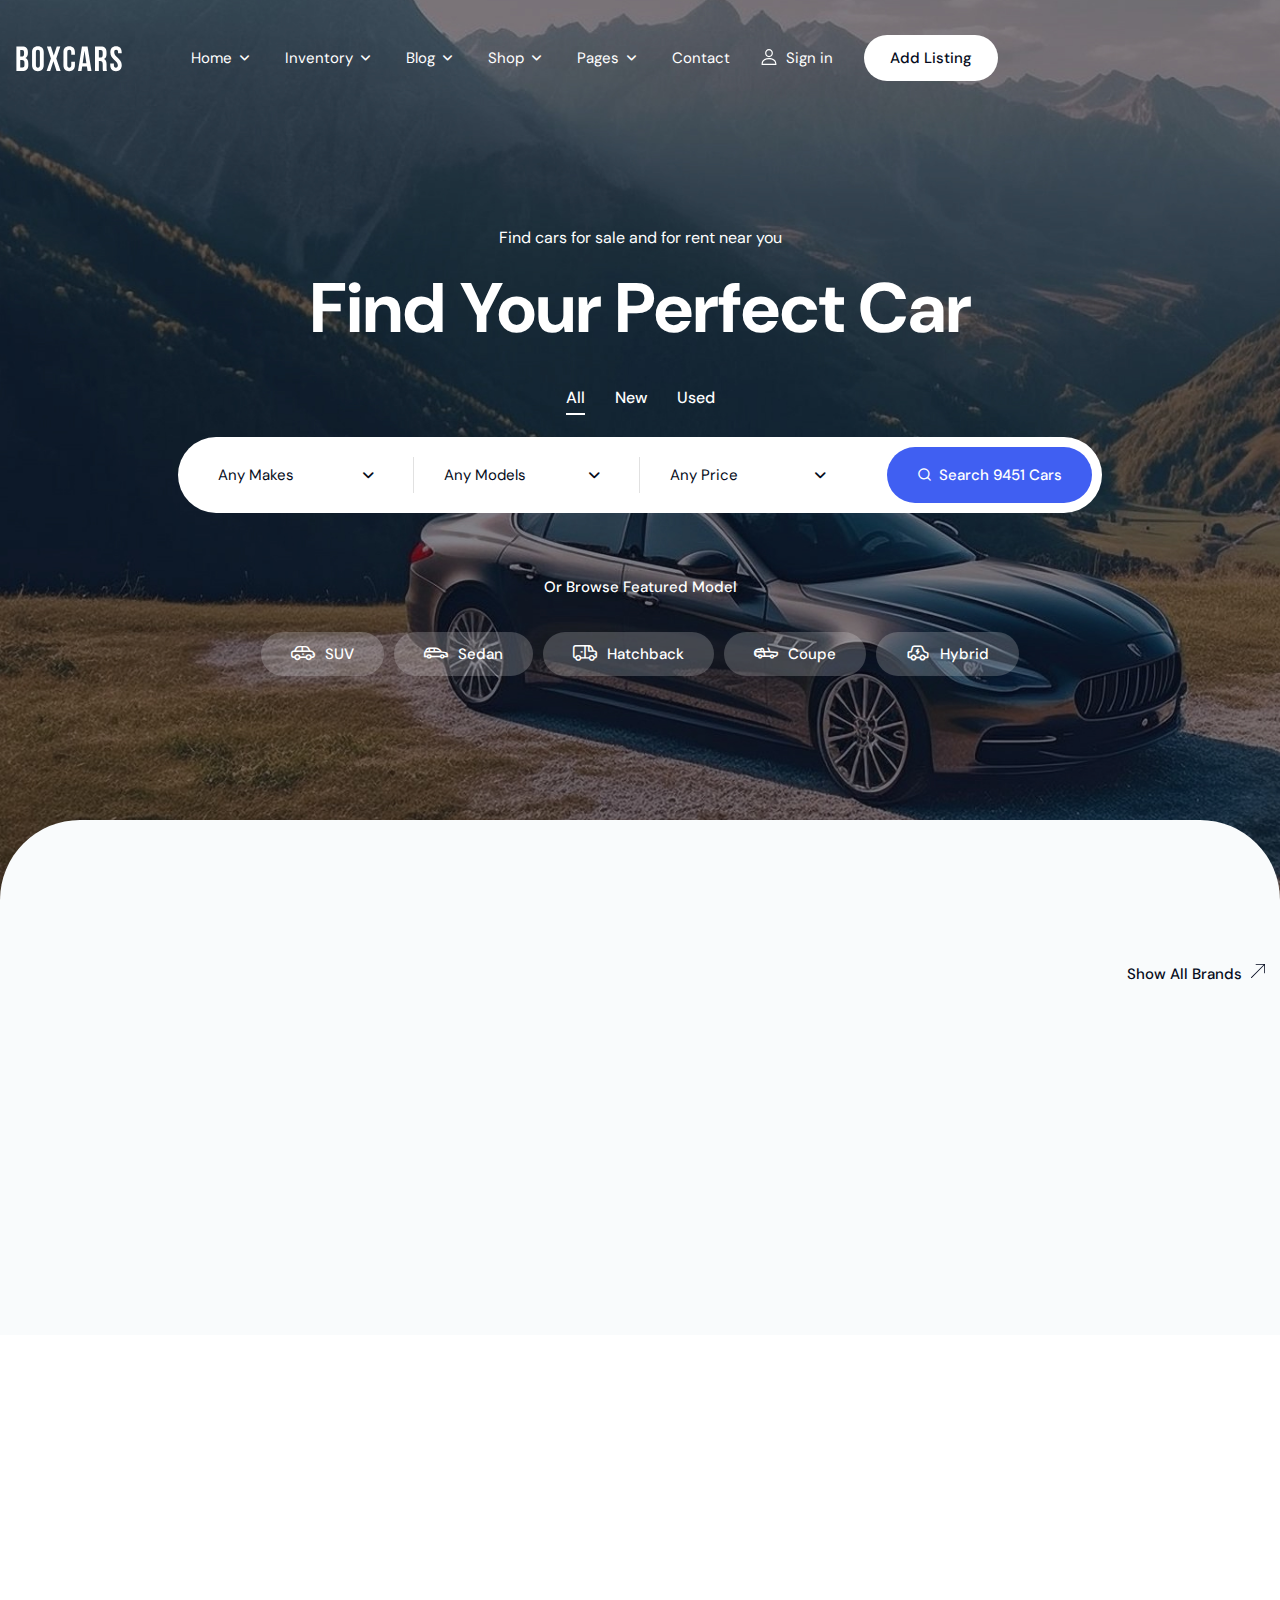
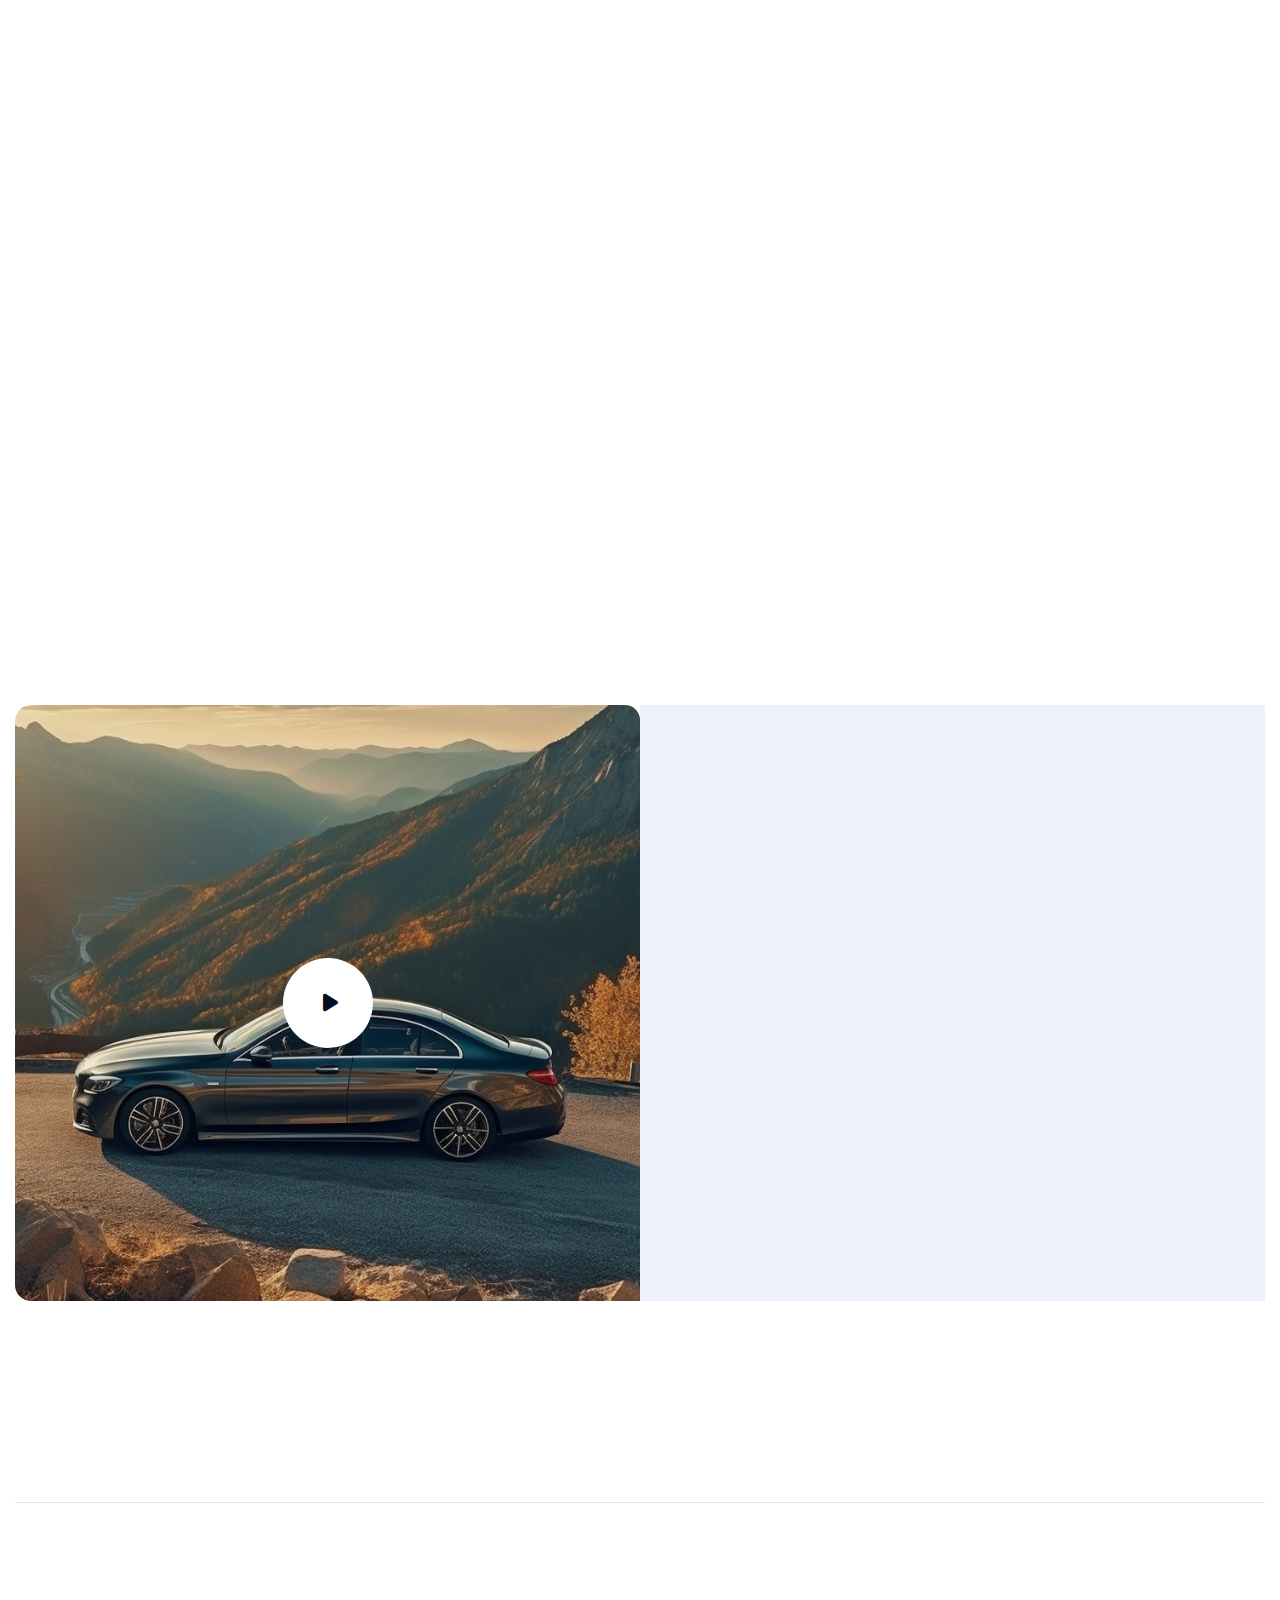
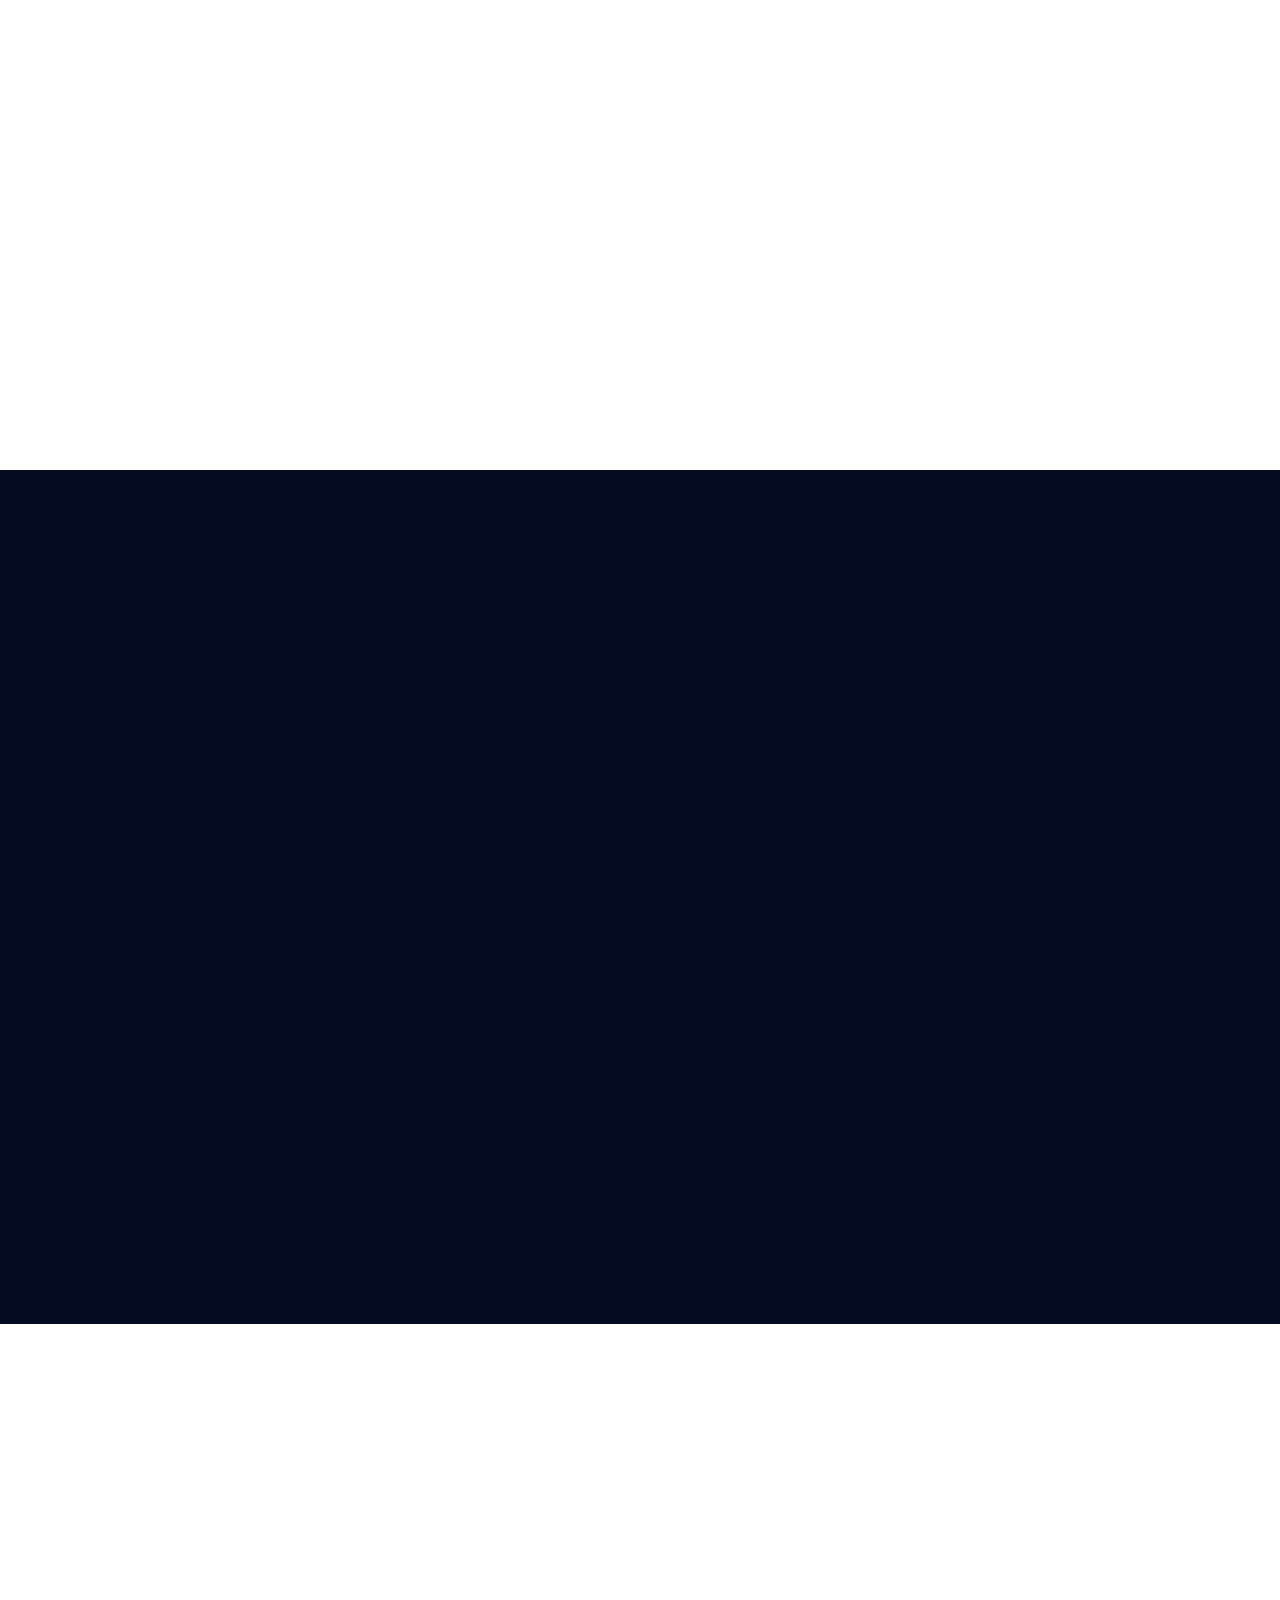
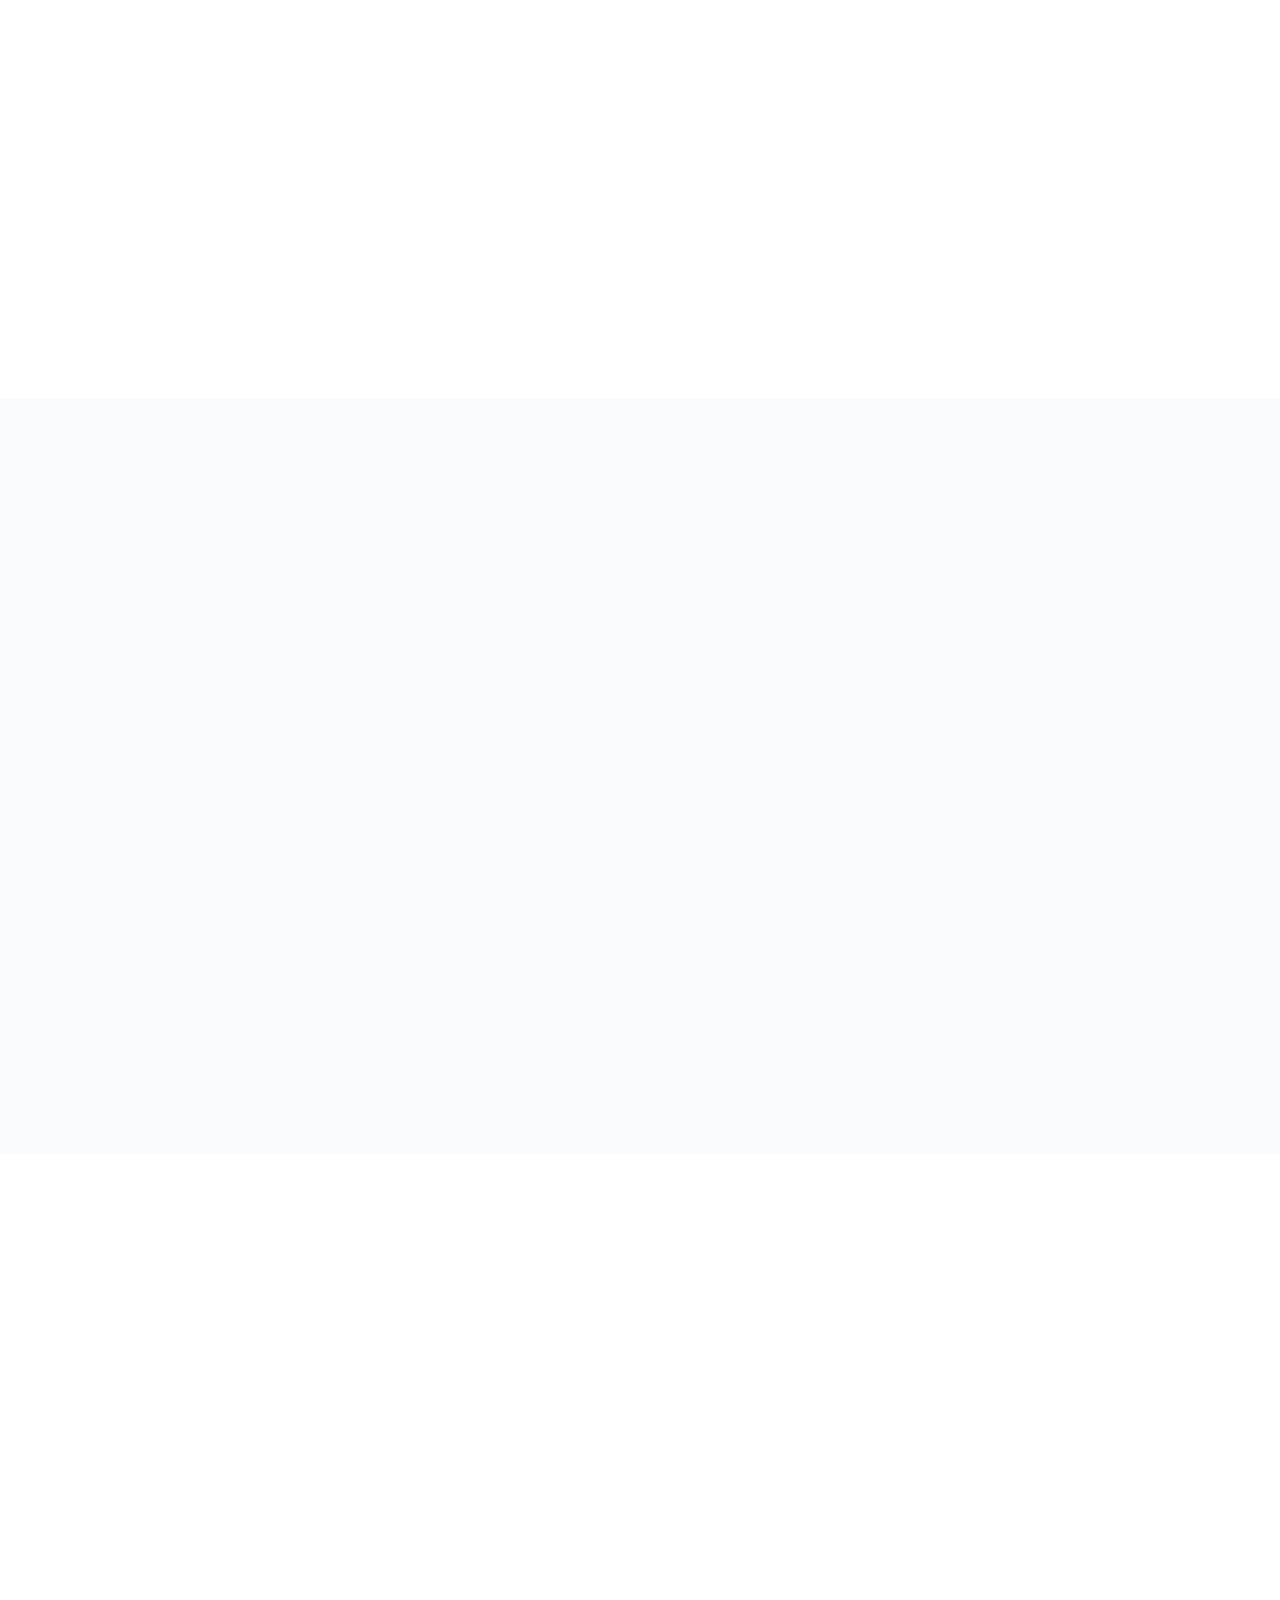
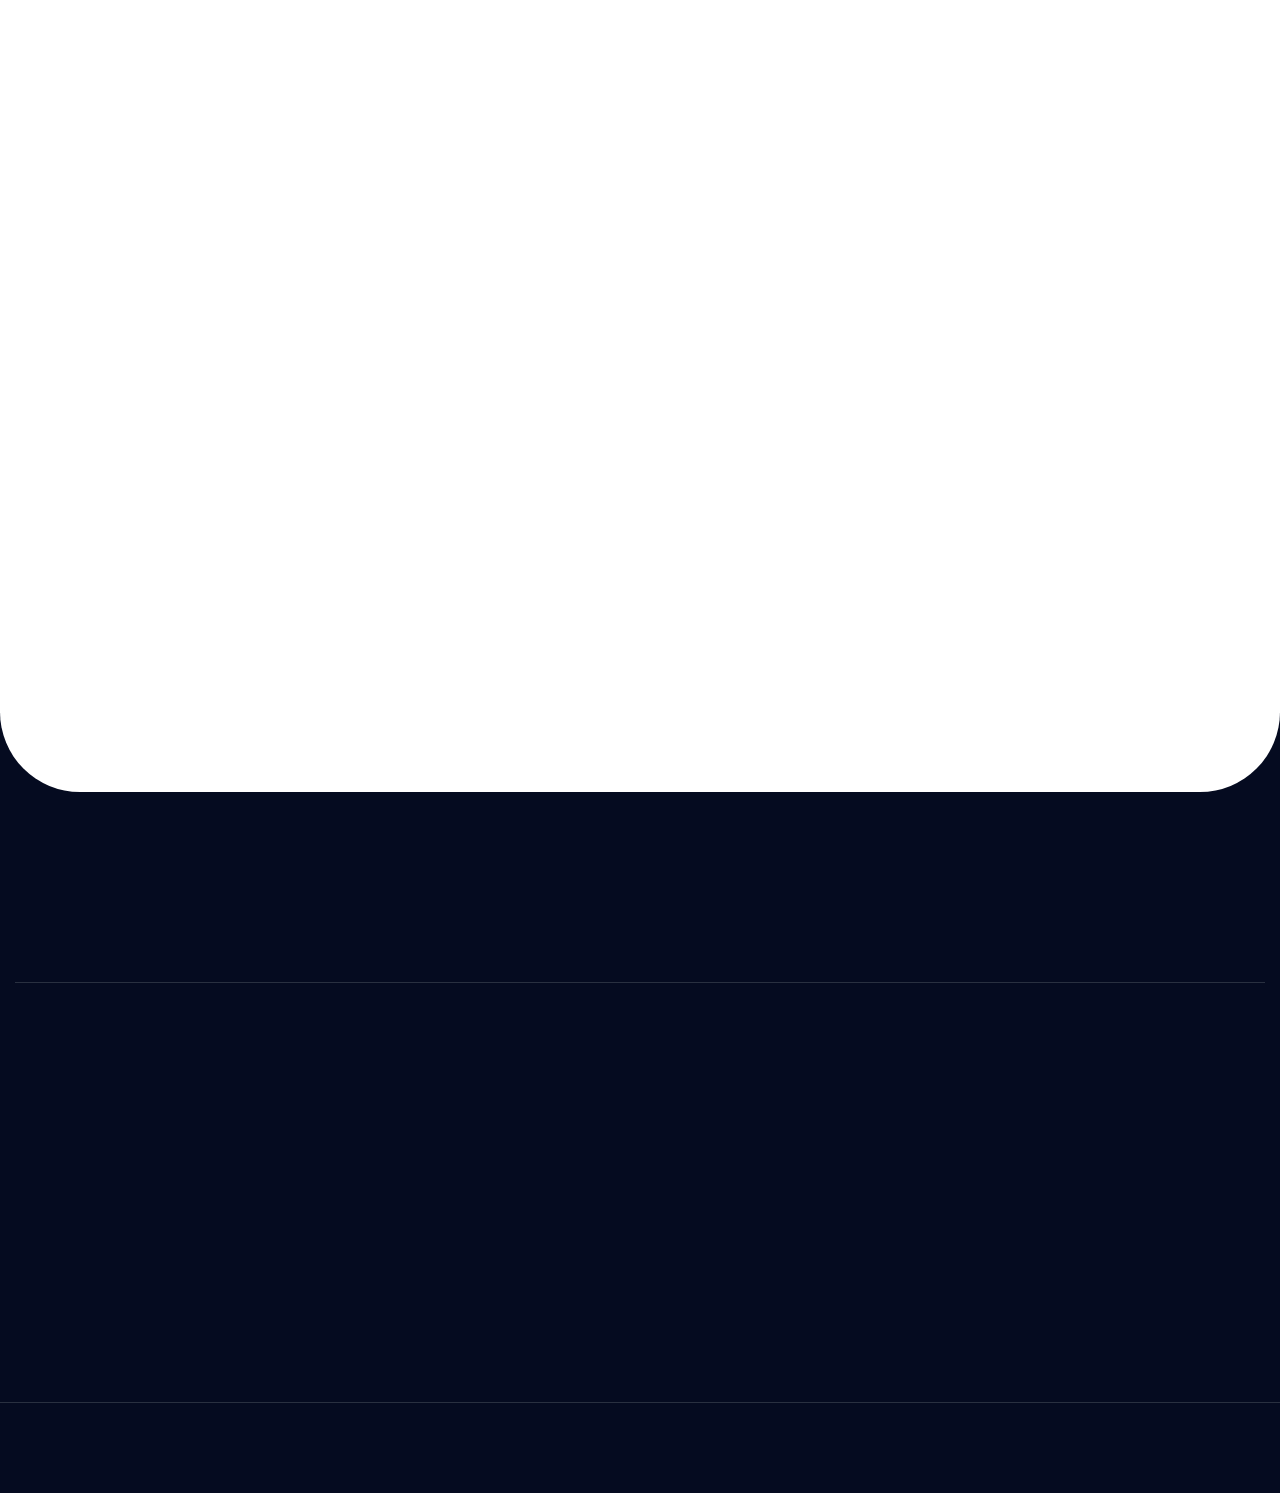
<file: themes/boxcar-html/index.html>
﻿<!DOCTYPE html>
<html lang="en">
<head>
<meta charset="utf-8">
<title>BOXCARS | HTML Template | Home Page 01</title>
<!-- Stylesheets -->
<link href="css/bootstrap.min.css" rel="stylesheet">
<link rel="stylesheet" type="text/css" href="css/slick-theme.css">
<link rel="stylesheet" type="text/css" href="css/slick.css">
<link href="css/mmenu.css" rel="stylesheet">
<link href="css/style.css" rel="stylesheet">

<link rel="shortcut icon" href="images/favicon.png" type="image/x-icon">
<link rel="icon" href="images/favicon.png" type="image/x-icon">
<!-- Responsive -->
<meta http-equiv="X-UA-Compatible" content="IE=edge">
<meta name="viewport" content="width=device-width, initial-scale=1.0, maximum-scale=1.0, user-scalable=0">
<!--[if lt IE 9]><script src="https://cdnjs.cloudflare.com/ajax/libs/html5shiv/3.7.3/html5shiv.js"></script><![endif]-->
<!--[if lt IE 9]><script src="js/respond.js"></script><![endif]-->
</head>

<body>

<div class="boxcar-wrapper">

    <!-- Main Header-->
	<header class="boxcar-header header-style-v1 header-default">
        <div class="header-inner">
            <div class="inner-container">
                <!-- Main box -->
                <div class="c-box">
                    <div class="logo-inner">
                        <div class="logo"><a href="index.html"><img src="images/logo.svg" alt="" title="Boxcar"></a></div>
                        <!-- <div class="search-btn">
                            <a href="#" class="search">
                                <span class="icon">
                                    <svg width="16" height="16" viewBox="0 0 16 16" fill="none" xmlns="http://www.w3.org/2000/svg">
                                        <path d="M7.29301 1.2876C3.9872 1.2876 1.29431 3.98048 1.29431 7.28631C1.29431 10.5921 3.9872 13.2902 7.29301 13.2902C8.70502 13.2902 10.0036 12.7954 11.03 11.9738L13.5287 14.4712C13.6548 14.5921 13.8232 14.6588 13.9979 14.657C14.1725 14.6552 14.3395 14.5851 14.4631 14.4617C14.5867 14.3382 14.6571 14.1713 14.6591 13.9967C14.6611 13.822 14.5947 13.6535 14.474 13.5272L11.9753 11.0285C12.7976 10.0006 13.293 8.69995 13.293 7.28631C13.293 3.98048 10.5988 1.2876 7.29301 1.2876ZM7.29301 2.62095C9.87824 2.62095 11.9584 4.70108 11.9584 7.28631C11.9584 9.87153 9.87824 11.9569 7.29301 11.9569C4.70778 11.9569 2.62764 9.87153 2.62764 7.28631C2.62764 4.70108 4.70778 2.62095 7.29301 2.62095Z" fill="white"/>
                                    </svg>   
                                </span>
                                 Search Cars eg. Audi Q7</a>
                        </div> -->
                        <div class="layout-search">
                            <div class="search-box">
                                <svg class="icon"  width="16" height="16" viewBox="0 0 16 16" fill="none" xmlns="http://www.w3.org/2000/svg">
                                    <path d="M7.29301 1.2876C3.9872 1.2876 1.29431 3.98048 1.29431 7.28631C1.29431 10.5921 3.9872 13.2902 7.29301 13.2902C8.70502 13.2902 10.0036 12.7954 11.03 11.9738L13.5287 14.4712C13.6548 14.5921 13.8232 14.6588 13.9979 14.657C14.1725 14.6552 14.3395 14.5851 14.4631 14.4617C14.5867 14.3382 14.6571 14.1713 14.6591 13.9967C14.6611 13.822 14.5947 13.6535 14.474 13.5272L11.9753 11.0285C12.7976 10.0006 13.293 8.69995 13.293 7.28631C13.293 3.98048 10.5988 1.2876 7.29301 1.2876ZM7.29301 2.62095C9.87824 2.62095 11.9584 4.70108 11.9584 7.28631C11.9584 9.87153 9.87824 11.9569 7.29301 11.9569C4.70778 11.9569 2.62764 9.87153 2.62764 7.28631C2.62764 4.70108 4.70778 2.62095 7.29301 2.62095Z" fill="white"/>
                                </svg>  
                                <input type="search" placeholder="Search Cars eg. Audi Q7" class="show-search" name="name" tabindex="2" value="" aria-required="true" required="">

                            </div>
                            <div class="box-content-search" id="box-content-search">
                                <ul class="box-car-search">
                                    <li><a href="inventory-page-single.html" class="car-search-item">
                                        <div class="box-img">
                                            <img src="images/resource/car-search.jpg" alt="img">
                                        </div>
                                        <div class="info">
                                            <p class="name">Audi, Q5 - 2023 C300e AMG Line Night Ed Premium Plus 5dr 9G-Tronic</p>
                                            <span class="price">$399</span>
                                        </div>
                                    </a></li>
                                    <li><a href="inventory-page-single.html" class="car-search-item">
                                        <div class="box-img">
                                            <img src="images/resource/car-search.jpg" alt="img">
                                        </div>
                                        <div class="info">
                                            <p class="name">Audi, Q5 - 2023 C300e AMG Line Night Ed Premium Plus 5dr 9G-Tronic</p>
                                            <span class="price">$399</span>
                                        </div>
                                    </a></li>
                                    <li><a href="inventory-page-single.html" class="car-search-item">
                                        <div class="box-img">
                                            <img src="images/resource/car-search.jpg" alt="img">
                                        </div>
                                        <div class="info">
                                            <p class="name">Audi, Q5 - 2023 C300e AMG Line Night Ed Premium Plus 5dr 9G-Tronic</p>
                                            <span class="price">$399</span>
                                        </div>
                                    </a></li>
                                    <li><a href="inventory-page-single.html" class="car-search-item">
                                        <div class="box-img">
                                            <img src="images/resource/car-search.jpg" alt="img">
                                        </div>
                                        <div class="info">
                                            <p class="name">Audi, Q5 - 2023 C300e AMG Line Night Ed Premium Plus 5dr 9G-Tronic</p>
                                            <span class="price">$399</span>
                                        </div>
                                    </a></li>
                                </ul>
                                <a href="inventory-page-single.html" class="btn-view-search">
                                    View Details  
                                    <svg width="14" height="14" viewBox="0 0 14 14" fill="none" xmlns="http://www.w3.org/2000/svg">
                                        <g clip-path="url(#clip0_3114_6864)">
                                        <path d="M13.6109 0H5.05533C4.84037 0 4.66643 0.173943 4.66643 0.388901C4.66643 0.603859 4.84037 0.777802 5.05533 0.777802H12.6721L0.113697 13.3362C-0.0382246 13.4881 -0.0382246 13.7342 0.113697 13.8861C0.18964 13.962 0.289171 14 0.388666 14C0.488161 14 0.587656 13.962 0.663635 13.8861L13.222 1.3277V8.94447C13.222 9.15943 13.3959 9.33337 13.6109 9.33337C13.8259 9.33337 13.9998 9.15943 13.9998 8.94447V0.388901C13.9998 0.173943 13.8258 0 13.6109 0Z" fill="#405FF2"/>
                                        </g>
                                        <defs>
                                        <clipPath id="clip0_3114_6864">
                                        <rect width="14" height="14" fill="white"/>
                                        </clipPath>
                                        </defs>
                                    </svg>
                                </a>
                            </div>
                        </div>
                    </div>

                    <!--Nav Box-->
                    <div class="nav-out-bar">    
                        <nav class="nav main-menu">
                            <ul class="navigation" id="navbar">
                                <li class="current-dropdown current"><span>Home <i class="fa-solid fa-angle-down"></i></span>
                                    <ul class="dropdown">
                                        <li><a href="index.html">Home 01</a></li>
                                        <li><a href="index-2.html">Home 02</a></li>
                                        <li><a href="index-3.html">Home 03</a></li>
                                        <li><a href="index-4.html">Home 04</a></li>
                                        <li><a href="index-5.html">Home 05</a></li>
                                        <li><a href="index-6.html">Home 06</a></li>
                                        <li><a href="index-7.html">Home 07</a></li>
                                        <li><a href="index-8.html">Home 08</a></li>
                                        <li><a href="index-9.html">Home 09</a></li>
                                        <li><a href="index-10.html">Home 10</a></li>
                                    </ul>
                                </li>
                                <li class="current-dropdown"><span>Inventory <i class="fa-solid fa-angle-down"></i></span>
                                    <div class="mega-menu">
                                        <div class="mega-column">
                                            <h3>Inventory List</h3>
                                            <ul>
                                                <li><a href="inventory-list-01.html" title="">Inventory List v1</a></li>
                                                <li><a href="inventory-list-02.html" title="">Inventory List v2</a></li>
                                                <li><a href="inventory-map-cards.html" title="">Map - Cards</a></li>
                                                <li><a href="inventory-map-rows.html" title="">Map - Rows</a></li>
                                                <li><a href="inventory-sidebar-rows.html" title="">Sidebar - Rows</a></li>
                                                <li><a href="inventory-sidebar-cards.html" title="">Sidebar - Cards</a></li>
                                                
                                            </ul>
                                        </div>
                                        <div class="mega-column">
                                            <h3>Inventory Single</h3>
                                            <ul>
                                                <li><a href="inventory-page-single.html" title="">Inventory Single v1</a></li>
                                                <li><a href="inventory-page-single-v2.html" title="">Inventory Single v2</a></li>
                                                <li><a href="inventory-page-single-v3.html" title="">Inventory Single v3</a></li>
                                                <li><a href="inventory-page-single-v4.html" title="">Inventory Single v4</a></li>
                                                <li><a href="inventory-page-single-v5.html" title="">Inventory Single v5</a></li>
                                            </ul>
                                        </div>
                                        <div class="mega-column">
                                            <h3>Popular Makes</h3>
                                            <ul>
                                                <li><a href="inventory-page-single.html" title="">Audi</a></li>
                                                <li><a href="inventory-page-single.html" title="">BMW</a></li>
                                                <li><a href="inventory-page-single.html" title="">Ford</a></li>
                                                <li><a href="inventory-page-single.html" title="">Honda</a></li>
                                                <li><a href="inventory-page-single.html" title="">Land Rover</a></li>
                                                <li><a href="inventory-page-single.html" title="">Mercedes-Benz</a></li>
                                            </ul>
                                        </div>
                                        <div class="mega-column">
                                            <h3>Type</h3>
                                            <ul>
                                                <li><a href="inventory-page-single.html" title="">Sedan</a></li>
                                                <li><a href="inventory-page-single.html" title="">SUVs</a></li>
                                                <li><a href="inventory-page-single.html" title="">Sport Coupe</a></li>
                                                <li><a href="inventory-page-single.html" title="">Convertible</a></li>
                                                <li><a href="inventory-page-single.html" title="">Wagon</a></li>
                                            </ul>
                                        </div>
                                    </div>
                                </li>
                                <li class="current-dropdown"><span>Blog <i class="fa-solid fa-angle-down"></i></span>
                                    <ul class="dropdown">
                                        <li><a href="blog-list-01.html">Blog List 01</a></li>
                                        <li><a href="blog-list-02.html">Blog List 02</a></li>
                                        <li><a href="blog-list-03.html">Blog List 03</a></li>
                                        <li><a href="blog-single.html">Blog Single</a></li>
                                    </ul>
                                </li>
                                <li class="current-dropdown"><span>Shop <i class="fa-solid fa-angle-down"></i></span>
                                    <ul class="dropdown">
                                        <li><a href="shop-list.html">Shop List</a></li>
                                        <li><a href="shop-single.html">Shop Single</a></li>
                                        <li><a href="cart.html">Cart</a></li>
                                        <li><a href="checkout.html">Checkout</a></li>
                                    </ul>
                                </li>
                                <li class="current-dropdown right-one"><span>Pages <i class="fa-solid fa-angle-down"></i></span>
                                    <ul class="dropdown">
                                        <li class="nav-sub"><a href="index.html#">Dashboard <i class="fa fa-angle-right"></i></a>
                                            <ul class="dropdown deep subnav-menu">
                                                <li><a href="dashboard.html" title="">Dashboard</a></li>
                                                <li><a href="my-listings.html" title="">My Listings</a></li>
                                                <li><a href="add-listings.html" title="">Add Listings</a></li>
                                                <li><a href="favorite.html" title="">Favorites</a></li>
                                                <li><a href="saved.html" title="">Saved Search</a></li>
                                                <li><a href="messages.html" title="">Messages</a></li>
                                                <li><a href="profile.html" title="">Profile</a></li>
                                            </ul>
                                        </li>
                                        <li><a href="about.html">About</a></li>
                                        <li><a href="contact.html">Services</a></li>
                                        <li><a href="login.html">Login</a></li>
                                        <li><a href="faq.html">FAQs</a></li>
                                        <li><a href="pricing.html">Pricing</a></li>
                                        <li><a href="terms.html">Terms</a></li>
                                        <li><a href="team-list.html">Team List</a></li>
                                        <li><a href="team-single.html">Team Single</a></li>
                                        <li><a href="dealer.html">Dealer List</a></li>
                                        <li><a href="dealer-single.html">Dealer Single</a></li>
                                        <li><a href="loan-calculator.html">Loan Calculator</a></li>
                                        <li><a href="compare.html">Compare</a></li>
                                        <li><a href="404.html">404</a></li>
                                        <li><a href="invoice.html">Invoice</a></li>
                                        <li><a href="ui-elements.html">UI Elements</a></li>

                                    </ul>
                                </li>
                                <li><a href="contact.html">Contact</a>
                                </li>
                            </ul>
                        </nav>
                        <!-- Main Menu End-->
                    </div>

                    <div class="right-box">
                        <a href="login.html" title="" class="box-account"> 
                            <span class="icon">
                                <svg width="16" height="16" viewBox="0 0 16 16" fill="none" xmlns="http://www.w3.org/2000/svg">
                                    <g clip-path="url(#clip0_147_6490)">
                                    <path d="M7.99998 9.01221C3.19258 9.01221 0.544983 11.2865 0.544983 15.4161C0.544983 15.7386 0.806389 16.0001 1.12892 16.0001H14.871C15.1935 16.0001 15.455 15.7386 15.455 15.4161C15.455 11.2867 12.8074 9.01221 7.99998 9.01221ZM1.73411 14.8322C1.9638 11.7445 4.06889 10.1801 7.99998 10.1801C11.9311 10.1801 14.0362 11.7445 14.2661 14.8322H1.73411Z" fill="white"/>
                                    <path d="M7.99999 0C5.79171 0 4.12653 1.69869 4.12653 3.95116C4.12653 6.26959 5.86415 8.15553 7.99999 8.15553C10.1358 8.15553 11.8735 6.26959 11.8735 3.95134C11.8735 1.69869 10.2083 0 7.99999 0ZM7.99999 6.98784C6.50803 6.98784 5.2944 5.62569 5.2944 3.95134C5.2944 2.3385 6.43231 1.16788 7.99999 1.16788C9.54259 1.16788 10.7056 2.36438 10.7056 3.95134C10.7056 5.62569 9.49196 6.98784 7.99999 6.98784Z" fill="white"/>
                                    </g>
                                    <defs>
                                    <clipPath id="clip0_147_6490">
                                    <rect width="16" height="16" fill="white"/>
                                    </clipPath>
                                    </defs>
                                </svg>
                            </span>
                              Sign in</a>
                        <div class="btn">
                            <a href="add-listings.html" class="header-btn-two">Add Listing</a>
                        </div>
                        <div class="mobile-navigation">
                            <a href="index.html#nav-mobile" title="">
                               <!-- <i class="fa fa-bars"></i> -->
                               <svg width="22" height="11" viewBox="0 0 22 11" fill="none" xmlns="http://www.w3.org/2000/svg">
                                <rect width="22" height="2" fill="white"/>
                                <rect y="9" width="22" height="2" fill="white"/>
                                </svg>
                                
                            </a>
                        </div>
                    </div>
                </div>
                <!-- Mobile Menu  -->
            </div>
        </div>

        <!-- Header Search -->
        <div class="search-popup">
            <span class="search-back-drop"></span>
            <button class="close-search"><span class="fa fa-times"></span></button>
        
            <div class="search-inner">
                <form method="post" action="index.html">
                    <div class="form-group">
                        <input type="search" name="search-field" value="" placeholder="Search..." required="">
                        <button type="submit"><i class="fa fa-search"></i></button>
                    </div>
                </form>
            </div>
        </div>
        <!-- End Header Search -->

        <div id="nav-mobile"></div>
	</header>
    <!-- End header-section -->

    <!-- BANNER SECTION -->
    <section class="boxcar-banner-section-v1">
        <div class="container">
            <div class="banner-content">
                <span class="wow fadeInUp">Find cars for sale and for rent near you</span>
                <h2 class="wow fadeInUp" data-wow-delay="100ms">Find Your Perfect Car</h2>
                <div class="form-tabs">
                    <ul class="form-tabs-list wow fadeInUp" data-wow-delay="200ms">
                        <li class="current" data-tab="tab-1">All</li>
                        <li data-tab="tab-2">New</li>
                        <li data-tab="tab-3">Used</li>
                    </ul>
                    <div class="form-tab-content">
                        <div class="form-tab-content wow fadeInUp" data-wow-delay="300ms">
                            <div class="form-tab-pane current" id="tab-1">
                                <form>
                                    <div class="form_boxes line-r">
                                        <div class="drop-menu">
                                            <div class="select">
                                                <span>Any Makes</span>
                                                <i class="fa fa-angle-down"></i>
                                            </div>
                                            <input type="hidden" name="gender">
                                            <ul class="dropdown" style="display: none;">
                                                <li>Audi</li>
                                                <li>Honda</li>
                                            </ul>
                                        </div>
                                    </div>
                                    <div class="form_boxes line-r">
                                        <div class="drop-menu">
                                            <div class="select">
                                                <span>Any Models</span>
                                                <i class="fa fa-angle-down"></i>
                                            </div>
                                            <input type="hidden" name="gender">
                                            <ul class="dropdown" style="display: none;">
                                                <li>A3</li>
                                                <li>Accord</li>
                                            </ul>
                                        </div>
                                    </div>
                                    <div class="form_boxes">
                                        <div class="drop-menu">
                                            <div class="select">
                                                <span>Any Price</span>
                                                <i class="fa fa-angle-down"></i>
                                            </div>
                                            <input type="hidden" name="gender">
                                            <ul class="dropdown" style="display: none;">
                                                <li>200$</li>
                                                <li>300$</li>
                                            </ul>
                                        </div>
                                    </div>
                                    <div class="form-submit">
                                        <button type="submit" formaction="https://creativelayers.net/themes/boxcar-html/inventory-list-01.html" class="theme-btn"><i class="flaticon-search"></i>Search 9451 Cars</button>
                                    </div>
                                </form>
                            </div>
                            <div class="form-tab-pane" id="tab-2">
                                <form>
                                    <div class="form_boxes line-r">
                                        <div class="drop-menu">
                                            <div class="select">
                                                <span>Any Makes</span>
                                                <i class="fa fa-angle-down"></i>
                                            </div>
                                            <input type="hidden" name="gender">
                                            <ul class="dropdown" style="display: none;">
                                                <li>Audi</li>
                                                <li>Honda</li>
                                            </ul>
                                        </div>
                                    </div>
                                    <div class="form_boxes line-r">
                                        <div class="drop-menu">
                                            <div class="select">
                                                <span>Any Models</span>
                                                <i class="fa fa-angle-down"></i>
                                            </div>
                                            <input type="hidden" name="gender">
                                            <ul class="dropdown" style="display: none;">
                                                <li>A3</li>
                                                <li>Accord</li>
                                            </ul>
                                        </div>
                                    </div>
                                    <div class="form_boxes">
                                        <div class="drop-menu">
                                            <div class="select">
                                                <span>Any Price</span>
                                                <i class="fa fa-angle-down"></i>
                                            </div>
                                            <input type="hidden" name="gender">
                                            <ul class="dropdown" style="display: none;">
                                                <li>200$</li>
                                                <li>300$</li>
                                            </ul>
                                        </div>
                                    </div>
                                    <div class="form-submit">
                                        <button type="submit" class="theme-btn">Search 9451 Cars</button>
                                    </div>
                                </form>
                            </div>
                            <div class="form-tab-pane" id="tab-3">
                                <form>
                                    <div class="form_boxes line-r">
                                        <div class="drop-menu">
                                            <div class="select">
                                                <span>Any Makes</span>
                                                <i class="fa fa-angle-down"></i>
                                            </div>
                                            <input type="hidden" name="gender">
                                            <ul class="dropdown" style="display: none;">
                                                <li>Audi</li>
                                                <li>Honda</li>
                                            </ul>
                                        </div>
                                    </div>
                                    <div class="form_boxes line-r">
                                        <div class="drop-menu">
                                            <div class="select">
                                                <span>Any Models</span>
                                                <i class="fa fa-angle-down"></i>
                                            </div>
                                            <input type="hidden" name="gender">
                                            <ul class="dropdown" style="display: none;">
                                                <li>A3</li>
                                                <li>Accord</li>
                                            </ul>
                                        </div>
                                    </div>
                                    <div class="form_boxes">
                                        <div class="drop-menu">
                                            <div class="select">
                                                <span>Any Price</span>
                                                <i class="fa fa-angle-down"></i>
                                            </div>
                                            <input type="hidden" name="gender">
                                            <ul class="dropdown" style="display: none;">
                                                <li>200$</li>
                                                <li>300$</li>
                                            </ul>
                                        </div>
                                    </div>
                                    <div class="form-submit">
                                        <button type="submit" class="theme-btn">Search 9451 Cars</button>
                                    </div>
                                </form>
                            </div>
                        </div>
                        <span class="wow fadeInUp" data-wow-delay="400ms">Or Browse Featured Model</span>
                        <ul class="model-links">
                            <li>
                                <a href="index.html#" title="">
                                    <i class="flaticon-car"></i>
                                    SUV
                                </a>
                            </li>
                            <li>
                                <a href="index.html#" title="">
                                    <i class="flaticon-car-1"></i>
                                    Sedan
                                </a>
                            </li>
                            <li>
                                <a href="index.html#" title="">
                                    <i class="flaticon-van"></i>
                                    Hatchback
                                </a>
                            </li>
                            <li>
                                <a href="index.html#" title="">
                                    <i class="flaticon-convertible-car"></i>
                                    Coupe
                                </a>
                            </li>
                            <li>
                                <a href="index.html#" title="">
                                    <i class="flaticon-electric-car-1"></i>
                                    Hybrid
                                </a>
                            </li>
                        </ul>
                    </div>
                </div>
            </div>
        </div>
    </section>
    <!-- BANNER SECTION END -->

    <!-- brand section -->
    <section class="boxcar-brand-section section-radius-top bg-1">
        <div class="boxcar-container">
            <div class="boxcar-title">
                <h2 class="wow fadeInUp">Explore Our Premium Brands</h2>
                <a href="inventory-list-01.html" class="btn-title">Show All Brands<svg xmlns="http://www.w3.org/2000/svg" width="14" height="14" viewbox="0 0 14 14" fill="none"><g clip-path="url(#clip0_601_3199)"><path d="M13.6109 0H5.05533C4.84037 0 4.66643 0.173943 4.66643 0.388901C4.66643 0.603859 4.84037 0.777802 5.05533 0.777802H12.6721L0.113697 13.3362C-0.0382246 13.4881 -0.0382246 13.7342 0.113697 13.8861C0.18964 13.962 0.289171 14 0.388666 14C0.488161 14 0.587656 13.962 0.663635 13.8861L13.222 1.3277V8.94447C13.222 9.15943 13.3959 9.33337 13.6109 9.33337C13.8259 9.33337 13.9998 9.15943 13.9998 8.94447V0.388901C13.9998 0.173943 13.8258 0 13.6109 0Z" fill="#050B20"></path></g><defs><clippath id="clip0_601_3199"><rect width="14" height="14" fill="white"></rect></clippath></defs></svg></a>
            </div>
            <div class="row">
                <!-- cars-block -->
                <div class="cars-block style-1 col-lg-2 col-md-6 col-sm-6">
                    <div class="inner-box wow fadeInUp">
                        <div class="image-box">
                            <figure class="image"><a href="inventory-list-01.html"><img src="images/resource/brand-1.png" alt=""></a></figure>
                        </div>
                        <div class="content-box">
                            <h6 class="title"><a href="inventory-list-01.html">Audi</a></h6>
                        </div>
                    </div>
                </div>
                <!-- cars-block -->
                <div class="cars-block style-1 col-lg-2 col-md-6 col-sm-6">
                    <div class="inner-box wow fadeInUp" data-wow-delay="100ms">
                        <div class="image-box">
                            <figure class="image"><a href="inventory-list-01.html"><img src="images/resource/brand-2.png" alt=""></a></figure>
                        </div>
                        <div class="content-box">
                            <h6 class="title"><a href="inventory-list-01.html">BMW</a></h6>
                        </div>
                    </div>
                </div>
                <!-- cars-block -->
                <div class="cars-block style-1 col-lg-2 col-md-6 col-sm-6">
                    <div class="inner-box wow fadeInUp" data-wow-delay="200ms">
                        <div class="image-box">
                            <figure class="image"><a href="inventory-list-01.html"><img src="images/resource/brand-3.png" alt=""></a></figure>
                        </div>
                        <div class="content-box">
                            <h6 class="title"><a href="inventory-list-01.html">ford</a></h6>
                        </div>
                    </div>
                </div>
                <!-- cars-block -->
                <div class="cars-block style-1 col-lg-2 col-md-6 col-sm-6">
                    <div class="inner-box wow fadeInUp" data-wow-delay="300ms">
                        <div class="image-box">
                            <figure class="image"><a href="inventory-list-01.html"><img src="images/resource/brand-4.png" alt=""></a></figure>
                        </div>
                        <div class="content-box">
                            <h6 class="title"><a href="inventory-list-01.html">Mercedes Benz</a></h6>
                        </div>
                    </div>
                </div>
                <!-- cars-block -->
                <div class="cars-block style-1 col-lg-2 col-md-6 col-sm-6">
                    <div class="inner-box wow fadeInUp" data-wow-delay="400ms">
                        <div class="image-box">
                            <figure class="image"><a href="inventory-list-01.html"><img src="images/resource/brand-5.png" alt=""></a></figure>
                        </div>
                        <div class="content-box">
                            <h6 class="title"><a href="inventory-list-01.html">Peugeot</a></h6>
                        </div>
                    </div>
                </div>
                <!-- cars-block -->
                <div class="cars-block style-1 col-lg-2 col-md-6 col-sm-6">
                    <div class="inner-box wow fadeInUp" data-wow-delay="500ms">
                        <div class="image-box">
                            <figure class="image"><a href="inventory-list-01.html"><img src="images/resource/brand-6.png" alt=""></a></figure>
                        </div>
                        <div class="content-box">
                            <h6 class="title"><a href="inventory-list-01.html">Volkswagen</a></h6>
                        </div>
                    </div>
                </div>
            </div>
        </div>
    </section>
    <!-- End brand section -->

    <!-- cars-section-three -->
    <section class="cars-section-three">
        <div class="boxcar-container">
            <div class="boxcar-title wow fadeInUp">
                <h2>Explore All Vehicles</h2>
                <a href="inventory-list-01.html" class="btn-title">View All<svg xmlns="http://www.w3.org/2000/svg" width="14" height="14" viewbox="0 0 14 14" fill="none">
                    <g clip-path="url(#clip0_601_243)">
                    <path d="M13.6109 0H5.05533C4.84037 0 4.66643 0.173943 4.66643 0.388901C4.66643 0.603859 4.84037 0.777802 5.05533 0.777802H12.6721L0.113697 13.3362C-0.0382246 13.4881 -0.0382246 13.7342 0.113697 13.8861C0.18964 13.962 0.289171 14 0.388666 14C0.488161 14 0.587656 13.962 0.663635 13.8861L13.222 1.3277V8.94447C13.222 9.15943 13.3959 9.33337 13.6109 9.33337C13.8259 9.33337 13.9998 9.15943 13.9998 8.94447V0.388901C13.9998 0.173943 13.8258 0 13.6109 0Z" fill="#050B20"></path>
                    </g>
                    <defs>
                    <clippath id="clip0_601_243">
                    <rect width="14" height="14" fill="white"></rect>
                    </clippath>
                    </defs>
                    </svg>
                </a>
            </div>
            <nav class="wow fadeInUp" data-wow-delay="100ms">
                <div class="nav nav-tabs" id="nav-tab" role="tablist">
                    <button class="nav-link active" id="nav-home-tab" data-bs-toggle="tab" data-bs-target="#nav-home" type="button" role="tab" aria-controls="nav-home" aria-selected="true">New cars</button>
                    <button class="nav-link" id="nav-profile-tab" data-bs-toggle="tab" data-bs-target="#nav-profile" type="button" role="tab" aria-controls="nav-profile" aria-selected="false">Used Cars</button>
                    <button class="nav-link" id="nav-contact-tab" data-bs-toggle="tab" data-bs-target="#nav-contact" type="button" role="tab" aria-controls="nav-contact" aria-selected="false">In Stock</button>
                </div>
            </nav>
        </div>
        
        <div class="tab-content wow fadeInUp" data-wow-delay="200ms" id="nav-tabContent">
            <div class="tab-pane fade show active" id="nav-home" role="tabpanel" aria-labelledby="nav-home-tab">
                <div class="row car-slider-three slider-layout-1" data-preview="4.8">
                    <!-- car-block-three -->
                    <div class="box-car car-block-three col-lg-3 col-md-6 col-sm-12">
                        <div class="inner-box">
                            <div class="image-box">
                                <div class="slider-thumb">
                                    <div class="image"><a href="index.html#"><img src="images/resource/shop3-1.jpg" alt=""></a></div>
                                    <div class="image"><a href="index.html#"><img src="images/resource/shop3-2.jpg" alt=""></a></div>
                                    <div class="image"><a href="index.html#"><img src="images/resource/shop3-3.jpg" alt=""></a></div>
                                </div>
                                <span>Low Mileage</span>
                                <a href="index.html#" title="" class="icon-box">
                                    <svg xmlns="http://www.w3.org/2000/svg" width="12" height="12" viewbox="0 0 12 12" fill="none">
                                        <g clip-path="url(#clip0_601_1274)">
                                        <path d="M9.39062 12C9.15156 12 8.91671 11.9312 8.71128 11.8009L6.11794 10.1543C6.04701 10.1091 5.95296 10.1096 5.88256 10.1543L3.28869 11.8009C2.8048 12.1082 2.13755 12.0368 1.72722 11.6454C1.47556 11.4047 1.33685 11.079 1.33685 10.728V1.2704C1.33738 0.570053 1.90743 0 2.60778 0H9.39272C10.0931 0 10.6631 0.570053 10.6631 1.2704V10.728C10.6631 11.4294 10.0925 12 9.39062 12ZM6.00025 9.06935C6.24193 9.06935 6.47783 9.13765 6.68169 9.26743L9.27503 10.9135C9.31233 10.9371 9.35069 10.9487 9.39114 10.9487C9.48046 10.9487 9.61286 10.8788 9.61286 10.728V1.2704C9.61233 1.14956 9.51356 1.05079 9.39272 1.05079H2.60778C2.48642 1.05079 2.38817 1.14956 2.38817 1.2704V10.728C2.38817 10.7911 2.41023 10.8436 2.45384 10.8851C2.52582 10.9539 2.63563 10.9708 2.72599 10.9135L5.31934 9.2669C5.52267 9.13765 5.75857 9.06935 6.00025 9.06935Z" fill="black"></path>
                                        </g>
                                        <defs>
                                        <clippath id="clip0_601_1274">
                                        <rect width="12" height="12" fill="white"></rect>
                                        </clippath>
                                        </defs>
                                    </svg>
                                </a>
                            </div>
                            <div class="content-box">
                                <h6 class="title"><a href="inventory-page-single-v2.html">Mercedes-Benz, C Class</a></h6>
                                <div class="text">2023 C300e AMG Line Night Ed Premiu...</div>
                                <ul>
                                    <li><i class="flaticon-gasoline-pump"></i>72,925 miles</li>
                                    <li><i class="flaticon-speedometer"></i>Petrol</li>
                                    <li><i class="flaticon-gearbox"></i>Automatic</li>
                                </ul>
                                <div class="btn-box">
                                    <span>$789</span>
                                    <small>$399</small>
                                    <a href="index.html#" class="details">View Details<svg xmlns="http://www.w3.org/2000/svg" width="14" height="14" viewbox="0 0 14 14" fill="none">
                                        <g clip-path="url(#clip0_601_4346)">
                                        <path d="M13.6109 0H5.05533C4.84037 0 4.66643 0.173943 4.66643 0.388901C4.66643 0.603859 4.84037 0.777802 5.05533 0.777802H12.6721L0.113697 13.3362C-0.0382246 13.4881 -0.0382246 13.7342 0.113697 13.8861C0.18964 13.962 0.289171 14 0.388666 14C0.488161 14 0.587656 13.962 0.663635 13.8861L13.222 1.3277V8.94447C13.222 9.15943 13.3959 9.33337 13.6109 9.33337C13.8259 9.33337 13.9998 9.15943 13.9998 8.94447V0.388901C13.9998 0.173943 13.8258 0 13.6109 0Z" fill="#405FF2"></path>
                                        </g>
                                        <defs>
                                        <clippath id="clip0_601_4346">
                                        <rect width="14" height="14" fill="white"></rect>
                                        </clippath>
                                        </defs>
                                        </svg>
                                    </a>
                                </div>
                            </div>
                        </div>
                    </div>
                    <!-- car-block-three -->
                    <div class="box-car car-block-three col-lg-3 col-md-6 col-sm-12">
                        <div class="inner-box">
                            <div class="image-box">
                                <div class="slider-thumb">
                                    <figure class="image"><a href="index.html#"><img src="images/resource/shop3-2.jpg" alt=""></a></figure>
                                    <figure class="image"><a href="index.html#"><img src="images/resource/shop3-3.jpg" alt=""></a></figure>
                                    <figure class="image"><a href="index.html#"><img src="images/resource/shop3-1.jpg" alt=""></a></figure>

                                </div>
                                <a href="index.html#" title="" class="icon-box">
                                    <svg xmlns="http://www.w3.org/2000/svg" width="12" height="12" viewbox="0 0 12 12" fill="none">
                                        <g clip-path="url(#clip0_601_1274)">
                                        <path d="M9.39062 12C9.15156 12 8.91671 11.9312 8.71128 11.8009L6.11794 10.1543C6.04701 10.1091 5.95296 10.1096 5.88256 10.1543L3.28869 11.8009C2.8048 12.1082 2.13755 12.0368 1.72722 11.6454C1.47556 11.4047 1.33685 11.079 1.33685 10.728V1.2704C1.33738 0.570053 1.90743 0 2.60778 0H9.39272C10.0931 0 10.6631 0.570053 10.6631 1.2704V10.728C10.6631 11.4294 10.0925 12 9.39062 12ZM6.00025 9.06935C6.24193 9.06935 6.47783 9.13765 6.68169 9.26743L9.27503 10.9135C9.31233 10.9371 9.35069 10.9487 9.39114 10.9487C9.48046 10.9487 9.61286 10.8788 9.61286 10.728V1.2704C9.61233 1.14956 9.51356 1.05079 9.39272 1.05079H2.60778C2.48642 1.05079 2.38817 1.14956 2.38817 1.2704V10.728C2.38817 10.7911 2.41023 10.8436 2.45384 10.8851C2.52582 10.9539 2.63563 10.9708 2.72599 10.9135L5.31934 9.2669C5.52267 9.13765 5.75857 9.06935 6.00025 9.06935Z" fill="black"></path>
                                        </g>
                                        <defs>
                                        <clippath id="clip0_601_1274">
                                        <rect width="12" height="12" fill="white"></rect>
                                        </clippath>
                                        </defs>
                                    </svg>
                                </a>
                            </div>
                            <div class="content-box">
                                <h6 class="title"><a href="inventory-page-single-v3.html">Mercedes-Benz, C Class</a></h6>
                                <div class="text">2023 C300e AMG Line Night Ed Premiu...</div>
                                <ul>
                                    <li><i class="flaticon-gasoline-pump"></i>72,925 miles</li>
                                    <li><i class="flaticon-speedometer"></i>Petrol</li>
                                    <li><i class="flaticon-gearbox"></i>Automatic</li>
                                </ul>
                                <div class="btn-box">
                                    <span>$789</span>
                                    <small>$399</small>
                                    <a href="index.html#" class="details">View Details<svg xmlns="http://www.w3.org/2000/svg" width="14" height="14" viewbox="0 0 14 14" fill="none">
                                        <g clip-path="url(#clip0_601_4346)">
                                        <path d="M13.6109 0H5.05533C4.84037 0 4.66643 0.173943 4.66643 0.388901C4.66643 0.603859 4.84037 0.777802 5.05533 0.777802H12.6721L0.113697 13.3362C-0.0382246 13.4881 -0.0382246 13.7342 0.113697 13.8861C0.18964 13.962 0.289171 14 0.388666 14C0.488161 14 0.587656 13.962 0.663635 13.8861L13.222 1.3277V8.94447C13.222 9.15943 13.3959 9.33337 13.6109 9.33337C13.8259 9.33337 13.9998 9.15943 13.9998 8.94447V0.388901C13.9998 0.173943 13.8258 0 13.6109 0Z" fill="#405FF2"></path>
                                        </g>
                                        <defs>
                                        <clippath id="clip0_601_4346">
                                        <rect width="14" height="14" fill="white"></rect>
                                        </clippath>
                                        </defs>
                                        </svg>
                                    </a>
                                </div>
                            </div>
                        </div>
                    </div>
                    <!-- car-block-three -->
                    <div class="box-car car-block-three col-lg-3 col-md-6 col-sm-12">
                        <div class="inner-box">
                            <div class="image-box two">
                                <div class="slider-thumb">
                                    <div class="image"><a href="index.html#"><img src="images/resource/shop3-3.jpg" alt=""></a></div>
                                    <div class="image"><a href="index.html#"><img src="images/resource/shop3-2.jpg" alt=""></a></div>
                                    <div class="image"><a href="index.html#"><img src="images/resource/shop3-1.jpg" alt=""></a></div>
                                </div>
                                <span>Great Price</span>
                                <a href="index.html#" title="" class="icon-box">
                                    <svg xmlns="http://www.w3.org/2000/svg" width="12" height="12" viewbox="0 0 12 12" fill="none">
                                        <g clip-path="url(#clip0_601_1274)">
                                        <path d="M9.39062 12C9.15156 12 8.91671 11.9312 8.71128 11.8009L6.11794 10.1543C6.04701 10.1091 5.95296 10.1096 5.88256 10.1543L3.28869 11.8009C2.8048 12.1082 2.13755 12.0368 1.72722 11.6454C1.47556 11.4047 1.33685 11.079 1.33685 10.728V1.2704C1.33738 0.570053 1.90743 0 2.60778 0H9.39272C10.0931 0 10.6631 0.570053 10.6631 1.2704V10.728C10.6631 11.4294 10.0925 12 9.39062 12ZM6.00025 9.06935C6.24193 9.06935 6.47783 9.13765 6.68169 9.26743L9.27503 10.9135C9.31233 10.9371 9.35069 10.9487 9.39114 10.9487C9.48046 10.9487 9.61286 10.8788 9.61286 10.728V1.2704C9.61233 1.14956 9.51356 1.05079 9.39272 1.05079H2.60778C2.48642 1.05079 2.38817 1.14956 2.38817 1.2704V10.728C2.38817 10.7911 2.41023 10.8436 2.45384 10.8851C2.52582 10.9539 2.63563 10.9708 2.72599 10.9135L5.31934 9.2669C5.52267 9.13765 5.75857 9.06935 6.00025 9.06935Z" fill="black"></path>
                                        </g>
                                        <defs>
                                        <clippath id="clip0_601_1274">
                                        <rect width="12" height="12" fill="white"></rect>
                                        </clippath>
                                        </defs>
                                    </svg>
                                </a>
                            </div>
                            <div class="content-box">
                                <h6 class="title"><a href="inventory-page-single-v4.html">Mercedes-Benz, C Class</a></h6>
                                <div class="text">2023 C300e AMG Line Night Ed Premiu...</div>
                                <ul>
                                    <li><i class="flaticon-gasoline-pump"></i>72,925 miles</li>
                                    <li><i class="flaticon-speedometer"></i>Petrol</li>
                                    <li><i class="flaticon-gearbox"></i>Automatic</li>
                                </ul>
                                <div class="btn-box">
                                    <span>$789</span>
                                    <small>$399</small>
                                    <a href="index.html#" class="details">View Details<svg xmlns="http://www.w3.org/2000/svg" width="14" height="14" viewbox="0 0 14 14" fill="none">
                                        <g clip-path="url(#clip0_601_4346)">
                                        <path d="M13.6109 0H5.05533C4.84037 0 4.66643 0.173943 4.66643 0.388901C4.66643 0.603859 4.84037 0.777802 5.05533 0.777802H12.6721L0.113697 13.3362C-0.0382246 13.4881 -0.0382246 13.7342 0.113697 13.8861C0.18964 13.962 0.289171 14 0.388666 14C0.488161 14 0.587656 13.962 0.663635 13.8861L13.222 1.3277V8.94447C13.222 9.15943 13.3959 9.33337 13.6109 9.33337C13.8259 9.33337 13.9998 9.15943 13.9998 8.94447V0.388901C13.9998 0.173943 13.8258 0 13.6109 0Z" fill="#405FF2"></path>
                                        </g>
                                        <defs>
                                        <clippath id="clip0_601_4346">
                                        <rect width="14" height="14" fill="white"></rect>
                                        </clippath>
                                        </defs>
                                        </svg>
                                    </a>
                                </div>
                            </div>
                        </div>
                    </div>
                    <!-- car-block-three -->
                    <div class="box-car car-block-three col-lg-3 col-md-6 col-sm-12">
                        <div class="inner-box">
                            <div class="image-box">
                                <div class="slider-thumb">
                                    <div class="image"><a href="index.html#"><img src="images/resource/shop3-4.jpg" alt=""></a></div>
                                    <div class="image"><a href="index.html#"><img src="images/resource/shop3-5.jpg" alt=""></a></div>
                                    <div class="image"><a href="index.html#"><img src="images/resource/shop3-2.jpg" alt=""></a></div>
                                </div>
                                <a href="index.html#" title="" class="icon-box">
                                    <svg xmlns="http://www.w3.org/2000/svg" width="12" height="12" viewbox="0 0 12 12" fill="none">
                                        <g clip-path="url(#clip0_601_1274)">
                                        <path d="M9.39062 12C9.15156 12 8.91671 11.9312 8.71128 11.8009L6.11794 10.1543C6.04701 10.1091 5.95296 10.1096 5.88256 10.1543L3.28869 11.8009C2.8048 12.1082 2.13755 12.0368 1.72722 11.6454C1.47556 11.4047 1.33685 11.079 1.33685 10.728V1.2704C1.33738 0.570053 1.90743 0 2.60778 0H9.39272C10.0931 0 10.6631 0.570053 10.6631 1.2704V10.728C10.6631 11.4294 10.0925 12 9.39062 12ZM6.00025 9.06935C6.24193 9.06935 6.47783 9.13765 6.68169 9.26743L9.27503 10.9135C9.31233 10.9371 9.35069 10.9487 9.39114 10.9487C9.48046 10.9487 9.61286 10.8788 9.61286 10.728V1.2704C9.61233 1.14956 9.51356 1.05079 9.39272 1.05079H2.60778C2.48642 1.05079 2.38817 1.14956 2.38817 1.2704V10.728C2.38817 10.7911 2.41023 10.8436 2.45384 10.8851C2.52582 10.9539 2.63563 10.9708 2.72599 10.9135L5.31934 9.2669C5.52267 9.13765 5.75857 9.06935 6.00025 9.06935Z" fill="black"></path>
                                        </g>
                                        <defs>
                                        <clippath id="clip0_601_1274">
                                        <rect width="12" height="12" fill="white"></rect>
                                        </clippath>
                                        </defs>
                                    </svg>
                                </a>
                            </div>
                            <div class="content-box">
                                <h6 class="title"><a href="inventory-page-single-v5.html">Mercedes-Benz, C Class</a></h6>
                                <div class="text">2023 C300e AMG Line Night Ed Premiu...</div>
                                <ul>
                                    <li><i class="flaticon-gasoline-pump"></i>72,925 miles</li>
                                    <li><i class="flaticon-speedometer"></i>Petrol</li>
                                    <li><i class="flaticon-gearbox"></i>Automatic</li>
                                </ul>
                                <div class="btn-box">
                                    <span>$789</span>
                                    <small>$399</small>
                                    <a href="index.html#" class="details">View Details<svg xmlns="http://www.w3.org/2000/svg" width="14" height="14" viewbox="0 0 14 14" fill="none">
                                        <g clip-path="url(#clip0_601_4346)">
                                        <path d="M13.6109 0H5.05533C4.84037 0 4.66643 0.173943 4.66643 0.388901C4.66643 0.603859 4.84037 0.777802 5.05533 0.777802H12.6721L0.113697 13.3362C-0.0382246 13.4881 -0.0382246 13.7342 0.113697 13.8861C0.18964 13.962 0.289171 14 0.388666 14C0.488161 14 0.587656 13.962 0.663635 13.8861L13.222 1.3277V8.94447C13.222 9.15943 13.3959 9.33337 13.6109 9.33337C13.8259 9.33337 13.9998 9.15943 13.9998 8.94447V0.388901C13.9998 0.173943 13.8258 0 13.6109 0Z" fill="#405FF2"></path>
                                        </g>
                                        <defs>
                                        <clippath id="clip0_601_4346">
                                        <rect width="14" height="14" fill="white"></rect>
                                        </clippath>
                                        </defs>
                                        </svg>
                                    </a>
                                </div>
                            </div>
                        </div>
                    </div>
                    <!-- car-block-three -->
                    <div class="box-car car-block-three col-lg-3 col-md-6 col-sm-12">
                        <div class="inner-box">
                            <div class="image-box">
                                <div class="slider-thumb">
                                    <div class="image"><a href="index.html#"><img src="images/resource/shop3-1.jpg" alt=""></a></div>
                                    <div class="image"><a href="index.html#"><img src="images/resource/shop3-5.jpg" alt=""></a></div>
                                    <div class="image"><a href="index.html#"><img src="images/resource/shop3-2.jpg" alt=""></a></div>
                                </div>
                             
                                <span>Low Mileage</span>
                                <a href="index.html#" title="" class="icon-box">
                                    <svg xmlns="http://www.w3.org/2000/svg" width="12" height="12" viewbox="0 0 12 12" fill="none">
                                        <g clip-path="url(#clip0_601_1274)">
                                        <path d="M9.39062 12C9.15156 12 8.91671 11.9312 8.71128 11.8009L6.11794 10.1543C6.04701 10.1091 5.95296 10.1096 5.88256 10.1543L3.28869 11.8009C2.8048 12.1082 2.13755 12.0368 1.72722 11.6454C1.47556 11.4047 1.33685 11.079 1.33685 10.728V1.2704C1.33738 0.570053 1.90743 0 2.60778 0H9.39272C10.0931 0 10.6631 0.570053 10.6631 1.2704V10.728C10.6631 11.4294 10.0925 12 9.39062 12ZM6.00025 9.06935C6.24193 9.06935 6.47783 9.13765 6.68169 9.26743L9.27503 10.9135C9.31233 10.9371 9.35069 10.9487 9.39114 10.9487C9.48046 10.9487 9.61286 10.8788 9.61286 10.728V1.2704C9.61233 1.14956 9.51356 1.05079 9.39272 1.05079H2.60778C2.48642 1.05079 2.38817 1.14956 2.38817 1.2704V10.728C2.38817 10.7911 2.41023 10.8436 2.45384 10.8851C2.52582 10.9539 2.63563 10.9708 2.72599 10.9135L5.31934 9.2669C5.52267 9.13765 5.75857 9.06935 6.00025 9.06935Z" fill="black"></path>
                                        </g>
                                        <defs>
                                        <clippath id="clip0_601_1274">
                                        <rect width="12" height="12" fill="white"></rect>
                                        </clippath>
                                        </defs>
                                    </svg>
                                </a>
                            </div>
                            <div class="content-box">
                                <h6 class="title"><a href="inventory-page-single-v5.html">Mercedes-Benz, C Class</a></h6>
                                <div class="text">2023 C300e AMG Line Night Ed Premiu...</div>
                                <ul>
                                    <li><i class="flaticon-gasoline-pump"></i>72,925 miles</li>
                                    <li><i class="flaticon-speedometer"></i>Petrol</li>
                                    <li><i class="flaticon-gearbox"></i>Automatic</li>
                                </ul>
                                <div class="btn-box">
                                    <span>$789</span>
                                    <small>$399</small>
                                    <a href="index.html#" class="details">View Details<svg xmlns="http://www.w3.org/2000/svg" width="14" height="14" viewbox="0 0 14 14" fill="none">
                                        <g clip-path="url(#clip0_601_4346)">
                                        <path d="M13.6109 0H5.05533C4.84037 0 4.66643 0.173943 4.66643 0.388901C4.66643 0.603859 4.84037 0.777802 5.05533 0.777802H12.6721L0.113697 13.3362C-0.0382246 13.4881 -0.0382246 13.7342 0.113697 13.8861C0.18964 13.962 0.289171 14 0.388666 14C0.488161 14 0.587656 13.962 0.663635 13.8861L13.222 1.3277V8.94447C13.222 9.15943 13.3959 9.33337 13.6109 9.33337C13.8259 9.33337 13.9998 9.15943 13.9998 8.94447V0.388901C13.9998 0.173943 13.8258 0 13.6109 0Z" fill="#405FF2"></path>
                                        </g>
                                        <defs>
                                        <clippath id="clip0_601_4346">
                                        <rect width="14" height="14" fill="white"></rect>
                                        </clippath>
                                        </defs>
                                        </svg>
                                    </a>
                                </div>
                            </div>
                        </div>
                    </div>
                    <!-- car-block-three -->
                    <div class="box-car car-block-three col-lg-3 col-md-6 col-sm-12">
                        <div class="inner-box">
                            <div class="image-box">
                                <div class="slider-thumb">
                                    <div class="image"><a href="index.html#"><img src="images/resource/shop3-2.jpg" alt=""></a></div>
                                    <div class="image"><a href="index.html#"><img src="images/resource/shop3-5.jpg" alt=""></a></div>
                                    <div class="image"><a href="index.html#"><img src="images/resource/shop3-2.jpg" alt=""></a></div>
                                </div>
                                <a href="index.html#" title="" class="icon-box">
                                    <svg xmlns="http://www.w3.org/2000/svg" width="12" height="12" viewbox="0 0 12 12" fill="none">
                                        <g clip-path="url(#clip0_601_1274)">
                                        <path d="M9.39062 12C9.15156 12 8.91671 11.9312 8.71128 11.8009L6.11794 10.1543C6.04701 10.1091 5.95296 10.1096 5.88256 10.1543L3.28869 11.8009C2.8048 12.1082 2.13755 12.0368 1.72722 11.6454C1.47556 11.4047 1.33685 11.079 1.33685 10.728V1.2704C1.33738 0.570053 1.90743 0 2.60778 0H9.39272C10.0931 0 10.6631 0.570053 10.6631 1.2704V10.728C10.6631 11.4294 10.0925 12 9.39062 12ZM6.00025 9.06935C6.24193 9.06935 6.47783 9.13765 6.68169 9.26743L9.27503 10.9135C9.31233 10.9371 9.35069 10.9487 9.39114 10.9487C9.48046 10.9487 9.61286 10.8788 9.61286 10.728V1.2704C9.61233 1.14956 9.51356 1.05079 9.39272 1.05079H2.60778C2.48642 1.05079 2.38817 1.14956 2.38817 1.2704V10.728C2.38817 10.7911 2.41023 10.8436 2.45384 10.8851C2.52582 10.9539 2.63563 10.9708 2.72599 10.9135L5.31934 9.2669C5.52267 9.13765 5.75857 9.06935 6.00025 9.06935Z" fill="black"></path>
                                        </g>
                                        <defs>
                                        <clippath id="clip0_601_1274">
                                        <rect width="12" height="12" fill="white"></rect>
                                        </clippath>
                                        </defs>
                                    </svg>
                                </a>
                            </div>
                            <div class="content-box">
                                <h6 class="title"><a href="inventory-page-single-v4.html">Mercedes-Benz, C Class</a></h6>
                                <div class="text">2023 C300e AMG Line Night Ed Premiu...</div>
                                <ul>
                                    <li><i class="flaticon-gasoline-pump"></i>72,925 miles</li>
                                    <li><i class="flaticon-speedometer"></i>Petrol</li>
                                    <li><i class="flaticon-gearbox"></i>Automatic</li>
                                </ul>
                                <div class="btn-box">
                                    <span>$789</span>
                                    <small>$399</small>
                                    <a href="index.html#" class="details">View Details<svg xmlns="http://www.w3.org/2000/svg" width="14" height="14" viewbox="0 0 14 14" fill="none">
                                        <g clip-path="url(#clip0_601_4346)">
                                        <path d="M13.6109 0H5.05533C4.84037 0 4.66643 0.173943 4.66643 0.388901C4.66643 0.603859 4.84037 0.777802 5.05533 0.777802H12.6721L0.113697 13.3362C-0.0382246 13.4881 -0.0382246 13.7342 0.113697 13.8861C0.18964 13.962 0.289171 14 0.388666 14C0.488161 14 0.587656 13.962 0.663635 13.8861L13.222 1.3277V8.94447C13.222 9.15943 13.3959 9.33337 13.6109 9.33337C13.8259 9.33337 13.9998 9.15943 13.9998 8.94447V0.388901C13.9998 0.173943 13.8258 0 13.6109 0Z" fill="#405FF2"></path>
                                        </g>
                                        <defs>
                                        <clippath id="clip0_601_4346">
                                        <rect width="14" height="14" fill="white"></rect>
                                        </clippath>
                                        </defs>
                                        </svg>
                                    </a>
                                </div>
                            </div>
                        </div>
                    </div>
                    <!-- car-block-three -->
                    <div class="box-car car-block-three col-lg-3 col-md-6 col-sm-12">
                        <div class="inner-box">
                            <div class="image-box two">
                                <div class="slider-thumb">
                                    <div class="image"><a href="index.html#"><img src="images/resource/shop3-3.jpg" alt=""></a></div>
                                    <div class="image"><a href="index.html#"><img src="images/resource/shop3-5.jpg" alt=""></a></div>
                                    <div class="image"><a href="index.html#"><img src="images/resource/shop3-2.jpg" alt=""></a></div>
                                </div>
                                <span>Great Price</span>
                                <a href="index.html#" title="" class="icon-box">
                                    <svg xmlns="http://www.w3.org/2000/svg" width="12" height="12" viewbox="0 0 12 12" fill="none">
                                        <g clip-path="url(#clip0_601_1274)">
                                        <path d="M9.39062 12C9.15156 12 8.91671 11.9312 8.71128 11.8009L6.11794 10.1543C6.04701 10.1091 5.95296 10.1096 5.88256 10.1543L3.28869 11.8009C2.8048 12.1082 2.13755 12.0368 1.72722 11.6454C1.47556 11.4047 1.33685 11.079 1.33685 10.728V1.2704C1.33738 0.570053 1.90743 0 2.60778 0H9.39272C10.0931 0 10.6631 0.570053 10.6631 1.2704V10.728C10.6631 11.4294 10.0925 12 9.39062 12ZM6.00025 9.06935C6.24193 9.06935 6.47783 9.13765 6.68169 9.26743L9.27503 10.9135C9.31233 10.9371 9.35069 10.9487 9.39114 10.9487C9.48046 10.9487 9.61286 10.8788 9.61286 10.728V1.2704C9.61233 1.14956 9.51356 1.05079 9.39272 1.05079H2.60778C2.48642 1.05079 2.38817 1.14956 2.38817 1.2704V10.728C2.38817 10.7911 2.41023 10.8436 2.45384 10.8851C2.52582 10.9539 2.63563 10.9708 2.72599 10.9135L5.31934 9.2669C5.52267 9.13765 5.75857 9.06935 6.00025 9.06935Z" fill="black"></path>
                                        </g>
                                        <defs>
                                        <clippath id="clip0_601_1274">
                                        <rect width="12" height="12" fill="white"></rect>
                                        </clippath>
                                        </defs>
                                    </svg>
                                </a>
                            </div>
                            <div class="content-box">
                                <h6 class="title"><a href="inventory-page-single-v5.html">Mercedes-Benz, C Class</a></h6>
                                <div class="text">2023 C300e AMG Line Night Ed Premiu...</div>
                                <ul>
                                    <li><i class="flaticon-gasoline-pump"></i>72,925 miles</li>
                                    <li><i class="flaticon-speedometer"></i>Petrol</li>
                                    <li><i class="flaticon-gearbox"></i>Automatic</li>
                                </ul>
                                <div class="btn-box">
                                    <span>$789</span>
                                    <small>$399</small>
                                    <a href="index.html#" class="details">View Details<svg xmlns="http://www.w3.org/2000/svg" width="14" height="14" viewbox="0 0 14 14" fill="none">
                                        <g clip-path="url(#clip0_601_4346)">
                                        <path d="M13.6109 0H5.05533C4.84037 0 4.66643 0.173943 4.66643 0.388901C4.66643 0.603859 4.84037 0.777802 5.05533 0.777802H12.6721L0.113697 13.3362C-0.0382246 13.4881 -0.0382246 13.7342 0.113697 13.8861C0.18964 13.962 0.289171 14 0.388666 14C0.488161 14 0.587656 13.962 0.663635 13.8861L13.222 1.3277V8.94447C13.222 9.15943 13.3959 9.33337 13.6109 9.33337C13.8259 9.33337 13.9998 9.15943 13.9998 8.94447V0.388901C13.9998 0.173943 13.8258 0 13.6109 0Z" fill="#405FF2"></path>
                                        </g>
                                        <defs>
                                        <clippath id="clip0_601_4346">
                                        <rect width="14" height="14" fill="white"></rect>
                                        </clippath>
                                        </defs>
                                        </svg>
                                    </a>
                                </div>
                            </div>
                        </div>
                    </div>
                    <!-- car-block-three -->
                    <div class="box-car car-block-three col-lg-3 col-md-6 col-sm-12">
                        <div class="inner-box">
                            <div class="image-box">
                                <div class="slider-thumb">
                                    <div class="image"><a href="index.html#"><img src="images/resource/shop3-4.jpg" alt=""></a></div>
                                    <div class="image"><a href="index.html#"><img src="images/resource/shop3-5.jpg" alt=""></a></div>
                                    <div class="image"><a href="index.html#"><img src="images/resource/shop3-2.jpg" alt=""></a></div>
                                </div>
                                <a href="index.html#" title="" class="icon-box">
                                    <svg xmlns="http://www.w3.org/2000/svg" width="12" height="12" viewbox="0 0 12 12" fill="none">
                                        <g clip-path="url(#clip0_601_1274)">
                                        <path d="M9.39062 12C9.15156 12 8.91671 11.9312 8.71128 11.8009L6.11794 10.1543C6.04701 10.1091 5.95296 10.1096 5.88256 10.1543L3.28869 11.8009C2.8048 12.1082 2.13755 12.0368 1.72722 11.6454C1.47556 11.4047 1.33685 11.079 1.33685 10.728V1.2704C1.33738 0.570053 1.90743 0 2.60778 0H9.39272C10.0931 0 10.6631 0.570053 10.6631 1.2704V10.728C10.6631 11.4294 10.0925 12 9.39062 12ZM6.00025 9.06935C6.24193 9.06935 6.47783 9.13765 6.68169 9.26743L9.27503 10.9135C9.31233 10.9371 9.35069 10.9487 9.39114 10.9487C9.48046 10.9487 9.61286 10.8788 9.61286 10.728V1.2704C9.61233 1.14956 9.51356 1.05079 9.39272 1.05079H2.60778C2.48642 1.05079 2.38817 1.14956 2.38817 1.2704V10.728C2.38817 10.7911 2.41023 10.8436 2.45384 10.8851C2.52582 10.9539 2.63563 10.9708 2.72599 10.9135L5.31934 9.2669C5.52267 9.13765 5.75857 9.06935 6.00025 9.06935Z" fill="black"></path>
                                        </g>
                                        <defs>
                                        <clippath id="clip0_601_1274">
                                        <rect width="12" height="12" fill="white"></rect>
                                        </clippath>
                                        </defs>
                                    </svg>
                                </a>
                            </div>
                            <div class="content-box">
                                <h6 class="title"><a href="inventory-page-single.html">Mercedes-Benz, C Class</a></h6>
                                <div class="text">2023 C300e AMG Line Night Ed Premiu...</div>
                                <ul>
                                    <li><i class="flaticon-gasoline-pump"></i>72,925 miles</li>
                                    <li><i class="flaticon-speedometer"></i>Petrol</li>
                                    <li><i class="flaticon-gearbox"></i>Automatic</li>
                                </ul>
                                <div class="btn-box">
                                    <span>$789</span>
                                    <small>$399</small>
                                    <a href="index.html#" class="details">View Details<svg xmlns="http://www.w3.org/2000/svg" width="14" height="14" viewbox="0 0 14 14" fill="none">
                                        <g clip-path="url(#clip0_601_4346)">
                                        <path d="M13.6109 0H5.05533C4.84037 0 4.66643 0.173943 4.66643 0.388901C4.66643 0.603859 4.84037 0.777802 5.05533 0.777802H12.6721L0.113697 13.3362C-0.0382246 13.4881 -0.0382246 13.7342 0.113697 13.8861C0.18964 13.962 0.289171 14 0.388666 14C0.488161 14 0.587656 13.962 0.663635 13.8861L13.222 1.3277V8.94447C13.222 9.15943 13.3959 9.33337 13.6109 9.33337C13.8259 9.33337 13.9998 9.15943 13.9998 8.94447V0.388901C13.9998 0.173943 13.8258 0 13.6109 0Z" fill="#405FF2"></path>
                                        </g>
                                        <defs>
                                        <clippath id="clip0_601_4346">
                                        <rect width="14" height="14" fill="white"></rect>
                                        </clippath>
                                        </defs>
                                        </svg>
                                    </a>
                                </div>
                            </div>
                        </div>
                    </div>
                </div>
            </div>
            <div class="tab-pane fade" id="nav-profile" role="tabpanel" aria-labelledby="nav-profile-tab">
                <div class="row car-slider-three slider-layout-1" data-preview="4.8">
                    <!-- car-block-three -->
                    <div class="box-car car-block-three col-lg-3 col-md-6 col-sm-12">
                        <div class="inner-box">
                            <div class="image-box">
                                <div class="slider-thumb">
                                    <div class="image"><a href="index.html#"><img src="images/resource/shop3-1.jpg" alt=""></a></div>
                                    <div class="image"><a href="index.html#"><img src="images/resource/shop3-2.jpg" alt=""></a></div>
                                    <div class="image"><a href="index.html#"><img src="images/resource/shop3-3.jpg" alt=""></a></div>
                                </div>
                                <span>Low Mileage</span>
                                <a href="index.html#" title="" class="icon-box">
                                    <svg xmlns="http://www.w3.org/2000/svg" width="12" height="12" viewbox="0 0 12 12" fill="none">
                                        <g clip-path="url(#clip0_601_1274)">
                                        <path d="M9.39062 12C9.15156 12 8.91671 11.9312 8.71128 11.8009L6.11794 10.1543C6.04701 10.1091 5.95296 10.1096 5.88256 10.1543L3.28869 11.8009C2.8048 12.1082 2.13755 12.0368 1.72722 11.6454C1.47556 11.4047 1.33685 11.079 1.33685 10.728V1.2704C1.33738 0.570053 1.90743 0 2.60778 0H9.39272C10.0931 0 10.6631 0.570053 10.6631 1.2704V10.728C10.6631 11.4294 10.0925 12 9.39062 12ZM6.00025 9.06935C6.24193 9.06935 6.47783 9.13765 6.68169 9.26743L9.27503 10.9135C9.31233 10.9371 9.35069 10.9487 9.39114 10.9487C9.48046 10.9487 9.61286 10.8788 9.61286 10.728V1.2704C9.61233 1.14956 9.51356 1.05079 9.39272 1.05079H2.60778C2.48642 1.05079 2.38817 1.14956 2.38817 1.2704V10.728C2.38817 10.7911 2.41023 10.8436 2.45384 10.8851C2.52582 10.9539 2.63563 10.9708 2.72599 10.9135L5.31934 9.2669C5.52267 9.13765 5.75857 9.06935 6.00025 9.06935Z" fill="black"></path>
                                        </g>
                                        <defs>
                                        <clippath id="clip0_601_1274">
                                        <rect width="12" height="12" fill="white"></rect>
                                        </clippath>
                                        </defs>
                                    </svg>
                                </a>
                            </div>
                            <div class="content-box">
                                <h6 class="title"><a href="inventory-page-single-v2.html">Mercedes-Benz, C Class</a></h6>
                                <div class="text">2023 C300e AMG Line Night Ed Premiu...</div>
                                <ul>
                                    <li><i class="flaticon-gasoline-pump"></i>72,925 miles</li>
                                    <li><i class="flaticon-speedometer"></i>Petrol</li>
                                    <li><i class="flaticon-gearbox"></i>Automatic</li>
                                </ul>
                                <div class="btn-box">
                                    <span>$789</span>
                                    <small>$399</small>
                                    <a href="index.html#" class="details">View Details<svg xmlns="http://www.w3.org/2000/svg" width="14" height="14" viewbox="0 0 14 14" fill="none">
                                        <g clip-path="url(#clip0_601_4346)">
                                        <path d="M13.6109 0H5.05533C4.84037 0 4.66643 0.173943 4.66643 0.388901C4.66643 0.603859 4.84037 0.777802 5.05533 0.777802H12.6721L0.113697 13.3362C-0.0382246 13.4881 -0.0382246 13.7342 0.113697 13.8861C0.18964 13.962 0.289171 14 0.388666 14C0.488161 14 0.587656 13.962 0.663635 13.8861L13.222 1.3277V8.94447C13.222 9.15943 13.3959 9.33337 13.6109 9.33337C13.8259 9.33337 13.9998 9.15943 13.9998 8.94447V0.388901C13.9998 0.173943 13.8258 0 13.6109 0Z" fill="#405FF2"></path>
                                        </g>
                                        <defs>
                                        <clippath id="clip0_601_4346">
                                        <rect width="14" height="14" fill="white"></rect>
                                        </clippath>
                                        </defs>
                                        </svg>
                                    </a>
                                </div>
                            </div>
                        </div>
                    </div>
                    <!-- car-block-three -->
                    <div class="box-car car-block-three col-lg-3 col-md-6 col-sm-12">
                        <div class="inner-box">
                            <div class="image-box">
                                <div class="slider-thumb">
                                    <figure class="image"><a href="index.html#"><img src="images/resource/shop3-2.jpg" alt=""></a></figure>
                                    <figure class="image"><a href="index.html#"><img src="images/resource/shop3-3.jpg" alt=""></a></figure>
                                    <figure class="image"><a href="index.html#"><img src="images/resource/shop3-1.jpg" alt=""></a></figure>

                                </div>
                                <a href="index.html#" title="" class="icon-box">
                                    <svg xmlns="http://www.w3.org/2000/svg" width="12" height="12" viewbox="0 0 12 12" fill="none">
                                        <g clip-path="url(#clip0_601_1274)">
                                        <path d="M9.39062 12C9.15156 12 8.91671 11.9312 8.71128 11.8009L6.11794 10.1543C6.04701 10.1091 5.95296 10.1096 5.88256 10.1543L3.28869 11.8009C2.8048 12.1082 2.13755 12.0368 1.72722 11.6454C1.47556 11.4047 1.33685 11.079 1.33685 10.728V1.2704C1.33738 0.570053 1.90743 0 2.60778 0H9.39272C10.0931 0 10.6631 0.570053 10.6631 1.2704V10.728C10.6631 11.4294 10.0925 12 9.39062 12ZM6.00025 9.06935C6.24193 9.06935 6.47783 9.13765 6.68169 9.26743L9.27503 10.9135C9.31233 10.9371 9.35069 10.9487 9.39114 10.9487C9.48046 10.9487 9.61286 10.8788 9.61286 10.728V1.2704C9.61233 1.14956 9.51356 1.05079 9.39272 1.05079H2.60778C2.48642 1.05079 2.38817 1.14956 2.38817 1.2704V10.728C2.38817 10.7911 2.41023 10.8436 2.45384 10.8851C2.52582 10.9539 2.63563 10.9708 2.72599 10.9135L5.31934 9.2669C5.52267 9.13765 5.75857 9.06935 6.00025 9.06935Z" fill="black"></path>
                                        </g>
                                        <defs>
                                        <clippath id="clip0_601_1274">
                                        <rect width="12" height="12" fill="white"></rect>
                                        </clippath>
                                        </defs>
                                    </svg>
                                </a>
                            </div>
                            <div class="content-box">
                                <h6 class="title"><a href="inventory-page-single-v3.html">Mercedes-Benz, C Class</a></h6>
                                <div class="text">2023 C300e AMG Line Night Ed Premiu...</div>
                                <ul>
                                    <li><i class="flaticon-gasoline-pump"></i>72,925 miles</li>
                                    <li><i class="flaticon-speedometer"></i>Petrol</li>
                                    <li><i class="flaticon-gearbox"></i>Automatic</li>
                                </ul>
                                <div class="btn-box">
                                    <span>$789</span>
                                    <small>$399</small>
                                    <a href="index.html#" class="details">View Details<svg xmlns="http://www.w3.org/2000/svg" width="14" height="14" viewbox="0 0 14 14" fill="none">
                                        <g clip-path="url(#clip0_601_4346)">
                                        <path d="M13.6109 0H5.05533C4.84037 0 4.66643 0.173943 4.66643 0.388901C4.66643 0.603859 4.84037 0.777802 5.05533 0.777802H12.6721L0.113697 13.3362C-0.0382246 13.4881 -0.0382246 13.7342 0.113697 13.8861C0.18964 13.962 0.289171 14 0.388666 14C0.488161 14 0.587656 13.962 0.663635 13.8861L13.222 1.3277V8.94447C13.222 9.15943 13.3959 9.33337 13.6109 9.33337C13.8259 9.33337 13.9998 9.15943 13.9998 8.94447V0.388901C13.9998 0.173943 13.8258 0 13.6109 0Z" fill="#405FF2"></path>
                                        </g>
                                        <defs>
                                        <clippath id="clip0_601_4346">
                                        <rect width="14" height="14" fill="white"></rect>
                                        </clippath>
                                        </defs>
                                        </svg>
                                    </a>
                                </div>
                            </div>
                        </div>
                    </div>
                    <!-- car-block-three -->
                    <div class="box-car car-block-three col-lg-3 col-md-6 col-sm-12">
                        <div class="inner-box">
                            <div class="image-box two">
                                <div class="slider-thumb">
                                    <div class="image"><a href="index.html#"><img src="images/resource/shop3-3.jpg" alt=""></a></div>
                                    <div class="image"><a href="index.html#"><img src="images/resource/shop3-2.jpg" alt=""></a></div>
                                    <div class="image"><a href="index.html#"><img src="images/resource/shop3-1.jpg" alt=""></a></div>
                                </div>
                                <span>Great Price</span>
                                <a href="index.html#" title="" class="icon-box">
                                    <svg xmlns="http://www.w3.org/2000/svg" width="12" height="12" viewbox="0 0 12 12" fill="none">
                                        <g clip-path="url(#clip0_601_1274)">
                                        <path d="M9.39062 12C9.15156 12 8.91671 11.9312 8.71128 11.8009L6.11794 10.1543C6.04701 10.1091 5.95296 10.1096 5.88256 10.1543L3.28869 11.8009C2.8048 12.1082 2.13755 12.0368 1.72722 11.6454C1.47556 11.4047 1.33685 11.079 1.33685 10.728V1.2704C1.33738 0.570053 1.90743 0 2.60778 0H9.39272C10.0931 0 10.6631 0.570053 10.6631 1.2704V10.728C10.6631 11.4294 10.0925 12 9.39062 12ZM6.00025 9.06935C6.24193 9.06935 6.47783 9.13765 6.68169 9.26743L9.27503 10.9135C9.31233 10.9371 9.35069 10.9487 9.39114 10.9487C9.48046 10.9487 9.61286 10.8788 9.61286 10.728V1.2704C9.61233 1.14956 9.51356 1.05079 9.39272 1.05079H2.60778C2.48642 1.05079 2.38817 1.14956 2.38817 1.2704V10.728C2.38817 10.7911 2.41023 10.8436 2.45384 10.8851C2.52582 10.9539 2.63563 10.9708 2.72599 10.9135L5.31934 9.2669C5.52267 9.13765 5.75857 9.06935 6.00025 9.06935Z" fill="black"></path>
                                        </g>
                                        <defs>
                                        <clippath id="clip0_601_1274">
                                        <rect width="12" height="12" fill="white"></rect>
                                        </clippath>
                                        </defs>
                                    </svg>
                                </a>
                            </div>
                            <div class="content-box">
                                <h6 class="title"><a href="inventory-page-single-v4.html">Mercedes-Benz, C Class</a></h6>
                                <div class="text">2023 C300e AMG Line Night Ed Premiu...</div>
                                <ul>
                                    <li><i class="flaticon-gasoline-pump"></i>72,925 miles</li>
                                    <li><i class="flaticon-speedometer"></i>Petrol</li>
                                    <li><i class="flaticon-gearbox"></i>Automatic</li>
                                </ul>
                                <div class="btn-box">
                                    <span>$789</span>
                                    <small>$399</small>
                                    <a href="index.html#" class="details">View Details<svg xmlns="http://www.w3.org/2000/svg" width="14" height="14" viewbox="0 0 14 14" fill="none">
                                        <g clip-path="url(#clip0_601_4346)">
                                        <path d="M13.6109 0H5.05533C4.84037 0 4.66643 0.173943 4.66643 0.388901C4.66643 0.603859 4.84037 0.777802 5.05533 0.777802H12.6721L0.113697 13.3362C-0.0382246 13.4881 -0.0382246 13.7342 0.113697 13.8861C0.18964 13.962 0.289171 14 0.388666 14C0.488161 14 0.587656 13.962 0.663635 13.8861L13.222 1.3277V8.94447C13.222 9.15943 13.3959 9.33337 13.6109 9.33337C13.8259 9.33337 13.9998 9.15943 13.9998 8.94447V0.388901C13.9998 0.173943 13.8258 0 13.6109 0Z" fill="#405FF2"></path>
                                        </g>
                                        <defs>
                                        <clippath id="clip0_601_4346">
                                        <rect width="14" height="14" fill="white"></rect>
                                        </clippath>
                                        </defs>
                                        </svg>
                                    </a>
                                </div>
                            </div>
                        </div>
                    </div>
                    <!-- car-block-three -->
                    <div class="box-car car-block-three col-lg-3 col-md-6 col-sm-12">
                        <div class="inner-box">
                            <div class="image-box">
                                <div class="slider-thumb">
                                    <div class="image"><a href="index.html#"><img src="images/resource/shop3-4.jpg" alt=""></a></div>
                                    <div class="image"><a href="index.html#"><img src="images/resource/shop3-5.jpg" alt=""></a></div>
                                    <div class="image"><a href="index.html#"><img src="images/resource/shop3-2.jpg" alt=""></a></div>
                                </div>
                                <a href="index.html#" title="" class="icon-box">
                                    <svg xmlns="http://www.w3.org/2000/svg" width="12" height="12" viewbox="0 0 12 12" fill="none">
                                        <g clip-path="url(#clip0_601_1274)">
                                        <path d="M9.39062 12C9.15156 12 8.91671 11.9312 8.71128 11.8009L6.11794 10.1543C6.04701 10.1091 5.95296 10.1096 5.88256 10.1543L3.28869 11.8009C2.8048 12.1082 2.13755 12.0368 1.72722 11.6454C1.47556 11.4047 1.33685 11.079 1.33685 10.728V1.2704C1.33738 0.570053 1.90743 0 2.60778 0H9.39272C10.0931 0 10.6631 0.570053 10.6631 1.2704V10.728C10.6631 11.4294 10.0925 12 9.39062 12ZM6.00025 9.06935C6.24193 9.06935 6.47783 9.13765 6.68169 9.26743L9.27503 10.9135C9.31233 10.9371 9.35069 10.9487 9.39114 10.9487C9.48046 10.9487 9.61286 10.8788 9.61286 10.728V1.2704C9.61233 1.14956 9.51356 1.05079 9.39272 1.05079H2.60778C2.48642 1.05079 2.38817 1.14956 2.38817 1.2704V10.728C2.38817 10.7911 2.41023 10.8436 2.45384 10.8851C2.52582 10.9539 2.63563 10.9708 2.72599 10.9135L5.31934 9.2669C5.52267 9.13765 5.75857 9.06935 6.00025 9.06935Z" fill="black"></path>
                                        </g>
                                        <defs>
                                        <clippath id="clip0_601_1274">
                                        <rect width="12" height="12" fill="white"></rect>
                                        </clippath>
                                        </defs>
                                    </svg>
                                </a>
                            </div>
                            <div class="content-box">
                                <h6 class="title"><a href="inventory-page-single-v5.html">Mercedes-Benz, C Class</a></h6>
                                <div class="text">2023 C300e AMG Line Night Ed Premiu...</div>
                                <ul>
                                    <li><i class="flaticon-gasoline-pump"></i>72,925 miles</li>
                                    <li><i class="flaticon-speedometer"></i>Petrol</li>
                                    <li><i class="flaticon-gearbox"></i>Automatic</li>
                                </ul>
                                <div class="btn-box">
                                    <span>$789</span>
                                    <small>$399</small>
                                    <a href="index.html#" class="details">View Details<svg xmlns="http://www.w3.org/2000/svg" width="14" height="14" viewbox="0 0 14 14" fill="none">
                                        <g clip-path="url(#clip0_601_4346)">
                                        <path d="M13.6109 0H5.05533C4.84037 0 4.66643 0.173943 4.66643 0.388901C4.66643 0.603859 4.84037 0.777802 5.05533 0.777802H12.6721L0.113697 13.3362C-0.0382246 13.4881 -0.0382246 13.7342 0.113697 13.8861C0.18964 13.962 0.289171 14 0.388666 14C0.488161 14 0.587656 13.962 0.663635 13.8861L13.222 1.3277V8.94447C13.222 9.15943 13.3959 9.33337 13.6109 9.33337C13.8259 9.33337 13.9998 9.15943 13.9998 8.94447V0.388901C13.9998 0.173943 13.8258 0 13.6109 0Z" fill="#405FF2"></path>
                                        </g>
                                        <defs>
                                        <clippath id="clip0_601_4346">
                                        <rect width="14" height="14" fill="white"></rect>
                                        </clippath>
                                        </defs>
                                        </svg>
                                    </a>
                                </div>
                            </div>
                        </div>
                    </div>
                    <!-- car-block-three -->
                    <div class="box-car car-block-three col-lg-3 col-md-6 col-sm-12">
                        <div class="inner-box">
                            <div class="image-box">
                                <div class="slider-thumb">
                                    <div class="image"><a href="index.html#"><img src="images/resource/shop3-1.jpg" alt=""></a></div>
                                    <div class="image"><a href="index.html#"><img src="images/resource/shop3-5.jpg" alt=""></a></div>
                                    <div class="image"><a href="index.html#"><img src="images/resource/shop3-2.jpg" alt=""></a></div>
                                </div>
                             
                                <span>Low Mileage</span>
                                <a href="index.html#" title="" class="icon-box">
                                    <svg xmlns="http://www.w3.org/2000/svg" width="12" height="12" viewbox="0 0 12 12" fill="none">
                                        <g clip-path="url(#clip0_601_1274)">
                                        <path d="M9.39062 12C9.15156 12 8.91671 11.9312 8.71128 11.8009L6.11794 10.1543C6.04701 10.1091 5.95296 10.1096 5.88256 10.1543L3.28869 11.8009C2.8048 12.1082 2.13755 12.0368 1.72722 11.6454C1.47556 11.4047 1.33685 11.079 1.33685 10.728V1.2704C1.33738 0.570053 1.90743 0 2.60778 0H9.39272C10.0931 0 10.6631 0.570053 10.6631 1.2704V10.728C10.6631 11.4294 10.0925 12 9.39062 12ZM6.00025 9.06935C6.24193 9.06935 6.47783 9.13765 6.68169 9.26743L9.27503 10.9135C9.31233 10.9371 9.35069 10.9487 9.39114 10.9487C9.48046 10.9487 9.61286 10.8788 9.61286 10.728V1.2704C9.61233 1.14956 9.51356 1.05079 9.39272 1.05079H2.60778C2.48642 1.05079 2.38817 1.14956 2.38817 1.2704V10.728C2.38817 10.7911 2.41023 10.8436 2.45384 10.8851C2.52582 10.9539 2.63563 10.9708 2.72599 10.9135L5.31934 9.2669C5.52267 9.13765 5.75857 9.06935 6.00025 9.06935Z" fill="black"></path>
                                        </g>
                                        <defs>
                                        <clippath id="clip0_601_1274">
                                        <rect width="12" height="12" fill="white"></rect>
                                        </clippath>
                                        </defs>
                                    </svg>
                                </a>
                            </div>
                            <div class="content-box">
                                <h6 class="title"><a href="inventory-page-single-v5.html">Mercedes-Benz, C Class</a></h6>
                                <div class="text">2023 C300e AMG Line Night Ed Premiu...</div>
                                <ul>
                                    <li><i class="flaticon-gasoline-pump"></i>72,925 miles</li>
                                    <li><i class="flaticon-speedometer"></i>Petrol</li>
                                    <li><i class="flaticon-gearbox"></i>Automatic</li>
                                </ul>
                                <div class="btn-box">
                                    <span>$789</span>
                                    <small>$399</small>
                                    <a href="index.html#" class="details">View Details<svg xmlns="http://www.w3.org/2000/svg" width="14" height="14" viewbox="0 0 14 14" fill="none">
                                        <g clip-path="url(#clip0_601_4346)">
                                        <path d="M13.6109 0H5.05533C4.84037 0 4.66643 0.173943 4.66643 0.388901C4.66643 0.603859 4.84037 0.777802 5.05533 0.777802H12.6721L0.113697 13.3362C-0.0382246 13.4881 -0.0382246 13.7342 0.113697 13.8861C0.18964 13.962 0.289171 14 0.388666 14C0.488161 14 0.587656 13.962 0.663635 13.8861L13.222 1.3277V8.94447C13.222 9.15943 13.3959 9.33337 13.6109 9.33337C13.8259 9.33337 13.9998 9.15943 13.9998 8.94447V0.388901C13.9998 0.173943 13.8258 0 13.6109 0Z" fill="#405FF2"></path>
                                        </g>
                                        <defs>
                                        <clippath id="clip0_601_4346">
                                        <rect width="14" height="14" fill="white"></rect>
                                        </clippath>
                                        </defs>
                                        </svg>
                                    </a>
                                </div>
                            </div>
                        </div>
                    </div>
                    <!-- car-block-three -->
                    <div class="box-car car-block-three col-lg-3 col-md-6 col-sm-12">
                        <div class="inner-box">
                            <div class="image-box">
                                <div class="slider-thumb">
                                    <div class="image"><a href="index.html#"><img src="images/resource/shop3-2.jpg" alt=""></a></div>
                                    <div class="image"><a href="index.html#"><img src="images/resource/shop3-5.jpg" alt=""></a></div>
                                    <div class="image"><a href="index.html#"><img src="images/resource/shop3-2.jpg" alt=""></a></div>
                                </div>
                                <a href="index.html#" title="" class="icon-box">
                                    <svg xmlns="http://www.w3.org/2000/svg" width="12" height="12" viewbox="0 0 12 12" fill="none">
                                        <g clip-path="url(#clip0_601_1274)">
                                        <path d="M9.39062 12C9.15156 12 8.91671 11.9312 8.71128 11.8009L6.11794 10.1543C6.04701 10.1091 5.95296 10.1096 5.88256 10.1543L3.28869 11.8009C2.8048 12.1082 2.13755 12.0368 1.72722 11.6454C1.47556 11.4047 1.33685 11.079 1.33685 10.728V1.2704C1.33738 0.570053 1.90743 0 2.60778 0H9.39272C10.0931 0 10.6631 0.570053 10.6631 1.2704V10.728C10.6631 11.4294 10.0925 12 9.39062 12ZM6.00025 9.06935C6.24193 9.06935 6.47783 9.13765 6.68169 9.26743L9.27503 10.9135C9.31233 10.9371 9.35069 10.9487 9.39114 10.9487C9.48046 10.9487 9.61286 10.8788 9.61286 10.728V1.2704C9.61233 1.14956 9.51356 1.05079 9.39272 1.05079H2.60778C2.48642 1.05079 2.38817 1.14956 2.38817 1.2704V10.728C2.38817 10.7911 2.41023 10.8436 2.45384 10.8851C2.52582 10.9539 2.63563 10.9708 2.72599 10.9135L5.31934 9.2669C5.52267 9.13765 5.75857 9.06935 6.00025 9.06935Z" fill="black"></path>
                                        </g>
                                        <defs>
                                        <clippath id="clip0_601_1274">
                                        <rect width="12" height="12" fill="white"></rect>
                                        </clippath>
                                        </defs>
                                    </svg>
                                </a>
                            </div>
                            <div class="content-box">
                                <h6 class="title"><a href="inventory-page-single-v4.html">Mercedes-Benz, C Class</a></h6>
                                <div class="text">2023 C300e AMG Line Night Ed Premiu...</div>
                                <ul>
                                    <li><i class="flaticon-gasoline-pump"></i>72,925 miles</li>
                                    <li><i class="flaticon-speedometer"></i>Petrol</li>
                                    <li><i class="flaticon-gearbox"></i>Automatic</li>
                                </ul>
                                <div class="btn-box">
                                    <span>$789</span>
                                    <small>$399</small>
                                    <a href="index.html#" class="details">View Details<svg xmlns="http://www.w3.org/2000/svg" width="14" height="14" viewbox="0 0 14 14" fill="none">
                                        <g clip-path="url(#clip0_601_4346)">
                                        <path d="M13.6109 0H5.05533C4.84037 0 4.66643 0.173943 4.66643 0.388901C4.66643 0.603859 4.84037 0.777802 5.05533 0.777802H12.6721L0.113697 13.3362C-0.0382246 13.4881 -0.0382246 13.7342 0.113697 13.8861C0.18964 13.962 0.289171 14 0.388666 14C0.488161 14 0.587656 13.962 0.663635 13.8861L13.222 1.3277V8.94447C13.222 9.15943 13.3959 9.33337 13.6109 9.33337C13.8259 9.33337 13.9998 9.15943 13.9998 8.94447V0.388901C13.9998 0.173943 13.8258 0 13.6109 0Z" fill="#405FF2"></path>
                                        </g>
                                        <defs>
                                        <clippath id="clip0_601_4346">
                                        <rect width="14" height="14" fill="white"></rect>
                                        </clippath>
                                        </defs>
                                        </svg>
                                    </a>
                                </div>
                            </div>
                        </div>
                    </div>
                    <!-- car-block-three -->
                    <div class="box-car car-block-three col-lg-3 col-md-6 col-sm-12">
                        <div class="inner-box">
                            <div class="image-box two">
                                <div class="slider-thumb">
                                    <div class="image"><a href="index.html#"><img src="images/resource/shop3-3.jpg" alt=""></a></div>
                                    <div class="image"><a href="index.html#"><img src="images/resource/shop3-5.jpg" alt=""></a></div>
                                    <div class="image"><a href="index.html#"><img src="images/resource/shop3-2.jpg" alt=""></a></div>
                                </div>
                                <span>Great Price</span>
                                <a href="index.html#" title="" class="icon-box">
                                    <svg xmlns="http://www.w3.org/2000/svg" width="12" height="12" viewbox="0 0 12 12" fill="none">
                                        <g clip-path="url(#clip0_601_1274)">
                                        <path d="M9.39062 12C9.15156 12 8.91671 11.9312 8.71128 11.8009L6.11794 10.1543C6.04701 10.1091 5.95296 10.1096 5.88256 10.1543L3.28869 11.8009C2.8048 12.1082 2.13755 12.0368 1.72722 11.6454C1.47556 11.4047 1.33685 11.079 1.33685 10.728V1.2704C1.33738 0.570053 1.90743 0 2.60778 0H9.39272C10.0931 0 10.6631 0.570053 10.6631 1.2704V10.728C10.6631 11.4294 10.0925 12 9.39062 12ZM6.00025 9.06935C6.24193 9.06935 6.47783 9.13765 6.68169 9.26743L9.27503 10.9135C9.31233 10.9371 9.35069 10.9487 9.39114 10.9487C9.48046 10.9487 9.61286 10.8788 9.61286 10.728V1.2704C9.61233 1.14956 9.51356 1.05079 9.39272 1.05079H2.60778C2.48642 1.05079 2.38817 1.14956 2.38817 1.2704V10.728C2.38817 10.7911 2.41023 10.8436 2.45384 10.8851C2.52582 10.9539 2.63563 10.9708 2.72599 10.9135L5.31934 9.2669C5.52267 9.13765 5.75857 9.06935 6.00025 9.06935Z" fill="black"></path>
                                        </g>
                                        <defs>
                                        <clippath id="clip0_601_1274">
                                        <rect width="12" height="12" fill="white"></rect>
                                        </clippath>
                                        </defs>
                                    </svg>
                                </a>
                            </div>
                            <div class="content-box">
                                <h6 class="title"><a href="inventory-page-single-v5.html">Mercedes-Benz, C Class</a></h6>
                                <div class="text">2023 C300e AMG Line Night Ed Premiu...</div>
                                <ul>
                                    <li><i class="flaticon-gasoline-pump"></i>72,925 miles</li>
                                    <li><i class="flaticon-speedometer"></i>Petrol</li>
                                    <li><i class="flaticon-gearbox"></i>Automatic</li>
                                </ul>
                                <div class="btn-box">
                                    <span>$789</span>
                                    <small>$399</small>
                                    <a href="index.html#" class="details">View Details<svg xmlns="http://www.w3.org/2000/svg" width="14" height="14" viewbox="0 0 14 14" fill="none">
                                        <g clip-path="url(#clip0_601_4346)">
                                        <path d="M13.6109 0H5.05533C4.84037 0 4.66643 0.173943 4.66643 0.388901C4.66643 0.603859 4.84037 0.777802 5.05533 0.777802H12.6721L0.113697 13.3362C-0.0382246 13.4881 -0.0382246 13.7342 0.113697 13.8861C0.18964 13.962 0.289171 14 0.388666 14C0.488161 14 0.587656 13.962 0.663635 13.8861L13.222 1.3277V8.94447C13.222 9.15943 13.3959 9.33337 13.6109 9.33337C13.8259 9.33337 13.9998 9.15943 13.9998 8.94447V0.388901C13.9998 0.173943 13.8258 0 13.6109 0Z" fill="#405FF2"></path>
                                        </g>
                                        <defs>
                                        <clippath id="clip0_601_4346">
                                        <rect width="14" height="14" fill="white"></rect>
                                        </clippath>
                                        </defs>
                                        </svg>
                                    </a>
                                </div>
                            </div>
                        </div>
                    </div>
                    <!-- car-block-three -->
                    <div class="box-car car-block-three col-lg-3 col-md-6 col-sm-12">
                        <div class="inner-box">
                            <div class="image-box">
                                <div class="slider-thumb">
                                    <div class="image"><a href="index.html#"><img src="images/resource/shop3-4.jpg" alt=""></a></div>
                                    <div class="image"><a href="index.html#"><img src="images/resource/shop3-5.jpg" alt=""></a></div>
                                    <div class="image"><a href="index.html#"><img src="images/resource/shop3-2.jpg" alt=""></a></div>
                                </div>
                                <a href="index.html#" title="" class="icon-box">
                                    <svg xmlns="http://www.w3.org/2000/svg" width="12" height="12" viewbox="0 0 12 12" fill="none">
                                        <g clip-path="url(#clip0_601_1274)">
                                        <path d="M9.39062 12C9.15156 12 8.91671 11.9312 8.71128 11.8009L6.11794 10.1543C6.04701 10.1091 5.95296 10.1096 5.88256 10.1543L3.28869 11.8009C2.8048 12.1082 2.13755 12.0368 1.72722 11.6454C1.47556 11.4047 1.33685 11.079 1.33685 10.728V1.2704C1.33738 0.570053 1.90743 0 2.60778 0H9.39272C10.0931 0 10.6631 0.570053 10.6631 1.2704V10.728C10.6631 11.4294 10.0925 12 9.39062 12ZM6.00025 9.06935C6.24193 9.06935 6.47783 9.13765 6.68169 9.26743L9.27503 10.9135C9.31233 10.9371 9.35069 10.9487 9.39114 10.9487C9.48046 10.9487 9.61286 10.8788 9.61286 10.728V1.2704C9.61233 1.14956 9.51356 1.05079 9.39272 1.05079H2.60778C2.48642 1.05079 2.38817 1.14956 2.38817 1.2704V10.728C2.38817 10.7911 2.41023 10.8436 2.45384 10.8851C2.52582 10.9539 2.63563 10.9708 2.72599 10.9135L5.31934 9.2669C5.52267 9.13765 5.75857 9.06935 6.00025 9.06935Z" fill="black"></path>
                                        </g>
                                        <defs>
                                        <clippath id="clip0_601_1274">
                                        <rect width="12" height="12" fill="white"></rect>
                                        </clippath>
                                        </defs>
                                    </svg>
                                </a>
                            </div>
                            <div class="content-box">
                                <h6 class="title"><a href="inventory-page-single.html">Mercedes-Benz, C Class</a></h6>
                                <div class="text">2023 C300e AMG Line Night Ed Premiu...</div>
                                <ul>
                                    <li><i class="flaticon-gasoline-pump"></i>72,925 miles</li>
                                    <li><i class="flaticon-speedometer"></i>Petrol</li>
                                    <li><i class="flaticon-gearbox"></i>Automatic</li>
                                </ul>
                                <div class="btn-box">
                                    <span>$789</span>
                                    <small>$399</small>
                                    <a href="index.html#" class="details">View Details<svg xmlns="http://www.w3.org/2000/svg" width="14" height="14" viewbox="0 0 14 14" fill="none">
                                        <g clip-path="url(#clip0_601_4346)">
                                        <path d="M13.6109 0H5.05533C4.84037 0 4.66643 0.173943 4.66643 0.388901C4.66643 0.603859 4.84037 0.777802 5.05533 0.777802H12.6721L0.113697 13.3362C-0.0382246 13.4881 -0.0382246 13.7342 0.113697 13.8861C0.18964 13.962 0.289171 14 0.388666 14C0.488161 14 0.587656 13.962 0.663635 13.8861L13.222 1.3277V8.94447C13.222 9.15943 13.3959 9.33337 13.6109 9.33337C13.8259 9.33337 13.9998 9.15943 13.9998 8.94447V0.388901C13.9998 0.173943 13.8258 0 13.6109 0Z" fill="#405FF2"></path>
                                        </g>
                                        <defs>
                                        <clippath id="clip0_601_4346">
                                        <rect width="14" height="14" fill="white"></rect>
                                        </clippath>
                                        </defs>
                                        </svg>
                                    </a>
                                </div>
                            </div>
                        </div>
                    </div>
                </div>
            </div>
            <div class="tab-pane fade" id="nav-contact" role="tabpanel" aria-labelledby="nav-contact-tab">
                <div class="row car-slider-three slider-layout-1" data-preview="4.8">
                    <!-- car-block-three -->
                    <div class="box-car car-block-three col-lg-3 col-md-6 col-sm-12">
                        <div class="inner-box">
                            <div class="image-box">
                                <div class="slider-thumb">
                                    <div class="image"><a href="index.html#"><img src="images/resource/shop3-1.jpg" alt=""></a></div>
                                    <div class="image"><a href="index.html#"><img src="images/resource/shop3-2.jpg" alt=""></a></div>
                                    <div class="image"><a href="index.html#"><img src="images/resource/shop3-3.jpg" alt=""></a></div>
                                </div>
                                <span>Low Mileage</span>
                                <a href="index.html#" title="" class="icon-box">
                                    <svg xmlns="http://www.w3.org/2000/svg" width="12" height="12" viewbox="0 0 12 12" fill="none">
                                        <g clip-path="url(#clip0_601_1274)">
                                        <path d="M9.39062 12C9.15156 12 8.91671 11.9312 8.71128 11.8009L6.11794 10.1543C6.04701 10.1091 5.95296 10.1096 5.88256 10.1543L3.28869 11.8009C2.8048 12.1082 2.13755 12.0368 1.72722 11.6454C1.47556 11.4047 1.33685 11.079 1.33685 10.728V1.2704C1.33738 0.570053 1.90743 0 2.60778 0H9.39272C10.0931 0 10.6631 0.570053 10.6631 1.2704V10.728C10.6631 11.4294 10.0925 12 9.39062 12ZM6.00025 9.06935C6.24193 9.06935 6.47783 9.13765 6.68169 9.26743L9.27503 10.9135C9.31233 10.9371 9.35069 10.9487 9.39114 10.9487C9.48046 10.9487 9.61286 10.8788 9.61286 10.728V1.2704C9.61233 1.14956 9.51356 1.05079 9.39272 1.05079H2.60778C2.48642 1.05079 2.38817 1.14956 2.38817 1.2704V10.728C2.38817 10.7911 2.41023 10.8436 2.45384 10.8851C2.52582 10.9539 2.63563 10.9708 2.72599 10.9135L5.31934 9.2669C5.52267 9.13765 5.75857 9.06935 6.00025 9.06935Z" fill="black"></path>
                                        </g>
                                        <defs>
                                        <clippath id="clip0_601_1274">
                                        <rect width="12" height="12" fill="white"></rect>
                                        </clippath>
                                        </defs>
                                    </svg>
                                </a>
                            </div>
                            <div class="content-box">
                                <h6 class="title"><a href="inventory-page-single-v2.html">Mercedes-Benz, C Class</a></h6>
                                <div class="text">2023 C300e AMG Line Night Ed Premiu...</div>
                                <ul>
                                    <li><i class="flaticon-gasoline-pump"></i>72,925 miles</li>
                                    <li><i class="flaticon-speedometer"></i>Petrol</li>
                                    <li><i class="flaticon-gearbox"></i>Automatic</li>
                                </ul>
                                <div class="btn-box">
                                    <span>$789</span>
                                    <small>$399</small>
                                    <a href="index.html#" class="details">View Details<svg xmlns="http://www.w3.org/2000/svg" width="14" height="14" viewbox="0 0 14 14" fill="none">
                                        <g clip-path="url(#clip0_601_4346)">
                                        <path d="M13.6109 0H5.05533C4.84037 0 4.66643 0.173943 4.66643 0.388901C4.66643 0.603859 4.84037 0.777802 5.05533 0.777802H12.6721L0.113697 13.3362C-0.0382246 13.4881 -0.0382246 13.7342 0.113697 13.8861C0.18964 13.962 0.289171 14 0.388666 14C0.488161 14 0.587656 13.962 0.663635 13.8861L13.222 1.3277V8.94447C13.222 9.15943 13.3959 9.33337 13.6109 9.33337C13.8259 9.33337 13.9998 9.15943 13.9998 8.94447V0.388901C13.9998 0.173943 13.8258 0 13.6109 0Z" fill="#405FF2"></path>
                                        </g>
                                        <defs>
                                        <clippath id="clip0_601_4346">
                                        <rect width="14" height="14" fill="white"></rect>
                                        </clippath>
                                        </defs>
                                        </svg>
                                    </a>
                                </div>
                            </div>
                        </div>
                    </div>
                    <!-- car-block-three -->
                    <div class="box-car car-block-three col-lg-3 col-md-6 col-sm-12">
                        <div class="inner-box">
                            <div class="image-box">
                                <div class="slider-thumb">
                                    <figure class="image"><a href="index.html#"><img src="images/resource/shop3-2.jpg" alt=""></a></figure>
                                    <figure class="image"><a href="index.html#"><img src="images/resource/shop3-3.jpg" alt=""></a></figure>
                                    <figure class="image"><a href="index.html#"><img src="images/resource/shop3-1.jpg" alt=""></a></figure>

                                </div>
                                <a href="index.html#" title="" class="icon-box">
                                    <svg xmlns="http://www.w3.org/2000/svg" width="12" height="12" viewbox="0 0 12 12" fill="none">
                                        <g clip-path="url(#clip0_601_1274)">
                                        <path d="M9.39062 12C9.15156 12 8.91671 11.9312 8.71128 11.8009L6.11794 10.1543C6.04701 10.1091 5.95296 10.1096 5.88256 10.1543L3.28869 11.8009C2.8048 12.1082 2.13755 12.0368 1.72722 11.6454C1.47556 11.4047 1.33685 11.079 1.33685 10.728V1.2704C1.33738 0.570053 1.90743 0 2.60778 0H9.39272C10.0931 0 10.6631 0.570053 10.6631 1.2704V10.728C10.6631 11.4294 10.0925 12 9.39062 12ZM6.00025 9.06935C6.24193 9.06935 6.47783 9.13765 6.68169 9.26743L9.27503 10.9135C9.31233 10.9371 9.35069 10.9487 9.39114 10.9487C9.48046 10.9487 9.61286 10.8788 9.61286 10.728V1.2704C9.61233 1.14956 9.51356 1.05079 9.39272 1.05079H2.60778C2.48642 1.05079 2.38817 1.14956 2.38817 1.2704V10.728C2.38817 10.7911 2.41023 10.8436 2.45384 10.8851C2.52582 10.9539 2.63563 10.9708 2.72599 10.9135L5.31934 9.2669C5.52267 9.13765 5.75857 9.06935 6.00025 9.06935Z" fill="black"></path>
                                        </g>
                                        <defs>
                                        <clippath id="clip0_601_1274">
                                        <rect width="12" height="12" fill="white"></rect>
                                        </clippath>
                                        </defs>
                                    </svg>
                                </a>
                            </div>
                            <div class="content-box">
                                <h6 class="title"><a href="inventory-page-single-v3.html">Mercedes-Benz, C Class</a></h6>
                                <div class="text">2023 C300e AMG Line Night Ed Premiu...</div>
                                <ul>
                                    <li><i class="flaticon-gasoline-pump"></i>72,925 miles</li>
                                    <li><i class="flaticon-speedometer"></i>Petrol</li>
                                    <li><i class="flaticon-gearbox"></i>Automatic</li>
                                </ul>
                                <div class="btn-box">
                                    <span>$789</span>
                                    <small>$399</small>
                                    <a href="index.html#" class="details">View Details<svg xmlns="http://www.w3.org/2000/svg" width="14" height="14" viewbox="0 0 14 14" fill="none">
                                        <g clip-path="url(#clip0_601_4346)">
                                        <path d="M13.6109 0H5.05533C4.84037 0 4.66643 0.173943 4.66643 0.388901C4.66643 0.603859 4.84037 0.777802 5.05533 0.777802H12.6721L0.113697 13.3362C-0.0382246 13.4881 -0.0382246 13.7342 0.113697 13.8861C0.18964 13.962 0.289171 14 0.388666 14C0.488161 14 0.587656 13.962 0.663635 13.8861L13.222 1.3277V8.94447C13.222 9.15943 13.3959 9.33337 13.6109 9.33337C13.8259 9.33337 13.9998 9.15943 13.9998 8.94447V0.388901C13.9998 0.173943 13.8258 0 13.6109 0Z" fill="#405FF2"></path>
                                        </g>
                                        <defs>
                                        <clippath id="clip0_601_4346">
                                        <rect width="14" height="14" fill="white"></rect>
                                        </clippath>
                                        </defs>
                                        </svg>
                                    </a>
                                </div>
                            </div>
                        </div>
                    </div>
                    <!-- car-block-three -->
                    <div class="box-car car-block-three col-lg-3 col-md-6 col-sm-12">
                        <div class="inner-box">
                            <div class="image-box two">
                                <div class="slider-thumb">
                                    <div class="image"><a href="index.html#"><img src="images/resource/shop3-3.jpg" alt=""></a></div>
                                    <div class="image"><a href="index.html#"><img src="images/resource/shop3-2.jpg" alt=""></a></div>
                                    <div class="image"><a href="index.html#"><img src="images/resource/shop3-1.jpg" alt=""></a></div>
                                </div>
                                <span>Great Price</span>
                                <a href="index.html#" title="" class="icon-box">
                                    <svg xmlns="http://www.w3.org/2000/svg" width="12" height="12" viewbox="0 0 12 12" fill="none">
                                        <g clip-path="url(#clip0_601_1274)">
                                        <path d="M9.39062 12C9.15156 12 8.91671 11.9312 8.71128 11.8009L6.11794 10.1543C6.04701 10.1091 5.95296 10.1096 5.88256 10.1543L3.28869 11.8009C2.8048 12.1082 2.13755 12.0368 1.72722 11.6454C1.47556 11.4047 1.33685 11.079 1.33685 10.728V1.2704C1.33738 0.570053 1.90743 0 2.60778 0H9.39272C10.0931 0 10.6631 0.570053 10.6631 1.2704V10.728C10.6631 11.4294 10.0925 12 9.39062 12ZM6.00025 9.06935C6.24193 9.06935 6.47783 9.13765 6.68169 9.26743L9.27503 10.9135C9.31233 10.9371 9.35069 10.9487 9.39114 10.9487C9.48046 10.9487 9.61286 10.8788 9.61286 10.728V1.2704C9.61233 1.14956 9.51356 1.05079 9.39272 1.05079H2.60778C2.48642 1.05079 2.38817 1.14956 2.38817 1.2704V10.728C2.38817 10.7911 2.41023 10.8436 2.45384 10.8851C2.52582 10.9539 2.63563 10.9708 2.72599 10.9135L5.31934 9.2669C5.52267 9.13765 5.75857 9.06935 6.00025 9.06935Z" fill="black"></path>
                                        </g>
                                        <defs>
                                        <clippath id="clip0_601_1274">
                                        <rect width="12" height="12" fill="white"></rect>
                                        </clippath>
                                        </defs>
                                    </svg>
                                </a>
                            </div>
                            <div class="content-box">
                                <h6 class="title"><a href="inventory-page-single-v4.html">Mercedes-Benz, C Class</a></h6>
                                <div class="text">2023 C300e AMG Line Night Ed Premiu...</div>
                                <ul>
                                    <li><i class="flaticon-gasoline-pump"></i>72,925 miles</li>
                                    <li><i class="flaticon-speedometer"></i>Petrol</li>
                                    <li><i class="flaticon-gearbox"></i>Automatic</li>
                                </ul>
                                <div class="btn-box">
                                    <span>$789</span>
                                    <small>$399</small>
                                    <a href="index.html#" class="details">View Details<svg xmlns="http://www.w3.org/2000/svg" width="14" height="14" viewbox="0 0 14 14" fill="none">
                                        <g clip-path="url(#clip0_601_4346)">
                                        <path d="M13.6109 0H5.05533C4.84037 0 4.66643 0.173943 4.66643 0.388901C4.66643 0.603859 4.84037 0.777802 5.05533 0.777802H12.6721L0.113697 13.3362C-0.0382246 13.4881 -0.0382246 13.7342 0.113697 13.8861C0.18964 13.962 0.289171 14 0.388666 14C0.488161 14 0.587656 13.962 0.663635 13.8861L13.222 1.3277V8.94447C13.222 9.15943 13.3959 9.33337 13.6109 9.33337C13.8259 9.33337 13.9998 9.15943 13.9998 8.94447V0.388901C13.9998 0.173943 13.8258 0 13.6109 0Z" fill="#405FF2"></path>
                                        </g>
                                        <defs>
                                        <clippath id="clip0_601_4346">
                                        <rect width="14" height="14" fill="white"></rect>
                                        </clippath>
                                        </defs>
                                        </svg>
                                    </a>
                                </div>
                            </div>
                        </div>
                    </div>
                    <!-- car-block-three -->
                    <div class="box-car car-block-three col-lg-3 col-md-6 col-sm-12">
                        <div class="inner-box">
                            <div class="image-box">
                                <div class="slider-thumb">
                                    <div class="image"><a href="index.html#"><img src="images/resource/shop3-4.jpg" alt=""></a></div>
                                    <div class="image"><a href="index.html#"><img src="images/resource/shop3-5.jpg" alt=""></a></div>
                                    <div class="image"><a href="index.html#"><img src="images/resource/shop3-2.jpg" alt=""></a></div>
                                </div>
                                <a href="index.html#" title="" class="icon-box">
                                    <svg xmlns="http://www.w3.org/2000/svg" width="12" height="12" viewbox="0 0 12 12" fill="none">
                                        <g clip-path="url(#clip0_601_1274)">
                                        <path d="M9.39062 12C9.15156 12 8.91671 11.9312 8.71128 11.8009L6.11794 10.1543C6.04701 10.1091 5.95296 10.1096 5.88256 10.1543L3.28869 11.8009C2.8048 12.1082 2.13755 12.0368 1.72722 11.6454C1.47556 11.4047 1.33685 11.079 1.33685 10.728V1.2704C1.33738 0.570053 1.90743 0 2.60778 0H9.39272C10.0931 0 10.6631 0.570053 10.6631 1.2704V10.728C10.6631 11.4294 10.0925 12 9.39062 12ZM6.00025 9.06935C6.24193 9.06935 6.47783 9.13765 6.68169 9.26743L9.27503 10.9135C9.31233 10.9371 9.35069 10.9487 9.39114 10.9487C9.48046 10.9487 9.61286 10.8788 9.61286 10.728V1.2704C9.61233 1.14956 9.51356 1.05079 9.39272 1.05079H2.60778C2.48642 1.05079 2.38817 1.14956 2.38817 1.2704V10.728C2.38817 10.7911 2.41023 10.8436 2.45384 10.8851C2.52582 10.9539 2.63563 10.9708 2.72599 10.9135L5.31934 9.2669C5.52267 9.13765 5.75857 9.06935 6.00025 9.06935Z" fill="black"></path>
                                        </g>
                                        <defs>
                                        <clippath id="clip0_601_1274">
                                        <rect width="12" height="12" fill="white"></rect>
                                        </clippath>
                                        </defs>
                                    </svg>
                                </a>
                            </div>
                            <div class="content-box">
                                <h6 class="title"><a href="inventory-page-single-v5.html">Mercedes-Benz, C Class</a></h6>
                                <div class="text">2023 C300e AMG Line Night Ed Premiu...</div>
                                <ul>
                                    <li><i class="flaticon-gasoline-pump"></i>72,925 miles</li>
                                    <li><i class="flaticon-speedometer"></i>Petrol</li>
                                    <li><i class="flaticon-gearbox"></i>Automatic</li>
                                </ul>
                                <div class="btn-box">
                                    <span>$789</span>
                                    <small>$399</small>
                                    <a href="index.html#" class="details">View Details<svg xmlns="http://www.w3.org/2000/svg" width="14" height="14" viewbox="0 0 14 14" fill="none">
                                        <g clip-path="url(#clip0_601_4346)">
                                        <path d="M13.6109 0H5.05533C4.84037 0 4.66643 0.173943 4.66643 0.388901C4.66643 0.603859 4.84037 0.777802 5.05533 0.777802H12.6721L0.113697 13.3362C-0.0382246 13.4881 -0.0382246 13.7342 0.113697 13.8861C0.18964 13.962 0.289171 14 0.388666 14C0.488161 14 0.587656 13.962 0.663635 13.8861L13.222 1.3277V8.94447C13.222 9.15943 13.3959 9.33337 13.6109 9.33337C13.8259 9.33337 13.9998 9.15943 13.9998 8.94447V0.388901C13.9998 0.173943 13.8258 0 13.6109 0Z" fill="#405FF2"></path>
                                        </g>
                                        <defs>
                                        <clippath id="clip0_601_4346">
                                        <rect width="14" height="14" fill="white"></rect>
                                        </clippath>
                                        </defs>
                                        </svg>
                                    </a>
                                </div>
                            </div>
                        </div>
                    </div>
                    <!-- car-block-three -->
                    <div class="box-car car-block-three col-lg-3 col-md-6 col-sm-12">
                        <div class="inner-box">
                            <div class="image-box">
                                <div class="slider-thumb">
                                    <div class="image"><a href="index.html#"><img src="images/resource/shop3-1.jpg" alt=""></a></div>
                                    <div class="image"><a href="index.html#"><img src="images/resource/shop3-5.jpg" alt=""></a></div>
                                    <div class="image"><a href="index.html#"><img src="images/resource/shop3-2.jpg" alt=""></a></div>
                                </div>
                             
                                <span>Low Mileage</span>
                                <a href="index.html#" title="" class="icon-box">
                                    <svg xmlns="http://www.w3.org/2000/svg" width="12" height="12" viewbox="0 0 12 12" fill="none">
                                        <g clip-path="url(#clip0_601_1274)">
                                        <path d="M9.39062 12C9.15156 12 8.91671 11.9312 8.71128 11.8009L6.11794 10.1543C6.04701 10.1091 5.95296 10.1096 5.88256 10.1543L3.28869 11.8009C2.8048 12.1082 2.13755 12.0368 1.72722 11.6454C1.47556 11.4047 1.33685 11.079 1.33685 10.728V1.2704C1.33738 0.570053 1.90743 0 2.60778 0H9.39272C10.0931 0 10.6631 0.570053 10.6631 1.2704V10.728C10.6631 11.4294 10.0925 12 9.39062 12ZM6.00025 9.06935C6.24193 9.06935 6.47783 9.13765 6.68169 9.26743L9.27503 10.9135C9.31233 10.9371 9.35069 10.9487 9.39114 10.9487C9.48046 10.9487 9.61286 10.8788 9.61286 10.728V1.2704C9.61233 1.14956 9.51356 1.05079 9.39272 1.05079H2.60778C2.48642 1.05079 2.38817 1.14956 2.38817 1.2704V10.728C2.38817 10.7911 2.41023 10.8436 2.45384 10.8851C2.52582 10.9539 2.63563 10.9708 2.72599 10.9135L5.31934 9.2669C5.52267 9.13765 5.75857 9.06935 6.00025 9.06935Z" fill="black"></path>
                                        </g>
                                        <defs>
                                        <clippath id="clip0_601_1274">
                                        <rect width="12" height="12" fill="white"></rect>
                                        </clippath>
                                        </defs>
                                    </svg>
                                </a>
                            </div>
                            <div class="content-box">
                                <h6 class="title"><a href="inventory-page-single-v5.html">Mercedes-Benz, C Class</a></h6>
                                <div class="text">2023 C300e AMG Line Night Ed Premiu...</div>
                                <ul>
                                    <li><i class="flaticon-gasoline-pump"></i>72,925 miles</li>
                                    <li><i class="flaticon-speedometer"></i>Petrol</li>
                                    <li><i class="flaticon-gearbox"></i>Automatic</li>
                                </ul>
                                <div class="btn-box">
                                    <span>$789</span>
                                    <small>$399</small>
                                    <a href="index.html#" class="details">View Details<svg xmlns="http://www.w3.org/2000/svg" width="14" height="14" viewbox="0 0 14 14" fill="none">
                                        <g clip-path="url(#clip0_601_4346)">
                                        <path d="M13.6109 0H5.05533C4.84037 0 4.66643 0.173943 4.66643 0.388901C4.66643 0.603859 4.84037 0.777802 5.05533 0.777802H12.6721L0.113697 13.3362C-0.0382246 13.4881 -0.0382246 13.7342 0.113697 13.8861C0.18964 13.962 0.289171 14 0.388666 14C0.488161 14 0.587656 13.962 0.663635 13.8861L13.222 1.3277V8.94447C13.222 9.15943 13.3959 9.33337 13.6109 9.33337C13.8259 9.33337 13.9998 9.15943 13.9998 8.94447V0.388901C13.9998 0.173943 13.8258 0 13.6109 0Z" fill="#405FF2"></path>
                                        </g>
                                        <defs>
                                        <clippath id="clip0_601_4346">
                                        <rect width="14" height="14" fill="white"></rect>
                                        </clippath>
                                        </defs>
                                        </svg>
                                    </a>
                                </div>
                            </div>
                        </div>
                    </div>
                    <!-- car-block-three -->
                    <div class="box-car car-block-three col-lg-3 col-md-6 col-sm-12">
                        <div class="inner-box">
                            <div class="image-box">
                                <div class="slider-thumb">
                                    <div class="image"><a href="index.html#"><img src="images/resource/shop3-2.jpg" alt=""></a></div>
                                    <div class="image"><a href="index.html#"><img src="images/resource/shop3-5.jpg" alt=""></a></div>
                                    <div class="image"><a href="index.html#"><img src="images/resource/shop3-2.jpg" alt=""></a></div>
                                </div>
                                <a href="index.html#" title="" class="icon-box">
                                    <svg xmlns="http://www.w3.org/2000/svg" width="12" height="12" viewbox="0 0 12 12" fill="none">
                                        <g clip-path="url(#clip0_601_1274)">
                                        <path d="M9.39062 12C9.15156 12 8.91671 11.9312 8.71128 11.8009L6.11794 10.1543C6.04701 10.1091 5.95296 10.1096 5.88256 10.1543L3.28869 11.8009C2.8048 12.1082 2.13755 12.0368 1.72722 11.6454C1.47556 11.4047 1.33685 11.079 1.33685 10.728V1.2704C1.33738 0.570053 1.90743 0 2.60778 0H9.39272C10.0931 0 10.6631 0.570053 10.6631 1.2704V10.728C10.6631 11.4294 10.0925 12 9.39062 12ZM6.00025 9.06935C6.24193 9.06935 6.47783 9.13765 6.68169 9.26743L9.27503 10.9135C9.31233 10.9371 9.35069 10.9487 9.39114 10.9487C9.48046 10.9487 9.61286 10.8788 9.61286 10.728V1.2704C9.61233 1.14956 9.51356 1.05079 9.39272 1.05079H2.60778C2.48642 1.05079 2.38817 1.14956 2.38817 1.2704V10.728C2.38817 10.7911 2.41023 10.8436 2.45384 10.8851C2.52582 10.9539 2.63563 10.9708 2.72599 10.9135L5.31934 9.2669C5.52267 9.13765 5.75857 9.06935 6.00025 9.06935Z" fill="black"></path>
                                        </g>
                                        <defs>
                                        <clippath id="clip0_601_1274">
                                        <rect width="12" height="12" fill="white"></rect>
                                        </clippath>
                                        </defs>
                                    </svg>
                                </a>
                            </div>
                            <div class="content-box">
                                <h6 class="title"><a href="inventory-page-single-v4.html">Mercedes-Benz, C Class</a></h6>
                                <div class="text">2023 C300e AMG Line Night Ed Premiu...</div>
                                <ul>
                                    <li><i class="flaticon-gasoline-pump"></i>72,925 miles</li>
                                    <li><i class="flaticon-speedometer"></i>Petrol</li>
                                    <li><i class="flaticon-gearbox"></i>Automatic</li>
                                </ul>
                                <div class="btn-box">
                                    <span>$789</span>
                                    <small>$399</small>
                                    <a href="index.html#" class="details">View Details<svg xmlns="http://www.w3.org/2000/svg" width="14" height="14" viewbox="0 0 14 14" fill="none">
                                        <g clip-path="url(#clip0_601_4346)">
                                        <path d="M13.6109 0H5.05533C4.84037 0 4.66643 0.173943 4.66643 0.388901C4.66643 0.603859 4.84037 0.777802 5.05533 0.777802H12.6721L0.113697 13.3362C-0.0382246 13.4881 -0.0382246 13.7342 0.113697 13.8861C0.18964 13.962 0.289171 14 0.388666 14C0.488161 14 0.587656 13.962 0.663635 13.8861L13.222 1.3277V8.94447C13.222 9.15943 13.3959 9.33337 13.6109 9.33337C13.8259 9.33337 13.9998 9.15943 13.9998 8.94447V0.388901C13.9998 0.173943 13.8258 0 13.6109 0Z" fill="#405FF2"></path>
                                        </g>
                                        <defs>
                                        <clippath id="clip0_601_4346">
                                        <rect width="14" height="14" fill="white"></rect>
                                        </clippath>
                                        </defs>
                                        </svg>
                                    </a>
                                </div>
                            </div>
                        </div>
                    </div>
                    <!-- car-block-three -->
                    <div class="box-car car-block-three col-lg-3 col-md-6 col-sm-12">
                        <div class="inner-box">
                            <div class="image-box two">
                                <div class="slider-thumb">
                                    <div class="image"><a href="index.html#"><img src="images/resource/shop3-3.jpg" alt=""></a></div>
                                    <div class="image"><a href="index.html#"><img src="images/resource/shop3-5.jpg" alt=""></a></div>
                                    <div class="image"><a href="index.html#"><img src="images/resource/shop3-2.jpg" alt=""></a></div>
                                </div>
                                <span>Great Price</span>
                                <a href="index.html#" title="" class="icon-box">
                                    <svg xmlns="http://www.w3.org/2000/svg" width="12" height="12" viewbox="0 0 12 12" fill="none">
                                        <g clip-path="url(#clip0_601_1274)">
                                        <path d="M9.39062 12C9.15156 12 8.91671 11.9312 8.71128 11.8009L6.11794 10.1543C6.04701 10.1091 5.95296 10.1096 5.88256 10.1543L3.28869 11.8009C2.8048 12.1082 2.13755 12.0368 1.72722 11.6454C1.47556 11.4047 1.33685 11.079 1.33685 10.728V1.2704C1.33738 0.570053 1.90743 0 2.60778 0H9.39272C10.0931 0 10.6631 0.570053 10.6631 1.2704V10.728C10.6631 11.4294 10.0925 12 9.39062 12ZM6.00025 9.06935C6.24193 9.06935 6.47783 9.13765 6.68169 9.26743L9.27503 10.9135C9.31233 10.9371 9.35069 10.9487 9.39114 10.9487C9.48046 10.9487 9.61286 10.8788 9.61286 10.728V1.2704C9.61233 1.14956 9.51356 1.05079 9.39272 1.05079H2.60778C2.48642 1.05079 2.38817 1.14956 2.38817 1.2704V10.728C2.38817 10.7911 2.41023 10.8436 2.45384 10.8851C2.52582 10.9539 2.63563 10.9708 2.72599 10.9135L5.31934 9.2669C5.52267 9.13765 5.75857 9.06935 6.00025 9.06935Z" fill="black"></path>
                                        </g>
                                        <defs>
                                        <clippath id="clip0_601_1274">
                                        <rect width="12" height="12" fill="white"></rect>
                                        </clippath>
                                        </defs>
                                    </svg>
                                </a>
                            </div>
                            <div class="content-box">
                                <h6 class="title"><a href="inventory-page-single-v5.html">Mercedes-Benz, C Class</a></h6>
                                <div class="text">2023 C300e AMG Line Night Ed Premiu...</div>
                                <ul>
                                    <li><i class="flaticon-gasoline-pump"></i>72,925 miles</li>
                                    <li><i class="flaticon-speedometer"></i>Petrol</li>
                                    <li><i class="flaticon-gearbox"></i>Automatic</li>
                                </ul>
                                <div class="btn-box">
                                    <span>$789</span>
                                    <small>$399</small>
                                    <a href="index.html#" class="details">View Details<svg xmlns="http://www.w3.org/2000/svg" width="14" height="14" viewbox="0 0 14 14" fill="none">
                                        <g clip-path="url(#clip0_601_4346)">
                                        <path d="M13.6109 0H5.05533C4.84037 0 4.66643 0.173943 4.66643 0.388901C4.66643 0.603859 4.84037 0.777802 5.05533 0.777802H12.6721L0.113697 13.3362C-0.0382246 13.4881 -0.0382246 13.7342 0.113697 13.8861C0.18964 13.962 0.289171 14 0.388666 14C0.488161 14 0.587656 13.962 0.663635 13.8861L13.222 1.3277V8.94447C13.222 9.15943 13.3959 9.33337 13.6109 9.33337C13.8259 9.33337 13.9998 9.15943 13.9998 8.94447V0.388901C13.9998 0.173943 13.8258 0 13.6109 0Z" fill="#405FF2"></path>
                                        </g>
                                        <defs>
                                        <clippath id="clip0_601_4346">
                                        <rect width="14" height="14" fill="white"></rect>
                                        </clippath>
                                        </defs>
                                        </svg>
                                    </a>
                                </div>
                            </div>
                        </div>
                    </div>
                    <!-- car-block-three -->
                    <div class="box-car car-block-three col-lg-3 col-md-6 col-sm-12">
                        <div class="inner-box">
                            <div class="image-box">
                                <div class="slider-thumb">
                                    <div class="image"><a href="index.html#"><img src="images/resource/shop3-4.jpg" alt=""></a></div>
                                    <div class="image"><a href="index.html#"><img src="images/resource/shop3-5.jpg" alt=""></a></div>
                                    <div class="image"><a href="index.html#"><img src="images/resource/shop3-2.jpg" alt=""></a></div>
                                </div>
                                <a href="index.html#" title="" class="icon-box">
                                    <svg xmlns="http://www.w3.org/2000/svg" width="12" height="12" viewbox="0 0 12 12" fill="none">
                                        <g clip-path="url(#clip0_601_1274)">
                                        <path d="M9.39062 12C9.15156 12 8.91671 11.9312 8.71128 11.8009L6.11794 10.1543C6.04701 10.1091 5.95296 10.1096 5.88256 10.1543L3.28869 11.8009C2.8048 12.1082 2.13755 12.0368 1.72722 11.6454C1.47556 11.4047 1.33685 11.079 1.33685 10.728V1.2704C1.33738 0.570053 1.90743 0 2.60778 0H9.39272C10.0931 0 10.6631 0.570053 10.6631 1.2704V10.728C10.6631 11.4294 10.0925 12 9.39062 12ZM6.00025 9.06935C6.24193 9.06935 6.47783 9.13765 6.68169 9.26743L9.27503 10.9135C9.31233 10.9371 9.35069 10.9487 9.39114 10.9487C9.48046 10.9487 9.61286 10.8788 9.61286 10.728V1.2704C9.61233 1.14956 9.51356 1.05079 9.39272 1.05079H2.60778C2.48642 1.05079 2.38817 1.14956 2.38817 1.2704V10.728C2.38817 10.7911 2.41023 10.8436 2.45384 10.8851C2.52582 10.9539 2.63563 10.9708 2.72599 10.9135L5.31934 9.2669C5.52267 9.13765 5.75857 9.06935 6.00025 9.06935Z" fill="black"></path>
                                        </g>
                                        <defs>
                                        <clippath id="clip0_601_1274">
                                        <rect width="12" height="12" fill="white"></rect>
                                        </clippath>
                                        </defs>
                                    </svg>
                                </a>
                            </div>
                            <div class="content-box">
                                <h6 class="title"><a href="inventory-page-single.html">Mercedes-Benz, C Class</a></h6>
                                <div class="text">2023 C300e AMG Line Night Ed Premiu...</div>
                                <ul>
                                    <li><i class="flaticon-gasoline-pump"></i>72,925 miles</li>
                                    <li><i class="flaticon-speedometer"></i>Petrol</li>
                                    <li><i class="flaticon-gearbox"></i>Automatic</li>
                                </ul>
                                <div class="btn-box">
                                    <span>$789</span>
                                    <small>$399</small>
                                    <a href="index.html#" class="details">View Details<svg xmlns="http://www.w3.org/2000/svg" width="14" height="14" viewbox="0 0 14 14" fill="none">
                                        <g clip-path="url(#clip0_601_4346)">
                                        <path d="M13.6109 0H5.05533C4.84037 0 4.66643 0.173943 4.66643 0.388901C4.66643 0.603859 4.84037 0.777802 5.05533 0.777802H12.6721L0.113697 13.3362C-0.0382246 13.4881 -0.0382246 13.7342 0.113697 13.8861C0.18964 13.962 0.289171 14 0.388666 14C0.488161 14 0.587656 13.962 0.663635 13.8861L13.222 1.3277V8.94447C13.222 9.15943 13.3959 9.33337 13.6109 9.33337C13.8259 9.33337 13.9998 9.15943 13.9998 8.94447V0.388901C13.9998 0.173943 13.8258 0 13.6109 0Z" fill="#405FF2"></path>
                                        </g>
                                        <defs>
                                        <clippath id="clip0_601_4346">
                                        <rect width="14" height="14" fill="white"></rect>
                                        </clippath>
                                        </defs>
                                        </svg>
                                    </a>
                                </div>
                            </div>
                        </div>
                    </div>
                </div>
            </div>
        </div>
    </section>
    <!-- End shop section two -->

    <!-- pricing section -->
    <section class="boxcar-pricing-section pb-0 pt-0">
        <div class="large-container">
            <div class="row g-0">
                <!-- image-column -->
                <div class="image-column col-lg-6 col-md-12 col-sm-12">
                    <div class="inner-column">
                        <div class="image-box">
                            <figure class="image"><a href="index.html#"><img src="images/resource/pricing1-1.jpg" alt=""></a></figure>
                            <a href="https://www.youtube.com/watch?v=AC1cREPIw_o&amp;autoplay=1&amp;rel=0&amp;controls=0&amp;showinfo=0" class="play-now" data-fancybox="gallery" data-caption=""><i class="fa fa-play" aria-hidden="true"></i><span class="ripple"></span></a>
                        </div>
                    </div>
                </div>
                <div class="content-column col-lg-6 col-md-12 col-sm-12">
                    <div class="inner-column">
                       <div class="boxcar-title wow fadeInUp">
                            <h2>Get A Fair Price For Your Car Sell To Us Today</h2>
                            <div class="text">We are committed to providing our customers with exceptional service, 
                            competitive pricing, and a wide range of.</div>
                       </div>
                       <ul class="list-style-one wow fadeInUp" data-wow-delay="100ms">
                            <li><i class="fa-solid fa-check"></i>We are the UK’s largest provider, with more patrols in more places</li>
                            <li><i class="fa-solid fa-check"></i>You get 24/7 roadside assistance</li>
                            <li><i class="fa-solid fa-check"></i>We fix 4 out of 5 cars at the roadside</li>
                       </ul>
                       <a href="about.html" class="read-more wow fadeInUp" data-wow-delay="200ms">get started<svg xmlns="http://www.w3.org/2000/svg" width="14" height="14" viewbox="0 0 14 14" fill="none">
                            <g clip-path="url(#clip0_634_2156)">
                            <path d="M13.6106 0H5.05509C4.84013 0 4.66619 0.173943 4.66619 0.388901C4.66619 0.603859 4.84013 0.777802 5.05509 0.777802H12.6719L0.113453 13.3362C-0.0384687 13.4881 -0.0384687 13.7342 0.113453 13.8861C0.189396 13.962 0.288927 14 0.388422 14C0.487917 14 0.587411 13.962 0.663391 13.8861L13.2218 1.3277V8.94447C13.2218 9.15943 13.3957 9.33337 13.6107 9.33337C13.8256 9.33337 13.9996 9.15943 13.9996 8.94447V0.388901C13.9995 0.173943 13.8256 0 13.6106 0Z" fill="white"></path>
                            </g>
                            <defs>
                            <clippath id="clip0_634_2156">
                                <rect width="14" height="14" fill="white"></rect>
                            </clippath>
                            </defs>
                            </svg>
                        </a>
                    </div>
                </div>
            </div>
        </div>
    </section>
    <!-- End pricing section -->

    <!-- Fun Fact Section -->
    <section class="boxcar-fun-fact-section">
        <div class="large-container">
            <div class="fact-counter">
                <div class="row">
                    <!-- Counter block Two-->
                    <div class="counter-block col-lg-3 col-md-3 col-sm-4 wow fadeInUp">
                        <div class="inner wow fadeInUp">
                            <div class="content">
                                <div class="widget-counter"><span class="count-text" data-speed="3000" data-stop="834">0</span>M</div>
                                <h6 class="counter-title">CARS FOR SALE</h6>
                            </div>
                        </div>
                    </div>

                    <!-- Counter block Two-->
                    <div class="counter-block col-lg-3 col-md-3 col-sm-4 wow fadeInUp" data-wow-delay="300ms">
                        <div class="inner wow fadeInUp" data-wow-delay="100ms">
                            <div class="content">
                                <div class="widget-counter"><span class="count-text" data-speed="3000" data-stop="732">0</span>M</div>
                                <h6 class="counter-title">DEALER REVIEWS</h6>
                            </div>
                        </div>
                    </div>

                    <!-- Counter block Two-->
                    <div class="counter-block col-lg-3 col-md-3 col-sm-4 wow fadeInUp" data-wow-delay="600ms">
                        <div class="inner wow fadeInUp" data-wow-delay="200ms">
                            <div class="content">
                                <div class="widget-counter"><span class="count-text" data-speed="3000" data-stop="90">0</span>M</div>
                                <h6 class="counter-title">VISITORS PER DAY</h6>
                            </div>
                        </div>
                    </div>

                    <!-- Counter block Two-->
                    <div class="counter-block col-lg-3 col-md-3 col-sm-4 wow fadeInUp" data-wow-delay="900ms">
                        <div class="inner wow fadeInUp" data-wow-delay="300ms">
                            <div class="content">
                                <div class="widget-counter"><span class="count-text" data-speed="3000" data-stop="236">0</span>M</div>
                                <h6 class="counter-title">VERIFIED DEALERS</h6>
                            </div>
                        </div>
                    </div>
                </div>
            </div>
        </div>
    </section>
    <!-- End Fun Fact Section-->
    <!-- why choose us section -->
    <section class="why-choose-us-section">
        <div class="boxcar-container">
            <div class="boxcar-title wow fadeInUp">
                <h2 class="title">Why Choose Us?</h2>
            </div>
            <div class="row">
                <!-- choose-us-block -->
                <div class="choose-us-block col-lg-3 col-md-6 col-sm-12">
                    <div class="inner-box wow fadeInUp">
                        <div class="icon-box"><svg xmlns="http://www.w3.org/2000/svg" width="51" height="60" viewbox="0 0 51 60" fill="none">
                            <g clip-path="url(#clip0_24_628)">
                                <path d="M22.9688 52.9676C22.9688 52.732 22.827 52.5195 22.6096 52.4289C20.0682 51.3695 18.2812 48.8627 18.2812 45.9375V23.4375C18.2812 20.5123 20.0682 18.0054 22.6096 16.9461C22.827 16.8555 22.9688 16.6429 22.9688 16.4074V16.4062H18.2812C14.398 16.4062 11.25 19.5543 11.25 23.4375V45.9375C11.25 49.8207 14.398 52.9688 18.2812 52.9688H22.9688V52.9676Z" fill="#EEF1FB"></path>
                                <path d="M23.3708 41.3167L36.6292 28.0583" stroke="#FF5CF4" stroke-width="3" stroke-miterlimit="10" stroke-linecap="round" stroke-linejoin="round"></path>
                                <path d="M30 21.0938L44.0625 2.34375" stroke="#405FF2" stroke-width="3" stroke-miterlimit="10" stroke-linecap="round" stroke-linejoin="round"></path>
                                <path d="M15.9375 2.34375L25.3895 12.9483" stroke="#405FF2" stroke-width="3" stroke-miterlimit="10" stroke-linecap="round" stroke-linejoin="round"></path>
                                <path d="M48.75 30V23.4375C48.75 19.5543 45.602 16.4062 41.7188 16.4062H38.0747C36.4508 13.6159 33.4612 11.7188 30 11.7188C26.5388 11.7188 23.5493 13.6159 21.9253 16.4062H18.2812C14.398 16.4062 11.25 19.5543 11.25 23.4375V45.9375C11.25 49.8207 14.398 52.9688 18.2812 52.9688H21.9253C23.5492 55.7591 26.5388 57.6562 30 57.6562C33.4612 57.6562 36.4507 55.7591 38.0747 52.9688H41.7188C45.602 52.9688 48.75 49.8207 48.75 45.9375V39.375" stroke="#405FF2" stroke-width="3" stroke-miterlimit="10" stroke-linecap="round" stroke-linejoin="round"></path>
                            </g>
                            <defs>
                                <clippath id="clip0_24_628">
                                <rect width="51" height="60" fill="white"></rect>
                                </clippath>
                            </defs>
                            </svg>
                        </div>
                        <div class="content-box">
                            <h6 class="title">Special Financing Offers</h6>
                            <div class="text">Our stress-free finance department that can find financial solutions to save you money.</div>
                        </div>
                    </div>
                </div>
                <!-- choose-us-block -->
                <div class="choose-us-block col-lg-3 col-md-6 col-sm-12">
                    <div class="inner-box wow fadeInUp" data-wow-delay="100ms">
                        <div class="icon-box"><svg xmlns="http://www.w3.org/2000/svg" width="60" height="60" viewbox="0 0 60 60" fill="none">
                            <path d="M30 2.34375V7.03125" stroke="#FF5CF4" stroke-width="3" stroke-miterlimit="10" stroke-linecap="round" stroke-linejoin="round"></path>
                            <path d="M48.75 2.34375L44.0625 7.03125" stroke="#FF5CF4" stroke-width="3" stroke-miterlimit="10" stroke-linecap="round" stroke-linejoin="round"></path>
                            <path d="M15.4738 36.6607C14.3072 35.4056 13.5938 33.7236 13.5938 31.875C13.5938 30.7464 13.8596 29.68 14.3323 28.7347L19.0198 19.3597C20.1732 17.0529 22.5579 15.4688 25.3125 15.4688H18.2812C15.5266 15.4688 13.142 17.0529 11.9885 19.3597L7.30102 28.7347C6.8284 29.68 6.5625 30.7464 6.5625 31.875C6.5625 33.7236 7.27594 35.4056 8.44254 36.6607L26.5658 56.1592C27.4218 57.0802 28.6436 57.6562 30 57.6562C31.3564 57.6562 32.5782 57.0802 33.4342 56.1593L33.5156 56.0716L15.4738 36.6607Z" fill="#EEF1FB"></path>
                            <path d="M48.0115 19.3597L52.699 28.7347C53.1716 29.6798 53.4375 30.7464 53.4375 31.875C53.4375 33.7236 52.7241 35.4057 51.5575 36.6608L33.4342 56.1593C32.5782 57.0802 31.3564 57.6562 30 57.6562C28.6436 57.6562 27.4218 57.0802 26.5658 56.1593L8.44254 36.6608C7.27594 35.4057 6.5625 33.7236 6.5625 31.875C6.5625 30.7464 6.8284 29.6798 7.30102 28.7347L11.9885 19.3597C13.142 17.0528 15.5266 15.4688 18.2812 15.4688H41.7188C44.4734 15.4688 46.858 17.0528 48.0115 19.3597Z" stroke="#405FF2" stroke-width="3" stroke-miterlimit="10" stroke-linecap="round" stroke-linejoin="round"></path>
                            <path d="M11.25 2.34375L15.9375 7.03125" stroke="#FF5CF4" stroke-width="3" stroke-miterlimit="10" stroke-linecap="round" stroke-linejoin="round"></path>
                            <path d="M17.3849 29.5312H42.6151" stroke="#405FF2" stroke-width="3" stroke-miterlimit="10" stroke-linecap="round" stroke-linejoin="round"></path>
                            <path d="M25.3125 24.8438L30 29.5312L34.6875 24.8438" stroke="#405FF2" stroke-width="3" stroke-miterlimit="10" stroke-linecap="round" stroke-linejoin="round"></path>
                            <path d="M30 43.5938V29.7306" stroke="#405FF2" stroke-width="3" stroke-miterlimit="10" stroke-linecap="round" stroke-linejoin="round"></path>
                            </svg>
                        </div>
                        <div class="content-box">
                            <h6 class="title">Trusted Car Dealership</h6>
                            <div class="text">Our stress-free finance department that can find financial solutions to save you money.</div>
                        </div>
                    </div>
                </div>
                <!-- choose-us-block -->
                <div class="choose-us-block col-lg-3 col-md-6 col-sm-12">
                    <div class="inner-box wow fadeInUp" data-wow-delay="200ms">
                        <div class="icon-box"><svg xmlns="http://www.w3.org/2000/svg" width="60" height="60" viewbox="0 0 60 60" fill="none">
                            <g clip-path="url(#clip0_24_681)">
                            <path d="M8.75576 36.7478L35.3054 10.198C37.136 8.36741 40.104 8.36741 41.9346 10.198L36.8955 5.15894C35.0649 3.32837 32.097 3.32837 30.2664 5.15894L3.71671 31.7087C1.88613 33.5393 1.88613 36.5073 3.71671 38.3378L8.75576 43.3768C6.92518 41.5462 6.92518 38.5783 8.75576 36.7478Z" fill="#EEF1FB"></path>
                            <path d="M50.1537 18.4171C51.9843 20.2477 51.9843 23.2157 50.1537 25.0463L23.6039 51.5959C21.7734 53.4265 18.8054 53.4265 16.9748 51.5959L3.71671 38.3378C1.88613 36.5072 1.88613 33.5392 3.71671 31.7086L30.2664 5.15894C32.097 3.32836 35.0649 3.32836 36.8955 5.15894L43.5247 11.7881L52.9689 2.34387" stroke="#405FF2" stroke-width="3" stroke-miterlimit="10" stroke-linecap="round" stroke-linejoin="round"></path>
                            <path d="M18.9633 31.0458C18.7631 32.4554 19.2051 33.9388 20.2894 35.0231C22.12 36.8537 25.088 36.8537 26.9186 35.0231C28.7492 33.1926 28.7492 30.2246 26.9186 28.394C25.088 26.5634 25.088 23.5954 26.9186 21.7648C28.7492 19.9342 31.7172 19.9342 33.5478 21.7648C34.6321 22.8491 35.0741 24.3325 34.8739 25.7421" stroke="#405FF2" stroke-width="3" stroke-miterlimit="10" stroke-linecap="round" stroke-linejoin="round"></path>
                            <path d="M16.9749 38.3378L20.2894 35.0232" stroke="#405FF2" stroke-width="3" stroke-miterlimit="10" stroke-linecap="round" stroke-linejoin="round"></path>
                            <path d="M33.5476 21.765L36.8621 18.4504" stroke="#405FF2" stroke-width="3" stroke-miterlimit="10" stroke-linecap="round" stroke-linejoin="round"></path>
                            <path d="M43.5938 57.6562L57.6563 43.5937" stroke="#FF5CF4" stroke-width="3" stroke-miterlimit="10" stroke-linecap="round" stroke-linejoin="round"></path>
                            </g>
                            <defs>
                            <clippath id="clip0_24_681">
                            <rect width="60" height="60" fill="white"></rect>
                            </clippath>
                            </defs>
                            </svg>
                        </div>
                        <div class="content-box">
                            <h6 class="title">Transparent Pricing</h6>
                            <div class="text">Our stress-free finance department that can find financial solutions to save you money.</div>
                        </div>
                    </div>
                </div>
                <!-- choose-us-block -->
                <div class="choose-us-block col-lg-3 col-md-6 col-sm-12">
                    <div class="inner-box wow fadeInUp" data-wow-delay="300ms">
                        <div class="icon-box"><svg xmlns="http://www.w3.org/2000/svg" width="60" height="60" viewbox="0 0 60 60" fill="none">
                            <path d="M23.5465 4.45312C19.8452 4.45312 16.4904 6.63082 14.9836 10.0114L8.88656 23.6906C5.23148 23.9418 2.34375 26.9843 2.34375 30.7031V36.0938C2.34375 39.3298 4.96711 41.9531 8.20312 41.9531H9.80918C9.81785 41.5022 9.82934 41.0514 9.84375 40.6005C9.4623 39.823 9.24727 38.949 9.24727 38.0245L9.14062 33.8672C9.14062 30.7927 9.76617 29.6094 12.0483 29.1497C13.1331 28.9311 14.0413 28.192 14.4858 27.1786L22.0148 10.0114C23.5215 6.63082 26.8764 4.45312 30.5777 4.45312H23.5465Z" fill="#EEF1FB"></path>
                            <path d="M8.20312 41.9531C4.96711 41.9531 2.34375 39.3298 2.34375 36.0938V30.7031C2.34375 26.9843 5.23148 23.9418 8.88656 23.6906L14.9836 10.0114C16.4903 6.63082 19.8451 4.45312 23.5465 4.45312H34.2217C37.7441 4.45312 40.9692 6.4275 42.5711 9.56461L45.5859 15.4688M57.6562 30.7031C57.6562 26.8199 54.5082 23.6719 50.625 23.6719H18.6328M28.2422 15.4688V4.57031M32.4609 41.9531H27.1873M20.742 37.2656C18.1532 37.2656 16.0545 39.3643 16.0545 41.9531C16.0545 44.5419 18.1532 46.6406 20.742 46.6406C23.3307 46.6406 25.4295 44.5419 25.4295 41.9531C25.4295 39.3643 23.3309 37.2656 20.742 37.2656Z" stroke="#405FF2" stroke-width="3" stroke-miterlimit="10" stroke-linecap="round" stroke-linejoin="round"></path>
                            <path d="M57.6562 41.6016C57.6562 46.0997 54.0098 49.8047 49.5117 49.8047C45.0136 49.8047 41.3672 46.1583 41.3672 41.6602C41.3672 37.162 45.0722 33.5156 49.5703 33.5156M43.5352 48.1055L36.0938 55.5469" stroke="#FF5CF3" stroke-width="3" stroke-miterlimit="10" stroke-linecap="round" stroke-linejoin="round"></path>
                            </svg>
                        </div>
                        <div class="content-box">
                            <h6 class="title">Expert Car Service</h6>
                            <div class="text">Our stress-free finance department that can find financial solutions to save you money.</div>
                        </div>
                    </div>
                </div>
            </div>
        </div>
    </section>
    <!-- End why choose us section -->

    <!-- cars-section-two -->
    <section class="cars-section-two">
        <div class="boxcar-container">
            <div class="boxcar-title light wow fadeInUp">
                <h2>Popular Makes</h2>
                <a href="index.html#" class="btn-title">View All<svg xmlns="http://www.w3.org/2000/svg" width="14" height="14" viewbox="0 0 14 14" fill="none">
                    <g clip-path="url(#clip0_601_675)">
                    <path d="M13.6109 0H5.05533C4.84037 0 4.66643 0.173943 4.66643 0.388901C4.66643 0.603859 4.84037 0.777802 5.05533 0.777802H12.6721L0.113697 13.3362C-0.0382246 13.4881 -0.0382246 13.7342 0.113697 13.8861C0.18964 13.962 0.289171 14 0.388666 14C0.488161 14 0.587656 13.962 0.663635 13.8861L13.222 1.3277V8.94447C13.222 9.15943 13.3959 9.33337 13.6109 9.33337C13.8259 9.33337 13.9998 9.15943 13.9998 8.94447V0.388901C13.9998 0.173943 13.8258 0 13.6109 0Z" fill="white"></path>
                    </g>
                    <defs>
                    <clippath id="clip0_601_675">
                    <rect width="14" height="14" fill="white"></rect>
                    </clippath>
                    </defs>
                    </svg>
                </a>
            </div>
            <nav class="wow fadeInUp" data-wow-delay="100ms">
                <div class="nav nav-tabs" id="nav-tab" role="tablist">
                    <button class="nav-link active" id="nav-home-tab2" data-bs-toggle="tab" data-bs-target="#nav-home2" type="button" role="tab" aria-controls="nav-home2" aria-selected="true">Audi</button>
                    <button class="nav-link" id="nav-profile-tab2" data-bs-toggle="tab" data-bs-target="#nav-profile2" type="button" role="tab" aria-controls="nav-profile2" aria-selected="false">BMW</button>
                    <button class="nav-link" id="nav-contact-tab2" data-bs-toggle="tab" data-bs-target="#nav-contact2" type="button" role="tab" aria-controls="nav-contact2" aria-selected="false">Mercedes</button>
                </div>
            </nav>
           
        </div>
        <div class="tab-content wow fadeInUp" data-wow-delay="200ms" id="nav-tabContent">
            <div class="tab-pane fade show active" id="nav-home2" role="tabpanel" aria-labelledby="nav-home-tab2">
                <div class="row car-slider slider-layout-1" data-preview="2.3">
                    <div class="car-block-two col-lg-4 col-md-6 col-sm-12">
                        <div class="inner-box">
                            <div class="image-box">
                                <figure class="image"><a href="index.html#"><img src="images/resource/shop1-1.jpg" alt=""></a></figure>
                                <span>Low Mileage</span>
                                <a href="index.html#" class="icon-box">
                                    <svg width="12" height="12" viewBox="0 0 12 12" fill="none" xmlns="http://www.w3.org/2000/svg">
                                        <g clip-path="url(#clip0_2806_1274)">
                                        <path d="M9.39062 12C9.15156 12 8.91671 11.9312 8.71128 11.8009L6.11794 10.1543C6.04701 10.1091 5.95296 10.1096 5.88256 10.1543L3.28869 11.8009C2.8048 12.1082 2.13755 12.0368 1.72722 11.6454C1.47556 11.4047 1.33685 11.079 1.33685 10.728V1.2704C1.33738 0.570053 1.90743 0 2.60778 0H9.39272C10.0931 0 10.6631 0.570053 10.6631 1.2704V10.728C10.6631 11.4294 10.0925 12 9.39062 12ZM6.00025 9.06935C6.24193 9.06935 6.47783 9.13765 6.68169 9.26743L9.27503 10.9135C9.31233 10.9371 9.35069 10.9487 9.39114 10.9487C9.48046 10.9487 9.61286 10.8788 9.61286 10.728V1.2704C9.61233 1.14956 9.51356 1.05079 9.39272 1.05079H2.60778C2.48642 1.05079 2.38817 1.14956 2.38817 1.2704V10.728C2.38817 10.7911 2.41023 10.8436 2.45384 10.8851C2.52582 10.9539 2.63563 10.9708 2.72599 10.9135L5.31934 9.2669C5.52267 9.13765 5.75857 9.06935 6.00025 9.06935Z" fill="black"/>
                                        </g>
                                        <defs>
                                        <clipPath id="clip0_2806_1274">
                                        <rect width="12" height="12" fill="white"/>
                                        </clipPath>
                                        </defs>
                                    </svg>
                                        
                                </a>
                            </div>
                            <div class="content-box">
                                <h6 class="title"><a href="inventory-page-single.html">Mercedes-Benz, C Class</a></h6>
                                <div class="text">2023 C300e AMG Line Night Ed Premium Plus</div>
                                <ul>
                                    <li><i class="flaticon-speedometer"></i>72,925 miles</li>
                                    <li><i class="flaticon-gasoline-pump"></i>Petrol</li>
                                    <li><i class="flaticon-gearbox"></i>Automatic</li>
                                </ul>
                                <div class="btn-box">
                                    <span>$789</span>
                                    <small>$399</small>
                                    <a href="index.html#" class="details">View Details
                                        <svg xmlns="http://www.w3.org/2000/svg" width="14" height="14" viewbox="0 0 14 14" fill="none">
                                            <g clip-path="url(#clip0_601_1238)">
                                            <path d="M13.6109 0H5.05533C4.84037 0 4.66642 0.173943 4.66642 0.388901C4.66642 0.603859 4.84037 0.777802 5.05533 0.777802H12.6721L0.11369 13.3362C-0.0382322 13.4881 -0.0382322 13.7342 0.11369 13.8861C0.189632 13.962 0.289164 14 0.388658 14C0.488153 14 0.587648 13.962 0.663627 13.8861L13.222 1.3277V8.94447C13.222 9.15943 13.3959 9.33337 13.6109 9.33337C13.8259 9.33337 13.9998 9.15943 13.9998 8.94447V0.388901C13.9998 0.173943 13.8258 0 13.6109 0Z" fill="white"></path>
                                            </g>
                                            <defs>
                                            <clippath id="clip0_601_1238">
                                            <rect width="14" height="14" fill="white"></rect>
                                            </clippath>
                                            </defs>
                                        </svg>
                                    </a>
                                </div>
                            </div>
                        </div>
                    </div>
                    <div class="car-block-two col-lg-4 col-md-6 col-sm-12">
                        <div class="inner-box">
                            <div class="image-box">
                                <figure class="image"><a href="index.html#"><img src="images/resource/shop1-2.jpg" alt=""></a></figure>
                                <a href="index.html#" class="icon-box">
                                    <svg width="12" height="12" viewBox="0 0 12 12" fill="none" xmlns="http://www.w3.org/2000/svg">
                                        <g clip-path="url(#clip0_2806_1274)">
                                        <path d="M9.39062 12C9.15156 12 8.91671 11.9312 8.71128 11.8009L6.11794 10.1543C6.04701 10.1091 5.95296 10.1096 5.88256 10.1543L3.28869 11.8009C2.8048 12.1082 2.13755 12.0368 1.72722 11.6454C1.47556 11.4047 1.33685 11.079 1.33685 10.728V1.2704C1.33738 0.570053 1.90743 0 2.60778 0H9.39272C10.0931 0 10.6631 0.570053 10.6631 1.2704V10.728C10.6631 11.4294 10.0925 12 9.39062 12ZM6.00025 9.06935C6.24193 9.06935 6.47783 9.13765 6.68169 9.26743L9.27503 10.9135C9.31233 10.9371 9.35069 10.9487 9.39114 10.9487C9.48046 10.9487 9.61286 10.8788 9.61286 10.728V1.2704C9.61233 1.14956 9.51356 1.05079 9.39272 1.05079H2.60778C2.48642 1.05079 2.38817 1.14956 2.38817 1.2704V10.728C2.38817 10.7911 2.41023 10.8436 2.45384 10.8851C2.52582 10.9539 2.63563 10.9708 2.72599 10.9135L5.31934 9.2669C5.52267 9.13765 5.75857 9.06935 6.00025 9.06935Z" fill="black"/>
                                        </g>
                                        <defs>
                                        <clipPath id="clip0_2806_1274">
                                        <rect width="12" height="12" fill="white"/>
                                        </clipPath>
                                        </defs>
                                    </svg>
                                        
                                </a>
                            </div>
                            <div class="content-box">
                                <h6 class="title"><a href="inventory-page-single-v2.html">Mercedes-Benz, C Class</a></h6>
                                <div class="text">2023 C300e AMG Line Night Ed Premium Plus</div>
                                <ul>
                                    <li><i class="flaticon-speedometer"></i>72,925 miles</li>
                                    <li><i class="flaticon-gasoline-pump"></i>Petrol</li>
                                    <li><i class="flaticon-gearbox"></i>Automatic</li>
                                </ul>
                                <div class="btn-box">
                                    <span>$789</span>
                                    <small>$399</small>
                                    <a href="index.html#" class="details">View Details
                                        <svg xmlns="http://www.w3.org/2000/svg" width="14" height="14" viewbox="0 0 14 14" fill="none">
                                            <g clip-path="url(#clip0_601_1238)">
                                            <path d="M13.6109 0H5.05533C4.84037 0 4.66642 0.173943 4.66642 0.388901C4.66642 0.603859 4.84037 0.777802 5.05533 0.777802H12.6721L0.11369 13.3362C-0.0382322 13.4881 -0.0382322 13.7342 0.11369 13.8861C0.189632 13.962 0.289164 14 0.388658 14C0.488153 14 0.587648 13.962 0.663627 13.8861L13.222 1.3277V8.94447C13.222 9.15943 13.3959 9.33337 13.6109 9.33337C13.8259 9.33337 13.9998 9.15943 13.9998 8.94447V0.388901C13.9998 0.173943 13.8258 0 13.6109 0Z" fill="white"></path>
                                            </g>
                                            <defs>
                                            <clippath id="clip0_601_1238">
                                            <rect width="14" height="14" fill="white"></rect>
                                            </clippath>
                                            </defs>
                                        </svg>
                                            
                                    </a>
                                </div>
                            </div>
                        </div>
                    </div>
                    <div class="car-block-two col-lg-4 col-md-6 col-sm-12">
                        <div class="inner-box">
                            <div class="image-box">
                                <figure class="image"><a href="index.html#"><img src="images/resource/shop1-1.jpg" alt=""></a></figure>
                                <span>Low Mileage</span>
                                <a href="index.html#" class="icon-box">
                                    <svg width="12" height="12" viewBox="0 0 12 12" fill="none" xmlns="http://www.w3.org/2000/svg">
                                        <g clip-path="url(#clip0_2806_1274)">
                                        <path d="M9.39062 12C9.15156 12 8.91671 11.9312 8.71128 11.8009L6.11794 10.1543C6.04701 10.1091 5.95296 10.1096 5.88256 10.1543L3.28869 11.8009C2.8048 12.1082 2.13755 12.0368 1.72722 11.6454C1.47556 11.4047 1.33685 11.079 1.33685 10.728V1.2704C1.33738 0.570053 1.90743 0 2.60778 0H9.39272C10.0931 0 10.6631 0.570053 10.6631 1.2704V10.728C10.6631 11.4294 10.0925 12 9.39062 12ZM6.00025 9.06935C6.24193 9.06935 6.47783 9.13765 6.68169 9.26743L9.27503 10.9135C9.31233 10.9371 9.35069 10.9487 9.39114 10.9487C9.48046 10.9487 9.61286 10.8788 9.61286 10.728V1.2704C9.61233 1.14956 9.51356 1.05079 9.39272 1.05079H2.60778C2.48642 1.05079 2.38817 1.14956 2.38817 1.2704V10.728C2.38817 10.7911 2.41023 10.8436 2.45384 10.8851C2.52582 10.9539 2.63563 10.9708 2.72599 10.9135L5.31934 9.2669C5.52267 9.13765 5.75857 9.06935 6.00025 9.06935Z" fill="black"/>
                                        </g>
                                        <defs>
                                        <clipPath id="clip0_2806_1274">
                                        <rect width="12" height="12" fill="white"/>
                                        </clipPath>
                                        </defs>
                                    </svg>                                        
                                </a>
                            </div>
                            <div class="content-box">
                                <h6 class="title"><a href="inventory-page-single-v3.html">Mercedes-Benz, C Class</a></h6>
                                <div class="text">2023 C300e AMG Line Night Ed Premium Plus</div>
                                <ul>
                                    <li><i class="flaticon-speedometer"></i>72,925 miles</li>
                                    <li><i class="flaticon-gasoline-pump"></i>Petrol</li>
                                    <li><i class="flaticon-gearbox"></i>Automatic</li>
                                </ul>
                                <div class="btn-box">
                                    <span>$789</span>
                                    <small>$399</small>
                                    <a href="index.html#" class="details">View Details
                                        <svg xmlns="http://www.w3.org/2000/svg" width="14" height="14" viewbox="0 0 14 14" fill="none">
                                            <g clip-path="url(#clip0_601_1238)">
                                            <path d="M13.6109 0H5.05533C4.84037 0 4.66642 0.173943 4.66642 0.388901C4.66642 0.603859 4.84037 0.777802 5.05533 0.777802H12.6721L0.11369 13.3362C-0.0382322 13.4881 -0.0382322 13.7342 0.11369 13.8861C0.189632 13.962 0.289164 14 0.388658 14C0.488153 14 0.587648 13.962 0.663627 13.8861L13.222 1.3277V8.94447C13.222 9.15943 13.3959 9.33337 13.6109 9.33337C13.8259 9.33337 13.9998 9.15943 13.9998 8.94447V0.388901C13.9998 0.173943 13.8258 0 13.6109 0Z" fill="white"></path>
                                            </g>
                                            <defs>
                                            <clippath id="clip0_601_1238">
                                            <rect width="14" height="14" fill="white"></rect>
                                            </clippath>
                                            </defs>
                                        </svg>                                           
                                    </a>
                                </div>
                            </div>
                        </div>
                    </div>
                    <div class="car-block-two col-lg-4 col-md-6 col-sm-12">
                        <div class="inner-box">
                            <div class="image-box">
                                <figure class="image"><a href="index.html#"><img src="images/resource/shop1-1.jpg" alt=""></a></figure>
                                <span>Low Mileage</span>
                                <a href="index.html#" class="icon-box">
                                    <svg width="12" height="12" viewBox="0 0 12 12" fill="none" xmlns="http://www.w3.org/2000/svg">
                                        <g clip-path="url(#clip0_2806_1274)">
                                        <path d="M9.39062 12C9.15156 12 8.91671 11.9312 8.71128 11.8009L6.11794 10.1543C6.04701 10.1091 5.95296 10.1096 5.88256 10.1543L3.28869 11.8009C2.8048 12.1082 2.13755 12.0368 1.72722 11.6454C1.47556 11.4047 1.33685 11.079 1.33685 10.728V1.2704C1.33738 0.570053 1.90743 0 2.60778 0H9.39272C10.0931 0 10.6631 0.570053 10.6631 1.2704V10.728C10.6631 11.4294 10.0925 12 9.39062 12ZM6.00025 9.06935C6.24193 9.06935 6.47783 9.13765 6.68169 9.26743L9.27503 10.9135C9.31233 10.9371 9.35069 10.9487 9.39114 10.9487C9.48046 10.9487 9.61286 10.8788 9.61286 10.728V1.2704C9.61233 1.14956 9.51356 1.05079 9.39272 1.05079H2.60778C2.48642 1.05079 2.38817 1.14956 2.38817 1.2704V10.728C2.38817 10.7911 2.41023 10.8436 2.45384 10.8851C2.52582 10.9539 2.63563 10.9708 2.72599 10.9135L5.31934 9.2669C5.52267 9.13765 5.75857 9.06935 6.00025 9.06935Z" fill="black"/>
                                        </g>
                                        <defs>
                                        <clipPath id="clip0_2806_1274">
                                        <rect width="12" height="12" fill="white"/>
                                        </clipPath>
                                        </defs>
                                    </svg>     
                                </a>
                            </div>
                            <div class="content-box">
                                <h6 class="title"><a href="inventory-page-single-v4.html">Mercedes-Benz, C Class</a></h6>
                                <div class="text">2023 C300e AMG Line Night Ed Premium Plus</div>
                                <ul>
                                    <li><i class="flaticon-speedometer"></i>72,925 miles</li>
                                    <li><i class="flaticon-gasoline-pump"></i>Petrol</li>
                                    <li><i class="flaticon-gearbox"></i>Automatic</li>
                                </ul>
                                <div class="btn-box">
                                    <span>$789</span>
                                    <small>$399</small>
                                    <a href="index.html#" class="details">View Details
                                        <svg xmlns="http://www.w3.org/2000/svg" width="14" height="14" viewbox="0 0 14 14" fill="none">
                                            <g clip-path="url(#clip0_601_1238)">
                                            <path d="M13.6109 0H5.05533C4.84037 0 4.66642 0.173943 4.66642 0.388901C4.66642 0.603859 4.84037 0.777802 5.05533 0.777802H12.6721L0.11369 13.3362C-0.0382322 13.4881 -0.0382322 13.7342 0.11369 13.8861C0.189632 13.962 0.289164 14 0.388658 14C0.488153 14 0.587648 13.962 0.663627 13.8861L13.222 1.3277V8.94447C13.222 9.15943 13.3959 9.33337 13.6109 9.33337C13.8259 9.33337 13.9998 9.15943 13.9998 8.94447V0.388901C13.9998 0.173943 13.8258 0 13.6109 0Z" fill="white"></path>
                                            </g>
                                            <defs>
                                            <clippath id="clip0_601_1238">
                                            <rect width="14" height="14" fill="white"></rect>
                                            </clippath>
                                            </defs>
                                        </svg> 
                                    </a>
                                </div>
                            </div>
                        </div>
                    </div>
                    <div class="car-block-two col-lg-4 col-md-6 col-sm-12">
                        <div class="inner-box">
                            <div class="image-box">
                                <figure class="image"><a href="index.html#"><img src="images/resource/shop1-1.jpg" alt=""></a></figure>
                                <span>Low Mileage</span>
                                <a href="index.html#" class="icon-box">
                                    <svg width="12" height="12" viewBox="0 0 12 12" fill="none" xmlns="http://www.w3.org/2000/svg">
                                        <g clip-path="url(#clip0_2806_1274)">
                                        <path d="M9.39062 12C9.15156 12 8.91671 11.9312 8.71128 11.8009L6.11794 10.1543C6.04701 10.1091 5.95296 10.1096 5.88256 10.1543L3.28869 11.8009C2.8048 12.1082 2.13755 12.0368 1.72722 11.6454C1.47556 11.4047 1.33685 11.079 1.33685 10.728V1.2704C1.33738 0.570053 1.90743 0 2.60778 0H9.39272C10.0931 0 10.6631 0.570053 10.6631 1.2704V10.728C10.6631 11.4294 10.0925 12 9.39062 12ZM6.00025 9.06935C6.24193 9.06935 6.47783 9.13765 6.68169 9.26743L9.27503 10.9135C9.31233 10.9371 9.35069 10.9487 9.39114 10.9487C9.48046 10.9487 9.61286 10.8788 9.61286 10.728V1.2704C9.61233 1.14956 9.51356 1.05079 9.39272 1.05079H2.60778C2.48642 1.05079 2.38817 1.14956 2.38817 1.2704V10.728C2.38817 10.7911 2.41023 10.8436 2.45384 10.8851C2.52582 10.9539 2.63563 10.9708 2.72599 10.9135L5.31934 9.2669C5.52267 9.13765 5.75857 9.06935 6.00025 9.06935Z" fill="black"/>
                                        </g>
                                        <defs>
                                        <clipPath id="clip0_2806_1274">
                                        <rect width="12" height="12" fill="white"/>
                                        </clipPath>
                                        </defs>
                                    </svg>     
                                </a>
                            </div>
                            <div class="content-box">
                                <h6 class="title"><a href="inventory-page-single-v2.html">Mercedes-Benz, C Class</a></h6>
                                <div class="text">2023 C300e AMG Line Night Ed Premium Plus</div>
                                <ul>
                                    <li><i class="flaticon-speedometer"></i>72,925 miles</li>
                                    <li><i class="flaticon-gasoline-pump"></i>Petrol</li>
                                    <li><i class="flaticon-gearbox"></i>Automatic</li>
                                </ul>
                                <div class="btn-box">
                                    <span>$789</span>
                                    <small>$399</small>
                                    <a href="index.html#" class="details">View Details<svg xmlns="http://www.w3.org/2000/svg" width="14" height="14" viewbox="0 0 14 14" fill="none">
                                        <g clip-path="url(#clip0_601_1238)">
                                        <path d="M13.6109 0H5.05533C4.84037 0 4.66642 0.173943 4.66642 0.388901C4.66642 0.603859 4.84037 0.777802 5.05533 0.777802H12.6721L0.11369 13.3362C-0.0382322 13.4881 -0.0382322 13.7342 0.11369 13.8861C0.189632 13.962 0.289164 14 0.388658 14C0.488153 14 0.587648 13.962 0.663627 13.8861L13.222 1.3277V8.94447C13.222 9.15943 13.3959 9.33337 13.6109 9.33337C13.8259 9.33337 13.9998 9.15943 13.9998 8.94447V0.388901C13.9998 0.173943 13.8258 0 13.6109 0Z" fill="white"></path>
                                        </g>
                                        <defs>
                                        <clippath id="clip0_601_1238">
                                        <rect width="14" height="14" fill="white"></rect>
                                        </clippath>
                                        </defs>
                                        </svg>
                                    </a>
                                </div>
                            </div>
                        </div>
                    </div>
                </div>
            </div>
            <div class="tab-pane fade" id="nav-profile2" role="tabpanel" aria-labelledby="nav-profile-tab2">
                <div class="row car-slider slider-layout-1" data-preview="2.3">
                    <div class="car-block-two col-lg-4 col-md-6 col-sm-12">
                        <div class="inner-box">
                            <div class="image-box">
                                <figure class="image"><a href="index.html#"><img src="images/resource/shop1-1.jpg" alt=""></a></figure>
                                <span>Low Mileage</span>
                                <a href="index.html#" class="icon-box">
                                    <svg width="12" height="12" viewBox="0 0 12 12" fill="none" xmlns="http://www.w3.org/2000/svg">
                                        <g clip-path="url(#clip0_2806_1274)">
                                        <path d="M9.39062 12C9.15156 12 8.91671 11.9312 8.71128 11.8009L6.11794 10.1543C6.04701 10.1091 5.95296 10.1096 5.88256 10.1543L3.28869 11.8009C2.8048 12.1082 2.13755 12.0368 1.72722 11.6454C1.47556 11.4047 1.33685 11.079 1.33685 10.728V1.2704C1.33738 0.570053 1.90743 0 2.60778 0H9.39272C10.0931 0 10.6631 0.570053 10.6631 1.2704V10.728C10.6631 11.4294 10.0925 12 9.39062 12ZM6.00025 9.06935C6.24193 9.06935 6.47783 9.13765 6.68169 9.26743L9.27503 10.9135C9.31233 10.9371 9.35069 10.9487 9.39114 10.9487C9.48046 10.9487 9.61286 10.8788 9.61286 10.728V1.2704C9.61233 1.14956 9.51356 1.05079 9.39272 1.05079H2.60778C2.48642 1.05079 2.38817 1.14956 2.38817 1.2704V10.728C2.38817 10.7911 2.41023 10.8436 2.45384 10.8851C2.52582 10.9539 2.63563 10.9708 2.72599 10.9135L5.31934 9.2669C5.52267 9.13765 5.75857 9.06935 6.00025 9.06935Z" fill="black"/>
                                        </g>
                                        <defs>
                                        <clipPath id="clip0_2806_1274">
                                        <rect width="12" height="12" fill="white"/>
                                        </clipPath>
                                        </defs>
                                        </svg>
                                        
                                </a>
                            </div>
                            <div class="content-box">
                                <h6 class="title"><a href="inventory-page-single-v5.html">Mercedes-Benz, C Class</a></h6>
                                <div class="text">2023 C300e AMG Line Night Ed Premium Plus </div>
                                <ul>
                                    <li><i class="flaticon-speedometer"></i>72,925 miles</li>
                                    <li><i class="flaticon-gasoline-pump"></i>Petrol</li>
                                    <li><i class="flaticon-gearbox"></i>Automatic</li>
                                </ul>
                                <div class="btn-box">
                                    <span>$789</span>
                                    <small>$399</small>
                                    <a href="index.html#" class="details">View Details
                                        <svg xmlns="http://www.w3.org/2000/svg" width="14" height="14" viewbox="0 0 14 14" fill="none">
                                        <g clip-path="url(#clip0_601_1238)">
                                        <path d="M13.6109 0H5.05533C4.84037 0 4.66642 0.173943 4.66642 0.388901C4.66642 0.603859 4.84037 0.777802 5.05533 0.777802H12.6721L0.11369 13.3362C-0.0382322 13.4881 -0.0382322 13.7342 0.11369 13.8861C0.189632 13.962 0.289164 14 0.388658 14C0.488153 14 0.587648 13.962 0.663627 13.8861L13.222 1.3277V8.94447C13.222 9.15943 13.3959 9.33337 13.6109 9.33337C13.8259 9.33337 13.9998 9.15943 13.9998 8.94447V0.388901C13.9998 0.173943 13.8258 0 13.6109 0Z" fill="white"></path>
                                        </g>
                                        <defs>
                                        <clippath id="clip0_601_1238">
                                        <rect width="14" height="14" fill="white"></rect>
                                        </clippath>
                                        </defs>
                                        </svg>
                                    </a>
                                </div>
                            </div>
                        </div>
                    </div>
                    <div class="car-block-two col-lg-4 col-md-6 col-sm-12">
                        <div class="inner-box">
                            <div class="image-box">
                                <figure class="image"><a href="index.html#"><img src="images/resource/shop1-2.jpg" alt=""></a></figure>
                                <a href="index.html#" class="icon-box">
                                    <svg width="12" height="12" viewBox="0 0 12 12" fill="none" xmlns="http://www.w3.org/2000/svg">
                                        <g clip-path="url(#clip0_2806_1274)">
                                        <path d="M9.39062 12C9.15156 12 8.91671 11.9312 8.71128 11.8009L6.11794 10.1543C6.04701 10.1091 5.95296 10.1096 5.88256 10.1543L3.28869 11.8009C2.8048 12.1082 2.13755 12.0368 1.72722 11.6454C1.47556 11.4047 1.33685 11.079 1.33685 10.728V1.2704C1.33738 0.570053 1.90743 0 2.60778 0H9.39272C10.0931 0 10.6631 0.570053 10.6631 1.2704V10.728C10.6631 11.4294 10.0925 12 9.39062 12ZM6.00025 9.06935C6.24193 9.06935 6.47783 9.13765 6.68169 9.26743L9.27503 10.9135C9.31233 10.9371 9.35069 10.9487 9.39114 10.9487C9.48046 10.9487 9.61286 10.8788 9.61286 10.728V1.2704C9.61233 1.14956 9.51356 1.05079 9.39272 1.05079H2.60778C2.48642 1.05079 2.38817 1.14956 2.38817 1.2704V10.728C2.38817 10.7911 2.41023 10.8436 2.45384 10.8851C2.52582 10.9539 2.63563 10.9708 2.72599 10.9135L5.31934 9.2669C5.52267 9.13765 5.75857 9.06935 6.00025 9.06935Z" fill="black"/>
                                        </g>
                                        <defs>
                                        <clipPath id="clip0_2806_1274">
                                        <rect width="12" height="12" fill="white"/>
                                        </clipPath>
                                        </defs>
                                        </svg>
                                        
                                </a>
                            </div>
                            <div class="content-box">
                                <h6 class="title"><a href="inventory-page-single.html">Mercedes-Benz, C Class</a></h6>
                                <div class="text">2023 C300e AMG Line Night Ed Premium Plus </div>
                                <ul>
                                    <li><i class="flaticon-speedometer"></i>72,925 miles</li>
                                    <li><i class="flaticon-gasoline-pump"></i>Petrol</li>
                                    <li><i class="flaticon-gearbox"></i>Automatic</li>
                                </ul>
                                <div class="btn-box">
                                    <span>$789</span>
                                    <small>$399</small>
                                    <a href="index.html#" class="details">View Details<svg xmlns="http://www.w3.org/2000/svg" width="14" height="14" viewbox="0 0 14 14" fill="none">
                                        <g clip-path="url(#clip0_601_1238)">
                                        <path d="M13.6109 0H5.05533C4.84037 0 4.66642 0.173943 4.66642 0.388901C4.66642 0.603859 4.84037 0.777802 5.05533 0.777802H12.6721L0.11369 13.3362C-0.0382322 13.4881 -0.0382322 13.7342 0.11369 13.8861C0.189632 13.962 0.289164 14 0.388658 14C0.488153 14 0.587648 13.962 0.663627 13.8861L13.222 1.3277V8.94447C13.222 9.15943 13.3959 9.33337 13.6109 9.33337C13.8259 9.33337 13.9998 9.15943 13.9998 8.94447V0.388901C13.9998 0.173943 13.8258 0 13.6109 0Z" fill="white"></path>
                                        </g>
                                        <defs>
                                        <clippath id="clip0_601_1238">
                                        <rect width="14" height="14" fill="white"></rect>
                                        </clippath>
                                        </defs>
                                        </svg>
                                    </a>
                                </div>
                            </div>
                        </div>
                    </div>
                    <div class="car-block-two col-lg-4 col-md-6 col-sm-12">
                        <div class="inner-box">
                            <div class="image-box">
                                <figure class="image"><a href="index.html#"><img src="images/resource/shop1-1.jpg" alt=""></a></figure>
                                <span>Low Mileage</span>
                                <a href="index.html#" class="icon-box">
                                    <svg width="12" height="12" viewBox="0 0 12 12" fill="none" xmlns="http://www.w3.org/2000/svg">
                                        <g clip-path="url(#clip0_2806_1274)">
                                        <path d="M9.39062 12C9.15156 12 8.91671 11.9312 8.71128 11.8009L6.11794 10.1543C6.04701 10.1091 5.95296 10.1096 5.88256 10.1543L3.28869 11.8009C2.8048 12.1082 2.13755 12.0368 1.72722 11.6454C1.47556 11.4047 1.33685 11.079 1.33685 10.728V1.2704C1.33738 0.570053 1.90743 0 2.60778 0H9.39272C10.0931 0 10.6631 0.570053 10.6631 1.2704V10.728C10.6631 11.4294 10.0925 12 9.39062 12ZM6.00025 9.06935C6.24193 9.06935 6.47783 9.13765 6.68169 9.26743L9.27503 10.9135C9.31233 10.9371 9.35069 10.9487 9.39114 10.9487C9.48046 10.9487 9.61286 10.8788 9.61286 10.728V1.2704C9.61233 1.14956 9.51356 1.05079 9.39272 1.05079H2.60778C2.48642 1.05079 2.38817 1.14956 2.38817 1.2704V10.728C2.38817 10.7911 2.41023 10.8436 2.45384 10.8851C2.52582 10.9539 2.63563 10.9708 2.72599 10.9135L5.31934 9.2669C5.52267 9.13765 5.75857 9.06935 6.00025 9.06935Z" fill="black"/>
                                        </g>
                                        <defs>
                                        <clipPath id="clip0_2806_1274">
                                        <rect width="12" height="12" fill="white"/>
                                        </clipPath>
                                        </defs>
                                        </svg>
                                        
                                </a>
                            </div>
                            <div class="content-box">
                                <h6 class="title"><a href="inventory-page-single-v2.html">Mercedes-Benz, C Class</a></h6>
                                <div class="text">2023 C300e AMG Line Night Ed Premium Plus </div>
                                <ul>
                                    <li><i class="flaticon-speedometer"></i>72,925 miles</li>
                                    <li><i class="flaticon-gasoline-pump"></i>Petrol</li>
                                    <li><i class="flaticon-gearbox"></i>Automatic</li>
                                </ul>
                                <div class="btn-box">
                                    <span>$789</span>
                                    <small>$399</small>
                                    <a href="index.html#" class="details">View Details<svg xmlns="http://www.w3.org/2000/svg" width="14" height="14" viewbox="0 0 14 14" fill="none">
                                        <g clip-path="url(#clip0_601_1238)">
                                        <path d="M13.6109 0H5.05533C4.84037 0 4.66642 0.173943 4.66642 0.388901C4.66642 0.603859 4.84037 0.777802 5.05533 0.777802H12.6721L0.11369 13.3362C-0.0382322 13.4881 -0.0382322 13.7342 0.11369 13.8861C0.189632 13.962 0.289164 14 0.388658 14C0.488153 14 0.587648 13.962 0.663627 13.8861L13.222 1.3277V8.94447C13.222 9.15943 13.3959 9.33337 13.6109 9.33337C13.8259 9.33337 13.9998 9.15943 13.9998 8.94447V0.388901C13.9998 0.173943 13.8258 0 13.6109 0Z" fill="white"></path>
                                        </g>
                                        <defs>
                                        <clippath id="clip0_601_1238">
                                        <rect width="14" height="14" fill="white"></rect>
                                        </clippath>
                                        </defs>
                                        </svg>
                                    </a>
                                </div>
                            </div>
                        </div>
                    </div>
                    <div class="car-block-two col-lg-4 col-md-6 col-sm-12">
                        <div class="inner-box">
                            <div class="image-box">
                                <figure class="image"><a href="index.html#"><img src="images/resource/shop1-1.jpg" alt=""></a></figure>
                                <span>Low Mileage</span>
                                <a href="index.html#" class="icon-box">
                                    <svg width="12" height="12" viewBox="0 0 12 12" fill="none" xmlns="http://www.w3.org/2000/svg">
                                        <g clip-path="url(#clip0_2806_1274)">
                                        <path d="M9.39062 12C9.15156 12 8.91671 11.9312 8.71128 11.8009L6.11794 10.1543C6.04701 10.1091 5.95296 10.1096 5.88256 10.1543L3.28869 11.8009C2.8048 12.1082 2.13755 12.0368 1.72722 11.6454C1.47556 11.4047 1.33685 11.079 1.33685 10.728V1.2704C1.33738 0.570053 1.90743 0 2.60778 0H9.39272C10.0931 0 10.6631 0.570053 10.6631 1.2704V10.728C10.6631 11.4294 10.0925 12 9.39062 12ZM6.00025 9.06935C6.24193 9.06935 6.47783 9.13765 6.68169 9.26743L9.27503 10.9135C9.31233 10.9371 9.35069 10.9487 9.39114 10.9487C9.48046 10.9487 9.61286 10.8788 9.61286 10.728V1.2704C9.61233 1.14956 9.51356 1.05079 9.39272 1.05079H2.60778C2.48642 1.05079 2.38817 1.14956 2.38817 1.2704V10.728C2.38817 10.7911 2.41023 10.8436 2.45384 10.8851C2.52582 10.9539 2.63563 10.9708 2.72599 10.9135L5.31934 9.2669C5.52267 9.13765 5.75857 9.06935 6.00025 9.06935Z" fill="black"/>
                                        </g>
                                        <defs>
                                        <clipPath id="clip0_2806_1274">
                                        <rect width="12" height="12" fill="white"/>
                                        </clipPath>
                                        </defs>
                                        </svg>
                                        
                                </a>
                            </div>
                            <div class="content-box">
                                <h6 class="title"><a href="inventory-page-single-v3.html">Mercedes-Benz, C Class</a></h6>
                                <div class="text">2023 C300e AMG Line Night Ed Premium Plus</div>
                                <ul>
                                    <li><i class="flaticon-speedometer"></i>72,925 miles</li>
                                    <li><i class="flaticon-gasoline-pump"></i>Petrol</li>
                                    <li><i class="flaticon-gearbox"></i>Automatic</li>
                                </ul>
                                <div class="btn-box">
                                    <span>$789</span>
                                    <small>$399</small>
                                    <a href="index.html#" class="details">View Details<svg xmlns="http://www.w3.org/2000/svg" width="14" height="14" viewbox="0 0 14 14" fill="none">
                                        <g clip-path="url(#clip0_601_1238)">
                                        <path d="M13.6109 0H5.05533C4.84037 0 4.66642 0.173943 4.66642 0.388901C4.66642 0.603859 4.84037 0.777802 5.05533 0.777802H12.6721L0.11369 13.3362C-0.0382322 13.4881 -0.0382322 13.7342 0.11369 13.8861C0.189632 13.962 0.289164 14 0.388658 14C0.488153 14 0.587648 13.962 0.663627 13.8861L13.222 1.3277V8.94447C13.222 9.15943 13.3959 9.33337 13.6109 9.33337C13.8259 9.33337 13.9998 9.15943 13.9998 8.94447V0.388901C13.9998 0.173943 13.8258 0 13.6109 0Z" fill="white"></path>
                                        </g>
                                        <defs>
                                        <clippath id="clip0_601_1238">
                                        <rect width="14" height="14" fill="white"></rect>
                                        </clippath>
                                        </defs>
                                        </svg>
                                    </a>
                                </div>
                            </div>
                        </div>
                    </div>
                    <div class="car-block-two col-lg-4 col-md-6 col-sm-12">
                        <div class="inner-box">
                            <div class="image-box">
                                <figure class="image"><a href="index.html#"><img src="images/resource/shop1-1.jpg" alt=""></a></figure>
                                <span>Low Mileage</span>
                                <a href="index.html#" class="icon-box">
                                    <svg width="12" height="12" viewBox="0 0 12 12" fill="none" xmlns="http://www.w3.org/2000/svg">
                                        <g clip-path="url(#clip0_2806_1274)">
                                        <path d="M9.39062 12C9.15156 12 8.91671 11.9312 8.71128 11.8009L6.11794 10.1543C6.04701 10.1091 5.95296 10.1096 5.88256 10.1543L3.28869 11.8009C2.8048 12.1082 2.13755 12.0368 1.72722 11.6454C1.47556 11.4047 1.33685 11.079 1.33685 10.728V1.2704C1.33738 0.570053 1.90743 0 2.60778 0H9.39272C10.0931 0 10.6631 0.570053 10.6631 1.2704V10.728C10.6631 11.4294 10.0925 12 9.39062 12ZM6.00025 9.06935C6.24193 9.06935 6.47783 9.13765 6.68169 9.26743L9.27503 10.9135C9.31233 10.9371 9.35069 10.9487 9.39114 10.9487C9.48046 10.9487 9.61286 10.8788 9.61286 10.728V1.2704C9.61233 1.14956 9.51356 1.05079 9.39272 1.05079H2.60778C2.48642 1.05079 2.38817 1.14956 2.38817 1.2704V10.728C2.38817 10.7911 2.41023 10.8436 2.45384 10.8851C2.52582 10.9539 2.63563 10.9708 2.72599 10.9135L5.31934 9.2669C5.52267 9.13765 5.75857 9.06935 6.00025 9.06935Z" fill="black"/>
                                        </g>
                                        <defs>
                                        <clipPath id="clip0_2806_1274">
                                        <rect width="12" height="12" fill="white"/>
                                        </clipPath>
                                        </defs>
                                        </svg>
                                        
                                </a>
                            </div>
                            <div class="content-box">
                                <h6 class="title"><a href="inventory-page-single-v2.html">Mercedes-Benz, C Class</a></h6>
                                <div class="text">2023 C300e AMG Line Night Ed Premium Plus</div>
                                <ul>
                                    <li><i class="flaticon-speedometer"></i>72,925 miles</li>
                                    <li><i class="flaticon-gasoline-pump"></i>Petrol</li>
                                    <li><i class="flaticon-gearbox"></i>Automatic</li>
                                </ul>
                                <div class="btn-box">
                                    <span>$789</span>
                                    <small>$399</small>
                                    <a href="index.html#" class="details">View Details<svg xmlns="http://www.w3.org/2000/svg" width="14" height="14" viewbox="0 0 14 14" fill="none">
                                        <g clip-path="url(#clip0_601_1238)">
                                        <path d="M13.6109 0H5.05533C4.84037 0 4.66642 0.173943 4.66642 0.388901C4.66642 0.603859 4.84037 0.777802 5.05533 0.777802H12.6721L0.11369 13.3362C-0.0382322 13.4881 -0.0382322 13.7342 0.11369 13.8861C0.189632 13.962 0.289164 14 0.388658 14C0.488153 14 0.587648 13.962 0.663627 13.8861L13.222 1.3277V8.94447C13.222 9.15943 13.3959 9.33337 13.6109 9.33337C13.8259 9.33337 13.9998 9.15943 13.9998 8.94447V0.388901C13.9998 0.173943 13.8258 0 13.6109 0Z" fill="white"></path>
                                        </g>
                                        <defs>
                                        <clippath id="clip0_601_1238">
                                        <rect width="14" height="14" fill="white"></rect>
                                        </clippath>
                                        </defs>
                                        </svg>
                                    </a>
                                </div>
                            </div>
                        </div>
                    </div>
                </div>
            </div>
            <div class="tab-pane fade" id="nav-contact2" role="tabpanel" aria-labelledby="nav-contact-tab2">
                <div class="row car-slider slider-layout-1" data-preview="2.3">
                    <div class="car-block-two col-lg-4 col-md-6 col-sm-12">
                        <div class="inner-box">
                            <div class="image-box">
                                <figure class="image"><a href="index.html#"><img src="images/resource/shop1-1.jpg" alt=""></a></figure>
                                <span>Low Mileage</span>
                                <a href="index.html#" class="icon-box">
                                    <svg width="12" height="12" viewBox="0 0 12 12" fill="none" xmlns="http://www.w3.org/2000/svg">
                                        <g clip-path="url(#clip0_2806_1274)">
                                        <path d="M9.39062 12C9.15156 12 8.91671 11.9312 8.71128 11.8009L6.11794 10.1543C6.04701 10.1091 5.95296 10.1096 5.88256 10.1543L3.28869 11.8009C2.8048 12.1082 2.13755 12.0368 1.72722 11.6454C1.47556 11.4047 1.33685 11.079 1.33685 10.728V1.2704C1.33738 0.570053 1.90743 0 2.60778 0H9.39272C10.0931 0 10.6631 0.570053 10.6631 1.2704V10.728C10.6631 11.4294 10.0925 12 9.39062 12ZM6.00025 9.06935C6.24193 9.06935 6.47783 9.13765 6.68169 9.26743L9.27503 10.9135C9.31233 10.9371 9.35069 10.9487 9.39114 10.9487C9.48046 10.9487 9.61286 10.8788 9.61286 10.728V1.2704C9.61233 1.14956 9.51356 1.05079 9.39272 1.05079H2.60778C2.48642 1.05079 2.38817 1.14956 2.38817 1.2704V10.728C2.38817 10.7911 2.41023 10.8436 2.45384 10.8851C2.52582 10.9539 2.63563 10.9708 2.72599 10.9135L5.31934 9.2669C5.52267 9.13765 5.75857 9.06935 6.00025 9.06935Z" fill="black"/>
                                        </g>
                                        <defs>
                                        <clipPath id="clip0_2806_1274">
                                        <rect width="12" height="12" fill="white"/>
                                        </clipPath>
                                        </defs>
                                    </svg>    
                                </a>
                            </div>
                            <div class="content-box">
                                <h6 class="title"><a href="inventory-page-single-v4.html">Mercedes-Benz, C Class</a></h6>
                                <div class="text">2023 C300e AMG Line Night Ed Premium Plus </div>
                                <ul>
                                    <li><i class="flaticon-speedometer"></i>72,925 miles</li>
                                    <li><i class="flaticon-gasoline-pump"></i>Petrol</li>
                                    <li><i class="flaticon-gearbox"></i>Automatic</li>
                                </ul>
                                <div class="btn-box">
                                    <span>$789</span>
                                    <small>$399</small>
                                    <a href="index.html#" class="details">View Details<svg xmlns="http://www.w3.org/2000/svg" width="14" height="14" viewbox="0 0 14 14" fill="none">
                                        <g clip-path="url(#clip0_601_1238)">
                                        <path d="M13.6109 0H5.05533C4.84037 0 4.66642 0.173943 4.66642 0.388901C4.66642 0.603859 4.84037 0.777802 5.05533 0.777802H12.6721L0.11369 13.3362C-0.0382322 13.4881 -0.0382322 13.7342 0.11369 13.8861C0.189632 13.962 0.289164 14 0.388658 14C0.488153 14 0.587648 13.962 0.663627 13.8861L13.222 1.3277V8.94447C13.222 9.15943 13.3959 9.33337 13.6109 9.33337C13.8259 9.33337 13.9998 9.15943 13.9998 8.94447V0.388901C13.9998 0.173943 13.8258 0 13.6109 0Z" fill="white"></path>
                                        </g>
                                        <defs>
                                        <clippath id="clip0_601_1238">
                                        <rect width="14" height="14" fill="white"></rect>
                                        </clippath>
                                        </defs>
                                        </svg>
                                    </a>
                                </div>
                            </div>
                        </div>
                    </div>
                    <div class="car-block-two col-lg-4 col-md-6 col-sm-12">
                        <div class="inner-box">
                            <div class="image-box">
                                <figure class="image"><a href="index.html#"><img src="images/resource/shop1-2.jpg" alt=""></a></figure>
                                <a href="index.html#" class="icon-box">
                                    <svg width="12" height="12" viewBox="0 0 12 12" fill="none" xmlns="http://www.w3.org/2000/svg">
                                        <g clip-path="url(#clip0_2806_1274)">
                                        <path d="M9.39062 12C9.15156 12 8.91671 11.9312 8.71128 11.8009L6.11794 10.1543C6.04701 10.1091 5.95296 10.1096 5.88256 10.1543L3.28869 11.8009C2.8048 12.1082 2.13755 12.0368 1.72722 11.6454C1.47556 11.4047 1.33685 11.079 1.33685 10.728V1.2704C1.33738 0.570053 1.90743 0 2.60778 0H9.39272C10.0931 0 10.6631 0.570053 10.6631 1.2704V10.728C10.6631 11.4294 10.0925 12 9.39062 12ZM6.00025 9.06935C6.24193 9.06935 6.47783 9.13765 6.68169 9.26743L9.27503 10.9135C9.31233 10.9371 9.35069 10.9487 9.39114 10.9487C9.48046 10.9487 9.61286 10.8788 9.61286 10.728V1.2704C9.61233 1.14956 9.51356 1.05079 9.39272 1.05079H2.60778C2.48642 1.05079 2.38817 1.14956 2.38817 1.2704V10.728C2.38817 10.7911 2.41023 10.8436 2.45384 10.8851C2.52582 10.9539 2.63563 10.9708 2.72599 10.9135L5.31934 9.2669C5.52267 9.13765 5.75857 9.06935 6.00025 9.06935Z" fill="black"/>
                                        </g>
                                        <defs>
                                        <clipPath id="clip0_2806_1274">
                                        <rect width="12" height="12" fill="white"/>
                                        </clipPath>
                                        </defs>
                                        </svg>
                                        
                                </a>
                            </div>
                            <div class="content-box">
                                <h6 class="title"><a href="inventory-page-single-v5.html">Mercedes-Benz, C Class</a></h6>
                                <div class="text">2023 C300e AMG Line Night Ed Premium Plus </div>
                                <ul>
                                    <li><i class="flaticon-speedometer"></i>72,925 miles</li>
                                    <li><i class="flaticon-gasoline-pump"></i>Petrol</li>
                                    <li><i class="flaticon-gearbox"></i>Automatic</li>
                                </ul>
                                <div class="btn-box">
                                    <span>$789</span>
                                    <small>$399</small>
                                    <a href="index.html#" class="details">View Details<svg xmlns="http://www.w3.org/2000/svg" width="14" height="14" viewbox="0 0 14 14" fill="none">
                                        <g clip-path="url(#clip0_601_1238)">
                                        <path d="M13.6109 0H5.05533C4.84037 0 4.66642 0.173943 4.66642 0.388901C4.66642 0.603859 4.84037 0.777802 5.05533 0.777802H12.6721L0.11369 13.3362C-0.0382322 13.4881 -0.0382322 13.7342 0.11369 13.8861C0.189632 13.962 0.289164 14 0.388658 14C0.488153 14 0.587648 13.962 0.663627 13.8861L13.222 1.3277V8.94447C13.222 9.15943 13.3959 9.33337 13.6109 9.33337C13.8259 9.33337 13.9998 9.15943 13.9998 8.94447V0.388901C13.9998 0.173943 13.8258 0 13.6109 0Z" fill="white"></path>
                                        </g>
                                        <defs>
                                        <clippath id="clip0_601_1238">
                                        <rect width="14" height="14" fill="white"></rect>
                                        </clippath>
                                        </defs>
                                        </svg>
                                    </a>
                                </div>
                            </div>
                        </div>
                    </div>
                    <div class="car-block-two col-lg-4 col-md-6 col-sm-12">
                        <div class="inner-box">
                            <div class="image-box">
                                <figure class="image"><a href="index.html#"><img src="images/resource/shop1-1.jpg" alt=""></a></figure>
                                <span>Low Mileage</span>
                                <a href="index.html#" class="icon-box">
                                    <svg width="12" height="12" viewBox="0 0 12 12" fill="none" xmlns="http://www.w3.org/2000/svg">
                                        <g clip-path="url(#clip0_2806_1274)">
                                        <path d="M9.39062 12C9.15156 12 8.91671 11.9312 8.71128 11.8009L6.11794 10.1543C6.04701 10.1091 5.95296 10.1096 5.88256 10.1543L3.28869 11.8009C2.8048 12.1082 2.13755 12.0368 1.72722 11.6454C1.47556 11.4047 1.33685 11.079 1.33685 10.728V1.2704C1.33738 0.570053 1.90743 0 2.60778 0H9.39272C10.0931 0 10.6631 0.570053 10.6631 1.2704V10.728C10.6631 11.4294 10.0925 12 9.39062 12ZM6.00025 9.06935C6.24193 9.06935 6.47783 9.13765 6.68169 9.26743L9.27503 10.9135C9.31233 10.9371 9.35069 10.9487 9.39114 10.9487C9.48046 10.9487 9.61286 10.8788 9.61286 10.728V1.2704C9.61233 1.14956 9.51356 1.05079 9.39272 1.05079H2.60778C2.48642 1.05079 2.38817 1.14956 2.38817 1.2704V10.728C2.38817 10.7911 2.41023 10.8436 2.45384 10.8851C2.52582 10.9539 2.63563 10.9708 2.72599 10.9135L5.31934 9.2669C5.52267 9.13765 5.75857 9.06935 6.00025 9.06935Z" fill="black"/>
                                        </g>
                                        <defs>
                                        <clipPath id="clip0_2806_1274">
                                        <rect width="12" height="12" fill="white"/>
                                        </clipPath>
                                        </defs>
                                        </svg>
                                        
                                </a>
                            </div>
                            <div class="content-box">
                                <h6 class="title"><a href="inventory-page-single.html">Mercedes-Benz, C Class</a></h6>
                                <div class="text">2023 C300e AMG Line Night Ed Premium Plus </div>
                                <ul>
                                    <li><i class="flaticon-speedometer"></i>72,925 miles</li>
                                    <li><i class="flaticon-gasoline-pump"></i>Petrol</li>
                                    <li><i class="flaticon-gearbox"></i>Automatic</li>
                                </ul>
                                <div class="btn-box">
                                    <span>$789</span>
                                    <small>$399</small>
                                    <a href="index.html#" class="details">View Details<svg xmlns="http://www.w3.org/2000/svg" width="14" height="14" viewbox="0 0 14 14" fill="none">
                                        <g clip-path="url(#clip0_601_1238)">
                                        <path d="M13.6109 0H5.05533C4.84037 0 4.66642 0.173943 4.66642 0.388901C4.66642 0.603859 4.84037 0.777802 5.05533 0.777802H12.6721L0.11369 13.3362C-0.0382322 13.4881 -0.0382322 13.7342 0.11369 13.8861C0.189632 13.962 0.289164 14 0.388658 14C0.488153 14 0.587648 13.962 0.663627 13.8861L13.222 1.3277V8.94447C13.222 9.15943 13.3959 9.33337 13.6109 9.33337C13.8259 9.33337 13.9998 9.15943 13.9998 8.94447V0.388901C13.9998 0.173943 13.8258 0 13.6109 0Z" fill="white"></path>
                                        </g>
                                        <defs>
                                        <clippath id="clip0_601_1238">
                                        <rect width="14" height="14" fill="white"></rect>
                                        </clippath>
                                        </defs>
                                        </svg>
                                    </a>
                                </div>
                            </div>
                        </div>
                    </div>
                    <div class="car-block-two col-lg-4 col-md-6 col-sm-12">
                        <div class="inner-box">
                            <div class="image-box">
                                <figure class="image"><a href="index.html#"><img src="images/resource/shop1-1.jpg" alt=""></a></figure>
                                <span>Low Mileage</span>
                                <a href="index.html#" class="icon-box">
                                    <svg width="12" height="12" viewBox="0 0 12 12" fill="none" xmlns="http://www.w3.org/2000/svg">
                                        <g clip-path="url(#clip0_2806_1274)">
                                        <path d="M9.39062 12C9.15156 12 8.91671 11.9312 8.71128 11.8009L6.11794 10.1543C6.04701 10.1091 5.95296 10.1096 5.88256 10.1543L3.28869 11.8009C2.8048 12.1082 2.13755 12.0368 1.72722 11.6454C1.47556 11.4047 1.33685 11.079 1.33685 10.728V1.2704C1.33738 0.570053 1.90743 0 2.60778 0H9.39272C10.0931 0 10.6631 0.570053 10.6631 1.2704V10.728C10.6631 11.4294 10.0925 12 9.39062 12ZM6.00025 9.06935C6.24193 9.06935 6.47783 9.13765 6.68169 9.26743L9.27503 10.9135C9.31233 10.9371 9.35069 10.9487 9.39114 10.9487C9.48046 10.9487 9.61286 10.8788 9.61286 10.728V1.2704C9.61233 1.14956 9.51356 1.05079 9.39272 1.05079H2.60778C2.48642 1.05079 2.38817 1.14956 2.38817 1.2704V10.728C2.38817 10.7911 2.41023 10.8436 2.45384 10.8851C2.52582 10.9539 2.63563 10.9708 2.72599 10.9135L5.31934 9.2669C5.52267 9.13765 5.75857 9.06935 6.00025 9.06935Z" fill="black"/>
                                        </g>
                                        <defs>
                                        <clipPath id="clip0_2806_1274">
                                        <rect width="12" height="12" fill="white"/>
                                        </clipPath>
                                        </defs>
                                        </svg>
                                        
                                </a>
                            </div>
                            <div class="content-box">
                                <h6 class="title"><a href="inventory-page-single-v2.html">Mercedes-Benz, C Class</a></h6>
                                <div class="text">2023 C300e AMG Line Night Ed Premium Plus</div>
                                <ul>
                                    <li><i class="flaticon-speedometer"></i>72,925 miles</li>
                                    <li><i class="flaticon-gasoline-pump"></i>Petrol</li>
                                    <li><i class="flaticon-gearbox"></i>Automatic</li>
                                </ul>
                                <div class="btn-box">
                                    <span>$789</span>
                                    <small>$399</small>
                                    <a href="index.html#" class="details">View Details<svg xmlns="http://www.w3.org/2000/svg" width="14" height="14" viewbox="0 0 14 14" fill="none">
                                        <g clip-path="url(#clip0_601_1238)">
                                        <path d="M13.6109 0H5.05533C4.84037 0 4.66642 0.173943 4.66642 0.388901C4.66642 0.603859 4.84037 0.777802 5.05533 0.777802H12.6721L0.11369 13.3362C-0.0382322 13.4881 -0.0382322 13.7342 0.11369 13.8861C0.189632 13.962 0.289164 14 0.388658 14C0.488153 14 0.587648 13.962 0.663627 13.8861L13.222 1.3277V8.94447C13.222 9.15943 13.3959 9.33337 13.6109 9.33337C13.8259 9.33337 13.9998 9.15943 13.9998 8.94447V0.388901C13.9998 0.173943 13.8258 0 13.6109 0Z" fill="white"></path>
                                        </g>
                                        <defs>
                                        <clippath id="clip0_601_1238">
                                        <rect width="14" height="14" fill="white"></rect>
                                        </clippath>
                                        </defs>
                                        </svg>
                                    </a>
                                </div>
                            </div>
                        </div>
                    </div>
                    <div class="car-block-two col-lg-4 col-md-6 col-sm-12">
                        <div class="inner-box">
                            <div class="image-box">
                                <figure class="image"><a href="index.html#"><img src="images/resource/shop1-1.jpg" alt=""></a></figure>
                                <span>Low Mileage</span>
                                <a href="index.html#" class="icon-box">
                                    <svg width="12" height="12" viewBox="0 0 12 12" fill="none" xmlns="http://www.w3.org/2000/svg">
                                        <g clip-path="url(#clip0_2806_1274)">
                                        <path d="M9.39062 12C9.15156 12 8.91671 11.9312 8.71128 11.8009L6.11794 10.1543C6.04701 10.1091 5.95296 10.1096 5.88256 10.1543L3.28869 11.8009C2.8048 12.1082 2.13755 12.0368 1.72722 11.6454C1.47556 11.4047 1.33685 11.079 1.33685 10.728V1.2704C1.33738 0.570053 1.90743 0 2.60778 0H9.39272C10.0931 0 10.6631 0.570053 10.6631 1.2704V10.728C10.6631 11.4294 10.0925 12 9.39062 12ZM6.00025 9.06935C6.24193 9.06935 6.47783 9.13765 6.68169 9.26743L9.27503 10.9135C9.31233 10.9371 9.35069 10.9487 9.39114 10.9487C9.48046 10.9487 9.61286 10.8788 9.61286 10.728V1.2704C9.61233 1.14956 9.51356 1.05079 9.39272 1.05079H2.60778C2.48642 1.05079 2.38817 1.14956 2.38817 1.2704V10.728C2.38817 10.7911 2.41023 10.8436 2.45384 10.8851C2.52582 10.9539 2.63563 10.9708 2.72599 10.9135L5.31934 9.2669C5.52267 9.13765 5.75857 9.06935 6.00025 9.06935Z" fill="black"/>
                                        </g>
                                        <defs>
                                        <clipPath id="clip0_2806_1274">
                                        <rect width="12" height="12" fill="white"/>
                                        </clipPath>
                                        </defs>
                                        </svg>
                                        
                                </a>
                            </div>
                            <div class="content-box">
                                <h6 class="title"><a href="inventory-page-single-v2.html">Mercedes-Benz, C Class</a></h6>
                                <div class="text">2023 C300e AMG Line Night Ed Premium Plus</div>
                                <ul>
                                    <li><i class="flaticon-speedometer"></i>72,925 miles</li>
                                    <li><i class="flaticon-gasoline-pump"></i>Petrol</li>
                                    <li><i class="flaticon-gearbox"></i>Automatic</li>
                                </ul>
                                <div class="btn-box">
                                    <span>$789</span>
                                    <small>$399</small>
                                    <a href="index.html#" class="details">View Details<svg xmlns="http://www.w3.org/2000/svg" width="14" height="14" viewbox="0 0 14 14" fill="none">
                                        <g clip-path="url(#clip0_601_1238)">
                                        <path d="M13.6109 0H5.05533C4.84037 0 4.66642 0.173943 4.66642 0.388901C4.66642 0.603859 4.84037 0.777802 5.05533 0.777802H12.6721L0.11369 13.3362C-0.0382322 13.4881 -0.0382322 13.7342 0.11369 13.8861C0.189632 13.962 0.289164 14 0.388658 14C0.488153 14 0.587648 13.962 0.663627 13.8861L13.222 1.3277V8.94447C13.222 9.15943 13.3959 9.33337 13.6109 9.33337C13.8259 9.33337 13.9998 9.15943 13.9998 8.94447V0.388901C13.9998 0.173943 13.8258 0 13.6109 0Z" fill="white"></path>
                                        </g>
                                        <defs>
                                        <clippath id="clip0_601_1238">
                                        <rect width="14" height="14" fill="white"></rect>
                                        </clippath>
                                        </defs>
                                        </svg>
                                    </a>
                                </div>
                            </div>
                        </div>
                    </div>
                </div>
            </div>
        </div>
    </section>
    <!-- End shop section two -->

    <!-- cars-section -->
    <section class="cars-section">
        <div class="boxcar-container">
            <div class="boxcar-title wow fadeInUp">
                <h2>Shop BoxCar Your Way</h2>
                <a href="index.html#" class="btn-title">View More<svg xmlns="http://www.w3.org/2000/svg" width="14" height="14" viewbox="0 0 14 14" fill="none"><g clip-path="url(#clip0_601_3199)"><path d="M13.6109 0H5.05533C4.84037 0 4.66643 0.173943 4.66643 0.388901C4.66643 0.603859 4.84037 0.777802 5.05533 0.777802H12.6721L0.113697 13.3362C-0.0382246 13.4881 -0.0382246 13.7342 0.113697 13.8861C0.18964 13.962 0.289171 14 0.388666 14C0.488161 14 0.587656 13.962 0.663635 13.8861L13.222 1.3277V8.94447C13.222 9.15943 13.3959 9.33337 13.6109 9.33337C13.8259 9.33337 13.9998 9.15943 13.9998 8.94447V0.388901C13.9998 0.173943 13.8258 0 13.6109 0Z" fill="#050B20"></path></g><defs><clippath id="clip0_601_3199"><rect width="14" height="14" fill="white"></rect></clippath></defs></svg></a>
            </div>
            <ul class="nav nav-tabs wow fadeInUp" data-wow-delay="100ms" id="myTab" role="tablist">
                <li class="nav-item" role="presentation">
                  <button class="nav-link active" id="home-tab" data-bs-toggle="tab" data-bs-target="#home" type="button" role="tab" aria-controls="home" aria-selected="true">New Cars For Sale</button>
                </li>
                <li class="nav-item" role="presentation">
                  <button class="nav-link" id="profile-tab" data-bs-toggle="tab" data-bs-target="#profile" type="button" role="tab" aria-controls="profile" aria-selected="false">Used Cars For Sale</button>
                </li>
                <li class="nav-item" role="presentation">
                  <button class="nav-link" id="contact-tab" data-bs-toggle="tab" data-bs-target="#contact" type="button" role="tab" aria-controls="contact" aria-selected="false">Browse By Type</button>
                </li>
                <li class="nav-item" role="presentation">
                    <button class="nav-link" id="contact-tab" data-bs-toggle="tab" data-bs-target="#contact" type="button" role="tab" aria-controls="contact" aria-selected="false">Browse By Brand</button>
                  </li>
            </ul>
            <div class="tab-content wow fadeInUp" data-wow-delay="200ms" id="myTabContent">
                <div class="tab-pane fade show active" id="home" role="tabpanel" aria-labelledby="home-tab">
                    <div class="shop-cars">
                        <ul class="cars-list">
                            <li><a href="index.html#">Used Abarth Cars</a></li>
                            <li><a href="index.html#">Used Alfa Romeo Cars</a></li>
                            <li><a href="index.html#">Used Audi Cars</a></li>
                            <li><a href="index.html#">Used Bentley Cars</a></li>
                            <li><a href="index.html#">Used BMW Cars</a></li>
                            <li><a href="index.html#">Used Chevrolet Cars</a></li>
                        </ul>
                        <ul class="cars-list">
                            <li><a href="index.html#">Used Chrysler Cars</a></li>
                            <li><a href="index.html#">Used Citroen Cars</a></li>
                            <li><a href="index.html#">Used Cupra Cars</a></li>
                            <li><a href="index.html#">Used Dacia Cars</a></li>
                            <li><a href="index.html#">Used DS Cars</a></li>
                            <li><a href="index.html#">Used Fiat Cars</a></li>
                        </ul>
                        <ul class="cars-list">
                            <li><a href="index.html#">Used Ford Cars</a></li>
                            <li><a href="index.html#">Used Honda Cars</a></li>
                            <li><a href="index.html#">Used Hyundai Cars</a></li>
                            <li><a href="index.html#">Used Infiniti Cars</a></li>
                            <li><a href="index.html#">Used Jaguar Cars</a></li>
                            <li><a href="index.html#">Used Jeep Cars</a></li>
                        </ul>
                        <ul class="cars-list">
                            <li><a href="index.html#">Used Kia Cars</a></li>
                            <li><a href="index.html#">Used Land Rover Cars</a></li>
                            <li><a href="index.html#">Used Lexus Cars</a></li>
                            <li><a href="index.html#">Used Mazda Cars</a></li>
                            <li><a href="index.html#">Used Mercedes-Benz Cars</a></li>
                            <li><a href="index.html#">Used MG Cars</a></li>
                        </ul>
                        <ul class="cars-list">
                            <li><a href="index.html#">Used Mini Cars</a></li>
                            <li><a href="index.html#">Used Mitsubishi Cars</a></li>
                            <li><a href="index.html#">Used Nissan Cars</a></li>
                            <li><a href="index.html#">Used Peugeot Cars</a></li>
                            <li><a href="index.html#">Used Porsche Cars</a></li>
                            <li><a href="index.html#">Used Renault Cars</a></li>
                        </ul>
                    </div>
                </div>
                <div class="tab-pane fade" id="profile" role="tabpanel" aria-labelledby="profile-tab">
                    <div class="shop-cars">
                        <ul class="cars-list">
                            <li><a href="index.html#">Used Abarth Cars</a></li>
                            <li><a href="index.html#">Used Alfa Romeo Cars</a></li>
                            <li><a href="index.html#">Used Audi Cars</a></li>
                            <li><a href="index.html#">Used Bentley Cars</a></li>
                            <li><a href="index.html#">Used BMW Cars</a></li>
                            <li><a href="index.html#">Used Chevrolet Cars</a></li>
                        </ul>
                        <ul class="cars-list">
                            <li><a href="index.html#">Used Chrysler Cars</a></li>
                            <li><a href="index.html#">Used Citroen Cars</a></li>
                            <li><a href="index.html#">Used Cupra Cars</a></li>
                            <li><a href="index.html#">Used Dacia Cars</a></li>
                            <li><a href="index.html#">Used DS Cars</a></li>
                            <li><a href="index.html#">Used Fiat Cars</a></li>
                        </ul>
                        <ul class="cars-list">
                            <li><a href="index.html#">Used Ford Cars</a></li>
                            <li><a href="index.html#">Used Honda Cars</a></li>
                            <li><a href="index.html#">Used Hyundai Cars</a></li>
                            <li><a href="index.html#">Used Infiniti Cars</a></li>
                            <li><a href="index.html#">Used Jaguar Cars</a></li>
                            <li><a href="index.html#">Used Jeep Cars</a></li>
                        </ul>
                        <ul class="cars-list">
                            <li><a href="index.html#">Used Kia Cars</a></li>
                            <li><a href="index.html#">Used Land Rover Cars</a></li>
                            <li><a href="index.html#">Used Lexus Cars</a></li>
                            <li><a href="index.html#">Used Mazda Cars</a></li>
                            <li><a href="index.html#">Used Mercedes-Benz Cars</a></li>
                            <li><a href="index.html#">Used MG Cars</a></li>
                        </ul>
                        <ul class="cars-list">
                            <li><a href="index.html#">Used Mini Cars</a></li>
                            <li><a href="index.html#">Used Mitsubishi Cars</a></li>
                            <li><a href="index.html#">Used Nissan Cars</a></li>
                            <li><a href="index.html#">Used Peugeot Cars</a></li>
                            <li><a href="index.html#">Used Porsche Cars</a></li>
                            <li><a href="index.html#">Used Renault Cars</a></li>
                        </ul>
                    </div>
                </div>
                <div class="tab-pane fade" id="contact" role="tabpanel" aria-labelledby="contact-tab">
                    <div class="shop-cars">
                        <ul class="cars-list">
                            <li><a href="index.html#">Used Abarth Cars</a></li>
                            <li><a href="index.html#">Used Alfa Romeo Cars</a></li>
                            <li><a href="index.html#">Used Audi Cars</a></li>
                            <li><a href="index.html#">Used Bentley Cars</a></li>
                            <li><a href="index.html#">Used BMW Cars</a></li>
                            <li><a href="index.html#">Used Chevrolet Cars</a></li>
                        </ul>
                        <ul class="cars-list">
                            <li><a href="index.html#">Used Chrysler Cars</a></li>
                            <li><a href="index.html#">Used Citroen Cars</a></li>
                            <li><a href="index.html#">Used Cupra Cars</a></li>
                            <li><a href="index.html#">Used Dacia Cars</a></li>
                            <li><a href="index.html#">Used DS Cars</a></li>
                            <li><a href="index.html#">Used Fiat Cars</a></li>
                        </ul>
                        <ul class="cars-list">
                            <li><a href="index.html#">Used Ford Cars</a></li>
                            <li><a href="index.html#">Used Honda Cars</a></li>
                            <li><a href="index.html#">Used Hyundai Cars</a></li>
                            <li><a href="index.html#">Used Infiniti Cars</a></li>
                            <li><a href="index.html#">Used Jaguar Cars</a></li>
                            <li><a href="index.html#">Used Jeep Cars</a></li>
                        </ul>
                        <ul class="cars-list">
                            <li><a href="index.html#">Used Kia Cars</a></li>
                            <li><a href="index.html#">Used Land Rover Cars</a></li>
                            <li><a href="index.html#">Used Lexus Cars</a></li>
                            <li><a href="index.html#">Used Mazda Cars</a></li>
                            <li><a href="index.html#">Used Mercedes-Benz Cars</a></li>
                            <li><a href="index.html#">Used MG Cars</a></li>
                        </ul>
                        <ul class="cars-list">
                            <li><a href="index.html#">Used Mini Cars</a></li>
                            <li><a href="index.html#">Used Mitsubishi Cars</a></li>
                            <li><a href="index.html#">Used Nissan Cars</a></li>
                            <li><a href="index.html#">Used Peugeot Cars</a></li>
                            <li><a href="index.html#">Used Porsche Cars</a></li>
                            <li><a href="index.html#">Used Renault Cars</a></li>
                        </ul>
                    </div>
                </div>
                <div class="tab-pane fade" id="contact" role="tabpanel" aria-labelledby="contact-tab">
                    <div class="shop-cars">
                        <ul class="cars-list">
                            <li><a href="index.html#">Used Abarth Cars</a></li>
                            <li><a href="index.html#">Used Alfa Romeo Cars</a></li>
                            <li><a href="index.html#">Used Audi Cars</a></li>
                            <li><a href="index.html#">Used Bentley Cars</a></li>
                            <li><a href="index.html#">Used BMW Cars</a></li>
                            <li><a href="index.html#">Used Chevrolet Cars</a></li>
                        </ul>
                        <ul class="cars-list">
                            <li><a href="index.html#">Used Chrysler Cars</a></li>
                            <li><a href="index.html#">Used Citroen Cars</a></li>
                            <li><a href="index.html#">Used Cupra Cars</a></li>
                            <li><a href="index.html#">Used Dacia Cars</a></li>
                            <li><a href="index.html#">Used DS Cars</a></li>
                            <li><a href="index.html#">Used Fiat Cars</a></li>
                        </ul>
                        <ul class="cars-list">
                            <li><a href="index.html#">Used Ford Cars</a></li>
                            <li><a href="index.html#">Used Honda Cars</a></li>
                            <li><a href="index.html#">Used Hyundai Cars</a></li>
                            <li><a href="index.html#">Used Infiniti Cars</a></li>
                            <li><a href="index.html#">Used Jaguar Cars</a></li>
                            <li><a href="index.html#">Used Jeep Cars</a></li>
                        </ul>
                        <ul class="cars-list">
                            <li><a href="index.html#">Used Kia Cars</a></li>
                            <li><a href="index.html#">Used Land Rover Cars</a></li>
                            <li><a href="index.html#">Used Lexus Cars</a></li>
                            <li><a href="index.html#">Used Mazda Cars</a></li>
                            <li><a href="index.html#">Used Mercedes-Benz Cars</a></li>
                            <li><a href="index.html#">Used MG Cars</a></li>
                        </ul>
                        <ul class="cars-list">
                            <li><a href="index.html#">Used Mini Cars</a></li>
                            <li><a href="index.html#">Used Mitsubishi Cars</a></li>
                            <li><a href="index.html#">Used Nissan Cars</a></li>
                            <li><a href="index.html#">Used Peugeot Cars</a></li>
                            <li><a href="index.html#">Used Porsche Cars</a></li>
                            <li><a href="index.html#">Used Renault Cars</a></li>
                        </ul>
                    </div>
                </div>
            </div>
        </div>
    </section>
    <!-- End shop section -->

    <!-- boxcar-testimonial-section -->
    <section class="boxcar-testimonial-section home1">
        <div class="boxcar-container">
            <div class="boxcar-title wow fadeInUp">
                <h2>What our customers say</h2>
                <div class="text">Rated 4.7  / 5 based on 28,370 reviews Showing our 4 & 5 star reviews</div>
            </div>
            <div class="testimonial-slider-two">
                <div class="testimonial-slide-two">
                    <div class="row">
                        <div class="image-column col-lg-4 col-md-12 col-sm-12">
                            <div class="inner-column wow fadeInUp">
                                <div class="image-box">
                                    <figure class="image"><img src="images/resource/test-1.jpg" alt=""></figure>
                                </div>
                            </div>
                        </div>
                        <div class="content-column col-lg-8 col-md-12 col-sm-12">
                            <div class="inner-column wow fadeInUp" data-wow-delay="100ms">
                                <ul class="rating">
                                    <li><i class="fa fa-star"></i></li>
                                    <li><i class="fa fa-star"></i></li>
                                    <li><i class="fa fa-star"></i></li>
                                    <li><i class="fa fa-star"></i></li>
                                    <li><i class="fa fa-star"></i></li>
                                    <span>4.8</span>
                                </ul>
                                <h6 class="title">Ali TUFAN</h6>
                                <span>Designer</span>
                                <div class="text">I'd suggest Macklin Motors Nissan Glasgow South to 
                                a friend because I had great service from my salesman Patrick 
                                and all of the team.</div>
                            </div>
                        </div>
                    </div>
                </div>
                <div class="testimonial-slide-two">
                    <div class="row">
                        <div class="image-column col-lg-4 col-md-12 col-sm-12">
                            <div class="inner-column wow fadeInUp">
                                <div class="image-box">
                                    <figure class="image"><img src="images/resource/test-1.jpg" alt=""></figure>
                                </div>
                            </div>
                        </div>
                        <div class="content-column col-lg-8 col-md-12 col-sm-12">
                            <div class="inner-column wow fadeInUp" data-wow-delay="100ms">
                                <ul class="rating">
                                    <li><i class="fa fa-star"></i></li>
                                    <li><i class="fa fa-star"></i></li>
                                    <li><i class="fa fa-star"></i></li>
                                    <li><i class="fa fa-star"></i></li>
                                    <li><i class="fa fa-star"></i></li>
                                    <span>4.8</span>
                                </ul>
                                <h6 class="title">Ali TUFAN</h6>
                                <span>Designer</span>
                                <div class="text">I'd suggest Macklin Motors Nissan Glasgow South to 
                                a friend because I had great service from my salesman Patrick 
                                and all of the team.</div>
                            </div>
                        </div>
                    </div>
                </div>
            </div>
        </div>
    </section>
    <!-- End boxcar-testimonial-section -->

    <!-- blog section -->
    <section class="blog-section">
        <div class="boxcar-container">
            <div class="boxcar-title wow fadeInUp">
                <h2>Latest Blog Posts</h2>
            </div>
            <div class="row">
                <!-- blog-block -->
                <div class="blog-block col-lg-4 col-md-6 col-sm-12">
                    <div class="inner-box wow fadeInUp">
                        <div class="image-box">
                            <figure class="image"><a href="blog-single.html"><img src="images/resource/blog-1.jpg" alt=""></a></figure>
                            <span class="date">news</span>
                        </div>
                        <div class="content-box">
                            <ul class="post-info">
                                <li>Ali Tufan</li>
                                <li>April 20, 2023</li>
                            </ul>
                            <h6 class="title"><a href="blog-single.html" title="">This Long-Awaited Technology May Finally Change the World</a></h6>
                        </div>
                    </div>
                </div>
                <!-- blog-block -->
                <div class="blog-block col-lg-4 col-md-6 col-sm-12">
                    <div class="inner-box wow fadeInUp" data-wow-delay="100ms">
                        <div class="image-box">
                            <figure class="image"><a href="blog-single.html"><img src="images/resource/blog-2.jpg" alt=""></a></figure>
                            <span class="date">news</span>
                        </div>
                        <div class="content-box">
                            <ul class="post-info">
                                <li>Ali Tufan</li>
                                <li>April 20, 2023</li>
                            </ul>
                            <h6 class="title"><a href="blog-single.html" title="">This Long-Awaited Technology May Finally Change the World</a></h6>
                        </div>
                    </div>
                </div>
                <!-- blog-block -->
                <div class="blog-block col-lg-4 col-md-6 col-sm-12">
                    <div class="inner-box wow fadeInUp" data-wow-delay="200ms">
                        <div class="image-box">
                            <figure class="image"><a href="blog-single.html"><img src="images/resource/blog-3.jpg" alt=""></a></figure>
                            <span class="date">news</span>
                        </div>
                        <div class="content-box">
                            <ul class="post-info">
                                <li>Ali Tufan</li>
                                <li>April 20, 2023</li>
                            </ul>
                            <h6 class="title"><a href="blog-single.html" title="">This Long-Awaited Technology May Finally Change the World</a></h6>
                        </div>
                    </div>
                </div>
            </div>
        </div>
    </section>
    <!-- End blog-section -->

    <!-- blog-section-two -->
    <section class="blog-section-two pt-0 section-radius-bottom bg-white">
        <div class="boxcar-container">
            <div class="row">
                <!-- blog-blockt-two -->
                <div class="blog-blockt-two col-lg-6 col-md-6 col-sm-12">
                    <div class="inner-box wow fadeInUp">
                        <h3 class="title">Are You Looking <br>For a Car ?</h3>
                        <div class="text">We are committed to providing our customers with exceptional service.</div>
                        <a href="index.html#" class="read-more">Get Started
                            <svg xmlns="http://www.w3.org/2000/svg" width="14" height="14" viewbox="0 0 14 14" fill="none">
                            <g clip-path="url(#clip0_601_692)">
                            <path d="M13.6109 0H5.05533C4.84037 0 4.66643 0.173943 4.66643 0.388901C4.66643 0.603859 4.84037 0.777802 5.05533 0.777802H12.6721L0.113697 13.3362C-0.0382246 13.4881 -0.0382246 13.7342 0.113697 13.8861C0.18964 13.962 0.289171 14 0.388666 14C0.488161 14 0.587656 13.962 0.663635 13.8861L13.222 1.3277V8.94447C13.222 9.15943 13.3959 9.33337 13.6109 9.33337C13.8259 9.33337 13.9998 9.15943 13.9998 8.94447V0.388901C13.9998 0.173943 13.8258 0 13.6109 0Z" fill="white"></path>
                            </g>
                            <defs>
                            <clippath id="clip0_601_692">
                            <rect width="14" height="14" fill="white"></rect>
                            </clippath>
                            </defs>
                            </svg>
                        </a>
                        <div class="hover-img">
                            <svg xmlns="http://www.w3.org/2000/svg" width="110" height="110" viewbox="0 0 110 110" fill="none">
                                <path d="M43.1686 14.8242C36.3829 14.8242 30.2324 18.8167 27.4699 25.0145L16.292 50.093C9.59105 50.5534 4.29688 56.1314 4.29688 62.9492V75.8398C4.29688 81.7725 9.10637 86.582 15.0391 86.582H17.9835C17.9994 85.7553 18.0204 84.9288 18.0469 84.1023C17.3476 82.6768 16.9533 81.0745 16.9533 79.3796L16.7578 71.7578C16.7578 66.1212 17.9046 60.9441 22.0885 60.1012C24.0773 59.7006 25.7424 58.3456 26.5573 56.4876L40.3605 25.0145C43.1228 18.8167 49.2733 14.8242 56.0592 14.8242H43.1686Z" fill="#CEE1F2"></path>
                                <path d="M94.9609 86.582C100.894 86.582 105.703 81.7725 105.703 75.8398V62.9492C105.703 55.8299 99.9318 50.0586 92.8125 50.0586L79.5736 24.2505C76.6474 18.4688 70.7184 14.8242 64.2383 14.8242H43.1686C36.3829 14.8242 30.2324 18.8167 27.4699 25.0145L16.292 50.093C9.59105 50.5534 4.29688 56.1314 4.29688 62.9492V75.8398C4.29688 81.7725 9.10637 86.582 15.0391 86.582" stroke="#405FF2" stroke-width="5" stroke-miterlimit="10" stroke-linecap="round" stroke-linejoin="round"></path>
                                <path d="M38.0269 95.1758C42.7731 95.1758 46.6207 91.3282 46.6207 86.582C46.6207 81.8358 42.7731 77.9883 38.0269 77.9883C33.2807 77.9883 29.4332 81.8358 29.4332 86.582C29.4332 91.3282 33.2807 95.1758 38.0269 95.1758Z" stroke="#405FF2" stroke-width="5" stroke-miterlimit="10" stroke-linecap="round" stroke-linejoin="round"></path>
                                <path d="M63.1641 86.582H49.8433" stroke="#405FF2" stroke-width="5" stroke-miterlimit="10" stroke-linecap="round" stroke-linejoin="round"></path>
                                <path d="M71.9727 95.1758C76.7189 95.1758 80.5664 91.3282 80.5664 86.582C80.5664 81.8358 76.7189 77.9883 71.9727 77.9883C67.2265 77.9883 63.3789 81.8358 63.3789 86.582C63.3789 91.3282 67.2265 95.1758 71.9727 95.1758Z" stroke="#405FF2" stroke-width="5" stroke-miterlimit="10" stroke-linecap="round" stroke-linejoin="round"></path>
                                <path d="M51.5608 66.8164L63.5304 55.2099C65.9362 52.8587 64.2729 48.7712 60.9101 48.7712H49.9475C46.5786 48.7712 44.9182 44.6705 47.3367 42.3234L59.7328 30.293" stroke="#FF5CF3" stroke-width="5" stroke-miterlimit="10" stroke-linecap="round" stroke-linejoin="round"></path>
                            </svg>
                        </div>
                    </div>
                </div>
                <!-- blog-blockt-two -->
                <div class="blog-blockt-two col-lg-6 col-md-6 col-sm-12">
                    <div class="inner-box two wow fadeInUp" data-wow-delay="100ms">
                        <h3 class="title">Do You Want to <br>Sell a Car ?</h3>
                        <div class="text">We are committed to providing our customers with exceptional service.</div>
                        <a href="index.html#" class="read-more">Get Started
                            <svg xmlns="http://www.w3.org/2000/svg" width="14" height="14" viewbox="0 0 14 14" fill="none">
                            <g clip-path="url(#clip0_601_692)">
                            <path d="M13.6109 0H5.05533C4.84037 0 4.66643 0.173943 4.66643 0.388901C4.66643 0.603859 4.84037 0.777802 5.05533 0.777802H12.6721L0.113697 13.3362C-0.0382246 13.4881 -0.0382246 13.7342 0.113697 13.8861C0.18964 13.962 0.289171 14 0.388666 14C0.488161 14 0.587656 13.962 0.663635 13.8861L13.222 1.3277V8.94447C13.222 9.15943 13.3959 9.33337 13.6109 9.33337C13.8259 9.33337 13.9998 9.15943 13.9998 8.94447V0.388901C13.9998 0.173943 13.8258 0 13.6109 0Z" fill="white"></path>
                            </g>
                            <defs>
                            <clippath id="clip0_601_692">
                            <rect width="14" height="14" fill="white"></rect>
                            </clippath>
                            </defs>
                            </svg>
                        </a>
                        <div class="hover-img">
                            <svg xmlns="http://www.w3.org/2000/svg" width="110" height="110" viewbox="0 0 110 110" fill="none">
                                <path d="M17.1875 84.2276V25.7724C17.1875 13.9118 26.779 4.29688 38.6109 4.29688H25.5664C13.7008 4.29688 4.08203 13.9156 4.08203 25.7812V84.2188C4.08203 96.0841 13.7008 105.703 25.5664 105.703H38.6109C26.779 105.703 17.1875 96.0882 17.1875 84.2276Z" fill="#CEE1F2"></path>
                                <path d="M72.4023 104.506C70.1826 105.281 67.7967 105.703 65.3125 105.703H25.7812C13.9156 105.703 4.29688 96.0841 4.29688 84.2188V25.7812C4.29688 13.9156 13.9156 4.29688 25.7812 4.29688H65.3125C77.1779 4.29688 86.7969 13.9156 86.7969 25.7812V48.3398M54.7852 82.2852H71.1133M21.4844 82.0703L25.4341 86.1614C27.1343 87.8681 29.8912 87.8681 31.5915 86.1614L39.7461 77.7734" stroke="#405FF2" stroke-width="5" stroke-miterlimit="10" stroke-linecap="round" stroke-linejoin="round"></path>
                                <path d="M105.047 70.0629C100.32 68.2247 97.1951 67.9622 94.8535 67.9622C90.5029 67.9622 87.0117 71.489 87.0117 75.8398C87.0117 80.1906 90.9148 83.7175 96.6917 83.7175C101.681 83.7175 105.703 87.2444 105.703 91.5952C105.703 95.9458 101.961 99.4729 97.6106 99.4729C95.5763 99.4729 91.0458 98.8124 86.582 97.038M96.6797 67.9622V61.0156M96.6797 99.4727V105.703M57.793 57.793V59.5117M34.1602 57.793V59.5117" stroke="#FF5CF4" stroke-width="5" stroke-miterlimit="10" stroke-linecap="round" stroke-linejoin="round"></path>
                                <path d="M68.5352 36.7383H68.1835C68.1734 36.7146 68.1661 36.6902 68.1557 36.6667L64.3038 28.1203C64.3002 28.1123 64.2967 28.1046 64.2931 28.0966C62.5023 24.1867 58.9291 21.3217 54.734 20.4329C52.2427 19.9053 49.1996 19.5508 45.8829 19.5508C42.6308 19.5508 39.6816 19.8928 37.2649 20.402C33.0507 21.2902 29.4639 24.1577 27.6706 28.0728C27.6669 28.0807 27.6635 28.0887 27.6598 28.0966L23.7974 36.6665C23.7869 36.6899 23.7798 36.7144 23.7697 36.7381H23.418C21.0448 36.7381 19.1211 38.6618 19.1211 41.0349C19.1211 43.4081 21.0448 45.3318 23.418 45.3318V49.303C23.418 54.8137 27.8339 59.2969 33.2617 59.2969H58.6912C64.1193 59.2969 68.5352 54.8137 68.5352 49.3032V45.332C70.9083 45.332 72.832 43.4083 72.832 41.0352C72.832 38.662 70.9083 36.7383 68.5352 36.7383ZM35.4885 31.6415C36.1541 30.1969 37.4799 29.1393 39.0369 28.8112C40.6093 28.4799 42.9015 28.1445 45.8831 28.1445C48.9326 28.1445 51.3212 28.4945 52.953 28.8402C54.4951 29.167 55.811 30.2227 56.4755 31.6654L58.7617 36.7383H33.1914L35.4885 31.6415ZM35.0195 53.0664C32.1718 53.0664 29.8633 50.7579 29.8633 47.9102C29.8633 45.0624 32.1718 42.7539 35.0195 42.7539C37.8673 42.7539 40.1758 45.0624 40.1758 47.9102C40.1758 50.7579 37.8673 53.0664 35.0195 53.0664ZM56.9336 53.0664C54.0858 53.0664 51.7773 50.7579 51.7773 47.9102C51.7773 45.0624 54.0858 42.7539 56.9336 42.7539C59.7813 42.7539 62.0898 45.0624 62.0898 47.9102C62.0898 50.7579 59.7813 53.0664 56.9336 53.0664Z" fill="#FF5CF4"></path>
                            </svg>
                        </div>
                    </div>
                </div>
            </div>
        </div>
    </section>
    <!-- blog-section-two -->

    <!-- main footer -->
    <footer class="boxcar-footer footer-style-one cus-st-1">
        <div class="footer-top">
            <div class="boxcar-container">
                <div class="right-box">
                    <div class="top-left wow fadeInUp">
                        <h6 class="title">Join BoxCar</h6>
                        <div class="text">Receive pricing updates, shopping tips & more!</div>
                    </div>
                    <div class="subscribe-form wow fadeInUp" data-wow-delay="100ms">
                        <form method="post" action="index.html#">
                            <div class="form-group">
                                <input type="email" name="email" class="email" value="" placeholder="Your e-mail address" required="">
                                <button type="button" class="theme-btn btn-style-one hover-light"><span class="btn-title">Sign Up</span></button>
                            </div>
                        </form>
                    </div>
                </div>
            </div>
        </div>
        <div class="widgets-section">
            <div class="boxcar-container">
                <div class="row">
                    <!-- Footer COlumn -->
                    <div class="footer-column-two col-lg-9 col-md-12 col-sm-12">
                        <div class="row">
                            <div class="col-lg-3 col-md-6 col-sm-12">
                                <div class="footer-widget links-widget wow fadeInUp">
                                    <h4 class="widget-title">Useful Links</h4>
                                    <div class="widget-content">
                                        <ul class="user-links style-two">
                                            <li><a href="index.html#">About Us</a></li>
                                            <li><a href="index.html#">Careers</a></li>
                                            <li><a href="index.html#">Blog</a></li>
                                            <li><a href="index.html#">FAQs</a></li>
                                            <li><a href="index.html#">Finance</a></li>
                                            <li><a href="index.html#">Contact Us</a></li>
                                        </ul>                                
                                    </div>
                                </div>
                            </div>
                            <div class="col-lg-3 col-md-6 col-sm-12">
                                <div class="footer-widget links-widget wow fadeInUp" data-wow-delay="100ms">
                                    <h4 class="widget-title">Quick Links</h4>
                                    <div class="widget-content">
                                        <ul class="user-links style-two">
                                            <li><a href="index.html#">Get in Touch</a></li>
                                            <li><a href="index.html#">Help center</a></li>
                                            <li><a href="index.html#">Live chat</a></li>
                                            <li><a href="index.html#">How it works</a></li>
                                        </ul>                                
                                    </div>
                                </div>
                            </div>
                            <div class="col-lg-3 col-md-6 col-sm-12">
                                <div class="footer-widget links-widget wow fadeInUp" data-wow-delay="200ms">
                                    <h4 class="widget-title">Our Brands</h4>
                                    <div class="widget-content">
                                        <ul class="user-links style-two">
                                            <li><a href="index.html#">Aston Martin</a></li>
                                            <li><a href="index.html#">Audi</a></li>
                                            <li><a href="index.html#">Bentley</a></li>
                                            <li><a href="index.html#">BMW</a></li>
                                            <li><a href="index.html#">Bugatti</a></li>
                                            <li><a href="index.html#">Ferrari</a></li>
                                            <li><a href="index.html#">Jaguar</a></li>
                                            <li><a href="index.html#">Lamborghini</a></li>
                                        </ul>                                
                                    </div>
                                </div>
                            </div>
                            <div class="col-lg-3 col-md-6 col-sm-12">
                                <div class="footer-widget links-widget wow fadeInUp" data-wow-delay="300ms">
                                    <h4 class="widget-title">Vehicles Type</h4>
                                    <div class="widget-content">
                                        <ul class="user-links style-two">
                                            <li><a href="index.html#">Pickup</a></li>
                                            <li><a href="index.html#">Coup</a></li>
                                            <li><a href="index.html#">Family MPV</a></li>
                                            <li><a href="index.html#">Sedan</a></li>
                                            <li><a href="index.html#">SUVs</a></li>
                                            <li><a href="index.html#">Sport Coupe</a></li>
                                            <li><a href="index.html#">Convertible</a></li>
                                            <li><a href="index.html#">Wagon</a></li>
                                        </ul>
                                    </div>
                                </div>
                            </div>
                        </div>
                    </div>
                    <!-- footer column -->
                    <div class="footer-column col-lg-3 col-md-12 col-sm-12">
                        <div class="footer-widget social-widget wow fadeInUp" data-wow-delay="400ms">
                         <h4 class="widget-title">Vehicles Type</h4>
                            <div class="widget-content">
                                <a href="index.html#" class="store">
                                    <img src="images/resource/apple.png">
                                    <span>Download on the</span>
                                    <h6 class="title">Apple Store</h6>
                                </a>
                                <a href="index.html#" class="store two">
                                    <img src="images/resource/play-2.png">
                                    <span>Get in on</span>
                                    <h6 class="title">Google Play</h6>
                                </a>
                                <div class="social-icons">
                                    <h6 class="title">Connect With Us</h6>
                                    <ul>
                                        <li><a href="index.html#"><i class="fab fa-facebook-f"></i></a></li>
                                        <li><a href="index.html#"><i class="fab fa-twitter"></i></a></li>
                                        <li><a href="index.html#"><i class="fab fa-instagram"></i></a></li>
                                        <li><a href="index.html#"><i class="fab fa-linkedin-in"></i></a></li>
                                    </ul>
                                </div>
                            </div>
                        </div>
                    </div>
                </div>
            </div>
        </div>
        <!--  Footer Bottom -->
        <div class="footer-bottom">
            <div class="boxcar-container">
                <div class="inner-container">
                    <div class="copyright-text wow fadeInUp">© <a href="index.html#">2024 Boxcars.com. All rights reserved.</a></div>

                    <ul class="footer-nav wow fadeInUp" data-wow-delay="200ms">
                        <li><a href="index.html#">Terms & Conditions</a></li>
                        <li><a href="index.html#">Privacy Notice</a></li>
                    </ul>
                </div>
            </div>
        </div>
    </footer>
    <!-- End boxcar-footer -->
    

</div><!-- End Page Wrapper -->

<!-- Scroll To Top -->
<div class="scroll-to-top scroll-to-target" data-target="html"><span class="fa fa-angle-up"></span></div>

<script src="js/jquery.js"></script> 
<script src="js/popper.min.js"></script>
<script src="js/bootstrap.min.js"></script>
<script src="js/slick.min.js"></script>
<script src="js/slick-animation.min.js"></script>
<script src="js/jquery.fancybox.js"></script>
<script src="js/wow.js"></script>
<script src="js/appear.js"></script>
<script src="js/mixitup.js"></script>
<script src="js/knob.js"></script>
<script src="js/mmenu.js"></script>
<script src="js/main.js"></script>
</body>
</html>
</file>
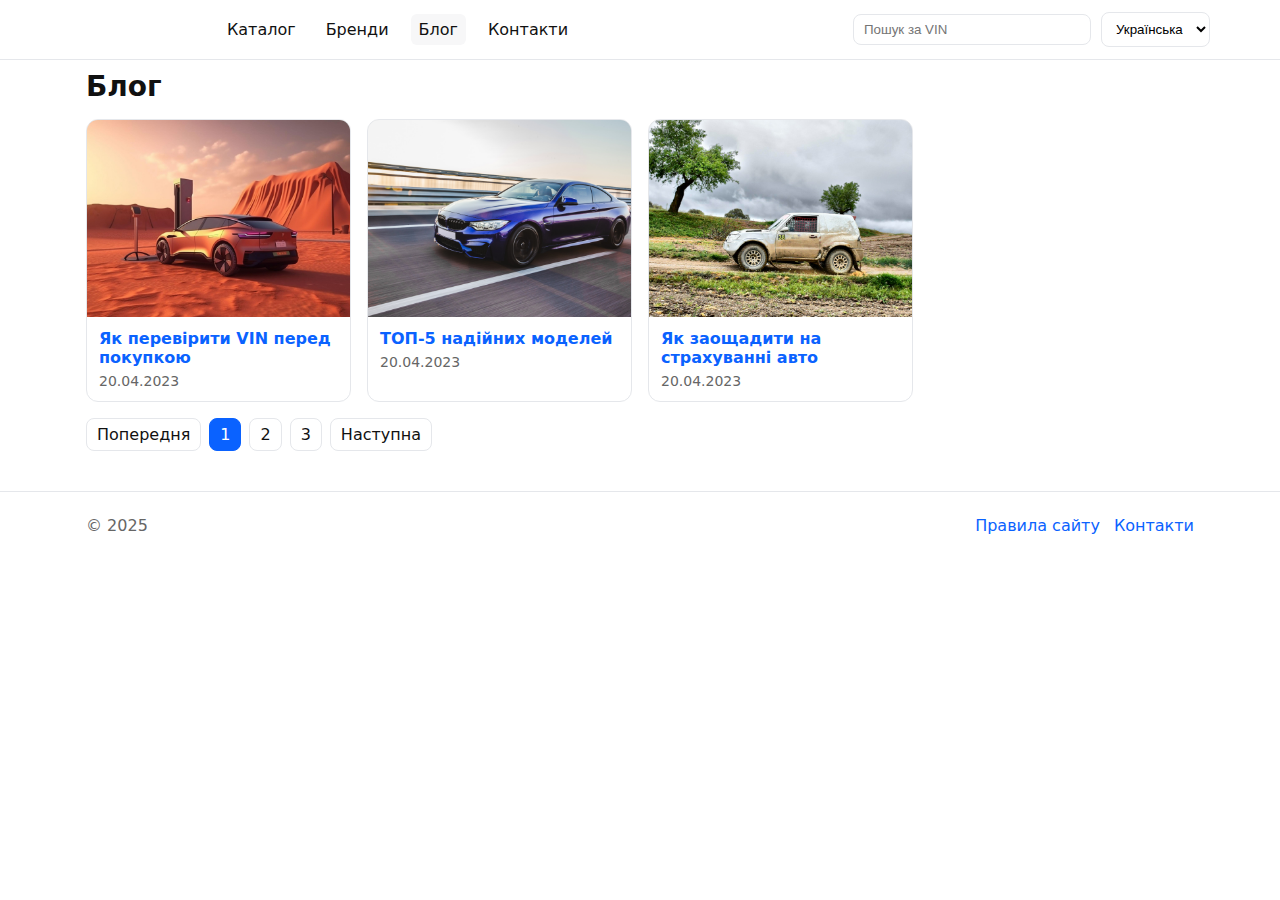
<file: themes/boxcar-html/blog/index.html>
<!DOCTYPE html>
<html lang="uk">
<head>
  <meta charset="utf-8">
  <meta name="viewport" content="width=device-width, initial-scale=1">
  <title>Блог</title>
  <link rel="icon" href="../images/favicon.png">
  <link rel="stylesheet" href="../css/site.css">
</head>
<body>
  <header class="site-header">
    <div class="container bar">
      <a class="logo" href="../index.html" aria-label="Головна">
        <img src="../images/logo.svg" alt="Logo">
      </a>
      <nav class="nav" aria-label="Головне меню">
        <a href="../catalog/index.html">Каталог</a>
        <a href="../brands/index.html">Бренди</a>
        <a class="active" href="index.html">Блог</a>
        <a href="../contact.html">Контакти</a>
      </nav>
      <div class="search-lang">
        <form class="search" action="../catalog/index.html" method="get" role="search">
          <input name="vin" type="search" placeholder="Пошук за VIN" aria-label="Пошук за VIN">
        </form>
        <select class="select" aria-label="Вибір мови">
          <option value="uk" selected>Українська</option>
          <option value="en">English</option>
        </select>
      </div>
    </div>
  </header>

  <main class="container">
    <h1 class="page-title">Блог</h1>
    <section aria-label="Список статей">
      <div class="grid">
        <a class="card" href="sample-article.html">
          <img class="thumb" src="../images/resource/blog-1.jpg" alt="Як перевірити VIN перед покупкою">
          <div class="content">
            <div class="title">Як перевірити VIN перед покупкою</div>
            <div class="meta">20.04.2023</div>
          </div>
        </a>
        <a class="card" href="sample-article.html">
          <img class="thumb" src="../images/resource/blog-2.jpg" alt="ТОП‑5 надійних моделей">
          <div class="content">
            <div class="title">ТОП‑5 надійних моделей</div>
            <div class="meta">20.04.2023</div>
          </div>
        </a>
        <a class="card" href="sample-article.html">
          <img class="thumb" src="../images/resource/blog-3.jpg" alt="Як заощадити на страхуванні авто">
          <div class="content">
            <div class="title">Як заощадити на страхуванні авто</div>
            <div class="meta">20.04.2023</div>
          </div>
        </a>
      </div>

      <nav class="pagination" aria-label="Пагінація">
        <a href="#">Попередня</a>
        <span class="current">1</span>
        <a href="#">2</a>
        <a href="#">3</a>
        <a href="#">Наступна</a>
      </nav>
    </section>
  </main>

  <footer class="site-footer">
    <div class="container row">
      <div class="muted">© 2025</div>
      <nav class="links" aria-label="Футер меню">
        <a href="../terms.html">Правила сайту</a>
        <a href="../contact.html">Контакти</a>
      </nav>
    </div>
  </footer>
</body>
</html>
</file>
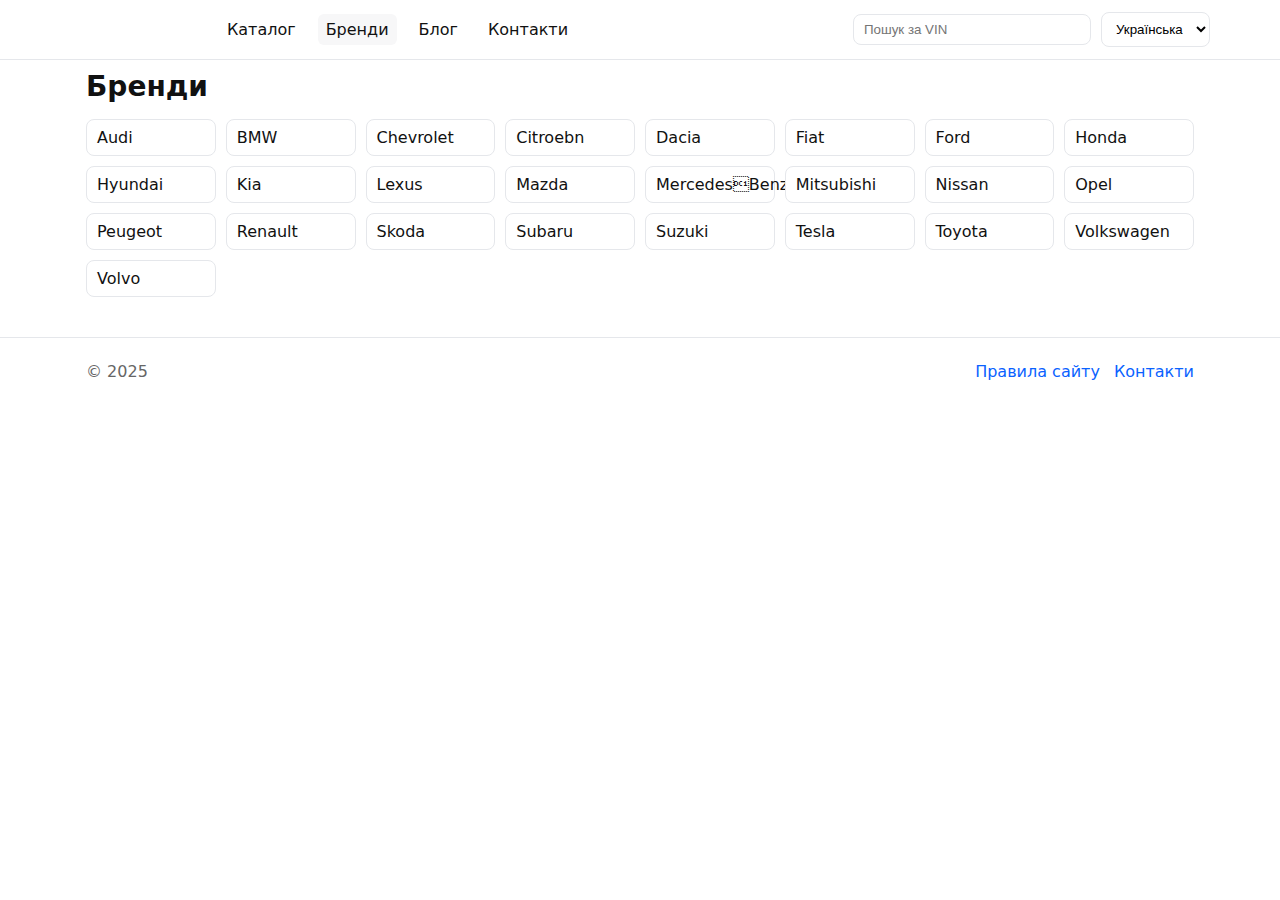
<file: themes/boxcar-html/brands/index.html>
<!DOCTYPE html>
<html lang="uk">
<head>
  <meta charset="utf-8">
  <meta name="viewport" content="width=device-width, initial-scale=1">
  <title>Бренди</title>
  <link rel="icon" href="../images/favicon.png">
  <link rel="stylesheet" href="../css/site.css">
</head>
<body>
  <header class="site-header">
    <div class="container bar">
      <a class="logo" href="../index.html" aria-label="Головна">
        <img src="../images/logo.svg" alt="Logo">
      </a>
      <nav class="nav" aria-label="Головне меню">
        <a href="../catalog/index.html">Каталог</a>
        <a class="active" href="index.html">Бренди</a>
        <a href="../blog/index.html">Блог</a>
        <a href="../contact.html">Контакти</a>
      </nav>
      <div class="search-lang">
        <form class="search" action="../catalog/index.html" method="get" role="search">
          <input name="vin" type="search" placeholder="Пошук за VIN" aria-label="Пошук за VIN">
        </form>
        <select class="select" aria-label="Вибір мови">
          <option value="uk" selected>Українська</option>
          <option value="en">English</option>
        </select>
      </div>
    </div>
  </header>

  <main class="container">
    <h1 class="page-title">Бренди</h1>
    <div class="brands" aria-label="Список брендів">
      <a href="../catalog/index.html?brand=Audi">Audi</a>
      <a href="../catalog/index.html?brand=BMW">BMW</a>
      <a href="../catalog/index.html?brand=Chevrolet">Chevrolet</a>
      <a href="../catalog/index.html?brand=Citro ebn">Citro ebn</a>
      <a href="../catalog/index.html?brand=Dacia">Dacia</a>
      <a href="../catalog/index.html?brand=Fiat">Fiat</a>
      <a href="../catalog/index.html?brand=Ford">Ford</a>
      <a href="../catalog/index.html?brand=Honda">Honda</a>
      <a href="../catalog/index.html?brand=Hyundai">Hyundai</a>
      <a href="../catalog/index.html?brand=Kia">Kia</a>
      <a href="../catalog/index.html?brand=Lexus">Lexus</a>
      <a href="../catalog/index.html?brand=Mazda">Mazda</a>
      <a href="../catalog/index.html?brand=Mercedes-Benz">MercedesBenz</a>
      <a href="../catalog/index.html?brand=Mitsubishi">Mitsubishi</a>
      <a href="../catalog/index.html?brand=Nissan">Nissan</a>
      <a href="../catalog/index.html?brand=Opel">Opel</a>
      <a href="../catalog/index.html?brand=Peugeot">Peugeot</a>
      <a href="../catalog/index.html?brand=Renault">Renault</a>
      <a href="../catalog/index.html?brand=Skoda">Skoda</a>
      <a href="../catalog/index.html?brand=Subaru">Subaru</a>
      <a href="../catalog/index.html?brand=Suzuki">Suzuki</a>
      <a href="../catalog/index.html?brand=Tesla">Tesla</a>
      <a href="../catalog/index.html?brand=Toyota">Toyota</a>
      <a href="../catalog/index.html?brand=Volkswagen">Volkswagen</a>
      <a href="../catalog/index.html?brand=Volvo">Volvo</a>
    </div>
  </main>

  <footer class="site-footer">
    <div class="container row">
      <div class="muted">© 2025</div>
      <nav class="links" aria-label="Футер меню">
        <a href="../terms.html">Правила сайту</a>
        <a href="../contact.html">Контакти</a>
      </nav>
    </div>
  </footer>
</body>
</html>
</file>
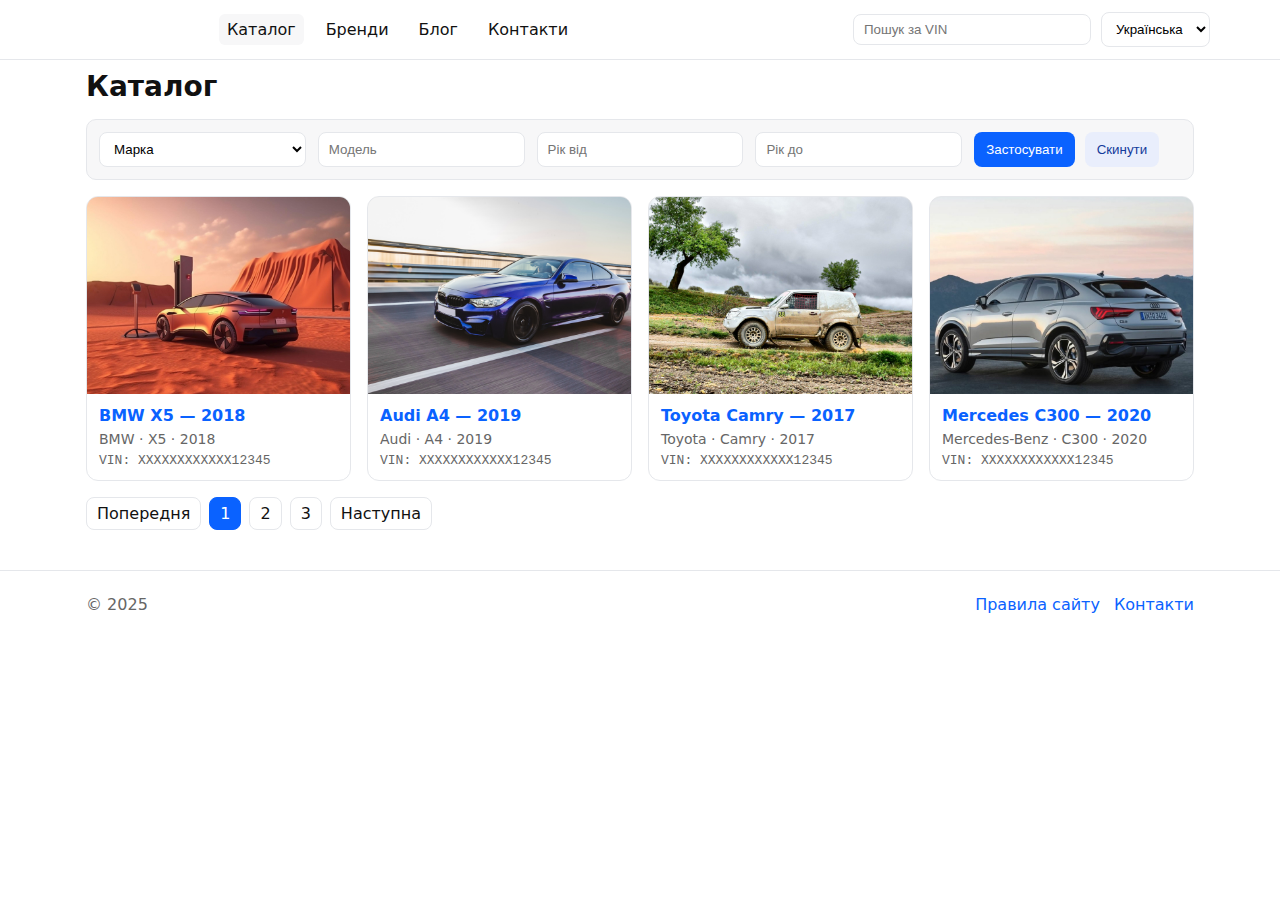
<file: themes/boxcar-html/catalog/index.html>
<!DOCTYPE html>
<html lang="uk">
<head>
  <meta charset="utf-8">
  <meta name="viewport" content="width=device-width, initial-scale=1">
  <title>Каталог</title>
  <link rel="icon" href="../images/favicon.png">
  <link rel="stylesheet" href="../css/site.css">
</head>
<body>
  <header class="site-header">
    <div class="container bar">
      <a class="logo" href="../index.html" aria-label="Головна">
        <img src="../images/logo.svg" alt="Logo">
      </a>
      <nav class="nav" aria-label="Головне меню">
        <a class="active" href="index.html">Каталог</a>
        <a href="../brands/index.html">Бренди</a>
        <a href="../blog/index.html">Блог</a>
        <a href="../contact.html">Контакти</a>
      </nav>
      <div class="search-lang">
        <form class="search" action="index.html" method="get" role="search">
          <input name="vin" type="search" placeholder="Пошук за VIN" aria-label="Пошук за VIN">
        </form>
        <select class="select" aria-label="Вибір мови">
          <option value="uk" selected>Українська</option>
          <option value="en">English</option>
        </select>
      </div>
    </div>
  </header>

  <main class="container">
    <h1 class="page-title">Каталог</h1>

    <section class="filters" aria-label="Фільтри">
      <form>
        <select class="select" name="brand" aria-label="Марка">
          <option value="">Марка</option>
          <option>Audi</option>
          <option>BMW</option>
          <option>Ford</option>
          <option>Honda</option>
          <option>Mercedes-Benz</option>
          <option>Toyota</option>
        </select>
        <input class="input" name="model" placeholder="Модель" aria-label="Модель">
        <input class="input" name="year_min" type="number" placeholder="Рік від" aria-label="Рік від">
        <input class="input" name="year_max" type="number" placeholder="Рік до" aria-label="Рік до">
        <div class="actions">
          <button class="button" type="submit">Застосувати</button>
          <button class="button secondary" type="reset">Скинути</button>
        </div>
      </form>
    </section>

    <section aria-label="Оголошення">
      <div class="grid">
        <a class="card" href="../vehicle/sample.html">
          <img class="thumb" src="../images/resource/blog-1.jpg" alt="BMW X5 2018">
          <div class="content">
            <div class="title">BMW X5 — 2018</div>
            <div class="meta">BMW · X5 · 2018</div>
            <div class="vin" title="Повний VIN: WBAKS0C55J0A12345">VIN: XXXXXXXXXXXX12345</div>
          </div>
        </a>
        <a class="card" href="../vehicle/sample.html">
          <img class="thumb" src="../images/resource/blog-2.jpg" alt="Audi A4 2019">
          <div class="content">
            <div class="title">Audi A4 — 2019</div>
            <div class="meta">Audi · A4 · 2019</div>
            <div class="vin" title="Повний VIN: WAUZZZ8K9KA012345">VIN: XXXXXXXXXXXX12345</div>
          </div>
        </a>
        <a class="card" href="../vehicle/sample.html">
          <img class="thumb" src="../images/resource/blog-3.jpg" alt="Toyota Camry 2017">
          <div class="content">
            <div class="title">Toyota Camry — 2017</div>
            <div class="meta">Toyota · Camry · 2017</div>
            <div class="vin" title="Повний VIN: 4T1BF1FK7HU012345">VIN: XXXXXXXXXXXX12345</div>
          </div>
        </a>
        <a class="card" href="../vehicle/sample.html">
          <img class="thumb" src="../images/resource/blog4-1.jpg" alt="Mercedes C300 2020">
          <div class="content">
            <div class="title">Mercedes C300 — 2020</div>
            <div class="meta">Mercedes-Benz · C300 · 2020</div>
            <div class="vin" title="Повний VIN: WDDWJ8DB0LF012345">VIN: XXXXXXXXXXXX12345</div>
          </div>
        </a>
      </div>

      <nav class="pagination" aria-label="Пагінація">
        <a href="#">Попередня</a>
        <span class="current">1</span>
        <a href="#">2</a>
        <a href="#">3</a>
        <a href="#">Наступна</a>
      </nav>
    </section>
  </main>

  <footer class="site-footer">
    <div class="container row">
      <div class="muted">© 2025</div>
      <nav class="links" aria-label="Футер меню">
        <a href="../terms.html">Правила сайту</a>
        <a href="../contact.html">Контакти</a>
      </nav>
    </div>
  </footer>
</body>
</html>
</file>
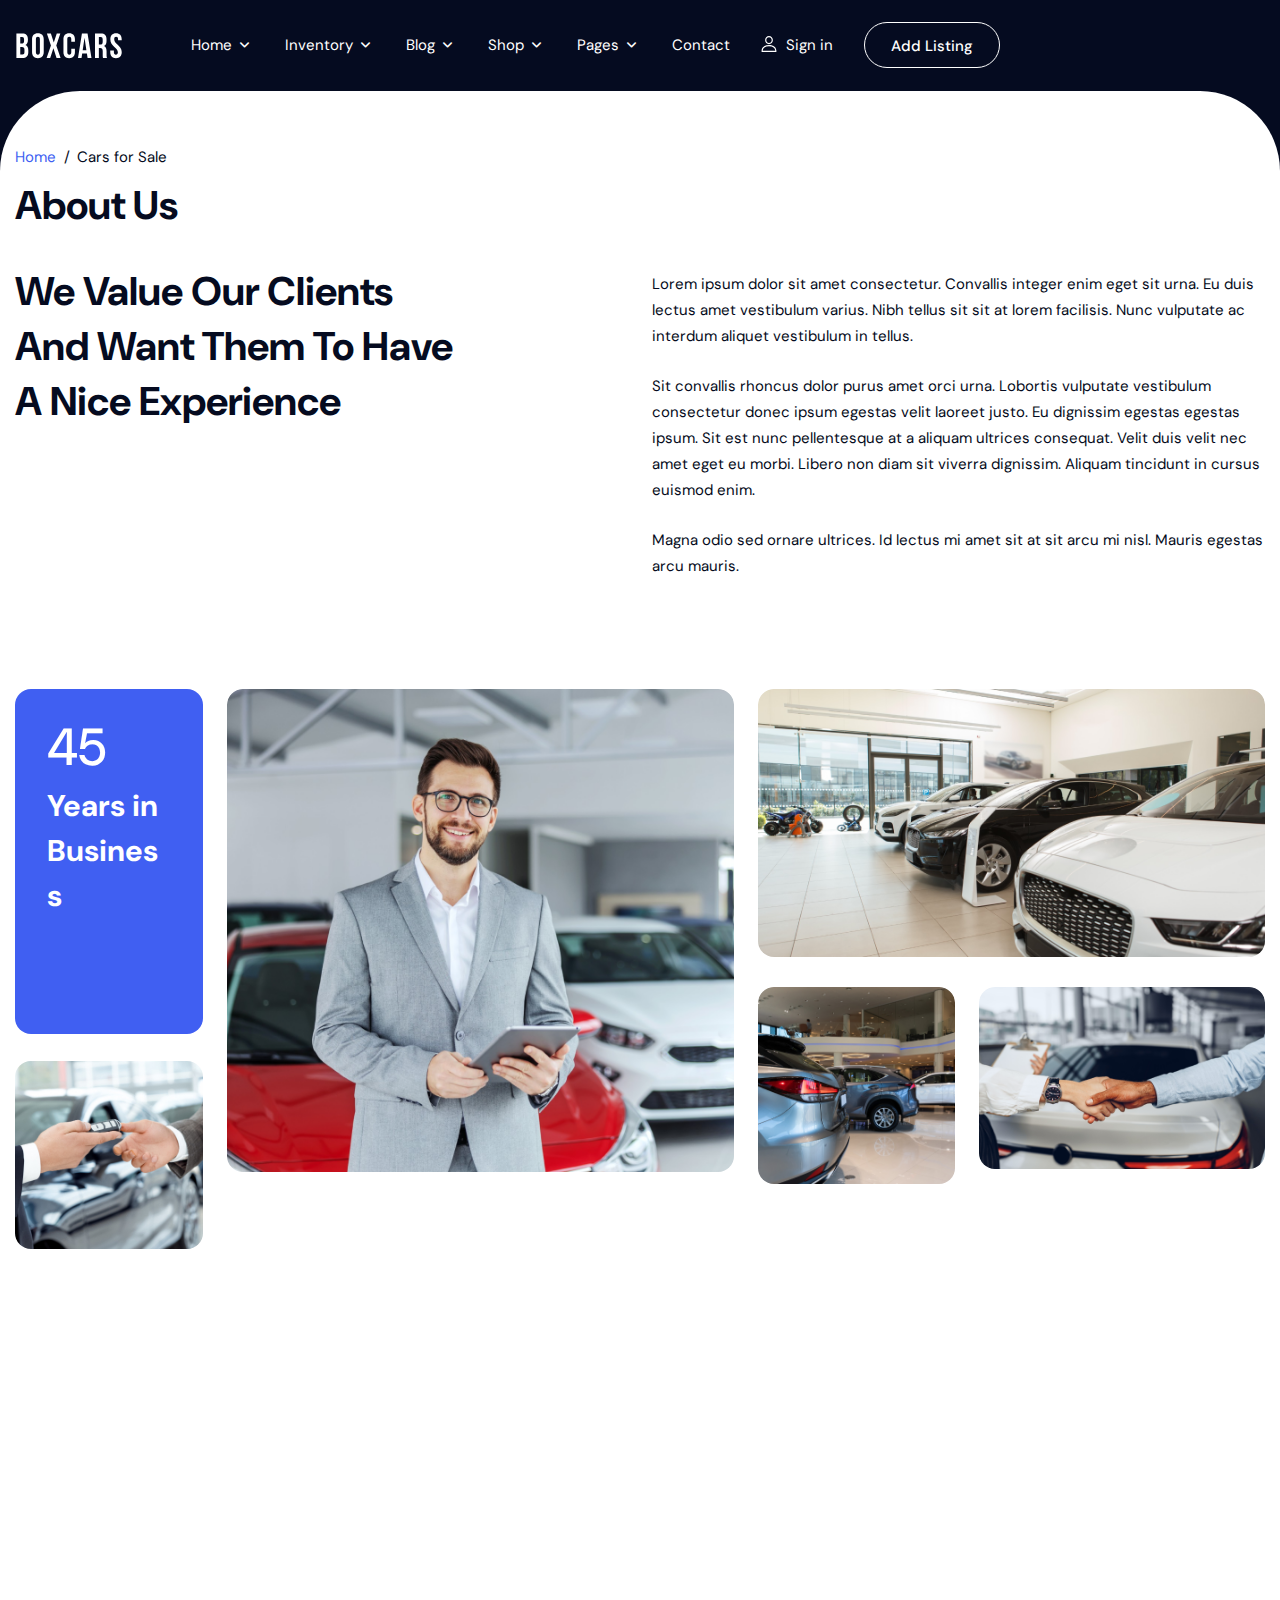
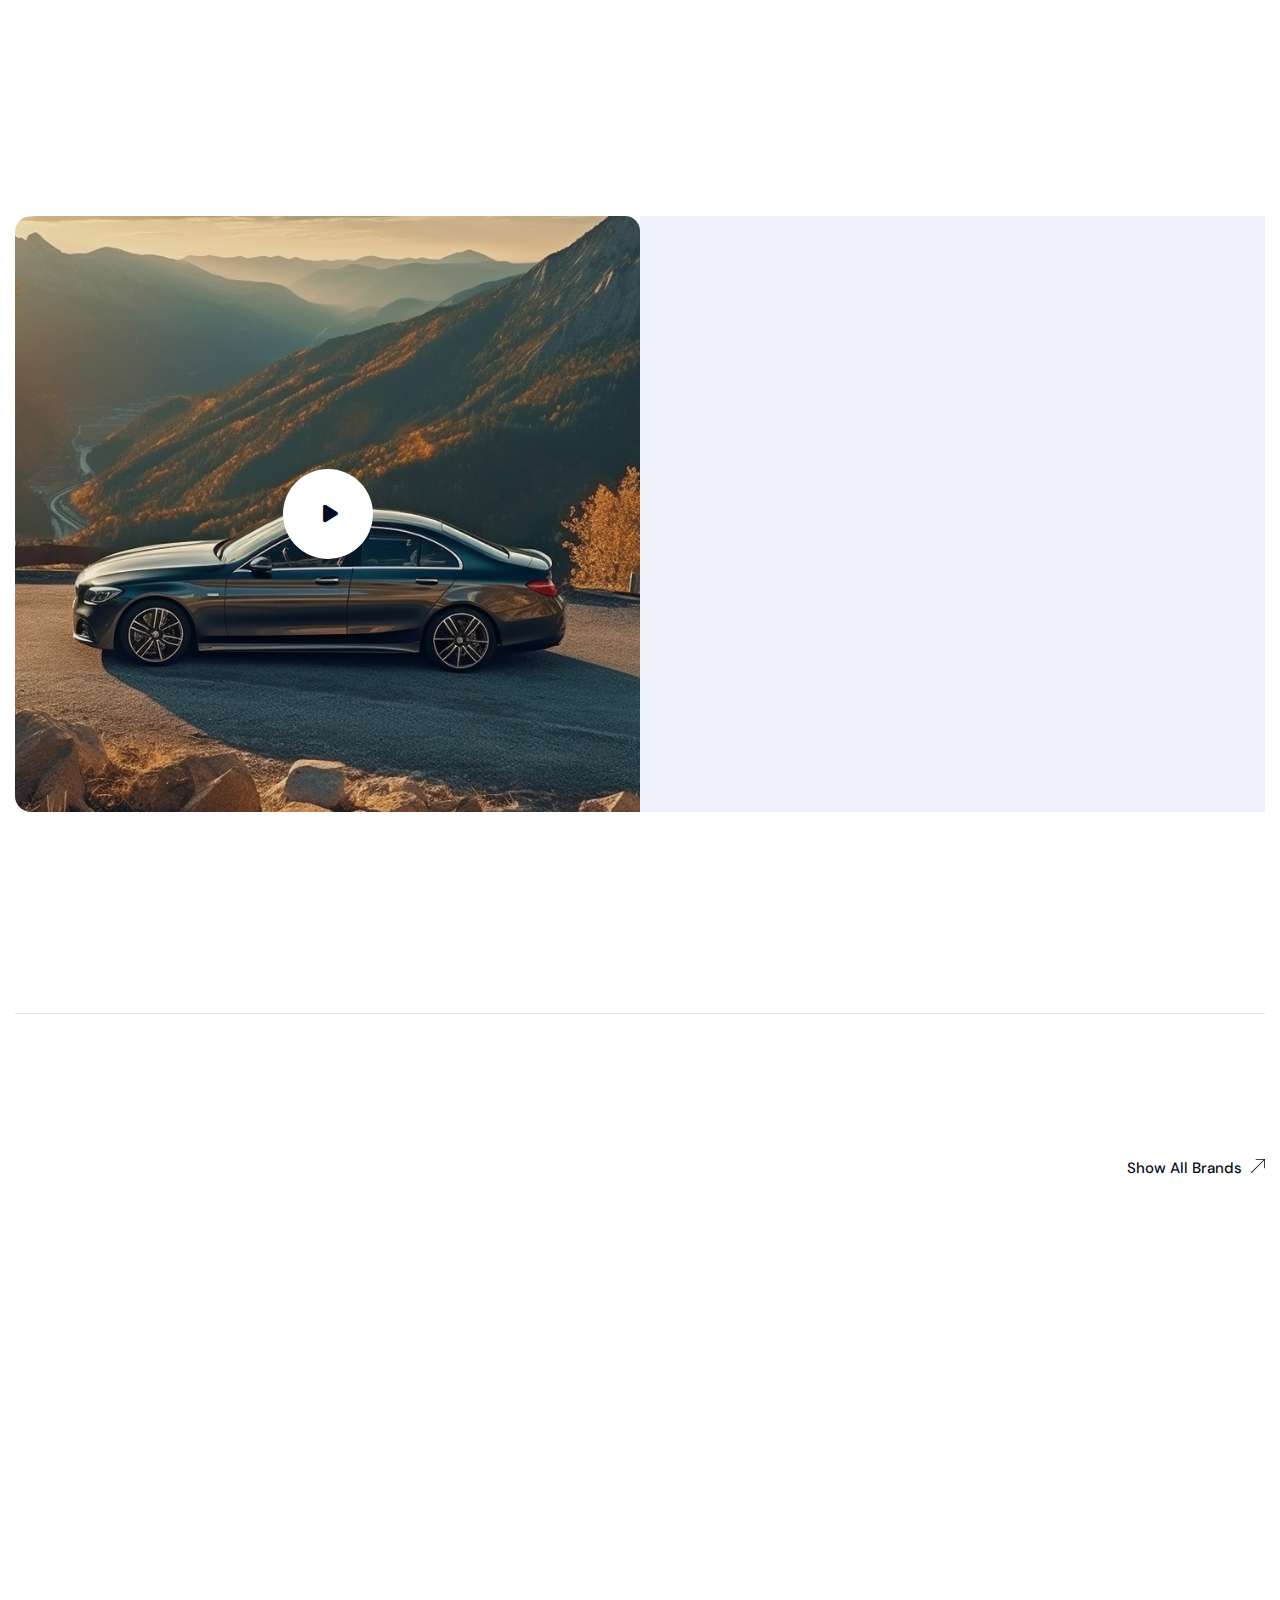
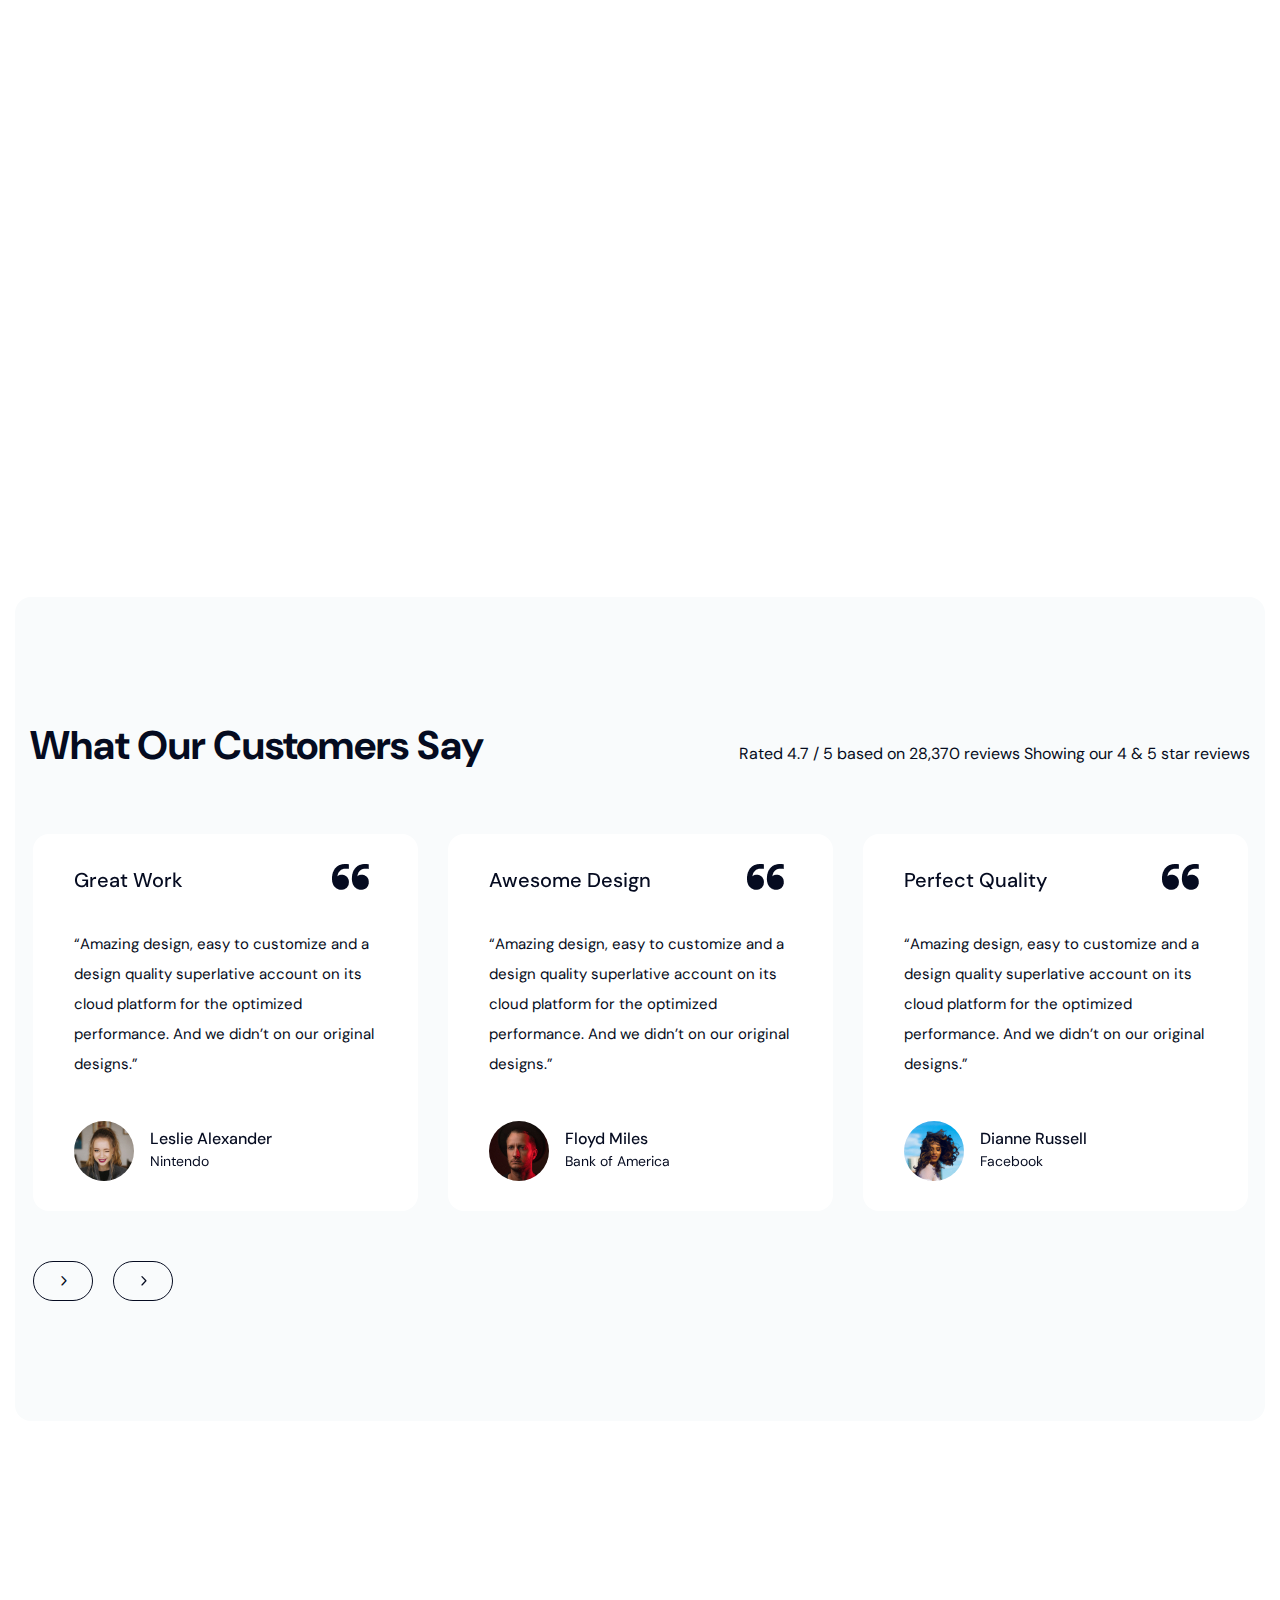
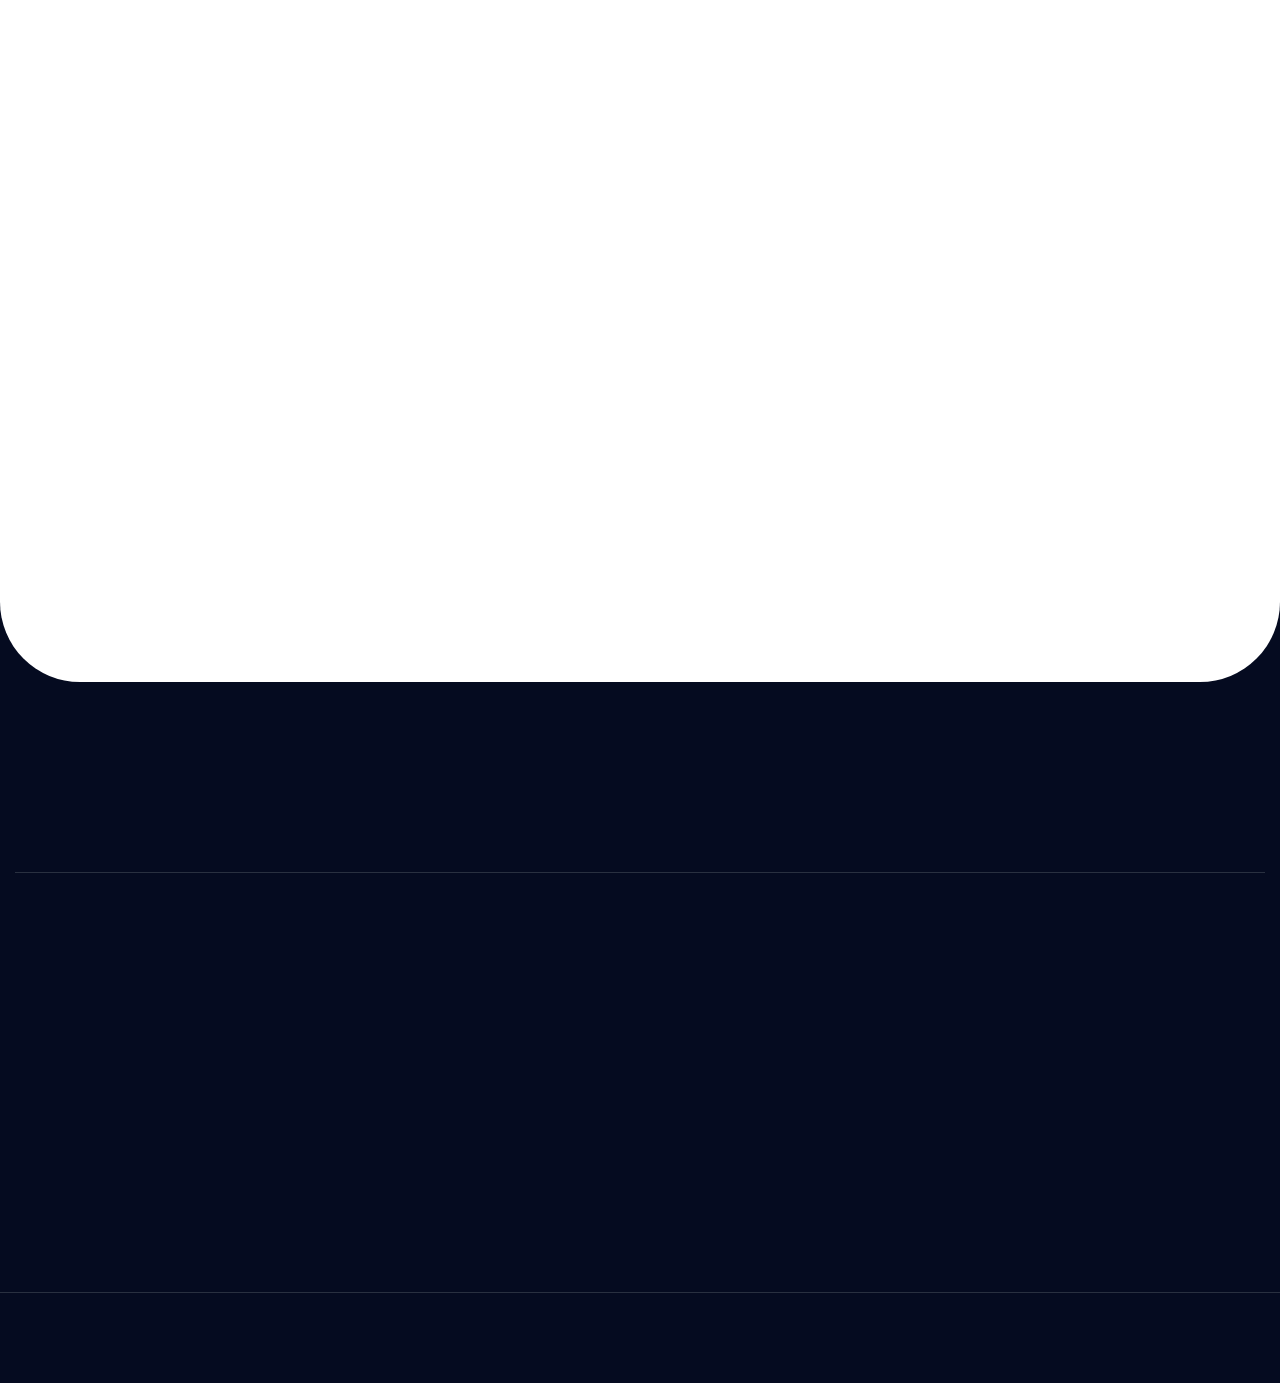
<file: themes/boxcar-html/about.html>
﻿<!DOCTYPE html>
<html lang="en">
<head>
<meta charset="utf-8">
<title>BOXCAR | HTML Template</title>
<!-- Stylesheets -->
<link href="css/bootstrap.min.css" rel="stylesheet">
<link rel="stylesheet" type="text/css" href="css/slick-theme.css">
<link rel="stylesheet" type="text/css" href="css/slick.css">
<link href="css/mmenu.css" rel="stylesheet">
<link href="css/style.css" rel="stylesheet">

<link rel="shortcut icon" href="images/favicon.png" type="image/x-icon">
<link rel="icon" href="images/favicon.png" type="image/x-icon">
<!-- Responsive -->
<meta http-equiv="X-UA-Compatible" content="IE=edge">
<meta name="viewport" content="width=device-width, initial-scale=1.0, maximum-scale=1.0, user-scalable=0">
<!--[if lt IE 9]><script src="https://cdnjs.cloudflare.com/ajax/libs/html5shiv/3.7.3/html5shiv.js"></script><![endif]-->
<!--[if lt IE 9]><script src="js/respond.js"></script><![endif]-->
</head>

<body>

<div class="boxcar-wrapper">
    <!-- Main Header-->
	<header class="boxcar-header header-style-v1 style-two inner-header cus-style-1">
        <div class="header-inner">
            <div class="inner-container">
                <!-- Main box -->
                <div class="c-box">
                    <div class="logo-inner">
                        <div class="logo"><a href="index.html"><img src="images/logo.svg" alt="" title="Boxcar"></a></div>
                        <div class="layout-search style1">
                            <div class="search-box">
                                <svg class="icon"  width="16" height="16" viewBox="0 0 16 16" fill="none" xmlns="http://www.w3.org/2000/svg">
                                    <path d="M7.29301 1.2876C3.9872 1.2876 1.29431 3.98048 1.29431 7.28631C1.29431 10.5921 3.9872 13.2902 7.29301 13.2902C8.70502 13.2902 10.0036 12.7954 11.03 11.9738L13.5287 14.4712C13.6548 14.5921 13.8232 14.6588 13.9979 14.657C14.1725 14.6552 14.3395 14.5851 14.4631 14.4617C14.5867 14.3382 14.6571 14.1713 14.6591 13.9967C14.6611 13.822 14.5947 13.6535 14.474 13.5272L11.9753 11.0285C12.7976 10.0006 13.293 8.69995 13.293 7.28631C13.293 3.98048 10.5988 1.2876 7.29301 1.2876ZM7.29301 2.62095C9.87824 2.62095 11.9584 4.70108 11.9584 7.28631C11.9584 9.87153 9.87824 11.9569 7.29301 11.9569C4.70778 11.9569 2.62764 9.87153 2.62764 7.28631C2.62764 4.70108 4.70778 2.62095 7.29301 2.62095Z" fill="white"/>
                                </svg>  
                                <input type="search" placeholder="Search Cars eg. Audi Q7" class="show-search" name="name" tabindex="2" value="" aria-required="true" required="">

                            </div>
                            <div class="box-content-search" id="box-content-search">
                                <ul class="box-car-search">
                                    <li><a href="inventory-page-single.html" class="car-search-item">
                                        <div class="box-img">
                                            <img src="images/resource/car-search.jpg" alt="img">
                                        </div>
                                        <div class="info">
                                            <p class="name">Audi, Q5 - 2023 C300e AMG Line Night Ed Premium Plus 5dr 9G-Tronic</p>
                                            <span class="price">$399</span>
                                        </div>
                                    </a></li>
                                    <li><a href="inventory-page-single.html" class="car-search-item">
                                        <div class="box-img">
                                            <img src="images/resource/car-search.jpg" alt="img">
                                        </div>
                                        <div class="info">
                                            <p class="name">Audi, Q5 - 2023 C300e AMG Line Night Ed Premium Plus 5dr 9G-Tronic</p>
                                            <span class="price">$399</span>
                                        </div>
                                    </a></li>
                                    <li><a href="inventory-page-single.html" class="car-search-item">
                                        <div class="box-img">
                                            <img src="images/resource/car-search.jpg" alt="img">
                                        </div>
                                        <div class="info">
                                            <p class="name">Audi, Q5 - 2023 C300e AMG Line Night Ed Premium Plus 5dr 9G-Tronic</p>
                                            <span class="price">$399</span>
                                        </div>
                                    </a></li>
                                    <li><a href="inventory-page-single.html" class="car-search-item">
                                        <div class="box-img">
                                            <img src="images/resource/car-search.jpg" alt="img">
                                        </div>
                                        <div class="info">
                                            <p class="name">Audi, Q5 - 2023 C300e AMG Line Night Ed Premium Plus 5dr 9G-Tronic</p>
                                            <span class="price">$399</span>
                                        </div>
                                    </a></li>
                                </ul>
                                <a href="inventory-page-single.html" class="btn-view-search">
                                    View Details  
                                    <svg width="14" height="14" viewBox="0 0 14 14" fill="none" xmlns="http://www.w3.org/2000/svg">
                                        <g clip-path="url(#clip0_3114_6864)">
                                        <path d="M13.6109 0H5.05533C4.84037 0 4.66643 0.173943 4.66643 0.388901C4.66643 0.603859 4.84037 0.777802 5.05533 0.777802H12.6721L0.113697 13.3362C-0.0382246 13.4881 -0.0382246 13.7342 0.113697 13.8861C0.18964 13.962 0.289171 14 0.388666 14C0.488161 14 0.587656 13.962 0.663635 13.8861L13.222 1.3277V8.94447C13.222 9.15943 13.3959 9.33337 13.6109 9.33337C13.8259 9.33337 13.9998 9.15943 13.9998 8.94447V0.388901C13.9998 0.173943 13.8258 0 13.6109 0Z" fill="#405FF2"/>
                                        </g>
                                        <defs>
                                        <clipPath id="clip0_3114_6864">
                                        <rect width="14" height="14" fill="white"/>
                                        </clipPath>
                                        </defs>
                                    </svg>
                                </a>
                            </div>
                        </div>
                    </div>

                    <!--Nav Box-->
                    <div class="nav-out-bar">    
                        <nav class="nav main-menu">
                            <ul class="navigation" id="navbar">
                                <li class="current-dropdown current"><span>Home <i class="fa-solid fa-angle-down"></i></span>
                                    <ul class="dropdown">
                                        <li><a href="index.html">Home 01</a></li>
                                        <li><a href="index-2.html">Home 02</a></li>
                                        <li><a href="index-3.html">Home 03</a></li>
                                        <li><a href="index-4.html">Home 04</a></li>
                                        <li><a href="index-5.html">Home 05</a></li>
                                        <li><a href="index-6.html">Home 06</a></li>
                                        <li><a href="index-7.html">Home 07</a></li>
                                        <li><a href="index-8.html">Home 08</a></li>
                                        <li><a href="index-9.html">Home 09</a></li>
                                        <li><a href="index-10.html">Home 10</a></li>
                                    </ul>
                                </li>
                                <li class="current-dropdown"><span>Inventory <i class="fa-solid fa-angle-down"></i></span>
                                    <div class="mega-menu">
                                        <div class="mega-column">
                                            <h3>Inventory List</h3>
                                            <ul>
                                                <li><a href="inventory-list-01.html" title="">Inventory List v1</a></li>
                                                <li><a href="inventory-list-02.html" title="">Inventory List v2</a></li>
                                                <li><a href="inventory-map-cards.html" title="">Map - Cards</a></li>
                                                <li><a href="inventory-map-rows.html" title="">Map - Rows</a></li>
                                                <li><a href="inventory-sidebar-rows.html" title="">Sidebar - Rows</a></li>
                                                <li><a href="inventory-sidebar-cards.html" title="">Sidebar - Cards</a></li>
                                                
                                            </ul>
                                        </div>
                                        <div class="mega-column">
                                            <h3>Inventory Single</h3>
                                            <ul>
                                                <li><a href="inventory-page-single.html" title="">Inventory Single v1</a></li>
                                                <li><a href="inventory-page-single-v2.html" title="">Inventory Single v2</a></li>
                                                <li><a href="inventory-page-single-v3.html" title="">Inventory Single v3</a></li>
                                                <li><a href="inventory-page-single-v4.html" title="">Inventory Single v4</a></li>
                                                <li><a href="inventory-page-single-v5.html" title="">Inventory Single v5</a></li>
                                            </ul>
                                        </div>
                                        <div class="mega-column">
                                            <h3>Popular Makes</h3>
                                            <ul>
                                                <li><a href="inventory-page-single.html" title="">Audi</a></li>
                                                <li><a href="inventory-page-single.html" title="">BMW</a></li>
                                                <li><a href="inventory-page-single.html" title="">Ford</a></li>
                                                <li><a href="inventory-page-single.html" title="">Honda</a></li>
                                                <li><a href="inventory-page-single.html" title="">Land Rover</a></li>
                                                <li><a href="inventory-page-single.html" title="">Mercedes-Benz</a></li>
                                            </ul>
                                        </div>
                                        <div class="mega-column">
                                            <h3>Type</h3>
                                            <ul>
                                                <li><a href="inventory-page-single.html" title="">Sedan</a></li>
                                                <li><a href="inventory-page-single.html" title="">SUVs</a></li>
                                                <li><a href="inventory-page-single.html" title="">Sport Coupe</a></li>
                                                <li><a href="inventory-page-single.html" title="">Convertible</a></li>
                                                <li><a href="inventory-page-single.html" title="">Wagon</a></li>
                                            </ul>
                                        </div>
                                    </div>
                                </li>
                                <li class="current-dropdown"><span>Blog <i class="fa-solid fa-angle-down"></i></span>
                                    <ul class="dropdown">
                                        <li><a href="blog-list-01.html">Blog List 01</a></li>
                                        <li><a href="blog-list-02.html">Blog List 02</a></li>
                                        <li><a href="blog-list-03.html">Blog List 03</a></li>
                                        <li><a href="blog-single.html">Blog Single</a></li>
                                    </ul>
                                </li>
                                <li class="current-dropdown"><span>Shop <i class="fa-solid fa-angle-down"></i></span>
                                    <ul class="dropdown">
                                        <li><a href="shop-list.html">Shop List</a></li>
                                        <li><a href="shop-single.html">Shop Single</a></li>
                                        <li><a href="cart.html">Cart</a></li>
                                        <li><a href="checkout.html">Checkout</a></li>
                                    </ul>
                                </li>
                                <li class="current-dropdown right-one"><span>Pages <i class="fa-solid fa-angle-down"></i></span>
                                    <ul class="dropdown">
                                        <li class="nav-sub"><a>Dashboard <i class="fa fa-angle-right"></i></a>
                                            <ul class="dropdown deep subnav-menu">
                                                <li><a href="dashboard.html" title="">Dashboard</a></li>
                                                <li><a href="my-listings.html" title="">My Listings</a></li>
                                                <li><a href="add-listings.html" title="">Add Listings</a></li>
                                                <li><a href="favorite.html" title="">Favorites</a></li>
                                                <li><a href="saved.html" title="">Saved Search</a></li>
                                                <li><a href="messages.html" title="">Messages</a></li>
                                                <li><a href="profile.html" title="">Profile</a></li>
                                            </ul>
                                        </li>
                                        <li><a href="about.html">About</a></li>
                                        <li><a href="contact.html">Services</a></li>
                                        <li><a href="login.html">Login</a></li>
                                        <li><a href="faq.html">FAQs</a></li>
                                        <li><a href="pricing.html">Pricing</a></li>
                                        <li><a href="terms.html">Terms</a></li>
                                        <li><a href="team-list.html">Team List</a></li>
                                        <li><a href="team-single.html">Team Single</a></li>
                                        <li><a href="dealer.html">Dealer List</a></li>
                                        <li><a href="dealer-single.html">Dealer Single</a></li>
                                        <li><a href="loan-calculator.html">Loan Calculator</a></li>
                                        <li><a href="compare.html">Compare</a></li>
                                        <li><a href="404.html">404</a></li>
                                        <li><a href="invoice.html">Invoice</a></li>
                                        <li><a href="ui-elements.html">UI Elements</a></li>
                                    </ul>
                                </li>
                                <li><a href="contact.html">Contact</a>
                                </li>
                            </ul>
                        </nav>
                        <!-- Main Menu End-->
                    </div>

                    <div class="right-box">
                        <a href="login.html" title="" class="box-account"> 
                            <div class="icon">
                                <svg width="16" height="16" viewBox="0 0 16 16" fill="none" xmlns="http://www.w3.org/2000/svg">
                                    <g clip-path="url(#clip0_147_6490)">
                                    <path d="M7.99998 9.01221C3.19258 9.01221 0.544983 11.2865 0.544983 15.4161C0.544983 15.7386 0.806389 16.0001 1.12892 16.0001H14.871C15.1935 16.0001 15.455 15.7386 15.455 15.4161C15.455 11.2867 12.8074 9.01221 7.99998 9.01221ZM1.73411 14.8322C1.9638 11.7445 4.06889 10.1801 7.99998 10.1801C11.9311 10.1801 14.0362 11.7445 14.2661 14.8322H1.73411Z" fill="white"/>
                                    <path d="M7.99999 0C5.79171 0 4.12653 1.69869 4.12653 3.95116C4.12653 6.26959 5.86415 8.15553 7.99999 8.15553C10.1358 8.15553 11.8735 6.26959 11.8735 3.95134C11.8735 1.69869 10.2083 0 7.99999 0ZM7.99999 6.98784C6.50803 6.98784 5.2944 5.62569 5.2944 3.95134C5.2944 2.3385 6.43231 1.16788 7.99999 1.16788C9.54259 1.16788 10.7056 2.36438 10.7056 3.95134C10.7056 5.62569 9.49196 6.98784 7.99999 6.98784Z" fill="white"/>
                                    </g>
                                    <defs>
                                    <clipPath id="clip0_147_6490">
                                    <rect width="16" height="16" fill="white"/>
                                    </clipPath>
                                    </defs>
                                </svg>
                            </div>
                              Sign in</a>
                        <div class="btn">
                            <a href="https://creativelayers.net/themes/boxcar-html/add-listing-page.html" class="header-btn-two btn-anim">Add Listing</a>
                        </div>
                        <div class="mobile-navigation">
                            <a href="about.html#nav-mobile" title="">
                               <svg width="22" height="11" viewBox="0 0 22 11" fill="none" xmlns="http://www.w3.org/2000/svg">
                                    <rect width="22" height="2" fill="white"/>
                                    <rect y="9" width="22" height="2" fill="white"/>
                                </svg>
                            </a>
                        </div>
                    </div>
                </div>
                <!-- Mobile Menu  -->
            </div>
        </div>
        <!-- Header Search -->
        <div class="search-popup">
            <span class="search-back-drop"></span>
            <button class="close-search"><span class="fa fa-times"></span></button>
        
            <div class="search-inner">
                <form method="post" action="index.html">
                    <div class="form-group">
                        <input type="search" name="search-field" value="" placeholder="Search..." required="">
                        <button type="submit"><i class="fa fa-search"></i></button>
                    </div>
                </form>
            </div>
        </div>
        <!-- End Header Search -->

        <div id="nav-mobile"></div>
	</header>
    <!-- End header-section -->

    <!-- about-inner-one -->
    <section class="about-inner-one layout-radius">
        <div class="upper-box">
            <div class="boxcar-container">
                <div class="row wow fadeInUp">
                    <div class="col-lg-6 col-md-6 col-sm-12">
                        <div class="boxcar-title">
                            <ul class="breadcrumb">
                                <li><a href="about.html#">Home</a></li>
                                <li><span>Cars for Sale</span></li>
                            </ul>
                            <h2>About Us</h2>
                            <div class="text">We Value Our Clients 
                            And Want Them To Have 
                            A Nice Experience</div>
                        </div>
                    </div>
                    <div class="col-lg-6 col-md-6 col-sm-12">
                        <div class="content-box">
                            <div class="text">Lorem ipsum dolor sit amet consectetur. Convallis integer enim eget sit urna. Eu duis lectus amet vestibulum varius. Nibh tellus sit sit at lorem facilisis. Nunc vulputate ac interdum aliquet 
                                vestibulum in tellus. 
                            </div>
                            <div class="text">Sit convallis rhoncus dolor purus amet orci urna. Lobortis vulputate 
                                vestibulum consectetur donec ipsum egestas velit laoreet justo. Eu dignissim egestas egestas 
                                ipsum. Sit est nunc pellentesque at a aliquam ultrices consequat. Velit duis velit nec amet eget 
                                eu morbi. Libero non diam sit viverra dignissim. Aliquam tincidunt in cursus euismod enim.
                            </div>
                            <div class="text">Magna odio sed ornare ultrices. Id lectus mi amet sit at sit arcu mi nisl. Mauris 
                                egestas arcu mauris.
                            </div>
                        </div>
                    </div>
                </div>
            </div>
        </div>
        <!-- gallery-sec -->
        <div class="galler-section">
            <div class="boxcar-container">
                <div class="row">
                    <div class="exp-block col-md-2 col-sm-12">
                        <div class="inner-box">
                            <div class="exp-box">
                                <h2 class="title">45</h2>
                                <div class="text">Years in
                                Business</div>
                            </div>
                            <div class="image-box">
                                <figure class="image"><img src="images/resource/about-inner1-1.jpg" alt=""></figure>
                            </div>
                        </div>
                    </div>
                    <div class="image-block style-center col-md-5 col-sm-12">
                        <div class="image-box">
                            <figure class="image"><img src="images/resource/about-inner1-2.jpg" alt=""></figure>
                        </div>
                    </div>
                    <div class="image-block col-md-5 col-sm-12">
                        <div class="image-box two">
                            <figure class="image"><img src="images/resource/about-inner1-3.jpg" alt=""></figure>
                        </div>
                        <div class="row box-double-img">
                            <div class="image-block col-lg-5 col-5">
                                <div class="image-box">
                                    <figure class="image"><img src="images/resource/about-inner1-4.jpg" alt=""></figure>
                                </div>
                            </div>
                            <div class="image-block col-lg-7 col-7">
                                <div class="image-box">
                                    <figure class="image"><img src="images/resource/about-inner1-5.jpg" alt=""></figure>
                                </div>
                            </div>
                        </div>
                    </div>
                </div>
            </div>
        </div>
        <!-- End gallery sec -->

        <!-- why choose us section -->
        <div class="why-choose-us-section">
            <div class="boxcar-container">
                <div class="boxcar-title wow fadeInUp">
                    <h2 class="title">Why Choose Us?</h2>
                </div>
                <div class="row">
                    <!-- choose-us-block -->
                    <div class="choose-us-block col-lg-3 col-md-6 col-sm-12">
                        <div class="inner-box wow fadeInUp">
                            <div class="icon-box"><svg xmlns="http://www.w3.org/2000/svg" width="51" height="60" viewbox="0 0 51 60" fill="none">
                                <g clip-path="url(#clip0_24_628)">
                                    <path d="M22.9688 52.9676C22.9688 52.732 22.827 52.5195 22.6096 52.4289C20.0682 51.3695 18.2812 48.8627 18.2812 45.9375V23.4375C18.2812 20.5123 20.0682 18.0054 22.6096 16.9461C22.827 16.8555 22.9688 16.6429 22.9688 16.4074V16.4062H18.2812C14.398 16.4062 11.25 19.5543 11.25 23.4375V45.9375C11.25 49.8207 14.398 52.9688 18.2812 52.9688H22.9688V52.9676Z" fill="#EEF1FB"></path>
                                    <path d="M23.3708 41.3167L36.6292 28.0583" stroke="#FF5CF4" stroke-width="3" stroke-miterlimit="10" stroke-linecap="round" stroke-linejoin="round"></path>
                                    <path d="M30 21.0938L44.0625 2.34375" stroke="#405FF2" stroke-width="3" stroke-miterlimit="10" stroke-linecap="round" stroke-linejoin="round"></path>
                                    <path d="M15.9375 2.34375L25.3895 12.9483" stroke="#405FF2" stroke-width="3" stroke-miterlimit="10" stroke-linecap="round" stroke-linejoin="round"></path>
                                    <path d="M48.75 30V23.4375C48.75 19.5543 45.602 16.4062 41.7188 16.4062H38.0747C36.4508 13.6159 33.4612 11.7188 30 11.7188C26.5388 11.7188 23.5493 13.6159 21.9253 16.4062H18.2812C14.398 16.4062 11.25 19.5543 11.25 23.4375V45.9375C11.25 49.8207 14.398 52.9688 18.2812 52.9688H21.9253C23.5492 55.7591 26.5388 57.6562 30 57.6562C33.4612 57.6562 36.4507 55.7591 38.0747 52.9688H41.7188C45.602 52.9688 48.75 49.8207 48.75 45.9375V39.375" stroke="#405FF2" stroke-width="3" stroke-miterlimit="10" stroke-linecap="round" stroke-linejoin="round"></path>
                                </g>
                                <defs>
                                    <clippath id="clip0_24_628">
                                    <rect width="51" height="60" fill="white"></rect>
                                    </clippath>
                                </defs>
                                </svg>
                            </div>
                            <div class="content-box">
                                <h6 class="title">Special Financing Offers</h6>
                                <div class="text">Our stress-free finance department that can find financial solutions to save you money.</div>
                            </div>
                        </div>
                    </div>
                    <!-- choose-us-block -->
                    <div class="choose-us-block col-lg-3 col-md-6 col-sm-12">
                        <div class="inner-box wow fadeInUp" data-wow-delay="100ms">
                            <div class="icon-box"><svg xmlns="http://www.w3.org/2000/svg" width="60" height="60" viewbox="0 0 60 60" fill="none">
                                <path d="M30 2.34375V7.03125" stroke="#FF5CF4" stroke-width="3" stroke-miterlimit="10" stroke-linecap="round" stroke-linejoin="round"></path>
                                <path d="M48.75 2.34375L44.0625 7.03125" stroke="#FF5CF4" stroke-width="3" stroke-miterlimit="10" stroke-linecap="round" stroke-linejoin="round"></path>
                                <path d="M15.4738 36.6607C14.3072 35.4056 13.5938 33.7236 13.5938 31.875C13.5938 30.7464 13.8596 29.68 14.3323 28.7347L19.0198 19.3597C20.1732 17.0529 22.5579 15.4688 25.3125 15.4688H18.2812C15.5266 15.4688 13.142 17.0529 11.9885 19.3597L7.30102 28.7347C6.8284 29.68 6.5625 30.7464 6.5625 31.875C6.5625 33.7236 7.27594 35.4056 8.44254 36.6607L26.5658 56.1592C27.4218 57.0802 28.6436 57.6562 30 57.6562C31.3564 57.6562 32.5782 57.0802 33.4342 56.1593L33.5156 56.0716L15.4738 36.6607Z" fill="#EEF1FB"></path>
                                <path d="M48.0115 19.3597L52.699 28.7347C53.1716 29.6798 53.4375 30.7464 53.4375 31.875C53.4375 33.7236 52.7241 35.4057 51.5575 36.6608L33.4342 56.1593C32.5782 57.0802 31.3564 57.6562 30 57.6562C28.6436 57.6562 27.4218 57.0802 26.5658 56.1593L8.44254 36.6608C7.27594 35.4057 6.5625 33.7236 6.5625 31.875C6.5625 30.7464 6.8284 29.6798 7.30102 28.7347L11.9885 19.3597C13.142 17.0528 15.5266 15.4688 18.2812 15.4688H41.7188C44.4734 15.4688 46.858 17.0528 48.0115 19.3597Z" stroke="#405FF2" stroke-width="3" stroke-miterlimit="10" stroke-linecap="round" stroke-linejoin="round"></path>
                                <path d="M11.25 2.34375L15.9375 7.03125" stroke="#FF5CF4" stroke-width="3" stroke-miterlimit="10" stroke-linecap="round" stroke-linejoin="round"></path>
                                <path d="M17.3849 29.5312H42.6151" stroke="#405FF2" stroke-width="3" stroke-miterlimit="10" stroke-linecap="round" stroke-linejoin="round"></path>
                                <path d="M25.3125 24.8438L30 29.5312L34.6875 24.8438" stroke="#405FF2" stroke-width="3" stroke-miterlimit="10" stroke-linecap="round" stroke-linejoin="round"></path>
                                <path d="M30 43.5938V29.7306" stroke="#405FF2" stroke-width="3" stroke-miterlimit="10" stroke-linecap="round" stroke-linejoin="round"></path>
                                </svg>
                            </div>
                            <div class="content-box">
                                <h6 class="title">Trusted Car Dealership</h6>
                                <div class="text">Our stress-free finance department that can find financial solutions to save you money.</div>
                            </div>
                        </div>
                    </div>
                    <!-- choose-us-block -->
                    <div class="choose-us-block col-lg-3 col-md-6 col-sm-12">
                        <div class="inner-box wow fadeInUp" data-wow-delay="200ms">
                            <div class="icon-box"><svg xmlns="http://www.w3.org/2000/svg" width="60" height="60" viewbox="0 0 60 60" fill="none">
                                <g clip-path="url(#clip0_24_681)">
                                <path d="M8.75576 36.7478L35.3054 10.198C37.136 8.36741 40.104 8.36741 41.9346 10.198L36.8955 5.15894C35.0649 3.32837 32.097 3.32837 30.2664 5.15894L3.71671 31.7087C1.88613 33.5393 1.88613 36.5073 3.71671 38.3378L8.75576 43.3768C6.92518 41.5462 6.92518 38.5783 8.75576 36.7478Z" fill="#EEF1FB"></path>
                                <path d="M50.1537 18.4171C51.9843 20.2477 51.9843 23.2157 50.1537 25.0463L23.6039 51.5959C21.7734 53.4265 18.8054 53.4265 16.9748 51.5959L3.71671 38.3378C1.88613 36.5072 1.88613 33.5392 3.71671 31.7086L30.2664 5.15894C32.097 3.32836 35.0649 3.32836 36.8955 5.15894L43.5247 11.7881L52.9689 2.34387" stroke="#405FF2" stroke-width="3" stroke-miterlimit="10" stroke-linecap="round" stroke-linejoin="round"></path>
                                <path d="M18.9633 31.0458C18.7631 32.4554 19.2051 33.9388 20.2894 35.0231C22.12 36.8537 25.088 36.8537 26.9186 35.0231C28.7492 33.1926 28.7492 30.2246 26.9186 28.394C25.088 26.5634 25.088 23.5954 26.9186 21.7648C28.7492 19.9342 31.7172 19.9342 33.5478 21.7648C34.6321 22.8491 35.0741 24.3325 34.8739 25.7421" stroke="#405FF2" stroke-width="3" stroke-miterlimit="10" stroke-linecap="round" stroke-linejoin="round"></path>
                                <path d="M16.9749 38.3378L20.2894 35.0232" stroke="#405FF2" stroke-width="3" stroke-miterlimit="10" stroke-linecap="round" stroke-linejoin="round"></path>
                                <path d="M33.5476 21.765L36.8621 18.4504" stroke="#405FF2" stroke-width="3" stroke-miterlimit="10" stroke-linecap="round" stroke-linejoin="round"></path>
                                <path d="M43.5938 57.6562L57.6563 43.5937" stroke="#FF5CF4" stroke-width="3" stroke-miterlimit="10" stroke-linecap="round" stroke-linejoin="round"></path>
                                </g>
                                <defs>
                                <clippath id="clip0_24_681">
                                <rect width="60" height="60" fill="white"></rect>
                                </clippath>
                                </defs>
                                </svg>
                            </div>
                            <div class="content-box">
                                <h6 class="title">Transparent Pricing</h6>
                                <div class="text">Our stress-free finance department that can find financial solutions to save you money.</div>
                            </div>
                        </div>
                    </div>
                    <!-- choose-us-block -->
                    <div class="choose-us-block col-lg-3 col-md-6 col-sm-12">
                        <div class="inner-box wow fadeInUp" data-wow-delay="300ms">
                            <div class="icon-box"><svg xmlns="http://www.w3.org/2000/svg" width="60" height="60" viewbox="0 0 60 60" fill="none">
                                <path d="M23.5465 4.45312C19.8452 4.45312 16.4904 6.63082 14.9836 10.0114L8.88656 23.6906C5.23148 23.9418 2.34375 26.9843 2.34375 30.7031V36.0938C2.34375 39.3298 4.96711 41.9531 8.20312 41.9531H9.80918C9.81785 41.5022 9.82934 41.0514 9.84375 40.6005C9.4623 39.823 9.24727 38.949 9.24727 38.0245L9.14062 33.8672C9.14062 30.7927 9.76617 29.6094 12.0483 29.1497C13.1331 28.9311 14.0413 28.192 14.4858 27.1786L22.0148 10.0114C23.5215 6.63082 26.8764 4.45312 30.5777 4.45312H23.5465Z" fill="#EEF1FB"></path>
                                <path d="M8.20312 41.9531C4.96711 41.9531 2.34375 39.3298 2.34375 36.0938V30.7031C2.34375 26.9843 5.23148 23.9418 8.88656 23.6906L14.9836 10.0114C16.4903 6.63082 19.8451 4.45312 23.5465 4.45312H34.2217C37.7441 4.45312 40.9692 6.4275 42.5711 9.56461L45.5859 15.4688M57.6562 30.7031C57.6562 26.8199 54.5082 23.6719 50.625 23.6719H18.6328M28.2422 15.4688V4.57031M32.4609 41.9531H27.1873M20.742 37.2656C18.1532 37.2656 16.0545 39.3643 16.0545 41.9531C16.0545 44.5419 18.1532 46.6406 20.742 46.6406C23.3307 46.6406 25.4295 44.5419 25.4295 41.9531C25.4295 39.3643 23.3309 37.2656 20.742 37.2656Z" stroke="#405FF2" stroke-width="3" stroke-miterlimit="10" stroke-linecap="round" stroke-linejoin="round"></path>
                                <path d="M57.6562 41.6016C57.6562 46.0997 54.0098 49.8047 49.5117 49.8047C45.0136 49.8047 41.3672 46.1583 41.3672 41.6602C41.3672 37.162 45.0722 33.5156 49.5703 33.5156M43.5352 48.1055L36.0938 55.5469" stroke="#FF5CF3" stroke-width="3" stroke-miterlimit="10" stroke-linecap="round" stroke-linejoin="round"></path>
                                </svg>
                            </div>
                            <div class="content-box">
                                <h6 class="title">Expert Car Service</h6>
                                <div class="text">Our stress-free finance department that can find financial solutions to save you money.</div>
                            </div>
                        </div>
                    </div>
                </div>
            </div>
        </div>
        <!-- End why choose us section -->
        <!-- pricing section -->
        <div class="boxcar-pricing-section pb-0 pt-0">
            <div class="large-container">
                <div class="row g-0">
                    <!-- image-column -->
                    <div class="image-column col-lg-6 col-md-6 col-sm-12">
                        <div class="inner-column">
                            <div class="image-box">
                                <figure class="image"><a href="about.html#"><img src="images/resource/pricing1-1.jpg" alt=""></a></figure>
                                <a href="https://creativelayers.net/watch.html?v=Fvae8nxzVz4" class="play-now" data-fancybox="gallery" data-caption=""><i class="fa fa-play" aria-hidden="true"></i><span class="ripple"></span></a>
                            </div>
                        </div>
                    </div>
                    <div class="content-column col-lg-6 col-md-6 col-sm-12">
                        <div class="inner-column">
                        <div class="boxcar-title wow fadeInUp">
                                <h2>Get A Fair Price For Your Car Sell To Us Today</h2>
                                <div class="text">We are committed to providing our customers with exceptional service, 
                                competitive pricing, and a wide range of.</div>
                        </div>
                        <ul class="list-style-one wow fadeInUp" data-wow-delay="100ms">
                                <li><i class="fa-solid fa-check"></i>We are the UK’s largest provider, with more patrols in more places</li>
                                <li><i class="fa-solid fa-check"></i>You get 24/7 roadside assistance</li>
                                <li><i class="fa-solid fa-check"></i>We fix 4 out of 5 cars at the roadside</li>
                        </ul>
                        <a href="about.html#" class="read-more wow fadeInUp" data-wow-delay="200ms">get started<svg xmlns="http://www.w3.org/2000/svg" width="14" height="14" viewbox="0 0 14 14" fill="none">
                                <g clip-path="url(#clip0_634_2156)">
                                <path d="M13.6106 0H5.05509C4.84013 0 4.66619 0.173943 4.66619 0.388901C4.66619 0.603859 4.84013 0.777802 5.05509 0.777802H12.6719L0.113453 13.3362C-0.0384687 13.4881 -0.0384687 13.7342 0.113453 13.8861C0.189396 13.962 0.288927 14 0.388422 14C0.487917 14 0.587411 13.962 0.663391 13.8861L13.2218 1.3277V8.94447C13.2218 9.15943 13.3957 9.33337 13.6107 9.33337C13.8256 9.33337 13.9996 9.15943 13.9996 8.94447V0.388901C13.9995 0.173943 13.8256 0 13.6106 0Z" fill="white"></path>
                                </g>
                                <defs>
                                <clippath id="clip0_634_2156">
                                    <rect width="14" height="14" fill="white"></rect>
                                </clippath>
                                </defs>
                                </svg>
                            </a>
                        </div>
                    </div>
                </div>
            </div>
        </div>
        <!-- End pricing section -->

        <!-- Fun Fact Section -->
        <section class="boxcar-fun-fact-section">
            <div class="large-container">
                <div class="fact-counter">
                    <div class="row">
                        <!-- Counter block Two-->
                        <div class="counter-block col-lg-3 col-md-3 col-sm-4 wow fadeInUp">
                            <div class="inner wow fadeInUp">
                                <div class="content">
                                    <div class="widget-counter"><span class="count-text" data-speed="3000" data-stop="834">0</span>M</div>
                                    <h6 class="counter-title">CARS FOR SALE</h6>
                                </div>
                            </div>
                        </div>

                        <!-- Counter block Two-->
                        <div class="counter-block col-lg-3 col-md-3 col-sm-4 wow fadeInUp" data-wow-delay="300ms">
                            <div class="inner wow fadeInUp" data-wow-delay="100ms">
                                <div class="content">
                                    <div class="widget-counter"><span class="count-text" data-speed="3000" data-stop="732">0</span>M</div>
                                    <h6 class="counter-title">DEALER REVIEWS</h6>
                                </div>
                            </div>
                        </div>

                        <!-- Counter block Two-->
                        <div class="counter-block col-lg-3 col-md-3 col-sm-4 wow fadeInUp" data-wow-delay="600ms">
                            <div class="inner wow fadeInUp" data-wow-delay="200ms">
                                <div class="content">
                                    <div class="widget-counter"><span class="count-text" data-speed="3000" data-stop="90">0</span>M</div>
                                    <h6 class="counter-title">VISITORS PER DAY</h6>
                                </div>
                            </div>
                        </div>

                        <!-- Counter block Two-->
                        <div class="counter-block col-lg-3 col-md-3 col-sm-4 wow fadeInUp" data-wow-delay="900ms">
                            <div class="inner wow fadeInUp" data-wow-delay="300ms">
                                <div class="content">
                                    <div class="widget-counter"><span class="count-text" data-speed="3000" data-stop="236">0</span>M</div>
                                    <h6 class="counter-title">VERIFIED DEALERS</h6>
                                </div>
                            </div>
                        </div>
                    </div>
                </div>
            </div>
        </section>
        <!-- End Fun Fact Section-->

        <!-- brand section -->
        <div class="boxcar-brand-section">
            <div class="boxcar-container">
                <div class="boxcar-title">
                    <h2 class="wow fadeInUp">Explore Our Premium Brands</h2>
                    <a href="about.html#" class="btn-title">Show All Brands<svg xmlns="http://www.w3.org/2000/svg" width="14" height="14" viewbox="0 0 14 14" fill="none"><g clip-path="url(#clip0_601_3199)"><path d="M13.6109 0H5.05533C4.84037 0 4.66643 0.173943 4.66643 0.388901C4.66643 0.603859 4.84037 0.777802 5.05533 0.777802H12.6721L0.113697 13.3362C-0.0382246 13.4881 -0.0382246 13.7342 0.113697 13.8861C0.18964 13.962 0.289171 14 0.388666 14C0.488161 14 0.587656 13.962 0.663635 13.8861L13.222 1.3277V8.94447C13.222 9.15943 13.3959 9.33337 13.6109 9.33337C13.8259 9.33337 13.9998 9.15943 13.9998 8.94447V0.388901C13.9998 0.173943 13.8258 0 13.6109 0Z" fill="#050B20"></path></g><defs><clippath id="clip0_601_3199"><rect width="14" height="14" fill="white"></rect></clippath></defs></svg></a>
                </div>
                <div class="row">
                    <!-- cars-block -->
                    <div class="cars-block col-lg-2 col-md-6 col-sm-6">
                        <div class="inner-box wow fadeInUp">
                            <div class="image-box">
                                <figure class="image"><a href="about.html#"><img src="images/resource/brand-1.png" alt=""></a></figure>
                            </div>
                            <div class="content-box">
                                <h6 class="title"><a href="about.html#">Audi</a></h6>
                            </div>
                        </div>
                    </div>
                    <!-- cars-block -->
                    <div class="cars-block col-lg-2 col-md-6 col-sm-6">
                        <div class="inner-box wow fadeInUp" data-wow-delay="100ms">
                            <div class="image-box">
                                <figure class="image"><a href="about.html#"><img src="images/resource/brand-2.png" alt=""></a></figure>
                            </div>
                            <div class="content-box">
                                <h6 class="title"><a href="about.html#">BMW</a></h6>
                            </div>
                        </div>
                    </div>
                    <!-- cars-block -->
                    <div class="cars-block col-lg-2 col-md-6 col-sm-6">
                        <div class="inner-box wow fadeInUp" data-wow-delay="200ms">
                            <div class="image-box">
                                <figure class="image"><a href="about.html#"><img src="images/resource/brand-3.png" alt=""></a></figure>
                            </div>
                            <div class="content-box">
                                <h6 class="title"><a href="about.html#">ford</a></h6>
                            </div>
                        </div>
                    </div>
                    <!-- cars-block -->
                    <div class="cars-block col-lg-2 col-md-6 col-sm-6">
                        <div class="inner-box wow fadeInUp" data-wow-delay="300ms">
                            <div class="image-box">
                                <figure class="image"><a href="about.html#"><img src="images/resource/brand-4.png" alt=""></a></figure>
                            </div>
                            <div class="content-box">
                                <h6 class="title"><a href="about.html#">Mercedes Benz</a></h6>
                            </div>
                        </div>
                    </div>
                    <!-- cars-block -->
                    <div class="cars-block col-lg-2 col-md-6 col-sm-6">
                        <div class="inner-box wow fadeInUp" data-wow-delay="400ms">
                            <div class="image-box">
                                <figure class="image"><a href="about.html#"><img src="images/resource/brand-5.png" alt=""></a></figure>
                            </div>
                            <div class="content-box">
                                <h6 class="title"><a href="about.html#">Peugeot</a></h6>
                            </div>
                        </div>
                    </div>
                    <!-- cars-block -->
                    <div class="cars-block col-lg-2 col-md-6 col-sm-6">
                        <div class="inner-box wow fadeInUp" data-wow-delay="500ms">
                            <div class="image-box">
                                <figure class="image"><a href="about.html#"><img src="images/resource/brand-6.png" alt=""></a></figure>
                            </div>
                            <div class="content-box">
                                <h6 class="title"><a href="about.html#">Volkswagen</a></h6>
                            </div>
                        </div>
                    </div>
                </div>
            </div>
        </div>
        <!-- End brand section -->

        <!-- boxcar-team-section -->
        <div class="boxcar-team-section-two pt-0">
            <div class="boxcar-container">
                <div class="boxcar-title wow fadeInUp">
                    <h2>Our Team</h2>
                </div>
                <div class="row">
                    <!-- team-block -->
                    <div class="team-block-two col-lg-3 col-md-6 col-sm-6">
                        <div class="inner-box wow fadeInUp">
                            <div class="image-box">
                                <figure class="image"><a href="about.html#"><img src="images/resource/team2-1.jpg" alt=""></a></figure>
                                <div class="contact-info">
                                    <span><a href="about.html#">henry@boxcars.com</a></span>
                                    <small><a href="about.html#">+30 595 59 291 2</a></small>
                                </div>
                            </div>
                            <div class="content-box">
                                <h4 class="title"><a href="team-single.html">Courtney Henry</a></h4>
                                <span>Software Development Manager</span>
                            </div>
                        </div>
                    </div>
                    <!-- team-block -->
                    <div class="team-block-two col-lg-3 col-md-6 col-sm-6">
                        <div class="inner-box wow fadeInUp" data-wow-delay="100ms">
                            <div class="image-box">
                                <figure class="image"><a href="about.html#"><img src="images/resource/team2-2.jpg" alt=""></a></figure>
                                <div class="contact-info">
                                    <span><a href="about.html#">henry@boxcars.com</a></span>
                                    <small><a href="about.html#">+30 595 59 291 2</a></small>
                                </div>
                            </div>
                            <div class="content-box">
                                <h4 class="title"><a href="team-single.html">Jerome Bell</a></h4>
                                <span>Software Tester</span>
                            </div>
                        </div>
                    </div>
                    <!-- team-block -->
                    <div class="team-block-two col-lg-3 col-md-6 col-sm-6">
                        <div class="inner-box wow fadeInUp" data-wow-delay="200ms">
                            <div class="image-box">
                                <figure class="image"><a href="about.html#"><img src="images/resource/team2-3.jpg" alt=""></a></figure>
                                <div class="contact-info">
                                    <span><a href="about.html#">henry@boxcars.com</a></span>
                                    <small><a href="about.html#">+30 595 59 291 2</a></small>
                                </div>
                            </div>
                            <div class="content-box">
                                <h4 class="title"><a href="team-single.html">Arlene McCoy</a></h4>
                                <span>Software Developer</span>
                            </div>
                        </div>
                    </div>
                    <!-- team-block -->
                    <div class="team-block-two col-lg-3 col-md-6 col-sm-6">
                        <div class="inner-box wow fadeInUp" data-wow-delay="300ms">
                            <div class="image-box">
                                <figure class="image"><a href="about.html#"><img src="images/resource/team2-4.jpg" alt=""></a></figure>
                                <div class="contact-info">
                                    <span><a href="about.html#">henry@boxcars.com</a></span>
                                    <small><a href="about.html#">+30 595 59 291 2</a></small>
                                </div>
                            </div>
                            <div class="content-box">
                                <h4 class="title"><a href="team-single.html">Jenny Wilson</a></h4>
                                <span>UI/UX Designer</span>
                            </div>
                        </div>
                    </div>
                </div>
            </div>
        </div>
        <!-- End boxcar-team-section -->

        <!-- boxcar-testimonial-section-four -->
        <div class="boxcar-testimonial-section-four v1 pt-0">
            <div class="large-container">
                <div class="right-box">
                    <div class="boxcar-title">
                        <h2>What our customers say</h2>
                        <div class="text">Rated 4.7  / 5 based on 28,370 reviews Showing our 4 & 5 star reviews</div>
                    </div>
                    <div class="row stories-slider">
                        <!-- testimonial-block-four -->
                        <div class="testimonial-block-four col-lg-4 col-md-6 col-sm-12">
                            <div class="inner-box">
                                <figure class="icon"><a href="about.html#"><img src="images/resource/comas.png" alt=""></a></figure>
                                <h6 class="title">Great Work</h6>
                                <div class="text"> “Amazing design, easy to customize and a design quality 
                                superlative account on its cloud platform for 
                                the optimized performance. And we didn’t on our original designs.”</div>
                                <div class="auther-info">
                                    <figure class="image"><a href="about.html#"><img src="images/resource/test-auther-1.jpg" alt=""></a></figure>
                                    <h6 class="name">Leslie Alexander</h6>
                                    <span>Nintendo</span>
                                </div>
                            </div>
                        </div>
                        <!-- testimonial-block-four -->
                        <div class="testimonial-block-four col-lg-4 col-md-6 col-sm-12">
                            <div class="inner-box">
                                <figure class="icon"><a href="about.html#"><img src="images/resource/comas.png" alt=""></a></figure>
                                <h6 class="title">Awesome Design</h6>
                                <div class="text"> “Amazing design, easy to customize and a design quality 
                                superlative account on its cloud platform for 
                                the optimized performance. And we didn’t on our original designs.”</div>
                                <div class="auther-info">
                                    <figure class="image"><a href="about.html#"><img src="images/resource/test-auther-2.jpg" alt=""></a></figure>
                                    <h6 class="name">Floyd Miles</h6>
                                    <span>Bank of America</span>
                                </div>
                            </div>
                        </div>
                        <!-- testimonial-block-four -->
                        <div class="testimonial-block-four col-lg-4 col-md-6 col-sm-12">
                            <div class="inner-box">
                                <figure class="icon"><a href="about.html#"><img src="images/resource/comas.png" alt=""></a></figure>
                                <h6 class="title">Perfect Quality</h6>
                                <div class="text"> “Amazing design, easy to customize and a design quality 
                                superlative account on its cloud platform for 
                                the optimized performance. And we didn’t on our original designs.”</div>
                                <div class="auther-info">
                                    <figure class="image"><a href="about.html#"><img src="images/resource/test-auther-3.jpg" alt=""></a></figure>
                                    <h6 class="name">Dianne Russell</h6>
                                    <span>Facebook</span>
                                </div>
                            </div>
                        </div>
                        <!-- testimonial-block-four -->
                        <div class="testimonial-block-four col-lg-4 col-md-6 col-sm-12">
                            <div class="inner-box">
                                <figure class="icon"><a href="about.html#"><img src="images/resource/comas.png" alt=""></a></figure>
                                <h6 class="title">Great Work</h6>
                                <div class="text"> “Amazing design, easy to customize and a design quality 
                                superlative account on its cloud platform for 
                                the optimized performance. And we didn’t on our original designs.”</div>
                                <div class="auther-info">
                                    <figure class="image"><a href="about.html#"><img src="images/resource/test-auther-1.jpg" alt=""></a></figure>
                                    <h6 class="name">Leslie Alexander</h6>
                                    <span>Nintendo</span>
                                </div>
                            </div>
                        </div>
                        <!-- testimonial-block-four -->
                        <div class="testimonial-block-four col-lg-4 col-md-6 col-sm-12">
                            <div class="inner-box">
                                <figure class="icon"><a href="about.html#"><img src="images/resource/comas.png" alt=""></a></figure>
                                <h6 class="title">Awesome Design</h6>
                                <div class="text"> “Amazing design, easy to customize and a design quality 
                                superlative account on its cloud platform for 
                                the optimized performance. And we didn’t on our original designs.”</div>
                                <div class="auther-info">
                                    <figure class="image"><a href="about.html#"><img src="images/resource/test-auther-2.jpg" alt=""></a></figure>
                                    <h6 class="name">Floyd Miles</h6>
                                    <span>Bank of America</span>
                                </div>
                            </div>
                        </div>
                        <!-- testimonial-block-four -->
                        <div class="testimonial-block-four col-lg-4 col-md-6 col-sm-12">
                            <div class="inner-box">
                                <figure class="icon"><a href="about.html#"><img src="images/resource/comas.png" alt=""></a></figure>
                                <h6 class="title">Perfect Quality</h6>
                                <div class="text"> “Amazing design, easy to customize and a design quality 
                                superlative account on its cloud platform for 
                                the optimized performance. And we didn’t on our original designs.”</div>
                                <div class="auther-info">
                                    <figure class="image"><a href="about.html#"><img src="images/resource/test-auther-3.jpg" alt=""></a></figure>
                                    <h6 class="name">Dianne Russell</h6>
                                    <span>Facebook</span>
                                </div>
                            </div>
                        </div>
                    </div>
                </div>
            </div>
        </div>
        <!-- End boxcar-testimonial-section-four -->

        <!-- faq-section -->
        <div class="faqs-section pt-0">
            <div class="inner-container">
                <!-- FAQ Column -->
                <div class="faq-column wow fadeInUp" data-wow-delay="400ms">
                    <div class="inner-column">
                        <div class="boxcar-title text-center">
                            <h2 class="title">See Frequently Asked Questions</h2>
                        </div>
                        <ul class="widget-accordion wow fadeInUp">
                            <!--Block-->
                            <li class="accordion block active-block">
                                <div class="acc-btn active">Does BoxCar own the cars I see online or are they owned by other.<div class="icon fa fa-plus"></div></div>
                                <div class="acc-content current">
                                    <div class="content">
                                        <div class="text">Cras vitae ac nunc orci. Purus amet tortor non at phasellus ultricies hendrerit. 
                                            Eget a, sit morbi nunc sit id massa. Metus, scelerisque volutpat nec sit vel donec. Sagittis, 
                                            id volutpat erat vel. 
                                        </div>
                                    </div>
                                </div>
                            </li>

                            <!--Block-->
                            <li class="accordion block">
                                <div class="acc-btn">How do you choose the cars that you sell?<div class="icon fa fa-plus"></div></div>
                                <div class="acc-content">
                                    <div class="content">
                                        <div class="text">Cras vitae ac nunc orci. Purus amet tortor non at phasellus ultricies hendrerit. 
                                            Eget a, sit morbi nunc sit id massa. Metus, scelerisque volutpat nec sit vel donec. Sagittis, 
                                            id volutpat erat vel. 
                                        </div>
                                    </div>
                                </div>
                            </li>

                            <!--Block-->
                            <li class="accordion block">
                                <div class="acc-btn">Can I save my favorite cars to a list I can view later?<div class="icon fa fa-plus"></div></div>
                                <div class="acc-content">
                                    <div class="content">
                                        <div class="text">Cras vitae ac nunc orci. Purus amet tortor non at phasellus ultricies hendrerit. 
                                            Eget a, sit morbi nunc sit id massa. Metus, scelerisque volutpat nec sit vel donec. Sagittis, 
                                            id volutpat erat vel. 
                                        </div>
                                    </div>
                                </div>
                            </li>
                            <!--Block-->
                            <li class="accordion block">
                                <div class="acc-btn">Can I be notified when cars I like are added to your inventory?<div class="icon fa fa-plus"></div></div>
                                <div class="acc-content">
                                    <div class="content">
                                        <div class="text">Cras vitae ac nunc orci. Purus amet tortor non at phasellus ultricies hendrerit. 
                                            Eget a, sit morbi nunc sit id massa. Metus, scelerisque volutpat nec sit vel donec. Sagittis, 
                                            id volutpat erat vel. 
                                        </div>
                                    </div>
                                </div>
                            </li>

                            
                            <!--Block-->
                            <li class="accordion block">
                                <div class="acc-btn">What tools do you have to help me find the right car for me and my budget?<div class="icon fa fa-plus"></div></div>
                                <div class="acc-content">
                                    <div class="content">
                                        <div class="text">Cras vitae ac nunc orci. Purus amet tortor non at phasellus ultricies hendrerit. 
                                            Eget a, sit morbi nunc sit id massa. Metus, scelerisque volutpat nec sit vel donec. Sagittis, 
                                            id volutpat erat vel. 
                                        </div>
                                    </div>
                                </div>
                            </li>
                        </ul>
                    </div>
                </div>
            </div>
        </div>
        <!-- End faqs-section -->
    </section>
    <!-- End about-inner-one -->

    <!-- main footer -->
    <footer class="boxcar-footer footer-style-one v1 cus-st-1">
        <div class="footer-top">
            <div class="boxcar-container">
                <div class="right-box">
                    <div class="top-left wow fadeInUp">
                        <h6 class="title">Join BoxCar</h6>
                        <div class="text">Receive pricing updates, shopping tips & more!</div>
                    </div>
                    <div class="subscribe-form wow fadeInUp" data-wow-delay="100ms">
                        <form method="post" action="about.html#">
                            <div class="form-group">
                                <input type="email" name="email" class="email" value="" placeholder="Your e-mail address" required="">
                                <button type="button" class="theme-btn btn-style-one hover-light"><span class="btn-title">Sign Up</span></button>
                            </div>
                        </form>
                    </div>
                </div>
            </div>
        </div>
        <div class="widgets-section">
            <div class="boxcar-container">
                <div class="row">
                    <!-- Footer COlumn -->
                    <div class="footer-column-two col-lg-9 col-md-6 col-sm-12">
                        <div class="row">
                            <div class="col-lg-3 col-md-6 col-sm-12">
                                <div class="footer-widget links-widget wow fadeInUp">
                                    <h4 class="widget-title">Useful Links</h4>
                                    <div class="widget-content">
                                        <ul class="user-links style-two">
                                            <li><a href="about.html#">About Us</a></li>
                                            <li><a href="about.html#">Careers</a></li>
                                            <li><a href="about.html#">Blog</a></li>
                                            <li><a href="about.html#">FAQs</a></li>
                                            <li><a href="about.html#">Finance</a></li>
                                            <li><a href="about.html#">Contact Us</a></li>
                                        </ul>                                
                                    </div>
                                </div>
                            </div>
                            <div class="col-lg-3 col-md-6 col-sm-12">
                                <div class="footer-widget links-widget wow fadeInUp" data-wow-delay="100ms">
                                    <h4 class="widget-title">Quick Links</h4>
                                    <div class="widget-content">
                                        <ul class="user-links style-two">
                                            <li><a href="about.html#">Get in Touch</a></li>
                                            <li><a href="about.html#">Help center</a></li>
                                            <li><a href="about.html#">Live chat</a></li>
                                            <li><a href="about.html#">How it works</a></li>
                                        </ul>                                
                                    </div>
                                </div>
                            </div>
                            <div class="col-lg-3 col-md-6 col-sm-12">
                                <div class="footer-widget links-widget wow fadeInUp" data-wow-delay="200ms">
                                    <h4 class="widget-title">Our Brands</h4>
                                    <div class="widget-content">
                                        <ul class="user-links style-two">
                                            <li><a href="about.html#">Aston Martin</a></li>
                                            <li><a href="about.html#">Audi</a></li>
                                            <li><a href="about.html#">Bentley</a></li>
                                            <li><a href="about.html#">BMW</a></li>
                                            <li><a href="about.html#">Bugatti</a></li>
                                            <li><a href="about.html#">Ferrari</a></li>
                                            <li><a href="about.html#">Jaguar</a></li>
                                            <li><a href="about.html#">Lamborghini</a></li>
                                        </ul>                                
                                    </div>
                                </div>
                            </div>
                            <div class="col-lg-3 col-md-6 col-sm-12">
                                <div class="footer-widget links-widget wow fadeInUp" data-wow-delay="300ms">
                                    <h4 class="widget-title">Vehicles Type</h4>
                                    <div class="widget-content">
                                        <ul class="user-links style-two">
                                            <li><a href="about.html#">Pickup</a></li>
                                            <li><a href="about.html#">Coup</a></li>
                                            <li><a href="about.html#">Family MPV</a></li>
                                            <li><a href="about.html#">Sedan</a></li>
                                            <li><a href="about.html#">SUVs</a></li>
                                            <li><a href="about.html#">Sport Coupe</a></li>
                                            <li><a href="about.html#">Convertible</a></li>
                                            <li><a href="about.html#">Wagon</a></li>
                                        </ul>
                                    </div>
                                </div>
                            </div>
                        </div>
                    </div>
                    <!-- footer column -->
                    <div class="footer-column col-lg-3 col-md-6 col-sm-12">
                        <div class="footer-widget social-widget wow fadeInUp" data-wow-delay="400ms">
                         <h4 class="widget-title">Vehicles Type</h4>
                            <div class="widget-content">
                                <a href="about.html#" class="store">
                                    <img src="images/resource/apple.png">
                                    <span>Download on the</span>
                                    <h6 class="title">Apple Store</h6>
                                </a>
                                <a href="about.html#" class="store two">
                                    <img src="images/resource/play-2.png">
                                    <span>Get in on</span>
                                    <h6 class="title">Google Play</h6>
                                </a>
                                <div class="social-icons">
                                    <h6 class="title">Connect With Us</h6>
                                    <ul>
                                        <li><a href="about.html#"><i class="fab fa-facebook-f"></i></a></li>
                                        <li><a href="about.html#"><i class="fab fa-twitter"></i></a></li>
                                        <li><a href="about.html#"><i class="fab fa-instagram"></i></a></li>
                                        <li><a href="about.html#"><i class="fab fa-linkedin-in"></i></a></li>
                                    </ul>
                                </div>
                            </div>
                        </div>
                    </div>
                </div>
            </div>
        </div>
        <!--  Footer Bottom -->
        <div class="footer-bottom">
            <div class="boxcar-container">
                <div class="inner-container">
                    <div class="copyright-text wow fadeInUp">© <a href="about.html#">2024 Boxcars.com. All rights reserved.</a></div>

                    <ul class="footer-nav wow fadeInUp" data-wow-delay="200ms">
                        <li><a href="about.html#">Terms & Conditions</a></li>
                        <li><a href="about.html#">Privacy Notice</a></li>
                    </ul>
                </div>
            </div>
        </div>
    </footer>
    <!-- End boxcar-footer -->

    
</div><!-- End Page Wrapper -->

<!-- Scroll To Top -->
<div class="scroll-to-top scroll-to-target" data-target="html"><span class="fa fa-angle-up"></span></div>

<script src="js/jquery.js"></script> 
<script src="js/popper.min.js"></script>
<script src="js/bootstrap.min.js"></script>
<script src="js/slick.min.js"></script>
<script src="js/slick-animation.min.js"></script>
<script src="js/jquery.fancybox.js"></script>
<script src="js/wow.js"></script>
<script src="js/appear.js"></script>
<script src="js/mixitup.js"></script>
<script src="js/knob.js"></script>
<script src="js/mmenu.js"></script>
<script src="js/main.js"></script>
</body>
</html>
</file>
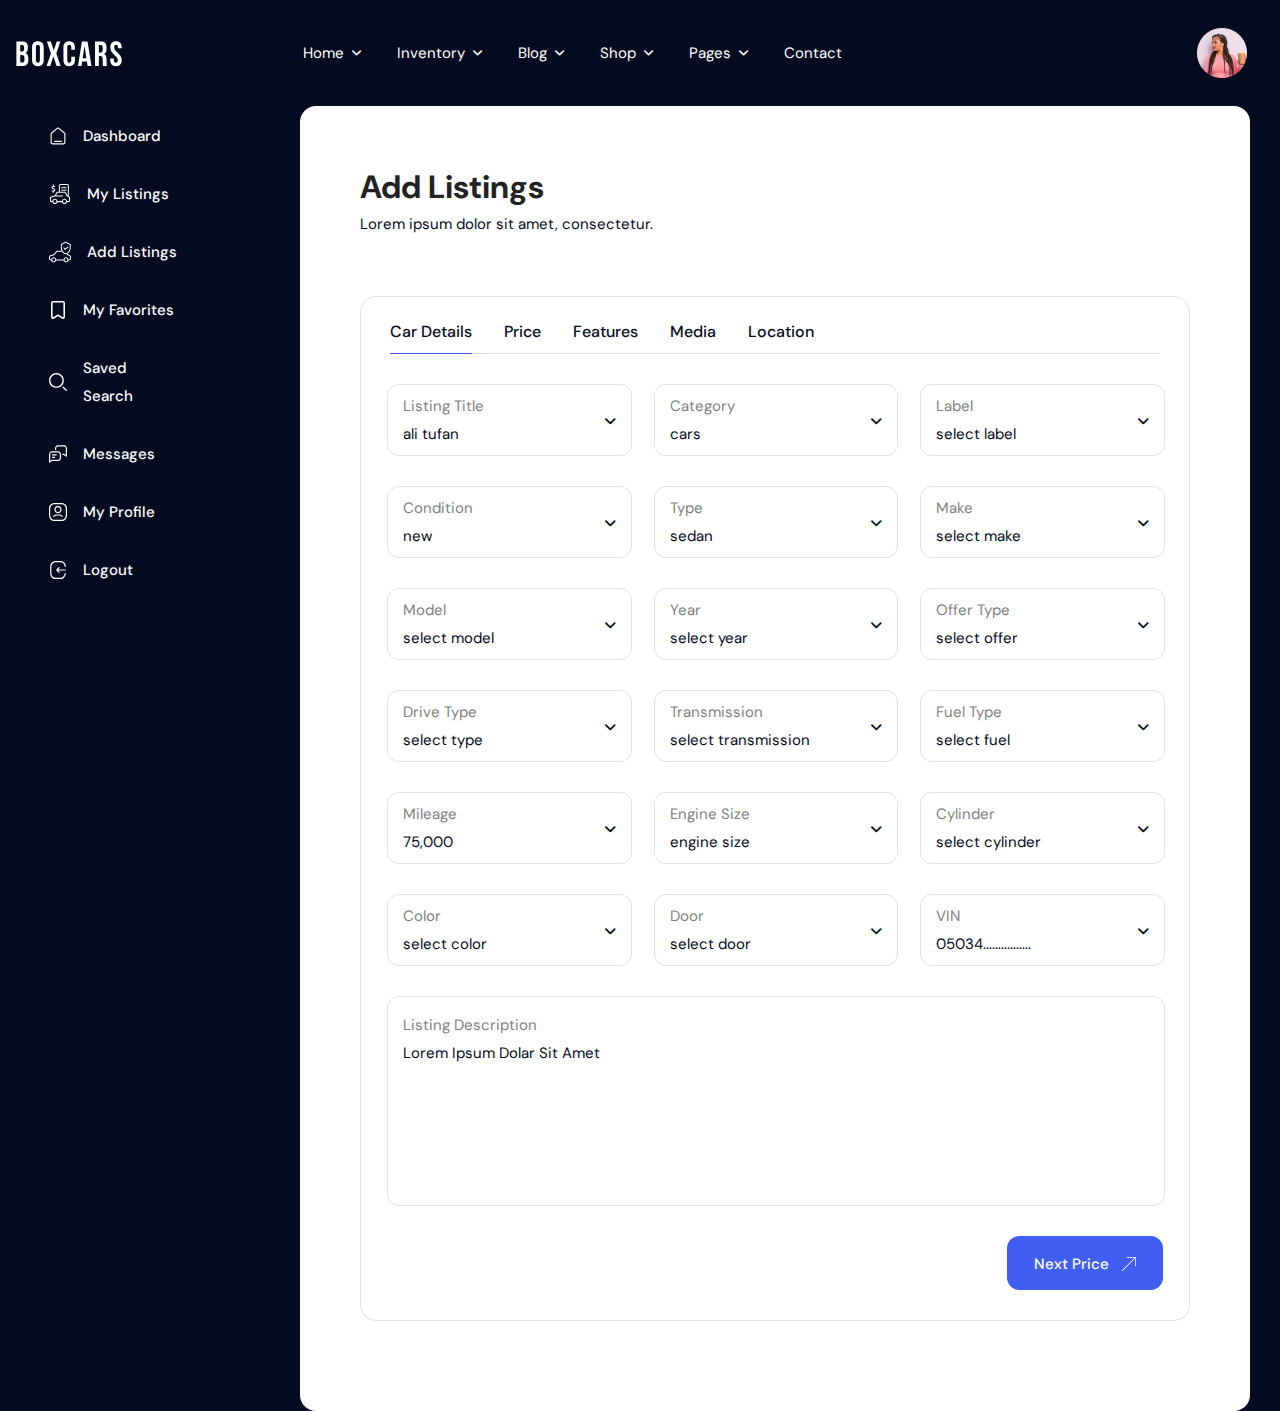
<file: themes/boxcar-html/add-listings.html>
﻿<!DOCTYPE html>
<html lang="en">
<head>
<meta charset="utf-8">
<title>BOXCAR | HTML Template</title>
<!-- Stylesheets -->
<link href="css/bootstrap.min.css" rel="stylesheet">
<link rel="stylesheet" type="text/css" href="css/slick-theme.css">
<link rel="stylesheet" type="text/css" href="css/slick.css">
<link href="css/mmenu.css" rel="stylesheet">
<link href="css/style.css" rel="stylesheet">

<link rel="shortcut icon" href="images/favicon.png" type="image/x-icon">
<link rel="icon" href="images/favicon.png" type="image/x-icon">
<!-- Responsive -->
<meta http-equiv="X-UA-Compatible" content="IE=edge">
<meta name="viewport" content="width=device-width, initial-scale=1.0, maximum-scale=1.0, user-scalable=0">
<!--[if lt IE 9]><script src="https://cdnjs.cloudflare.com/ajax/libs/html5shiv/3.7.3/html5shiv.js"></script><![endif]-->
<!--[if lt IE 9]><script src="js/respond.js"></script><![endif]-->
</head>

<body class="body">

<div class="boxcar-wrapper v2">

    <!-- Main Header-->
	<header class="boxcar-header header-style-ten">
        <div class="header-inner">
            <div class="inner-container">
                <!-- Main box -->
                <div class="c-box">
                    <div class="logo-inner">
                        <div class="logo"><a href="index.html"><img src="images/logo.svg" alt="" title="Boxcar"></a></div>
                        <div class="btn-box">
                            
                            <div class="layout-search style1">
                                <div class="search-box">
                                    <svg class="icon"  width="16" height="16" viewBox="0 0 16 16" fill="none" xmlns="http://www.w3.org/2000/svg">
                                        <path d="M7.29301 1.2876C3.9872 1.2876 1.29431 3.98048 1.29431 7.28631C1.29431 10.5921 3.9872 13.2902 7.29301 13.2902C8.70502 13.2902 10.0036 12.7954 11.03 11.9738L13.5287 14.4712C13.6548 14.5921 13.8232 14.6588 13.9979 14.657C14.1725 14.6552 14.3395 14.5851 14.4631 14.4617C14.5867 14.3382 14.6571 14.1713 14.6591 13.9967C14.6611 13.822 14.5947 13.6535 14.474 13.5272L11.9753 11.0285C12.7976 10.0006 13.293 8.69995 13.293 7.28631C13.293 3.98048 10.5988 1.2876 7.29301 1.2876ZM7.29301 2.62095C9.87824 2.62095 11.9584 4.70108 11.9584 7.28631C11.9584 9.87153 9.87824 11.9569 7.29301 11.9569C4.70778 11.9569 2.62764 9.87153 2.62764 7.28631C2.62764 4.70108 4.70778 2.62095 7.29301 2.62095Z" fill="white"/>
                                    </svg>  
                                    <input type="search" placeholder="Search Cars eg. Audi Q7" class="show-search" name="name" tabindex="2" value="" aria-required="true" required="">
    
                                </div>
                                <div class="box-content-search" id="box-content-search">
                                    <ul class="box-car-search">
                                        <li><a href="inventory-page-single.html" class="car-search-item">
                                            <div class="box-img">
                                                <img src="images/resource/car-search.jpg" alt="img">
                                            </div>
                                            <div class="info">
                                                <p class="name">Audi, Q5 - 2023 C300e AMG Line Night Ed Premium Plus 5dr 9G-Tronic</p>
                                                <span class="price">$399</span>
                                            </div>
                                        </a></li>
                                        <li><a href="inventory-page-single.html" class="car-search-item">
                                            <div class="box-img">
                                                <img src="images/resource/car-search.jpg" alt="img">
                                            </div>
                                            <div class="info">
                                                <p class="name">Audi, Q5 - 2023 C300e AMG Line Night Ed Premium Plus 5dr 9G-Tronic</p>
                                                <span class="price">$399</span>
                                            </div>
                                        </a></li>
                                        <li><a href="inventory-page-single.html" class="car-search-item">
                                            <div class="box-img">
                                                <img src="images/resource/car-search.jpg" alt="img">
                                            </div>
                                            <div class="info">
                                                <p class="name">Audi, Q5 - 2023 C300e AMG Line Night Ed Premium Plus 5dr 9G-Tronic</p>
                                                <span class="price">$399</span>
                                            </div>
                                        </a></li>
                                        <li><a href="inventory-page-single.html" class="car-search-item">
                                            <div class="box-img">
                                                <img src="images/resource/car-search.jpg" alt="img">
                                            </div>
                                            <div class="info">
                                                <p class="name">Audi, Q5 - 2023 C300e AMG Line Night Ed Premium Plus 5dr 9G-Tronic</p>
                                                <span class="price">$399</span>
                                            </div>
                                        </a></li>
                                    </ul>
                                    <a href="inventory-page-single.html" class="btn-view-search">
                                        View Details  
                                        <svg width="14" height="14" viewBox="0 0 14 14" fill="none" xmlns="http://www.w3.org/2000/svg">
                                            <g clip-path="url(#clip0_3114_6864)">
                                            <path d="M13.6109 0H5.05533C4.84037 0 4.66643 0.173943 4.66643 0.388901C4.66643 0.603859 4.84037 0.777802 5.05533 0.777802H12.6721L0.113697 13.3362C-0.0382246 13.4881 -0.0382246 13.7342 0.113697 13.8861C0.18964 13.962 0.289171 14 0.388666 14C0.488161 14 0.587656 13.962 0.663635 13.8861L13.222 1.3277V8.94447C13.222 9.15943 13.3959 9.33337 13.6109 9.33337C13.8259 9.33337 13.9998 9.15943 13.9998 8.94447V0.388901C13.9998 0.173943 13.8258 0 13.6109 0Z" fill="#405FF2"/>
                                            </g>
                                            <defs>
                                            <clipPath id="clip0_3114_6864">
                                            <rect width="14" height="14" fill="white"/>
                                            </clipPath>
                                            </defs>
                                        </svg>
                                    </a>
                                </div>
                            </div>
                        </div>
                    </div>

                    <!--Nav Box-->
                    <div class="nav-out-bar">    
                        <nav class="nav main-menu">
                            <ul class="navigation" id="navbar">
                                <li class="current-dropdown current"><span>Home <i class="fa-solid fa-angle-down"></i></span>
                                    <ul class="dropdown">
                                        <li><a href="index.html">Home 01</a></li>
                                        <li><a href="index-2.html">Home 02</a></li>
                                        <li><a href="index-3.html">Home 03</a></li>
                                        <li><a href="index-4.html">Home 04</a></li>
                                        <li><a href="index-5.html">Home 05</a></li>
                                        <li><a href="index-6.html">Home 06</a></li>
                                        <li><a href="index-7.html">Home 07</a></li>
                                        <li><a href="index-8.html">Home 08</a></li>
                                        <li><a href="index-9.html">Home 09</a></li>
                                        <li><a href="index-10.html">Home 10</a></li>
                                    </ul>
                                </li>
                                <li class="current-dropdown"><span>Inventory <i class="fa-solid fa-angle-down"></i></span>
                                    <div class="mega-menu">
                                        <div class="mega-column">
                                            <h3>Inventory List</h3>
                                            <ul>
                                                <li><a href="inventory-list-01.html" title="">Inventory List v1</a></li>
                                                <li><a href="inventory-list-02.html" title="">Inventory List v2</a></li>
                                                <li><a href="inventory-map-cards.html" title="">Map - Cards</a></li>
                                                <li><a href="inventory-map-rows.html" title="">Map - Rows</a></li>
                                                <li><a href="inventory-sidebar-rows.html" title="">Sidebar - Rows</a></li>
                                                <li><a href="inventory-sidebar-cards.html" title="">Sidebar - Cards</a></li>
                                                
                                            </ul>
                                        </div>
                                        <div class="mega-column">
                                            <h3>Inventory Single</h3>
                                            <ul>
                                                <li><a href="inventory-page-single.html" title="">Inventory Single v1</a></li>
                                                <li><a href="inventory-page-single-v2.html" title="">Inventory Single v2</a></li>
                                                <li><a href="inventory-page-single-v3.html" title="">Inventory Single v3</a></li>
                                                <li><a href="inventory-page-single-v4.html" title="">Inventory Single v4</a></li>
                                                <li><a href="inventory-page-single-v5.html" title="">Inventory Single v5</a></li>
                                            </ul>
                                        </div>
                                        <div class="mega-column">
                                            <h3>Popular Makes</h3>
                                            <ul>
                                                <li><a href="inventory-page-single.html" title="">Audi</a></li>
                                                <li><a href="inventory-page-single.html" title="">BMW</a></li>
                                                <li><a href="inventory-page-single.html" title="">Ford</a></li>
                                                <li><a href="inventory-page-single.html" title="">Honda</a></li>
                                                <li><a href="inventory-page-single.html" title="">Land Rover</a></li>
                                                <li><a href="inventory-page-single.html" title="">Mercedes-Benz</a></li>
                                            </ul>
                                        </div>
                                        <div class="mega-column">
                                            <h3>Type</h3>
                                            <ul>
                                                <li><a href="inventory-page-single.html" title="">Sedan</a></li>
                                                <li><a href="inventory-page-single.html" title="">SUVs</a></li>
                                                <li><a href="inventory-page-single.html" title="">Sport Coupe</a></li>
                                                <li><a href="inventory-page-single.html" title="">Convertible</a></li>
                                                <li><a href="inventory-page-single.html" title="">Wagon</a></li>
                                            </ul>
                                        </div>
                                    </div>
                                </li>
                                <li class="current-dropdown"><span>Blog <i class="fa-solid fa-angle-down"></i></span>
                                    <ul class="dropdown">
                                        <li><a href="blog-list-01.html">Blog List 01</a></li>
                                        <li><a href="blog-list-02.html">Blog List 02</a></li>
                                        <li><a href="blog-list-03.html">Blog List 03</a></li>
                                        <li><a href="blog-single.html">Blog Single</a></li>
                                    </ul>
                                </li>
                                <li class="current-dropdown"><span>Shop <i class="fa-solid fa-angle-down"></i></span>
                                    <ul class="dropdown">
                                        <li><a href="shop-list.html">Shop List</a></li>
                                        <li><a href="shop-single.html">Shop Single</a></li>
                                        <li><a href="cart.html">Cart</a></li>
                                        <li><a href="checkout.html">Checkout</a></li>
                                    </ul>
                                </li>
                                <li class="current-dropdown right-one"><span>Pages <i class="fa-solid fa-angle-down"></i></span>
                                    <ul class="dropdown">
                                        <li class="nav-sub"><a>Dashboard <i class="fa fa-angle-right"></i></a>
                                            <ul class="dropdown deep subnav-menu">
                                                <li><a href="dashboard.html" title="">Dashboard</a></li>
                                                <li><a href="my-listings.html" title="">My Listings</a></li>
                                                <li><a href="add-listings.html" title="">Add Listings</a></li>
                                                <li><a href="favorite.html" title="">Favorites</a></li>
                                                <li><a href="saved.html" title="">Saved Search</a></li>
                                                <li><a href="messages.html" title="">Messages</a></li>
                                                <li><a href="profile.html" title="">Profile</a></li>
                                            </ul>
                                        </li>
                                        <li><a href="about.html">About</a></li>
                                        <li><a href="contact.html">Services</a></li>
                                        <li><a href="login.html">Login</a></li>
                                        <li><a href="faq.html">FAQs</a></li>
                                        <li><a href="pricing.html">Pricing</a></li>
                                        <li><a href="terms.html">Terms</a></li>
                                        <li><a href="team-list.html">Team List</a></li>
                                        <li><a href="team-single.html">Team Single</a></li>
                                        <li><a href="dealer.html">Dealer List</a></li>
                                        <li><a href="dealer-single.html">Dealer Single</a></li>
                                        <li><a href="loan-calculator.html">Loan Calculator</a></li>
                                        <li><a href="compare.html">Compare</a></li>
                                        <li><a href="404.html">404</a></li>
                                        <li><a href="invoice.html">Invoice</a></li>
                                        <li><a href="ui-elements.html">UI Elements</a></li>
                                    </ul>
                                </li>
                                <li><a href="contact.html">Contact</a>
                                </li>
                            </ul>
                        </nav>
                        <!-- Main Menu End-->
                    </div>

                    <div class="right-box">
                        <a href="add-listings.html#" class="haeder-img"><img src="images/resource/header-img.png"></a>
                        <div class="mobile-navigation">
                            <a href="add-listings.html#nav-mobile" title="">
                               <svg width="22" height="11" viewBox="0 0 22 11" fill="none" xmlns="http://www.w3.org/2000/svg">
                                    <rect width="22" height="2" fill="white"/>
                                    <rect y="9" width="22" height="2" fill="white"/>
                                </svg>
                            </a>
                        </div>
                    </div>
                </div>
                <!-- Mobile Menu  -->
            </div>
        </div>

        <!-- Header Search -->
        <div class="search-popup">
            <span class="search-back-drop"></span>
            <button class="close-search"><span class="fa fa-times"></span></button>
        
            <div class="search-inner">
                <form method="post" action="index.html">
                    <div class="form-group">
                        <input type="search" name="search-field" value="" placeholder="Search..." required="">
                        <button type="submit"><i class="fa fa-search"></i></button>
                    </div>
                </form>
            </div>
        </div>
        <!-- End Header Search -->

        <div id="nav-mobile"></div>
	</header>
    <!-- End header-section -->

    <!-- dashboard-widget -->
    <section class="dashboard-widget">
        <div class="right-box">
            <div class="side-bar">
                <ul class="nav-list">
                    <li><a href="dashboard.html"><img src="images/icons/dash1.svg" alt="">Dashboard</a></li>
                    <li><a href="my-listings.html"><img src="images/icons/dash2.svg" alt="">My Listings</a></li>
                    <li><a href="add-listings.html"><img src="images/icons/dash3.svg" alt="">Add Listings</a></li>
                    <li><a href="favorite.html"><img src="images/icons/dash4.svg" alt="">My Favorites</a></li>
                    <li><a href="saved.html"><img src="images/icons/dash5.svg" alt="">Saved Search</a></li>
                    <li><a href="messages.html"><img src="images/icons/dash6.svg" alt="">Messages</a></li>
                    <li><a href="profile.html"><img src="images/icons/dash7.svg" alt="">My Profile</a></li>
                    <li><a href="add-listings.html#"><img src="images/icons/dash8.svg" alt="">Logout</a></li>
                </ul>
            </div>
            <div class="content-column">
                <div class="inner-column">
                    <div class="list-title">
                        <h3 class="title">Add Listings</h3>
                        <div class="text">Lorem ipsum dolor sit amet, consectetur.</div>
                    </div>
                    <div class="form-box">
                        <ul class="nav nav-tabs" id="myTab" role="tablist">
                            <li class="nav-item" role="presentation">
                                <button class="nav-link active" id="home-tab" data-bs-toggle="tab" data-bs-target="#home" type="button" role="tab" aria-controls="home" aria-selected="true">Car Details</button>
                            </li>
                            <li class="nav-item" role="presentation">
                                <button class="nav-link" id="profile-tab" data-bs-toggle="tab" data-bs-target="#profile" type="button" role="tab" aria-controls="profile" aria-selected="false">Price</button>
                            </li>
                            <li class="nav-item" role="presentation">
                                <button class="nav-link" id="contact-tab" data-bs-toggle="tab" data-bs-target="#contact" type="button" role="tab" aria-controls="contact" aria-selected="false">Features</button>
                            </li>

                            <li class="nav-item" role="presentation">
                                <button class="nav-link" id="media-tab" data-bs-toggle="tab" data-bs-target="#media" type="button" role="tab" aria-controls="media" aria-selected="false">Media</button>
                            </li>
                            <li class="nav-item" role="presentation">
                                <button class="nav-link" id="location-tab" data-bs-toggle="tab" data-bs-target="#location" type="button" role="tab" aria-controls="location" aria-selected="false">Location</button>
                            </li>
                        </ul>
                        <div class="tab-content" id="myTabContent">
                            <div class="tab-pane fade show active" id="home" role="tabpanel" aria-labelledby="home-tab">
                                <form class="row">  
                                    <div class="form-column col-lg-4">
                                        <div class="form_boxes">
                                            <label>Listing Title</label>
                                            <div class="drop-menu">
                                                <div class="select">
                                                    <span>Ali Tufan</span>
                                                    <i class="fa fa-angle-down"></i>
                                                </div>
                                                <input type="hidden" name="gender">
                                                <ul class="dropdown" style="display: none;">
                                                    <li>Ali Tufan</li>
                                                    <li>Ali Tufan</li>
                                                </ul>
                                            </div>
                                        </div>
                                    </div>
                                    <div class="form-column col-lg-4">
                                        <div class="form_boxes">
                                            <label>Category</label>
                                            <div class="drop-menu">
                                                <div class="select">
                                                    <span>Cars</span>
                                                    <i class="fa fa-angle-down"></i>
                                                </div>
                                                <input type="hidden" name="gender">
                                                <ul class="dropdown" style="display: none;">
                                                    <li>Cars</li>
                                                    <li>Cars</li>
                                                </ul>
                                            </div>
                                        </div>
                                    </div>
                                    <div class="form-column col-lg-4">
                                        <div class="form_boxes">
                                            <label>Label</label>
                                            <div class="drop-menu">
                                                <div class="select">
                                                    <span>Select Label</span>
                                                    <i class="fa fa-angle-down"></i>
                                                </div>
                                                <input type="hidden" name="gender">
                                                <ul class="dropdown" style="display: none;">
                                                    <li>Select Label</li>
                                                    <li>Select Label</li>
                                                </ul>
                                            </div>
                                        </div>
                                    </div>
                                    <div class="form-column col-lg-4">
                                        <div class="form_boxes">
                                            <label>Condition</label>
                                            <div class="drop-menu">
                                                <div class="select">
                                                    <span>New</span>
                                                    <i class="fa fa-angle-down"></i>
                                                </div>
                                                <input type="hidden" name="gender">
                                                <ul class="dropdown" style="display: none;">
                                                    <li>Select Label</li>
                                                    <li>Select Label</li>
                                                </ul>
                                            </div>
                                        </div>
                                    </div>
                                    <div class="form-column col-lg-4">
                                        <div class="form_boxes">
                                            <label>Type</label>
                                            <div class="drop-menu">
                                                <div class="select">
                                                    <span>Sedan</span>
                                                    <i class="fa fa-angle-down"></i>
                                                </div>
                                                <input type="hidden" name="gender">
                                                <ul class="dropdown" style="display: none;">
                                                    <li>Select Label</li>
                                                    <li>Select Label</li>
                                                </ul>
                                            </div>
                                        </div>
                                    </div>
                                    <div class="form-column col-lg-4">
                                        <div class="form_boxes">
                                            <label>Make</label>
                                            <div class="drop-menu">
                                                <div class="select">
                                                    <span>Select Make</span>
                                                    <i class="fa fa-angle-down"></i>
                                                </div>
                                                <input type="hidden" name="gender">
                                                <ul class="dropdown" style="display: none;">
                                                    <li>Select Label</li>
                                                    <li>Select Label</li>
                                                </ul>
                                            </div>
                                        </div>
                                    </div>
                                    <div class="form-column col-lg-4">
                                        <div class="form_boxes">
                                            <label>Model</label>
                                            <div class="drop-menu">
                                                <div class="select">
                                                    <span>Select Model</span>
                                                    <i class="fa fa-angle-down"></i>
                                                </div>
                                                <input type="hidden" name="gender">
                                                <ul class="dropdown" style="display: none;">
                                                    <li>Select Label</li>
                                                    <li>Select Label</li>
                                                </ul>
                                            </div>
                                        </div>
                                    </div>
                                    <div class="form-column col-lg-4">
                                        <div class="form_boxes">
                                            <label>Year</label>
                                            <div class="drop-menu">
                                                <div class="select">
                                                    <span>Select Year</span>
                                                    <i class="fa fa-angle-down"></i>
                                                </div>
                                                <input type="hidden" name="gender">
                                                <ul class="dropdown" style="display: none;">
                                                    <li>Select Label</li>
                                                    <li>Select Label</li>
                                                </ul>
                                            </div>
                                        </div>
                                    </div>
                                    <div class="form-column col-lg-4">
                                        <div class="form_boxes">
                                            <label>Offer Type</label>
                                            <div class="drop-menu">
                                                <div class="select">
                                                    <span>Select Offer</span>
                                                    <i class="fa fa-angle-down"></i>
                                                </div>
                                                <input type="hidden" name="gender">
                                                <ul class="dropdown" style="display: none;">
                                                    <li>Select Label</li>
                                                    <li>Select Label</li>
                                                </ul>
                                            </div>
                                        </div>
                                    </div>
                                    <div class="form-column col-lg-4">
                                        <div class="form_boxes">
                                            <label>Drive Type</label>
                                            <div class="drop-menu">
                                                <div class="select">
                                                    <span>Select Type</span>
                                                    <i class="fa fa-angle-down"></i>
                                                </div>
                                                <input type="hidden" name="gender">
                                                <ul class="dropdown" style="display: none;">
                                                    <li>Select Label</li>
                                                    <li>Select Label</li>
                                                </ul>
                                            </div>
                                        </div>
                                    </div>
                                    <div class="form-column col-lg-4">
                                        <div class="form_boxes">
                                            <label>Transmission</label>
                                            <div class="drop-menu">
                                                <div class="select">
                                                    <span>Select Transmission</span>
                                                    <i class="fa fa-angle-down"></i>
                                                </div>
                                                <input type="hidden" name="gender">
                                                <ul class="dropdown" style="display: none;">
                                                    <li>Select Label</li>
                                                    <li>Select Label</li>
                                                </ul>
                                            </div>
                                        </div>
                                    </div>
                                    <div class="form-column col-lg-4">
                                        <div class="form_boxes">
                                            <label>Fuel Type</label>
                                            <div class="drop-menu">
                                                <div class="select">
                                                    <span>Select Fuel</span>
                                                    <i class="fa fa-angle-down"></i>
                                                </div>
                                                <input type="hidden" name="gender">
                                                <ul class="dropdown" style="display: none;">
                                                    <li>Select Label</li>
                                                    <li>Select Label</li>
                                                </ul>
                                            </div>
                                        </div>
                                    </div>
                                    <div class="form-column col-lg-4">
                                        <div class="form_boxes">
                                            <label>Mileage</label>
                                            <div class="drop-menu">
                                                <div class="select">
                                                    <span>75,000</span>
                                                    <i class="fa fa-angle-down"></i>
                                                </div>
                                                <input type="hidden" name="gender">
                                                <ul class="dropdown" style="display: none;">
                                                    <li>Select Label</li>
                                                    <li>Select Label</li>
                                                </ul>
                                            </div>
                                        </div>
                                    </div>
                                    <div class="form-column col-lg-4">
                                        <div class="form_boxes">
                                            <label>Engine Size</label>
                                            <div class="drop-menu">
                                                <div class="select">
                                                    <span>Engine Size</span>
                                                    <i class="fa fa-angle-down"></i>
                                                </div>
                                                <input type="hidden" name="gender">
                                                <ul class="dropdown" style="display: none;">
                                                    <li>Select Label</li>
                                                    <li>Select Label</li>
                                                </ul>
                                            </div>
                                        </div>
                                    </div>
                                    <div class="form-column col-lg-4">
                                        <div class="form_boxes">
                                            <label>Cylinder</label>
                                            <div class="drop-menu">
                                                <div class="select">
                                                    <span>Select Cylinder</span>
                                                    <i class="fa fa-angle-down"></i>
                                                </div>
                                                <input type="hidden" name="gender">
                                                <ul class="dropdown" style="display: none;">
                                                    <li>Select Label</li>
                                                    <li>Select Label</li>
                                                </ul>
                                            </div>
                                        </div>
                                    </div>
                                    <div class="form-column col-lg-4">
                                        <div class="form_boxes">
                                            <label>Color</label>
                                            <div class="drop-menu">
                                                <div class="select">
                                                    <span>Select Color</span>
                                                    <i class="fa fa-angle-down"></i>
                                                </div>
                                                <input type="hidden" name="gender">
                                                <ul class="dropdown" style="display: none;">
                                                    <li>Select Label</li>
                                                    <li>Select Label</li>
                                                </ul>
                                            </div>
                                        </div>
                                    </div>
                                    <div class="form-column col-lg-4">
                                        <div class="form_boxes">
                                            <label>Door</label>
                                            <div class="drop-menu">
                                                <div class="select">
                                                    <span>Select Door</span>
                                                    <i class="fa fa-angle-down"></i>
                                                </div>
                                                <input type="hidden" name="gender">
                                                <ul class="dropdown" style="display: none;">
                                                    <li>Select Label</li>
                                                    <li>Select Label</li>
                                                </ul>
                                            </div>
                                        </div>
                                    </div>
                                    <div class="form-column col-lg-4">
                                        <div class="form_boxes">
                                            <label>VIN</label>
                                            <div class="drop-menu">
                                                <div class="select">
                                                    <span>05034................</span>
                                                    <i class="fa fa-angle-down"></i>
                                                </div>
                                                <input type="hidden" name="gender">
                                                <ul class="dropdown" style="display: none;">
                                                    <li>Select Label</li>
                                                    <li>Select Label</li>
                                                </ul>
                                            </div>
                                        </div>
                                    </div>
                                    <div class="form-column col-lg-12">
                                        <div class="form_boxes v2">
                                            <label>Listing Description</label>
                                            <div class="drop-menu">
                                                <textarea name="message" placeholder="Lorem Ipsum Dolar Sit Amet"></textarea>
                                            </div>
                                        </div>
                                    </div>
                                    <div class="col-lg-12">
                                        <div class="form-submit">
                                            <button type="submit" class="theme-btn">Next Price <svg xmlns="http://www.w3.org/2000/svg" width="14" height="14" viewbox="0 0 14 14" fill="none">
                                                <g clip-path="url(#clip0_711_3214)">
                                                <path d="M13.6106 0H5.05509C4.84013 0 4.66619 0.173943 4.66619 0.388901C4.66619 0.603859 4.84013 0.777802 5.05509 0.777802H12.6719L0.113453 13.3362C-0.0384687 13.4881 -0.0384687 13.7342 0.113453 13.8861C0.189396 13.962 0.288927 14 0.388422 14C0.487917 14 0.587411 13.962 0.663391 13.8861L13.2218 1.3277V8.94447C13.2218 9.15943 13.3957 9.33337 13.6107 9.33337C13.8256 9.33337 13.9996 9.15943 13.9996 8.94447V0.388901C13.9995 0.173943 13.8256 0 13.6106 0Z" fill="white"></path>
                                                </g>
                                                <defs>
                                                <clippath id="clip0_711_3214">
                                                <rect width="14" height="14" fill="white"></rect>
                                                </clippath>
                                                </defs>
                                                </svg>
                                            </button>
                                        </div>
                                    </div>
                                </form>
                            </div>
                            <div class="tab-pane fade" id="profile" role="tabpanel" aria-labelledby="profile-tab">
                                <form class="row">  
                                    <div class="col-lg-12">
                                        <div class="form_boxes v2">
                                            <label>Price ($)</label>
                                            <div class="drop-menu">
                                                <div class="select">
                                                    <span>e.g. 1000</span>
                                                </div>
                                                <input type="hidden" name="gender">
                                                <ul class="dropdown" style="display: none;">
                                                    <li>e.g. 1000</li>
                                                    <li>e.g. 1000</li>
                                                </ul>
                                            </div>
                                        </div>
                                    </div>
                                    <div class="col-lg-12">
                                        <div class="inner-box">
                                            <div class="form_boxes">
                                                <label>Price Prefix</label>
                                                <div class="drop-menu">
                                                    <div class="select">
                                                        <span>e.g. 1000</span>
                                                    </div>
                                                    <input type="hidden" name="gender">
                                                    <ul class="dropdown" style="display: none;">
                                                        <li>e.g. 1000</li>
                                                        <li>e.g. 1000</li>
                                                    </ul>
                                                </div>
                                            </div>
                                            <div class="text">Any text shown before price (for example: from).</div>
                                        </div>
                                    </div>
                                    <div class="col-lg-12">
                                        <div class="inner-box">
                                            <div class="form_boxes">
                                                <label>Price Suffix</label>
                                                <div class="drop-menu">
                                                    <div class="select">
                                                        <span>e.g. 1000</span>
                                                    </div>
                                                    <input type="hidden" name="gender">
                                                    <ul class="dropdown" style="display: none;">
                                                        <li>e.g. 1000</li>
                                                        <li>e.g. 1000</li>
                                                    </ul>
                                                </div>
                                            </div>
                                            <div class="text">Any text shown after price (for example: per night).</div>
                                        </div>
                                    </div>
                                    <div class="col-lg-12">
                                        <div class="inner-box">
                                            <div class="form_boxes">
                                                <label>Price Custom</label>
                                                <div class="drop-menu">
                                                    <div class="select">
                                                        <span>e.g. 1000</span>
                                                    </div>
                                                    <input type="hidden" name="gender">
                                                    <ul class="dropdown" style="display: none;">
                                                        <li>e.g. 1000</li>
                                                        <li>e.g. 1000</li>
                                                    </ul>
                                                </div>
                                            </div>
                                            <div class="text">Any text instead of price (for example: by agreement). Prefix and Suffix will be ignored.</div>
                                        </div>
                                    </div>
                                    <div class="col-lg-12">
                                        <div class="form-submit">
                                            <button type="submit" class="theme-btn">Next Features<svg xmlns="http://www.w3.org/2000/svg" width="14" height="14" viewbox="0 0 14 14" fill="none">
                                                <g clip-path="url(#clip0_711_3214)">
                                                <path d="M13.6106 0H5.05509C4.84013 0 4.66619 0.173943 4.66619 0.388901C4.66619 0.603859 4.84013 0.777802 5.05509 0.777802H12.6719L0.113453 13.3362C-0.0384687 13.4881 -0.0384687 13.7342 0.113453 13.8861C0.189396 13.962 0.288927 14 0.388422 14C0.487917 14 0.587411 13.962 0.663391 13.8861L13.2218 1.3277V8.94447C13.2218 9.15943 13.3957 9.33337 13.6107 9.33337C13.8256 9.33337 13.9996 9.15943 13.9996 8.94447V0.388901C13.9995 0.173943 13.8256 0 13.6106 0Z" fill="white"></path>
                                                </g>
                                                <defs>
                                                <clippath id="clip0_711_3214">
                                                <rect width="14" height="14" fill="white"></rect>
                                                </clippath>
                                                </defs>
                                                </svg>
                                            </button>
                                        </div>
                                    </div>
                                </form>
                            </div>
                            <div class="tab-pane fade cheak-box-sec style1" id="contact" role="tabpanel" aria-labelledby="contact-tab">
                                <div class="right-box-two">
                                    <div class="cheak-box">
                                        <label class="contain">Heated Seats
                                            <input type="checkbox" checked="checked">
                                            <span class="checkmark"></span>
                                        </label>
                                        <label class="contain">Heated Steering Wheel
                                            <input type="checkbox">
                                            <span class="checkmark"></span>
                                        </label>
                                        <label class="contain">Navigation System
                                            <input type="checkbox">
                                            <span class="checkmark"></span>
                                        </label>
                                        <label class="contain">Tyre Pressure Monitoring System
                                            <input type="checkbox">
                                            <span class="checkmark"></span>
                                        </label>
                                    </div>
                                    <div class="cheak-box">
                                        <label class="contain">Apple CarPlay/Android Auto
                                            <input type="checkbox" checked="checked">
                                            <span class="checkmark"></span>
                                        </label>
                                        <label class="contain">Bluetooth
                                            <input type="checkbox">
                                            <span class="checkmark"></span>
                                        </label>
                                        <label class="contain">HomeLink
                                            <input type="checkbox">
                                            <span class="checkmark"></span>
                                        </label>
                                    </div>
                                    <div class="cheak-box">
                                        <label class="contain">Airbag - Driver
                                            <input type="checkbox" checked="checked">
                                            <span class="checkmark"></span>
                                        </label>
                                        <label class="contain">Airbag - Passenger
                                            <input type="checkbox">
                                            <span class="checkmark"></span>
                                        </label>
                                        <label class="contain">Anti-lock Braking System
                                            <input type="checkbox">
                                            <span class="checkmark"></span>
                                        </label>
                                        <label class="contain">Backup Camera
                                            <input type="checkbox">
                                            <span class="checkmark"></span>
                                        </label>
                                        <label class="contain">Blind Spot Monitor
                                            <input type="checkbox">
                                            <span class="checkmark"></span>
                                        </label>
                                    </div>
                                    <div class="cheak-box">
                                        <label class="contain">Center Console
                                            <input type="checkbox" checked="checked">
                                            <span class="checkmark"></span>
                                        </label>
                                        <label class="contain">Heated and Ventilated Front Seats
                                            <input type="checkbox">
                                            <span class="checkmark"></span>
                                        </label>
                                        <label class="contain">Panoramic Moonroof
                                            <input type="checkbox">
                                            <span class="checkmark"></span>
                                        </label>
                                        <label class="contain">Qi Wireless Charging
                                            <input type="checkbox">
                                            <span class="checkmark"></span>
                                        </label>
                                        <label class="contain">Touchscreen Display
                                            <input type="checkbox">
                                            <span class="checkmark"></span>
                                        </label>
                                    </div>
                                    <div class="cheak-box">
                                        <label class="contain">Alloy Wheels
                                            <input type="checkbox" checked="checked">
                                            <span class="checkmark"></span>
                                        </label>
                                        <label class="contain">Brake Calipers - Silver Painted
                                            <input type="checkbox">
                                            <span class="checkmark"></span>
                                        </label>
                                        <label class="contain">Rear Bumper High Gloss
                                            <input type="checkbox">
                                            <span class="checkmark"></span>
                                        </label>
                                        <label class="contain">Rear Diffuser Body Colour
                                            <input type="checkbox">
                                            <span class="checkmark"></span>
                                        </label>
                                        <label class="contain">Windows - Electric Front
                                            <input type="checkbox">
                                            <span class="checkmark"></span>
                                        </label>
                                    </div>
                                </div>
                                <div class="btn-box">
                                    <a href="add-listings.html#" class="form-btn">Next Media<svg xmlns="http://www.w3.org/2000/svg" width="14" height="14" viewbox="0 0 14 14" fill="none">
                                        <g clip-path="url(#clip0_881_11471)">
                                          <path d="M13.6106 0H5.05509C4.84013 0 4.66619 0.173943 4.66619 0.388901C4.66619 0.603859 4.84013 0.777802 5.05509 0.777802H12.6719L0.113453 13.3362C-0.0384687 13.4881 -0.0384687 13.7342 0.113453 13.8861C0.189396 13.962 0.288927 14 0.388422 14C0.487917 14 0.587411 13.962 0.663391 13.8861L13.2218 1.3277V8.94447C13.2218 9.15943 13.3957 9.33337 13.6107 9.33337C13.8256 9.33337 13.9996 9.15943 13.9996 8.94447V0.388901C13.9995 0.173943 13.8256 0 13.6106 0Z" fill="white"></path>
                                        </g>
                                        <defs>
                                          <clippath id="clip0_881_11471">
                                            <rect width="14" height="14" fill="white"></rect>
                                          </clippath>
                                        </defs>
                                      </svg>
                                    </a>
                                </div>
                            </div>
                            <div class="tab-pane fade gallery-sec style1" id="media" role="tabpanel" aria-labelledby="media-tab">
                                <div class="right-box-three">
                                    <h6 class="title">Gallery</h6>
                                    <div class="gallery-box">
                                        <div class="inner-box">
                                            <div class="image-box">
                                                <img src="images/resource/list2-1.png">
                                                <div class="content-box">
                                                    <ul class="social-icon">
                                                        <li><a href="add-listings.html#"><img src="images/resource/delet.svg"></a></li>
                                                        <li><a href="add-listings.html#"><img src="images/resource/delet1-1.svg"></a></li>
                                                    </ul>
                                                </div>
                                            </div>
                                            <div class="image-box">
                                                <img src="images/resource/list2-2.png">
                                                <div class="content-box">
                                                    <ul class="social-icon">
                                                        <li><a href="add-listings.html#"><img src="images/resource/delet.svg"></a></li>
                                                        <li><a href="add-listings.html#"><img src="images/resource/delet1-1.svg"></a></li>
                                                    </ul>
                                                </div>
                                            </div>
                                            <div class="image-box">
                                                <img src="images/resource/list2-3.png">
                                                <div class="content-box">
                                                    <ul class="social-icon">
                                                        <li><a href="add-listings.html#"><img src="images/resource/delet.svg"></a></li>
                                                        <li><a href="add-listings.html#"><img src="images/resource/delet1-1.svg"></a></li>
                                                    </ul>
                                                </div>
                                            </div>
                                            <div class="uplode-box">
                                                <div class="content-box">
                                                    <a href="add-listings.html#">
                                                        <img src="images/resource/uplode.svg">
                                                        <span>Upload</span>
                                                    </a>
                                                </div>
                                            </div>
                                        </div>
                                        <div class="text">Max file size is 1MB, Minimum dimension: 330x300 And Suitable files are .jpg & .png</div>
                                    </div>
                                </div>
                                <div class="attachment-sec">
                                    <h6 class="title">Attachments</h6>
                                    <div class="right-box-four">
                                        <div class="report-box">
                                            <span>View Vin Report</span>
                                            <ul class="social-icon">
                                                <li><a href="add-listings.html#"><img src="images/resource/delet.svg"></a></li>
                                                <li><a href="add-listings.html#"><img src="images/resource/delet1-1.svg"></a></li>
                                            </ul>
                                        </div>
                                        <div class="report-box">
                                            <span>View Vin Report</span>
                                            <ul class="social-icon">
                                                <li><a href="add-listings.html#"><img src="images/resource/delet.svg"></a></li>
                                                <li><a href="add-listings.html#"><img src="images/resource/delet1-1.svg"></a></li>
                                            </ul>
                                        </div>
                                        <div class="report-box">
                                            <span>View Vin Report</span>
                                            <ul class="social-icon">
                                                <li><a href="add-listings.html#"><img src="images/resource/delet.svg"></a></li>
                                                <li><a href="add-listings.html#"><img src="images/resource/delet1-1.svg"></a></li>
                                            </ul>
                                        </div>
                                        <div class="uplode-box">
                                            <div class="content-box">
                                                <a href="add-listings.html#">
                                                    <img src="images/resource/uplode.svg">
                                                    <span>Upload</span>
                                                </a>
                                            </div>
                                        </div>
                                    </div>
                                    <div class="text">Max file size is 1MB, Minimum dimension: 330x300 And Suitable files are .jpg & .png</div>
                                </div>
                                <div class="form-sec">
                                    <h6 class="title">Video link</h6>
                                    <form class="row">  
                                        <div class=" form-column col-lg-12">
                                            <div class="inner-box">
                                                <div class="form_boxes">
                                                    <label>Video Link</label>
                                                    <div class="drop-menu">
                                                        <div class="select">
                                                            <span>#</span>
                                                        </div>
                                                        <input type="hidden" name="gender">
                                                        <ul class="dropdown" style="display: none;">
                                                            <li>#</li>
                                                            <li>#</li>
                                                        </ul>
                                                    </div>
                                                </div>
                                                <div class="text">Enter Youtube or Vimeo url.</div>
                                            </div>
                                        </div>
                                        <div class="form-submit">
                                            <button type="submit" class="theme-btn">Next Location<svg xmlns="http://www.w3.org/2000/svg" width="14" height="14" viewbox="0 0 14 14" fill="none">
                                                <g clip-path="url(#clip0_711_3214)">
                                                <path d="M13.6106 0H5.05509C4.84013 0 4.66619 0.173943 4.66619 0.388901C4.66619 0.603859 4.84013 0.777802 5.05509 0.777802H12.6719L0.113453 13.3362C-0.0384687 13.4881 -0.0384687 13.7342 0.113453 13.8861C0.189396 13.962 0.288927 14 0.388422 14C0.487917 14 0.587411 13.962 0.663391 13.8861L13.2218 1.3277V8.94447C13.2218 9.15943 13.3957 9.33337 13.6107 9.33337C13.8256 9.33337 13.9996 9.15943 13.9996 8.94447V0.388901C13.9995 0.173943 13.8256 0 13.6106 0Z" fill="white"></path>
                                                </g>
                                                <defs>
                                                <clippath id="clip0_711_3214">
                                                <rect width="14" height="14" fill="white"></rect>
                                                </clippath>
                                                </defs>
                                                </svg>
                                            </button>
                                        </div>
                                    </form>
                                </div>
                            </div>
                            <div class="tab-pane fade map-sec style1" id="location" role="tabpanel" aria-labelledby="location-tab">
                                <form class="row">  
                                    <div class="col-lg-6">
                                        <div class="form_boxes">
                                            <label>Friendly Address</label>
                                            <div class="drop-menu">
                                                <div class="select">
                                                    <span>Ali Tufan</span>
                                                </div>
                                                <input type="hidden" name="gender">
                                                <ul class="dropdown" style="display: none;">
                                                    <li>Ali Tufan</li>
                                                    <li>Ali Tufan</li>
                                                </ul>
                                            </div>
                                        </div>
                                    </div>
                                    <div class="col-lg-6">
                                        <div class="form_boxes">
                                            <label>Map Location</label>
                                            <div class="drop-menu">
                                                <div class="select">
                                                    <span>e.g. lincoln park</span>
                                                </div>
                                                <input type="hidden" name="gender">
                                                <ul class="dropdown" style="display: none;">
                                                    <li>e.g. lincoln park</li>
                                                    <li>e.g. lincoln park</li>
                                                </ul>
                                            </div>
                                        </div>
                                    </div>
                                    <div class="map-box">
                                        <div class="goole-iframe">
                                            <iframe src="https://maps.google.com/maps?width=100%25&height=600&hl=en&q=1%20Grafton%20Street,%20Dublin,%20Ireland+(My%20Business%20Name)&t=&z=14&ie=UTF8&iwloc=B&output=embed">
                                            </iframe>
                                        </div>
                                    </div>
                                    <div class="col-lg-6">
                                        <div class="form_boxes">
                                            <label>Longitude</label>
                                            <div class="drop-menu">
                                                <div class="select">
                                                    <span>33</span>
                                                </div>
                                                <input type="hidden" name="gender">
                                                <ul class="dropdown" style="display: none;">
                                                    <li>33</li>
                                                    <li>33</li>
                                                </ul>
                                            </div>
                                        </div>
                                    </div>
                                    <div class="col-lg-6">
                                        <div class="form_boxes">
                                            <label>Video Link</label>
                                            <div class="drop-menu">
                                                <div class="select">
                                                    <span>#</span>
                                                </div>
                                                <input type="hidden" name="gender">
                                                <ul class="dropdown" style="display: none;">
                                                    <li>#</li>
                                                    <li>#</li>
                                                </ul>
                                            </div>
                                        </div>
                                    </div>
                                    <div class="col-lg-12">
                                        <div class="form-submit">
                                            <button type="submit" class="theme-btn">Next Location<svg xmlns="http://www.w3.org/2000/svg" width="14" height="14" viewbox="0 0 14 14" fill="none">
                                                <g clip-path="url(#clip0_711_3214)">
                                                <path d="M13.6106 0H5.05509C4.84013 0 4.66619 0.173943 4.66619 0.388901C4.66619 0.603859 4.84013 0.777802 5.05509 0.777802H12.6719L0.113453 13.3362C-0.0384687 13.4881 -0.0384687 13.7342 0.113453 13.8861C0.189396 13.962 0.288927 14 0.388422 14C0.487917 14 0.587411 13.962 0.663391 13.8861L13.2218 1.3277V8.94447C13.2218 9.15943 13.3957 9.33337 13.6107 9.33337C13.8256 9.33337 13.9996 9.15943 13.9996 8.94447V0.388901C13.9995 0.173943 13.8256 0 13.6106 0Z" fill="white"></path>
                                                </g>
                                                <defs>
                                                <clippath id="clip0_711_3214">
                                                <rect width="14" height="14" fill="white"></rect>
                                                </clippath>
                                                </defs>
                                                </svg>
                                            </button>
                                        </div>
                                    </div>
                                </form>
                            </div>
                        </div>
                    </div>
                    <!-- <div class="form-box">
                        <ul class="nav nav-tabs" id="myTab" role="tablist">
                            <li class="nav-item" role="presentation">
                                <button class="nav-link active" id="home-v2-tab" data-bs-toggle="tab" data-bs-target="#home-v2" type="button" role="tab" aria-controls="home-v2" aria-selected="true">Car Details</button>
                            </li>
                            <li class="nav-item" role="presentation">
                                <button class="nav-link" id="profile-v2-tab" data-bs-toggle="tab" data-bs-target="#profile-v2" type="button" role="tab" aria-controls="profile-v2" aria-selected="false">Price</button>
                            </li>
                            <li class="nav-item" role="presentation">
                                <button class="nav-link" id="contact-v2-tab" data-bs-toggle="tab" data-bs-target="#contact-v2" type="button" role="tab" aria-controls="contact-v2" aria-selected="false">Features</button>
                            </li>
                            <li class="nav-item" role="presentation">
                                <button class="nav-link" id="media-v2-tab" data-bs-toggle="tab" data-bs-target="#media-v2" type="button" role="tab" aria-controls="media-v2" aria-selected="false">Media</button>
                            </li>
                            <li class="nav-item" role="presentation">
                                <button class="nav-link" id="location-v2-tab" data-bs-toggle="tab" data-bs-target="#location-v2" type="button" role="tab" aria-controls="location-v2" aria-selected="false">Location</button>
                            </li>
                        </ul>
                        <div class="tab-content" id="myTabContent">
                            <div class="tab-pane fade show active" id="home-v2" role="tabpanel" aria-labelledby="home-v2-tab">
                                <form class="row">  
                                    <div class="col-lg-12">
                                        <div class="form_boxes v2">
                                            <label>Price ($)</label>
                                            <div class="drop-menu">
                                                <div class="select">
                                                    <span>e.g. 1000</span>
                                                </div>
                                                <input type="hidden" name="gender">
                                                <ul class="dropdown" style="display: none;">
                                                    <li>e.g. 1000</li>
                                                    <li>e.g. 1000</li>
                                                </ul>
                                            </div>
                                        </div>
                                    </div>
                                    <div class="col-lg-12">
                                        <div class="inner-box">
                                            <div class="form_boxes">
                                                <label>Price Prefix</label>
                                                <div class="drop-menu">
                                                    <div class="select">
                                                        <span>e.g. 1000</span>
                                                    </div>
                                                    <input type="hidden" name="gender">
                                                    <ul class="dropdown" style="display: none;">
                                                        <li>e.g. 1000</li>
                                                        <li>e.g. 1000</li>
                                                    </ul>
                                                </div>
                                            </div>
                                            <div class="text">Any text shown before price (for example: from).</div>
                                        </div>
                                    </div>
                                    <div class="col-lg-12">
                                        <div class="inner-box">
                                            <div class="form_boxes">
                                                <label>Price Suffix</label>
                                                <div class="drop-menu">
                                                    <div class="select">
                                                        <span>e.g. 1000</span>
                                                    </div>
                                                    <input type="hidden" name="gender">
                                                    <ul class="dropdown" style="display: none;">
                                                        <li>e.g. 1000</li>
                                                        <li>e.g. 1000</li>
                                                    </ul>
                                                </div>
                                            </div>
                                            <div class="text">Any text shown after price (for example: per night).</div>
                                        </div>
                                    </div>
                                    <div class="col-lg-12">
                                        <div class="inner-box">
                                            <div class="form_boxes">
                                                <label>Price Custom</label>
                                                <div class="drop-menu">
                                                    <div class="select">
                                                        <span>e.g. 1000</span>
                                                    </div>
                                                    <input type="hidden" name="gender">
                                                    <ul class="dropdown" style="display: none;">
                                                        <li>e.g. 1000</li>
                                                        <li>e.g. 1000</li>
                                                    </ul>
                                                </div>
                                            </div>
                                            <div class="text">Any text instead of price (for example: by agreement). Prefix and Suffix will be ignored.</div>
                                        </div>
                                    </div>
                                    <div class="col-lg-12">
                                        <div class="form-submit">
                                            <button type="submit" class="theme-btn">Next Features<svg xmlns="http://www.w3.org/2000/svg" width="14" height="14" viewbox="0 0 14 14" fill="none">
                                                <g clip-path="url(#clip0_711_3214)">
                                                <path d="M13.6106 0H5.05509C4.84013 0 4.66619 0.173943 4.66619 0.388901C4.66619 0.603859 4.84013 0.777802 5.05509 0.777802H12.6719L0.113453 13.3362C-0.0384687 13.4881 -0.0384687 13.7342 0.113453 13.8861C0.189396 13.962 0.288927 14 0.388422 14C0.487917 14 0.587411 13.962 0.663391 13.8861L13.2218 1.3277V8.94447C13.2218 9.15943 13.3957 9.33337 13.6107 9.33337C13.8256 9.33337 13.9996 9.15943 13.9996 8.94447V0.388901C13.9995 0.173943 13.8256 0 13.6106 0Z" fill="white"></path>
                                                </g>
                                                <defs>
                                                <clippath id="clip0_711_3214">
                                                <rect width="14" height="14" fill="white"></rect>
                                                </clippath>
                                                </defs>
                                                </svg>
                                            </button>
                                        </div>
                                    </div>`
                                </form>
                            </div>
                            <div class="tab-pane fade" id="profile-v2" role="tabpanel" aria-labelledby="profile-v2-tab">
                                <form class="row">  
                                    <div class="col-lg-12">
                                        <div class="form_boxes v2">
                                            <label>Price ($)</label>
                                            <div class="drop-menu">
                                                <div class="select">
                                                    <span>e.g. 1000</span>
                                                </div>
                                                <input type="hidden" name="gender">
                                                <ul class="dropdown" style="display: none;">
                                                    <li>e.g. 1000</li>
                                                    <li>e.g. 1000</li>
                                                </ul>
                                            </div>
                                        </div>
                                    </div>
                                    <div class="col-lg-12">
                                        <div class="inner-box">
                                            <div class="form_boxes">
                                                <label>Price Prefix</label>
                                                <div class="drop-menu">
                                                    <div class="select">
                                                        <span>e.g. 1000</span>
                                                    </div>
                                                    <input type="hidden" name="gender">
                                                    <ul class="dropdown" style="display: none;">
                                                        <li>e.g. 1000</li>
                                                        <li>e.g. 1000</li>
                                                    </ul>
                                                </div>
                                            </div>
                                            <div class="text">Any text shown before price (for example: from).</div>
                                        </div>
                                    </div>
                                    <div class="col-lg-12">
                                        <div class="inner-box">
                                            <div class="form_boxes">
                                                <label>Price Suffix</label>
                                                <div class="drop-menu">
                                                    <div class="select">
                                                        <span>e.g. 1000</span>
                                                    </div>
                                                    <input type="hidden" name="gender">
                                                    <ul class="dropdown" style="display: none;">
                                                        <li>e.g. 1000</li>
                                                        <li>e.g. 1000</li>
                                                    </ul>
                                                </div>
                                            </div>
                                            <div class="text">Any text shown after price (for example: per night).</div>
                                        </div>
                                    </div>
                                    <div class="col-lg-12">
                                        <div class="inner-box">
                                            <div class="form_boxes">
                                                <label>Price Custom</label>
                                                <div class="drop-menu">
                                                    <div class="select">
                                                        <span>e.g. 1000</span>
                                                    </div>
                                                    <input type="hidden" name="gender">
                                                    <ul class="dropdown" style="display: none;">
                                                        <li>e.g. 1000</li>
                                                        <li>e.g. 1000</li>
                                                    </ul>
                                                </div>
                                            </div>
                                            <div class="text">Any text instead of price (for example: by agreement). Prefix and Suffix will be ignored.</div>
                                        </div>
                                    </div>
                                    <div class="col-lg-12">
                                        <div class="form-submit">
                                            <button type="submit" class="theme-btn">Next Features<svg xmlns="http://www.w3.org/2000/svg" width="14" height="14" viewbox="0 0 14 14" fill="none">
                                                <g clip-path="url(#clip0_711_3214)">
                                                <path d="M13.6106 0H5.05509C4.84013 0 4.66619 0.173943 4.66619 0.388901C4.66619 0.603859 4.84013 0.777802 5.05509 0.777802H12.6719L0.113453 13.3362C-0.0384687 13.4881 -0.0384687 13.7342 0.113453 13.8861C0.189396 13.962 0.288927 14 0.388422 14C0.487917 14 0.587411 13.962 0.663391 13.8861L13.2218 1.3277V8.94447C13.2218 9.15943 13.3957 9.33337 13.6107 9.33337C13.8256 9.33337 13.9996 9.15943 13.9996 8.94447V0.388901C13.9995 0.173943 13.8256 0 13.6106 0Z" fill="white"></path>
                                                </g>
                                                <defs>
                                                <clippath id="clip0_711_3214">
                                                <rect width="14" height="14" fill="white"></rect>
                                                </clippath>
                                                </defs>
                                                </svg>
                                            </button>
                                        </div>
                                    </div>`
                                </form>
                            </div>
                            <div class="tab-pane fade" id="contact-v2" role="tabpanel" aria-labelledby="contact-v2-tab">
                                <form class="row">  
                                    <div class="col-lg-12">
                                        <div class="form_boxes v2">
                                            <label>Price ($)</label>
                                            <div class="drop-menu">
                                                <div class="select">
                                                    <span>e.g. 1000</span>
                                                </div>
                                                <input type="hidden" name="gender">
                                                <ul class="dropdown" style="display: none;">
                                                    <li>e.g. 1000</li>
                                                    <li>e.g. 1000</li>
                                                </ul>
                                            </div>
                                        </div>
                                    </div>
                                    <div class="col-lg-12">
                                        <div class="inner-box">
                                            <div class="form_boxes">
                                                <label>Price Prefix</label>
                                                <div class="drop-menu">
                                                    <div class="select">
                                                        <span>e.g. 1000</span>
                                                    </div>
                                                    <input type="hidden" name="gender">
                                                    <ul class="dropdown" style="display: none;">
                                                        <li>e.g. 1000</li>
                                                        <li>e.g. 1000</li>
                                                    </ul>
                                                </div>
                                            </div>
                                            <div class="text">Any text shown before price (for example: from).</div>
                                        </div>
                                    </div>
                                    <div class="col-lg-12">
                                        <div class="inner-box">
                                            <div class="form_boxes">
                                                <label>Price Suffix</label>
                                                <div class="drop-menu">
                                                    <div class="select">
                                                        <span>e.g. 1000</span>
                                                    </div>
                                                    <input type="hidden" name="gender">
                                                    <ul class="dropdown" style="display: none;">
                                                        <li>e.g. 1000</li>
                                                        <li>e.g. 1000</li>
                                                    </ul>
                                                </div>
                                            </div>
                                            <div class="text">Any text shown after price (for example: per night).</div>
                                        </div>
                                    </div>
                                    <div class="col-lg-12">
                                        <div class="inner-box">
                                            <div class="form_boxes">
                                                <label>Price Custom</label>
                                                <div class="drop-menu">
                                                    <div class="select">
                                                        <span>e.g. 1000</span>
                                                    </div>
                                                    <input type="hidden" name="gender">
                                                    <ul class="dropdown" style="display: none;">
                                                        <li>e.g. 1000</li>
                                                        <li>e.g. 1000</li>
                                                    </ul>
                                                </div>
                                            </div>
                                            <div class="text">Any text instead of price (for example: by agreement). Prefix and Suffix will be ignored.</div>
                                        </div>
                                    </div>
                                    <div class="col-lg-12">
                                        <div class="form-submit">
                                            <button type="submit" class="theme-btn">Next Features<svg xmlns="http://www.w3.org/2000/svg" width="14" height="14" viewbox="0 0 14 14" fill="none">
                                                <g clip-path="url(#clip0_711_3214)">
                                                <path d="M13.6106 0H5.05509C4.84013 0 4.66619 0.173943 4.66619 0.388901C4.66619 0.603859 4.84013 0.777802 5.05509 0.777802H12.6719L0.113453 13.3362C-0.0384687 13.4881 -0.0384687 13.7342 0.113453 13.8861C0.189396 13.962 0.288927 14 0.388422 14C0.487917 14 0.587411 13.962 0.663391 13.8861L13.2218 1.3277V8.94447C13.2218 9.15943 13.3957 9.33337 13.6107 9.33337C13.8256 9.33337 13.9996 9.15943 13.9996 8.94447V0.388901C13.9995 0.173943 13.8256 0 13.6106 0Z" fill="white"></path>
                                                </g>
                                                <defs>
                                                <clippath id="clip0_711_3214">
                                                <rect width="14" height="14" fill="white"></rect>
                                                </clippath>
                                                </defs>
                                                </svg>
                                            </button>
                                        </div>
                                    </div>`
                                </form>
                            </div>
                            <div class="tab-pane fade" id="media-v2" role="tabpanel" aria-labelledby="media-v2-tab">
                                <form class="row">  
                                    <div class="col-lg-12">
                                        <div class="form_boxes v2">
                                            <label>Price ($)</label>
                                            <div class="drop-menu">
                                                <div class="select">
                                                    <span>e.g. 1000</span>
                                                </div>
                                                <input type="hidden" name="gender">
                                                <ul class="dropdown" style="display: none;">
                                                    <li>e.g. 1000</li>
                                                    <li>e.g. 1000</li>
                                                </ul>
                                            </div>
                                        </div>
                                    </div>
                                    <div class="col-lg-12">
                                        <div class="inner-box">
                                            <div class="form_boxes">
                                                <label>Price Prefix</label>
                                                <div class="drop-menu">
                                                    <div class="select">
                                                        <span>e.g. 1000</span>
                                                    </div>
                                                    <input type="hidden" name="gender">
                                                    <ul class="dropdown" style="display: none;">
                                                        <li>e.g. 1000</li>
                                                        <li>e.g. 1000</li>
                                                    </ul>
                                                </div>
                                            </div>
                                            <div class="text">Any text shown before price (for example: from).</div>
                                        </div>
                                    </div>
                                    <div class="col-lg-12">
                                        <div class="inner-box">
                                            <div class="form_boxes">
                                                <label>Price Suffix</label>
                                                <div class="drop-menu">
                                                    <div class="select">
                                                        <span>e.g. 1000</span>
                                                    </div>
                                                    <input type="hidden" name="gender">
                                                    <ul class="dropdown" style="display: none;">
                                                        <li>e.g. 1000</li>
                                                        <li>e.g. 1000</li>
                                                    </ul>
                                                </div>
                                            </div>
                                            <div class="text">Any text shown after price (for example: per night).</div>
                                        </div>
                                    </div>
                                    <div class="col-lg-12">
                                        <div class="inner-box">
                                            <div class="form_boxes">
                                                <label>Price Custom</label>
                                                <div class="drop-menu">
                                                    <div class="select">
                                                        <span>e.g. 1000</span>
                                                    </div>
                                                    <input type="hidden" name="gender">
                                                    <ul class="dropdown" style="display: none;">
                                                        <li>e.g. 1000</li>
                                                        <li>e.g. 1000</li>
                                                    </ul>
                                                </div>
                                            </div>
                                            <div class="text">Any text instead of price (for example: by agreement). Prefix and Suffix will be ignored.</div>
                                        </div>
                                    </div>
                                    <div class="col-lg-12">
                                        <div class="form-submit">
                                            <button type="submit" class="theme-btn">Next Features<svg xmlns="http://www.w3.org/2000/svg" width="14" height="14" viewbox="0 0 14 14" fill="none">
                                                <g clip-path="url(#clip0_711_3214)">
                                                <path d="M13.6106 0H5.05509C4.84013 0 4.66619 0.173943 4.66619 0.388901C4.66619 0.603859 4.84013 0.777802 5.05509 0.777802H12.6719L0.113453 13.3362C-0.0384687 13.4881 -0.0384687 13.7342 0.113453 13.8861C0.189396 13.962 0.288927 14 0.388422 14C0.487917 14 0.587411 13.962 0.663391 13.8861L13.2218 1.3277V8.94447C13.2218 9.15943 13.3957 9.33337 13.6107 9.33337C13.8256 9.33337 13.9996 9.15943 13.9996 8.94447V0.388901C13.9995 0.173943 13.8256 0 13.6106 0Z" fill="white"></path>
                                                </g>
                                                <defs>
                                                <clippath id="clip0_711_3214">
                                                <rect width="14" height="14" fill="white"></rect>
                                                </clippath>
                                                </defs>
                                                </svg>
                                            </button>
                                        </div>
                                    </div>`
                                </form>
                            </div>
                            <div class="tab-pane fade" id="location-v2" role="tabpanel" aria-labelledby="location-v2-tab">
                                <form class="row">  
                                    <div class="col-lg-12">
                                        <div class="form_boxes v2">
                                            <label>Price ($)</label>
                                            <div class="drop-menu">
                                                <div class="select">
                                                    <span>e.g. 1000</span>
                                                </div>
                                                <input type="hidden" name="gender">
                                                <ul class="dropdown" style="display: none;">
                                                    <li>e.g. 1000</li>
                                                    <li>e.g. 1000</li>
                                                </ul>
                                            </div>
                                        </div>
                                    </div>
                                    <div class="col-lg-12">
                                        <div class="inner-box">
                                            <div class="form_boxes">
                                                <label>Price Prefix</label>
                                                <div class="drop-menu">
                                                    <div class="select">
                                                        <span>e.g. 1000</span>
                                                    </div>
                                                    <input type="hidden" name="gender">
                                                    <ul class="dropdown" style="display: none;">
                                                        <li>e.g. 1000</li>
                                                        <li>e.g. 1000</li>
                                                    </ul>
                                                </div>
                                            </div>
                                            <div class="text">Any text shown before price (for example: from).</div>
                                        </div>
                                    </div>
                                    <div class="col-lg-12">
                                        <div class="inner-box">
                                            <div class="form_boxes">
                                                <label>Price Suffix</label>
                                                <div class="drop-menu">
                                                    <div class="select">
                                                        <span>e.g. 1000</span>
                                                    </div>
                                                    <input type="hidden" name="gender">
                                                    <ul class="dropdown" style="display: none;">
                                                        <li>e.g. 1000</li>
                                                        <li>e.g. 1000</li>
                                                    </ul>
                                                </div>
                                            </div>
                                            <div class="text">Any text shown after price (for example: per night).</div>
                                        </div>
                                    </div>
                                    <div class="col-lg-12">
                                        <div class="inner-box">
                                            <div class="form_boxes">
                                                <label>Price Custom</label>
                                                <div class="drop-menu">
                                                    <div class="select">
                                                        <span>e.g. 1000</span>
                                                    </div>
                                                    <input type="hidden" name="gender">
                                                    <ul class="dropdown" style="display: none;">
                                                        <li>e.g. 1000</li>
                                                        <li>e.g. 1000</li>
                                                    </ul>
                                                </div>
                                            </div>
                                            <div class="text">Any text instead of price (for example: by agreement). Prefix and Suffix will be ignored.</div>
                                        </div>
                                    </div>
                                    <div class="col-lg-12">
                                        <div class="form-submit">
                                            <button type="submit" class="theme-btn">Next Features<svg xmlns="http://www.w3.org/2000/svg" width="14" height="14" viewbox="0 0 14 14" fill="none">
                                                <g clip-path="url(#clip0_711_3214)">
                                                <path d="M13.6106 0H5.05509C4.84013 0 4.66619 0.173943 4.66619 0.388901C4.66619 0.603859 4.84013 0.777802 5.05509 0.777802H12.6719L0.113453 13.3362C-0.0384687 13.4881 -0.0384687 13.7342 0.113453 13.8861C0.189396 13.962 0.288927 14 0.388422 14C0.487917 14 0.587411 13.962 0.663391 13.8861L13.2218 1.3277V8.94447C13.2218 9.15943 13.3957 9.33337 13.6107 9.33337C13.8256 9.33337 13.9996 9.15943 13.9996 8.94447V0.388901C13.9995 0.173943 13.8256 0 13.6106 0Z" fill="white"></path>
                                                </g>
                                                <defs>
                                                <clippath id="clip0_711_3214">
                                                <rect width="14" height="14" fill="white"></rect>
                                                </clippath>
                                                </defs>
                                                </svg>
                                            </button>
                                        </div>
                                    </div>
                                </form>
                            </div>
                        </div>
                    </div> -->
                    <!-- <div class="cheak-box-sec">
                        <ul class="nav nav-tabs v2" id="myTab" role="tablist">
                            <li class="nav-item" role="presentation">
                                <button class="nav-link active" id="home-v3-tab" data-bs-toggle="tab" data-bs-target="#home-v3" type="button" role="tab" aria-controls="home-v3" aria-selected="true">Car Details</button>
                            </li>
                            <li class="nav-item" role="presentation">
                                <button class="nav-link" id="profile-v3-tab" data-bs-toggle="tab" data-bs-target="#profile-v3" type="button" role="tab" aria-controls="profile-v3" aria-selected="false">Price</button>
                            </li>
                            <li class="nav-item" role="presentation">
                                <button class="nav-link" id="contact-v3-tab" data-bs-toggle="tab" data-bs-target="#contact-v3" type="button" role="tab" aria-controls="contact-v3" aria-selected="false">Features</button>
                            </li>
                            <li class="nav-item" role="presentation">
                                <button class="nav-link" id="media-v3-tab" data-bs-toggle="tab" data-bs-target="#media-v3" type="button" role="tab" aria-controls="media-v3" aria-selected="false">Media</button>
                            </li>
                            <li class="nav-item" role="presentation">
                                <button class="nav-link" id="location-v3-tab" data-bs-toggle="tab" data-bs-target="#location-v3" type="button" role="tab" aria-controls="location-v3" aria-selected="false">Location</button>
                            </li>
                        </ul>
                        <div class="tab-content" id="myTabContent">
                            <div class="tab-pane fade show active" id="home-v3" role="tabpanel" aria-labelledby="home-v3-tab">
                                <div class="right-box-two">
                                    <div class="cheak-box">
                                        <label class="contain">Heated Seats
                                            <input type="checkbox" checked="checked">
                                            <span class="checkmark"></span>
                                        </label>
                                        <label class="contain">Heated Steering Wheel
                                            <input type="checkbox">
                                            <span class="checkmark"></span>
                                        </label>
                                        <label class="contain">Navigation System
                                            <input type="checkbox">
                                            <span class="checkmark"></span>
                                        </label>
                                        <label class="contain">Tyre Pressure Monitoring System
                                            <input type="checkbox">
                                            <span class="checkmark"></span>
                                        </label>
                                    </div>
                                    <div class="cheak-box">
                                        <label class="contain">Apple CarPlay/Android Auto
                                            <input type="checkbox" checked="checked">
                                            <span class="checkmark"></span>
                                        </label>
                                        <label class="contain">Bluetooth
                                            <input type="checkbox">
                                            <span class="checkmark"></span>
                                        </label>
                                        <label class="contain">HomeLink
                                            <input type="checkbox">
                                            <span class="checkmark"></span>
                                        </label>
                                    </div>
                                    <div class="cheak-box">
                                        <label class="contain">Airbag - Driver
                                            <input type="checkbox" checked="checked">
                                            <span class="checkmark"></span>
                                        </label>
                                        <label class="contain">Airbag - Passenger
                                            <input type="checkbox">
                                            <span class="checkmark"></span>
                                        </label>
                                        <label class="contain">Anti-lock Braking System
                                            <input type="checkbox">
                                            <span class="checkmark"></span>
                                        </label>
                                        <label class="contain">Backup Camera
                                            <input type="checkbox">
                                            <span class="checkmark"></span>
                                        </label>
                                        <label class="contain">Blind Spot Monitor
                                            <input type="checkbox">
                                            <span class="checkmark"></span>
                                        </label>
                                    </div>
                                    <div class="cheak-box">
                                        <label class="contain">Center Console
                                            <input type="checkbox" checked="checked">
                                            <span class="checkmark"></span>
                                        </label>
                                        <label class="contain">Heated and Ventilated Front Seats
                                            <input type="checkbox">
                                            <span class="checkmark"></span>
                                        </label>
                                        <label class="contain">Panoramic Moonroof
                                            <input type="checkbox">
                                            <span class="checkmark"></span>
                                        </label>
                                        <label class="contain">Qi Wireless Charging
                                            <input type="checkbox">
                                            <span class="checkmark"></span>
                                        </label>
                                        <label class="contain">Touchscreen Display
                                            <input type="checkbox">
                                            <span class="checkmark"></span>
                                        </label>
                                    </div>
                                    <div class="cheak-box">
                                        <label class="contain">Alloy Wheels
                                            <input type="checkbox" checked="checked">
                                            <span class="checkmark"></span>
                                        </label>
                                        <label class="contain">Brake Calipers - Silver Painted
                                            <input type="checkbox">
                                            <span class="checkmark"></span>
                                        </label>
                                        <label class="contain">Rear Bumper High Gloss
                                            <input type="checkbox">
                                            <span class="checkmark"></span>
                                        </label>
                                        <label class="contain">Rear Diffuser Body Colour
                                            <input type="checkbox">
                                            <span class="checkmark"></span>
                                        </label>
                                        <label class="contain">Windows - Electric Front
                                            <input type="checkbox">
                                            <span class="checkmark"></span>
                                        </label>
                                    </div>
                                </div>
                                <div class="btn-box">
                                    <a href="#" class="form-btn">Next Media<svg xmlns="http://www.w3.org/2000/svg" width="14" height="14" viewbox="0 0 14 14" fill="none">
                                        <g clip-path="url(#clip0_881_11471)">
                                          <path d="M13.6106 0H5.05509C4.84013 0 4.66619 0.173943 4.66619 0.388901C4.66619 0.603859 4.84013 0.777802 5.05509 0.777802H12.6719L0.113453 13.3362C-0.0384687 13.4881 -0.0384687 13.7342 0.113453 13.8861C0.189396 13.962 0.288927 14 0.388422 14C0.487917 14 0.587411 13.962 0.663391 13.8861L13.2218 1.3277V8.94447C13.2218 9.15943 13.3957 9.33337 13.6107 9.33337C13.8256 9.33337 13.9996 9.15943 13.9996 8.94447V0.388901C13.9995 0.173943 13.8256 0 13.6106 0Z" fill="white"></path>
                                        </g>
                                        <defs>
                                          <clippath id="clip0_881_11471">
                                            <rect width="14" height="14" fill="white"></rect>
                                          </clippath>
                                        </defs>
                                      </svg>
                                    </a>
                                </div>
                            </div>
                            <div class="tab-pane fade" id="profile-v3" role="tabpanel" aria-labelledby="profile-v3-tab">
                                <div class="right-box-two">
                                    <div class="cheak-box">
                                        <label class="contain">Heated Seats
                                            <input type="checkbox" checked="checked">
                                            <span class="checkmark"></span>
                                        </label>
                                        <label class="contain">Heated Steering Wheel
                                            <input type="checkbox">
                                            <span class="checkmark"></span>
                                        </label>
                                        <label class="contain">Navigation System
                                            <input type="checkbox">
                                            <span class="checkmark"></span>
                                        </label>
                                        <label class="contain">Tyre Pressure Monitoring System
                                            <input type="checkbox">
                                            <span class="checkmark"></span>
                                        </label>
                                    </div>
                                    <div class="cheak-box">
                                        <label class="contain">Apple CarPlay/Android Auto
                                            <input type="checkbox" checked="checked">
                                            <span class="checkmark"></span>
                                        </label>
                                        <label class="contain">Bluetooth
                                            <input type="checkbox">
                                            <span class="checkmark"></span>
                                        </label>
                                        <label class="contain">HomeLink
                                            <input type="checkbox">
                                            <span class="checkmark"></span>
                                        </label>
                                    </div>
                                    <div class="cheak-box">
                                        <label class="contain">Airbag - Driver
                                            <input type="checkbox" checked="checked">
                                            <span class="checkmark"></span>
                                        </label>
                                        <label class="contain">Airbag - Passenger
                                            <input type="checkbox">
                                            <span class="checkmark"></span>
                                        </label>
                                        <label class="contain">Anti-lock Braking System
                                            <input type="checkbox">
                                            <span class="checkmark"></span>
                                        </label>
                                        <label class="contain">Backup Camera
                                            <input type="checkbox">
                                            <span class="checkmark"></span>
                                        </label>
                                        <label class="contain">Blind Spot Monitor
                                            <input type="checkbox">
                                            <span class="checkmark"></span>
                                        </label>
                                    </div>
                                    <div class="cheak-box">
                                        <label class="contain">Center Console
                                            <input type="checkbox" checked="checked">
                                            <span class="checkmark"></span>
                                        </label>
                                        <label class="contain">Heated and Ventilated Front Seats
                                            <input type="checkbox">
                                            <span class="checkmark"></span>
                                        </label>
                                        <label class="contain">Panoramic Moonroof
                                            <input type="checkbox">
                                            <span class="checkmark"></span>
                                        </label>
                                        <label class="contain">Qi Wireless Charging
                                            <input type="checkbox">
                                            <span class="checkmark"></span>
                                        </label>
                                        <label class="contain">Touchscreen Display
                                            <input type="checkbox">
                                            <span class="checkmark"></span>
                                        </label>
                                    </div>
                                    <div class="cheak-box">
                                        <label class="contain">Alloy Wheels
                                            <input type="checkbox" checked="checked">
                                            <span class="checkmark"></span>
                                        </label>
                                        <label class="contain">Brake Calipers - Silver Painted
                                            <input type="checkbox">
                                            <span class="checkmark"></span>
                                        </label>
                                        <label class="contain">Rear Bumper High Gloss
                                            <input type="checkbox">
                                            <span class="checkmark"></span>
                                        </label>
                                        <label class="contain">Rear Diffuser Body Colour
                                            <input type="checkbox">
                                            <span class="checkmark"></span>
                                        </label>
                                        <label class="contain">Windows - Electric Front
                                            <input type="checkbox">
                                            <span class="checkmark"></span>
                                        </label>
                                    </div>
                                </div>
                                <div class="btn-box">
                                    <a href="#" class="form-btn">Next Media<svg xmlns="http://www.w3.org/2000/svg" width="14" height="14" viewbox="0 0 14 14" fill="none">
                                        <g clip-path="url(#clip0_881_11471)">
                                          <path d="M13.6106 0H5.05509C4.84013 0 4.66619 0.173943 4.66619 0.388901C4.66619 0.603859 4.84013 0.777802 5.05509 0.777802H12.6719L0.113453 13.3362C-0.0384687 13.4881 -0.0384687 13.7342 0.113453 13.8861C0.189396 13.962 0.288927 14 0.388422 14C0.487917 14 0.587411 13.962 0.663391 13.8861L13.2218 1.3277V8.94447C13.2218 9.15943 13.3957 9.33337 13.6107 9.33337C13.8256 9.33337 13.9996 9.15943 13.9996 8.94447V0.388901C13.9995 0.173943 13.8256 0 13.6106 0Z" fill="white"></path>
                                        </g>
                                        <defs>
                                          <clippath id="clip0_881_11471">
                                            <rect width="14" height="14" fill="white"></rect>
                                          </clippath>
                                        </defs>
                                      </svg>
                                    </a>
                                </div>
                            </div>
                            <div class="tab-pane fade" id="contact-v3" role="tabpanel" aria-labelledby="contact-v3-tab">
                                <div class="right-box-two">
                                    <div class="cheak-box">
                                        <label class="contain">Heated Seats
                                            <input type="checkbox" checked="checked">
                                            <span class="checkmark"></span>
                                        </label>
                                        <label class="contain">Heated Steering Wheel
                                            <input type="checkbox">
                                            <span class="checkmark"></span>
                                        </label>
                                        <label class="contain">Navigation System
                                            <input type="checkbox">
                                            <span class="checkmark"></span>
                                        </label>
                                        <label class="contain">Tyre Pressure Monitoring System
                                            <input type="checkbox">
                                            <span class="checkmark"></span>
                                        </label>
                                    </div>
                                    <div class="cheak-box">
                                        <label class="contain">Apple CarPlay/Android Auto
                                            <input type="checkbox" checked="checked">
                                            <span class="checkmark"></span>
                                        </label>
                                        <label class="contain">Bluetooth
                                            <input type="checkbox">
                                            <span class="checkmark"></span>
                                        </label>
                                        <label class="contain">HomeLink
                                            <input type="checkbox">
                                            <span class="checkmark"></span>
                                        </label>
                                    </div>
                                    <div class="cheak-box">
                                        <label class="contain">Airbag - Driver
                                            <input type="checkbox" checked="checked">
                                            <span class="checkmark"></span>
                                        </label>
                                        <label class="contain">Airbag - Passenger
                                            <input type="checkbox">
                                            <span class="checkmark"></span>
                                        </label>
                                        <label class="contain">Anti-lock Braking System
                                            <input type="checkbox">
                                            <span class="checkmark"></span>
                                        </label>
                                        <label class="contain">Backup Camera
                                            <input type="checkbox">
                                            <span class="checkmark"></span>
                                        </label>
                                        <label class="contain">Blind Spot Monitor
                                            <input type="checkbox">
                                            <span class="checkmark"></span>
                                        </label>
                                    </div>
                                    <div class="cheak-box">
                                        <label class="contain">Center Console
                                            <input type="checkbox" checked="checked">
                                            <span class="checkmark"></span>
                                        </label>
                                        <label class="contain">Heated and Ventilated Front Seats
                                            <input type="checkbox">
                                            <span class="checkmark"></span>
                                        </label>
                                        <label class="contain">Panoramic Moonroof
                                            <input type="checkbox">
                                            <span class="checkmark"></span>
                                        </label>
                                        <label class="contain">Qi Wireless Charging
                                            <input type="checkbox">
                                            <span class="checkmark"></span>
                                        </label>
                                        <label class="contain">Touchscreen Display
                                            <input type="checkbox">
                                            <span class="checkmark"></span>
                                        </label>
                                    </div>
                                    <div class="cheak-box">
                                        <label class="contain">Alloy Wheels
                                            <input type="checkbox" checked="checked">
                                            <span class="checkmark"></span>
                                        </label>
                                        <label class="contain">Brake Calipers - Silver Painted
                                            <input type="checkbox">
                                            <span class="checkmark"></span>
                                        </label>
                                        <label class="contain">Rear Bumper High Gloss
                                            <input type="checkbox">
                                            <span class="checkmark"></span>
                                        </label>
                                        <label class="contain">Rear Diffuser Body Colour
                                            <input type="checkbox">
                                            <span class="checkmark"></span>
                                        </label>
                                        <label class="contain">Windows - Electric Front
                                            <input type="checkbox">
                                            <span class="checkmark"></span>
                                        </label>
                                    </div>
                                </div>
                                <div class="btn-box">
                                    <a href="#" class="form-btn">Next Media<svg xmlns="http://www.w3.org/2000/svg" width="14" height="14" viewbox="0 0 14 14" fill="none">
                                        <g clip-path="url(#clip0_881_11471)">
                                          <path d="M13.6106 0H5.05509C4.84013 0 4.66619 0.173943 4.66619 0.388901C4.66619 0.603859 4.84013 0.777802 5.05509 0.777802H12.6719L0.113453 13.3362C-0.0384687 13.4881 -0.0384687 13.7342 0.113453 13.8861C0.189396 13.962 0.288927 14 0.388422 14C0.487917 14 0.587411 13.962 0.663391 13.8861L13.2218 1.3277V8.94447C13.2218 9.15943 13.3957 9.33337 13.6107 9.33337C13.8256 9.33337 13.9996 9.15943 13.9996 8.94447V0.388901C13.9995 0.173943 13.8256 0 13.6106 0Z" fill="white"></path>
                                        </g>
                                        <defs>
                                          <clippath id="clip0_881_11471">
                                            <rect width="14" height="14" fill="white"></rect>
                                          </clippath>
                                        </defs>
                                      </svg>
                                    </a>
                                </div>
                            </div>
                            <div class="tab-pane fade" id="media-v3" role="tabpanel" aria-labelledby="media-v3-tab">
                                <div class="right-box-two">
                                    <div class="cheak-box">
                                        <label class="contain">Heated Seats
                                            <input type="checkbox" checked="checked">
                                            <span class="checkmark"></span>
                                        </label>
                                        <label class="contain">Heated Steering Wheel
                                            <input type="checkbox">
                                            <span class="checkmark"></span>
                                        </label>
                                        <label class="contain">Navigation System
                                            <input type="checkbox">
                                            <span class="checkmark"></span>
                                        </label>
                                        <label class="contain">Tyre Pressure Monitoring System
                                            <input type="checkbox">
                                            <span class="checkmark"></span>
                                        </label>
                                    </div>
                                    <div class="cheak-box">
                                        <label class="contain">Apple CarPlay/Android Auto
                                            <input type="checkbox" checked="checked">
                                            <span class="checkmark"></span>
                                        </label>
                                        <label class="contain">Bluetooth
                                            <input type="checkbox">
                                            <span class="checkmark"></span>
                                        </label>
                                        <label class="contain">HomeLink
                                            <input type="checkbox">
                                            <span class="checkmark"></span>
                                        </label>
                                    </div>
                                    <div class="cheak-box">
                                        <label class="contain">Airbag - Driver
                                            <input type="checkbox" checked="checked">
                                            <span class="checkmark"></span>
                                        </label>
                                        <label class="contain">Airbag - Passenger
                                            <input type="checkbox">
                                            <span class="checkmark"></span>
                                        </label>
                                        <label class="contain">Anti-lock Braking System
                                            <input type="checkbox">
                                            <span class="checkmark"></span>
                                        </label>
                                        <label class="contain">Backup Camera
                                            <input type="checkbox">
                                            <span class="checkmark"></span>
                                        </label>
                                        <label class="contain">Blind Spot Monitor
                                            <input type="checkbox">
                                            <span class="checkmark"></span>
                                        </label>
                                    </div>
                                    <div class="cheak-box">
                                        <label class="contain">Center Console
                                            <input type="checkbox" checked="checked">
                                            <span class="checkmark"></span>
                                        </label>
                                        <label class="contain">Heated and Ventilated Front Seats
                                            <input type="checkbox">
                                            <span class="checkmark"></span>
                                        </label>
                                        <label class="contain">Panoramic Moonroof
                                            <input type="checkbox">
                                            <span class="checkmark"></span>
                                        </label>
                                        <label class="contain">Qi Wireless Charging
                                            <input type="checkbox">
                                            <span class="checkmark"></span>
                                        </label>
                                        <label class="contain">Touchscreen Display
                                            <input type="checkbox">
                                            <span class="checkmark"></span>
                                        </label>
                                    </div>
                                    <div class="cheak-box">
                                        <label class="contain">Alloy Wheels
                                            <input type="checkbox" checked="checked">
                                            <span class="checkmark"></span>
                                        </label>
                                        <label class="contain">Brake Calipers - Silver Painted
                                            <input type="checkbox">
                                            <span class="checkmark"></span>
                                        </label>
                                        <label class="contain">Rear Bumper High Gloss
                                            <input type="checkbox">
                                            <span class="checkmark"></span>
                                        </label>
                                        <label class="contain">Rear Diffuser Body Colour
                                            <input type="checkbox">
                                            <span class="checkmark"></span>
                                        </label>
                                        <label class="contain">Windows - Electric Front
                                            <input type="checkbox">
                                            <span class="checkmark"></span>
                                        </label>
                                    </div>
                                </div>
                                <div class="btn-box">
                                    <a href="#" class="form-btn">Next Media<svg xmlns="http://www.w3.org/2000/svg" width="14" height="14" viewbox="0 0 14 14" fill="none">
                                        <g clip-path="url(#clip0_881_11471)">
                                          <path d="M13.6106 0H5.05509C4.84013 0 4.66619 0.173943 4.66619 0.388901C4.66619 0.603859 4.84013 0.777802 5.05509 0.777802H12.6719L0.113453 13.3362C-0.0384687 13.4881 -0.0384687 13.7342 0.113453 13.8861C0.189396 13.962 0.288927 14 0.388422 14C0.487917 14 0.587411 13.962 0.663391 13.8861L13.2218 1.3277V8.94447C13.2218 9.15943 13.3957 9.33337 13.6107 9.33337C13.8256 9.33337 13.9996 9.15943 13.9996 8.94447V0.388901C13.9995 0.173943 13.8256 0 13.6106 0Z" fill="white"></path>
                                        </g>
                                        <defs>
                                          <clippath id="clip0_881_11471">
                                            <rect width="14" height="14" fill="white"></rect>
                                          </clippath>
                                        </defs>
                                      </svg>
                                    </a>
                                </div>
                            </div>
                            <div class="tab-pane fade" id="location-v3" role="tabpanel" aria-labelledby="location-v3-tab">
                                <div class="right-box-two">
                                    <div class="cheak-box">
                                        <label class="contain">Heated Seats
                                            <input type="checkbox" checked="checked">
                                            <span class="checkmark"></span>
                                        </label>
                                        <label class="contain">Heated Steering Wheel
                                            <input type="checkbox">
                                            <span class="checkmark"></span>
                                        </label>
                                        <label class="contain">Navigation System
                                            <input type="checkbox">
                                            <span class="checkmark"></span>
                                        </label>
                                        <label class="contain">Tyre Pressure Monitoring System
                                            <input type="checkbox">
                                            <span class="checkmark"></span>
                                        </label>
                                    </div>
                                    <div class="cheak-box">
                                        <label class="contain">Apple CarPlay/Android Auto
                                            <input type="checkbox" checked="checked">
                                            <span class="checkmark"></span>
                                        </label>
                                        <label class="contain">Bluetooth
                                            <input type="checkbox">
                                            <span class="checkmark"></span>
                                        </label>
                                        <label class="contain">HomeLink
                                            <input type="checkbox">
                                            <span class="checkmark"></span>
                                        </label>
                                    </div>
                                    <div class="cheak-box">
                                        <label class="contain">Airbag - Driver
                                            <input type="checkbox" checked="checked">
                                            <span class="checkmark"></span>
                                        </label>
                                        <label class="contain">Airbag - Passenger
                                            <input type="checkbox">
                                            <span class="checkmark"></span>
                                        </label>
                                        <label class="contain">Anti-lock Braking System
                                            <input type="checkbox">
                                            <span class="checkmark"></span>
                                        </label>
                                        <label class="contain">Backup Camera
                                            <input type="checkbox">
                                            <span class="checkmark"></span>
                                        </label>
                                        <label class="contain">Blind Spot Monitor
                                            <input type="checkbox">
                                            <span class="checkmark"></span>
                                        </label>
                                    </div>
                                    <div class="cheak-box">
                                        <label class="contain">Center Console
                                            <input type="checkbox" checked="checked">
                                            <span class="checkmark"></span>
                                        </label>
                                        <label class="contain">Heated and Ventilated Front Seats
                                            <input type="checkbox">
                                            <span class="checkmark"></span>
                                        </label>
                                        <label class="contain">Panoramic Moonroof
                                            <input type="checkbox">
                                            <span class="checkmark"></span>
                                        </label>
                                        <label class="contain">Qi Wireless Charging
                                            <input type="checkbox">
                                            <span class="checkmark"></span>
                                        </label>
                                        <label class="contain">Touchscreen Display
                                            <input type="checkbox">
                                            <span class="checkmark"></span>
                                        </label>
                                    </div>
                                    <div class="cheak-box">
                                        <label class="contain">Alloy Wheels
                                            <input type="checkbox" checked="checked">
                                            <span class="checkmark"></span>
                                        </label>
                                        <label class="contain">Brake Calipers - Silver Painted
                                            <input type="checkbox">
                                            <span class="checkmark"></span>
                                        </label>
                                        <label class="contain">Rear Bumper High Gloss
                                            <input type="checkbox">
                                            <span class="checkmark"></span>
                                        </label>
                                        <label class="contain">Rear Diffuser Body Colour
                                            <input type="checkbox">
                                            <span class="checkmark"></span>
                                        </label>
                                        <label class="contain">Windows - Electric Front
                                            <input type="checkbox">
                                            <span class="checkmark"></span>
                                        </label>
                                    </div>
                                </div>
                                <div class="btn-box">
                                    <a href="#" class="form-btn">Next Media<svg xmlns="http://www.w3.org/2000/svg" width="14" height="14" viewbox="0 0 14 14" fill="none">
                                        <g clip-path="url(#clip0_881_11471)">
                                          <path d="M13.6106 0H5.05509C4.84013 0 4.66619 0.173943 4.66619 0.388901C4.66619 0.603859 4.84013 0.777802 5.05509 0.777802H12.6719L0.113453 13.3362C-0.0384687 13.4881 -0.0384687 13.7342 0.113453 13.8861C0.189396 13.962 0.288927 14 0.388422 14C0.487917 14 0.587411 13.962 0.663391 13.8861L13.2218 1.3277V8.94447C13.2218 9.15943 13.3957 9.33337 13.6107 9.33337C13.8256 9.33337 13.9996 9.15943 13.9996 8.94447V0.388901C13.9995 0.173943 13.8256 0 13.6106 0Z" fill="white"></path>
                                        </g>
                                        <defs>
                                          <clippath id="clip0_881_11471">
                                            <rect width="14" height="14" fill="white"></rect>
                                          </clippath>
                                        </defs>
                                      </svg>
                                    </a>
                                </div>
                            </div>
                        </div>
                    </div> -->
                    <!-- <div class="gallery-sec">
                        <ul class="nav nav-tabs v2" id="myTab" role="tablist">
                            <li class="nav-item" role="presentation">
                                <button class="nav-link active" id="home-v4-tab" data-bs-toggle="tab" data-bs-target="#home-v4" type="button" role="tab" aria-controls="home-v4" aria-selected="true">Car Details</button>
                            </li>
                            <li class="nav-item" role="presentation">
                                <button class="nav-link" id="profile-v4-tab" data-bs-toggle="tab" data-bs-target="#profile-v4" type="button" role="tab" aria-controls="profile-v4" aria-selected="false">Price</button>
                            </li>
                            <li class="nav-item" role="presentation">
                                <button class="nav-link" id="contact-v4-tab" data-bs-toggle="tab" data-bs-target="#contact-v4" type="button" role="tab" aria-controls="contact-v4" aria-selected="false">Features</button>
                            </li>

                            <li class="nav-item" role="presentation">
                                <button class="nav-link" id="media-v4-tab" data-bs-toggle="tab" data-bs-target="#media-v4" type="button" role="tab" aria-controls="media-v4" aria-selected="false">Media</button>
                            </li>
                            <li class="nav-item" role="presentation">
                                <button class="nav-link" id="location-v4-tab" data-bs-toggle="tab" data-bs-target="#location-v4" type="button" role="tab" aria-controls="location-v4" aria-selected="false">Location</button>
                            </li>
                        </ul>
                        <div class="tab-content" id="myTabContent">
                            <div class="tab-pane fade show active" id="home-v4" role="tabpanel" aria-labelledby="home-v4-tab">
                                <div class="right-box-three">
                                    <h6 class="title">Gallery</h6>
                                    <div class="gallery-box">
                                        <div class="inner-box">
                                            <div class="image-box">
                                                <img src="images/resource/list2-1.png">
                                                <div class="content-box">
                                                    <ul class="social-icon">
                                                        <li><a href="#"><img src="images/resource/delet.svg"></a></li>
                                                        <li><a href="#"><img src="images/resource/delet1-1.svg"></a></li>
                                                    </ul>
                                                </div>
                                            </div>
                                            <div class="image-box">
                                                <img src="images/resource/list2-2.png">
                                                <div class="content-box">
                                                    <ul class="social-icon">
                                                        <li><a href="#"><img src="images/resource/delet.svg"></a></li>
                                                        <li><a href="#"><img src="images/resource/delet1-1.svg"></a></li>
                                                    </ul>
                                                </div>
                                            </div>
                                            <div class="image-box">
                                                <img src="images/resource/list2-3.png">
                                                <div class="content-box">
                                                    <ul class="social-icon">
                                                        <li><a href="#"><img src="images/resource/delet.svg"></a></li>
                                                        <li><a href="#"><img src="images/resource/delet1-1.svg"></a></li>
                                                    </ul>
                                                </div>
                                            </div>
                                            <div class="uplode-box">
                                                <div class="content-box">
                                                    <a href="#">
                                                        <img src="images/resource/uplode.svg">
                                                        <span>Upload</span>
                                                    </a>
                                                </div>
                                            </div>
                                        </div>
                                        <div class="text">Max file size is 1MB, Minimum dimension: 330x300 And Suitable files are .jpg & .png</div>
                                    </div>
                                </div>
                                <div class="attachment-sec">
                                    <h6 class="title">Attachments</h6>
                                    <div class="right-box-four">
                                        <div class="report-box">
                                            <span>View Vin Report</span>
                                            <ul class="social-icon">
                                                <li><a href="#"><img src="images/resource/delet.svg"></a></li>
                                                <li><a href="#"><img src="images/resource/delet1-1.svg"></a></li>
                                            </ul>
                                        </div>
                                        <div class="report-box">
                                            <span>View Vin Report</span>
                                            <ul class="social-icon">
                                                <li><a href="#"><img src="images/resource/delet.svg"></a></li>
                                                <li><a href="#"><img src="images/resource/delet1-1.svg"></a></li>
                                            </ul>
                                        </div>
                                        <div class="report-box">
                                            <span>View Vin Report</span>
                                            <ul class="social-icon">
                                                <li><a href="#"><img src="images/resource/delet.svg"></a></li>
                                                <li><a href="#"><img src="images/resource/delet1-1.svg"></a></li>
                                            </ul>
                                        </div>
                                        <div class="uplode-box">
                                            <div class="content-box">
                                                <a href="#">
                                                    <img src="images/resource/uplode.svg">
                                                    <span>Upload</span>
                                                </a>
                                            </div>
                                        </div>
                                    </div>
                                    <div class="text">Max file size is 1MB, Minimum dimension: 330x300 And Suitable files are .jpg & .png</div>
                                </div>
                                <div class="form-sec">
                                    <h6 class="title">Video link</h6>
                                    <form class="row">  
                                        <div class=" form-column col-lg-12">
                                            <div class="inner-box">
                                                <div class="form_boxes">
                                                    <label>Video Link</label>
                                                    <div class="drop-menu">
                                                        <div class="select">
                                                            <span>#</span>
                                                        </div>
                                                        <input type="hidden" name="gender">
                                                        <ul class="dropdown" style="display: none;">
                                                            <li>#</li>
                                                            <li>#</li>
                                                        </ul>
                                                    </div>
                                                </div>
                                                <div class="text">Enter Youtube or Vimeo url.</div>
                                            </div>
                                        </div>
                                        <div class="form-submit">
                                            <button type="submit" class="theme-btn">Next Location<svg xmlns="http://www.w3.org/2000/svg" width="14" height="14" viewbox="0 0 14 14" fill="none">
                                                <g clip-path="url(#clip0_711_3214)">
                                                <path d="M13.6106 0H5.05509C4.84013 0 4.66619 0.173943 4.66619 0.388901C4.66619 0.603859 4.84013 0.777802 5.05509 0.777802H12.6719L0.113453 13.3362C-0.0384687 13.4881 -0.0384687 13.7342 0.113453 13.8861C0.189396 13.962 0.288927 14 0.388422 14C0.487917 14 0.587411 13.962 0.663391 13.8861L13.2218 1.3277V8.94447C13.2218 9.15943 13.3957 9.33337 13.6107 9.33337C13.8256 9.33337 13.9996 9.15943 13.9996 8.94447V0.388901C13.9995 0.173943 13.8256 0 13.6106 0Z" fill="white"></path>
                                                </g>
                                                <defs>
                                                <clippath id="clip0_711_3214">
                                                <rect width="14" height="14" fill="white"></rect>
                                                </clippath>
                                                </defs>
                                                </svg>
                                            </button>
                                        </div>
                                    </form>
                                </div>
                            </div>
                            <div class="tab-pane fade" id="profile-v4" role="tabpanel" aria-labelledby="profile-v4-tab">
                                <div class="right-box-three">
                                    <h6 class="title">Gallery</h6>
                                    <div class="gallery-box">
                                        <div class="inner-box">
                                            <div class="image-box">
                                                <img src="images/resource/list2-1.png">
                                                <div class="content-box">
                                                    <ul class="social-icon">
                                                        <li><a href="#"><img src="images/resource/delet.svg"></a></li>
                                                        <li><a href="#"><img src="images/resource/delet1-1.svg"></a></li>
                                                    </ul>
                                                </div>
                                            </div>
                                            <div class="image-box">
                                                <img src="images/resource/list2-2.png">
                                                <div class="content-box">
                                                    <ul class="social-icon">
                                                        <li><a href="#"><img src="images/resource/delet.svg"></a></li>
                                                        <li><a href="#"><img src="images/resource/delet1-1.svg"></a></li>
                                                    </ul>
                                                </div>
                                            </div>
                                            <div class="image-box">
                                                <img src="images/resource/list2-3.png">
                                                <div class="content-box">
                                                    <ul class="social-icon">
                                                        <li><a href="#"><img src="images/resource/delet.svg"></a></li>
                                                        <li><a href="#"><img src="images/resource/delet1-1.svg"></a></li>
                                                    </ul>
                                                </div>
                                            </div>
                                            <div class="uplode-box">
                                                <div class="content-box">
                                                    <a href="#">
                                                        <img src="images/resource/uplode.svg">
                                                        <span>Upload</span>
                                                    </a>
                                                </div>
                                            </div>
                                        </div>
                                        <div class="text">Max file size is 1MB, Minimum dimension: 330x300 And Suitable files are .jpg & .png</div>
                                    </div>
                                </div>
                                <div class="attachment-sec">
                                    <h6 class="title">Attachments</h6>
                                    <div class="right-box-four">
                                        <div class="report-box">
                                            <span>View Vin Report</span>
                                            <ul class="social-icon">
                                                <li><a href="#"><img src="images/resource/delet.svg"></a></li>
                                                <li><a href="#"><img src="images/resource/delet1-1.svg"></a></li>
                                            </ul>
                                        </div>
                                        <div class="report-box">
                                            <span>View Vin Report</span>
                                            <ul class="social-icon">
                                                <li><a href="#"><img src="images/resource/delet.svg"></a></li>
                                                <li><a href="#"><img src="images/resource/delet1-1.svg"></a></li>
                                            </ul>
                                        </div>
                                        <div class="report-box">
                                            <span>View Vin Report</span>
                                            <ul class="social-icon">
                                                <li><a href="#"><img src="images/resource/delet.svg"></a></li>
                                                <li><a href="#"><img src="images/resource/delet1-1.svg"></a></li>
                                            </ul>
                                        </div>
                                        <div class="uplode-box">
                                            <div class="content-box">
                                                <a href="#">
                                                    <img src="images/resource/uplode.svg">
                                                    <span>Upload</span>
                                                </a>
                                            </div>
                                        </div>
                                    </div>
                                    <div class="text">Max file size is 1MB, Minimum dimension: 330x300 And Suitable files are .jpg & .png</div>
                                </div>
                                <div class="form-sec">
                                    <h6 class="title">Video link</h6>
                                    <form class="row">  
                                        <div class=" form-column col-lg-12">
                                            <div class="inner-box">
                                                <div class="form_boxes">
                                                    <label>Video Link</label>
                                                    <div class="drop-menu">
                                                        <div class="select">
                                                            <span>#</span>
                                                        </div>
                                                        <input type="hidden" name="gender">
                                                        <ul class="dropdown" style="display: none;">
                                                            <li>#</li>
                                                            <li>#</li>
                                                        </ul>
                                                    </div>
                                                </div>
                                                <div class="text">Enter Youtube or Vimeo url.</div>
                                            </div>
                                        </div>
                                        <div class="form-submit">
                                            <button type="submit" class="theme-btn">Next Location<svg xmlns="http://www.w3.org/2000/svg" width="14" height="14" viewbox="0 0 14 14" fill="none">
                                                <g clip-path="url(#clip0_711_3214)">
                                                <path d="M13.6106 0H5.05509C4.84013 0 4.66619 0.173943 4.66619 0.388901C4.66619 0.603859 4.84013 0.777802 5.05509 0.777802H12.6719L0.113453 13.3362C-0.0384687 13.4881 -0.0384687 13.7342 0.113453 13.8861C0.189396 13.962 0.288927 14 0.388422 14C0.487917 14 0.587411 13.962 0.663391 13.8861L13.2218 1.3277V8.94447C13.2218 9.15943 13.3957 9.33337 13.6107 9.33337C13.8256 9.33337 13.9996 9.15943 13.9996 8.94447V0.388901C13.9995 0.173943 13.8256 0 13.6106 0Z" fill="white"></path>
                                                </g>
                                                <defs>
                                                <clippath id="clip0_711_3214">
                                                <rect width="14" height="14" fill="white"></rect>
                                                </clippath>
                                                </defs>
                                                </svg>
                                            </button>
                                        </div>
                                    </form>
                                </div>
                            </div>
                            <div class="tab-pane fade" id="contact-v4" role="tabpanel" aria-labelledby="contact-v4-tab">
                                <div class="right-box-three">
                                    <h6 class="title">Gallery</h6>
                                    <div class="gallery-box">
                                        <div class="inner-box">
                                            <div class="image-box">
                                                <img src="images/resource/list2-1.png">
                                                <div class="content-box">
                                                    <ul class="social-icon">
                                                        <li><a href="#"><img src="images/resource/delet.svg"></a></li>
                                                        <li><a href="#"><img src="images/resource/delet1-1.svg"></a></li>
                                                    </ul>
                                                </div>
                                            </div>
                                            <div class="image-box">
                                                <img src="images/resource/list2-2.png">
                                                <div class="content-box">
                                                    <ul class="social-icon">
                                                        <li><a href="#"><img src="images/resource/delet.svg"></a></li>
                                                        <li><a href="#"><img src="images/resource/delet1-1.svg"></a></li>
                                                    </ul>
                                                </div>
                                            </div>
                                            <div class="image-box">
                                                <img src="images/resource/list2-3.png">
                                                <div class="content-box">
                                                    <ul class="social-icon">
                                                        <li><a href="#"><img src="images/resource/delet.svg"></a></li>
                                                        <li><a href="#"><img src="images/resource/delet1-1.svg"></a></li>
                                                    </ul>
                                                </div>
                                            </div>
                                            <div class="uplode-box">
                                                <div class="content-box">
                                                    <a href="#">
                                                        <img src="images/resource/uplode.svg">
                                                        <span>Upload</span>
                                                    </a>
                                                </div>
                                            </div>
                                        </div>
                                        <div class="text">Max file size is 1MB, Minimum dimension: 330x300 And Suitable files are .jpg & .png</div>
                                    </div>
                                </div>
                                <div class="attachment-sec">
                                    <h6 class="title">Attachments</h6>
                                    <div class="right-box-four">
                                        <div class="report-box">
                                            <span>View Vin Report</span>
                                            <ul class="social-icon">
                                                <li><a href="#"><img src="images/resource/delet.svg"></a></li>
                                                <li><a href="#"><img src="images/resource/delet1-1.svg"></a></li>
                                            </ul>
                                        </div>
                                        <div class="report-box">
                                            <span>View Vin Report</span>
                                            <ul class="social-icon">
                                                <li><a href="#"><img src="images/resource/delet.svg"></a></li>
                                                <li><a href="#"><img src="images/resource/delet1-1.svg"></a></li>
                                            </ul>
                                        </div>
                                        <div class="report-box">
                                            <span>View Vin Report</span>
                                            <ul class="social-icon">
                                                <li><a href="#"><img src="images/resource/delet.svg"></a></li>
                                                <li><a href="#"><img src="images/resource/delet1-1.svg"></a></li>
                                            </ul>
                                        </div>
                                        <div class="uplode-box">
                                            <div class="content-box">
                                                <a href="#">
                                                    <img src="images/resource/uplode.svg">
                                                    <span>Upload</span>
                                                </a>
                                            </div>
                                        </div>
                                    </div>
                                    <div class="text">Max file size is 1MB, Minimum dimension: 330x300 And Suitable files are .jpg & .png</div>
                                </div>
                                <div class="form-sec">
                                    <h6 class="title">Video link</h6>
                                    <form class="row">  
                                        <div class=" form-column col-lg-12">
                                            <div class="inner-box">
                                                <div class="form_boxes">
                                                    <label>Video Link</label>
                                                    <div class="drop-menu">
                                                        <div class="select">
                                                            <span>#</span>
                                                        </div>
                                                        <input type="hidden" name="gender">
                                                        <ul class="dropdown" style="display: none;">
                                                            <li>#</li>
                                                            <li>#</li>
                                                        </ul>
                                                    </div>
                                                </div>
                                                <div class="text">Enter Youtube or Vimeo url.</div>
                                            </div>
                                        </div>
                                        <div class="form-submit">
                                            <button type="submit" class="theme-btn">Next Location<svg xmlns="http://www.w3.org/2000/svg" width="14" height="14" viewbox="0 0 14 14" fill="none">
                                                <g clip-path="url(#clip0_711_3214)">
                                                <path d="M13.6106 0H5.05509C4.84013 0 4.66619 0.173943 4.66619 0.388901C4.66619 0.603859 4.84013 0.777802 5.05509 0.777802H12.6719L0.113453 13.3362C-0.0384687 13.4881 -0.0384687 13.7342 0.113453 13.8861C0.189396 13.962 0.288927 14 0.388422 14C0.487917 14 0.587411 13.962 0.663391 13.8861L13.2218 1.3277V8.94447C13.2218 9.15943 13.3957 9.33337 13.6107 9.33337C13.8256 9.33337 13.9996 9.15943 13.9996 8.94447V0.388901C13.9995 0.173943 13.8256 0 13.6106 0Z" fill="white"></path>
                                                </g>
                                                <defs>
                                                <clippath id="clip0_711_3214">
                                                <rect width="14" height="14" fill="white"></rect>
                                                </clippath>
                                                </defs>
                                                </svg>
                                            </button>
                                        </div>
                                    </form>
                                </div>
                            </div>
                            <div class="tab-pane fade" id="media-v4" role="tabpanel" aria-labelledby="media-v4-tab">
                                <div class="right-box-three">
                                    <h6 class="title">Gallery</h6>
                                    <div class="gallery-box">
                                        <div class="inner-box">
                                            <div class="image-box">
                                                <img src="images/resource/list2-1.png">
                                                <div class="content-box">
                                                    <ul class="social-icon">
                                                        <li><a href="#"><img src="images/resource/delet.svg"></a></li>
                                                        <li><a href="#"><img src="images/resource/delet1-1.svg"></a></li>
                                                    </ul>
                                                </div>
                                            </div>
                                            <div class="image-box">
                                                <img src="images/resource/list2-2.png">
                                                <div class="content-box">
                                                    <ul class="social-icon">
                                                        <li><a href="#"><img src="images/resource/delet.svg"></a></li>
                                                        <li><a href="#"><img src="images/resource/delet1-1.svg"></a></li>
                                                    </ul>
                                                </div>
                                            </div>
                                            <div class="image-box">
                                                <img src="images/resource/list2-3.png">
                                                <div class="content-box">
                                                    <ul class="social-icon">
                                                        <li><a href="#"><img src="images/resource/delet.svg"></a></li>
                                                        <li><a href="#"><img src="images/resource/delet1-1.svg"></a></li>
                                                    </ul>
                                                </div>
                                            </div>
                                            <div class="uplode-box">
                                                <div class="content-box">
                                                    <a href="#">
                                                        <img src="images/resource/uplode.svg">
                                                        <span>Upload</span>
                                                    </a>
                                                </div>
                                            </div>
                                        </div>
                                        <div class="text">Max file size is 1MB, Minimum dimension: 330x300 And Suitable files are .jpg & .png</div>
                                    </div>
                                </div>
                                <div class="attachment-sec">
                                    <h6 class="title">Attachments</h6>
                                    <div class="right-box-four">
                                        <div class="report-box">
                                            <span>View Vin Report</span>
                                            <ul class="social-icon">
                                                <li><a href="#"><img src="images/resource/delet.svg"></a></li>
                                                <li><a href="#"><img src="images/resource/delet1-1.svg"></a></li>
                                            </ul>
                                        </div>
                                        <div class="report-box">
                                            <span>View Vin Report</span>
                                            <ul class="social-icon">
                                                <li><a href="#"><img src="images/resource/delet.svg"></a></li>
                                                <li><a href="#"><img src="images/resource/delet1-1.svg"></a></li>
                                            </ul>
                                        </div>
                                        <div class="report-box">
                                            <span>View Vin Report</span>
                                            <ul class="social-icon">
                                                <li><a href="#"><img src="images/resource/delet.svg"></a></li>
                                                <li><a href="#"><img src="images/resource/delet1-1.svg"></a></li>
                                            </ul>
                                        </div>
                                        <div class="uplode-box">
                                            <div class="content-box">
                                                <a href="#">
                                                    <img src="images/resource/uplode.svg">
                                                    <span>Upload</span>
                                                </a>
                                            </div>
                                        </div>
                                    </div>
                                    <div class="text">Max file size is 1MB, Minimum dimension: 330x300 And Suitable files are .jpg & .png</div>
                                </div>
                                <div class="form-sec">
                                    <h6 class="title">Video link</h6>
                                    <form class="row">  
                                        <div class=" form-column col-lg-12">
                                            <div class="inner-box">
                                                <div class="form_boxes">
                                                    <label>Video Link</label>
                                                    <div class="drop-menu">
                                                        <div class="select">
                                                            <span>#</span>
                                                        </div>
                                                        <input type="hidden" name="gender">
                                                        <ul class="dropdown" style="display: none;">
                                                            <li>#</li>
                                                            <li>#</li>
                                                        </ul>
                                                    </div>
                                                </div>
                                                <div class="text">Enter Youtube or Vimeo url.</div>
                                            </div>
                                        </div>
                                        <div class="form-submit">
                                            <button type="submit" class="theme-btn">Next Location<svg xmlns="http://www.w3.org/2000/svg" width="14" height="14" viewbox="0 0 14 14" fill="none">
                                                <g clip-path="url(#clip0_711_3214)">
                                                <path d="M13.6106 0H5.05509C4.84013 0 4.66619 0.173943 4.66619 0.388901C4.66619 0.603859 4.84013 0.777802 5.05509 0.777802H12.6719L0.113453 13.3362C-0.0384687 13.4881 -0.0384687 13.7342 0.113453 13.8861C0.189396 13.962 0.288927 14 0.388422 14C0.487917 14 0.587411 13.962 0.663391 13.8861L13.2218 1.3277V8.94447C13.2218 9.15943 13.3957 9.33337 13.6107 9.33337C13.8256 9.33337 13.9996 9.15943 13.9996 8.94447V0.388901C13.9995 0.173943 13.8256 0 13.6106 0Z" fill="white"></path>
                                                </g>
                                                <defs>
                                                <clippath id="clip0_711_3214">
                                                <rect width="14" height="14" fill="white"></rect>
                                                </clippath>
                                                </defs>
                                                </svg>
                                            </button>
                                        </div>
                                    </form>
                                </div>
                            </div>
                            <div class="tab-pane fade" id="location-v4" role="tabpanel" aria-labelledby="location-v4-tab">
                                <div class="right-box-three">
                                    <h6 class="title">Gallery</h6>
                                    <div class="gallery-box">
                                        <div class="inner-box">
                                            <div class="image-box">
                                                <img src="images/resource/list2-1.png">
                                                <div class="content-box">
                                                    <ul class="social-icon">
                                                        <li><a href="#"><img src="images/resource/delet.svg"></a></li>
                                                        <li><a href="#"><img src="images/resource/delet1-1.svg"></a></li>
                                                    </ul>
                                                </div>
                                            </div>
                                            <div class="image-box">
                                                <img src="images/resource/list2-2.png">
                                                <div class="content-box">
                                                    <ul class="social-icon">
                                                        <li><a href="#"><img src="images/resource/delet.svg"></a></li>
                                                        <li><a href="#"><img src="images/resource/delet1-1.svg"></a></li>
                                                    </ul>
                                                </div>
                                            </div>
                                            <div class="image-box">
                                                <img src="images/resource/list2-3.png">
                                                <div class="content-box">
                                                    <ul class="social-icon">
                                                        <li><a href="#"><img src="images/resource/delet.svg"></a></li>
                                                        <li><a href="#"><img src="images/resource/delet1-1.svg"></a></li>
                                                    </ul>
                                                </div>
                                            </div>
                                            <div class="uplode-box">
                                                <div class="content-box">
                                                    <a href="#">
                                                        <img src="images/resource/uplode.svg">
                                                        <span>Upload</span>
                                                    </a>
                                                </div>
                                            </div>
                                        </div>
                                        <div class="text">Max file size is 1MB, Minimum dimension: 330x300 And Suitable files are .jpg & .png</div>
                                    </div>
                                </div>
                                <div class="attachment-sec">
                                    <h6 class="title">Attachments</h6>
                                    <div class="right-box-four">
                                        <div class="report-box">
                                            <span>View Vin Report</span>
                                            <ul class="social-icon">
                                                <li><a href="#"><img src="images/resource/delet.svg"></a></li>
                                                <li><a href="#"><img src="images/resource/delet1-1.svg"></a></li>
                                            </ul>
                                        </div>
                                        <div class="report-box">
                                            <span>View Vin Report</span>
                                            <ul class="social-icon">
                                                <li><a href="#"><img src="images/resource/delet.svg"></a></li>
                                                <li><a href="#"><img src="images/resource/delet1-1.svg"></a></li>
                                            </ul>
                                        </div>
                                        <div class="report-box">
                                            <span>View Vin Report</span>
                                            <ul class="social-icon">
                                                <li><a href="#"><img src="images/resource/delet.svg"></a></li>
                                                <li><a href="#"><img src="images/resource/delet1-1.svg"></a></li>
                                            </ul>
                                        </div>
                                        <div class="uplode-box">
                                            <div class="content-box">
                                                <a href="#">
                                                    <img src="images/resource/uplode.svg">
                                                    <span>Upload</span>
                                                </a>
                                            </div>
                                        </div>
                                    </div>
                                    <div class="text">Max file size is 1MB, Minimum dimension: 330x300 And Suitable files are .jpg & .png</div>
                                </div>
                                <div class="form-sec">
                                    <h6 class="title">Video link</h6>
                                    <form class="row">  
                                        <div class=" form-column col-lg-12">
                                            <div class="inner-box">
                                                <div class="form_boxes">
                                                    <label>Video Link</label>
                                                    <div class="drop-menu">
                                                        <div class="select">
                                                            <span>#</span>
                                                        </div>
                                                        <input type="hidden" name="gender">
                                                        <ul class="dropdown" style="display: none;">
                                                            <li>#</li>
                                                            <li>#</li>
                                                        </ul>
                                                    </div>
                                                </div>
                                                <div class="text">Enter Youtube or Vimeo url.</div>
                                            </div>
                                        </div>
                                        <div class="form-submit">
                                            <button type="submit" class="theme-btn">Next Location<svg xmlns="http://www.w3.org/2000/svg" width="14" height="14" viewbox="0 0 14 14" fill="none">
                                                <g clip-path="url(#clip0_711_3214)">
                                                <path d="M13.6106 0H5.05509C4.84013 0 4.66619 0.173943 4.66619 0.388901C4.66619 0.603859 4.84013 0.777802 5.05509 0.777802H12.6719L0.113453 13.3362C-0.0384687 13.4881 -0.0384687 13.7342 0.113453 13.8861C0.189396 13.962 0.288927 14 0.388422 14C0.487917 14 0.587411 13.962 0.663391 13.8861L13.2218 1.3277V8.94447C13.2218 9.15943 13.3957 9.33337 13.6107 9.33337C13.8256 9.33337 13.9996 9.15943 13.9996 8.94447V0.388901C13.9995 0.173943 13.8256 0 13.6106 0Z" fill="white"></path>
                                                </g>
                                                <defs>
                                                <clippath id="clip0_711_3214">
                                                <rect width="14" height="14" fill="white"></rect>
                                                </clippath>
                                                </defs>
                                                </svg>
                                            </button>
                                        </div>
                                    </form>
                                </div>
                            </div>
                        </div>
                    </div> -->
                    <!-- <div class="map-sec">
                        <div class="form-sec-two">
                            <ul class="nav nav-tabs v2" id="myTab" role="tablist">
                                <li class="nav-item" role="presentation">
                                    <button class="nav-link active" id="home-v4-tab" data-bs-toggle="tab" data-bs-target="#home-v4" type="button" role="tab" aria-controls="home-v4" aria-selected="true">Car Details</button>
                                </li>
                                <li class="nav-item" role="presentation">
                                    <button class="nav-link" id="profile-v4-tab" data-bs-toggle="tab" data-bs-target="#profile-v4" type="button" role="tab" aria-controls="profile-v4" aria-selected="false">Price</button>
                                </li>
                                <li class="nav-item" role="presentation">
                                    <button class="nav-link" id="contact-v4-tab" data-bs-toggle="tab" data-bs-target="#contact-v4" type="button" role="tab" aria-controls="contact-v4" aria-selected="false">Features</button>
                                </li>
    
                                <li class="nav-item" role="presentation">
                                    <button class="nav-link" id="media-v4-tab" data-bs-toggle="tab" data-bs-target="#media-v4" type="button" role="tab" aria-controls="media-v4" aria-selected="false">Media</button>
                                </li>
                                <li class="nav-item" role="presentation">
                                    <button class="nav-link" id="location-v4-tab" data-bs-toggle="tab" data-bs-target="#location-v4" type="button" role="tab" aria-controls="location-v4" aria-selected="false">Location</button>
                                </li>
                            </ul>
                            <div class="tab-content" id="myTabContent">
                                <div class="tab-pane fade show active" id="home-v4" role="tabpanel" aria-labelledby="home-v4-tab">
                                    
                                </div>
                                <div class="tab-pane fade" id="profile-v4" role="tabpanel" aria-labelledby="profile-v4-tab">
                                    
                                </div>
                                <div class="tab-pane fade" id="contact-v4" role="tabpanel" aria-labelledby="contact-v4-tab">
                                    
                                </div>
                                <div class="tab-pane fade" id="media-v4" role="tabpanel" aria-labelledby="media-v4-tab">
                                    
                                </div>
                                <div class="tab-pane fade" id="location-v4" role="tabpanel" aria-labelledby="location-v4-tab">
                                    
                                </div>
                            </div>
                            <form class="row">  
                                <div class="col-lg-6">
                                    <div class="form_boxes">
                                        <label>Friendly Address</label>
                                        <div class="drop-menu">
                                            <div class="select">
                                                <span>Ali Tufan</span>
                                            </div>
                                            <input type="hidden" name="gender">
                                            <ul class="dropdown" style="display: none;">
                                                <li>Ali Tufan</li>
                                                <li>Ali Tufan</li>
                                            </ul>
                                        </div>
                                    </div>
                                </div>
                                <div class="col-lg-6">
                                    <div class="form_boxes">
                                        <label>Map Location</label>
                                        <div class="drop-menu">
                                            <div class="select">
                                                <span>e.g. lincoln park</span>
                                            </div>
                                            <input type="hidden" name="gender">
                                            <ul class="dropdown" style="display: none;">
                                                <li>e.g. lincoln park</li>
                                                <li>e.g. lincoln park</li>
                                            </ul>
                                        </div>
                                    </div>
                                </div>
                                <div class="map-box">
                                    <div class="goole-iframe">
                                        <iframe src="https://maps.google.com/maps?width=100%25&height=600&hl=en&q=1%20Grafton%20Street,%20Dublin,%20Ireland+(My%20Business%20Name)&t=&z=14&ie=UTF8&iwloc=B&output=embed">
                                        </iframe>
                                    </div>
                                </div>
                                <div class="col-lg-6">
                                    <div class="form_boxes">
                                        <label>Longitude</label>
                                        <div class="drop-menu">
                                            <div class="select">
                                                <span>33</span>
                                            </div>
                                            <input type="hidden" name="gender">
                                            <ul class="dropdown" style="display: none;">
                                                <li>33</li>
                                                <li>33</li>
                                            </ul>
                                        </div>
                                    </div>
                                </div>
                                <div class="col-lg-6">
                                    <div class="form_boxes">
                                        <label>Video Link</label>
                                        <div class="drop-menu">
                                            <div class="select">
                                                <span>#</span>
                                            </div>
                                            <input type="hidden" name="gender">
                                            <ul class="dropdown" style="display: none;">
                                                <li>#</li>
                                                <li>#</li>
                                            </ul>
                                        </div>
                                    </div>
                                </div>
                                <div class="col-lg-12">
                                    <div class="form-submit">
                                        <button type="submit" class="theme-btn">Next Location<svg xmlns="http://www.w3.org/2000/svg" width="14" height="14" viewbox="0 0 14 14" fill="none">
                                            <g clip-path="url(#clip0_711_3214)">
                                            <path d="M13.6106 0H5.05509C4.84013 0 4.66619 0.173943 4.66619 0.388901C4.66619 0.603859 4.84013 0.777802 5.05509 0.777802H12.6719L0.113453 13.3362C-0.0384687 13.4881 -0.0384687 13.7342 0.113453 13.8861C0.189396 13.962 0.288927 14 0.388422 14C0.487917 14 0.587411 13.962 0.663391 13.8861L13.2218 1.3277V8.94447C13.2218 9.15943 13.3957 9.33337 13.6107 9.33337C13.8256 9.33337 13.9996 9.15943 13.9996 8.94447V0.388901C13.9995 0.173943 13.8256 0 13.6106 0Z" fill="white"></path>
                                            </g>
                                            <defs>
                                            <clippath id="clip0_711_3214">
                                            <rect width="14" height="14" fill="white"></rect>
                                            </clippath>
                                            </defs>
                                            </svg>
                                        </button>
                                    </div>
                                </div>
                            </form>
                        </div>
                    </div> -->
                </div>
            </div>
        </div>
    </section>
    <!-- End dashboard-widget -->


</div><!-- End Page Wrapper -->

<!-- Scroll To Top -->
<div class="scroll-to-top scroll-to-target" data-target="html"><span class="fa fa-angle-up"></span></div>

<script src="js/jquery.js"></script> 
<script src="js/popper.min.js"></script>
<script src="js/bootstrap.min.js"></script>
<script src="js/slick.min.js"></script>
<script src="js/slick-animation.min.js"></script>
<script src="js/jquery.fancybox.js"></script>
<script src="js/wow.js"></script>
<script src="js/appear.js"></script>
<script src="js/mixitup.js"></script>
<script src="js/knob.js"></script>
<script src="js/mmenu.js"></script>
<script src="js/main.js"></script>
</body>
</html>
</file>
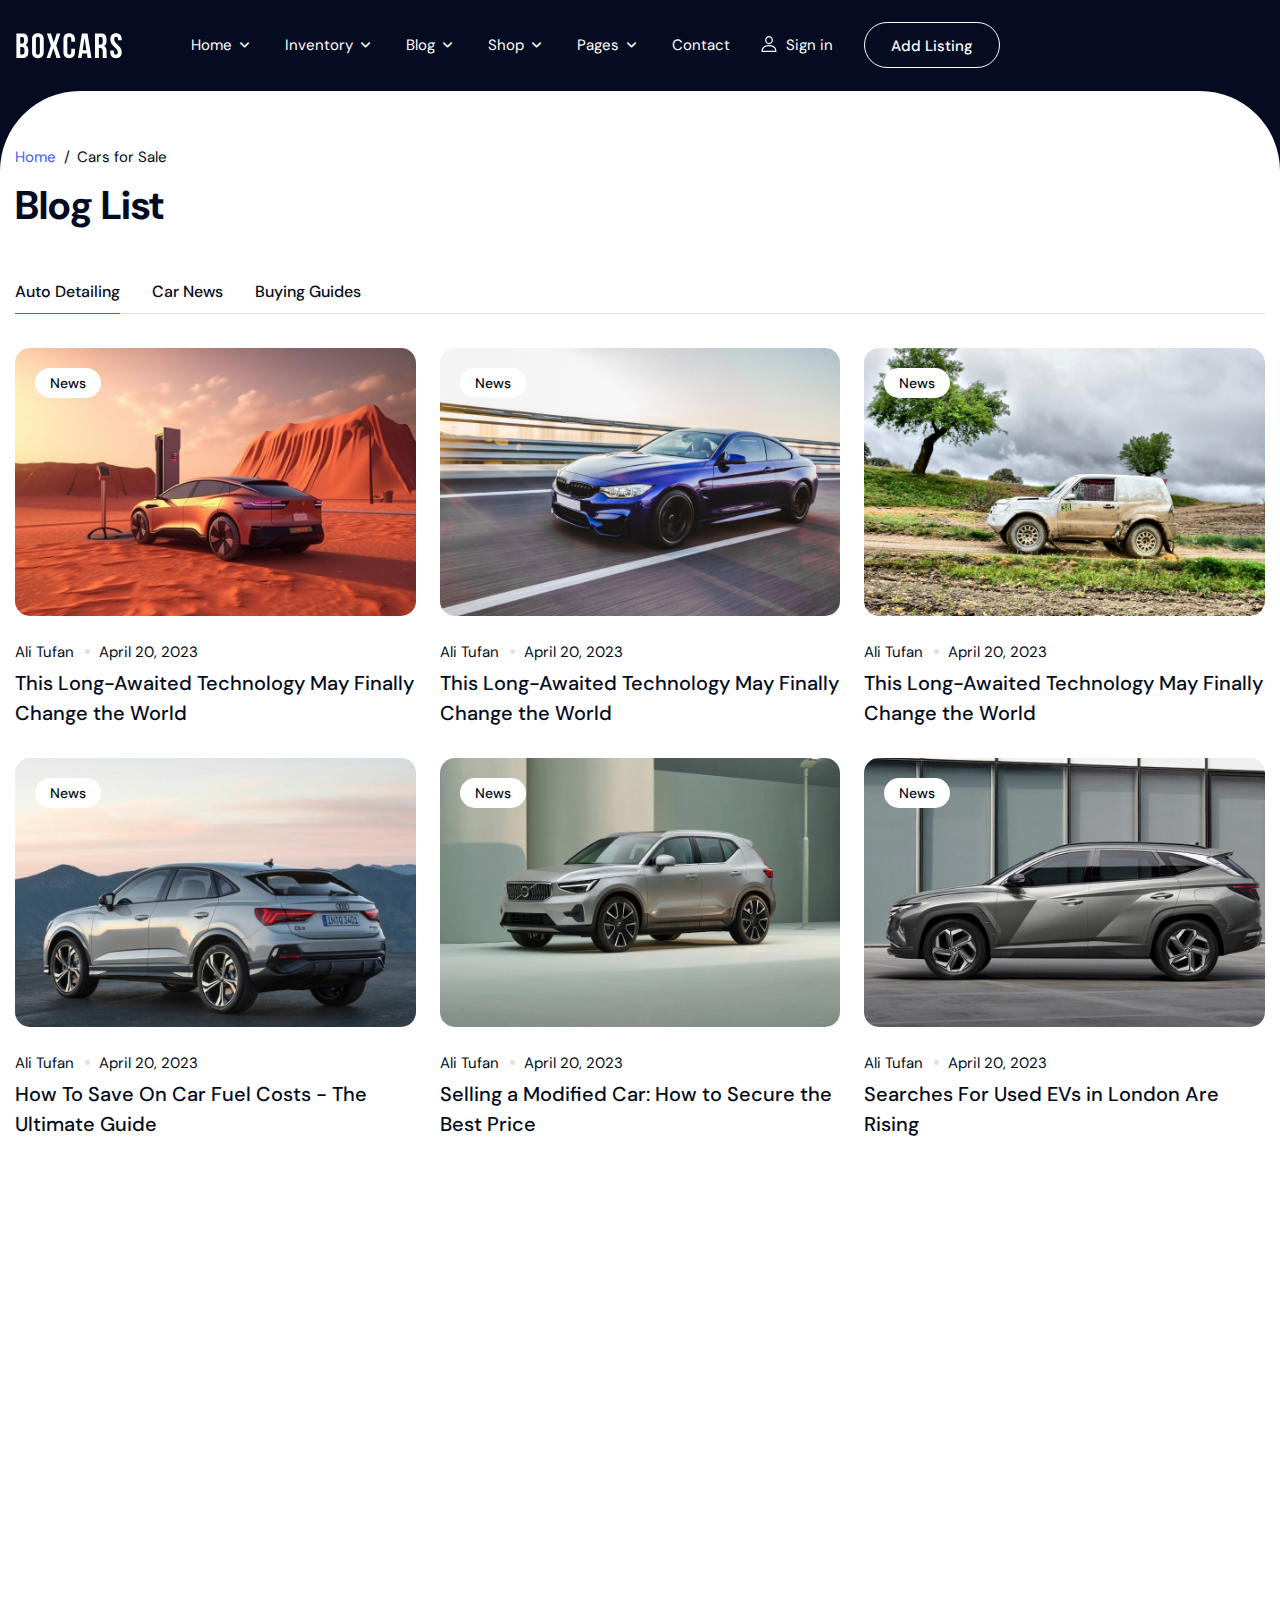
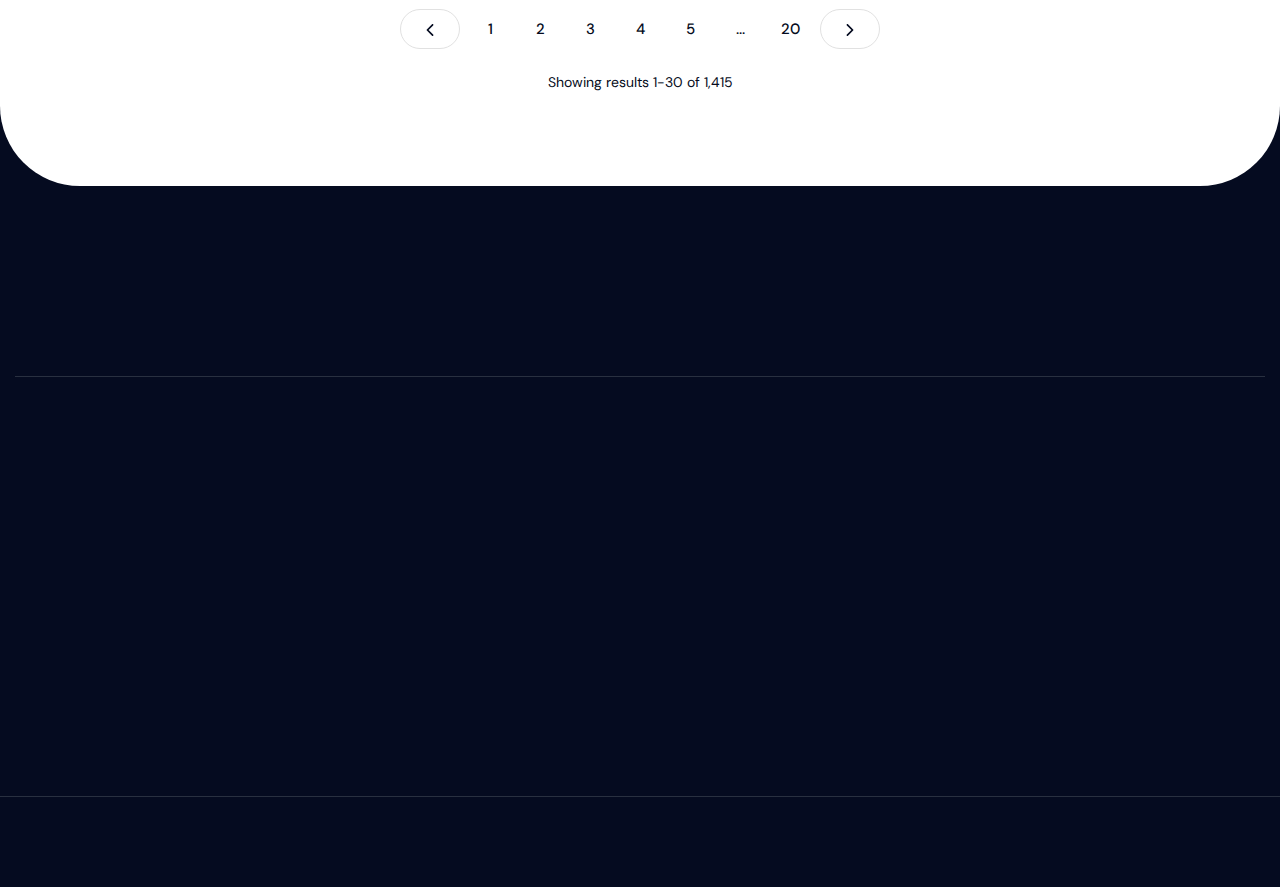
<file: themes/boxcar-html/blog-list-01.html>
<!DOCTYPE html>
<html lang="en">
<head>
<meta charset="utf-8">
<title>BOXCAR | HTML Template</title>
<!-- Stylesheets -->
<link href="css/bootstrap.min.css" rel="stylesheet">
<link rel="stylesheet" type="text/css" href="css/slick-theme.css">
<link rel="stylesheet" type="text/css" href="css/slick.css">
<link href="css/mmenu.css" rel="stylesheet">
<link href="css/style.css" rel="stylesheet">

<link rel="shortcut icon" href="images/favicon.png" type="image/x-icon">
<link rel="icon" href="images/favicon.png" type="image/x-icon">
<!-- Responsive -->
<meta http-equiv="X-UA-Compatible" content="IE=edge">
<meta name="viewport" content="width=device-width, initial-scale=1.0, maximum-scale=1.0, user-scalable=0">
<!--[if lt IE 9]><script src="https://cdnjs.cloudflare.com/ajax/libs/html5shiv/3.7.3/html5shiv.js"></script><![endif]-->
<!--[if lt IE 9]><script src="js/respond.js"></script><![endif]-->
</head>

<body>

<div class="boxcar-wrapper">

    <!-- Main Header-->
	<header class="boxcar-header header-style-v1 style-two inner-header cus-style-1">
        <div class="header-inner">
            <div class="inner-container">
                <!-- Main box -->
                <div class="c-box">
                    <div class="logo-inner">
                        <div class="logo"><a href="index.html"><img src="images/logo.svg" alt="" title="Boxcar"></a></div>
                        <div class="layout-search style1">
                            <div class="search-box">
                                <svg class="icon"  width="16" height="16" viewBox="0 0 16 16" fill="none" xmlns="http://www.w3.org/2000/svg">
                                    <path d="M7.29301 1.2876C3.9872 1.2876 1.29431 3.98048 1.29431 7.28631C1.29431 10.5921 3.9872 13.2902 7.29301 13.2902C8.70502 13.2902 10.0036 12.7954 11.03 11.9738L13.5287 14.4712C13.6548 14.5921 13.8232 14.6588 13.9979 14.657C14.1725 14.6552 14.3395 14.5851 14.4631 14.4617C14.5867 14.3382 14.6571 14.1713 14.6591 13.9967C14.6611 13.822 14.5947 13.6535 14.474 13.5272L11.9753 11.0285C12.7976 10.0006 13.293 8.69995 13.293 7.28631C13.293 3.98048 10.5988 1.2876 7.29301 1.2876ZM7.29301 2.62095C9.87824 2.62095 11.9584 4.70108 11.9584 7.28631C11.9584 9.87153 9.87824 11.9569 7.29301 11.9569C4.70778 11.9569 2.62764 9.87153 2.62764 7.28631C2.62764 4.70108 4.70778 2.62095 7.29301 2.62095Z" fill="white"/>
                                </svg>  
                                <input type="search" placeholder="Search Cars eg. Audi Q7" class="show-search" name="name" tabindex="2" value="" aria-required="true" required="">

                            </div>
                            <div class="box-content-search" id="box-content-search">
                                <ul class="box-car-search">
                                    <li><a href="inventory-page-single.html" class="car-search-item">
                                        <div class="box-img">
                                            <img src="images/resource/car-search.jpg" alt="img">
                                        </div>
                                        <div class="info">
                                            <p class="name">Audi, Q5 - 2023 C300e AMG Line Night Ed Premium Plus 5dr 9G-Tronic</p>
                                            <span class="price">$399</span>
                                        </div>
                                    </a></li>
                                    <li><a href="inventory-page-single.html" class="car-search-item">
                                        <div class="box-img">
                                            <img src="images/resource/car-search.jpg" alt="img">
                                        </div>
                                        <div class="info">
                                            <p class="name">Audi, Q5 - 2023 C300e AMG Line Night Ed Premium Plus 5dr 9G-Tronic</p>
                                            <span class="price">$399</span>
                                        </div>
                                    </a></li>
                                    <li><a href="inventory-page-single.html" class="car-search-item">
                                        <div class="box-img">
                                            <img src="images/resource/car-search.jpg" alt="img">
                                        </div>
                                        <div class="info">
                                            <p class="name">Audi, Q5 - 2023 C300e AMG Line Night Ed Premium Plus 5dr 9G-Tronic</p>
                                            <span class="price">$399</span>
                                        </div>
                                    </a></li>
                                    <li><a href="inventory-page-single.html" class="car-search-item">
                                        <div class="box-img">
                                            <img src="images/resource/car-search.jpg" alt="img">
                                        </div>
                                        <div class="info">
                                            <p class="name">Audi, Q5 - 2023 C300e AMG Line Night Ed Premium Plus 5dr 9G-Tronic</p>
                                            <span class="price">$399</span>
                                        </div>
                                    </a></li>
                                </ul>
                                <a href="inventory-page-single.html" class="btn-view-search">
                                    View Details  
                                    <svg width="14" height="14" viewBox="0 0 14 14" fill="none" xmlns="http://www.w3.org/2000/svg">
                                        <g clip-path="url(#clip0_3114_6864)">
                                        <path d="M13.6109 0H5.05533C4.84037 0 4.66643 0.173943 4.66643 0.388901C4.66643 0.603859 4.84037 0.777802 5.05533 0.777802H12.6721L0.113697 13.3362C-0.0382246 13.4881 -0.0382246 13.7342 0.113697 13.8861C0.18964 13.962 0.289171 14 0.388666 14C0.488161 14 0.587656 13.962 0.663635 13.8861L13.222 1.3277V8.94447C13.222 9.15943 13.3959 9.33337 13.6109 9.33337C13.8259 9.33337 13.9998 9.15943 13.9998 8.94447V0.388901C13.9998 0.173943 13.8258 0 13.6109 0Z" fill="#405FF2"/>
                                        </g>
                                        <defs>
                                        <clipPath id="clip0_3114_6864">
                                        <rect width="14" height="14" fill="white"/>
                                        </clipPath>
                                        </defs>
                                    </svg>
                                </a>
                            </div>
                        </div>
                    </div>

                    <!--Nav Box-->
                    <div class="nav-out-bar">    
                        <nav class="nav main-menu">
                            <ul class="navigation" id="navbar">
                                <li class="current-dropdown current"><span>Home <i class="fa-solid fa-angle-down"></i></span>
                                    <ul class="dropdown">
                                        <li><a href="index.html">Home 01</a></li>
                                        <li><a href="index-2.html">Home 02</a></li>
                                        <li><a href="index-3.html">Home 03</a></li>
                                        <li><a href="index-4.html">Home 04</a></li>
                                        <li><a href="index-5.html">Home 05</a></li>
                                        <li><a href="index-6.html">Home 06</a></li>
                                        <li><a href="index-7.html">Home 07</a></li>
                                        <li><a href="index-8.html">Home 08</a></li>
                                        <li><a href="index-9.html">Home 09</a></li>
                                        <li><a href="index-10.html">Home 10</a></li>
                                    </ul>
                                </li>
                                <li class="current-dropdown"><span>Inventory <i class="fa-solid fa-angle-down"></i></span>
                                    <div class="mega-menu">
                                        <div class="mega-column">
                                            <h3>Inventory List</h3>
                                            <ul>
                                                <li><a href="inventory-list-01.html" title="">Inventory List v1</a></li>
                                                <li><a href="inventory-list-02.html" title="">Inventory List v2</a></li>
                                                <li><a href="inventory-map-cards.html" title="">Map - Cards</a></li>
                                                <li><a href="inventory-map-rows.html" title="">Map - Rows</a></li>
                                                <li><a href="inventory-sidebar-rows.html" title="">Sidebar - Rows</a></li>
                                                <li><a href="inventory-sidebar-cards.html" title="">Sidebar - Cards</a></li>
                                                
                                            </ul>
                                        </div>
                                        <div class="mega-column">
                                            <h3>Inventory Single</h3>
                                            <ul>
                                                <li><a href="inventory-page-single.html" title="">Inventory Single v1</a></li>
                                                <li><a href="inventory-page-single-v2.html" title="">Inventory Single v2</a></li>
                                                <li><a href="inventory-page-single-v3.html" title="">Inventory Single v3</a></li>
                                                <li><a href="inventory-page-single-v4.html" title="">Inventory Single v4</a></li>
                                                <li><a href="inventory-page-single-v5.html" title="">Inventory Single v5</a></li>
                                            </ul>
                                        </div>
                                        <div class="mega-column">
                                            <h3>Popular Makes</h3>
                                            <ul>
                                                <li><a href="inventory-page-single.html" title="">Audi</a></li>
                                                <li><a href="inventory-page-single.html" title="">BMW</a></li>
                                                <li><a href="inventory-page-single.html" title="">Ford</a></li>
                                                <li><a href="inventory-page-single.html" title="">Honda</a></li>
                                                <li><a href="inventory-page-single.html" title="">Land Rover</a></li>
                                                <li><a href="inventory-page-single.html" title="">Mercedes-Benz</a></li>
                                            </ul>
                                        </div>
                                        <div class="mega-column">
                                            <h3>Type</h3>
                                            <ul>
                                                <li><a href="inventory-page-single.html" title="">Sedan</a></li>
                                                <li><a href="inventory-page-single.html" title="">SUVs</a></li>
                                                <li><a href="inventory-page-single.html" title="">Sport Coupe</a></li>
                                                <li><a href="inventory-page-single.html" title="">Convertible</a></li>
                                                <li><a href="inventory-page-single.html" title="">Wagon</a></li>
                                            </ul>
                                        </div>
                                    </div>
                                </li>
                                <li class="current-dropdown"><span>Blog <i class="fa-solid fa-angle-down"></i></span>
                                    <ul class="dropdown">
                                        <li><a href="blog-list-01.html">Blog List 01</a></li>
                                        <li><a href="blog-list-02.html">Blog List 02</a></li>
                                        <li><a href="blog-list-03.html">Blog List 03</a></li>
                                        <li><a href="blog-single.html">Blog Single</a></li>
                                    </ul>
                                </li>
                                <li class="current-dropdown"><span>Shop <i class="fa-solid fa-angle-down"></i></span>
                                    <ul class="dropdown">
                                        <li><a href="shop-list.html">Shop List</a></li>
                                        <li><a href="shop-single.html">Shop Single</a></li>
                                        <li><a href="cart.html">Cart</a></li>
                                        <li><a href="checkout.html">Checkout</a></li>
                                    </ul>
                                </li>
                                <li class="current-dropdown right-one"><span>Pages <i class="fa-solid fa-angle-down"></i></span>
                                    <ul class="dropdown">
                                        <li class="nav-sub"><a>Dashboard <i class="fa fa-angle-right"></i></a>
                                            <ul class="dropdown deep subnav-menu">
                                                <li><a href="dashboard.html" title="">Dashboard</a></li>
                                                <li><a href="my-listings.html" title="">My Listings</a></li>
                                                <li><a href="add-listings.html" title="">Add Listings</a></li>
                                                <li><a href="favorite.html" title="">Favorites</a></li>
                                                <li><a href="saved.html" title="">Saved Search</a></li>
                                                <li><a href="messages.html" title="">Messages</a></li>
                                                <li><a href="profile.html" title="">Profile</a></li>
                                            </ul>
                                        </li>
                                        <li><a href="about.html">About</a></li>
                                        <li><a href="contact.html">Services</a></li>
                                        <li><a href="login.html">Login</a></li>
                                        <li><a href="faq.html">FAQs</a></li>
                                        <li><a href="pricing.html">Pricing</a></li>
                                        <li><a href="terms.html">Terms</a></li>
                                        <li><a href="team-list.html">Team List</a></li>
                                        <li><a href="team-single.html">Team Single</a></li>
                                        <li><a href="dealer.html">Dealer List</a></li>
                                        <li><a href="dealer-single.html">Dealer Single</a></li>
                                        <li><a href="loan-calculator.html">Loan Calculator</a></li>
                                        <li><a href="compare.html">Compare</a></li>
                                        <li><a href="404.html">404</a></li>
                                        <li><a href="invoice.html">Invoice</a></li>
                                        <li><a href="ui-elements.html">UI Elements</a></li>
                                    </ul>
                                </li>
                                <li><a href="contact.html">Contact</a>
                                </li>
                            </ul>
                        </nav>
                        <!-- Main Menu End-->
                    </div>

                    <div class="right-box">
                        <a href="login.html" title="" class="box-account"> 
                            <div class="icon">
                                <svg width="16" height="16" viewBox="0 0 16 16" fill="none" xmlns="http://www.w3.org/2000/svg">
                                    <g clip-path="url(#clip0_147_6490)">
                                    <path d="M7.99998 9.01221C3.19258 9.01221 0.544983 11.2865 0.544983 15.4161C0.544983 15.7386 0.806389 16.0001 1.12892 16.0001H14.871C15.1935 16.0001 15.455 15.7386 15.455 15.4161C15.455 11.2867 12.8074 9.01221 7.99998 9.01221ZM1.73411 14.8322C1.9638 11.7445 4.06889 10.1801 7.99998 10.1801C11.9311 10.1801 14.0362 11.7445 14.2661 14.8322H1.73411Z" fill="white"/>
                                    <path d="M7.99999 0C5.79171 0 4.12653 1.69869 4.12653 3.95116C4.12653 6.26959 5.86415 8.15553 7.99999 8.15553C10.1358 8.15553 11.8735 6.26959 11.8735 3.95134C11.8735 1.69869 10.2083 0 7.99999 0ZM7.99999 6.98784C6.50803 6.98784 5.2944 5.62569 5.2944 3.95134C5.2944 2.3385 6.43231 1.16788 7.99999 1.16788C9.54259 1.16788 10.7056 2.36438 10.7056 3.95134C10.7056 5.62569 9.49196 6.98784 7.99999 6.98784Z" fill="white"/>
                                    </g>
                                    <defs>
                                    <clipPath id="clip0_147_6490">
                                    <rect width="16" height="16" fill="white"/>
                                    </clipPath>
                                    </defs>
                                </svg>
                            </div>
                              Sign in</a>
                        <div class="btn">
                            <a href="https://creativelayers.net/themes/boxcar-html/add-listing-page.html" class="header-btn-two btn-anim">Add Listing</a>
                        </div>
                        <div class="mobile-navigation">
                            <a href="blog-list-01.html#nav-mobile" title="">
                               <svg width="22" height="11" viewBox="0 0 22 11" fill="none" xmlns="http://www.w3.org/2000/svg">
                                    <rect width="22" height="2" fill="white"/>
                                    <rect y="9" width="22" height="2" fill="white"/>
                                </svg>
                            </a>
                        </div>
                    </div>
                </div>
                <!-- Mobile Menu  -->
            </div>
        </div>
        <!-- Header Search -->
        <div class="search-popup">
            <span class="search-back-drop"></span>
            <button class="close-search"><span class="fa fa-times"></span></button>
        
            <div class="search-inner">
                <form method="post" action="index.html">
                    <div class="form-group">
                        <input type="search" name="search-field" value="" placeholder="Search..." required="">
                        <button type="submit"><i class="fa fa-search"></i></button>
                    </div>
                </form>
            </div>
        </div>
        <!-- End Header Search -->

        <div id="nav-mobile"></div>
	</header>
    <!-- End header-section -->

    <!-- blog section -->
    <section class="blog-section v1 layout-radius">
        <div class="boxcar-container">
            <div class="boxcar-title wow fadeInUp">
                <ul class="breadcrumb">
                    <li><a href="blog-list-01.html#">Home</a></li>
                    <li><span>Cars for Sale</span></li>
                </ul>
                <h2>Blog List</h2>
            </div>
            <nav class="wow fadeInUp" data-wow-delay="100ms">
                <div class="nav nav-tabs" id="nav-tab" role="tablist">
                    <button class="nav-link active" id="nav-home-tab" data-bs-toggle="tab" data-bs-target="#nav-home" type="button" role="tab" aria-controls="nav-home" aria-selected="true">Auto Detailing</button>
                    <button class="nav-link" id="nav-profile-tab" data-bs-toggle="tab" data-bs-target="#nav-profile" type="button" role="tab" aria-controls="nav-profile" aria-selected="false">Car News</button>
                    <button class="nav-link" id="nav-contact-tab" data-bs-toggle="tab" data-bs-target="#nav-contact" type="button" role="tab" aria-controls="nav-contact" aria-selected="false">Buying Guides</button>
                </div>
            </nav>
            <div class="tab-content wow fadeInUp" data-wow-delay="200ms" id="nav-tabContent">
                <div class="tab-pane fade show active" id="nav-home" role="tabpanel" aria-labelledby="nav-home-tab">
                    <div class="row">
                        <!-- blog-block -->
                        <div class="blog-block col-lg-4 col-md-6 col-sm-12">
                            <div class="inner-box wow fadeInUp">
                                <div class="image-box">
                                    <figure class="image"><a href="blog-list-01.html#"><img src="images/resource/blog-1.jpg" alt=""></a></figure>
                                    <span class="date">news</span>
                                </div>
                                <div class="content-box">
                                    <ul class="post-info">
                                        <li>Ali Tufan</li>
                                        <li>April 20, 2023</li>
                                    </ul>
                                    <h6 class="title"><a href="blog-single.html" title="">This Long-Awaited Technology May Finally Change the World</a></h6>
                                </div>
                            </div>
                        </div>
                        <!-- blog-block -->
                        <div class="blog-block col-lg-4 col-md-6 col-sm-12">
                            <div class="inner-box wow fadeInUp" data-wow-delay="100ms">
                                <div class="image-box">
                                    <figure class="image"><a href="blog-list-01.html#"><img src="images/resource/blog-2.jpg" alt=""></a></figure>
                                    <span class="date">news</span>
                                </div>
                                <div class="content-box">
                                    <ul class="post-info">
                                        <li>Ali Tufan</li>
                                        <li>April 20, 2023</li>
                                    </ul>
                                    <h6 class="title"><a href="blog-single.html" title="">This Long-Awaited Technology May Finally Change the World</a></h6>
                                </div>
                            </div>
                        </div>
                        <!-- blog-block -->
                        <div class="blog-block col-lg-4 col-md-6 col-sm-12">
                            <div class="inner-box wow fadeInUp" data-wow-delay="200ms">
                                <div class="image-box">
                                    <figure class="image"><a href="blog-list-01.html#"><img src="images/resource/blog-3.jpg" alt=""></a></figure>
                                    <span class="date">news</span>
                                </div>
                                <div class="content-box">
                                    <ul class="post-info">
                                        <li>Ali Tufan</li>
                                        <li>April 20, 2023</li>
                                    </ul>
                                    <h6 class="title"><a href="blog-single.html" title="">This Long-Awaited Technology May Finally Change the World</a></h6>
                                </div>
                            </div>
                        </div>
                        <!-- blog-block -->
                        <div class="blog-block col-lg-4 col-md-6 col-sm-12">
                            <div class="inner-box wow fadeInUp" data-wow-delay="200ms">
                                <div class="image-box">
                                    <figure class="image"><a href="blog-list-01.html#"><img src="images/resource/blog4-1.jpg" alt=""></a></figure>
                                    <span class="date">news</span>
                                </div>
                                <div class="content-box">
                                    <ul class="post-info">
                                        <li>Ali Tufan</li>
                                        <li>April 20, 2023</li>
                                    </ul>
                                    <h6 class="title"><a href="blog-list-01.html#">How To Save On Car Fuel Costs - The Ultimate Guide</a></h6>
                                </div>
                            </div>
                        </div>
                         <!-- blog-block -->
                         <div class="blog-block col-lg-4 col-md-6 col-sm-12">
                            <div class="inner-box wow fadeInUp" data-wow-delay="200ms">
                                <div class="image-box">
                                    <figure class="image"><a href="blog-list-01.html#"><img src="images/resource/blog4-2.jpg" alt=""></a></figure>
                                    <span class="date">news</span>
                                </div>
                                <div class="content-box">
                                    <ul class="post-info">
                                        <li>Ali Tufan</li>
                                        <li>April 20, 2023</li>
                                    </ul>
                                    <h6 class="title"><a href="blog-list-01.html#">Selling a Modified Car: How to Secure the Best Price</a></h6>
                                </div>
                            </div>
                        </div>
                         <!-- blog-block -->
                         <div class="blog-block col-lg-4 col-md-6 col-sm-12">
                            <div class="inner-box wow fadeInUp" data-wow-delay="200ms">
                                <div class="image-box">
                                    <figure class="image"><a href="blog-list-01.html#"><img src="images/resource/blog4-3.jpg" alt=""></a></figure>
                                    <span class="date">news</span>
                                </div>
                                <div class="content-box">
                                    <ul class="post-info">
                                        <li>Ali Tufan</li>
                                        <li>April 20, 2023</li>
                                    </ul>
                                    <h6 class="title"><a href="blog-list-01.html#">Searches For Used EVs in London Are Rising</a></h6>
                                </div>
                            </div>
                        </div>
                         <!-- blog-block -->
                         <div class="blog-block col-lg-4 col-md-6 col-sm-12">
                            <div class="inner-box wow fadeInUp" data-wow-delay="200ms">
                                <div class="image-box">
                                    <figure class="image"><a href="blog-list-01.html#"><img src="images/resource/blog4-4.jpg" alt=""></a></figure>
                                    <span class="date">news</span>
                                </div>
                                <div class="content-box">
                                    <ul class="post-info">
                                        <li>Ali Tufan</li>
                                        <li>April 20, 2023</li>
                                    </ul>
                                    <h6 class="title"><a href="blog-list-01.html#">Best Used Electric Cars for Under £30K</a></h6>
                                </div>
                            </div>
                        </div>
                         <!-- blog-block -->
                         <div class="blog-block col-lg-4 col-md-6 col-sm-12">
                            <div class="inner-box wow fadeInUp" data-wow-delay="200ms">
                                <div class="image-box">
                                    <figure class="image"><a href="blog-list-01.html#"><img src="images/resource/blog4-5.jpg" alt=""></a></figure>
                                    <span class="date">news</span>
                                </div>
                                <div class="content-box">
                                    <ul class="post-info">
                                        <li>Ali Tufan</li>
                                        <li>April 20, 2023</li>
                                    </ul>
                                    <h6 class="title"><a href="blog-list-01.html#">Top 10 Car Shows and Events in & around London</a></h6>
                                </div>
                            </div>
                        </div>
                         <!-- blog-block -->
                         <div class="blog-block col-lg-4 col-md-6 col-sm-12">
                            <div class="inner-box wow fadeInUp" data-wow-delay="200ms">
                                <div class="image-box">
                                    <figure class="image"><a href="blog-list-01.html#"><img src="images/resource/blog4-6.jpg" alt=""></a></figure>
                                    <span class="date">news</span>
                                </div>
                                <div class="content-box">
                                    <ul class="post-info">
                                        <li>Ali Tufan</li>
                                        <li>April 20, 2023</li>
                                    </ul>
                                    <h6 class="title"><a href="blog-list-01.html#">Golf vs Polo: A Comparison of Two Volkswagen Classics</a></h6>
                                </div>
                            </div>
                        </div>
                    </div>
                </div>
                <div class="tab-pane fade" id="nav-profile" role="tabpanel" aria-labelledby="nav-profile-tab">
                    <div class="row">
                        <!-- blog-block -->
                        <div class="blog-block col-lg-4 col-md-6 col-sm-12">
                            <div class="inner-box wow fadeInUp">
                                <div class="image-box">
                                    <figure class="image"><a href="blog-list-01.html#"><img src="images/resource/blog-1.jpg" alt=""></a></figure>
                                    <span class="date">news</span>
                                </div>
                                <div class="content-box">
                                    <ul class="post-info">
                                        <li>Ali Tufan</li>
                                        <li>April 20, 2023</li>
                                    </ul>
                                    <h6 class="title"><a href="blog-single.html" title="">This Long-Awaited Technology May Finally Change the World</a></h6>
                                </div>
                            </div>
                        </div>
                        <!-- blog-block -->
                        <div class="blog-block col-lg-4 col-md-6 col-sm-12">
                            <div class="inner-box wow fadeInUp" data-wow-delay="100ms">
                                <div class="image-box">
                                    <figure class="image"><a href="blog-list-01.html#"><img src="images/resource/blog-2.jpg" alt=""></a></figure>
                                    <span class="date">news</span>
                                </div>
                                <div class="content-box">
                                    <ul class="post-info">
                                        <li>Ali Tufan</li>
                                        <li>April 20, 2023</li>
                                    </ul>
                                    <h6 class="title"><a href="blog-single.html" title="">This Long-Awaited Technology May Finally Change the World</a></h6>
                                </div>
                            </div>
                        </div>
                        <!-- blog-block -->
                        <div class="blog-block col-lg-4 col-md-6 col-sm-12">
                            <div class="inner-box wow fadeInUp" data-wow-delay="200ms">
                                <div class="image-box">
                                    <figure class="image"><a href="blog-list-01.html#"><img src="images/resource/blog-3.jpg" alt=""></a></figure>
                                    <span class="date">news</span>
                                </div>
                                <div class="content-box">
                                    <ul class="post-info">
                                        <li>Ali Tufan</li>
                                        <li>April 20, 2023</li>
                                    </ul>
                                    <h6 class="title"><a href="blog-single.html" title="">This Long-Awaited Technology May Finally Change the World</a></h6>
                                </div>
                            </div>
                        </div>
                        <!-- blog-block -->
                        <div class="blog-block col-lg-4 col-md-6 col-sm-12">
                            <div class="inner-box wow fadeInUp" data-wow-delay="200ms">
                                <div class="image-box">
                                    <figure class="image"><a href="blog-list-01.html#"><img src="images/resource/blog4-1.jpg" alt=""></a></figure>
                                    <span class="date">news</span>
                                </div>
                                <div class="content-box">
                                    <ul class="post-info">
                                        <li>Ali Tufan</li>
                                        <li>April 20, 2023</li>
                                    </ul>
                                    <h6 class="title"><a href="blog-list-01.html#">How To Save On Car Fuel Costs - The Ultimate Guide</a></h6>
                                </div>
                            </div>
                        </div>
                         <!-- blog-block -->
                         <div class="blog-block col-lg-4 col-md-6 col-sm-12">
                            <div class="inner-box wow fadeInUp" data-wow-delay="200ms">
                                <div class="image-box">
                                    <figure class="image"><a href="blog-list-01.html#"><img src="images/resource/blog4-2.jpg" alt=""></a></figure>
                                    <span class="date">news</span>
                                </div>
                                <div class="content-box">
                                    <ul class="post-info">
                                        <li>Ali Tufan</li>
                                        <li>April 20, 2023</li>
                                    </ul>
                                    <h6 class="title"><a href="blog-list-01.html#">Selling a Modified Car: How to Secure the Best Price</a></h6>
                                </div>
                            </div>
                        </div>
                         <!-- blog-block -->
                         <div class="blog-block col-lg-4 col-md-6 col-sm-12">
                            <div class="inner-box wow fadeInUp" data-wow-delay="200ms">
                                <div class="image-box">
                                    <figure class="image"><a href="blog-list-01.html#"><img src="images/resource/blog4-3.jpg" alt=""></a></figure>
                                    <span class="date">news</span>
                                </div>
                                <div class="content-box">
                                    <ul class="post-info">
                                        <li>Ali Tufan</li>
                                        <li>April 20, 2023</li>
                                    </ul>
                                    <h6 class="title"><a href="blog-list-01.html#">Searches For Used EVs in London Are Rising</a></h6>
                                </div>
                            </div>
                        </div>
                         <!-- blog-block -->
                         <div class="blog-block col-lg-4 col-md-6 col-sm-12">
                            <div class="inner-box wow fadeInUp" data-wow-delay="200ms">
                                <div class="image-box">
                                    <figure class="image"><a href="blog-list-01.html#"><img src="images/resource/blog4-4.jpg" alt=""></a></figure>
                                    <span class="date">news</span>
                                </div>
                                <div class="content-box">
                                    <ul class="post-info">
                                        <li>Ali Tufan</li>
                                        <li>April 20, 2023</li>
                                    </ul>
                                    <h6 class="title"><a href="blog-list-01.html#">Best Used Electric Cars for Under £30K</a></h6>
                                </div>
                            </div>
                        </div>
                         <!-- blog-block -->
                         <div class="blog-block col-lg-4 col-md-6 col-sm-12">
                            <div class="inner-box wow fadeInUp" data-wow-delay="200ms">
                                <div class="image-box">
                                    <figure class="image"><a href="blog-list-01.html#"><img src="images/resource/blog4-5.jpg" alt=""></a></figure>
                                    <span class="date">news</span>
                                </div>
                                <div class="content-box">
                                    <ul class="post-info">
                                        <li>Ali Tufan</li>
                                        <li>April 20, 2023</li>
                                    </ul>
                                    <h6 class="title"><a href="blog-list-01.html#">Top 10 Car Shows and Events in & around London</a></h6>
                                </div>
                            </div>
                        </div>
                         <!-- blog-block -->
                         <div class="blog-block col-lg-4 col-md-6 col-sm-12">
                            <div class="inner-box wow fadeInUp" data-wow-delay="200ms">
                                <div class="image-box">
                                    <figure class="image"><a href="blog-list-01.html#"><img src="images/resource/blog4-6.jpg" alt=""></a></figure>
                                    <span class="date">news</span>
                                </div>
                                <div class="content-box">
                                    <ul class="post-info">
                                        <li>Ali Tufan</li>
                                        <li>April 20, 2023</li>
                                    </ul>
                                    <h6 class="title"><a href="blog-list-01.html#">Golf vs Polo: A Comparison of Two Volkswagen Classics</a></h6>
                                </div>
                            </div>
                        </div>
                    </div>
                </div>
                <div class="tab-pane fade" id="nav-contact" role="tabpanel" aria-labelledby="nav-contact-tab">
                    <div class="row">
                        <!-- blog-block -->
                        <div class="blog-block col-lg-4 col-md-6 col-sm-12">
                            <div class="inner-box wow fadeInUp">
                                <div class="image-box">
                                    <figure class="image"><a href="blog-list-01.html#"><img src="images/resource/blog-1.jpg" alt=""></a></figure>
                                    <span class="date">news</span>
                                </div>
                                <div class="content-box">
                                    <ul class="post-info">
                                        <li>Ali Tufan</li>
                                        <li>April 20, 2023</li>
                                    </ul>
                                    <h6 class="title"><a href="blog-single.html" title="">This Long-Awaited Technology May Finally Change the World</a></h6>
                                </div>
                            </div>
                        </div>
                        <!-- blog-block -->
                        <div class="blog-block col-lg-4 col-md-6 col-sm-12">
                            <div class="inner-box wow fadeInUp" data-wow-delay="100ms">
                                <div class="image-box">
                                    <figure class="image"><a href="blog-list-01.html#"><img src="images/resource/blog-2.jpg" alt=""></a></figure>
                                    <span class="date">news</span>
                                </div>
                                <div class="content-box">
                                    <ul class="post-info">
                                        <li>Ali Tufan</li>
                                        <li>April 20, 2023</li>
                                    </ul>
                                    <h6 class="title"><a href="blog-single.html" title="">This Long-Awaited Technology May Finally Change the World</a></h6>
                                </div>
                            </div>
                        </div>
                        <!-- blog-block -->
                        <div class="blog-block col-lg-4 col-md-6 col-sm-12">
                            <div class="inner-box wow fadeInUp" data-wow-delay="200ms">
                                <div class="image-box">
                                    <figure class="image"><a href="blog-list-01.html#"><img src="images/resource/blog-3.jpg" alt=""></a></figure>
                                    <span class="date">news</span>
                                </div>
                                <div class="content-box">
                                    <ul class="post-info">
                                        <li>Ali Tufan</li>
                                        <li>April 20, 2023</li>
                                    </ul>
                                    <h6 class="title"><a href="blog-single.html" title="">This Long-Awaited Technology May Finally Change the World</a></h6>
                                </div>
                            </div>
                        </div>
                        <!-- blog-block -->
                        <div class="blog-block col-lg-4 col-md-6 col-sm-12">
                            <div class="inner-box wow fadeInUp" data-wow-delay="200ms">
                                <div class="image-box">
                                    <figure class="image"><a href="blog-list-01.html#"><img src="images/resource/blog4-1.jpg" alt=""></a></figure>
                                    <span class="date">news</span>
                                </div>
                                <div class="content-box">
                                    <ul class="post-info">
                                        <li>Ali Tufan</li>
                                        <li>April 20, 2023</li>
                                    </ul>
                                    <h6 class="title"><a href="blog-list-01.html#">How To Save On Car Fuel Costs - The Ultimate Guide</a></h6>
                                </div>
                            </div>
                        </div>
                         <!-- blog-block -->
                         <div class="blog-block col-lg-4 col-md-6 col-sm-12">
                            <div class="inner-box wow fadeInUp" data-wow-delay="200ms">
                                <div class="image-box">
                                    <figure class="image"><a href="blog-list-01.html#"><img src="images/resource/blog4-2.jpg" alt=""></a></figure>
                                    <span class="date">news</span>
                                </div>
                                <div class="content-box">
                                    <ul class="post-info">
                                        <li>Ali Tufan</li>
                                        <li>April 20, 2023</li>
                                    </ul>
                                    <h6 class="title"><a href="blog-list-01.html#">Selling a Modified Car: How to Secure the Best Price</a></h6>
                                </div>
                            </div>
                        </div>
                         <!-- blog-block -->
                         <div class="blog-block col-lg-4 col-md-6 col-sm-12">
                            <div class="inner-box wow fadeInUp" data-wow-delay="200ms">
                                <div class="image-box">
                                    <figure class="image"><a href="blog-list-01.html#"><img src="images/resource/blog4-3.jpg" alt=""></a></figure>
                                    <span class="date">news</span>
                                </div>
                                <div class="content-box">
                                    <ul class="post-info">
                                        <li>Ali Tufan</li>
                                        <li>April 20, 2023</li>
                                    </ul>
                                    <h6 class="title"><a href="blog-list-01.html#">Searches For Used EVs in London Are Rising</a></h6>
                                </div>
                            </div>
                        </div>
                         <!-- blog-block -->
                         <div class="blog-block col-lg-4 col-md-6 col-sm-12">
                            <div class="inner-box wow fadeInUp" data-wow-delay="200ms">
                                <div class="image-box">
                                    <figure class="image"><a href="blog-list-01.html#"><img src="images/resource/blog4-4.jpg" alt=""></a></figure>
                                    <span class="date">news</span>
                                </div>
                                <div class="content-box">
                                    <ul class="post-info">
                                        <li>Ali Tufan</li>
                                        <li>April 20, 2023</li>
                                    </ul>
                                    <h6 class="title"><a href="blog-list-01.html#">Best Used Electric Cars for Under £30K</a></h6>
                                </div>
                            </div>
                        </div>
                         <!-- blog-block -->
                         <div class="blog-block col-lg-4 col-md-6 col-sm-12">
                            <div class="inner-box wow fadeInUp" data-wow-delay="200ms">
                                <div class="image-box">
                                    <figure class="image"><a href="blog-list-01.html#"><img src="images/resource/blog4-5.jpg" alt=""></a></figure>
                                    <span class="date">news</span>
                                </div>
                                <div class="content-box">
                                    <ul class="post-info">
                                        <li>Ali Tufan</li>
                                        <li>April 20, 2023</li>
                                    </ul>
                                    <h6 class="title"><a href="blog-list-01.html#">Top 10 Car Shows and Events in & around London</a></h6>
                                </div>
                            </div>
                        </div>
                         <!-- blog-block -->
                         <div class="blog-block col-lg-4 col-md-6 col-sm-12">
                            <div class="inner-box wow fadeInUp" data-wow-delay="200ms">
                                <div class="image-box">
                                    <figure class="image"><a href="blog-list-01.html#"><img src="images/resource/blog4-6.jpg" alt=""></a></figure>
                                    <span class="date">news</span>
                                </div>
                                <div class="content-box">
                                    <ul class="post-info">
                                        <li>Ali Tufan</li>
                                        <li>April 20, 2023</li>
                                    </ul>
                                    <h6 class="title"><a href="blog-list-01.html#">Golf vs Polo: A Comparison of Two Volkswagen Classics</a></h6>
                                </div>
                            </div>
                        </div>
                    </div>
                </div>
            </div>
            <div class="pagination-sec">
                <nav aria-label="Page navigation example">
                    <ul class="pagination">
                      <li class="page-item">
                        <a class="page-link" href="blog-list-01.html#" aria-label="Previous">
                          <span aria-hidden="true"><svg width="12" height="12" viewBox="0 0 12 12" fill="none" xmlns="http://www.w3.org/2000/svg">
                                    <path d="M2.57983 5.99989C2.57983 5.7849 2.66192 5.56987 2.82573 5.4059L7.98559 0.24617C8.31382 -0.0820565 8.84598 -0.0820565 9.17408 0.24617C9.50217 0.574263 9.50217 1.10632 9.17408 1.43457L4.60841 5.99989L9.17376 10.5654C9.50185 10.8935 9.50185 11.4256 9.17376 11.7537C8.84566 12.0821 8.31366 12.0821 7.98544 11.7537L2.82555 6.59404C2.66176 6.42999 2.57983 6.21495 2.57983 5.99989Z" fill="#050B20"/>
                                </svg> </span>
                          <span class="sr-only">Previous</span>
                        </a>
                      </li>
                      <li class="page-item"><a class="page-link" href="blog-list-01.html#">1</a></li>
                      <li class="page-item"><a class="page-link" href="blog-list-01.html#">2</a></li>
                      <li class="page-item"><a class="page-link" href="blog-list-01.html#">3</a></li>
                      <li class="page-item"><a class="page-link" href="blog-list-01.html#">4</a></li>
                      <li class="page-item"><a class="page-link" href="blog-list-01.html#">5</a></li>
                      <li class="page-item"><a class="page-link" href="blog-list-01.html#">...</a></li>
                      <li class="page-item"><a class="page-link" href="blog-list-01.html#">20</a></li>
                      <li class="page-item">
                        <a class="page-link" href="blog-list-01.html#" aria-label="Next">
                          <span aria-hidden="true"><svg width="12" height="12" viewBox="0 0 12 12" fill="none" xmlns="http://www.w3.org/2000/svg">
                                    <g clip-path="url(#clip0_2880_6407)">
                                    <path d="M9.42017 6.00011C9.42017 6.2151 9.33808 6.43013 9.17427 6.5941L4.01441 11.7538C3.68618 12.0821 3.15402 12.0821 2.82592 11.7538C2.49783 11.4257 2.49783 10.8937 2.82592 10.5654L7.39159 6.00011L2.82624 1.43461C2.49815 1.10652 2.49815 0.574382 2.82624 0.246315C3.15434 -0.0820709 3.68634 -0.0820709 4.01457 0.246315L9.17446 5.40596C9.33824 5.57001 9.42017 5.78505 9.42017 6.00011Z" fill="#050B20"/>
                                    </g>
                                    <defs>
                                    <clipPath id="clip0_2880_6407">
                                    <rect width="12" height="12" fill="white" transform="translate(12 12) rotate(-180)"/>
                                    </clipPath>
                                    </defs>
                                </svg> </span>
                          <span class="sr-only">Next</span>
                        </a>
                      </li>
                    </ul>
                    <div class="text">Showing results 1-30 of 1,415</div>
                  </nav>
            </div>
        </div>
    </section>
    <!-- End blog-section -->

    <!-- main footer -->   
    <footer class="boxcar-footer footer-style-one v1 cus-st-1">
        <div class="footer-top">
            <div class="boxcar-container">
                <div class="right-box">
                    <div class="top-left wow fadeInUp">
                        <h6 class="title">Join BoxCar</h6>
                        <div class="text">Receive pricing updates, shopping tips & more!</div>
                    </div>
                    <div class="subscribe-form wow fadeInUp" data-wow-delay="100ms">
                        <form method="post" action="blog-list-01.html#">
                            <div class="form-group">
                                <input type="email" name="email" class="email" value="" placeholder="Your e-mail address" required="">
                                <button type="button" class="theme-btn btn-style-one hover-light"><span class="btn-title">Sign Up</span></button>
                            </div>
                        </form>
                    </div>
                </div>
            </div>
        </div>
        <div class="widgets-section">
            <div class="boxcar-container">
                <div class="row">
                    <!-- Footer COlumn -->
                    <div class="footer-column-two col-lg-9 col-md-6 col-sm-12">
                        <div class="row">
                            <div class="col-lg-3 col-md-6 col-sm-12">
                                <div class="footer-widget links-widget wow fadeInUp">
                                    <h4 class="widget-title">Useful Links</h4>
                                    <div class="widget-content">
                                        <ul class="user-links style-two">
                                            <li><a href="blog-list-01.html#">About Us</a></li>
                                            <li><a href="blog-list-01.html#">Careers</a></li>
                                            <li><a href="blog-list-01.html#">Blog</a></li>
                                            <li><a href="blog-list-01.html#">FAQs</a></li>
                                            <li><a href="blog-list-01.html#">Finance</a></li>
                                            <li><a href="blog-list-01.html#">Contact Us</a></li>
                                        </ul>                                
                                    </div>
                                </div>
                            </div>
                            <div class="col-lg-3 col-md-6 col-sm-12">
                                <div class="footer-widget links-widget wow fadeInUp" data-wow-delay="100ms">
                                    <h4 class="widget-title">Quick Links</h4>
                                    <div class="widget-content">
                                        <ul class="user-links style-two">
                                            <li><a href="blog-list-01.html#">Get in Touch</a></li>
                                            <li><a href="blog-list-01.html#">Help center</a></li>
                                            <li><a href="blog-list-01.html#">Live chat</a></li>
                                            <li><a href="blog-list-01.html#">How it works</a></li>
                                        </ul>                                
                                    </div>
                                </div>
                            </div>
                            <div class="col-lg-3 col-md-6 col-sm-12">
                                <div class="footer-widget links-widget wow fadeInUp" data-wow-delay="200ms">
                                    <h4 class="widget-title">Our Brands</h4>
                                    <div class="widget-content">
                                        <ul class="user-links style-two">
                                            <li><a href="blog-list-01.html#">Aston Martin</a></li>
                                            <li><a href="blog-list-01.html#">Audi</a></li>
                                            <li><a href="blog-list-01.html#">Bentley</a></li>
                                            <li><a href="blog-list-01.html#">BMW</a></li>
                                            <li><a href="blog-list-01.html#">Bugatti</a></li>
                                            <li><a href="blog-list-01.html#">Ferrari</a></li>
                                            <li><a href="blog-list-01.html#">Jaguar</a></li>
                                            <li><a href="blog-list-01.html#">Lamborghini</a></li>
                                        </ul>                                
                                    </div>
                                </div>
                            </div>
                            <div class="col-lg-3 col-md-6 col-sm-12">
                                <div class="footer-widget links-widget wow fadeInUp" data-wow-delay="300ms">
                                    <h4 class="widget-title">Vehicles Type</h4>
                                    <div class="widget-content">
                                        <ul class="user-links style-two">
                                            <li><a href="blog-list-01.html#">Pickup</a></li>
                                            <li><a href="blog-list-01.html#">Coup</a></li>
                                            <li><a href="blog-list-01.html#">Family MPV</a></li>
                                            <li><a href="blog-list-01.html#">Sedan</a></li>
                                            <li><a href="blog-list-01.html#">SUVs</a></li>
                                            <li><a href="blog-list-01.html#">Sport Coupe</a></li>
                                            <li><a href="blog-list-01.html#">Convertible</a></li>
                                            <li><a href="blog-list-01.html#">Wagon</a></li>
                                        </ul>
                                    </div>
                                </div>
                            </div>
                        </div>
                    </div>
                    <!-- footer column -->
                    <div class="footer-column col-lg-3 col-md-6 col-sm-12">
                        <div class="footer-widget social-widget wow fadeInUp" data-wow-delay="400ms">
                        <h4 class="widget-title">Vehicles Type</h4>
                            <div class="widget-content">
                                <a href="blog-list-01.html#" class="store">
                                    <img src="images/resource/apple.png">
                                    <span>Download on the</span>
                                    <h6 class="title">Apple Store</h6>
                                </a>
                                <a href="blog-list-01.html#" class="store two">
                                    <img src="images/resource/play.png">
                                    <span>Get in on</span>
                                    <h6 class="title">Google Play</h6>
                                </a>
                                <div class="social-icons">
                                    <h6 class="title">Connect With Us</h6>
                                    <ul>
                                        <li><a href="blog-list-01.html#"><i class="fab fa-facebook-f"></i></a></li>
                                        <li><a href="blog-list-01.html#"><i class="fab fa-twitter"></i></a></li>
                                        <li><a href="blog-list-01.html#"><i class="fab fa-instagram"></i></a></li>
                                        <li><a href="blog-list-01.html#"><i class="fab fa-linkedin-in"></i></a></li>
                                    </ul>
                                </div>
                            </div>
                        </div>
                    </div>
                </div>
            </div>
        </div>
        <!--  Footer Bottom -->
        <div class="footer-bottom">
            <div class="boxcar-container">
                <div class="inner-container">
                    <div class="copyright-text wow fadeInUp">© <a href="blog-list-01.html#">2024 Boxcars.com. All rights reserved.</div>

                    <ul class="footer-nav wow fadeInUp" data-wow-delay="100ms">
                        <li><a href="blog-list-01.html#">Terms & Conditions</a></li>
                        <li><a href="blog-list-01.html#">Privacy Notice</a></li>
                    </ul>
                </div>
            </div>
        </div>
    </footer>
    <!-- End boxcar-footer -->
    

</div><!-- End Page Wrapper -->

<!-- Scroll To Top -->
<div class="scroll-to-top scroll-to-target" data-target="html"><span class="fa fa-angle-up"></span></div>

<script src="js/jquery.js"></script> 
<script src="js/popper.min.js"></script>
<script src="js/bootstrap.min.js"></script>
<script src="js/slick.min.js"></script>
<script src="js/slick-animation.min.js"></script>
<script src="js/jquery.fancybox.js"></script>
<script src="js/wow.js"></script>
<script src="js/appear.js"></script>
<script src="js/mixitup.js"></script>
<script src="js/knob.js"></script>
<script src="js/mmenu.js"></script>
<script src="js/main.js"></script>
</body>
</html>
</file>
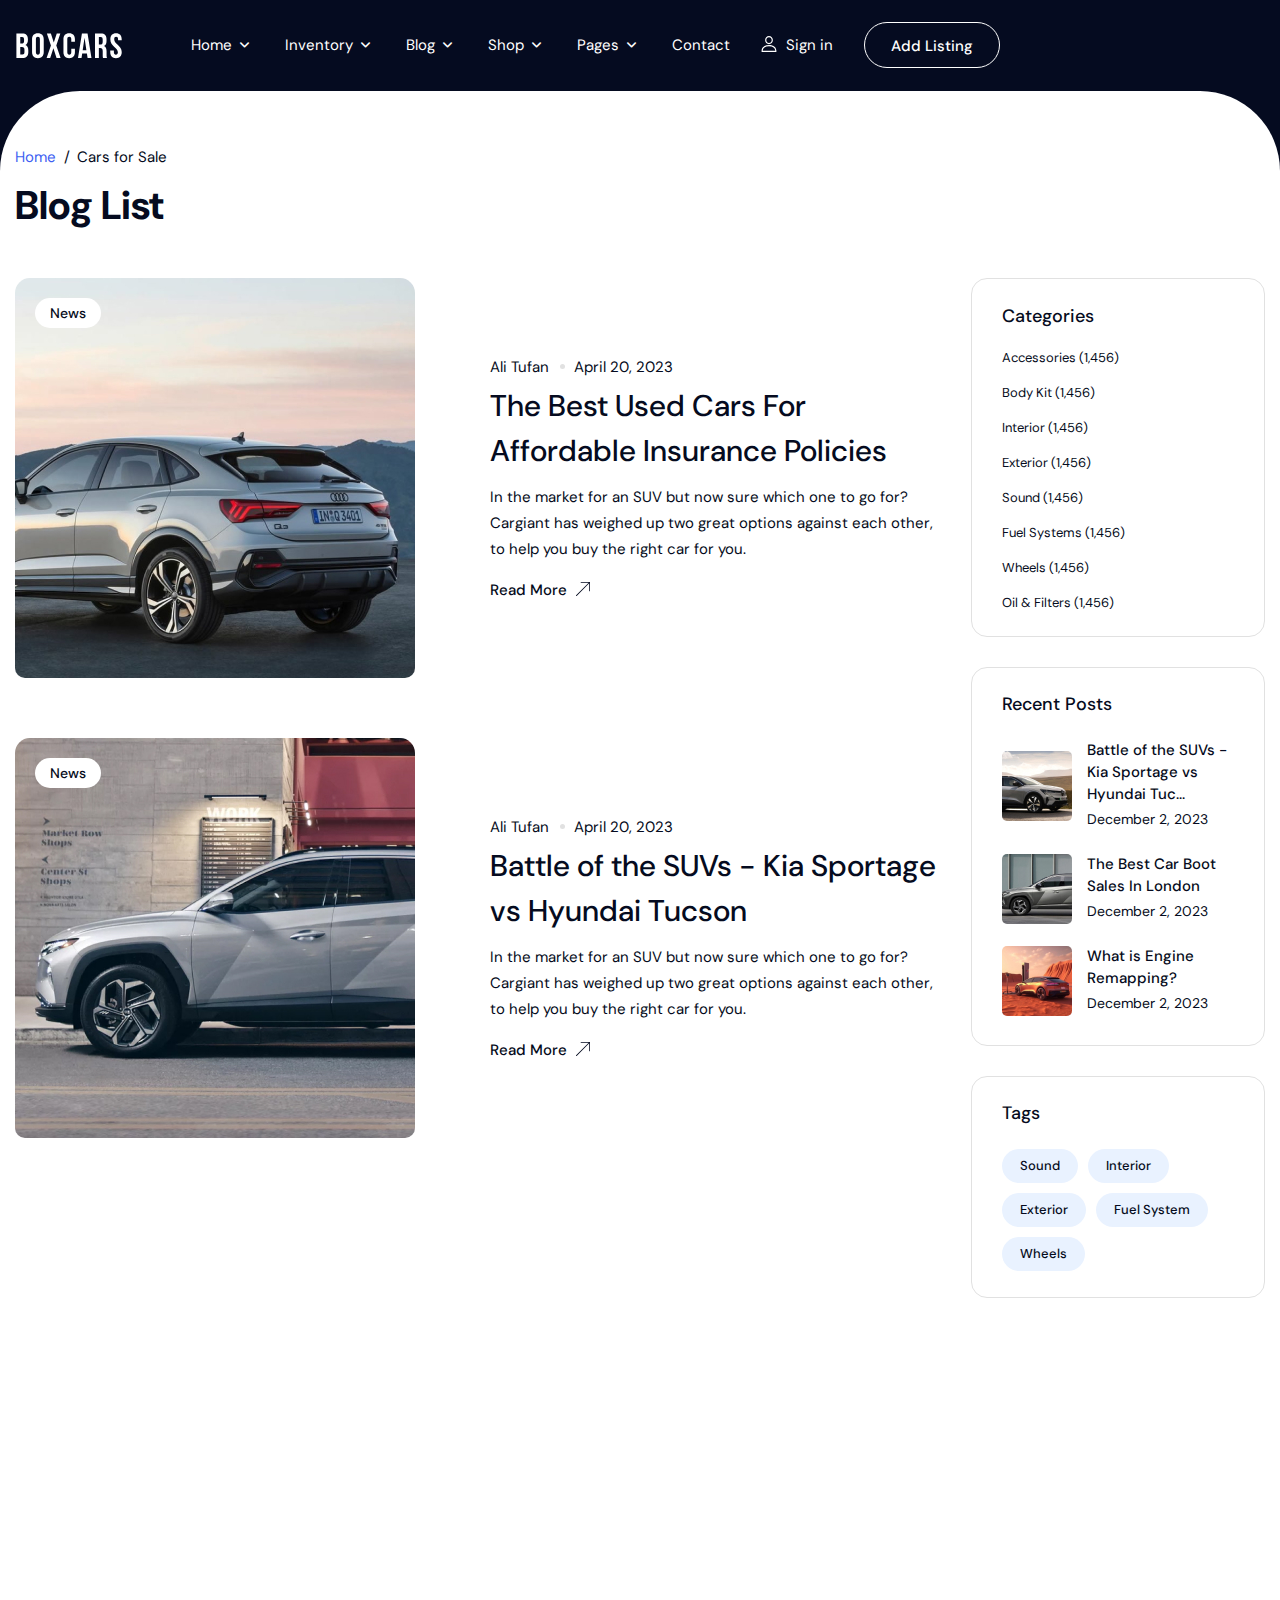
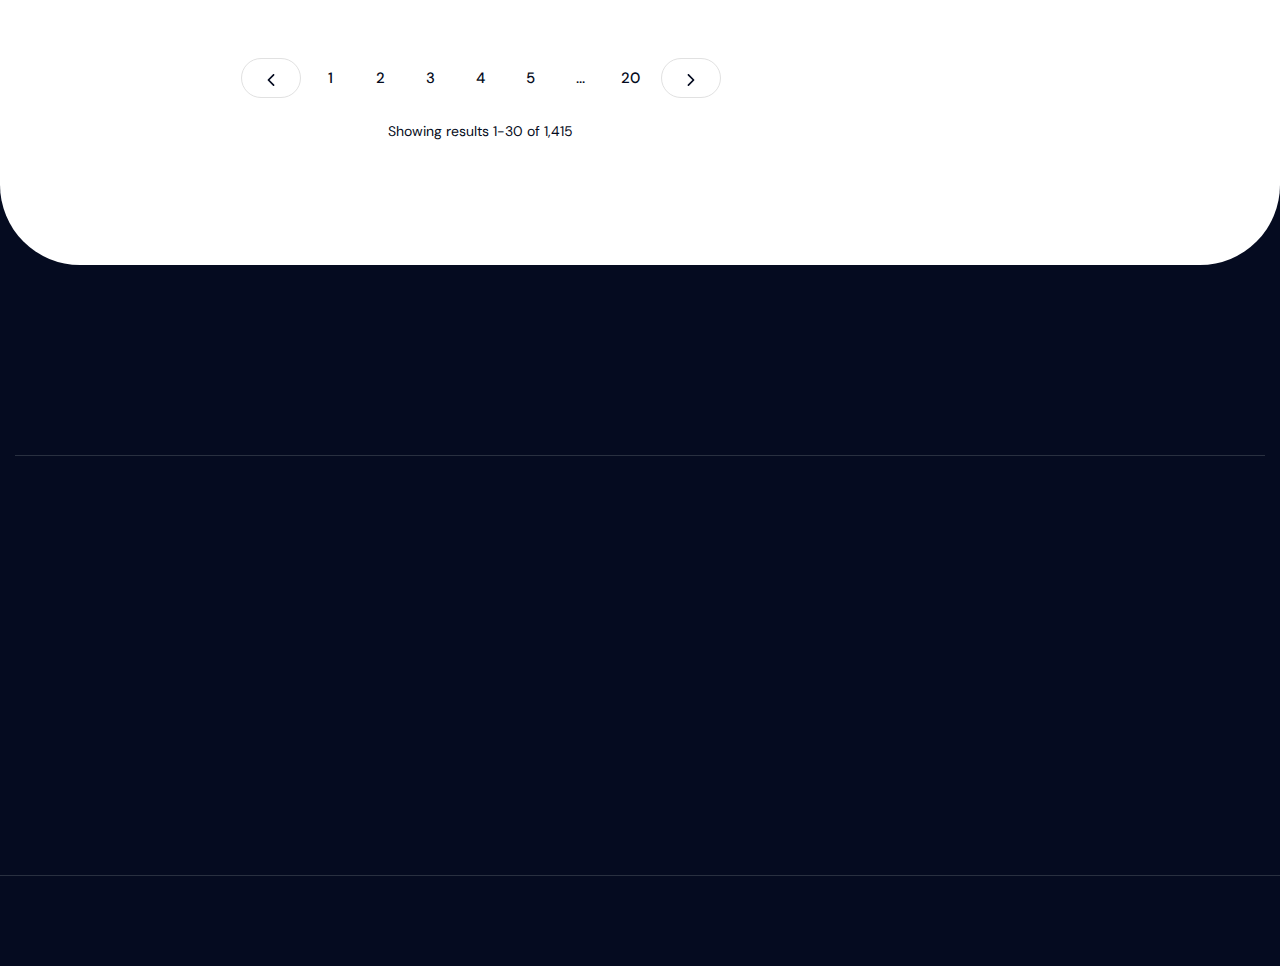
<file: themes/boxcar-html/blog-list-02.html>
<!DOCTYPE html>
<html lang="en">
<head>
<meta charset="utf-8">
<title>BOXCAR | HTML Template</title>
<!-- Stylesheets -->
<link href="css/bootstrap.min.css" rel="stylesheet">
<link rel="stylesheet" type="text/css" href="css/slick-theme.css">
<link rel="stylesheet" type="text/css" href="css/slick.css">
<link href="css/mmenu.css" rel="stylesheet">
<link href="css/style.css" rel="stylesheet">

<link rel="shortcut icon" href="images/favicon.png" type="image/x-icon">
<link rel="icon" href="images/favicon.png" type="image/x-icon">
<!-- Responsive -->
<meta http-equiv="X-UA-Compatible" content="IE=edge">
<meta name="viewport" content="width=device-width, initial-scale=1.0, maximum-scale=1.0, user-scalable=0">
<!--[if lt IE 9]><script src="https://cdnjs.cloudflare.com/ajax/libs/html5shiv/3.7.3/html5shiv.js"></script><![endif]-->
<!--[if lt IE 9]><script src="js/respond.js"></script><![endif]-->
</head>

<body>

<div class="boxcar-wrapper">

    <!-- Main Header-->
	<header class="boxcar-header header-style-v1 style-two inner-header cus-style-1">
        <div class="header-inner">
            <div class="inner-container">
                <!-- Main box -->
                <div class="c-box">
                    <div class="logo-inner">
                        <div class="logo"><a href="index.html"><img src="images/logo.svg" alt="" title="Boxcar"></a></div>
                        <div class="layout-search style1">
                            <div class="search-box">
                                <svg class="icon"  width="16" height="16" viewBox="0 0 16 16" fill="none" xmlns="http://www.w3.org/2000/svg">
                                    <path d="M7.29301 1.2876C3.9872 1.2876 1.29431 3.98048 1.29431 7.28631C1.29431 10.5921 3.9872 13.2902 7.29301 13.2902C8.70502 13.2902 10.0036 12.7954 11.03 11.9738L13.5287 14.4712C13.6548 14.5921 13.8232 14.6588 13.9979 14.657C14.1725 14.6552 14.3395 14.5851 14.4631 14.4617C14.5867 14.3382 14.6571 14.1713 14.6591 13.9967C14.6611 13.822 14.5947 13.6535 14.474 13.5272L11.9753 11.0285C12.7976 10.0006 13.293 8.69995 13.293 7.28631C13.293 3.98048 10.5988 1.2876 7.29301 1.2876ZM7.29301 2.62095C9.87824 2.62095 11.9584 4.70108 11.9584 7.28631C11.9584 9.87153 9.87824 11.9569 7.29301 11.9569C4.70778 11.9569 2.62764 9.87153 2.62764 7.28631C2.62764 4.70108 4.70778 2.62095 7.29301 2.62095Z" fill="white"/>
                                </svg>  
                                <input type="search" placeholder="Search Cars eg. Audi Q7" class="show-search" name="name" tabindex="2" value="" aria-required="true" required="">

                            </div>
                            <div class="box-content-search" id="box-content-search">
                                <ul class="box-car-search">
                                    <li><a href="inventory-page-single.html" class="car-search-item">
                                        <div class="box-img">
                                            <img src="images/resource/car-search.jpg" alt="img">
                                        </div>
                                        <div class="info">
                                            <p class="name">Audi, Q5 - 2023 C300e AMG Line Night Ed Premium Plus 5dr 9G-Tronic</p>
                                            <span class="price">$399</span>
                                        </div>
                                    </a></li>
                                    <li><a href="inventory-page-single.html" class="car-search-item">
                                        <div class="box-img">
                                            <img src="images/resource/car-search.jpg" alt="img">
                                        </div>
                                        <div class="info">
                                            <p class="name">Audi, Q5 - 2023 C300e AMG Line Night Ed Premium Plus 5dr 9G-Tronic</p>
                                            <span class="price">$399</span>
                                        </div>
                                    </a></li>
                                    <li><a href="inventory-page-single.html" class="car-search-item">
                                        <div class="box-img">
                                            <img src="images/resource/car-search.jpg" alt="img">
                                        </div>
                                        <div class="info">
                                            <p class="name">Audi, Q5 - 2023 C300e AMG Line Night Ed Premium Plus 5dr 9G-Tronic</p>
                                            <span class="price">$399</span>
                                        </div>
                                    </a></li>
                                    <li><a href="inventory-page-single.html" class="car-search-item">
                                        <div class="box-img">
                                            <img src="images/resource/car-search.jpg" alt="img">
                                        </div>
                                        <div class="info">
                                            <p class="name">Audi, Q5 - 2023 C300e AMG Line Night Ed Premium Plus 5dr 9G-Tronic</p>
                                            <span class="price">$399</span>
                                        </div>
                                    </a></li>
                                </ul>
                                <a href="inventory-page-single.html" class="btn-view-search">
                                    View Details  
                                    <svg width="14" height="14" viewBox="0 0 14 14" fill="none" xmlns="http://www.w3.org/2000/svg">
                                        <g clip-path="url(#clip0_3114_6864)">
                                        <path d="M13.6109 0H5.05533C4.84037 0 4.66643 0.173943 4.66643 0.388901C4.66643 0.603859 4.84037 0.777802 5.05533 0.777802H12.6721L0.113697 13.3362C-0.0382246 13.4881 -0.0382246 13.7342 0.113697 13.8861C0.18964 13.962 0.289171 14 0.388666 14C0.488161 14 0.587656 13.962 0.663635 13.8861L13.222 1.3277V8.94447C13.222 9.15943 13.3959 9.33337 13.6109 9.33337C13.8259 9.33337 13.9998 9.15943 13.9998 8.94447V0.388901C13.9998 0.173943 13.8258 0 13.6109 0Z" fill="#405FF2"/>
                                        </g>
                                        <defs>
                                        <clipPath id="clip0_3114_6864">
                                        <rect width="14" height="14" fill="white"/>
                                        </clipPath>
                                        </defs>
                                    </svg>
                                </a>
                            </div>
                        </div>
                    </div>

                    <!--Nav Box-->
                    <div class="nav-out-bar">    
                        <nav class="nav main-menu">
                            <ul class="navigation" id="navbar">
                                <li class="current-dropdown current"><span>Home <i class="fa-solid fa-angle-down"></i></span>
                                    <ul class="dropdown">
                                        <li><a href="index.html">Home 01</a></li>
                                        <li><a href="index-2.html">Home 02</a></li>
                                        <li><a href="index-3.html">Home 03</a></li>
                                        <li><a href="index-4.html">Home 04</a></li>
                                        <li><a href="index-5.html">Home 05</a></li>
                                        <li><a href="index-6.html">Home 06</a></li>
                                        <li><a href="index-7.html">Home 07</a></li>
                                        <li><a href="index-8.html">Home 08</a></li>
                                        <li><a href="index-9.html">Home 09</a></li>
                                        <li><a href="index-10.html">Home 10</a></li>
                                    </ul>
                                </li>
                                <li class="current-dropdown"><span>Inventory <i class="fa-solid fa-angle-down"></i></span>
                                    <div class="mega-menu">
                                        <div class="mega-column">
                                            <h3>Inventory List</h3>
                                            <ul>
                                                <li><a href="inventory-list-01.html" title="">Inventory List v1</a></li>
                                                <li><a href="inventory-list-02.html" title="">Inventory List v2</a></li>
                                                <li><a href="inventory-map-cards.html" title="">Map - Cards</a></li>
                                                <li><a href="inventory-map-rows.html" title="">Map - Rows</a></li>
                                                <li><a href="inventory-sidebar-rows.html" title="">Sidebar - Rows</a></li>
                                                <li><a href="inventory-sidebar-cards.html" title="">Sidebar - Cards</a></li>
                                                
                                            </ul>
                                        </div>
                                        <div class="mega-column">
                                            <h3>Inventory Single</h3>
                                            <ul>
                                                <li><a href="inventory-page-single.html" title="">Inventory Single v1</a></li>
                                                <li><a href="inventory-page-single-v2.html" title="">Inventory Single v2</a></li>
                                                <li><a href="inventory-page-single-v3.html" title="">Inventory Single v3</a></li>
                                                <li><a href="inventory-page-single-v4.html" title="">Inventory Single v4</a></li>
                                                <li><a href="inventory-page-single-v5.html" title="">Inventory Single v5</a></li>
                                            </ul>
                                        </div>
                                        <div class="mega-column">
                                            <h3>Popular Makes</h3>
                                            <ul>
                                                <li><a href="inventory-page-single.html" title="">Audi</a></li>
                                                <li><a href="inventory-page-single.html" title="">BMW</a></li>
                                                <li><a href="inventory-page-single.html" title="">Ford</a></li>
                                                <li><a href="inventory-page-single.html" title="">Honda</a></li>
                                                <li><a href="inventory-page-single.html" title="">Land Rover</a></li>
                                                <li><a href="inventory-page-single.html" title="">Mercedes-Benz</a></li>
                                            </ul>
                                        </div>
                                        <div class="mega-column">
                                            <h3>Type</h3>
                                            <ul>
                                                <li><a href="inventory-page-single.html" title="">Sedan</a></li>
                                                <li><a href="inventory-page-single.html" title="">SUVs</a></li>
                                                <li><a href="inventory-page-single.html" title="">Sport Coupe</a></li>
                                                <li><a href="inventory-page-single.html" title="">Convertible</a></li>
                                                <li><a href="inventory-page-single.html" title="">Wagon</a></li>
                                            </ul>
                                        </div>
                                    </div>
                                </li>
                                <li class="current-dropdown"><span>Blog <i class="fa-solid fa-angle-down"></i></span>
                                    <ul class="dropdown">
                                        <li><a href="blog-list-01.html">Blog List 01</a></li>
                                        <li><a href="blog-list-02.html">Blog List 02</a></li>
                                        <li><a href="blog-list-03.html">Blog List 03</a></li>
                                        <li><a href="blog-single.html">Blog Single</a></li>
                                    </ul>
                                </li>
                                <li class="current-dropdown"><span>Shop <i class="fa-solid fa-angle-down"></i></span>
                                    <ul class="dropdown">
                                        <li><a href="shop-list.html">Shop List</a></li>
                                        <li><a href="shop-single.html">Shop Single</a></li>
                                        <li><a href="cart.html">Cart</a></li>
                                        <li><a href="checkout.html">Checkout</a></li>
                                    </ul>
                                </li>
                                <li class="current-dropdown right-one"><span>Pages <i class="fa-solid fa-angle-down"></i></span>
                                    <ul class="dropdown">
                                        <li class="nav-sub"><a>Dashboard <i class="fa fa-angle-right"></i></a>
                                            <ul class="dropdown deep subnav-menu">
                                                <li><a href="dashboard.html" title="">Dashboard</a></li>
                                                <li><a href="my-listings.html" title="">My Listings</a></li>
                                                <li><a href="add-listings.html" title="">Add Listings</a></li>
                                                <li><a href="favorite.html" title="">Favorites</a></li>
                                                <li><a href="saved.html" title="">Saved Search</a></li>
                                                <li><a href="messages.html" title="">Messages</a></li>
                                                <li><a href="profile.html" title="">Profile</a></li>
                                            </ul>
                                        </li>
                                        <li><a href="about.html">About</a></li>
                                        <li><a href="contact.html">Services</a></li>
                                        <li><a href="login.html">Login</a></li>
                                        <li><a href="faq.html">FAQs</a></li>
                                        <li><a href="pricing.html">Pricing</a></li>
                                        <li><a href="terms.html">Terms</a></li>
                                        <li><a href="team-list.html">Team List</a></li>
                                        <li><a href="team-single.html">Team Single</a></li>
                                        <li><a href="dealer.html">Dealer List</a></li>
                                        <li><a href="dealer-single.html">Dealer Single</a></li>
                                        <li><a href="loan-calculator.html">Loan Calculator</a></li>
                                        <li><a href="compare.html">Compare</a></li>
                                        <li><a href="404.html">404</a></li>
                                        <li><a href="invoice.html">Invoice</a></li>
                                        <li><a href="ui-elements.html">UI Elements</a></li>
                                    </ul>
                                </li>
                                <li><a href="contact.html">Contact</a>
                                </li>
                            </ul>
                        </nav>
                        <!-- Main Menu End-->
                    </div>

                    <div class="right-box">
                        <a href="login.html" title="" class="box-account"> 
                            <div class="icon">
                                <svg width="16" height="16" viewBox="0 0 16 16" fill="none" xmlns="http://www.w3.org/2000/svg">
                                    <g clip-path="url(#clip0_147_6490)">
                                    <path d="M7.99998 9.01221C3.19258 9.01221 0.544983 11.2865 0.544983 15.4161C0.544983 15.7386 0.806389 16.0001 1.12892 16.0001H14.871C15.1935 16.0001 15.455 15.7386 15.455 15.4161C15.455 11.2867 12.8074 9.01221 7.99998 9.01221ZM1.73411 14.8322C1.9638 11.7445 4.06889 10.1801 7.99998 10.1801C11.9311 10.1801 14.0362 11.7445 14.2661 14.8322H1.73411Z" fill="white"/>
                                    <path d="M7.99999 0C5.79171 0 4.12653 1.69869 4.12653 3.95116C4.12653 6.26959 5.86415 8.15553 7.99999 8.15553C10.1358 8.15553 11.8735 6.26959 11.8735 3.95134C11.8735 1.69869 10.2083 0 7.99999 0ZM7.99999 6.98784C6.50803 6.98784 5.2944 5.62569 5.2944 3.95134C5.2944 2.3385 6.43231 1.16788 7.99999 1.16788C9.54259 1.16788 10.7056 2.36438 10.7056 3.95134C10.7056 5.62569 9.49196 6.98784 7.99999 6.98784Z" fill="white"/>
                                    </g>
                                    <defs>
                                    <clipPath id="clip0_147_6490">
                                    <rect width="16" height="16" fill="white"/>
                                    </clipPath>
                                    </defs>
                                </svg>
                            </div>
                              Sign in</a>
                        <div class="btn">
                            <a href="https://creativelayers.net/themes/boxcar-html/add-listing-page.html" class="header-btn-two btn-anim">Add Listing</a>
                        </div>
                        <div class="mobile-navigation">
                            <a href="blog-list-02.html#nav-mobile" title="">
                               <svg width="22" height="11" viewBox="0 0 22 11" fill="none" xmlns="http://www.w3.org/2000/svg">
                                    <rect width="22" height="2" fill="white"/>
                                    <rect y="9" width="22" height="2" fill="white"/>
                                </svg>
                            </a>
                        </div>
                    </div>
                </div>
                <!-- Mobile Menu  -->
            </div>
        </div>

        <!-- Header Search -->
        <div class="search-popup">
            <span class="search-back-drop"></span>
            <button class="close-search"><span class="fa fa-times"></span></button>
        
            <div class="search-inner">
                <form method="post" action="index.html">
                    <div class="form-group">
                        <input type="search" name="search-field" value="" placeholder="Search..." required="">
                        <button type="submit"><i class="fa fa-search"></i></button>
                    </div>
                </form>
            </div>
        </div>
        <!-- End Header Search -->

        <div id="nav-mobile"></div>
	</header>
    <!-- End header-section -->

    <!-- blog section -->
    <section class="blog-section-four layout-radius">
        <div class="boxcar-container">
            <div class="boxcar-title wow fadeInUp">
                <ul class="breadcrumb">
                    <li><a href="blog-list-02.html#">Home</a></li>
                    <li><span>Cars for Sale</span></li>
                </ul>
                <h2>Blog List</h2>
            </div>
            <div class="row">
               <div class="col-xl-9 col-lg-8 col-md-12 col-sm-12">
                    <div class="inner-column-two">
                        <!-- blog-block -->
                        <div class="blog-block-four">
                            <div class="inner-box wow fadeInUp">
                                <div class="image-box">
                                    <figure class="image"><a href="blog-list-02.html#"><img src="images/resource/blog4-7.jpg" alt=""></a></figure>
                                    <span class="date">news</span>
                                </div>
                                <div class="content-box">
                                    <ul class="post-info">
                                        <li>Ali Tufan</li>
                                        <li>April 20, 2023</li>
                                    </ul>
                                    <h6 class="title"><a href="blog-list-02.html#">The Best Used Cars For Affordable Insurance Policies</a></h6>
                                    <div class="text">In the market for an SUV but now sure which one to go for? Cargiant has weighed up two great options against each other, to help you buy the right car for you.</div>
                                    <a href="blog-list-02.html#" class="btn-two">Read More<svg xmlns="http://www.w3.org/2000/svg" width="14" height="14" viewBox="0 0 14 14" fill="none">
                                        <g clip-path="url(#clip0_659_14687)">
                                        <path d="M13.6109 0H5.05533C4.84037 0 4.66643 0.173943 4.66643 0.388901C4.66643 0.603859 4.84037 0.777802 5.05533 0.777802H12.6721L0.113697 13.3362C-0.0382246 13.4881 -0.0382246 13.7342 0.113697 13.8861C0.18964 13.962 0.289171 14 0.388666 14C0.488161 14 0.587656 13.962 0.663635 13.8861L13.222 1.3277V8.94447C13.222 9.15943 13.3959 9.33337 13.6109 9.33337C13.8259 9.33337 13.9998 9.15943 13.9998 8.94447V0.388901C13.9998 0.173943 13.8258 0 13.6109 0Z" fill="#050B20"/>
                                        </g>
                                        <defs>
                                        <clipPath id="clip0_659_14687">
                                            <rect width="14" height="14" fill="white"/>
                                        </clipPath>
                                        </defs>
                                    </svg></a>
                                </div>
                            </div>
                        </div> 
                        <!-- blog-block -->
                        <div class="blog-block-four">
                            <div class="inner-box wow fadeInUp">
                                <div class="image-box">
                                    <figure class="image"><a href="blog-list-02.html#"><img src="images/resource/blog4-8.jpg" alt=""></a></figure>
                                    <span class="date">news</span>
                                </div>
                                <div class="content-box">
                                    <ul class="post-info">
                                        <li>Ali Tufan</li>
                                        <li>April 20, 2023</li>
                                    </ul>
                                    <h6 class="title"><a href="blog-list-02.html#">Battle of the SUVs - Kia Sportage vs Hyundai Tucson</a></h6>
                                    <div class="text">In the market for an SUV but now sure which one to go for? Cargiant has weighed up two great options against each other, to help you buy the right car for you.</div>
                                    <a href="blog-list-02.html#" class="btn-two">Read More<svg xmlns="http://www.w3.org/2000/svg" width="14" height="14" viewBox="0 0 14 14" fill="none">
                                        <g clip-path="url(#clip0_659_14687)">
                                        <path d="M13.6109 0H5.05533C4.84037 0 4.66643 0.173943 4.66643 0.388901C4.66643 0.603859 4.84037 0.777802 5.05533 0.777802H12.6721L0.113697 13.3362C-0.0382246 13.4881 -0.0382246 13.7342 0.113697 13.8861C0.18964 13.962 0.289171 14 0.388666 14C0.488161 14 0.587656 13.962 0.663635 13.8861L13.222 1.3277V8.94447C13.222 9.15943 13.3959 9.33337 13.6109 9.33337C13.8259 9.33337 13.9998 9.15943 13.9998 8.94447V0.388901C13.9998 0.173943 13.8258 0 13.6109 0Z" fill="#050B20"/>
                                        </g>
                                        <defs>
                                        <clipPath id="clip0_659_14687">
                                            <rect width="14" height="14" fill="white"/>
                                        </clipPath>
                                        </defs>
                                    </svg></a>
                                </div>
                            </div>
                        </div> 
                        <!-- blog-block -->
                        <div class="blog-block-four">
                            <div class="inner-box wow fadeInUp">
                                <div class="image-box">
                                    <figure class="image"><a href="blog-list-02.html#"><img src="images/resource/blog4-9.jpg" alt=""></a></figure>
                                    <span class="date">news</span>
                                </div>
                                <div class="content-box">
                                    <ul class="post-info">
                                        <li>Ali Tufan</li>
                                        <li>April 20, 2023</li>
                                    </ul>
                                    <h6 class="title"><a href="blog-list-02.html#">Golf vs Polo: A Comparison of Two Volkswagen Classics</a></h6>
                                    <div class="text">In the market for an SUV but now sure which one to go for? Cargiant has weighed up two great options against each other, to help you buy the right car for you.</div>
                                    <a href="blog-list-02.html#" class="btn-two">Read More<svg xmlns="http://www.w3.org/2000/svg" width="14" height="14" viewBox="0 0 14 14" fill="none">
                                        <g clip-path="url(#clip0_659_14687)">
                                        <path d="M13.6109 0H5.05533C4.84037 0 4.66643 0.173943 4.66643 0.388901C4.66643 0.603859 4.84037 0.777802 5.05533 0.777802H12.6721L0.113697 13.3362C-0.0382246 13.4881 -0.0382246 13.7342 0.113697 13.8861C0.18964 13.962 0.289171 14 0.388666 14C0.488161 14 0.587656 13.962 0.663635 13.8861L13.222 1.3277V8.94447C13.222 9.15943 13.3959 9.33337 13.6109 9.33337C13.8259 9.33337 13.9998 9.15943 13.9998 8.94447V0.388901C13.9998 0.173943 13.8258 0 13.6109 0Z" fill="#050B20"/>
                                        </g>
                                        <defs>
                                        <clipPath id="clip0_659_14687">
                                            <rect width="14" height="14" fill="white"/>
                                        </clipPath>
                                        </defs>
                                    </svg></a>
                                </div>
                            </div>
                        </div> 
                        <div class="pagination-sec">
                            <nav aria-label="Page navigation example">
                                <ul class="pagination">
                                  <li class="page-item">
                                    <a class="page-link" href="blog-list-02.html#" aria-label="Previous">
                                      <span aria-hidden="true"><svg width="12" height="12" viewBox="0 0 12 12" fill="none" xmlns="http://www.w3.org/2000/svg">
                                    <path d="M2.57983 5.99989C2.57983 5.7849 2.66192 5.56987 2.82573 5.4059L7.98559 0.24617C8.31382 -0.0820565 8.84598 -0.0820565 9.17408 0.24617C9.50217 0.574263 9.50217 1.10632 9.17408 1.43457L4.60841 5.99989L9.17376 10.5654C9.50185 10.8935 9.50185 11.4256 9.17376 11.7537C8.84566 12.0821 8.31366 12.0821 7.98544 11.7537L2.82555 6.59404C2.66176 6.42999 2.57983 6.21495 2.57983 5.99989Z" fill="#050B20"/>
                                </svg> </span>
                                      <span class="sr-only">Previous</span>
                                    </a>
                                  </li>
                                  <li class="page-item"><a class="page-link" href="blog-list-02.html#">1</a></li>
                                  <li class="page-item"><a class="page-link" href="blog-list-02.html#">2</a></li>
                                  <li class="page-item"><a class="page-link" href="blog-list-02.html#">3</a></li>
                                  <li class="page-item"><a class="page-link" href="blog-list-02.html#">4</a></li>
                                  <li class="page-item"><a class="page-link" href="blog-list-02.html#">5</a></li>
                                  <li class="page-item"><a class="page-link" href="blog-list-02.html#">...</a></li>
                                  <li class="page-item"><a class="page-link" href="blog-list-02.html#">20</a></li>
                                  <li class="page-item">
                                    <a class="page-link" href="blog-list-02.html#" aria-label="Next">
                                      <span aria-hidden="true"><svg width="12" height="12" viewBox="0 0 12 12" fill="none" xmlns="http://www.w3.org/2000/svg">
                                    <g clip-path="url(#clip0_2880_6407)">
                                    <path d="M9.42017 6.00011C9.42017 6.2151 9.33808 6.43013 9.17427 6.5941L4.01441 11.7538C3.68618 12.0821 3.15402 12.0821 2.82592 11.7538C2.49783 11.4257 2.49783 10.8937 2.82592 10.5654L7.39159 6.00011L2.82624 1.43461C2.49815 1.10652 2.49815 0.574382 2.82624 0.246315C3.15434 -0.0820709 3.68634 -0.0820709 4.01457 0.246315L9.17446 5.40596C9.33824 5.57001 9.42017 5.78505 9.42017 6.00011Z" fill="#050B20"/>
                                    </g>
                                    <defs>
                                    <clipPath id="clip0_2880_6407">
                                    <rect width="12" height="12" fill="white" transform="translate(12 12) rotate(-180)"/>
                                    </clipPath>
                                    </defs>
                                </svg> </span>
                                      <span class="sr-only">Next</span>
                                    </a>
                                  </li>
                                </ul>
                                <div class="text">Showing results 1-30 of 1,415</div>
                              </nav>
                        </div>
                    </div>
               </div>
               <div class="col-xl-3 col-lg-4 col-md-12 col-sm-12">
                    <div class="sider-bar">
                        <!-- categories-sec -->
                        <div class="categories-sec">
                            <h6 class="widget-title">Categories</h6>
                            <ul class="categories-list">
                                <li><a href="blog-list-02.html#">Accessories  (1,456)</a></li>
                                <li><a href="blog-list-02.html#">Body Kit  (1,456)</a></li>
                                <li><a href="blog-list-02.html#">Interior  (1,456)</a></li>
                                <li><a href="blog-list-02.html#">Exterior  (1,456)</a></li>
                                <li><a href="blog-list-02.html#">Sound  (1,456)</a></li>
                                <li><a href="blog-list-02.html#">Fuel Systems  (1,456)</a></li>
                                <li><a href="blog-list-02.html#">Wheels  (1,456)</a></li>
                                <li><a href="blog-list-02.html#">Oil & Filters  (1,456)</a></li>
                            </ul>
                        </div>
                        <!-- recent-post-sec -->
                        <div class="recent-post-sec">
                            <h6 class="widget-title">Recent Posts</h6>
                            <!-- pos-block -->
                            <div class="pos-block">
                                <div class="inner-box">
                                    <img src="images/resource/post1-1.jpg">
                                    <div class="content-box">
                                        <h6 class="title"><a href="blog-list-02.html#">Battle of the SUVs - Kia Sportage vs Hyundai Tuc...</a></h6>
                                        <span>December 2, 2023</span>
                                    </div>
                                </div>
                            </div>
                            <!-- pos-block -->
                            <div class="pos-block">
                                <div class="inner-box">
                                    <img src="images/resource/post1-2.jpg">
                                    <div class="content-box">
                                        <h6 class="title"><a href="blog-list-02.html#">The Best Car Boot Sales In London</a></h6>
                                        <span>December 2, 2023</span>
                                    </div>
                                </div>
                            </div>
                            <!-- pos-block -->
                            <div class="pos-block">
                                <div class="inner-box">
                                    <img src="images/resource/post1-3.jpg">
                                    <div class="content-box">
                                        <h6 class="title"><a href="blog-list-02.html#">What is Engine <br>Remapping?</a></h6>
                                        <span>December 2, 2023</span>
                                    </div>
                                </div>
                            </div>
                        </div>
                        <!-- tag-section -->
                        <div class="tag-sec">
                            <h6 class="widget-title">Tags</h6>
                            <ul class="tag-list">
                                <li><a href="blog-list-02.html#">Sound</a></li>
                                <li><a href="blog-list-02.html#">Interior</a></li>
                                <li><a href="blog-list-02.html#">Exterior</a></li>
                                <li><a href="blog-list-02.html#">Fuel System</a></li>
                                <li><a href="blog-list-02.html#">Wheels</a></li>
                            </ul>
                        </div>
                    </div>
               </div>   
            </div>
        </div>
    </section>
    <!-- End blog-section -->

    <!-- main footer -->   
    <footer class="boxcar-footer footer-style-one v1 cus-st-1">
        <div class="footer-top">
            <div class="boxcar-container">
                <div class="right-box">
                    <div class="top-left wow fadeInUp">
                        <h6 class="title">Join BoxCar</h6>
                        <div class="text">Receive pricing updates, shopping tips & more!</div>
                    </div>
                    <div class="subscribe-form wow fadeInUp" data-wow-delay="100ms">
                        <form method="post" action="blog-list-02.html#">
                            <div class="form-group">
                                <input type="email" name="email" class="email" value="" placeholder="Your e-mail address" required="">
                                <button type="button" class="theme-btn btn-style-one hover-light"><span class="btn-title">Sign Up</span></button>
                            </div>
                        </form>
                    </div>
                </div>
            </div>
        </div>
        <div class="widgets-section">
            <div class="boxcar-container">
                <div class="row">
                    <!-- Footer COlumn -->
                    <div class="footer-column-two col-lg-9 col-md-6 col-sm-12">
                        <div class="row">
                            <div class="col-lg-3 col-md-6 col-sm-12">
                                <div class="footer-widget links-widget wow fadeInUp">
                                    <h4 class="widget-title">Useful Links</h4>
                                    <div class="widget-content">
                                        <ul class="user-links style-two">
                                            <li><a href="blog-list-02.html#">About Us</a></li>
                                            <li><a href="blog-list-02.html#">Careers</a></li>
                                            <li><a href="blog-list-02.html#">Blog</a></li>
                                            <li><a href="blog-list-02.html#">FAQs</a></li>
                                            <li><a href="blog-list-02.html#">Finance</a></li>
                                            <li><a href="blog-list-02.html#">Contact Us</a></li>
                                        </ul>                                
                                    </div>
                                </div>
                            </div>
                            <div class="col-lg-3 col-md-6 col-sm-12">
                                <div class="footer-widget links-widget wow fadeInUp" data-wow-delay="100ms">
                                    <h4 class="widget-title">Quick Links</h4>
                                    <div class="widget-content">
                                        <ul class="user-links style-two">
                                            <li><a href="blog-list-02.html#">Get in Touch</a></li>
                                            <li><a href="blog-list-02.html#">Help center</a></li>
                                            <li><a href="blog-list-02.html#">Live chat</a></li>
                                            <li><a href="blog-list-02.html#">How it works</a></li>
                                        </ul>                                
                                    </div>
                                </div>
                            </div>
                            <div class="col-lg-3 col-md-6 col-sm-12">
                                <div class="footer-widget links-widget wow fadeInUp" data-wow-delay="200ms">
                                    <h4 class="widget-title">Our Brands</h4>
                                    <div class="widget-content">
                                        <ul class="user-links style-two">
                                            <li><a href="blog-list-02.html#">Aston Martin</a></li>
                                            <li><a href="blog-list-02.html#">Audi</a></li>
                                            <li><a href="blog-list-02.html#">Bentley</a></li>
                                            <li><a href="blog-list-02.html#">BMW</a></li>
                                            <li><a href="blog-list-02.html#">Bugatti</a></li>
                                            <li><a href="blog-list-02.html#">Ferrari</a></li>
                                            <li><a href="blog-list-02.html#">Jaguar</a></li>
                                            <li><a href="blog-list-02.html#">Lamborghini</a></li>
                                        </ul>                                
                                    </div>
                                </div>
                            </div>
                            <div class="col-lg-3 col-md-6 col-sm-12">
                                <div class="footer-widget links-widget wow fadeInUp" data-wow-delay="300ms">
                                    <h4 class="widget-title">Vehicles Type</h4>
                                    <div class="widget-content">
                                        <ul class="user-links style-two">
                                            <li><a href="blog-list-02.html#">Pickup</a></li>
                                            <li><a href="blog-list-02.html#">Coup</a></li>
                                            <li><a href="blog-list-02.html#">Family MPV</a></li>
                                            <li><a href="blog-list-02.html#">Sedan</a></li>
                                            <li><a href="blog-list-02.html#">SUVs</a></li>
                                            <li><a href="blog-list-02.html#">Sport Coupe</a></li>
                                            <li><a href="blog-list-02.html#">Convertible</a></li>
                                            <li><a href="blog-list-02.html#">Wagon</a></li>
                                        </ul>
                                    </div>
                                </div>
                            </div>
                        </div>
                    </div>
                    <!-- footer column -->
                    <div class="footer-column col-lg-3 col-md-6 col-sm-12">
                        <div class="footer-widget social-widget wow fadeInUp" data-wow-delay="400ms">
                        <h4 class="widget-title">Vehicles Type</h4>
                            <div class="widget-content">
                                <a href="blog-list-02.html#" class="store">
                                    <img src="images/resource/apple.png">
                                    <span>Download on the</span>
                                    <h6 class="title">Apple Store</h6>
                                </a>
                                <a href="blog-list-02.html#" class="store two">
                                    <img src="images/resource/play.png">
                                    <span>Get in on</span>
                                    <h6 class="title">Google Play</h6>
                                </a>
                                <div class="social-icons">
                                    <h6 class="title">Connect With Us</h6>
                                    <ul>
                                        <li><a href="blog-list-02.html#"><i class="fab fa-facebook-f"></i></a></li>
                                        <li><a href="blog-list-02.html#"><i class="fab fa-twitter"></i></a></li>
                                        <li><a href="blog-list-02.html#"><i class="fab fa-instagram"></i></a></li>
                                        <li><a href="blog-list-02.html#"><i class="fab fa-linkedin-in"></i></a></li>
                                    </ul>
                                </div>
                            </div>
                        </div>
                    </div>
                </div>
            </div>
        </div>
        <!--  Footer Bottom -->
        <div class="footer-bottom">
            <div class="boxcar-container">
                <div class="inner-container">
                    <div class="copyright-text wow fadeInUp">© <a href="blog-list-02.html#">2024 Boxcars.com. All rights reserved.</div>

                    <ul class="footer-nav wow fadeInUp" data-wow-delay="100ms">
                        <li><a href="blog-list-02.html#">Terms & Conditions</a></li>
                        <li><a href="blog-list-02.html#">Privacy Notice</a></li>
                    </ul>
                </div>
            </div>
        </div>
    </footer>
    <!-- End boxcar-footer -->
    

</div><!-- End Page Wrapper -->

<!-- Scroll To Top -->
<div class="scroll-to-top scroll-to-target" data-target="html"><span class="fa fa-angle-up"></span></div>

<script src="js/jquery.js"></script> 
<script src="js/popper.min.js"></script>
<script src="js/bootstrap.min.js"></script>
<script src="js/slick.min.js"></script>
<script src="js/slick-animation.min.js"></script>
<script src="js/jquery.fancybox.js"></script>
<script src="js/wow.js"></script>
<script src="js/appear.js"></script>
<script src="js/mixitup.js"></script>
<script src="js/knob.js"></script>
<script src="js/mmenu.js"></script>
<script src="js/main.js"></script>
</body>
</html>
</file>
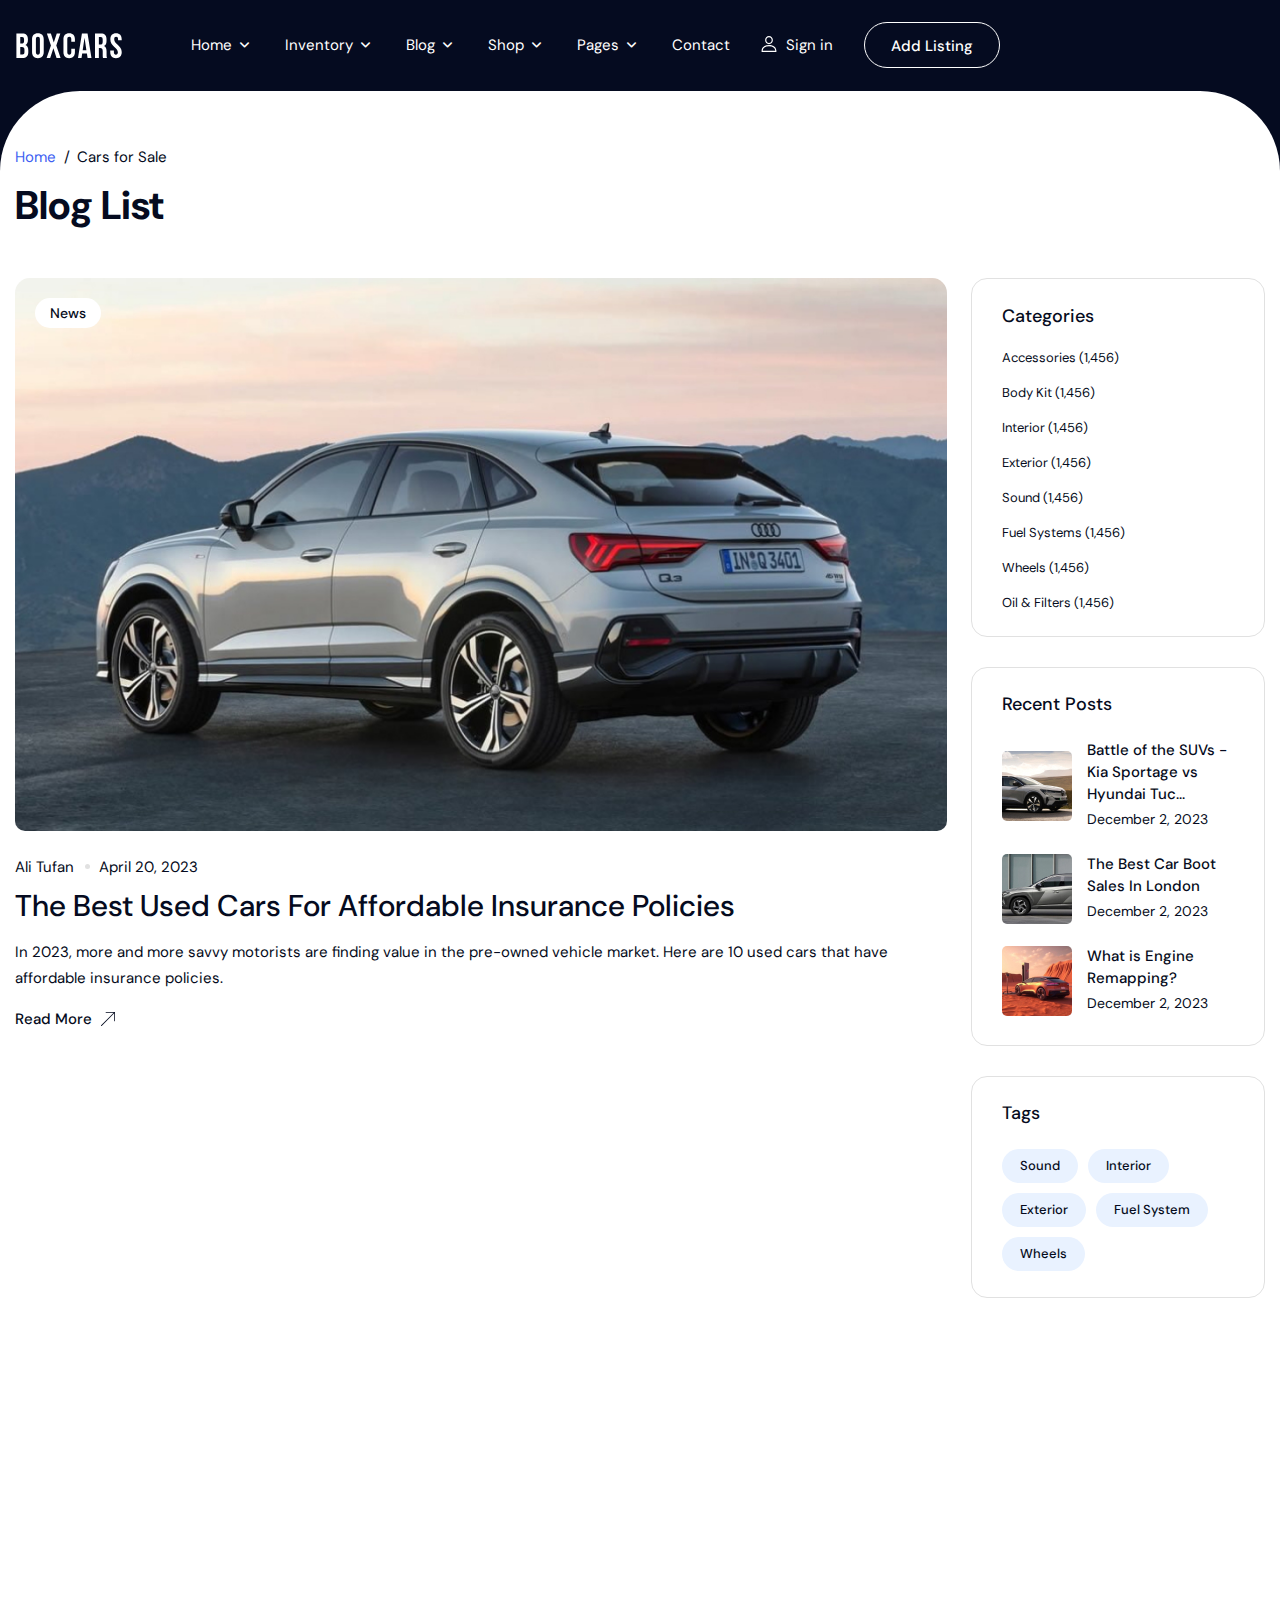
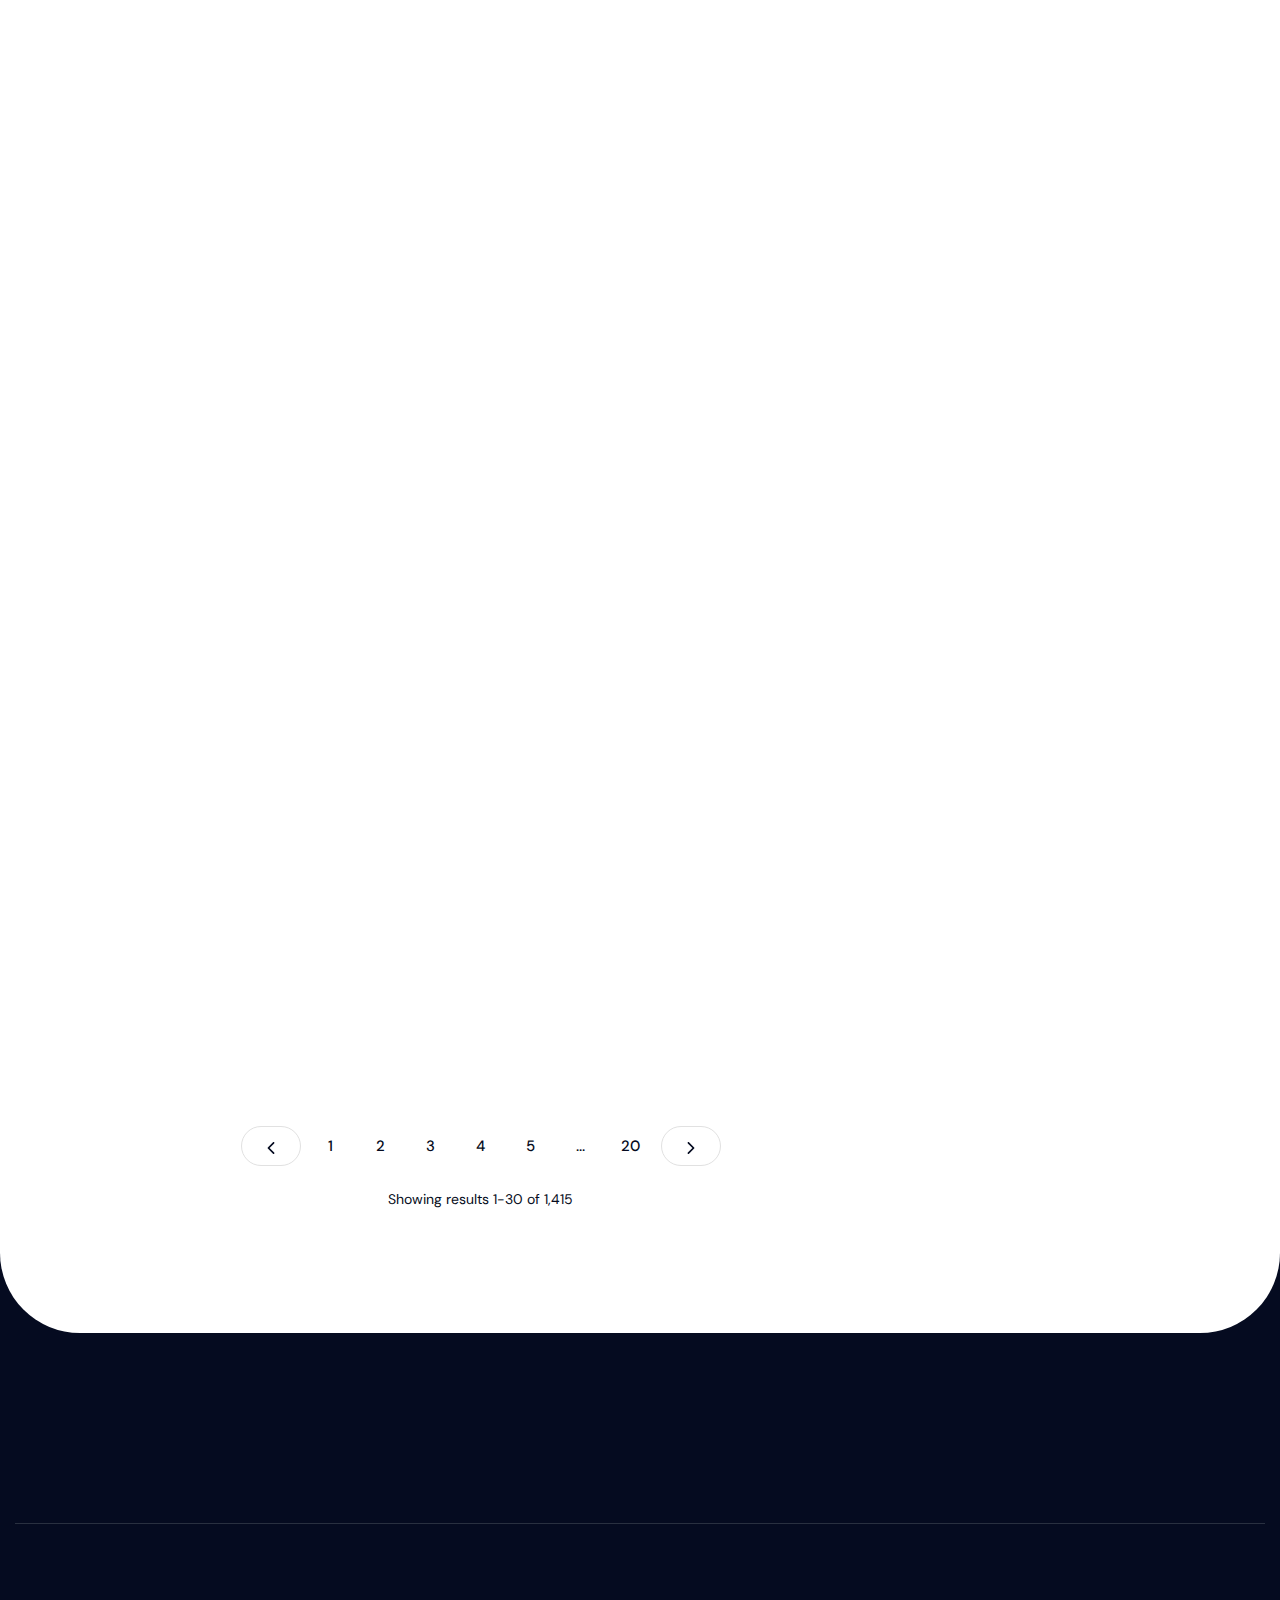
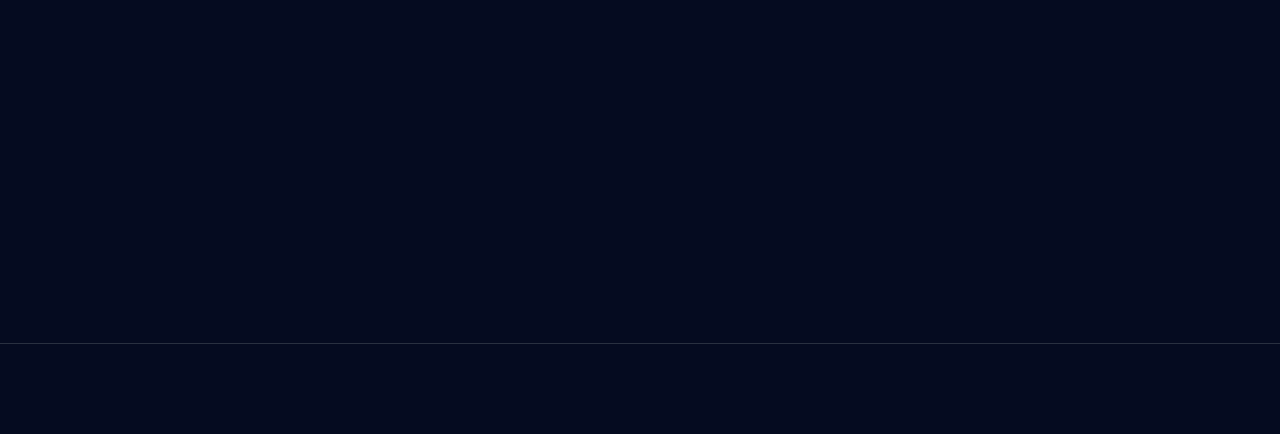
<file: themes/boxcar-html/blog-list-03.html>
<!DOCTYPE html>
<html lang="en">
<head>
<meta charset="utf-8">
<title>BOXCAR | HTML Template</title>
<!-- Stylesheets -->
<link href="css/bootstrap.min.css" rel="stylesheet">
<link rel="stylesheet" type="text/css" href="css/slick-theme.css">
<link rel="stylesheet" type="text/css" href="css/slick.css">
<link href="css/mmenu.css" rel="stylesheet">
<link href="css/style.css" rel="stylesheet">

<link rel="shortcut icon" href="images/favicon.png" type="image/x-icon">
<link rel="icon" href="images/favicon.png" type="image/x-icon">
<!-- Responsive -->
<meta http-equiv="X-UA-Compatible" content="IE=edge">
<meta name="viewport" content="width=device-width, initial-scale=1.0, maximum-scale=1.0, user-scalable=0">
<!--[if lt IE 9]><script src="https://cdnjs.cloudflare.com/ajax/libs/html5shiv/3.7.3/html5shiv.js"></script><![endif]-->
<!--[if lt IE 9]><script src="js/respond.js"></script><![endif]-->
</head>

<body>

<div class="boxcar-wrapper">

    <!-- Main Header-->
	<header class="boxcar-header header-style-v1 style-two inner-header cus-style-1">
        <div class="header-inner">
            <div class="inner-container">
                <!-- Main box -->
                <div class="c-box">
                    <div class="logo-inner">
                        <div class="logo"><a href="index.html"><img src="images/logo.svg" alt="" title="Boxcar"></a></div>
                        <div class="layout-search style1">
                            <div class="search-box">
                                <svg class="icon"  width="16" height="16" viewBox="0 0 16 16" fill="none" xmlns="http://www.w3.org/2000/svg">
                                    <path d="M7.29301 1.2876C3.9872 1.2876 1.29431 3.98048 1.29431 7.28631C1.29431 10.5921 3.9872 13.2902 7.29301 13.2902C8.70502 13.2902 10.0036 12.7954 11.03 11.9738L13.5287 14.4712C13.6548 14.5921 13.8232 14.6588 13.9979 14.657C14.1725 14.6552 14.3395 14.5851 14.4631 14.4617C14.5867 14.3382 14.6571 14.1713 14.6591 13.9967C14.6611 13.822 14.5947 13.6535 14.474 13.5272L11.9753 11.0285C12.7976 10.0006 13.293 8.69995 13.293 7.28631C13.293 3.98048 10.5988 1.2876 7.29301 1.2876ZM7.29301 2.62095C9.87824 2.62095 11.9584 4.70108 11.9584 7.28631C11.9584 9.87153 9.87824 11.9569 7.29301 11.9569C4.70778 11.9569 2.62764 9.87153 2.62764 7.28631C2.62764 4.70108 4.70778 2.62095 7.29301 2.62095Z" fill="white"/>
                                </svg>  
                                <input type="search" placeholder="Search Cars eg. Audi Q7" class="show-search" name="name" tabindex="2" value="" aria-required="true" required="">

                            </div>
                            <div class="box-content-search" id="box-content-search">
                                <ul class="box-car-search">
                                    <li><a href="inventory-page-single.html" class="car-search-item">
                                        <div class="box-img">
                                            <img src="images/resource/car-search.jpg" alt="img">
                                        </div>
                                        <div class="info">
                                            <p class="name">Audi, Q5 - 2023 C300e AMG Line Night Ed Premium Plus 5dr 9G-Tronic</p>
                                            <span class="price">$399</span>
                                        </div>
                                    </a></li>
                                    <li><a href="inventory-page-single.html" class="car-search-item">
                                        <div class="box-img">
                                            <img src="images/resource/car-search.jpg" alt="img">
                                        </div>
                                        <div class="info">
                                            <p class="name">Audi, Q5 - 2023 C300e AMG Line Night Ed Premium Plus 5dr 9G-Tronic</p>
                                            <span class="price">$399</span>
                                        </div>
                                    </a></li>
                                    <li><a href="inventory-page-single.html" class="car-search-item">
                                        <div class="box-img">
                                            <img src="images/resource/car-search.jpg" alt="img">
                                        </div>
                                        <div class="info">
                                            <p class="name">Audi, Q5 - 2023 C300e AMG Line Night Ed Premium Plus 5dr 9G-Tronic</p>
                                            <span class="price">$399</span>
                                        </div>
                                    </a></li>
                                    <li><a href="inventory-page-single.html" class="car-search-item">
                                        <div class="box-img">
                                            <img src="images/resource/car-search.jpg" alt="img">
                                        </div>
                                        <div class="info">
                                            <p class="name">Audi, Q5 - 2023 C300e AMG Line Night Ed Premium Plus 5dr 9G-Tronic</p>
                                            <span class="price">$399</span>
                                        </div>
                                    </a></li>
                                </ul>
                                <a href="inventory-page-single.html" class="btn-view-search">
                                    View Details  
                                    <svg width="14" height="14" viewBox="0 0 14 14" fill="none" xmlns="http://www.w3.org/2000/svg">
                                        <g clip-path="url(#clip0_3114_6864)">
                                        <path d="M13.6109 0H5.05533C4.84037 0 4.66643 0.173943 4.66643 0.388901C4.66643 0.603859 4.84037 0.777802 5.05533 0.777802H12.6721L0.113697 13.3362C-0.0382246 13.4881 -0.0382246 13.7342 0.113697 13.8861C0.18964 13.962 0.289171 14 0.388666 14C0.488161 14 0.587656 13.962 0.663635 13.8861L13.222 1.3277V8.94447C13.222 9.15943 13.3959 9.33337 13.6109 9.33337C13.8259 9.33337 13.9998 9.15943 13.9998 8.94447V0.388901C13.9998 0.173943 13.8258 0 13.6109 0Z" fill="#405FF2"/>
                                        </g>
                                        <defs>
                                        <clipPath id="clip0_3114_6864">
                                        <rect width="14" height="14" fill="white"/>
                                        </clipPath>
                                        </defs>
                                    </svg>
                                </a>
                            </div>
                        </div>
                    </div>

                    <!--Nav Box-->
                    <div class="nav-out-bar">    
                        <nav class="nav main-menu">
                            <ul class="navigation" id="navbar">
                                <li class="current-dropdown current"><span>Home <i class="fa-solid fa-angle-down"></i></span>
                                    <ul class="dropdown">
                                        <li><a href="index.html">Home 01</a></li>
                                        <li><a href="index-2.html">Home 02</a></li>
                                        <li><a href="index-3.html">Home 03</a></li>
                                        <li><a href="index-4.html">Home 04</a></li>
                                        <li><a href="index-5.html">Home 05</a></li>
                                        <li><a href="index-6.html">Home 06</a></li>
                                        <li><a href="index-7.html">Home 07</a></li>
                                        <li><a href="index-8.html">Home 08</a></li>
                                        <li><a href="index-9.html">Home 09</a></li>
                                        <li><a href="index-10.html">Home 10</a></li>
                                    </ul>
                                </li>
                                <li class="current-dropdown"><span>Inventory <i class="fa-solid fa-angle-down"></i></span>
                                    <div class="mega-menu">
                                        <div class="mega-column">
                                            <h3>Inventory List</h3>
                                            <ul>
                                                <li><a href="inventory-list-01.html" title="">Inventory List v1</a></li>
                                                <li><a href="inventory-list-02.html" title="">Inventory List v2</a></li>
                                                <li><a href="inventory-map-cards.html" title="">Map - Cards</a></li>
                                                <li><a href="inventory-map-rows.html" title="">Map - Rows</a></li>
                                                <li><a href="inventory-sidebar-rows.html" title="">Sidebar - Rows</a></li>
                                                <li><a href="inventory-sidebar-cards.html" title="">Sidebar - Cards</a></li>
                                                
                                            </ul>
                                        </div>
                                        <div class="mega-column">
                                            <h3>Inventory Single</h3>
                                            <ul>
                                                <li><a href="inventory-page-single.html" title="">Inventory Single v1</a></li>
                                                <li><a href="inventory-page-single-v2.html" title="">Inventory Single v2</a></li>
                                                <li><a href="inventory-page-single-v3.html" title="">Inventory Single v3</a></li>
                                                <li><a href="inventory-page-single-v4.html" title="">Inventory Single v4</a></li>
                                                <li><a href="inventory-page-single-v5.html" title="">Inventory Single v5</a></li>
                                            </ul>
                                        </div>
                                        <div class="mega-column">
                                            <h3>Popular Makes</h3>
                                            <ul>
                                                <li><a href="inventory-page-single.html" title="">Audi</a></li>
                                                <li><a href="inventory-page-single.html" title="">BMW</a></li>
                                                <li><a href="inventory-page-single.html" title="">Ford</a></li>
                                                <li><a href="inventory-page-single.html" title="">Honda</a></li>
                                                <li><a href="inventory-page-single.html" title="">Land Rover</a></li>
                                                <li><a href="inventory-page-single.html" title="">Mercedes-Benz</a></li>
                                            </ul>
                                        </div>
                                        <div class="mega-column">
                                            <h3>Type</h3>
                                            <ul>
                                                <li><a href="inventory-page-single.html" title="">Sedan</a></li>
                                                <li><a href="inventory-page-single.html" title="">SUVs</a></li>
                                                <li><a href="inventory-page-single.html" title="">Sport Coupe</a></li>
                                                <li><a href="inventory-page-single.html" title="">Convertible</a></li>
                                                <li><a href="inventory-page-single.html" title="">Wagon</a></li>
                                            </ul>
                                        </div>
                                    </div>
                                </li>
                                <li class="current-dropdown"><span>Blog <i class="fa-solid fa-angle-down"></i></span>
                                    <ul class="dropdown">
                                        <li><a href="blog-list-01.html">Blog List 01</a></li>
                                        <li><a href="blog-list-02.html">Blog List 02</a></li>
                                        <li><a href="blog-list-03.html">Blog List 03</a></li>
                                        <li><a href="blog-single.html">Blog Single</a></li>
                                    </ul>
                                </li>
                                <li class="current-dropdown"><span>Shop <i class="fa-solid fa-angle-down"></i></span>
                                    <ul class="dropdown">
                                        <li><a href="shop-list.html">Shop List</a></li>
                                        <li><a href="shop-single.html">Shop Single</a></li>
                                        <li><a href="cart.html">Cart</a></li>
                                        <li><a href="checkout.html">Checkout</a></li>
                                    </ul>
                                </li>
                                <li class="current-dropdown right-one"><span>Pages <i class="fa-solid fa-angle-down"></i></span>
                                    <ul class="dropdown">
                                        <li class="nav-sub"><a>Dashboard <i class="fa fa-angle-right"></i></a>
                                            <ul class="dropdown deep subnav-menu">
                                                <li><a href="dashboard.html" title="">Dashboard</a></li>
                                                <li><a href="my-listings.html" title="">My Listings</a></li>
                                                <li><a href="add-listings.html" title="">Add Listings</a></li>
                                                <li><a href="favorite.html" title="">Favorites</a></li>
                                                <li><a href="saved.html" title="">Saved Search</a></li>
                                                <li><a href="messages.html" title="">Messages</a></li>
                                                <li><a href="profile.html" title="">Profile</a></li>
                                            </ul>
                                        </li>
                                        <li><a href="about.html">About</a></li>
                                        <li><a href="contact.html">Services</a></li>
                                        <li><a href="login.html">Login</a></li>
                                        <li><a href="faq.html">FAQs</a></li>
                                        <li><a href="pricing.html">Pricing</a></li>
                                        <li><a href="terms.html">Terms</a></li>
                                        <li><a href="team-list.html">Team List</a></li>
                                        <li><a href="team-single.html">Team Single</a></li>
                                        <li><a href="dealer.html">Dealer List</a></li>
                                        <li><a href="dealer-single.html">Dealer Single</a></li>
                                        <li><a href="loan-calculator.html">Loan Calculator</a></li>
                                        <li><a href="compare.html">Compare</a></li>
                                        <li><a href="404.html">404</a></li>
                                        <li><a href="invoice.html">Invoice</a></li>
                                        <li><a href="ui-elements.html">UI Elements</a></li>
                                    </ul>
                                </li>
                                <li><a href="contact.html">Contact</a>
                                </li>
                            </ul>
                        </nav>
                        <!-- Main Menu End-->
                    </div>

                    <div class="right-box">
                        <a href="login.html" title="" class="box-account"> 
                            <div class="icon">
                                <svg width="16" height="16" viewBox="0 0 16 16" fill="none" xmlns="http://www.w3.org/2000/svg">
                                    <g clip-path="url(#clip0_147_6490)">
                                    <path d="M7.99998 9.01221C3.19258 9.01221 0.544983 11.2865 0.544983 15.4161C0.544983 15.7386 0.806389 16.0001 1.12892 16.0001H14.871C15.1935 16.0001 15.455 15.7386 15.455 15.4161C15.455 11.2867 12.8074 9.01221 7.99998 9.01221ZM1.73411 14.8322C1.9638 11.7445 4.06889 10.1801 7.99998 10.1801C11.9311 10.1801 14.0362 11.7445 14.2661 14.8322H1.73411Z" fill="white"/>
                                    <path d="M7.99999 0C5.79171 0 4.12653 1.69869 4.12653 3.95116C4.12653 6.26959 5.86415 8.15553 7.99999 8.15553C10.1358 8.15553 11.8735 6.26959 11.8735 3.95134C11.8735 1.69869 10.2083 0 7.99999 0ZM7.99999 6.98784C6.50803 6.98784 5.2944 5.62569 5.2944 3.95134C5.2944 2.3385 6.43231 1.16788 7.99999 1.16788C9.54259 1.16788 10.7056 2.36438 10.7056 3.95134C10.7056 5.62569 9.49196 6.98784 7.99999 6.98784Z" fill="white"/>
                                    </g>
                                    <defs>
                                    <clipPath id="clip0_147_6490">
                                    <rect width="16" height="16" fill="white"/>
                                    </clipPath>
                                    </defs>
                                </svg>
                            </div>
                              Sign in</a>
                        <div class="btn">
                            <a href="https://creativelayers.net/themes/boxcar-html/add-listing-page.html" class="header-btn-two btn-anim">Add Listing</a>
                        </div>
                        <div class="mobile-navigation">
                            <a href="blog-list-03.html#nav-mobile" title="">
                               <svg width="22" height="11" viewBox="0 0 22 11" fill="none" xmlns="http://www.w3.org/2000/svg">
                                    <rect width="22" height="2" fill="white"/>
                                    <rect y="9" width="22" height="2" fill="white"/>
                                </svg>
                            </a>
                        </div>
                    </div>
                </div>
                <!-- Mobile Menu  -->
            </div>
        </div>

        <!-- Header Search -->
        <div class="search-popup">
            <span class="search-back-drop"></span>
            <button class="close-search"><span class="fa fa-times"></span></button>
        
            <div class="search-inner">
                <form method="post" action="index.html">
                    <div class="form-group">
                        <input type="search" name="search-field" value="" placeholder="Search..." required="">
                        <button type="submit"><i class="fa fa-search"></i></button>
                    </div>
                </form>
            </div>
        </div>
        <!-- End Header Search -->

        <div id="nav-mobile"></div>
	</header>
    <!-- End header-section -->

    <!-- blog section -->
    <section class="blog-section-four v1 layout-radius">
        <div class="boxcar-container">
            <div class="boxcar-title wow fadeInUp">
                <ul class="breadcrumb">
                    <li><a href="blog-list-03.html#">Home</a></li>
                    <li><span>Cars for Sale</span></li>
                </ul>
                <h2>Blog List</h2>
            </div>
            <div class="row">
               <div class="col-lg-9 col-md-6 col-sm-12">
                    <div class="inner-column-two">
                        <!-- blog-block -->
                        <div class="blog-block-four">
                            <div class="inner-box wow fadeInUp">
                                <div class="image-box">
                                    <figure class="image"><a href="blog-list-03.html#"><img src="images/resource/blog5-1.jpg" alt=""></a></figure>
                                    <span class="date">news</span>
                                </div>
                                <div class="content-box">
                                    <ul class="post-info">
                                        <li>Ali Tufan</li>
                                        <li>April 20, 2023</li>
                                    </ul>
                                    <h6 class="title"><a href="blog-list-03.html#">The Best Used Cars For Affordable Insurance Policies</a></h6>
                                    <div class="text">In 2023, more and more savvy motorists are finding value in the pre-owned vehicle market. Here are 10 used cars that have affordable insurance policies.</div>
                                    <a href="blog-list-03.html#" class="btn-two">Read More<svg xmlns="http://www.w3.org/2000/svg" width="14" height="14" viewBox="0 0 14 14" fill="none">
                                        <g clip-path="url(#clip0_659_14687)">
                                        <path d="M13.6109 0H5.05533C4.84037 0 4.66643 0.173943 4.66643 0.388901C4.66643 0.603859 4.84037 0.777802 5.05533 0.777802H12.6721L0.113697 13.3362C-0.0382246 13.4881 -0.0382246 13.7342 0.113697 13.8861C0.18964 13.962 0.289171 14 0.388666 14C0.488161 14 0.587656 13.962 0.663635 13.8861L13.222 1.3277V8.94447C13.222 9.15943 13.3959 9.33337 13.6109 9.33337C13.8259 9.33337 13.9998 9.15943 13.9998 8.94447V0.388901C13.9998 0.173943 13.8258 0 13.6109 0Z" fill="#050B20"/>
                                        </g>
                                        <defs>
                                        <clipPath id="clip0_659_14687">
                                            <rect width="14" height="14" fill="white"/>
                                        </clipPath>
                                        </defs>
                                    </svg></a>
                                </div>
                            </div>
                        </div> 
                        <!-- blog-block -->
                        <div class="blog-block-four">
                            <div class="inner-box wow fadeInUp">
                                <div class="image-box">
                                    <figure class="image"><a href="blog-list-03.html#"><img src="images/resource/blog5-2.jpg" alt=""></a></figure>
                                    <span class="date">news</span>
                                </div>
                                <div class="content-box">
                                    <ul class="post-info">
                                        <li>Ali Tufan</li>
                                        <li>April 20, 2023</li>
                                    </ul>
                                    <h6 class="title"><a href="blog-list-03.html#">Battle of the SUVs - Kia Sportage vs Hyundai Tucson</a></h6>
                                    <div class="text">In 2023, more and more savvy motorists are finding value in the pre-owned vehicle market. Here are 10 used cars that have affordable insurance policies.</div>
                                    <a href="blog-list-03.html#" class="btn-two">Read More<svg xmlns="http://www.w3.org/2000/svg" width="14" height="14" viewBox="0 0 14 14" fill="none">
                                        <g clip-path="url(#clip0_659_14687)">
                                        <path d="M13.6109 0H5.05533C4.84037 0 4.66643 0.173943 4.66643 0.388901C4.66643 0.603859 4.84037 0.777802 5.05533 0.777802H12.6721L0.113697 13.3362C-0.0382246 13.4881 -0.0382246 13.7342 0.113697 13.8861C0.18964 13.962 0.289171 14 0.388666 14C0.488161 14 0.587656 13.962 0.663635 13.8861L13.222 1.3277V8.94447C13.222 9.15943 13.3959 9.33337 13.6109 9.33337C13.8259 9.33337 13.9998 9.15943 13.9998 8.94447V0.388901C13.9998 0.173943 13.8258 0 13.6109 0Z" fill="#050B20"/>
                                        </g>
                                        <defs>
                                        <clipPath id="clip0_659_14687">
                                            <rect width="14" height="14" fill="white"/>
                                        </clipPath>
                                        </defs>
                                    </svg></a>
                                </div>
                            </div>
                        </div> 
                        <!-- blog-block -->
                        <div class="blog-block-four">
                            <div class="inner-box wow fadeInUp">
                                <div class="image-box">
                                    <figure class="image"><a href="blog-list-03.html#"><img src="images/resource/blog5-3.jpg" alt=""></a></figure>
                                    <span class="date">news</span>
                                </div>
                                <div class="content-box">
                                    <ul class="post-info">
                                        <li>Ali Tufan</li>
                                        <li>April 20, 2023</li>
                                    </ul>
                                    <h6 class="title"><a href="blog-list-03.html#">Golf vs Polo: A Comparison of Two Volkswagen Classics</a></h6>
                                    <div class="text">In 2023, more and more savvy motorists are finding value in the pre-owned vehicle market. Here are 10 used cars that have affordable insurance policies.</div>
                                    <a href="blog-list-03.html#" class="btn-two">Read More<svg xmlns="http://www.w3.org/2000/svg" width="14" height="14" viewBox="0 0 14 14" fill="none">
                                        <g clip-path="url(#clip0_659_14687)">
                                        <path d="M13.6109 0H5.05533C4.84037 0 4.66643 0.173943 4.66643 0.388901C4.66643 0.603859 4.84037 0.777802 5.05533 0.777802H12.6721L0.113697 13.3362C-0.0382246 13.4881 -0.0382246 13.7342 0.113697 13.8861C0.18964 13.962 0.289171 14 0.388666 14C0.488161 14 0.587656 13.962 0.663635 13.8861L13.222 1.3277V8.94447C13.222 9.15943 13.3959 9.33337 13.6109 9.33337C13.8259 9.33337 13.9998 9.15943 13.9998 8.94447V0.388901C13.9998 0.173943 13.8258 0 13.6109 0Z" fill="#050B20"/>
                                        </g>
                                        <defs>
                                        <clipPath id="clip0_659_14687">
                                            <rect width="14" height="14" fill="white"/>
                                        </clipPath>
                                        </defs>
                                    </svg></a>
                                </div>
                            </div>
                        </div> 
                        <div class="pagination-sec">
                            <nav aria-label="Page navigation example">
                                <ul class="pagination">
                                  <li class="page-item">
                                    <a class="page-link" href="blog-list-03.html#" aria-label="Previous">
                                      <span aria-hidden="true"><svg width="12" height="12" viewBox="0 0 12 12" fill="none" xmlns="http://www.w3.org/2000/svg">
                                    <path d="M2.57983 5.99989C2.57983 5.7849 2.66192 5.56987 2.82573 5.4059L7.98559 0.24617C8.31382 -0.0820565 8.84598 -0.0820565 9.17408 0.24617C9.50217 0.574263 9.50217 1.10632 9.17408 1.43457L4.60841 5.99989L9.17376 10.5654C9.50185 10.8935 9.50185 11.4256 9.17376 11.7537C8.84566 12.0821 8.31366 12.0821 7.98544 11.7537L2.82555 6.59404C2.66176 6.42999 2.57983 6.21495 2.57983 5.99989Z" fill="#050B20"/>
                                </svg> </span>
                                      <span class="sr-only">Previous</span>
                                    </a>
                                  </li>
                                  <li class="page-item"><a class="page-link" href="blog-list-03.html#">1</a></li>
                                  <li class="page-item"><a class="page-link" href="blog-list-03.html#">2</a></li>
                                  <li class="page-item"><a class="page-link" href="blog-list-03.html#">3</a></li>
                                  <li class="page-item"><a class="page-link" href="blog-list-03.html#">4</a></li>
                                  <li class="page-item"><a class="page-link" href="blog-list-03.html#">5</a></li>
                                  <li class="page-item"><a class="page-link" href="blog-list-03.html#">...</a></li>
                                  <li class="page-item"><a class="page-link" href="blog-list-03.html#">20</a></li>
                                  <li class="page-item">
                                    <a class="page-link" href="blog-list-03.html#" aria-label="Next">
                                      <span aria-hidden="true"><svg width="12" height="12" viewBox="0 0 12 12" fill="none" xmlns="http://www.w3.org/2000/svg">
                                    <g clip-path="url(#clip0_2880_6407)">
                                    <path d="M9.42017 6.00011C9.42017 6.2151 9.33808 6.43013 9.17427 6.5941L4.01441 11.7538C3.68618 12.0821 3.15402 12.0821 2.82592 11.7538C2.49783 11.4257 2.49783 10.8937 2.82592 10.5654L7.39159 6.00011L2.82624 1.43461C2.49815 1.10652 2.49815 0.574382 2.82624 0.246315C3.15434 -0.0820709 3.68634 -0.0820709 4.01457 0.246315L9.17446 5.40596C9.33824 5.57001 9.42017 5.78505 9.42017 6.00011Z" fill="#050B20"/>
                                    </g>
                                    <defs>
                                    <clipPath id="clip0_2880_6407">
                                    <rect width="12" height="12" fill="white" transform="translate(12 12) rotate(-180)"/>
                                    </clipPath>
                                    </defs>
                                </svg> </span>
                                      <span class="sr-only">Next</span>
                                    </a>
                                  </li>
                                </ul>
                                <div class="text">Showing results 1-30 of 1,415</div>
                              </nav>
                        </div>
                    </div>
               </div>
               <div class="col-lg-3 col-md-6 col-sm-12">
                    <div class="sider-bar">
                        <!-- categories-sec -->
                        <div class="categories-sec">
                            <h6 class="widget-title">Categories</h6>
                            <ul class="categories-list">
                                <li><a href="blog-list-03.html#">Accessories  (1,456)</a></li>
                                <li><a href="blog-list-03.html#">Body Kit  (1,456)</a></li>
                                <li><a href="blog-list-03.html#">Interior  (1,456)</a></li>
                                <li><a href="blog-list-03.html#">Exterior  (1,456)</a></li>
                                <li><a href="blog-list-03.html#">Sound  (1,456)</a></li>
                                <li><a href="blog-list-03.html#">Fuel Systems  (1,456)</a></li>
                                <li><a href="blog-list-03.html#">Wheels  (1,456)</a></li>
                                <li><a href="blog-list-03.html#">Oil & Filters  (1,456)</a></li>
                            </ul>
                        </div>
                        <!-- recent-post-sec -->
                        <div class="recent-post-sec">
                            <h6 class="widget-title">Recent Posts</h6>
                            <!-- pos-block -->
                            <div class="pos-block">
                                <div class="inner-box">
                                    <img src="images/resource/post1-1.jpg">
                                    <div class="content-box">
                                        <h6 class="title"><a href="blog-list-03.html#">Battle of the SUVs - Kia Sportage vs Hyundai Tuc...</a></h6>
                                        <span>December 2, 2023</span>
                                    </div>
                                </div>
                            </div>
                            <!-- pos-block -->
                            <div class="pos-block">
                                <div class="inner-box">
                                    <img src="images/resource/post1-2.jpg">
                                    <div class="content-box">
                                        <h6 class="title"><a href="blog-list-03.html#">The Best Car Boot Sales In London</a></h6>
                                        <span>December 2, 2023</span>
                                    </div>
                                </div>
                            </div>
                            <!-- pos-block -->
                            <div class="pos-block">
                                <div class="inner-box">
                                    <img src="images/resource/post1-3.jpg">
                                    <div class="content-box">
                                        <h6 class="title"><a href="blog-list-03.html#">What is Engine <br>Remapping?</a></h6>
                                        <span>December 2, 2023</span>
                                    </div>
                                </div>
                            </div>
                        </div>
                        <!-- tag-section -->
                        <div class="tag-sec">
                            <h6 class="widget-title">Tags</h6>
                            <ul class="tag-list">
                                <li><a href="blog-list-03.html#">Sound</a></li>
                                <li><a href="blog-list-03.html#">Interior</a></li>
                                <li><a href="blog-list-03.html#">Exterior</a></li>
                                <li><a href="blog-list-03.html#">Fuel System</a></li>
                                <li><a href="blog-list-03.html#">Wheels</a></li>
                            </ul>
                        </div>
                    </div>
               </div>   
            </div>
        </div>
    </section>
    <!-- End blog-section -->

    <!-- main footer -->   
    <footer class="boxcar-footer footer-style-one v1 cus-st-1">
        <div class="footer-top">
            <div class="boxcar-container">
                <div class="right-box">
                    <div class="top-left wow fadeInUp">
                        <h6 class="title">Join BoxCar</h6>
                        <div class="text">Receive pricing updates, shopping tips & more!</div>
                    </div>
                    <div class="subscribe-form wow fadeInUp" data-wow-delay="100ms">
                        <form method="post" action="blog-list-03.html#">
                            <div class="form-group">
                                <input type="email" name="email" class="email" value="" placeholder="Your e-mail address" required="">
                                <button type="button" class="theme-btn btn-style-one hover-light"><span class="btn-title">Sign Up</span></button>
                            </div>
                        </form>
                    </div>
                </div>
            </div>
        </div>
        <div class="widgets-section">
            <div class="boxcar-container">
                <div class="row">
                    <!-- Footer COlumn -->
                    <div class="footer-column-two col-lg-9 col-md-6 col-sm-12">
                        <div class="row">
                            <div class="col-lg-3 col-md-6 col-sm-12">
                                <div class="footer-widget links-widget wow fadeInUp">
                                    <h4 class="widget-title">Useful Links</h4>
                                    <div class="widget-content">
                                        <ul class="user-links style-two">
                                            <li><a href="blog-list-03.html#">About Us</a></li>
                                            <li><a href="blog-list-03.html#">Careers</a></li>
                                            <li><a href="blog-list-03.html#">Blog</a></li>
                                            <li><a href="blog-list-03.html#">FAQs</a></li>
                                            <li><a href="blog-list-03.html#">Finance</a></li>
                                            <li><a href="blog-list-03.html#">Contact Us</a></li>
                                        </ul>                                
                                    </div>
                                </div>
                            </div>
                            <div class="col-lg-3 col-md-6 col-sm-12">
                                <div class="footer-widget links-widget wow fadeInUp" data-wow-delay="100ms">
                                    <h4 class="widget-title">Quick Links</h4>
                                    <div class="widget-content">
                                        <ul class="user-links style-two">
                                            <li><a href="blog-list-03.html#">Get in Touch</a></li>
                                            <li><a href="blog-list-03.html#">Help center</a></li>
                                            <li><a href="blog-list-03.html#">Live chat</a></li>
                                            <li><a href="blog-list-03.html#">How it works</a></li>
                                        </ul>                                
                                    </div>
                                </div>
                            </div>
                            <div class="col-lg-3 col-md-6 col-sm-12">
                                <div class="footer-widget links-widget wow fadeInUp" data-wow-delay="200ms">
                                    <h4 class="widget-title">Our Brands</h4>
                                    <div class="widget-content">
                                        <ul class="user-links style-two">
                                            <li><a href="blog-list-03.html#">Aston Martin</a></li>
                                            <li><a href="blog-list-03.html#">Audi</a></li>
                                            <li><a href="blog-list-03.html#">Bentley</a></li>
                                            <li><a href="blog-list-03.html#">BMW</a></li>
                                            <li><a href="blog-list-03.html#">Bugatti</a></li>
                                            <li><a href="blog-list-03.html#">Ferrari</a></li>
                                            <li><a href="blog-list-03.html#">Jaguar</a></li>
                                            <li><a href="blog-list-03.html#">Lamborghini</a></li>
                                        </ul>                                
                                    </div>
                                </div>
                            </div>
                            <div class="col-lg-3 col-md-6 col-sm-12">
                                <div class="footer-widget links-widget wow fadeInUp" data-wow-delay="300ms">
                                    <h4 class="widget-title">Vehicles Type</h4>
                                    <div class="widget-content">
                                        <ul class="user-links style-two">
                                            <li><a href="blog-list-03.html#">Pickup</a></li>
                                            <li><a href="blog-list-03.html#">Coup</a></li>
                                            <li><a href="blog-list-03.html#">Family MPV</a></li>
                                            <li><a href="blog-list-03.html#">Sedan</a></li>
                                            <li><a href="blog-list-03.html#">SUVs</a></li>
                                            <li><a href="blog-list-03.html#">Sport Coupe</a></li>
                                            <li><a href="blog-list-03.html#">Convertible</a></li>
                                            <li><a href="blog-list-03.html#">Wagon</a></li>
                                        </ul>
                                    </div>
                                </div>
                            </div>
                        </div>
                    </div>
                    <!-- footer column -->
                    <div class="footer-column col-lg-3 col-md-6 col-sm-12">
                        <div class="footer-widget social-widget wow fadeInUp" data-wow-delay="400ms">
                        <h4 class="widget-title">Vehicles Type</h4>
                            <div class="widget-content">
                                <a href="blog-list-03.html#" class="store">
                                    <img src="images/resource/apple.png">
                                    <span>Download on the</span>
                                    <h6 class="title">Apple Store</h6>
                                </a>
                                <a href="blog-list-03.html#" class="store two">
                                    <img src="images/resource/play.png">
                                    <span>Get in on</span>
                                    <h6 class="title">Google Play</h6>
                                </a>
                                <div class="social-icons">
                                    <h6 class="title">Connect With Us</h6>
                                    <ul>
                                        <li><a href="blog-list-03.html#"><i class="fab fa-facebook-f"></i></a></li>
                                        <li><a href="blog-list-03.html#"><i class="fab fa-twitter"></i></a></li>
                                        <li><a href="blog-list-03.html#"><i class="fab fa-instagram"></i></a></li>
                                        <li><a href="blog-list-03.html#"><i class="fab fa-linkedin-in"></i></a></li>
                                    </ul>
                                </div>
                            </div>
                        </div>
                    </div>
                </div>
            </div>
        </div>
        <!--  Footer Bottom -->
        <div class="footer-bottom">
            <div class="boxcar-container">
                <div class="inner-container">
                    <div class="copyright-text wow fadeInUp">© <a href="blog-list-03.html#">2024 Boxcars.com. All rights reserved.</div>

                    <ul class="footer-nav wow fadeInUp" data-wow-delay="100ms">
                        <li><a href="blog-list-03.html#">Terms & Conditions</a></li>
                        <li><a href="blog-list-03.html#">Privacy Notice</a></li>
                    </ul>
                </div>
            </div>
        </div>
    </footer>
    <!-- End boxcar-footer -->
    

</div><!-- End Page Wrapper -->

<!-- Scroll To Top -->
<div class="scroll-to-top scroll-to-target" data-target="html"><span class="fa fa-angle-up"></span></div>

<script src="js/jquery.js"></script> 
<script src="js/popper.min.js"></script>
<script src="js/bootstrap.min.js"></script>
<script src="js/slick.min.js"></script>
<script src="js/slick-animation.min.js"></script>
<script src="js/jquery.fancybox.js"></script>
<script src="js/wow.js"></script>
<script src="js/appear.js"></script>
<script src="js/mixitup.js"></script>
<script src="js/knob.js"></script>
<script src="js/mmenu.js"></script>
<script src="js/main.js"></script>
</body>
</html>
</file>
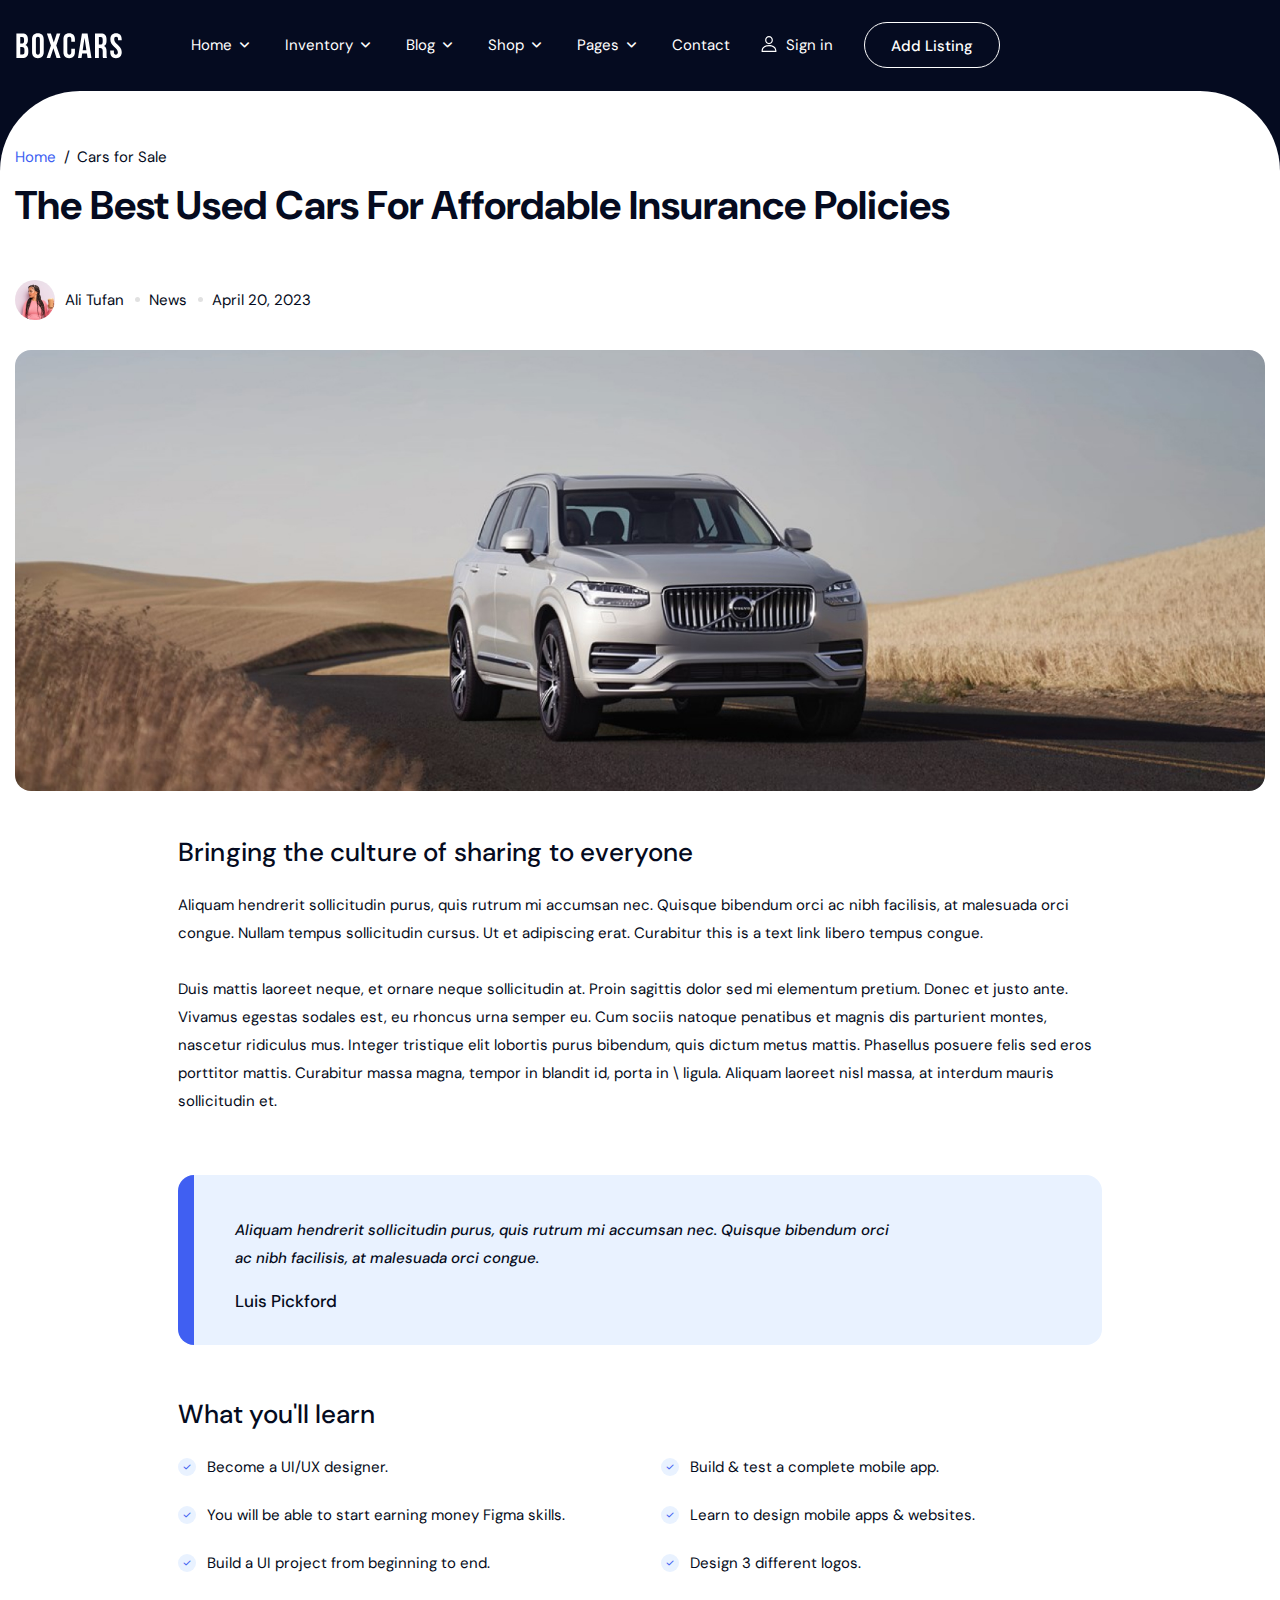
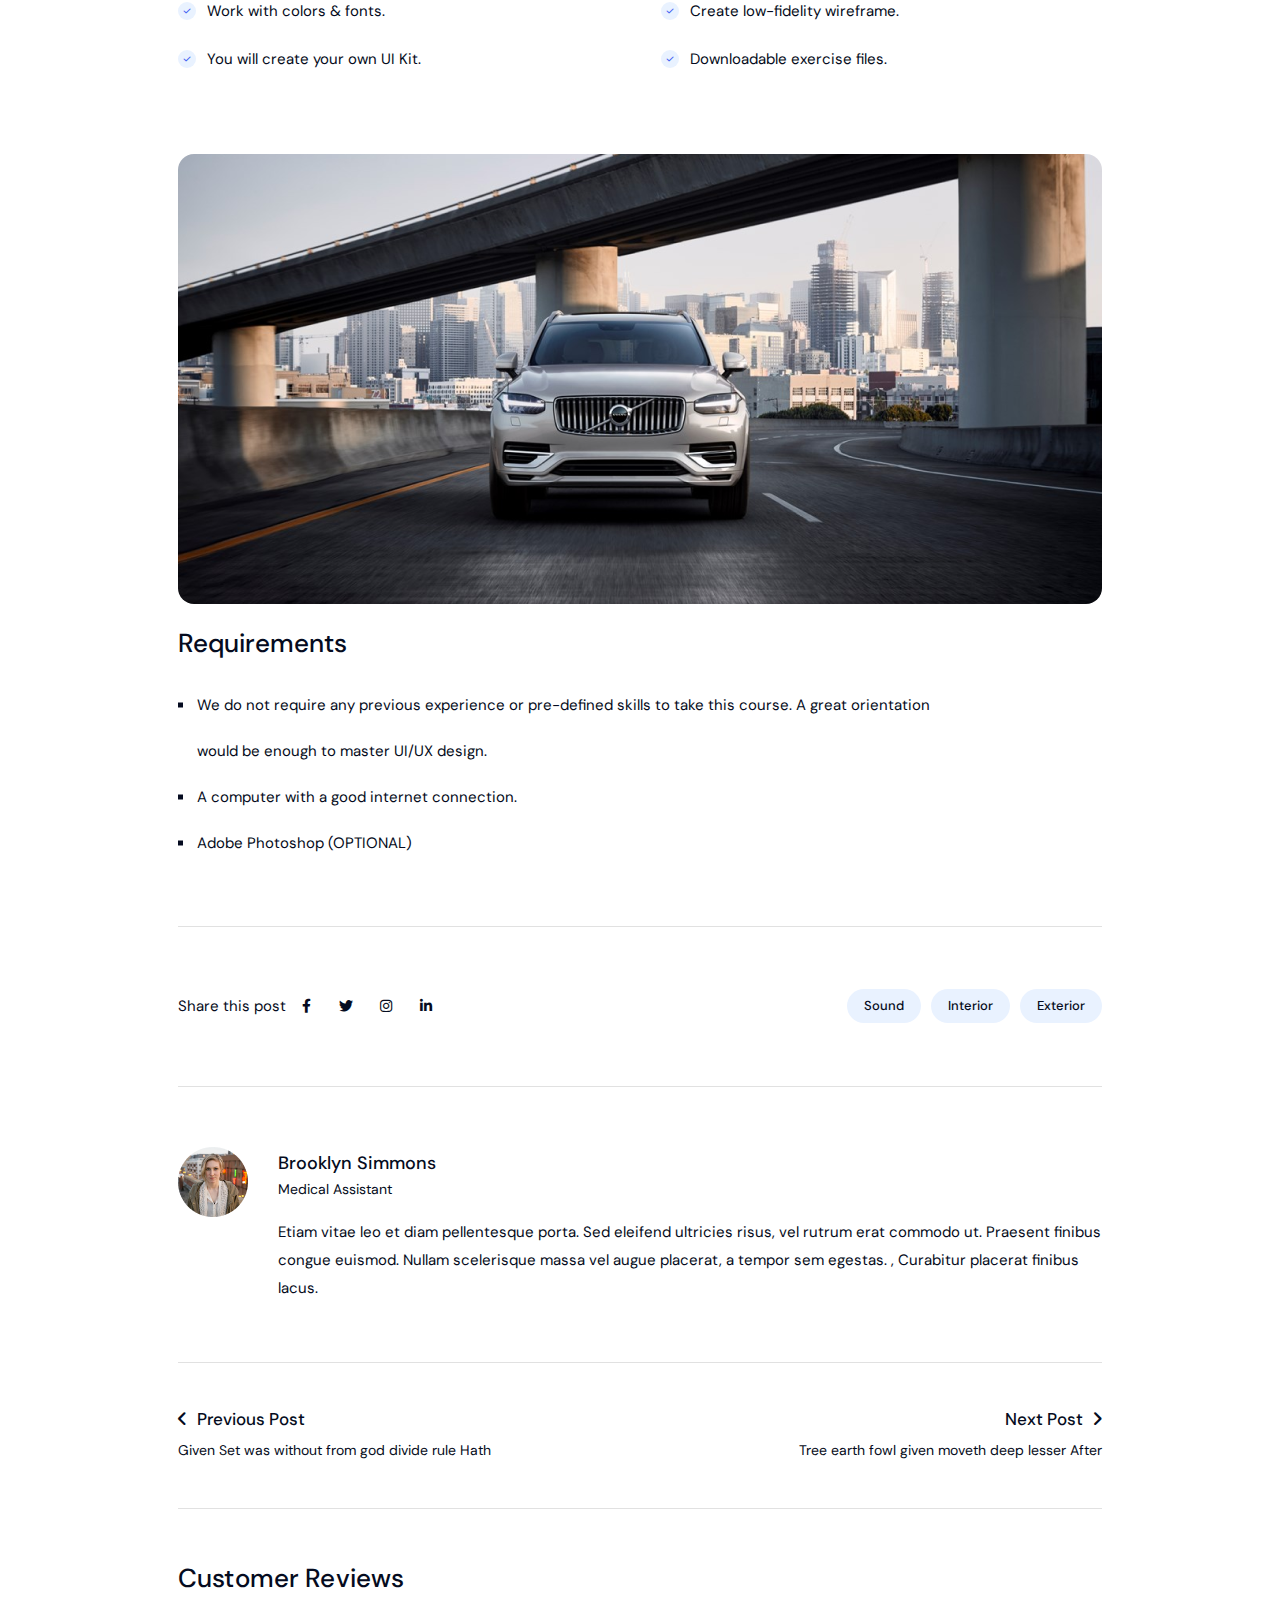
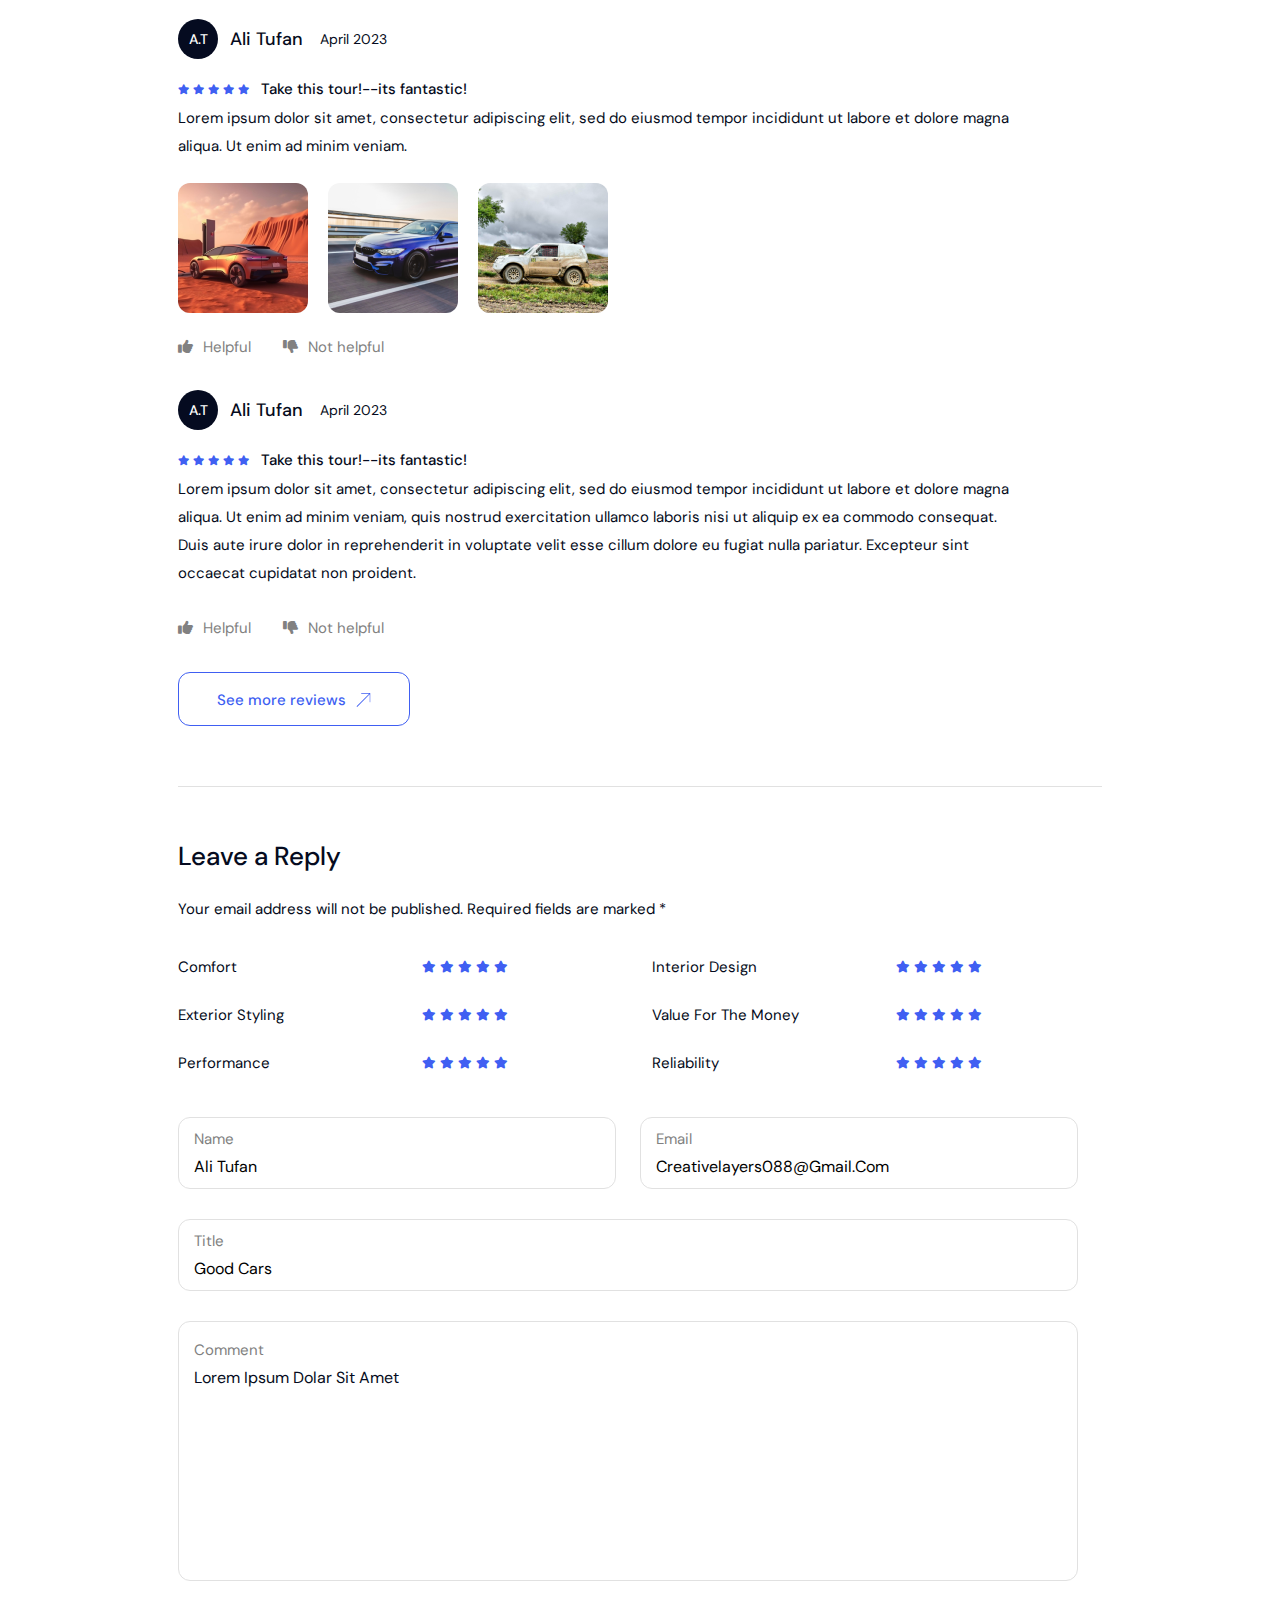
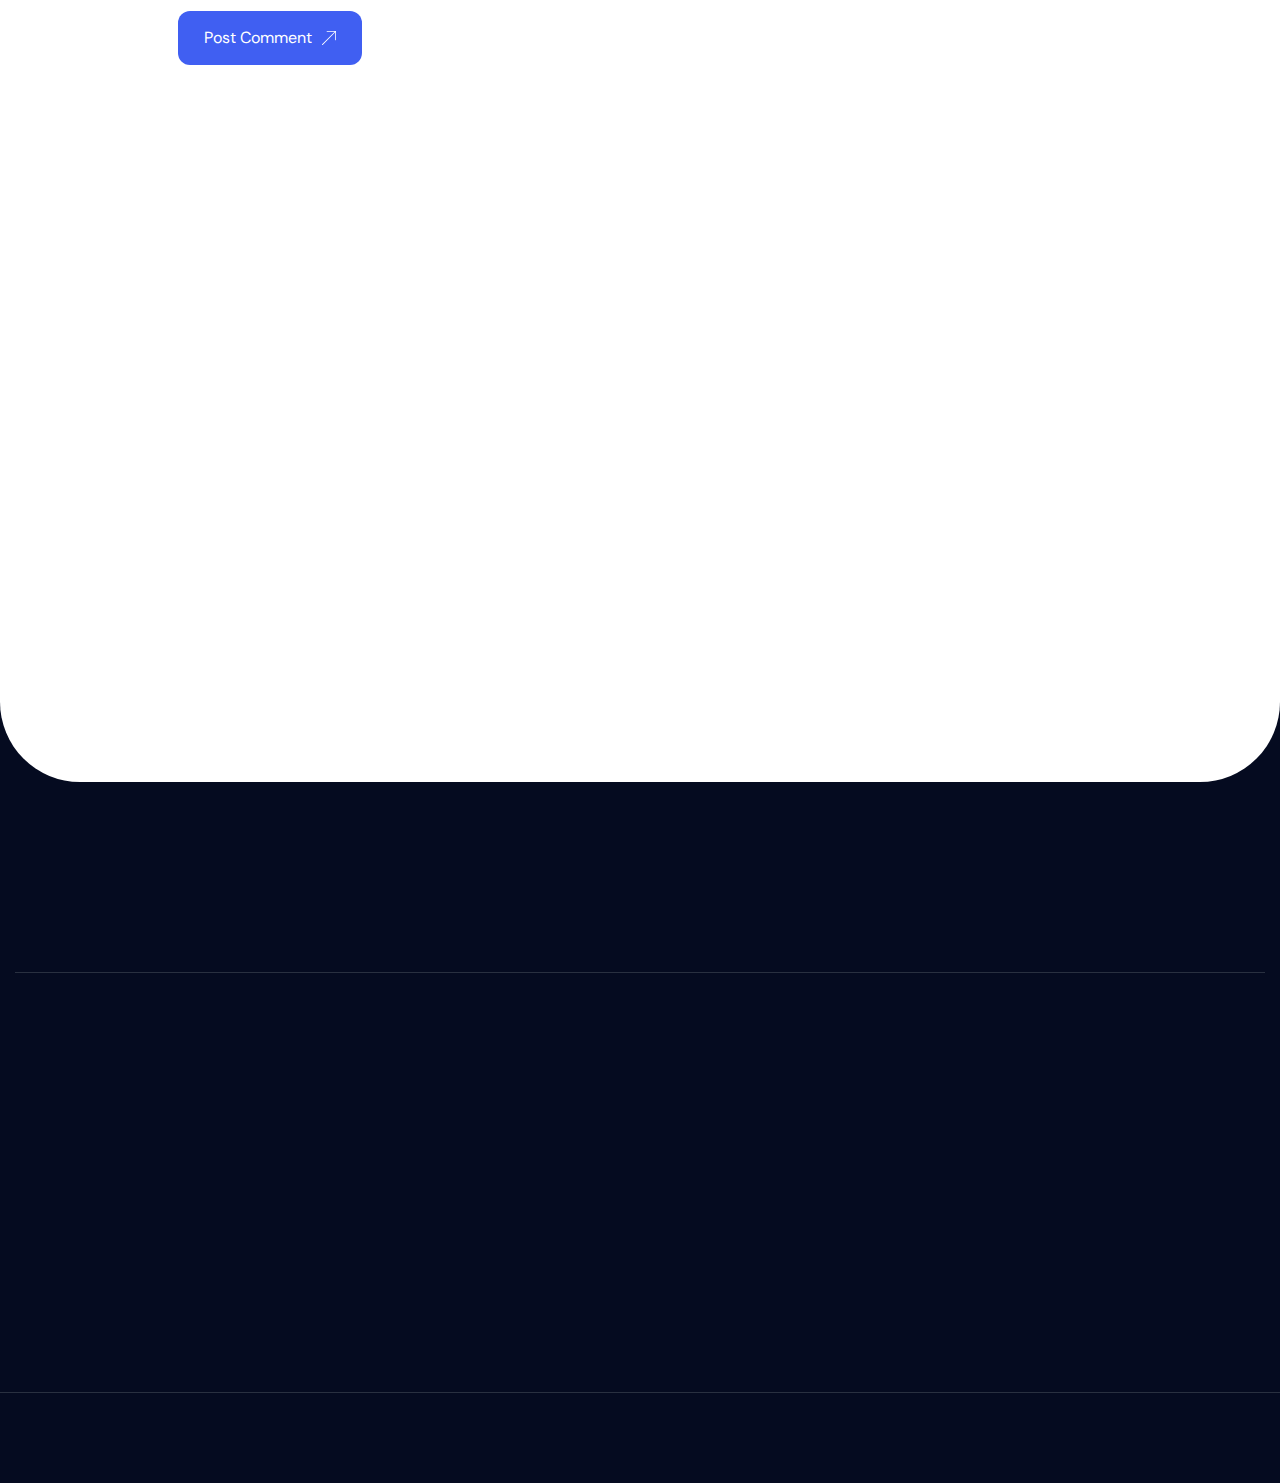
<file: themes/boxcar-html/blog-single.html>
﻿<!DOCTYPE html>
<html lang="en">
<head>
<meta charset="utf-8">
<title>BOXCAR | HTML Template</title>
<!-- Stylesheets -->
<link href="css/bootstrap.min.css" rel="stylesheet">
<link rel="stylesheet" type="text/css" href="css/slick-theme.css">
<link rel="stylesheet" type="text/css" href="css/slick.css">
<link href="css/mmenu.css" rel="stylesheet">
<link href="css/style.css" rel="stylesheet">

<link rel="shortcut icon" href="images/favicon.png" type="image/x-icon">
<link rel="icon" href="images/favicon.png" type="image/x-icon">
<!-- Responsive -->
<meta http-equiv="X-UA-Compatible" content="IE=edge">
<meta name="viewport" content="width=device-width, initial-scale=1.0, maximum-scale=1.0, user-scalable=0">
<!--[if lt IE 9]><script src="https://cdnjs.cloudflare.com/ajax/libs/html5shiv/3.7.3/html5shiv.js"></script><![endif]-->
<!--[if lt IE 9]><script src="js/respond.js"></script><![endif]-->
</head>

<body>

<div class="boxcar-wrapper">

    <!-- Main Header-->
	<header class="boxcar-header header-style-v1 style-two inner-header cus-style-1">
        <div class="header-inner">
            <div class="inner-container">
                <!-- Main box -->
                <div class="c-box">
                    <div class="logo-inner">
                        <div class="logo"><a href="index.html"><img src="images/logo.svg" alt="" title="Boxcar"></a></div>
                        <div class="layout-search style1">
                            <div class="search-box">
                                <svg class="icon"  width="16" height="16" viewBox="0 0 16 16" fill="none" xmlns="http://www.w3.org/2000/svg">
                                    <path d="M7.29301 1.2876C3.9872 1.2876 1.29431 3.98048 1.29431 7.28631C1.29431 10.5921 3.9872 13.2902 7.29301 13.2902C8.70502 13.2902 10.0036 12.7954 11.03 11.9738L13.5287 14.4712C13.6548 14.5921 13.8232 14.6588 13.9979 14.657C14.1725 14.6552 14.3395 14.5851 14.4631 14.4617C14.5867 14.3382 14.6571 14.1713 14.6591 13.9967C14.6611 13.822 14.5947 13.6535 14.474 13.5272L11.9753 11.0285C12.7976 10.0006 13.293 8.69995 13.293 7.28631C13.293 3.98048 10.5988 1.2876 7.29301 1.2876ZM7.29301 2.62095C9.87824 2.62095 11.9584 4.70108 11.9584 7.28631C11.9584 9.87153 9.87824 11.9569 7.29301 11.9569C4.70778 11.9569 2.62764 9.87153 2.62764 7.28631C2.62764 4.70108 4.70778 2.62095 7.29301 2.62095Z" fill="white"/>
                                </svg>  
                                <input type="search" placeholder="Search Cars eg. Audi Q7" class="show-search" name="name" tabindex="2" value="" aria-required="true" required="">

                            </div>
                            <div class="box-content-search" id="box-content-search">
                                <ul class="box-car-search">
                                    <li><a href="inventory-page-single.html" class="car-search-item">
                                        <div class="box-img">
                                            <img src="images/resource/car-search.jpg" alt="img">
                                        </div>
                                        <div class="info">
                                            <p class="name">Audi, Q5 - 2023 C300e AMG Line Night Ed Premium Plus 5dr 9G-Tronic</p>
                                            <span class="price">$399</span>
                                        </div>
                                    </a></li>
                                    <li><a href="inventory-page-single.html" class="car-search-item">
                                        <div class="box-img">
                                            <img src="images/resource/car-search.jpg" alt="img">
                                        </div>
                                        <div class="info">
                                            <p class="name">Audi, Q5 - 2023 C300e AMG Line Night Ed Premium Plus 5dr 9G-Tronic</p>
                                            <span class="price">$399</span>
                                        </div>
                                    </a></li>
                                    <li><a href="inventory-page-single.html" class="car-search-item">
                                        <div class="box-img">
                                            <img src="images/resource/car-search.jpg" alt="img">
                                        </div>
                                        <div class="info">
                                            <p class="name">Audi, Q5 - 2023 C300e AMG Line Night Ed Premium Plus 5dr 9G-Tronic</p>
                                            <span class="price">$399</span>
                                        </div>
                                    </a></li>
                                    <li><a href="inventory-page-single.html" class="car-search-item">
                                        <div class="box-img">
                                            <img src="images/resource/car-search.jpg" alt="img">
                                        </div>
                                        <div class="info">
                                            <p class="name">Audi, Q5 - 2023 C300e AMG Line Night Ed Premium Plus 5dr 9G-Tronic</p>
                                            <span class="price">$399</span>
                                        </div>
                                    </a></li>
                                </ul>
                                <a href="inventory-page-single.html" class="btn-view-search">
                                    View Details  
                                    <svg width="14" height="14" viewBox="0 0 14 14" fill="none" xmlns="http://www.w3.org/2000/svg">
                                        <g clip-path="url(#clip0_3114_6864)">
                                        <path d="M13.6109 0H5.05533C4.84037 0 4.66643 0.173943 4.66643 0.388901C4.66643 0.603859 4.84037 0.777802 5.05533 0.777802H12.6721L0.113697 13.3362C-0.0382246 13.4881 -0.0382246 13.7342 0.113697 13.8861C0.18964 13.962 0.289171 14 0.388666 14C0.488161 14 0.587656 13.962 0.663635 13.8861L13.222 1.3277V8.94447C13.222 9.15943 13.3959 9.33337 13.6109 9.33337C13.8259 9.33337 13.9998 9.15943 13.9998 8.94447V0.388901C13.9998 0.173943 13.8258 0 13.6109 0Z" fill="#405FF2"/>
                                        </g>
                                        <defs>
                                        <clipPath id="clip0_3114_6864">
                                        <rect width="14" height="14" fill="white"/>
                                        </clipPath>
                                        </defs>
                                    </svg>
                                </a>
                            </div>
                        </div>
                    </div>

                    <!--Nav Box-->
                    <div class="nav-out-bar">    
                        <nav class="nav main-menu">
                            <ul class="navigation" id="navbar">
                                <li class="current-dropdown current"><span>Home <i class="fa-solid fa-angle-down"></i></span>
                                    <ul class="dropdown">
                                        <li><a href="index.html">Home 01</a></li>
                                        <li><a href="index-2.html">Home 02</a></li>
                                        <li><a href="index-3.html">Home 03</a></li>
                                        <li><a href="index-4.html">Home 04</a></li>
                                        <li><a href="index-5.html">Home 05</a></li>
                                        <li><a href="index-6.html">Home 06</a></li>
                                        <li><a href="index-7.html">Home 07</a></li>
                                        <li><a href="index-8.html">Home 08</a></li>
                                        <li><a href="index-9.html">Home 09</a></li>
                                        <li><a href="index-10.html">Home 10</a></li>
                                    </ul>
                                </li>
                                <li class="current-dropdown"><span>Inventory <i class="fa-solid fa-angle-down"></i></span>
                                    <div class="mega-menu">
                                        <div class="mega-column">
                                            <h3>Inventory List</h3>
                                            <ul>
                                                <li><a href="inventory-list-01.html" title="">Inventory List v1</a></li>
                                                <li><a href="inventory-list-02.html" title="">Inventory List v2</a></li>
                                                <li><a href="inventory-map-cards.html" title="">Map - Cards</a></li>
                                                <li><a href="inventory-map-rows.html" title="">Map - Rows</a></li>
                                                <li><a href="inventory-sidebar-rows.html" title="">Sidebar - Rows</a></li>
                                                <li><a href="inventory-sidebar-cards.html" title="">Sidebar - Cards</a></li>
                                                
                                            </ul>
                                        </div>
                                        <div class="mega-column">
                                            <h3>Inventory Single</h3>
                                            <ul>
                                                <li><a href="inventory-page-single.html" title="">Inventory Single v1</a></li>
                                                <li><a href="inventory-page-single-v2.html" title="">Inventory Single v2</a></li>
                                                <li><a href="inventory-page-single-v3.html" title="">Inventory Single v3</a></li>
                                                <li><a href="inventory-page-single-v4.html" title="">Inventory Single v4</a></li>
                                                <li><a href="inventory-page-single-v5.html" title="">Inventory Single v5</a></li>
                                            </ul>
                                        </div>
                                        <div class="mega-column">
                                            <h3>Popular Makes</h3>
                                            <ul>
                                                <li><a href="inventory-page-single.html" title="">Audi</a></li>
                                                <li><a href="inventory-page-single.html" title="">BMW</a></li>
                                                <li><a href="inventory-page-single.html" title="">Ford</a></li>
                                                <li><a href="inventory-page-single.html" title="">Honda</a></li>
                                                <li><a href="inventory-page-single.html" title="">Land Rover</a></li>
                                                <li><a href="inventory-page-single.html" title="">Mercedes-Benz</a></li>
                                            </ul>
                                        </div>
                                        <div class="mega-column">
                                            <h3>Type</h3>
                                            <ul>
                                                <li><a href="inventory-page-single.html" title="">Sedan</a></li>
                                                <li><a href="inventory-page-single.html" title="">SUVs</a></li>
                                                <li><a href="inventory-page-single.html" title="">Sport Coupe</a></li>
                                                <li><a href="inventory-page-single.html" title="">Convertible</a></li>
                                                <li><a href="inventory-page-single.html" title="">Wagon</a></li>
                                            </ul>
                                        </div>
                                    </div>
                                </li>
                                <li class="current-dropdown"><span>Blog <i class="fa-solid fa-angle-down"></i></span>
                                    <ul class="dropdown">
                                        <li><a href="blog-list-01.html">Blog List 01</a></li>
                                        <li><a href="blog-list-02.html">Blog List 02</a></li>
                                        <li><a href="blog-list-03.html">Blog List 03</a></li>
                                        <li><a href="blog-single.html">Blog Single</a></li>
                                    </ul>
                                </li>
                                <li class="current-dropdown"><span>Shop <i class="fa-solid fa-angle-down"></i></span>
                                    <ul class="dropdown">
                                        <li><a href="shop-list.html">Shop List</a></li>
                                        <li><a href="shop-single.html">Shop Single</a></li>
                                        <li><a href="cart.html">Cart</a></li>
                                        <li><a href="checkout.html">Checkout</a></li>
                                    </ul>
                                </li>
                                <li class="current-dropdown right-one"><span>Pages <i class="fa-solid fa-angle-down"></i></span>
                                    <ul class="dropdown">
                                        <li class="nav-sub"><a>Dashboard <i class="fa fa-angle-right"></i></a>
                                            <ul class="dropdown deep subnav-menu">
                                                <li><a href="dashboard.html" title="">Dashboard</a></li>
                                                <li><a href="my-listings.html" title="">My Listings</a></li>
                                                <li><a href="add-listings.html" title="">Add Listings</a></li>
                                                <li><a href="favorite.html" title="">Favorites</a></li>
                                                <li><a href="saved.html" title="">Saved Search</a></li>
                                                <li><a href="messages.html" title="">Messages</a></li>
                                                <li><a href="profile.html" title="">Profile</a></li>
                                            </ul>
                                        </li>
                                        <li><a href="about.html">About</a></li>
                                        <li><a href="contact.html">Services</a></li>
                                        <li><a href="login.html">Login</a></li>
                                        <li><a href="faq.html">FAQs</a></li>
                                        <li><a href="pricing.html">Pricing</a></li>
                                        <li><a href="terms.html">Terms</a></li>
                                        <li><a href="team-list.html">Team List</a></li>
                                        <li><a href="team-single.html">Team Single</a></li>
                                        <li><a href="dealer.html">Dealer List</a></li>
                                        <li><a href="dealer-single.html">Dealer Single</a></li>
                                        <li><a href="loan-calculator.html">Loan Calculator</a></li>
                                        <li><a href="compare.html">Compare</a></li>
                                        <li><a href="404.html">404</a></li>
                                        <li><a href="invoice.html">Invoice</a></li>
                                        <li><a href="ui-elements.html">UI Elements</a></li>
                                    </ul>
                                </li>
                                <li><a href="contact.html">Contact</a>
                                </li>
                            </ul>
                        </nav>
                        <!-- Main Menu End-->
                    </div>

                    <div class="right-box">
                        <a href="login.html" title="" class="box-account"> 
                            <div class="icon">
                                <svg width="16" height="16" viewBox="0 0 16 16" fill="none" xmlns="http://www.w3.org/2000/svg">
                                    <g clip-path="url(#clip0_147_6490)">
                                    <path d="M7.99998 9.01221C3.19258 9.01221 0.544983 11.2865 0.544983 15.4161C0.544983 15.7386 0.806389 16.0001 1.12892 16.0001H14.871C15.1935 16.0001 15.455 15.7386 15.455 15.4161C15.455 11.2867 12.8074 9.01221 7.99998 9.01221ZM1.73411 14.8322C1.9638 11.7445 4.06889 10.1801 7.99998 10.1801C11.9311 10.1801 14.0362 11.7445 14.2661 14.8322H1.73411Z" fill="white"/>
                                    <path d="M7.99999 0C5.79171 0 4.12653 1.69869 4.12653 3.95116C4.12653 6.26959 5.86415 8.15553 7.99999 8.15553C10.1358 8.15553 11.8735 6.26959 11.8735 3.95134C11.8735 1.69869 10.2083 0 7.99999 0ZM7.99999 6.98784C6.50803 6.98784 5.2944 5.62569 5.2944 3.95134C5.2944 2.3385 6.43231 1.16788 7.99999 1.16788C9.54259 1.16788 10.7056 2.36438 10.7056 3.95134C10.7056 5.62569 9.49196 6.98784 7.99999 6.98784Z" fill="white"/>
                                    </g>
                                    <defs>
                                    <clipPath id="clip0_147_6490">
                                    <rect width="16" height="16" fill="white"/>
                                    </clipPath>
                                    </defs>
                                </svg>
                            </div>
                              Sign in</a>
                        <div class="btn">
                            <a href="https://creativelayers.net/themes/boxcar-html/add-listing-page.html" class="header-btn-two btn-anim">Add Listing</a>
                        </div>
                        <div class="mobile-navigation">
                            <a href="blog-single.html#nav-mobile" title="">
                               <svg width="22" height="11" viewBox="0 0 22 11" fill="none" xmlns="http://www.w3.org/2000/svg">
                                    <rect width="22" height="2" fill="white"/>
                                    <rect y="9" width="22" height="2" fill="white"/>
                                </svg>
                            </a>
                        </div>
                    </div>
                </div>
                <!-- Mobile Menu  -->
            </div>
        </div>

        <!-- Header Search -->
        <div class="search-popup">
            <span class="search-back-drop"></span>
            <button class="close-search"><span class="fa fa-times"></span></button>
        
            <div class="search-inner">
                <form method="post" action="index.html">
                    <div class="form-group">
                        <input type="search" name="search-field" value="" placeholder="Search..." required="">
                        <button type="submit"><i class="fa fa-search"></i></button>
                    </div>
                </form>
            </div>
        </div>
        <!-- End Header Search -->

        <div id="nav-mobile"></div>
	</header>
    <!-- End header-section -->

    <!-- blog section five -->
    <section class="blog-section-five layout-radius">
        <div class="boxcar-container">
            <div class="boxcar-title wow fadeInUp">
                <ul class="breadcrumb">
                    <li><a href="blog-single.html#">Home</a></li>
                    <li><span>Cars for Sale</span></li>
                </ul>
                <h2>The Best Used Cars For Affordable Insurance Policies</h2>
                <ul class="post-info">
                    <li><img src="images/resource/ali-tufan.png"></li>
                    <li><a href="blog-single.html#" title="">Ali Tufan</a></li>
                    <li><a href="blog-single.html#" title="">News</a></li>
                    <li>April 20, 2023</li>
                </ul>
            </div>
        </div>
        <div class="right-box">
            <div class="large-container">
                <div class="content-box">
                    <figure class="outer-image"><img src="images/resource/inner-blog3-1.jpg" alt=""></figure>
                    <div class="right-box-two">
                        <h4 class="title">Bringing the culture of sharing to everyone</h4>
                        <div class="text">
                            Aliquam hendrerit sollicitudin purus, quis rutrum mi accumsan 
                            nec. Quisque bibendum orci ac nibh facilisis, 
                            at malesuada orci congue. Nullam tempus sollicitudin cursus. 
                            Ut et adipiscing erat. Curabitur this is a text link libero tempus 
                            congue.
                        </div>
                        <div class="text two">
                            Duis mattis laoreet neque, et ornare neque sollicitudin at. Proin 
                            sagittis dolor sed mi elementum pretium. Donec et justo ante. Vivamus 
                            egestas sodales est, eu rhoncus urna semper eu. Cum sociis natoque penatibus 
                            et magnis dis parturient montes, nascetur ridiculus mus. Integer tristique elit 
                            lobortis purus bibendum, quis dictum metus mattis. Phasellus posuere felis sed eros 
                            porttitor mattis. Curabitur massa magna, tempor in blandit id, porta in \
                            ligula. Aliquam laoreet nisl massa, at interdum mauris sollicitudin et.
                        </div>
                        <div class="auther-box">
                            <div class="text">
                                Aliquam hendrerit sollicitudin purus, quis rutrum mi accumsan nec. Quisque bibendum orci <br>ac nibh facilisis, at malesuada orci congue. 
                            </div>
                            <span class="name">Luis Pickford</span>
                        </div>
                        <div class="list-sec">
                            <h6 class="title">What you'll learn</h6>
                            <div class="inner-column">
                                <ul class="list">
                                    <li><i class="fa-solid fa-check"></i>Become a UI/UX designer.</li>
                                    <li><i class="fa-solid fa-check"></i>You will be able to start earning money Figma skills.</li>
                                    <li><i class="fa-solid fa-check"></i>Build a UI project from beginning to end.</li>
                                    <li><i class="fa-solid fa-check"></i>Work with colors & fonts.</li>
                                    <li><i class="fa-solid fa-check"></i>You will create your own UI Kit.</li>
                                </ul>
                                <ul class="list">
                                    <li><i class="fa-solid fa-check"></i>Build & test a complete mobile app.</li>
                                    <li><i class="fa-solid fa-check"></i>Learn to design mobile apps & websites.</li>
                                    <li><i class="fa-solid fa-check"></i>Design 3 different logos.</li>
                                    <li><i class="fa-solid fa-check"></i>Create low-fidelity wireframe.</li>
                                    <li><i class="fa-solid fa-check"></i>Downloadable exercise files.</li>
                                </ul>
                            </div>
                        </div>
                        <div class="image-sec">
                            <div class="image-box">
                                <figure class="inner-image"><img src="images/resource/inner-blog4-1.jpg" alt=""></figure>
                            </div>
                        </div>
                        <div class="list-sec-two">
                            <h6 class="title">Requirements</h6>
                            <ul class="list-two">
                                <li>We do not require any previous experience or pre-defined skills to take this course. A great orientation</li>
                                <li> would be enough to master UI/UX design.</li>
                                <li>A computer with a good internet connection.</li>
                                <li>Adobe Photoshop (OPTIONAL)</li>
                            </ul>
                        </div>
                        <div class="social-section">
                            <div class="inner-column">
                                <ul class="social-icons">
                                    <li>Share this post</li>
                                    <li><a href="blog-single.html#"><i class="fa-brands fa-facebook-f"></i></a></li>
                                    <li><a href="blog-single.html#"><i class="fa-brands fa-twitter"></i></a></li>
                                    <li><a href="blog-single.html#"><i class="fa-brands fa-instagram"></i></a></li>
                                    <li><a href="blog-single.html#"><i class="fa-brands fa-linkedin-in"></i></a></li>
                                </ul>
                                <ul class="quality-list">
                                    <li><a href="blog-single.html#">Sound</a></li>
                                    <li><a href="blog-single.html#">Interior</a></li>
                                    <li><a href="blog-single.html#">Exterior</a></li>
                                </ul>
                            </div>
                        </div>
                        <div class="auther-box-two">
                            <img src="images/resource/auther2-1.png">
                            <div class="content-box">
                                <h6 class="name">Brooklyn Simmons</h6>
                                <span class="designation">Medical Assistant</span>
                                <div class="text">Etiam vitae leo et diam pellentesque porta. Sed eleifend ultricies risus, vel rutrum erat commodo ut. Praesent finibus congue euismod. Nullam scelerisque massa vel augue placerat, a tempor sem egestas. ,
                                    Curabitur placerat finibus lacus.</div>
                            </div>
                        </div>
                        <div class="ruls-sec">
                            <div class="content-box">
                                <h6 class="title"><i class="fa-solid fa-angle-left"></i>Previous Post</h6>
                                <div class="text">Given Set was without from god divide rule Hath</div>
                            </div>
                            <div class="content-box v2">
                                <h6 class="title">Next Post<i class="fa-solid fa-angle-right"></i></h6>
                                <div class="text">Tree earth fowl given moveth deep lesser After</div>
                            </div>
                        </div>
                        <div class="reviews">
                            <h4 class="title">Customer Reviews</h4>
                            <div class="content-box">
                                <div class="auther-name">
                                    <span>A.T</span>
                                    <h6 class="name">Ali Tufan</h6>
                                    <small>April 2023</small>
                                </div>
                                <div class="rating-list">
                                    <ul class="list">
                                        <li><i class="fa fa-star"></i></li>
                                        <li><i class="fa fa-star"></i></li>
                                        <li><i class="fa fa-star"></i></li>
                                        <li><i class="fa fa-star"></i></li>
                                        <li><i class="fa fa-star"></i></li>
                                    </ul>
                                    <span>Take this tour!--its fantastic!</span>
                                </div>
                                <div class="text">Lorem ipsum dolor sit amet, consectetur adipiscing elit, 
                                    sed do eiusmod tempor incididunt ut labore et dolore magna aliqua. Ut 
                                    enim ad minim veniam.
                                </div>
                                <div class="image-box">
                                    <img src="images/resource/blog5-4.jpg">
                                    <img src="images/resource/blog5-5.jpg">
                                    <img src="images/resource/blog5-6.jpg">
                                </div>
                                <div class="btn-box">
                                    <a href="blog-single.html#" class="like-btn"><i class="fa-solid fa-thumbs-up"></i>Helpful</a>
                                    <a href="blog-single.html#" class="like-btn"><i class="fa-solid fa-thumbs-down"></i>Not helpful</a>
                                </div>
                            </div>
                            <div class="content-box two">
                                <div class="auther-name">
                                    <span>A.T</span>
                                    <h6 class="name">Ali Tufan</h6>
                                    <small>April 2023</small>
                                </div>
                                <div class="rating-list">
                                    <ul class="list">
                                        <li><i class="fa fa-star"></i></li>
                                        <li><i class="fa fa-star"></i></li>
                                        <li><i class="fa fa-star"></i></li>
                                        <li><i class="fa fa-star"></i></li>
                                        <li><i class="fa fa-star"></i></li>
                                    </ul>
                                    <span>Take this tour!--its fantastic!</span>
                                </div>
                                <div class="text">Lorem ipsum dolor sit amet, consectetur adipiscing elit, 
                                    sed do eiusmod tempor incididunt ut labore et dolore magna aliqua. Ut 
                                    enim ad minim veniam, quis nostrud exercitation ullamco laboris nisi ut 
                                    aliquip ex ea commodo consequat. Duis aute irure dolor in reprehenderit 
                                    in voluptate velit esse cillum dolore eu fugiat nulla pariatur. Excepteur 
                                    sint occaecat cupidatat non proident.
                                </div>
                                <div class="btn-box">
                                    <a href="blog-single.html#" class="like-btn"><i class="fa-solid fa-thumbs-up"></i>Helpful</a>
                                    <a href="blog-single.html#" class="like-btn"><i class="fa-solid fa-thumbs-down"></i>Not helpful</a>
                                </div>
                                <a href="blog-single.html#" class="review">See more reviews<svg xmlns="http://www.w3.org/2000/svg" width="15" height="14" viewbox="0 0 15 14" fill="none">
                                    <g clip-path="url(#clip0_881_13248)">
                                      <path d="M14.1106 0H5.55509C5.34013 0 5.16619 0.173943 5.16619 0.388901C5.16619 0.603859 5.34013 0.777802 5.55509 0.777802H13.1719L0.613453 13.3362C0.461531 13.4881 0.461531 13.7342 0.613453 13.8861C0.689396 13.962 0.788927 14 0.888422 14C0.987917 14 1.08741 13.962 1.16339 13.8861L13.7218 1.3277V8.94447C13.7218 9.15943 13.8957 9.33337 14.1107 9.33337C14.3256 9.33337 14.4996 9.15943 14.4996 8.94447V0.388901C14.4995 0.173943 14.3256 0 14.1106 0Z" fill="#405FF2"></path>
                                    </g>
                                    <defs>
                                      <clippath id="clip0_881_13248">
                                        <rect width="14" height="14" fill="white" transform="translate(0.5)"></rect>
                                      </clippath>
                                    </defs>
                                  </svg>
                                </a>
                            </div>
                        </div>
                        <div class="Reply-sec">
                            <h6 class="title">Leave a Reply</h6>
                            <div class="text">Your email address will not be published. Required fields are marked *</div>
                            <div class="right-box">
                                <div class="rating-list two">
                                    <div class="list-box">
                                        <span>Comfort</span>
                                        <ul class="list">
                                            <li><i class="fa fa-star"></i></li>
                                            <li><i class="fa fa-star"></i></li>
                                            <li><i class="fa fa-star"></i></li>
                                            <li><i class="fa fa-star"></i></li>
                                            <li><i class="fa fa-star"></i></li>
                                        </ul>
                                    </div>
                                    <div class="list-box">
                                        <span>Exterior Styling</span>
                                        <ul class="list">
                                            <li><i class="fa fa-star"></i></li>
                                            <li><i class="fa fa-star"></i></li>
                                            <li><i class="fa fa-star"></i></li>
                                            <li><i class="fa fa-star"></i></li>
                                            <li><i class="fa fa-star"></i></li>
                                        </ul>
                                    </div>
                                    <div class="list-box">
                                        <span>Performance</span>
                                        <ul class="list">
                                            <li><i class="fa fa-star"></i></li>
                                            <li><i class="fa fa-star"></i></li>
                                            <li><i class="fa fa-star"></i></li>
                                            <li><i class="fa fa-star"></i></li>
                                            <li><i class="fa fa-star"></i></li>
                                        </ul>
                                    </div>
                                </div>
                                <div class="rating-list">
                                    <div class="list-box">
                                        <span>Interior Design</span>
                                        <ul class="list">
                                            <li><i class="fa fa-star"></i></li>
                                            <li><i class="fa fa-star"></i></li>
                                            <li><i class="fa fa-star"></i></li>
                                            <li><i class="fa fa-star"></i></li>
                                            <li><i class="fa fa-star"></i></li>
                                        </ul>
                                    </div>
                                    <div class="list-box">
                                        <span>Value For The Money</span>
                                        <ul class="list">
                                            <li><i class="fa fa-star"></i></li>
                                            <li><i class="fa fa-star"></i></li>
                                            <li><i class="fa fa-star"></i></li>
                                            <li><i class="fa fa-star"></i></li>
                                            <li><i class="fa fa-star"></i></li>
                                        </ul>
                                    </div>
                                    <div class="list-box">
                                        <span>Reliability</span>
                                        <ul class="list">
                                            <li><i class="fa fa-star"></i></li>
                                            <li><i class="fa fa-star"></i></li>
                                            <li><i class="fa fa-star"></i></li>
                                            <li><i class="fa fa-star"></i></li>
                                            <li><i class="fa fa-star"></i></li>
                                        </ul>
                                    </div>
                                </div>
                            </div>
                        </div>
                        <form class="row">
                            <div class="col-lg-6">
                                <div class="form_boxes">
                                    <label>Name</label>
                                    <input type="text" name="name" placeholder="Ali Tufan">
                                </div>
                            </div>
                            <div class="col-lg-6">
                                <div class="form_boxes">
                                    <label>Email</label>
                                    <input type="email" name="email" placeholder="Creativelayers088@Gmail.Com">
                                </div>
                            </div>
                            <div class="col-lg-12">
                                <div class="form_boxes">
                                    <label>Title</label>
                                    <input type="text" name="title" placeholder="Good Cars">
                                </div>
                            </div>
                            <div class="col-lg-12">
                                <div class="form_boxes v2">
                                    <label>Comment</label>
                                    <textarea name="message" placeholder="Lorem Ipsum Dolar Sit Amet" required=""></textarea>
                                </div>
                            </div>
                            <div class="col-lg-12">
                                <div class="form-submit">
                                    <button type="submit" class="theme-btn">Post Comment <svg xmlns="http://www.w3.org/2000/svg" width="14" height="14" viewbox="0 0 14 14" fill="none">
                                        <g clip-path="url(#clip0_711_3214)">
                                        <path d="M13.6106 0H5.05509C4.84013 0 4.66619 0.173943 4.66619 0.388901C4.66619 0.603859 4.84013 0.777802 5.05509 0.777802H12.6719L0.113453 13.3362C-0.0384687 13.4881 -0.0384687 13.7342 0.113453 13.8861C0.189396 13.962 0.288927 14 0.388422 14C0.487917 14 0.587411 13.962 0.663391 13.8861L13.2218 1.3277V8.94447C13.2218 9.15943 13.3957 9.33337 13.6107 9.33337C13.8256 9.33337 13.9996 9.15943 13.9996 8.94447V0.388901C13.9995 0.173943 13.8256 0 13.6106 0Z" fill="white"></path>
                                        </g>
                                        <defs>
                                        <clippath id="clip0_711_3214">
                                        <rect width="14" height="14" fill="white"></rect>
                                        </clippath>
                                        </defs>
                                        </svg>
                                    </button>
                                </div>
                            </div>
                        </form>
                    </div>
                </div>
            </div>
        </div>
        <!-- blog section -->
        <div class="blog-section">
            <div class="boxcar-container">
                <div class="boxcar-title wow fadeInUp">
                    <h2>Latest Blog Posts</h2>
                </div>
                <div class="row">
                    <!-- blog-block -->
                    <div class="blog-block col-lg-4 col-md-6 col-sm-12">
                        <div class="inner-box wow fadeInUp">
                            <div class="image-box">
                                <figure class="image"><a href="blog-single.html#"><img src="images/resource/blog-1.jpg" alt=""></a></figure>
                                <span class="date">news</span>
                            </div>
                            <div class="content-box">
                                <ul class="post-info">
                                    <li>Ali Tufan</li>
                                    <li>April 20, 2023</li>
                                </ul>
                                <h6 class="title"><a href="blog-single.html" title="">This Long-Awaited Technology May Finally Change the World</a></h6>
                            </div>
                        </div>
                    </div>
                    <!-- blog-block -->
                    <div class="blog-block col-lg-4 col-md-6 col-sm-12">
                        <div class="inner-box wow fadeInUp" data-wow-delay="100ms">
                            <div class="image-box">
                                <figure class="image"><a href="blog-single.html#"><img src="images/resource/blog-2.jpg" alt=""></a></figure>
                                <span class="date">news</span>
                            </div>
                            <div class="content-box">
                                <ul class="post-info">
                                    <li>Ali Tufan</li>
                                    <li>April 20, 2023</li>
                                </ul>
                                <h6 class="title"><a href="blog-single.html" title="">This Long-Awaited Technology May Finally Change the World</a></h6>
                            </div>
                        </div>
                    </div>
                    <!-- blog-block -->
                    <div class="blog-block col-lg-4 col-md-6 col-sm-12">
                        <div class="inner-box wow fadeInUp" data-wow-delay="200ms">
                            <div class="image-box">
                                <figure class="image"><a href="blog-single.html#"><img src="images/resource/blog-3.jpg" alt=""></a></figure>
                                <span class="date">news</span>
                            </div>
                            <div class="content-box">
                                <ul class="post-info">
                                    <li>Ali Tufan</li>
                                    <li>April 20, 2023</li>
                                </ul>
                                <h6 class="title"><a href="blog-single.html" title="">This Long-Awaited Technology May Finally Change the World</a></h6>
                            </div>
                        </div>
                    </div>
                </div>
            </div>
        </div>
        <!-- End blog-section -->
    </section>
    <!-- End blog section five -->

    <!-- main footer -->
    <footer class="boxcar-footer footer-style-one v1 cus-st-1">
        <div class="footer-top">
            <div class="boxcar-container">
                <div class="right-box">
                    <div class="top-left wow fadeInUp">
                        <h6 class="title">Join BoxCar</h6>
                        <div class="text">Receive pricing updates, shopping tips & more!</div>
                    </div>
                    <div class="subscribe-form wow fadeInUp" data-wow-delay="100ms">
                        <form method="post" action="blog-single.html#">
                            <div class="form-group">
                                <input type="email" name="email" class="email" value="" placeholder="Your e-mail address" required="">
                                <button type="button" class="theme-btn btn-style-one hover-light"><span class="btn-title">Sign Up</span></button>
                            </div>
                        </form>
                    </div>
                </div>
            </div>
        </div>
        <div class="widgets-section">
            <div class="boxcar-container">
                <div class="row">
                    <!-- Footer COlumn -->
                    <div class="footer-column-two col-lg-9 col-md-6 col-sm-12">
                        <div class="row">
                            <div class="col-lg-3 col-md-6 col-sm-12">
                                <div class="footer-widget links-widget wow fadeInUp">
                                    <h4 class="widget-title">Useful Links</h4>
                                    <div class="widget-content">
                                        <ul class="user-links style-two">
                                            <li><a href="blog-single.html#">About Us</a></li>
                                            <li><a href="blog-single.html#">Careers</a></li>
                                            <li><a href="blog-single.html#">Blog</a></li>
                                            <li><a href="blog-single.html#">FAQs</a></li>
                                            <li><a href="blog-single.html#">Finance</a></li>
                                            <li><a href="blog-single.html#">Contact Us</a></li>
                                        </ul>                                
                                    </div>
                                </div>
                            </div>
                            <div class="col-lg-3 col-md-6 col-sm-12">
                                <div class="footer-widget links-widget wow fadeInUp" data-wow-delay="100ms">
                                    <h4 class="widget-title">Quick Links</h4>
                                    <div class="widget-content">
                                        <ul class="user-links style-two">
                                            <li><a href="blog-single.html#">Get in Touch</a></li>
                                            <li><a href="blog-single.html#">Help center</a></li>
                                            <li><a href="blog-single.html#">Live chat</a></li>
                                            <li><a href="blog-single.html#">How it works</a></li>
                                        </ul>                                
                                    </div>
                                </div>
                            </div>
                            <div class="col-lg-3 col-md-6 col-sm-12">
                                <div class="footer-widget links-widget wow fadeInUp" data-wow-delay="200ms">
                                    <h4 class="widget-title">Our Brands</h4>
                                    <div class="widget-content">
                                        <ul class="user-links style-two">
                                            <li><a href="blog-single.html#">Aston Martin</a></li>
                                            <li><a href="blog-single.html#">Audi</a></li>
                                            <li><a href="blog-single.html#">Bentley</a></li>
                                            <li><a href="blog-single.html#">BMW</a></li>
                                            <li><a href="blog-single.html#">Bugatti</a></li>
                                            <li><a href="blog-single.html#">Ferrari</a></li>
                                            <li><a href="blog-single.html#">Jaguar</a></li>
                                            <li><a href="blog-single.html#">Lamborghini</a></li>
                                        </ul>                                
                                    </div>
                                </div>
                            </div>
                            <div class="col-lg-3 col-md-6 col-sm-12">
                                <div class="footer-widget links-widget wow fadeInUp" data-wow-delay="300ms">
                                    <h4 class="widget-title">Vehicles Type</h4>
                                    <div class="widget-content">
                                        <ul class="user-links style-two">
                                            <li><a href="blog-single.html#">Pickup</a></li>
                                            <li><a href="blog-single.html#">Coup</a></li>
                                            <li><a href="blog-single.html#">Family MPV</a></li>
                                            <li><a href="blog-single.html#">Sedan</a></li>
                                            <li><a href="blog-single.html#">SUVs</a></li>
                                            <li><a href="blog-single.html#">Sport Coupe</a></li>
                                            <li><a href="blog-single.html#">Convertible</a></li>
                                            <li><a href="blog-single.html#">Wagon</a></li>
                                        </ul>
                                    </div>
                                </div>
                            </div>
                        </div>
                    </div>
                    <!-- footer column -->
                    <div class="footer-column col-lg-3 col-md-6 col-sm-12">
                        <div class="footer-widget social-widget wow fadeInUp" data-wow-delay="400ms">
                         <h4 class="widget-title">Vehicles Type</h4>
                            <div class="widget-content">
                                <a href="blog-single.html#" class="store">
                                    <img src="images/resource/apple.png">
                                    <span>Download on the</span>
                                    <h6 class="title">Apple Store</h6>
                                </a>
                                <a href="blog-single.html#" class="store two">
                                    <img src="images/resource/play-2.png">
                                    <span>Get in on</span>
                                    <h6 class="title">Google Play</h6>
                                </a>
                                <div class="social-icons">
                                    <h6 class="title">Connect With Us</h6>
                                    <ul>
                                        <li><a href="blog-single.html#"><i class="fab fa-facebook-f"></i></a></li>
                                        <li><a href="blog-single.html#"><i class="fab fa-twitter"></i></a></li>
                                        <li><a href="blog-single.html#"><i class="fab fa-instagram"></i></a></li>
                                        <li><a href="blog-single.html#"><i class="fab fa-linkedin-in"></i></a></li>
                                    </ul>
                                </div>
                            </div>
                        </div>
                    </div>
                </div>
            </div>
        </div>
        <!--  Footer Bottom -->
        <div class="footer-bottom">
            <div class="boxcar-container">
                <div class="inner-container">
                    <div class="copyright-text wow fadeInUp">© <a href="blog-single.html#">2024 Boxcars.com. All rights reserved.</a></div>

                    <ul class="footer-nav wow fadeInUp" data-wow-delay="200ms">
                        <li><a href="blog-single.html#">Terms & Conditions</a></li>
                        <li><a href="blog-single.html#">Privacy Notice</a></li>
                    </ul>
                </div>
            </div>
        </div>
    </footer>
    <!-- End boxcar-footer -->

</div><!-- End Page Wrapper -->

<!-- Scroll To Top -->
<div class="scroll-to-top scroll-to-target" data-target="html"><span class="fa fa-angle-up"></span></div>

<script src="js/jquery.js"></script> 
<script src="js/popper.min.js"></script>
<script src="js/bootstrap.min.js"></script>
<script src="js/slick.min.js"></script>
<script src="js/slick-animation.min.js"></script>
<script src="js/jquery.fancybox.js"></script>
<script src="js/wow.js"></script>
<script src="js/appear.js"></script>
<script src="js/mixitup.js"></script>
<script src="js/knob.js"></script>
<script src="js/mmenu.js"></script>
<script src="js/main.js"></script>
</body>
</html>
</file>
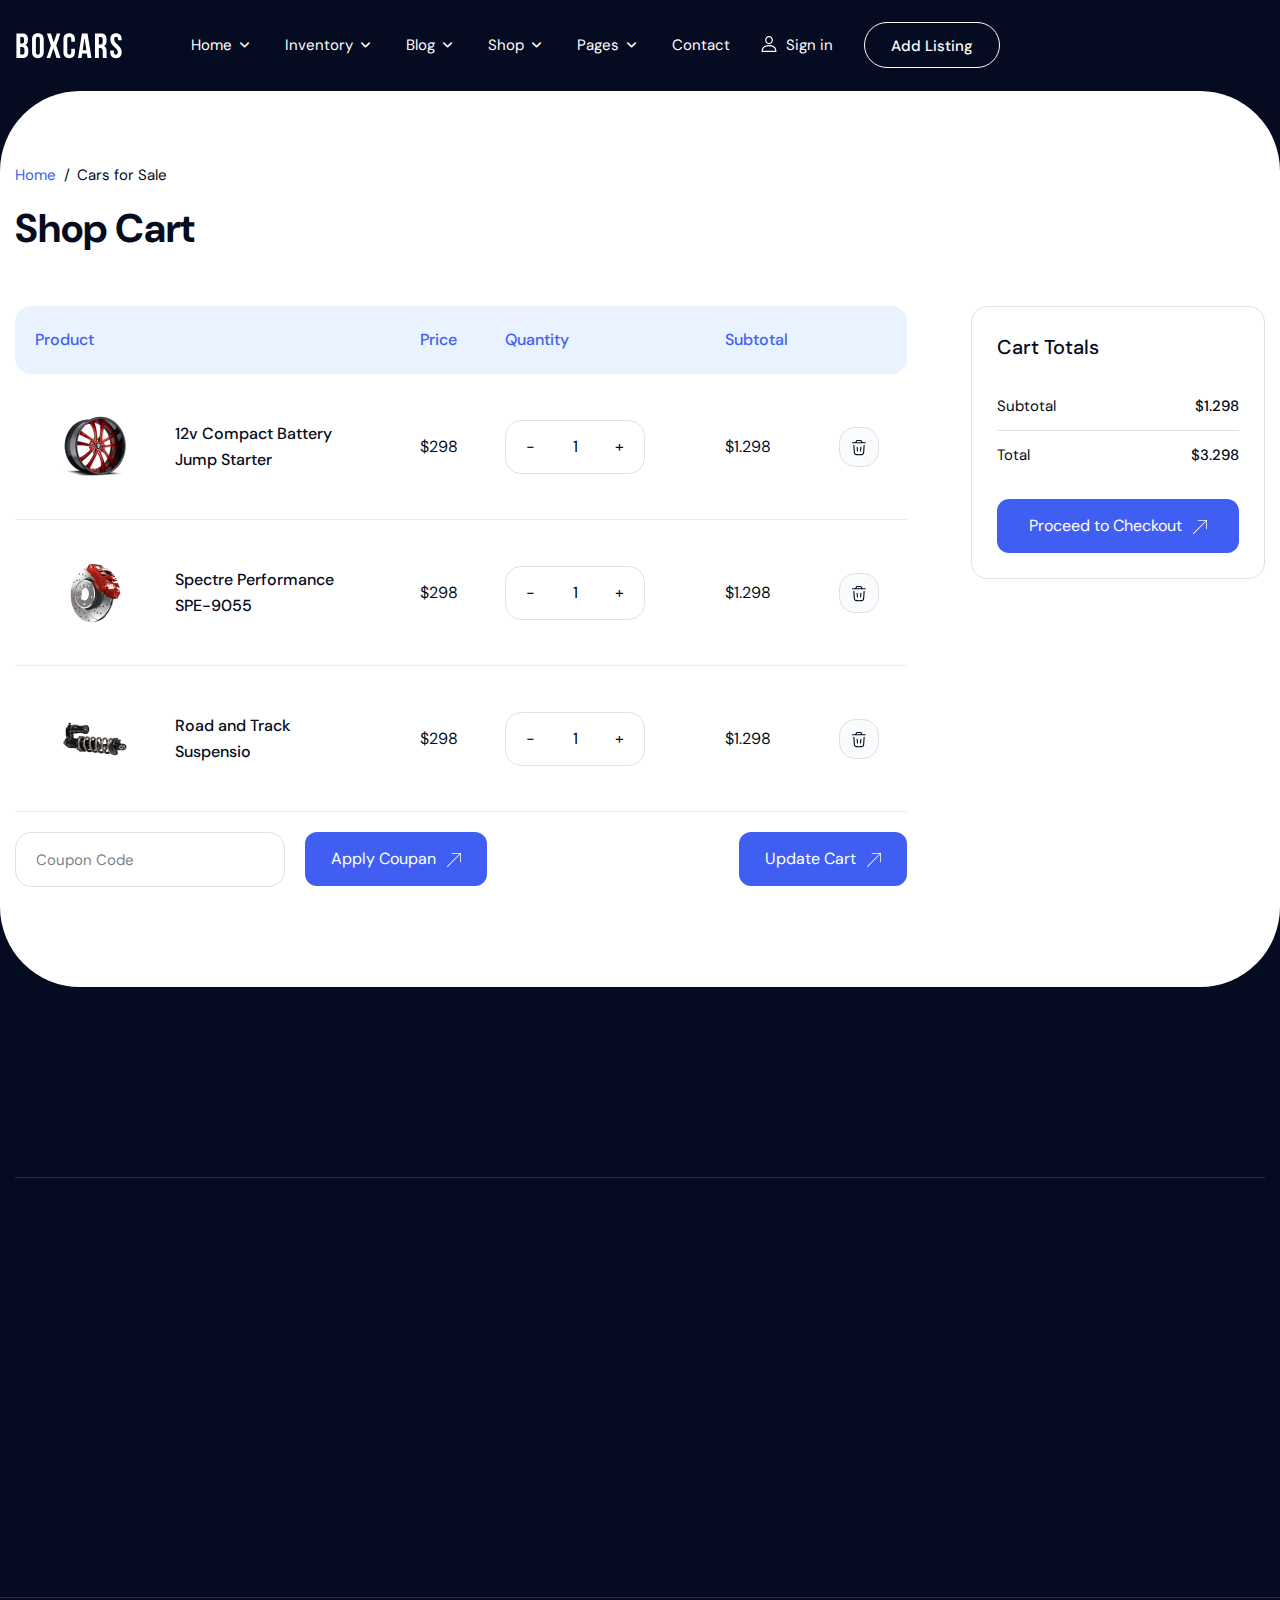
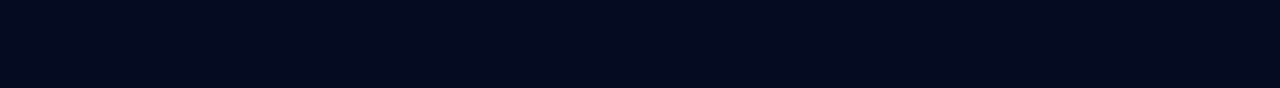
<file: themes/boxcar-html/cart.html>
<!DOCTYPE html>
<html lang="en">
<head>
<meta charset="utf-8">
<title>BOXCAR | HTML Template</title>
<!-- Stylesheets -->
<link href="css/bootstrap.min.css" rel="stylesheet">
<link rel="stylesheet" type="text/css" href="css/slick-theme.css">
<link rel="stylesheet" type="text/css" href="css/slick.css">
<link href="css/mmenu.css" rel="stylesheet">
<link href="css/style.css" rel="stylesheet">

<link rel="shortcut icon" href="images/favicon.png" type="image/x-icon">
<link rel="icon" href="images/favicon.png" type="image/x-icon">
<!-- Responsive -->
<meta http-equiv="X-UA-Compatible" content="IE=edge">
<meta name="viewport" content="width=device-width, initial-scale=1.0, maximum-scale=1.0, user-scalable=0">
<!--[if lt IE 9]><script src="https://cdnjs.cloudflare.com/ajax/libs/html5shiv/3.7.3/html5shiv.js"></script><![endif]-->
<!--[if lt IE 9]><script src="js/respond.js"></script><![endif]-->
</head>

<body>

<div class="boxcar-wrapper">

    <!-- Main Header-->
	<header class="boxcar-header header-style-v1 style-two inner-header cus-style-1">
        <div class="header-inner">
            <div class="inner-container">
                <!-- Main box -->
                <div class="c-box">
                    <div class="logo-inner">
                        <div class="logo"><a href="index.html"><img src="images/logo.svg" alt="" title="Boxcar"></a></div>
                        <div class="layout-search style1">
                            <div class="search-box">
                                <svg class="icon"  width="16" height="16" viewBox="0 0 16 16" fill="none" xmlns="http://www.w3.org/2000/svg">
                                    <path d="M7.29301 1.2876C3.9872 1.2876 1.29431 3.98048 1.29431 7.28631C1.29431 10.5921 3.9872 13.2902 7.29301 13.2902C8.70502 13.2902 10.0036 12.7954 11.03 11.9738L13.5287 14.4712C13.6548 14.5921 13.8232 14.6588 13.9979 14.657C14.1725 14.6552 14.3395 14.5851 14.4631 14.4617C14.5867 14.3382 14.6571 14.1713 14.6591 13.9967C14.6611 13.822 14.5947 13.6535 14.474 13.5272L11.9753 11.0285C12.7976 10.0006 13.293 8.69995 13.293 7.28631C13.293 3.98048 10.5988 1.2876 7.29301 1.2876ZM7.29301 2.62095C9.87824 2.62095 11.9584 4.70108 11.9584 7.28631C11.9584 9.87153 9.87824 11.9569 7.29301 11.9569C4.70778 11.9569 2.62764 9.87153 2.62764 7.28631C2.62764 4.70108 4.70778 2.62095 7.29301 2.62095Z" fill="white"/>
                                </svg>  
                                <input type="search" placeholder="Search Cars eg. Audi Q7" class="show-search" name="name" tabindex="2" value="" aria-required="true" required="">

                            </div>
                            <div class="box-content-search" id="box-content-search">
                                <ul class="box-car-search">
                                    <li><a href="inventory-page-single.html" class="car-search-item">
                                        <div class="box-img">
                                            <img src="images/resource/car-search.jpg" alt="img">
                                        </div>
                                        <div class="info">
                                            <p class="name">Audi, Q5 - 2023 C300e AMG Line Night Ed Premium Plus 5dr 9G-Tronic</p>
                                            <span class="price">$399</span>
                                        </div>
                                    </a></li>
                                    <li><a href="inventory-page-single.html" class="car-search-item">
                                        <div class="box-img">
                                            <img src="images/resource/car-search.jpg" alt="img">
                                        </div>
                                        <div class="info">
                                            <p class="name">Audi, Q5 - 2023 C300e AMG Line Night Ed Premium Plus 5dr 9G-Tronic</p>
                                            <span class="price">$399</span>
                                        </div>
                                    </a></li>
                                    <li><a href="inventory-page-single.html" class="car-search-item">
                                        <div class="box-img">
                                            <img src="images/resource/car-search.jpg" alt="img">
                                        </div>
                                        <div class="info">
                                            <p class="name">Audi, Q5 - 2023 C300e AMG Line Night Ed Premium Plus 5dr 9G-Tronic</p>
                                            <span class="price">$399</span>
                                        </div>
                                    </a></li>
                                    <li><a href="inventory-page-single.html" class="car-search-item">
                                        <div class="box-img">
                                            <img src="images/resource/car-search.jpg" alt="img">
                                        </div>
                                        <div class="info">
                                            <p class="name">Audi, Q5 - 2023 C300e AMG Line Night Ed Premium Plus 5dr 9G-Tronic</p>
                                            <span class="price">$399</span>
                                        </div>
                                    </a></li>
                                </ul>
                                <a href="inventory-page-single.html" class="btn-view-search">
                                    View Details  
                                    <svg width="14" height="14" viewBox="0 0 14 14" fill="none" xmlns="http://www.w3.org/2000/svg">
                                        <g clip-path="url(#clip0_3114_6864)">
                                        <path d="M13.6109 0H5.05533C4.84037 0 4.66643 0.173943 4.66643 0.388901C4.66643 0.603859 4.84037 0.777802 5.05533 0.777802H12.6721L0.113697 13.3362C-0.0382246 13.4881 -0.0382246 13.7342 0.113697 13.8861C0.18964 13.962 0.289171 14 0.388666 14C0.488161 14 0.587656 13.962 0.663635 13.8861L13.222 1.3277V8.94447C13.222 9.15943 13.3959 9.33337 13.6109 9.33337C13.8259 9.33337 13.9998 9.15943 13.9998 8.94447V0.388901C13.9998 0.173943 13.8258 0 13.6109 0Z" fill="#405FF2"/>
                                        </g>
                                        <defs>
                                        <clipPath id="clip0_3114_6864">
                                        <rect width="14" height="14" fill="white"/>
                                        </clipPath>
                                        </defs>
                                    </svg>
                                </a>
                            </div>
                        </div>
                    </div>

                    <!--Nav Box-->
                    <div class="nav-out-bar">    
                        <nav class="nav main-menu">
                            <ul class="navigation" id="navbar">
                                <li class="current-dropdown current"><span>Home <i class="fa-solid fa-angle-down"></i></span>
                                    <ul class="dropdown">
                                        <li><a href="index.html">Home 01</a></li>
                                        <li><a href="index-2.html">Home 02</a></li>
                                        <li><a href="index-3.html">Home 03</a></li>
                                        <li><a href="index-4.html">Home 04</a></li>
                                        <li><a href="index-5.html">Home 05</a></li>
                                        <li><a href="index-6.html">Home 06</a></li>
                                        <li><a href="index-7.html">Home 07</a></li>
                                        <li><a href="index-8.html">Home 08</a></li>
                                        <li><a href="index-9.html">Home 09</a></li>
                                        <li><a href="index-10.html">Home 10</a></li>
                                    </ul>
                                </li>
                                <li class="current-dropdown"><span>Inventory <i class="fa-solid fa-angle-down"></i></span>
                                    <div class="mega-menu">
                                        <div class="mega-column">
                                            <h3>Inventory List</h3>
                                            <ul>
                                                <li><a href="inventory-list-01.html" title="">Inventory List v1</a></li>
                                                <li><a href="inventory-list-02.html" title="">Inventory List v2</a></li>
                                                <li><a href="inventory-map-cards.html" title="">Map - Cards</a></li>
                                                <li><a href="inventory-map-rows.html" title="">Map - Rows</a></li>
                                                <li><a href="inventory-sidebar-rows.html" title="">Sidebar - Rows</a></li>
                                                <li><a href="inventory-sidebar-cards.html" title="">Sidebar - Cards</a></li>
                                                
                                            </ul>
                                        </div>
                                        <div class="mega-column">
                                            <h3>Inventory Single</h3>
                                            <ul>
                                                <li><a href="inventory-page-single.html" title="">Inventory Single v1</a></li>
                                                <li><a href="inventory-page-single-v2.html" title="">Inventory Single v2</a></li>
                                                <li><a href="inventory-page-single-v3.html" title="">Inventory Single v3</a></li>
                                                <li><a href="inventory-page-single-v4.html" title="">Inventory Single v4</a></li>
                                                <li><a href="inventory-page-single-v5.html" title="">Inventory Single v5</a></li>
                                            </ul>
                                        </div>
                                        <div class="mega-column">
                                            <h3>Popular Makes</h3>
                                            <ul>
                                                <li><a href="inventory-page-single.html" title="">Audi</a></li>
                                                <li><a href="inventory-page-single.html" title="">BMW</a></li>
                                                <li><a href="inventory-page-single.html" title="">Ford</a></li>
                                                <li><a href="inventory-page-single.html" title="">Honda</a></li>
                                                <li><a href="inventory-page-single.html" title="">Land Rover</a></li>
                                                <li><a href="inventory-page-single.html" title="">Mercedes-Benz</a></li>
                                            </ul>
                                        </div>
                                        <div class="mega-column">
                                            <h3>Type</h3>
                                            <ul>
                                                <li><a href="inventory-page-single.html" title="">Sedan</a></li>
                                                <li><a href="inventory-page-single.html" title="">SUVs</a></li>
                                                <li><a href="inventory-page-single.html" title="">Sport Coupe</a></li>
                                                <li><a href="inventory-page-single.html" title="">Convertible</a></li>
                                                <li><a href="inventory-page-single.html" title="">Wagon</a></li>
                                            </ul>
                                        </div>
                                    </div>
                                </li>
                                <li class="current-dropdown"><span>Blog <i class="fa-solid fa-angle-down"></i></span>
                                    <ul class="dropdown">
                                        <li><a href="blog-list-01.html">Blog List 01</a></li>
                                        <li><a href="blog-list-02.html">Blog List 02</a></li>
                                        <li><a href="blog-list-03.html">Blog List 03</a></li>
                                        <li><a href="blog-single.html">Blog Single</a></li>
                                    </ul>
                                </li>
                                <li class="current-dropdown"><span>Shop <i class="fa-solid fa-angle-down"></i></span>
                                    <ul class="dropdown">
                                        <li><a href="shop-list.html">Shop List</a></li>
                                        <li><a href="shop-single.html">Shop Single</a></li>
                                        <li><a href="cart.html">Cart</a></li>
                                        <li><a href="checkout.html">Checkout</a></li>
                                    </ul>
                                </li>
                                <li class="current-dropdown right-one"><span>Pages <i class="fa-solid fa-angle-down"></i></span>
                                    <ul class="dropdown">
                                        <li class="nav-sub"><a>Dashboard <i class="fa fa-angle-right"></i></a>
                                            <ul class="dropdown deep subnav-menu">
                                                <li><a href="dashboard.html" title="">Dashboard</a></li>
                                                <li><a href="my-listings.html" title="">My Listings</a></li>
                                                <li><a href="add-listings.html" title="">Add Listings</a></li>
                                                <li><a href="favorite.html" title="">Favorites</a></li>
                                                <li><a href="saved.html" title="">Saved Search</a></li>
                                                <li><a href="messages.html" title="">Messages</a></li>
                                                <li><a href="profile.html" title="">Profile</a></li>
                                            </ul>
                                        </li>
                                        <li><a href="about.html">About</a></li>
                                        <li><a href="contact.html">Services</a></li>
                                        <li><a href="login.html">Login</a></li>
                                        <li><a href="faq.html">FAQs</a></li>
                                        <li><a href="pricing.html">Pricing</a></li>
                                        <li><a href="terms.html">Terms</a></li>
                                        <li><a href="team-list.html">Team List</a></li>
                                        <li><a href="team-single.html">Team Single</a></li>
                                        <li><a href="dealer.html">Dealer List</a></li>
                                        <li><a href="dealer-single.html">Dealer Single</a></li>
                                        <li><a href="loan-calculator.html">Loan Calculator</a></li>
                                        <li><a href="compare.html">Compare</a></li>
                                        <li><a href="404.html">404</a></li>
                                    </ul>
                                </li>
                                <li><a href="contact.html">Contact</a>
                                </li>
                            </ul>
                        </nav>
                        <!-- Main Menu End-->
                    </div>

                    <div class="right-box">
                        <a href="login.html" title="" class="box-account"> 
                            <div class="icon">
                                <svg width="16" height="16" viewBox="0 0 16 16" fill="none" xmlns="http://www.w3.org/2000/svg">
                                    <g clip-path="url(#clip0_147_6490)">
                                    <path d="M7.99998 9.01221C3.19258 9.01221 0.544983 11.2865 0.544983 15.4161C0.544983 15.7386 0.806389 16.0001 1.12892 16.0001H14.871C15.1935 16.0001 15.455 15.7386 15.455 15.4161C15.455 11.2867 12.8074 9.01221 7.99998 9.01221ZM1.73411 14.8322C1.9638 11.7445 4.06889 10.1801 7.99998 10.1801C11.9311 10.1801 14.0362 11.7445 14.2661 14.8322H1.73411Z" fill="white"/>
                                    <path d="M7.99999 0C5.79171 0 4.12653 1.69869 4.12653 3.95116C4.12653 6.26959 5.86415 8.15553 7.99999 8.15553C10.1358 8.15553 11.8735 6.26959 11.8735 3.95134C11.8735 1.69869 10.2083 0 7.99999 0ZM7.99999 6.98784C6.50803 6.98784 5.2944 5.62569 5.2944 3.95134C5.2944 2.3385 6.43231 1.16788 7.99999 1.16788C9.54259 1.16788 10.7056 2.36438 10.7056 3.95134C10.7056 5.62569 9.49196 6.98784 7.99999 6.98784Z" fill="white"/>
                                    </g>
                                    <defs>
                                    <clipPath id="clip0_147_6490">
                                    <rect width="16" height="16" fill="white"/>
                                    </clipPath>
                                    </defs>
                                </svg>
                            </div>
                              Sign in</a>
                        <div class="btn">
                            <a href="https://creativelayers.net/themes/boxcar-html/add-listing-page.html" class="header-btn-two btn-anim">Add Listing</a>
                        </div>
                        <div class="mobile-navigation">
                            <a href="cart.html#nav-mobile" title="">
                               <svg width="22" height="11" viewBox="0 0 22 11" fill="none" xmlns="http://www.w3.org/2000/svg">
                                    <rect width="22" height="2" fill="white"/>
                                    <rect y="9" width="22" height="2" fill="white"/>
                                </svg>
                            </a>
                        </div>
                    </div>
                </div>
                <!-- Mobile Menu  -->
            </div>
        </div>

        <!-- Header Search -->
        <div class="search-popup">
            <span class="search-back-drop"></span>
            <button class="close-search"><span class="fa fa-times"></span></button>
        
            <div class="search-inner">
                <form method="post" action="index.html">
                    <div class="form-group">
                        <input type="search" name="search-field" value="" placeholder="Search..." required="">
                        <button type="submit"><i class="fa fa-search"></i></button>
                    </div>
                </form>
            </div>
        </div>
        <!-- End Header Search -->

        <div id="nav-mobile"></div>
	</header>
    <!-- End header-section -->

  <section class="cart-page layout-radius">
    <div class="boxcar-container">
      <div class="boxcar-title-three">
        <ul class="breadcrumb">
            <li><a href="cart.html#">Home</a></li>
            <li><span>Cars for Sale</span></li>
        </ul>
        <h2>Shop Cart</h2>
    </div>
    <div class="row">
        <div class="col-lg-9">
            <div class="cart-table">
                <table>
                    <thead>
                        <tr>
                            <th>Product</th>
                            <th>Price</th>
                            <th>Quantity</th>
                            <th>Subtotal</th>
                            <th></th>
                        </tr>
                    </thead>
                    <tbody>
                        <tr>
                            <td>
                                <div class="shop-cart-product">
                                    <div class="shop-product-cart-img">
                                        <img src="images/resource/cart1.png" alt="" />
                                    </div>
                                    <div class="shop-product-cart-info">
                                        <h3><a href="cart.html#" title="">12v Compact Battery Jump Starter</a></h3>
                                    </div>
                                </div>
                            </td>
                            <td>
                                <span class="price">$298</span>
                            </td>
                            <td>
                                <div class="number">
                                    <span class="minus">-</span>
                                    <input type="text" value="1">
                                    <span class="plus">+</span>
                                </div>
                            </td>
                            <td>
                                <span class="price">$1.298</span>
                            </td>
                            <td>
                                <a href="cart.html#" class="remove-cart-item">
                                    <img src="images/icons/remove.svg" alt="" />
                                </a>
                            </td>
                        </tr>
                        <tr>
                            <td>
                                <div class="shop-cart-product">
                                    <div class="shop-product-cart-img">
                                        <img src="images/resource/cart2.png" alt="" />
                                    </div>
                                    <div class="shop-product-cart-info">
                                        <h3><a href="cart.html#" title="">Spectre Performance SPE-9055</a></h3>
                                    </div>
                                </div>
                            </td>
                            <td>
                                <span class="price">$298</span>
                            </td>
                            <td>
                                <div class="number">
                                    <span class="minus">-</span>
                                    <input type="text" value="1">
                                    <span class="plus">+</span>
                                </div>
                            </td>
                            <td>
                                <span class="price">$1.298</span>
                            </td>
                            <td>
                                <a href="cart.html#" class="remove-cart-item">
                                    <img src="images/icons/remove.svg" alt="" />
                                </a>
                            </td>
                        </tr>
                        <tr>
                            <td>
                                <div class="shop-cart-product">
                                    <div class="shop-product-cart-img">
                                        <img src="images/resource/cart3.png" alt="" />
                                    </div>
                                    <div class="shop-product-cart-info">
                                        <h3><a href="cart.html#" title="">Road and Track Suspensio</a></h3>
                                    </div>
                                </div>
                            </td>
                            <td>
                                <span class="price">$298</span>
                            </td>
                            <td>
                                <div class="number">
                                    <span class="minus">-</span>
                                    <input type="text" value="1">
                                    <span class="plus">+</span>
                                </div>
                            </td>
                            <td>
                                <span class="price">$1.298</span>
                            </td>
                            <td>
                                <a href="cart.html#" class="remove-cart-item">
                                    <img src="images/icons/remove.svg" alt="" />
                                </a>
                            </td>
                        </tr>
                    </tbody>
                </table>
                <div class="cart-table-bottom">
                    <form class="coupan-form">
                        <input type="text" name="coupan" placeholder="Coupon Code" />
                        <button type="submit" class="theme-btn-web">Apply Coupan <img src="images/arrow.svg" alt="" /></button>
                    </form>
                    <a href="cart.html#" title="" class="theme-btn-web">Update Cart <img src="images/arrow.svg" alt="" /></a>
                </div>
            </div><!--cart-table-->
        </div>
        <div class="col-lg-3">
            <div class="cart-totals">
                <h3>Cart Totals</h3>
                <table>
                    <tbody>
                        <tr>
                            <th>Subtotal</th>
                            <td>$1.298</td>
                        </tr>
                        <tr>
                            <th>Total</th>
                            <td>$3.298</td>
                        </tr>
                    </tbody>
                </table>
                <a href="cart.html#" title="" class="theme-btn-web">Proceed to Checkout <img src="images/arrow.svg" alt="" /></a>
            </div><!--cart-totals end-->
        </div>
    </div>
    </div>
  </section><!--cart-page-->

    <!-- main footer -->
    <footer class="boxcar-footer footer-style-one v1 cus-st-1">
        <div class="footer-top">
            <div class="boxcar-container">
                <div class="right-box">
                    <div class="top-left wow fadeInUp">
                        <h6 class="title">Join BoxCar</h6>
                        <div class="text">Receive pricing updates, shopping tips & more!</div>
                    </div>
                    <div class="subscribe-form wow fadeInUp" data-wow-delay="100ms">
                        <form method="post" action="cart.html#">
                            <div class="form-group">
                                <input type="email" name="email" class="email" value="" placeholder="Your e-mail address" required="">
                                <button type="button" class="theme-btn btn-style-one hover-light"><span class="btn-title">Sign Up</span></button>
                            </div>
                        </form>
                    </div>
                </div>
            </div>
        </div>
        <div class="widgets-section">
            <div class="boxcar-container">
                <div class="row">
                    <!-- Footer COlumn -->
                    <div class="footer-column-two col-lg-9 col-md-6 col-sm-12">
                        <div class="row">
                            <div class="col-lg-3 col-md-6 col-sm-12">
                                <div class="footer-widget links-widget wow fadeInUp">
                                    <h4 class="widget-title">Useful Links</h4>
                                    <div class="widget-content">
                                        <ul class="user-links style-two">
                                            <li><a href="cart.html#">About Us</a></li>
                                            <li><a href="cart.html#">Careers</a></li>
                                            <li><a href="cart.html#">Blog</a></li>
                                            <li><a href="cart.html#">FAQs</a></li>
                                            <li><a href="cart.html#">Finance</a></li>
                                            <li><a href="cart.html#">Contact Us</a></li>
                                        </ul>                                
                                    </div>
                                </div>
                            </div>
                            <div class="col-lg-3 col-md-6 col-sm-12">
                                <div class="footer-widget links-widget wow fadeInUp" data-wow-delay="100ms">
                                    <h4 class="widget-title">Quick Links</h4>
                                    <div class="widget-content">
                                        <ul class="user-links style-two">
                                            <li><a href="cart.html#">Get in Touch</a></li>
                                            <li><a href="cart.html#">Help center</a></li>
                                            <li><a href="cart.html#">Live chat</a></li>
                                            <li><a href="cart.html#">How it works</a></li>
                                        </ul>                                
                                    </div>
                                </div>
                            </div>
                            <div class="col-lg-3 col-md-6 col-sm-12">
                                <div class="footer-widget links-widget wow fadeInUp" data-wow-delay="200ms">
                                    <h4 class="widget-title">Our Brands</h4>
                                    <div class="widget-content">
                                        <ul class="user-links style-two">
                                            <li><a href="cart.html#">Aston Martin</a></li>
                                            <li><a href="cart.html#">Audi</a></li>
                                            <li><a href="cart.html#">Bentley</a></li>
                                            <li><a href="cart.html#">BMW</a></li>
                                            <li><a href="cart.html#">Bugatti</a></li>
                                            <li><a href="cart.html#">Ferrari</a></li>
                                            <li><a href="cart.html#">Jaguar</a></li>
                                            <li><a href="cart.html#">Lamborghini</a></li>
                                        </ul>                                
                                    </div>
                                </div>
                            </div>
                            <div class="col-lg-3 col-md-6 col-sm-12">
                                <div class="footer-widget links-widget wow fadeInUp" data-wow-delay="300ms">
                                    <h4 class="widget-title">Vehicles Type</h4>
                                    <div class="widget-content">
                                        <ul class="user-links style-two">
                                            <li><a href="cart.html#">Pickup</a></li>
                                            <li><a href="cart.html#">Coup</a></li>
                                            <li><a href="cart.html#">Family MPV</a></li>
                                            <li><a href="cart.html#">Sedan</a></li>
                                            <li><a href="cart.html#">SUVs</a></li>
                                            <li><a href="cart.html#">Sport Coupe</a></li>
                                            <li><a href="cart.html#">Convertible</a></li>
                                            <li><a href="cart.html#">Wagon</a></li>
                                        </ul>
                                    </div>
                                </div>
                            </div>
                        </div>
                    </div>
                    <!-- footer column -->
                    <div class="footer-column col-lg-3 col-md-6 col-sm-12">
                        <div class="footer-widget social-widget wow fadeInUp" data-wow-delay="400ms">
                        <h4 class="widget-title">Vehicles Type</h4>
                            <div class="widget-content">
                                <a href="cart.html#" class="store">
                                    <img src="images/resource/apple.png">
                                    <span>Download on the</span>
                                    <h6 class="title">Apple Store</h6>
                                </a>
                                <a href="cart.html#" class="store two">
                                    <img src="images/resource/play.png">
                                    <span>Get in on</span>
                                    <h6 class="title">Google Play</h6>
                                </a>
                                <div class="social-icons">
                                    <h6 class="title">Connect With Us</h6>
                                    <ul>
                                        <li><a href="cart.html#"><i class="fab fa-facebook-f"></i></a></li>
                                        <li><a href="cart.html#"><i class="fab fa-twitter"></i></a></li>
                                        <li><a href="cart.html#"><i class="fab fa-instagram"></i></a></li>
                                        <li><a href="cart.html#"><i class="fab fa-linkedin-in"></i></a></li>
                                    </ul>
                                </div>
                            </div>
                        </div>
                    </div>
                </div>
            </div>
        </div>
        <!--  Footer Bottom -->
        <div class="footer-bottom">
            <div class="boxcar-container">
                <div class="inner-container">
                    <div class="copyright-text wow fadeInUp">© <a href="cart.html#">2024 Boxcars.com. All rights reserved.</div>

                    <ul class="footer-nav wow fadeInUp" data-wow-delay="100ms">
                        <li><a href="cart.html#">Terms & Conditions</a></li>
                        <li><a href="cart.html#">Privacy Notice</a></li>
                    </ul>
                </div>
            </div>
        </div>
    </footer>
    <!-- End boxcar-footer -->

</div><!-- End Page Wrapper -->

<!-- Scroll To Top -->
<div class="scroll-to-top scroll-to-target" data-target="html"><span class="fa fa-angle-up"></span></div>

<script src="js/jquery.js"></script> 
<script src="js/popper.min.js"></script>
<script src="js/bootstrap.min.js"></script>
<script src="js/slick.min.js"></script>
<script src="js/slick-animation.min.js"></script>
<script src="js/jquery.fancybox.js"></script>
<script src="js/wow.js"></script>
<script src="js/appear.js"></script>
<script src="js/mixitup.js"></script>
<script src="js/knob.js"></script>
<script src="js/mmenu.js"></script>
<script src="js/main.js"></script>
</body>
</html>
</file>
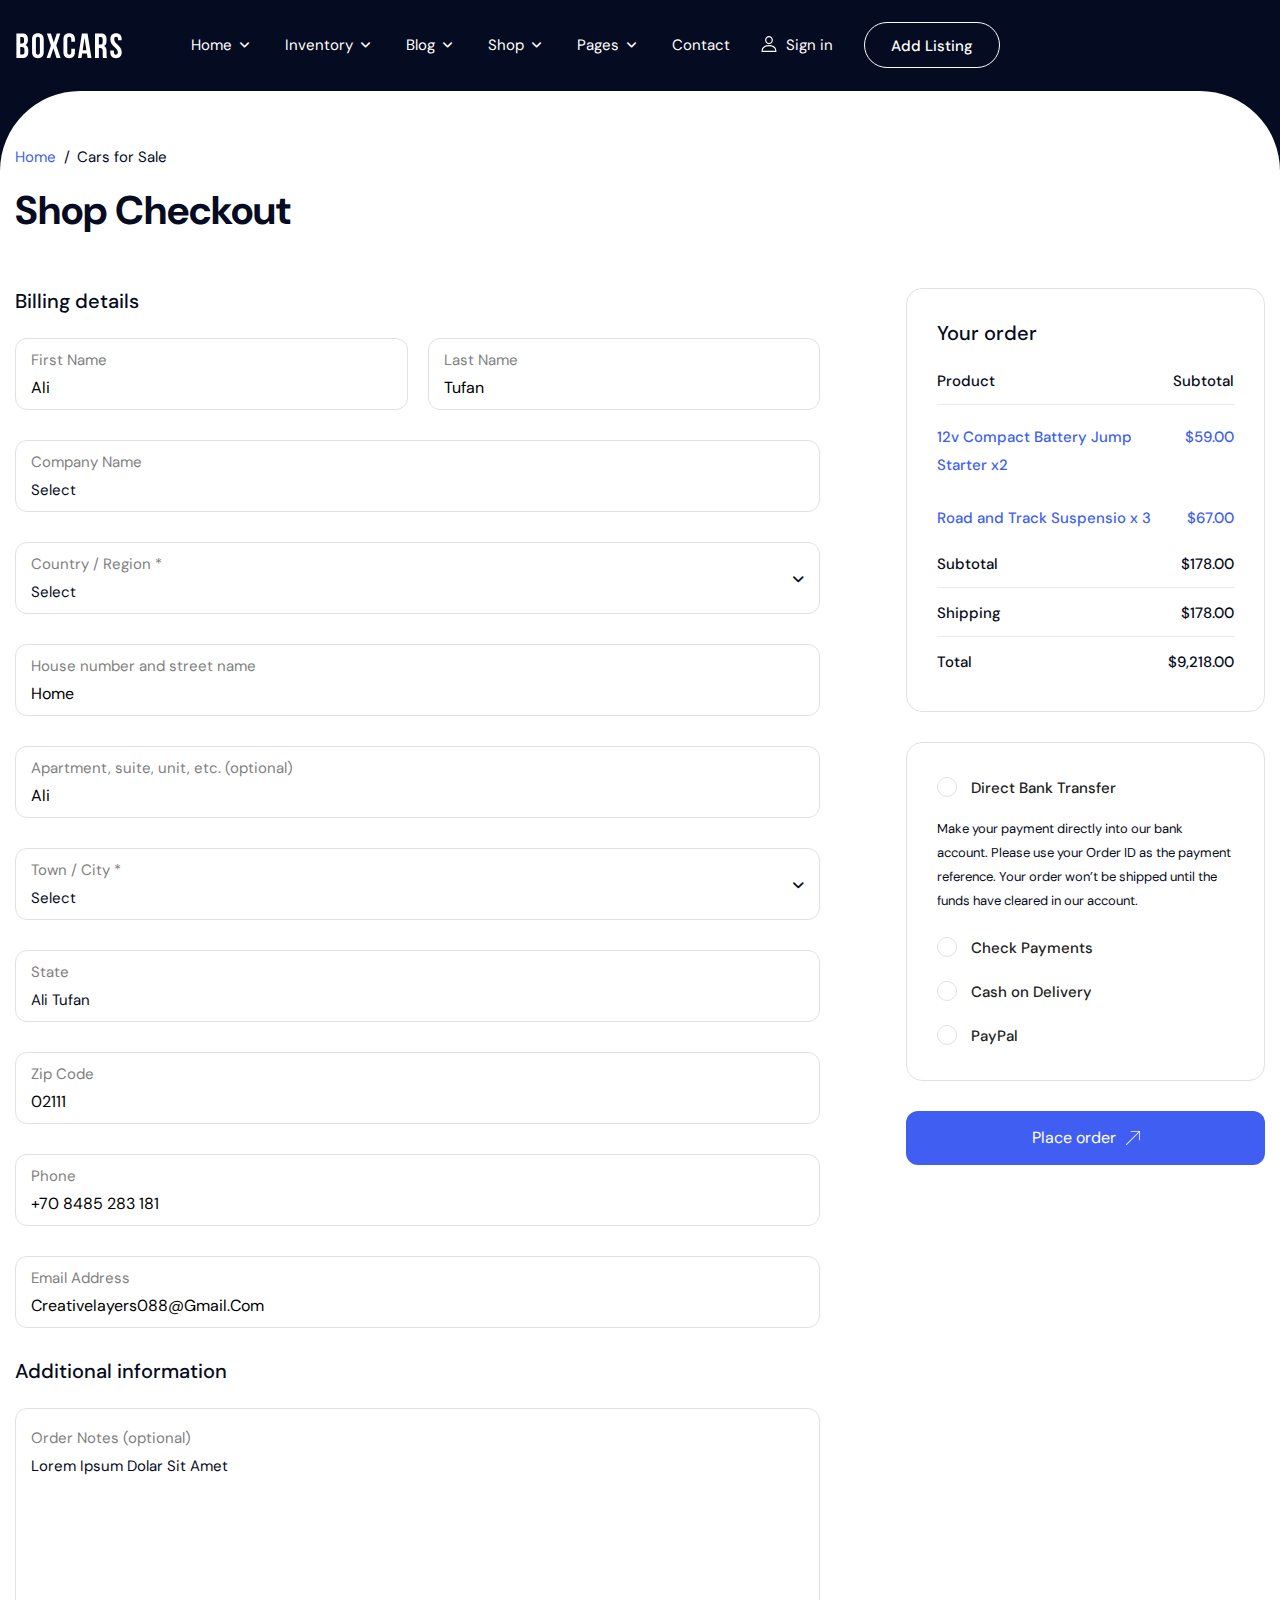
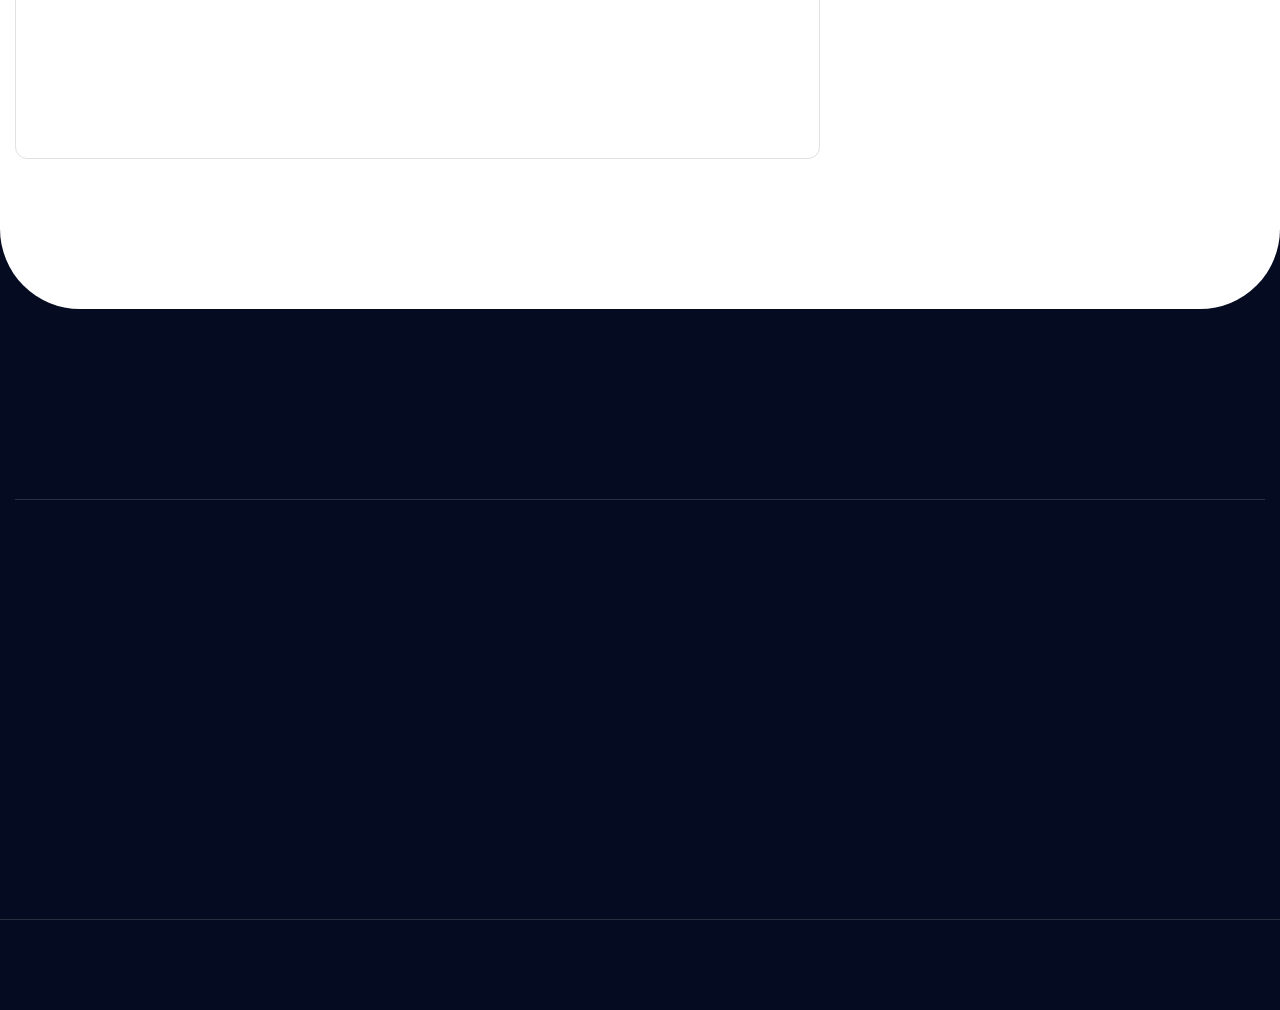
<file: themes/boxcar-html/checkout.html>
<!DOCTYPE html>
<html lang="en">
<head>
<meta charset="utf-8">
<title>BOXCAR | HTML Template</title>
<!-- Stylesheets -->
<link href="css/bootstrap.min.css" rel="stylesheet">
<link rel="stylesheet" type="text/css" href="css/slick-theme.css">
<link rel="stylesheet" type="text/css" href="css/slick.css">
<link href="css/mmenu.css" rel="stylesheet">
<link href="css/style.css" rel="stylesheet">

<link rel="shortcut icon" href="images/favicon.png" type="image/x-icon">
<link rel="icon" href="images/favicon.png" type="image/x-icon">
<!-- Responsive -->
<meta http-equiv="X-UA-Compatible" content="IE=edge">
<meta name="viewport" content="width=device-width, initial-scale=1.0, maximum-scale=1.0, user-scalable=0">
<!--[if lt IE 9]><script src="https://cdnjs.cloudflare.com/ajax/libs/html5shiv/3.7.3/html5shiv.js"></script><![endif]-->
<!--[if lt IE 9]><script src="js/respond.js"></script><![endif]-->
</head>

<body>

<div class="boxcar-wrapper">

    <!-- Main Header-->
	<header class="boxcar-header header-style-v1 style-two inner-header cus-style-1">
        <div class="header-inner">
            <div class="inner-container">
                <!-- Main box -->
                <div class="c-box">
                    <div class="logo-inner">
                        <div class="logo"><a href="index.html"><img src="images/logo.svg" alt="" title="Boxcar"></a></div>
                        <div class="layout-search style1">
                            <div class="search-box">
                                <svg class="icon"  width="16" height="16" viewBox="0 0 16 16" fill="none" xmlns="http://www.w3.org/2000/svg">
                                    <path d="M7.29301 1.2876C3.9872 1.2876 1.29431 3.98048 1.29431 7.28631C1.29431 10.5921 3.9872 13.2902 7.29301 13.2902C8.70502 13.2902 10.0036 12.7954 11.03 11.9738L13.5287 14.4712C13.6548 14.5921 13.8232 14.6588 13.9979 14.657C14.1725 14.6552 14.3395 14.5851 14.4631 14.4617C14.5867 14.3382 14.6571 14.1713 14.6591 13.9967C14.6611 13.822 14.5947 13.6535 14.474 13.5272L11.9753 11.0285C12.7976 10.0006 13.293 8.69995 13.293 7.28631C13.293 3.98048 10.5988 1.2876 7.29301 1.2876ZM7.29301 2.62095C9.87824 2.62095 11.9584 4.70108 11.9584 7.28631C11.9584 9.87153 9.87824 11.9569 7.29301 11.9569C4.70778 11.9569 2.62764 9.87153 2.62764 7.28631C2.62764 4.70108 4.70778 2.62095 7.29301 2.62095Z" fill="white"/>
                                </svg>  
                                <input type="search" placeholder="Search Cars eg. Audi Q7" class="show-search" name="name" tabindex="2" value="" aria-required="true" required="">

                            </div>
                            <div class="box-content-search" id="box-content-search">
                                <ul class="box-car-search">
                                    <li><a href="inventory-page-single.html" class="car-search-item">
                                        <div class="box-img">
                                            <img src="images/resource/car-search.jpg" alt="img">
                                        </div>
                                        <div class="info">
                                            <p class="name">Audi, Q5 - 2023 C300e AMG Line Night Ed Premium Plus 5dr 9G-Tronic</p>
                                            <span class="price">$399</span>
                                        </div>
                                    </a></li>
                                    <li><a href="inventory-page-single.html" class="car-search-item">
                                        <div class="box-img">
                                            <img src="images/resource/car-search.jpg" alt="img">
                                        </div>
                                        <div class="info">
                                            <p class="name">Audi, Q5 - 2023 C300e AMG Line Night Ed Premium Plus 5dr 9G-Tronic</p>
                                            <span class="price">$399</span>
                                        </div>
                                    </a></li>
                                    <li><a href="inventory-page-single.html" class="car-search-item">
                                        <div class="box-img">
                                            <img src="images/resource/car-search.jpg" alt="img">
                                        </div>
                                        <div class="info">
                                            <p class="name">Audi, Q5 - 2023 C300e AMG Line Night Ed Premium Plus 5dr 9G-Tronic</p>
                                            <span class="price">$399</span>
                                        </div>
                                    </a></li>
                                    <li><a href="inventory-page-single.html" class="car-search-item">
                                        <div class="box-img">
                                            <img src="images/resource/car-search.jpg" alt="img">
                                        </div>
                                        <div class="info">
                                            <p class="name">Audi, Q5 - 2023 C300e AMG Line Night Ed Premium Plus 5dr 9G-Tronic</p>
                                            <span class="price">$399</span>
                                        </div>
                                    </a></li>
                                </ul>
                                <a href="inventory-page-single.html" class="btn-view-search">
                                    View Details  
                                    <svg width="14" height="14" viewBox="0 0 14 14" fill="none" xmlns="http://www.w3.org/2000/svg">
                                        <g clip-path="url(#clip0_3114_6864)">
                                        <path d="M13.6109 0H5.05533C4.84037 0 4.66643 0.173943 4.66643 0.388901C4.66643 0.603859 4.84037 0.777802 5.05533 0.777802H12.6721L0.113697 13.3362C-0.0382246 13.4881 -0.0382246 13.7342 0.113697 13.8861C0.18964 13.962 0.289171 14 0.388666 14C0.488161 14 0.587656 13.962 0.663635 13.8861L13.222 1.3277V8.94447C13.222 9.15943 13.3959 9.33337 13.6109 9.33337C13.8259 9.33337 13.9998 9.15943 13.9998 8.94447V0.388901C13.9998 0.173943 13.8258 0 13.6109 0Z" fill="#405FF2"/>
                                        </g>
                                        <defs>
                                        <clipPath id="clip0_3114_6864">
                                        <rect width="14" height="14" fill="white"/>
                                        </clipPath>
                                        </defs>
                                    </svg>
                                </a>
                            </div>
                        </div>
                    </div>

                    <!--Nav Box-->
                    <div class="nav-out-bar">    
                        <nav class="nav main-menu">
                            <ul class="navigation" id="navbar">
                                <li class="current-dropdown current"><span>Home <i class="fa-solid fa-angle-down"></i></span>
                                    <ul class="dropdown">
                                        <li><a href="index.html">Home 01</a></li>
                                        <li><a href="index-2.html">Home 02</a></li>
                                        <li><a href="index-3.html">Home 03</a></li>
                                        <li><a href="index-4.html">Home 04</a></li>
                                        <li><a href="index-5.html">Home 05</a></li>
                                        <li><a href="index-6.html">Home 06</a></li>
                                        <li><a href="index-7.html">Home 07</a></li>
                                        <li><a href="index-8.html">Home 08</a></li>
                                        <li><a href="index-9.html">Home 09</a></li>
                                        <li><a href="index-10.html">Home 10</a></li>
                                    </ul>
                                </li>
                                <li class="current-dropdown"><span>Inventory <i class="fa-solid fa-angle-down"></i></span>
                                    <div class="mega-menu">
                                        <div class="mega-column">
                                            <h3>Inventory List</h3>
                                            <ul>
                                                <li><a href="inventory-list-01.html" title="">Inventory List v1</a></li>
                                                <li><a href="inventory-list-02.html" title="">Inventory List v2</a></li>
                                                <li><a href="inventory-map-cards.html" title="">Map - Cards</a></li>
                                                <li><a href="inventory-map-rows.html" title="">Map - Rows</a></li>
                                                <li><a href="inventory-sidebar-rows.html" title="">Sidebar - Rows</a></li>
                                                <li><a href="inventory-sidebar-cards.html" title="">Sidebar - Cards</a></li>
                                                
                                            </ul>
                                        </div>
                                        <div class="mega-column">
                                            <h3>Inventory Single</h3>
                                            <ul>
                                                <li><a href="inventory-page-single.html" title="">Inventory Single v1</a></li>
                                                <li><a href="inventory-page-single-v2.html" title="">Inventory Single v2</a></li>
                                                <li><a href="inventory-page-single-v3.html" title="">Inventory Single v3</a></li>
                                                <li><a href="inventory-page-single-v4.html" title="">Inventory Single v4</a></li>
                                                <li><a href="inventory-page-single-v5.html" title="">Inventory Single v5</a></li>
                                            </ul>
                                        </div>
                                        <div class="mega-column">
                                            <h3>Popular Makes</h3>
                                            <ul>
                                                <li><a href="inventory-page-single.html" title="">Audi</a></li>
                                                <li><a href="inventory-page-single.html" title="">BMW</a></li>
                                                <li><a href="inventory-page-single.html" title="">Ford</a></li>
                                                <li><a href="inventory-page-single.html" title="">Honda</a></li>
                                                <li><a href="inventory-page-single.html" title="">Land Rover</a></li>
                                                <li><a href="inventory-page-single.html" title="">Mercedes-Benz</a></li>
                                            </ul>
                                        </div>
                                        <div class="mega-column">
                                            <h3>Type</h3>
                                            <ul>
                                                <li><a href="inventory-page-single.html" title="">Sedan</a></li>
                                                <li><a href="inventory-page-single.html" title="">SUVs</a></li>
                                                <li><a href="inventory-page-single.html" title="">Sport Coupe</a></li>
                                                <li><a href="inventory-page-single.html" title="">Convertible</a></li>
                                                <li><a href="inventory-page-single.html" title="">Wagon</a></li>
                                            </ul>
                                        </div>
                                    </div>
                                </li>
                                <li class="current-dropdown"><span>Blog <i class="fa-solid fa-angle-down"></i></span>
                                    <ul class="dropdown">
                                        <li><a href="blog-list-01.html">Blog List 01</a></li>
                                        <li><a href="blog-list-02.html">Blog List 02</a></li>
                                        <li><a href="blog-list-03.html">Blog List 03</a></li>
                                        <li><a href="blog-single.html">Blog Single</a></li>
                                    </ul>
                                </li>
                                <li class="current-dropdown"><span>Shop <i class="fa-solid fa-angle-down"></i></span>
                                    <ul class="dropdown">
                                        <li><a href="shop-list.html">Shop List</a></li>
                                        <li><a href="shop-single.html">Shop Single</a></li>
                                        <li><a href="cart.html">Cart</a></li>
                                        <li><a href="checkout.html">Checkout</a></li>
                                    </ul>
                                </li>
                                <li class="current-dropdown right-one"><span>Pages <i class="fa-solid fa-angle-down"></i></span>
                                    <ul class="dropdown">
                                        <li class="nav-sub"><a>Dashboard <i class="fa fa-angle-right"></i></a>
                                            <ul class="dropdown deep subnav-menu">
                                                <li><a href="dashboard.html" title="">Dashboard</a></li>
                                                <li><a href="my-listings.html" title="">My Listings</a></li>
                                                <li><a href="add-listings.html" title="">Add Listings</a></li>
                                                <li><a href="favorite.html" title="">Favorites</a></li>
                                                <li><a href="saved.html" title="">Saved Search</a></li>
                                                <li><a href="messages.html" title="">Messages</a></li>
                                                <li><a href="profile.html" title="">Profile</a></li>
                                            </ul>
                                        </li>
                                        <li><a href="about.html">About</a></li>
                                        <li><a href="contact.html">Services</a></li>
                                        <li><a href="login.html">Login</a></li>
                                        <li><a href="faq.html">FAQs</a></li>
                                        <li><a href="pricing.html">Pricing</a></li>
                                        <li><a href="terms.html">Terms</a></li>
                                        <li><a href="team-list.html">Team List</a></li>
                                        <li><a href="team-single.html">Team Single</a></li>
                                        <li><a href="dealer.html">Dealer List</a></li>
                                        <li><a href="dealer-single.html">Dealer Single</a></li>
                                        <li><a href="loan-calculator.html">Loan Calculator</a></li>
                                        <li><a href="compare.html">Compare</a></li>
                                        <li><a href="404.html">404</a></li>
                                        <li><a href="invoice.html">Invoice</a></li>
                                        <li><a href="ui-elements.html">UI Elements</a></li>
                                    </ul>
                                </li>
                                <li><a href="contact.html">Contact</a>
                                </li>
                            </ul>
                        </nav>
                        <!-- Main Menu End-->
                    </div>

                    <div class="right-box">
                        <a href="login.html" title="" class="box-account"> 
                            <div class="icon">
                                <svg width="16" height="16" viewBox="0 0 16 16" fill="none" xmlns="http://www.w3.org/2000/svg">
                                    <g clip-path="url(#clip0_147_6490)">
                                    <path d="M7.99998 9.01221C3.19258 9.01221 0.544983 11.2865 0.544983 15.4161C0.544983 15.7386 0.806389 16.0001 1.12892 16.0001H14.871C15.1935 16.0001 15.455 15.7386 15.455 15.4161C15.455 11.2867 12.8074 9.01221 7.99998 9.01221ZM1.73411 14.8322C1.9638 11.7445 4.06889 10.1801 7.99998 10.1801C11.9311 10.1801 14.0362 11.7445 14.2661 14.8322H1.73411Z" fill="white"/>
                                    <path d="M7.99999 0C5.79171 0 4.12653 1.69869 4.12653 3.95116C4.12653 6.26959 5.86415 8.15553 7.99999 8.15553C10.1358 8.15553 11.8735 6.26959 11.8735 3.95134C11.8735 1.69869 10.2083 0 7.99999 0ZM7.99999 6.98784C6.50803 6.98784 5.2944 5.62569 5.2944 3.95134C5.2944 2.3385 6.43231 1.16788 7.99999 1.16788C9.54259 1.16788 10.7056 2.36438 10.7056 3.95134C10.7056 5.62569 9.49196 6.98784 7.99999 6.98784Z" fill="white"/>
                                    </g>
                                    <defs>
                                    <clipPath id="clip0_147_6490">
                                    <rect width="16" height="16" fill="white"/>
                                    </clipPath>
                                    </defs>
                                </svg>
                            </div>
                              Sign in</a>
                        <div class="btn">
                            <a href="https://creativelayers.net/themes/boxcar-html/add-listing-page.html" class="header-btn-two btn-anim">Add Listing</a>
                        </div>
                        <div class="mobile-navigation">
                            <a href="checkout.html#nav-mobile" title="">
                               <svg width="22" height="11" viewBox="0 0 22 11" fill="none" xmlns="http://www.w3.org/2000/svg">
                                    <rect width="22" height="2" fill="white"/>
                                    <rect y="9" width="22" height="2" fill="white"/>
                                </svg>
                            </a>
                        </div>
                    </div>
                </div>
                <!-- Mobile Menu  -->
            </div>
        </div>

        <!-- Header Search -->
        <div class="search-popup">
            <span class="search-back-drop"></span>
            <button class="close-search"><span class="fa fa-times"></span></button>
        
            <div class="search-inner">
                <form method="post" action="index.html">
                    <div class="form-group">
                        <input type="search" name="search-field" value="" placeholder="Search..." required="">
                        <button type="submit"><i class="fa fa-search"></i></button>
                    </div>
                </form>
            </div>
        </div>
        <!-- End Header Search -->

        <div id="nav-mobile"></div>
	</header>
    <!-- End header-section -->

    <!-- checkout-section -->
    <section class="checkout-section layout-radius">
        <div class="boxcar-container">
            <div class="boxcar-title-three">
                <ul class="breadcrumb">
                    <li><a href="checkout.html#">Home</a></li>
                    <li><span>Cars for Sale</span></li>
                </ul>
                <h2>Shop Checkout</h2>
            </div>
            <div class="row">
                <!-- content-column -->
                <div class="content-column col-lg-8 col-md-12 col-sm-12">
                    <div class="inner-column">
                        <h6 class="title">Billing details</h6>
                        <form class="row g-0">
                            <div class="form-column col-lg-6">
                                <div class="form_boxes">
                                    <label>First Name</label>
                                    <input type="text" name="name" placeholder="Ali" />
                                </div>
                            </div>
                            <div class="form-column col-lg-6">
                                <div class="form_boxes">
                                    <label>Last Name</label>
                                    <input type="text" name="last-name" placeholder="Tufan" />
                                </div>
                            </div>
                            <div class="form-column col-lg-12">
                                <div class="form_boxes">
                                    <label>Company Name</label>
                                    <div class="drop-menu">
                                        <div class="select">
                                            <span>Select</span>
                                        </div>
                                        <input type="hidden" name="gender">
                                        <ul class="dropdown" style="display: none;">
                                            <li>Select</li>
                                            <li>Select</li>
                                        </ul>
                                    </div>
                                </div>
                            </div>
                            <div class="form-column col-lg-12">
                                <div class="form_boxes">
                                    <label>Country / Region *</label>
                                    <div class="drop-menu">
                                        <div class="select">
                                            <span>Select</span>
                                            <i class="fa fa-angle-down"></i>
                                        </div>
                                        <input type="hidden" name="gender">
                                        <ul class="dropdown" style="display: none;">
                                            <li>pakistan</li>
                                            <li>america</li>
                                        </ul>
                                    </div>
                                </div>
                            </div>
                            <div class="form-column col-lg-12">
                                <div class="form_boxes">
                                    <label>House number and street name</label>
                                    <input type="text" name="addresss" placeholder="Home" />
                                </div>
                            </div>
                            <div class="form-column col-lg-12">
                                <div class="form_boxes">
                                    <label>Apartment, suite, unit, etc. (optional)</label>
                                    <input type="text" name="addresss2" placeholder="Ali" />
                                </div>
                            </div>
                            <div class="form-column col-lg-12">
                                <div class="form_boxes">
                                    <label>Town / City *</label>
                                    <div class="drop-menu">
                                        <div class="select">
                                            <span>Select</span>
                                            <i class="fa fa-angle-down"></i>
                                        </div>
                                        <input type="hidden" name="gender">
                                        <ul class="dropdown" style="display: none;">
                                            <li>pakistan</li>
                                            <li>america</li>
                                        </ul>
                                    </div>
                                </div>
                            </div>
                            <div class="form-column col-lg-12">
                                <div class="form_boxes">
                                    <label>State</label>
                                    <div class="drop-menu">
                                        <div class="select">
                                            <span>Ali Tufan</span>
                                        </div>
                                        <input type="hidden" name="gender">
                                        <ul class="dropdown" style="display: none;">
                                            <li>Ali Tufan</li>
                                            <li>Ali Tufan</li>
                                        </ul>
                                    </div>
                                </div>
                            </div>
                            <div class="form-column col-lg-12">
                                <div class="form_boxes">
                                    <label>Zip Code</label>
                                    <input type="number" name="zip" placeholder="02111" />
                                </div>
                            </div>
                            <div class="form-column col-lg-12">
                                <div class="form_boxes">
                                    <label>Phone</label>
                                    <input type="number" name="phone" placeholder="+70 8485 283 181" />
                                </div>
                            </div>
                            <div class="form-column col-lg-12">
                                <div class="form_boxes">
                                    <label>Email Address</label>
                                    <input type="email" name="email" placeholder="Creativelayers088@Gmail.Com" />
                                </div>
                            </div>
                            <div class="form-column col-lg-12">
                                <h6 class="title">Additional information</h6>
                                <div class="form_boxes v2">
                                    <label>Order Notes (optional)</label>
                                    <div class="drop-menu">
                                        <textarea name="text" placeholder="Lorem Ipsum Dolar Sit Amet"></textarea>
                                    </div>
                                </div>
                            </div>
                        </form>
                    </div>
                </div>
                <!-- side-bar -->
                <div class="col-lg-4 col-md-12 col-sm-12">
                    <div class="side-bar">
                        <div class="order-box">
                            <h6 class="title">Your order</h6>
                            <ul class="order-list">
                                <li>Product<span>Subtotal</span></li>
                                <li class="v2">12v Compact Battery Jump Starter x2<span>$59.00</span></li>
                                <li class="v2 v3">Road and Track Suspensio x 3<span>$67.00</span></li>
                                <li>Subtotal<span>$178.00</span></li>
                                <li>Shipping<span>$178.00</span></li>
                                <li>Total<span>$9,218.00</span></li>
                            </ul>
                        </div>
                        <div class="payment-options">
                            <ul>
                                <li>
                                    <div class="shipp">
                                        <input type="radio" id="c4" name="cc2">
                                        <label for="c4"><span></span>
                                            <small>Direct Bank Transfer</small>
                                        </label>
                                    </div>
                                    <p>Make your payment directly into our bank account. Please use your Order ID as the payment reference. Your order won’t be shipped until the funds have cleared in our account.</p>
                                </li>
                                <li>
                                    <div class="shipp">
                                        <input type="radio" id="c5" name="cc2">
                                        <label for="c5"><span></span>
                                            <small>Check Payments</small>
                                        </label>
                                    </div>
                                </li>
                                <li>
                                    <div class="shipp">
                                        <input type="radio" id="c6" name="cc2">
                                        <label for="c6"><span></span>
                                            <small>Cash on Delivery</small>
                                        </label>
                                    </div>
                                </li>
                                <li>
                                    <div class="shipp">
                                        <input type="radio" id="c7" name="cc2">
                                        <label for="c7"><span></span>
                                            <small>PayPal</small>
                                        </label>
                                    </div>
                                </li>
                            </ul>
                        </div>
                        <div class="form-submit">
                            <button type="submit" class="theme-btn w-100">Place order <img src="images/arrow.svg" alt="" /></button>
                        </div>
                    </div>
                </div>
            </div>
        </div>
    </section>
    <!-- End checkout-section -->
    
    <!-- main footer -->
    <footer class="boxcar-footer footer-style-one v1 cus-st-1">
        <div class="footer-top">
            <div class="boxcar-container">
                <div class="right-box">
                    <div class="top-left wow fadeInUp">
                        <h6 class="title">Join BoxCar</h6>
                        <div class="text">Receive pricing updates, shopping tips & more!</div>
                    </div>
                    <div class="subscribe-form wow fadeInUp" data-wow-delay="100ms">
                        <form method="post" action="checkout.html#">
                            <div class="form-group">
                                <input type="email" name="email" class="email" value="" placeholder="Your e-mail address" required="">
                                <button type="button" class="theme-btn btn-style-one hover-light"><span class="btn-title">Sign Up</span></button>
                            </div>
                        </form>
                    </div>
                </div>
            </div>
        </div>
        <div class="widgets-section">
            <div class="boxcar-container">
                <div class="row">
                    <!-- Footer COlumn -->
                    <div class="footer-column-two col-lg-9 col-md-6 col-sm-12">
                        <div class="row">
                            <div class="col-lg-3 col-md-6 col-sm-12">
                                <div class="footer-widget links-widget wow fadeInUp">
                                    <h4 class="widget-title">Useful Links</h4>
                                    <div class="widget-content">
                                        <ul class="user-links style-two">
                                            <li><a href="checkout.html#">About Us</a></li>
                                            <li><a href="checkout.html#">Careers</a></li>
                                            <li><a href="checkout.html#">Blog</a></li>
                                            <li><a href="checkout.html#">FAQs</a></li>
                                            <li><a href="checkout.html#">Finance</a></li>
                                            <li><a href="checkout.html#">Contact Us</a></li>
                                        </ul>                                
                                    </div>
                                </div>
                            </div>
                            <div class="col-lg-3 col-md-6 col-sm-12">
                                <div class="footer-widget links-widget wow fadeInUp" data-wow-delay="100ms">
                                    <h4 class="widget-title">Quick Links</h4>
                                    <div class="widget-content">
                                        <ul class="user-links style-two">
                                            <li><a href="checkout.html#">Get in Touch</a></li>
                                            <li><a href="checkout.html#">Help center</a></li>
                                            <li><a href="checkout.html#">Live chat</a></li>
                                            <li><a href="checkout.html#">How it works</a></li>
                                        </ul>                                
                                    </div>
                                </div>
                            </div>
                            <div class="col-lg-3 col-md-6 col-sm-12">
                                <div class="footer-widget links-widget wow fadeInUp" data-wow-delay="200ms">
                                    <h4 class="widget-title">Our Brands</h4>
                                    <div class="widget-content">
                                        <ul class="user-links style-two">
                                            <li><a href="checkout.html#">Aston Martin</a></li>
                                            <li><a href="checkout.html#">Audi</a></li>
                                            <li><a href="checkout.html#">Bentley</a></li>
                                            <li><a href="checkout.html#">BMW</a></li>
                                            <li><a href="checkout.html#">Bugatti</a></li>
                                            <li><a href="checkout.html#">Ferrari</a></li>
                                            <li><a href="checkout.html#">Jaguar</a></li>
                                            <li><a href="checkout.html#">Lamborghini</a></li>
                                        </ul>                                
                                    </div>
                                </div>
                            </div>
                            <div class="col-lg-3 col-md-6 col-sm-12">
                                <div class="footer-widget links-widget wow fadeInUp" data-wow-delay="300ms">
                                    <h4 class="widget-title">Vehicles Type</h4>
                                    <div class="widget-content">
                                        <ul class="user-links style-two">
                                            <li><a href="checkout.html#">Pickup</a></li>
                                            <li><a href="checkout.html#">Coup</a></li>
                                            <li><a href="checkout.html#">Family MPV</a></li>
                                            <li><a href="checkout.html#">Sedan</a></li>
                                            <li><a href="checkout.html#">SUVs</a></li>
                                            <li><a href="checkout.html#">Sport Coupe</a></li>
                                            <li><a href="checkout.html#">Convertible</a></li>
                                            <li><a href="checkout.html#">Wagon</a></li>
                                        </ul>
                                    </div>
                                </div>
                            </div>
                        </div>
                    </div>
                    <!-- footer column -->
                    <div class="footer-column col-lg-3 col-md-6 col-sm-12">
                        <div class="footer-widget social-widget wow fadeInUp" data-wow-delay="400ms">
                        <h4 class="widget-title">Vehicles Type</h4>
                            <div class="widget-content">
                                <a href="checkout.html#" class="store">
                                    <img src="images/resource/apple.png">
                                    <span>Download on the</span>
                                    <h6 class="title">Apple Store</h6>
                                </a>
                                <a href="checkout.html#" class="store two">
                                    <img src="images/resource/play.png">
                                    <span>Get in on</span>
                                    <h6 class="title">Google Play</h6>
                                </a>
                                <div class="social-icons">
                                    <h6 class="title">Connect With Us</h6>
                                    <ul>
                                        <li><a href="checkout.html#"><i class="fab fa-facebook-f"></i></a></li>
                                        <li><a href="checkout.html#"><i class="fab fa-twitter"></i></a></li>
                                        <li><a href="checkout.html#"><i class="fab fa-instagram"></i></a></li>
                                        <li><a href="checkout.html#"><i class="fab fa-linkedin-in"></i></a></li>
                                    </ul>
                                </div>
                            </div>
                        </div>
                    </div>
                </div>
            </div>
        </div>
        <!--  Footer Bottom -->
        <div class="footer-bottom">
            <div class="boxcar-container">
                <div class="inner-container">
                    <div class="copyright-text wow fadeInUp">© <a href="checkout.html#">2024 Boxcars.com. All rights reserved.</div>

                    <ul class="footer-nav wow fadeInUp" data-wow-delay="100ms">
                        <li><a href="checkout.html#">Terms & Conditions</a></li>
                        <li><a href="checkout.html#">Privacy Notice</a></li>
                    </ul>
                </div>
            </div>
        </div>
    </footer>
    <!-- End boxcar-footer -->

</div><!-- End Page Wrapper -->

<!-- Scroll To Top -->
<div class="scroll-to-top scroll-to-target" data-target="html"><span class="fa fa-angle-up"></span></div>

<script src="js/jquery.js"></script> 
<script src="js/popper.min.js"></script>
<script src="js/bootstrap.min.js"></script>
<script src="js/slick.min.js"></script>
<script src="js/slick-animation.min.js"></script>
<script src="js/jquery.fancybox.js"></script>
<script src="js/wow.js"></script>
<script src="js/appear.js"></script>
<script src="js/mixitup.js"></script>
<script src="js/knob.js"></script>
<script src="js/mmenu.js"></script>
<script src="js/main.js"></script>
</body>
</html>
</file>
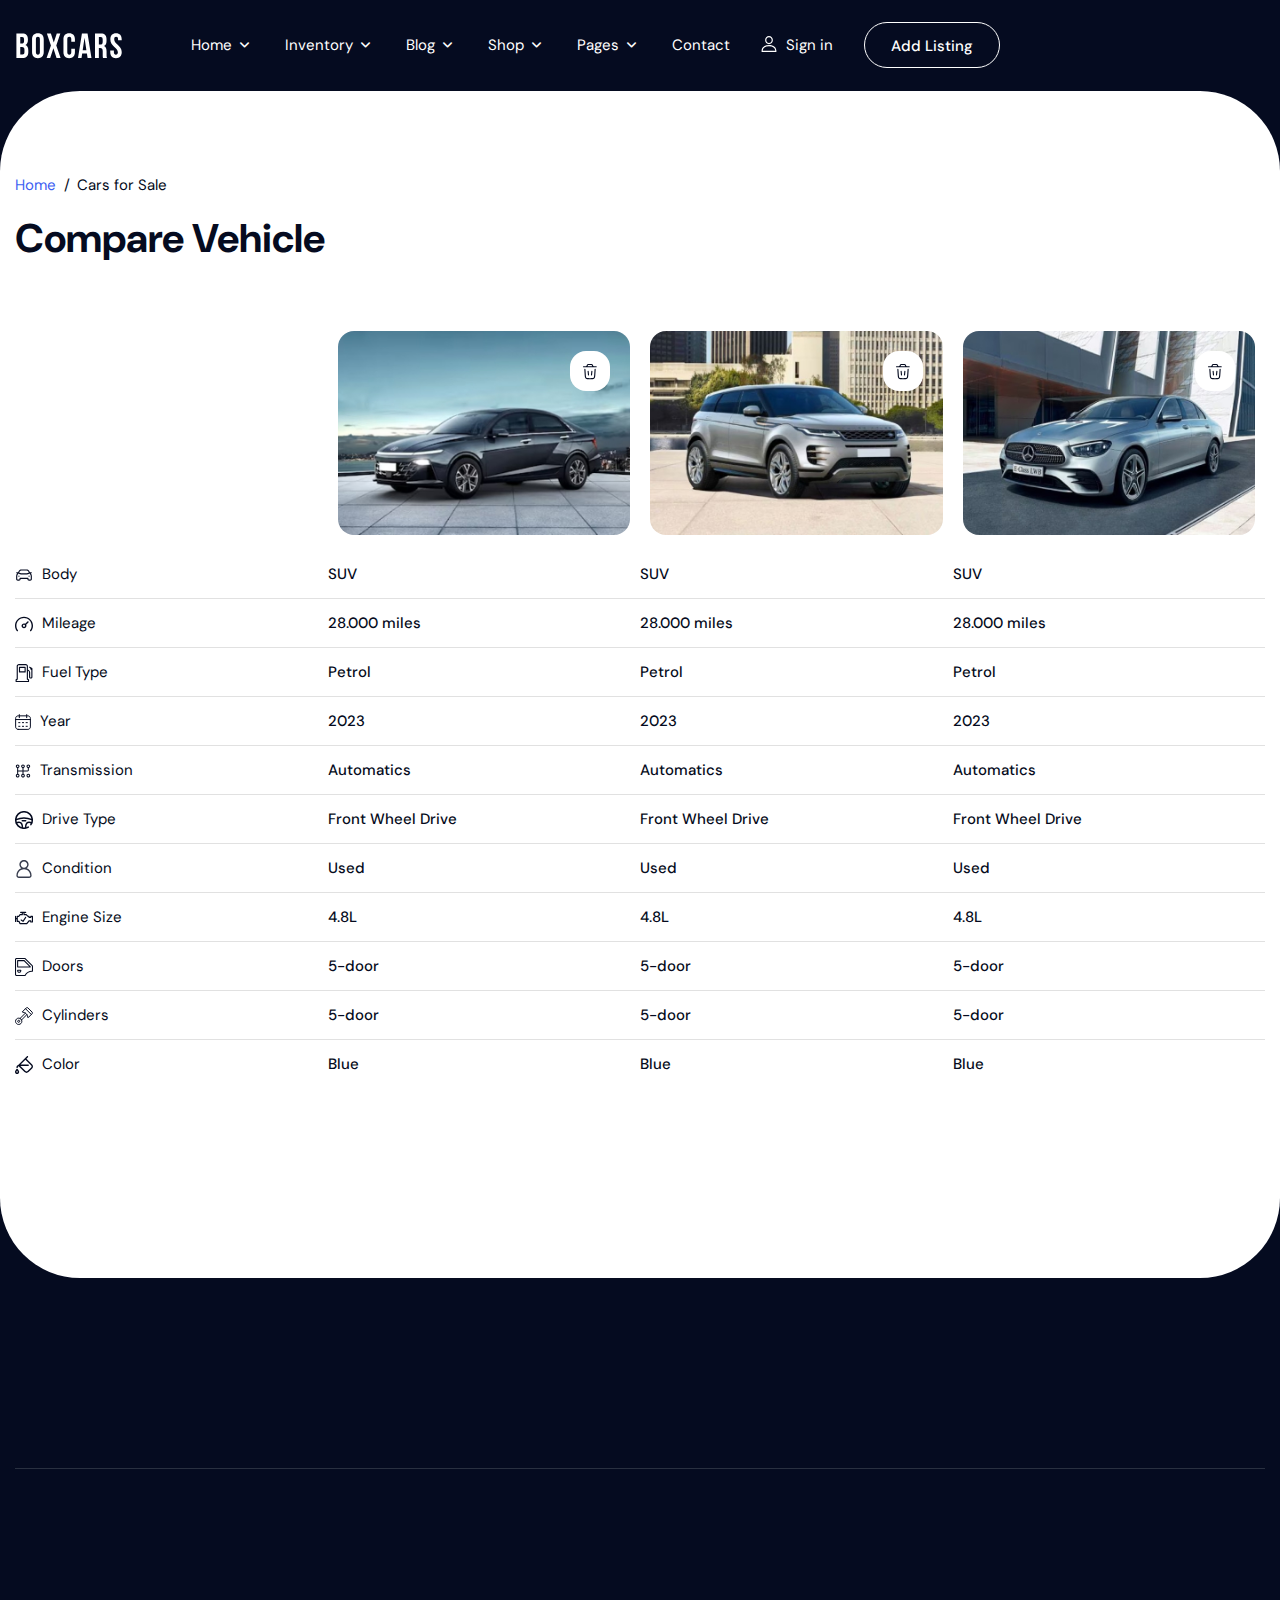
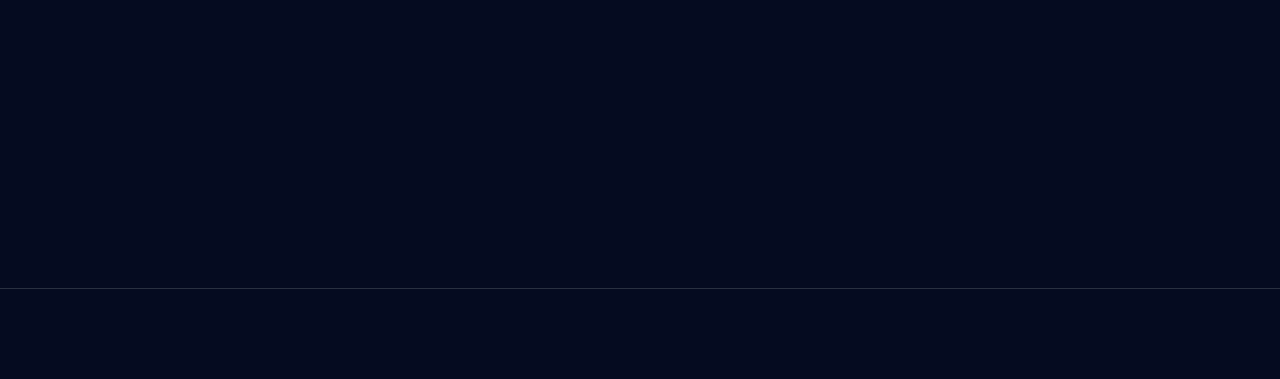
<file: themes/boxcar-html/compare.html>
<!DOCTYPE html>
<html lang="en">
<head>
<meta charset="utf-8">
<title>BOXCAR | HTML Template</title>
<!-- Stylesheets -->
<link href="css/bootstrap.min.css" rel="stylesheet">
<link rel="stylesheet" type="text/css" href="css/slick-theme.css">
<link rel="stylesheet" type="text/css" href="css/slick.css">
<link href="css/mmenu.css" rel="stylesheet">
<link href="css/style.css" rel="stylesheet">

<link rel="shortcut icon" href="images/favicon.png" type="image/x-icon">
<link rel="icon" href="images/favicon.png" type="image/x-icon">
<!-- Responsive -->
<meta http-equiv="X-UA-Compatible" content="IE=edge">
<meta name="viewport" content="width=device-width, initial-scale=1.0, maximum-scale=1.0, user-scalable=0">
<!--[if lt IE 9]><script src="https://cdnjs.cloudflare.com/ajax/libs/html5shiv/3.7.3/html5shiv.js"></script><![endif]-->
<!--[if lt IE 9]><script src="js/respond.js"></script><![endif]-->
</head>

<body>

<div class="boxcar-wrapper">
    <!-- Main Header-->
	<header class="boxcar-header header-style-v1 style-two inner-header cus-style-1">
        <div class="header-inner">
            <div class="inner-container">
                <!-- Main box -->
                <div class="c-box">
                    <div class="logo-inner">
                        <div class="logo"><a href="index.html"><img src="images/logo.svg" alt="" title="Boxcar"></a></div>
                        <div class="layout-search style1">
                            <div class="search-box">
                                <svg class="icon"  width="16" height="16" viewBox="0 0 16 16" fill="none" xmlns="http://www.w3.org/2000/svg">
                                    <path d="M7.29301 1.2876C3.9872 1.2876 1.29431 3.98048 1.29431 7.28631C1.29431 10.5921 3.9872 13.2902 7.29301 13.2902C8.70502 13.2902 10.0036 12.7954 11.03 11.9738L13.5287 14.4712C13.6548 14.5921 13.8232 14.6588 13.9979 14.657C14.1725 14.6552 14.3395 14.5851 14.4631 14.4617C14.5867 14.3382 14.6571 14.1713 14.6591 13.9967C14.6611 13.822 14.5947 13.6535 14.474 13.5272L11.9753 11.0285C12.7976 10.0006 13.293 8.69995 13.293 7.28631C13.293 3.98048 10.5988 1.2876 7.29301 1.2876ZM7.29301 2.62095C9.87824 2.62095 11.9584 4.70108 11.9584 7.28631C11.9584 9.87153 9.87824 11.9569 7.29301 11.9569C4.70778 11.9569 2.62764 9.87153 2.62764 7.28631C2.62764 4.70108 4.70778 2.62095 7.29301 2.62095Z" fill="white"/>
                                </svg>  
                                <input type="search" placeholder="Search Cars eg. Audi Q7" class="show-search" name="name" tabindex="2" value="" aria-required="true" required="">

                            </div>
                            <div class="box-content-search" id="box-content-search">
                                <ul class="box-car-search">
                                    <li><a href="inventory-page-single.html" class="car-search-item">
                                        <div class="box-img">
                                            <img src="images/resource/car-search.jpg" alt="img">
                                        </div>
                                        <div class="info">
                                            <p class="name">Audi, Q5 - 2023 C300e AMG Line Night Ed Premium Plus 5dr 9G-Tronic</p>
                                            <span class="price">$399</span>
                                        </div>
                                    </a></li>
                                    <li><a href="inventory-page-single.html" class="car-search-item">
                                        <div class="box-img">
                                            <img src="images/resource/car-search.jpg" alt="img">
                                        </div>
                                        <div class="info">
                                            <p class="name">Audi, Q5 - 2023 C300e AMG Line Night Ed Premium Plus 5dr 9G-Tronic</p>
                                            <span class="price">$399</span>
                                        </div>
                                    </a></li>
                                    <li><a href="inventory-page-single.html" class="car-search-item">
                                        <div class="box-img">
                                            <img src="images/resource/car-search.jpg" alt="img">
                                        </div>
                                        <div class="info">
                                            <p class="name">Audi, Q5 - 2023 C300e AMG Line Night Ed Premium Plus 5dr 9G-Tronic</p>
                                            <span class="price">$399</span>
                                        </div>
                                    </a></li>
                                    <li><a href="inventory-page-single.html" class="car-search-item">
                                        <div class="box-img">
                                            <img src="images/resource/car-search.jpg" alt="img">
                                        </div>
                                        <div class="info">
                                            <p class="name">Audi, Q5 - 2023 C300e AMG Line Night Ed Premium Plus 5dr 9G-Tronic</p>
                                            <span class="price">$399</span>
                                        </div>
                                    </a></li>
                                </ul>
                                <a href="inventory-page-single.html" class="btn-view-search">
                                    View Details  
                                    <svg width="14" height="14" viewBox="0 0 14 14" fill="none" xmlns="http://www.w3.org/2000/svg">
                                        <g clip-path="url(#clip0_3114_6864)">
                                        <path d="M13.6109 0H5.05533C4.84037 0 4.66643 0.173943 4.66643 0.388901C4.66643 0.603859 4.84037 0.777802 5.05533 0.777802H12.6721L0.113697 13.3362C-0.0382246 13.4881 -0.0382246 13.7342 0.113697 13.8861C0.18964 13.962 0.289171 14 0.388666 14C0.488161 14 0.587656 13.962 0.663635 13.8861L13.222 1.3277V8.94447C13.222 9.15943 13.3959 9.33337 13.6109 9.33337C13.8259 9.33337 13.9998 9.15943 13.9998 8.94447V0.388901C13.9998 0.173943 13.8258 0 13.6109 0Z" fill="#405FF2"/>
                                        </g>
                                        <defs>
                                        <clipPath id="clip0_3114_6864">
                                        <rect width="14" height="14" fill="white"/>
                                        </clipPath>
                                        </defs>
                                    </svg>
                                </a>
                            </div>
                        </div>
                    </div>

                    <!--Nav Box-->
                    <div class="nav-out-bar">    
                        <nav class="nav main-menu">
                            <ul class="navigation" id="navbar">
                                <li class="current-dropdown current"><span>Home <i class="fa-solid fa-angle-down"></i></span>
                                    <ul class="dropdown">
                                        <li><a href="index.html">Home 01</a></li>
                                        <li><a href="index-2.html">Home 02</a></li>
                                        <li><a href="index-3.html">Home 03</a></li>
                                        <li><a href="index-4.html">Home 04</a></li>
                                        <li><a href="index-5.html">Home 05</a></li>
                                        <li><a href="index-6.html">Home 06</a></li>
                                        <li><a href="index-7.html">Home 07</a></li>
                                        <li><a href="index-8.html">Home 08</a></li>
                                        <li><a href="index-9.html">Home 09</a></li>
                                        <li><a href="index-10.html">Home 10</a></li>
                                    </ul>
                                </li>
                                <li class="current-dropdown"><span>Inventory <i class="fa-solid fa-angle-down"></i></span>
                                    <div class="mega-menu">
                                        <div class="mega-column">
                                            <h3>Inventory List</h3>
                                            <ul>
                                                <li><a href="inventory-list-01.html" title="">Inventory List v1</a></li>
                                                <li><a href="inventory-list-02.html" title="">Inventory List v2</a></li>
                                                <li><a href="inventory-map-cards.html" title="">Map - Cards</a></li>
                                                <li><a href="inventory-map-rows.html" title="">Map - Rows</a></li>
                                                <li><a href="inventory-sidebar-rows.html" title="">Sidebar - Rows</a></li>
                                                <li><a href="inventory-sidebar-cards.html" title="">Sidebar - Cards</a></li>
                                                
                                            </ul>
                                        </div>
                                        <div class="mega-column">
                                            <h3>Inventory Single</h3>
                                            <ul>
                                                <li><a href="inventory-page-single.html" title="">Inventory Single v1</a></li>
                                                <li><a href="inventory-page-single-v2.html" title="">Inventory Single v2</a></li>
                                                <li><a href="inventory-page-single-v3.html" title="">Inventory Single v3</a></li>
                                                <li><a href="inventory-page-single-v4.html" title="">Inventory Single v4</a></li>
                                                <li><a href="inventory-page-single-v5.html" title="">Inventory Single v5</a></li>
                                            </ul>
                                        </div>
                                        <div class="mega-column">
                                            <h3>Popular Makes</h3>
                                            <ul>
                                                <li><a href="inventory-page-single.html" title="">Audi</a></li>
                                                <li><a href="inventory-page-single.html" title="">BMW</a></li>
                                                <li><a href="inventory-page-single.html" title="">Ford</a></li>
                                                <li><a href="inventory-page-single.html" title="">Honda</a></li>
                                                <li><a href="inventory-page-single.html" title="">Land Rover</a></li>
                                                <li><a href="inventory-page-single.html" title="">Mercedes-Benz</a></li>
                                            </ul>
                                        </div>
                                        <div class="mega-column">
                                            <h3>Type</h3>
                                            <ul>
                                                <li><a href="inventory-page-single.html" title="">Sedan</a></li>
                                                <li><a href="inventory-page-single.html" title="">SUVs</a></li>
                                                <li><a href="inventory-page-single.html" title="">Sport Coupe</a></li>
                                                <li><a href="inventory-page-single.html" title="">Convertible</a></li>
                                                <li><a href="inventory-page-single.html" title="">Wagon</a></li>
                                            </ul>
                                        </div>
                                    </div>
                                </li>
                                <li class="current-dropdown"><span>Blog <i class="fa-solid fa-angle-down"></i></span>
                                    <ul class="dropdown">
                                        <li><a href="blog-list-01.html">Blog List 01</a></li>
                                        <li><a href="blog-list-02.html">Blog List 02</a></li>
                                        <li><a href="blog-list-03.html">Blog List 03</a></li>
                                        <li><a href="blog-single.html">Blog Single</a></li>
                                    </ul>
                                </li>
                                <li class="current-dropdown"><span>Shop <i class="fa-solid fa-angle-down"></i></span>
                                    <ul class="dropdown">
                                        <li><a href="shop-list.html">Shop List</a></li>
                                        <li><a href="shop-single.html">Shop Single</a></li>
                                        <li><a href="cart.html">Cart</a></li>
                                        <li><a href="checkout.html">Checkout</a></li>
                                    </ul>
                                </li>
                                <li class="current-dropdown right-one"><span>Pages <i class="fa-solid fa-angle-down"></i></span>
                                    <ul class="dropdown">
                                        <li class="nav-sub"><a>Dashboard <i class="fa fa-angle-right"></i></a>
                                            <ul class="dropdown deep subnav-menu">
                                                <li><a href="dashboard.html" title="">Dashboard</a></li>
                                                <li><a href="my-listings.html" title="">My Listings</a></li>
                                                <li><a href="add-listings.html" title="">Add Listings</a></li>
                                                <li><a href="favorite.html" title="">Favorites</a></li>
                                                <li><a href="saved.html" title="">Saved Search</a></li>
                                                <li><a href="messages.html" title="">Messages</a></li>
                                                <li><a href="profile.html" title="">Profile</a></li>
                                            </ul>
                                        </li>
                                        <li><a href="about.html">About</a></li>
                                        <li><a href="contact.html">Services</a></li>
                                        <li><a href="login.html">Login</a></li>
                                        <li><a href="faq.html">FAQs</a></li>
                                        <li><a href="pricing.html">Pricing</a></li>
                                        <li><a href="terms.html">Terms</a></li>
                                        <li><a href="team-list.html">Team List</a></li>
                                        <li><a href="team-single.html">Team Single</a></li>
                                        <li><a href="dealer.html">Dealer List</a></li>
                                        <li><a href="dealer-single.html">Dealer Single</a></li>
                                        <li><a href="loan-calculator.html">Loan Calculator</a></li>
                                        <li><a href="compare.html">Compare</a></li>
                                        <li><a href="404.html">404</a></li>
                                        <li><a href="invoice.html">Invoice</a></li>
                                        <li><a href="ui-elements.html">UI Elements</a></li>
                                    </ul>
                                </li>
                                <li><a href="contact.html">Contact</a>
                                </li>
                            </ul>
                        </nav>
                        <!-- Main Menu End-->
                    </div>

                    <div class="right-box">
                        <a href="login.html" title="" class="box-account"> 
                            <div class="icon">
                                <svg width="16" height="16" viewBox="0 0 16 16" fill="none" xmlns="http://www.w3.org/2000/svg">
                                    <g clip-path="url(#clip0_147_6490)">
                                    <path d="M7.99998 9.01221C3.19258 9.01221 0.544983 11.2865 0.544983 15.4161C0.544983 15.7386 0.806389 16.0001 1.12892 16.0001H14.871C15.1935 16.0001 15.455 15.7386 15.455 15.4161C15.455 11.2867 12.8074 9.01221 7.99998 9.01221ZM1.73411 14.8322C1.9638 11.7445 4.06889 10.1801 7.99998 10.1801C11.9311 10.1801 14.0362 11.7445 14.2661 14.8322H1.73411Z" fill="white"/>
                                    <path d="M7.99999 0C5.79171 0 4.12653 1.69869 4.12653 3.95116C4.12653 6.26959 5.86415 8.15553 7.99999 8.15553C10.1358 8.15553 11.8735 6.26959 11.8735 3.95134C11.8735 1.69869 10.2083 0 7.99999 0ZM7.99999 6.98784C6.50803 6.98784 5.2944 5.62569 5.2944 3.95134C5.2944 2.3385 6.43231 1.16788 7.99999 1.16788C9.54259 1.16788 10.7056 2.36438 10.7056 3.95134C10.7056 5.62569 9.49196 6.98784 7.99999 6.98784Z" fill="white"/>
                                    </g>
                                    <defs>
                                    <clipPath id="clip0_147_6490">
                                    <rect width="16" height="16" fill="white"/>
                                    </clipPath>
                                    </defs>
                                </svg>
                            </div>
                              Sign in</a>
                        <div class="btn">
                            <a href="https://creativelayers.net/themes/boxcar-html/add-listing-page.html" class="header-btn-two btn-anim">Add Listing</a>
                        </div>
                        <div class="mobile-navigation">
                            <a href="compare.html#nav-mobile" title="">
                               <svg width="22" height="11" viewBox="0 0 22 11" fill="none" xmlns="http://www.w3.org/2000/svg">
                                    <rect width="22" height="2" fill="white"/>
                                    <rect y="9" width="22" height="2" fill="white"/>
                                </svg>
                            </a>
                        </div>
                    </div>
                </div>
                <!-- Mobile Menu  -->
            </div>
        </div>

        <!-- Header Search -->
        <div class="search-popup">
            <span class="search-back-drop"></span>
            <button class="close-search"><span class="fa fa-times"></span></button>
        
            <div class="search-inner">
                <form method="post" action="index.html">
                    <div class="form-group">
                        <input type="search" name="search-field" value="" placeholder="Search..." required="">
                        <button type="submit"><i class="fa fa-search"></i></button>
                    </div>
                </form>
            </div>
        </div>
        <!-- End Header Search -->

        <div id="nav-mobile"></div>
	</header>
    <!-- End header-section -->
    <section class="compare-section layout-radius">
        <div class="boxcar-container">
            <div class="right-box">
                <div class="boxcar-title-three wow fadeInUp">
                    <ul class="breadcrumb">
                        <li><a href="compare.html#">Home</a></li>
                        <li><span>Cars for Sale</span></li>
                    </ul>
                    <h2>Compare Vehicle</h2>
                </div>
            </div>
            <div class="compare-products">
                <table>
                    <thead>
                        <tr>
                            <th class="box-empty"></th>
                            <th>
                                <div class="compare-product-img">
                                    <img src="images/resource/compare1.jpg" alt="" />
                                    <a href="compare.html#" title="" class="remove-pro"><img src="images/icons/remove.svg" alt="" /></a>
                                </div>
                            </th>
                            <th>
                                <div class="compare-product-img">
                                    <img src="images/resource/compare2.jpg" alt="" />
                                    <a href="compare.html#" title="" class="remove-pro"><img src="images/icons/remove.svg" alt="" /></a>
                                </div>
                            </th>
                            <th>
                                <div class="compare-product-img">
                                    <img src="images/resource/compare3.jpg" alt="" />
                                    <a href="compare.html#" title="" class="remove-pro"><img src="images/icons/remove.svg" alt="" /></a>
                                </div>
                            </th>
                        </tr>
                    </thead>
                    <tbody class="wrap-body-compare">
                        <tr>
                            <th>
                                <img src="images/icons/cv1.svg" alt="" />
                                Body
                            </th>
                            <td>SUV</td>
                            <td>SUV</td>
                            <td>SUV</td>
                        </tr>
                        <tr>
                            <th>
                                <img src="images/icons/cv2.svg" alt="" />
                                Mileage
                            </th>
                            <td>28.000 miles</td>
                            <td>28.000 miles</td>
                            <td>28.000 miles</td>
                        </tr>
                        <tr>
                            <th>
                                <img src="images/icons/cv3.svg" alt="" />
                                Fuel Type
                            </th>
                            <td>Petrol</td>
                            <td>Petrol</td>
                            <td>Petrol</td>
                        </tr>
                        <tr>
                            <th>
                                <img src="images/icons/cv4.svg" alt="" />
                                Year
                            </th>
                            <td>2023</td>
                            <td>2023</td>
                            <td>2023</td>
                        </tr>
                        <tr>
                            <th>
                                <img src="images/icons/cv5.svg" alt="" />
                                Transmission
                            </th>
                            <td>Automatics</td>
                            <td>Automatics</td>
                            <td>Automatics</td>
                        </tr>
                        <tr>
                            <th>
                                <img src="images/icons/cv6.svg" alt="" />
                                Drive Type
                            </th>
                            <td>Front Wheel Drive</td>
                            <td>Front Wheel Drive</td>
                            <td>Front Wheel Drive</td>
                        </tr>
                        <tr>
                            <th>
                                <img src="images/icons/cv7.svg" alt="" />
                                Condition
                            </th>
                            <td>Used</td>
                            <td>Used</td>
                            <td>Used</td>
                        </tr>
                        <tr>
                            <th>
                                <img src="images/icons/cv8.svg" alt="" />
                                Engine Size
                            </th>
                            <td>4.8L</td>
                            <td>4.8L</td>
                            <td>4.8L</td>
                        </tr>
                        <tr>
                            <th>
                                <img src="images/icons/cv9.svg" alt="" />
                                Doors
                            </th>
                            <td>5-door</td>
                            <td>5-door</td>
                            <td>5-door</td>
                        </tr>
                        <tr>
                            <th>
                                <img src="images/icons/cv10.svg" alt="" />
                                Cylinders
                            </th>
                            <td>5-door</td>
                            <td>5-door</td>
                            <td>5-door</td>
                        </tr>
                        <tr>
                            <th>
                                <img src="images/icons/cv11.svg" alt="" />
                                Color
                            </th>
                            <td>Blue</td>
                            <td>Blue</td>
                            <td>Blue</td>
                        </tr>
                    </tbody>
                </table>
            </div><!--compare-products end-->
        </div>
    </section>
    <!-- main footer -->   
    <footer class="boxcar-footer footer-style-one v1 cus-st-1">
        <div class="footer-top">
            <div class="boxcar-container">
                <div class="right-box">
                    <div class="top-left wow fadeInUp">
                        <h6 class="title">Join BoxCar</h6>
                        <div class="text">Receive pricing updates, shopping tips & more!</div>
                    </div>
                    <div class="subscribe-form wow fadeInUp" data-wow-delay="100ms">
                        <form method="post" action="compare.html#">
                            <div class="form-group">
                                <input type="email" name="email" class="email" value="" placeholder="Your e-mail address" required="">
                                <button type="button" class="theme-btn btn-style-one hover-light"><span class="btn-title">Sign Up</span></button>
                            </div>
                        </form>
                    </div>
                </div>
            </div>
        </div>
        <div class="widgets-section">
            <div class="boxcar-container">
                <div class="row">
                    <!-- Footer COlumn -->
                    <div class="footer-column-two col-lg-9 col-md-6 col-sm-12">
                        <div class="row">
                            <div class="col-lg-3 col-md-6 col-sm-12">
                                <div class="footer-widget links-widget wow fadeInUp">
                                    <h4 class="widget-title">Useful Links</h4>
                                    <div class="widget-content">
                                        <ul class="user-links style-two">
                                            <li><a href="compare.html#">About Us</a></li>
                                            <li><a href="compare.html#">Careers</a></li>
                                            <li><a href="compare.html#">Blog</a></li>
                                            <li><a href="compare.html#">FAQs</a></li>
                                            <li><a href="compare.html#">Finance</a></li>
                                            <li><a href="compare.html#">Contact Us</a></li>
                                        </ul>                                
                                    </div>
                                </div>
                            </div>
                            <div class="col-lg-3 col-md-6 col-sm-12">
                                <div class="footer-widget links-widget wow fadeInUp" data-wow-delay="100ms">
                                    <h4 class="widget-title">Quick Links</h4>
                                    <div class="widget-content">
                                        <ul class="user-links style-two">
                                            <li><a href="compare.html#">Get in Touch</a></li>
                                            <li><a href="compare.html#">Help center</a></li>
                                            <li><a href="compare.html#">Live chat</a></li>
                                            <li><a href="compare.html#">How it works</a></li>
                                        </ul>                                
                                    </div>
                                </div>
                            </div>
                            <div class="col-lg-3 col-md-6 col-sm-12">
                                <div class="footer-widget links-widget wow fadeInUp" data-wow-delay="200ms">
                                    <h4 class="widget-title">Our Brands</h4>
                                    <div class="widget-content">
                                        <ul class="user-links style-two">
                                            <li><a href="compare.html#">Aston Martin</a></li>
                                            <li><a href="compare.html#">Audi</a></li>
                                            <li><a href="compare.html#">Bentley</a></li>
                                            <li><a href="compare.html#">BMW</a></li>
                                            <li><a href="compare.html#">Bugatti</a></li>
                                            <li><a href="compare.html#">Ferrari</a></li>
                                            <li><a href="compare.html#">Jaguar</a></li>
                                            <li><a href="compare.html#">Lamborghini</a></li>
                                        </ul>                                
                                    </div>
                                </div>
                            </div>
                            <div class="col-lg-3 col-md-6 col-sm-12">
                                <div class="footer-widget links-widget wow fadeInUp" data-wow-delay="300ms">
                                    <h4 class="widget-title">Vehicles Type</h4>
                                    <div class="widget-content">
                                        <ul class="user-links style-two">
                                            <li><a href="compare.html#">Pickup</a></li>
                                            <li><a href="compare.html#">Coup</a></li>
                                            <li><a href="compare.html#">Family MPV</a></li>
                                            <li><a href="compare.html#">Sedan</a></li>
                                            <li><a href="compare.html#">SUVs</a></li>
                                            <li><a href="compare.html#">Sport Coupe</a></li>
                                            <li><a href="compare.html#">Convertible</a></li>
                                            <li><a href="compare.html#">Wagon</a></li>
                                        </ul>
                                    </div>
                                </div>
                            </div>
                        </div>
                    </div>
                    <!-- footer column -->
                    <div class="footer-column col-lg-3 col-md-6 col-sm-12">
                        <div class="footer-widget social-widget wow fadeInUp" data-wow-delay="400ms">
                        <h4 class="widget-title">Vehicles Type</h4>
                            <div class="widget-content">
                                <a href="compare.html#" class="store">
                                    <img src="images/resource/apple.png">
                                    <span>Download on the</span>
                                    <h6 class="title">Apple Store</h6>
                                </a>
                                <a href="compare.html#" class="store two">
                                    <img src="images/resource/play.png">
                                    <span>Get in on</span>
                                    <h6 class="title">Google Play</h6>
                                </a>
                                <div class="social-icons">
                                    <h6 class="title">Connect With Us</h6>
                                    <ul>
                                        <li><a href="compare.html#"><i class="fab fa-facebook-f"></i></a></li>
                                        <li><a href="compare.html#"><i class="fab fa-twitter"></i></a></li>
                                        <li><a href="compare.html#"><i class="fab fa-instagram"></i></a></li>
                                        <li><a href="compare.html#"><i class="fab fa-linkedin-in"></i></a></li>
                                    </ul>
                                </div>
                            </div>
                        </div>
                    </div>
                </div>
            </div>
        </div>
        <!--  Footer Bottom -->
        <div class="footer-bottom">
            <div class="boxcar-container">
                <div class="inner-container">
                    <div class="copyright-text wow fadeInUp">© <a href="compare.html#">2024 Boxcars.com. All rights reserved.</div>

                    <ul class="footer-nav wow fadeInUp" data-wow-delay="100ms">
                        <li><a href="compare.html#">Terms & Conditions</a></li>
                        <li><a href="compare.html#">Privacy Notice</a></li>
                    </ul>
                </div>
            </div>
        </div>
    </footer>
    <!-- End boxcar-footer -->

</div><!-- End Page Wrapper -->

<!-- Scroll To Top -->
<div class="scroll-to-top scroll-to-target" data-target="html"><span class="fa fa-angle-up"></span></div>

<script src="js/jquery.js"></script> 
<script src="js/popper.min.js"></script>
<script src="js/bootstrap.min.js"></script>
<script src="js/slick.min.js"></script>
<script src="js/slick-animation.min.js"></script>
<script src="js/jquery.fancybox.js"></script>
<script src="js/wow.js"></script>
<script src="js/appear.js"></script>
<script src="js/mixitup.js"></script>
<script src="js/knob.js"></script>
<script src="js/mmenu.js"></script>
<script src="js/main.js"></script>
</body>
</html>
</file>
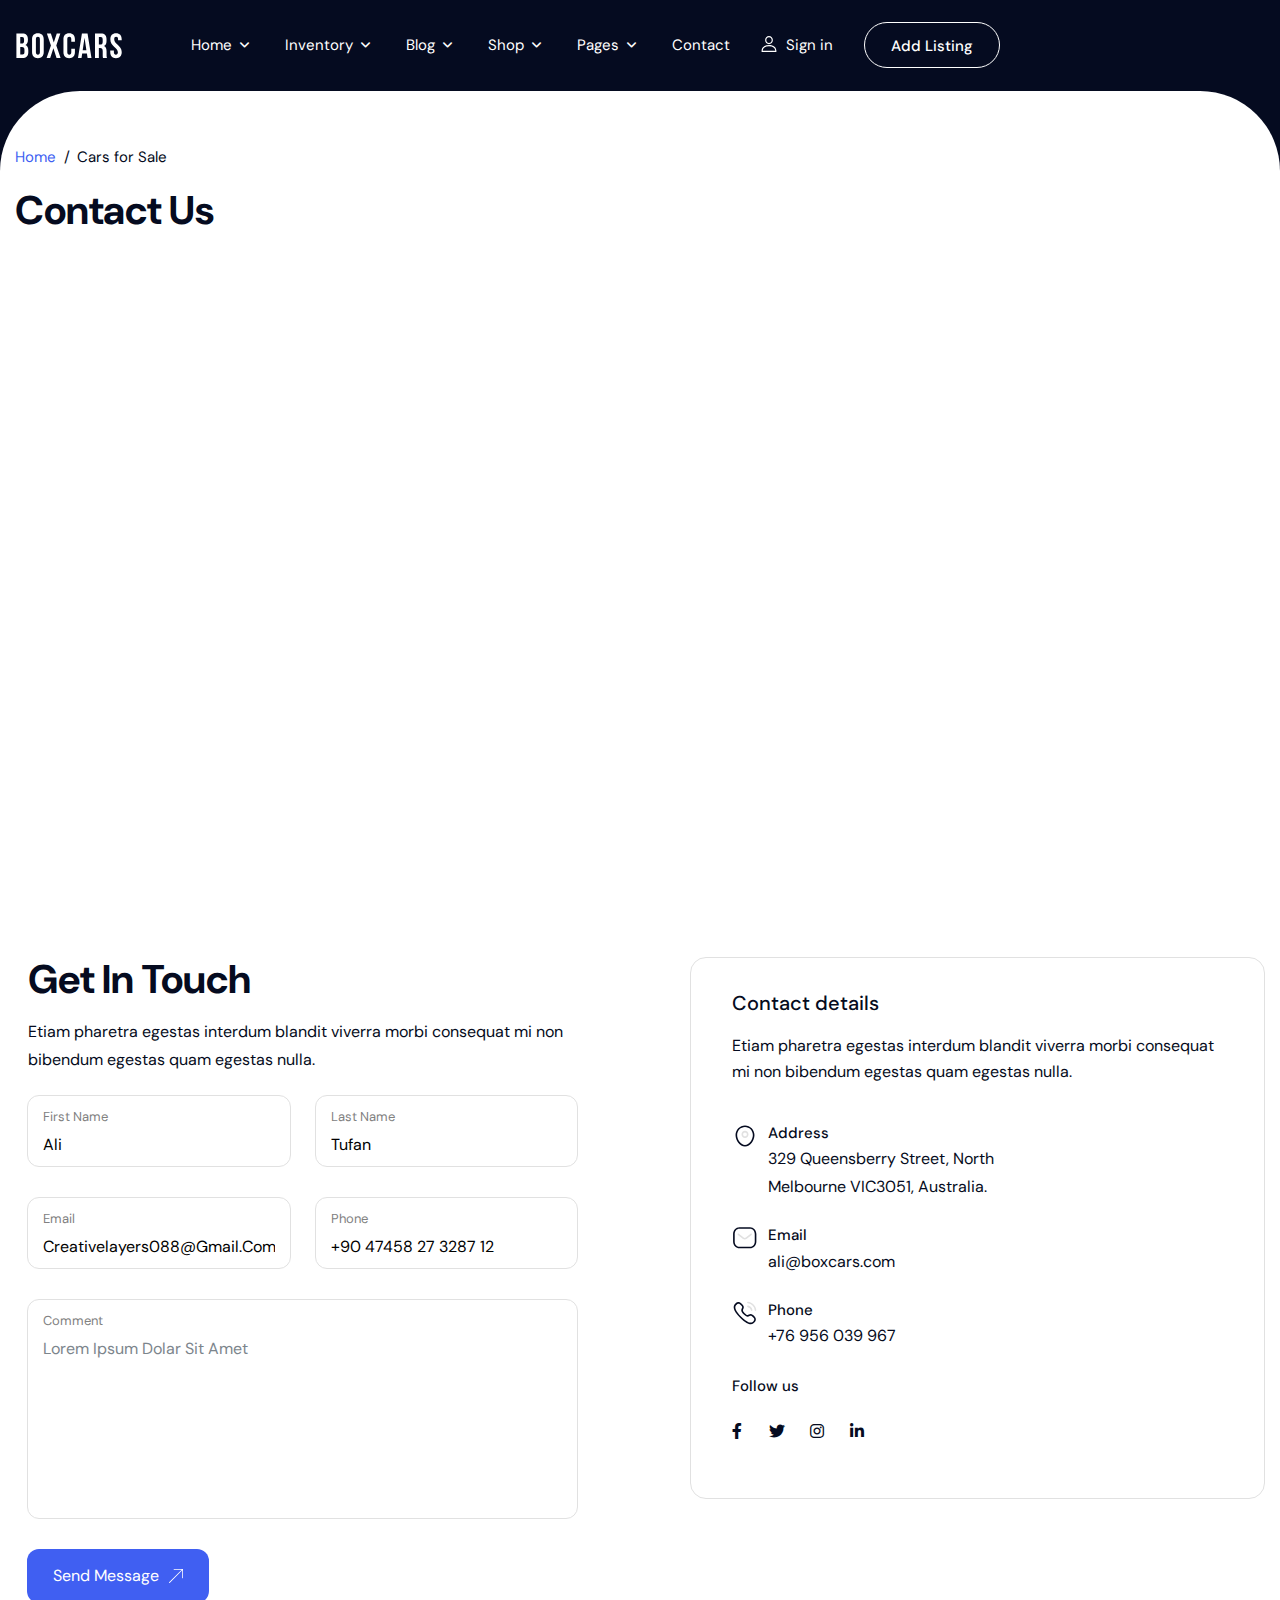
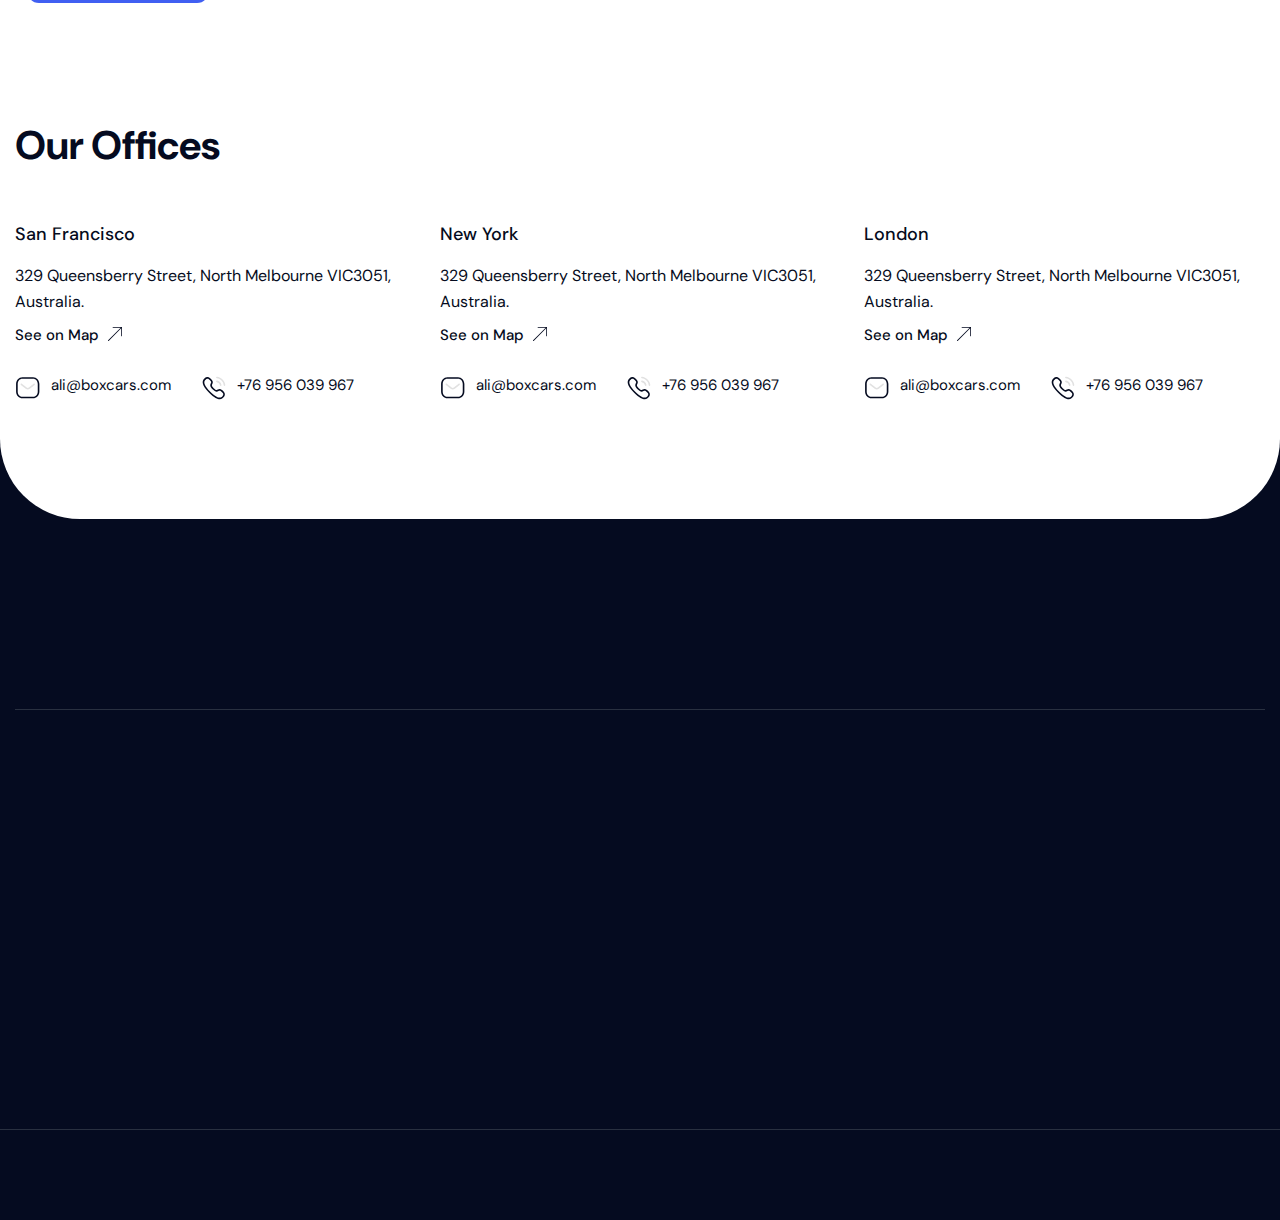
<file: themes/boxcar-html/contact.html>
﻿<!DOCTYPE html>
<html lang="en">
<head>
<meta charset="utf-8">
<title>BOXCAR | HTML Template</title>
<!-- Stylesheets -->
<link href="css/bootstrap.min.css" rel="stylesheet">
<link rel="stylesheet" type="text/css" href="css/slick-theme.css">
<link rel="stylesheet" type="text/css" href="css/slick.css">
<link href="css/mmenu.css" rel="stylesheet">
<link href="css/style.css" rel="stylesheet">

<link rel="shortcut icon" href="images/favicon.png" type="image/x-icon">
<link rel="icon" href="images/favicon.png" type="image/x-icon">
<!-- Responsive -->
<meta http-equiv="X-UA-Compatible" content="IE=edge">
<meta name="viewport" content="width=device-width, initial-scale=1.0, maximum-scale=1.0, user-scalable=0">
<!--[if lt IE 9]><script src="https://cdnjs.cloudflare.com/ajax/libs/html5shiv/3.7.3/html5shiv.js"></script><![endif]-->
<!--[if lt IE 9]><script src="js/respond.js"></script><![endif]-->
</head>

<body>

<div class="boxcar-wrapper">

    <!-- Main Header-->
	<header class="boxcar-header header-style-v1 style-two inner-header cus-style-1">
        <div class="header-inner">
            <div class="inner-container">
                <!-- Main box -->
                <div class="c-box">
                    <div class="logo-inner">
                        <div class="logo"><a href="index.html"><img src="images/logo.svg" alt="" title="Boxcar"></a></div>
                        <div class="layout-search style1">
                            <div class="search-box">
                                <svg class="icon"  width="16" height="16" viewBox="0 0 16 16" fill="none" xmlns="http://www.w3.org/2000/svg">
                                    <path d="M7.29301 1.2876C3.9872 1.2876 1.29431 3.98048 1.29431 7.28631C1.29431 10.5921 3.9872 13.2902 7.29301 13.2902C8.70502 13.2902 10.0036 12.7954 11.03 11.9738L13.5287 14.4712C13.6548 14.5921 13.8232 14.6588 13.9979 14.657C14.1725 14.6552 14.3395 14.5851 14.4631 14.4617C14.5867 14.3382 14.6571 14.1713 14.6591 13.9967C14.6611 13.822 14.5947 13.6535 14.474 13.5272L11.9753 11.0285C12.7976 10.0006 13.293 8.69995 13.293 7.28631C13.293 3.98048 10.5988 1.2876 7.29301 1.2876ZM7.29301 2.62095C9.87824 2.62095 11.9584 4.70108 11.9584 7.28631C11.9584 9.87153 9.87824 11.9569 7.29301 11.9569C4.70778 11.9569 2.62764 9.87153 2.62764 7.28631C2.62764 4.70108 4.70778 2.62095 7.29301 2.62095Z" fill="white"/>
                                </svg>  
                                <input type="search" placeholder="Search Cars eg. Audi Q7" class="show-search" name="name" tabindex="2" value="" aria-required="true" required="">

                            </div>
                            <div class="box-content-search" id="box-content-search">
                                <ul class="box-car-search">
                                    <li><a href="inventory-page-single.html" class="car-search-item">
                                        <div class="box-img">
                                            <img src="images/resource/car-search.jpg" alt="img">
                                        </div>
                                        <div class="info">
                                            <p class="name">Audi, Q5 - 2023 C300e AMG Line Night Ed Premium Plus 5dr 9G-Tronic</p>
                                            <span class="price">$399</span>
                                        </div>
                                    </a></li>
                                    <li><a href="inventory-page-single.html" class="car-search-item">
                                        <div class="box-img">
                                            <img src="images/resource/car-search.jpg" alt="img">
                                        </div>
                                        <div class="info">
                                            <p class="name">Audi, Q5 - 2023 C300e AMG Line Night Ed Premium Plus 5dr 9G-Tronic</p>
                                            <span class="price">$399</span>
                                        </div>
                                    </a></li>
                                    <li><a href="inventory-page-single.html" class="car-search-item">
                                        <div class="box-img">
                                            <img src="images/resource/car-search.jpg" alt="img">
                                        </div>
                                        <div class="info">
                                            <p class="name">Audi, Q5 - 2023 C300e AMG Line Night Ed Premium Plus 5dr 9G-Tronic</p>
                                            <span class="price">$399</span>
                                        </div>
                                    </a></li>
                                    <li><a href="inventory-page-single.html" class="car-search-item">
                                        <div class="box-img">
                                            <img src="images/resource/car-search.jpg" alt="img">
                                        </div>
                                        <div class="info">
                                            <p class="name">Audi, Q5 - 2023 C300e AMG Line Night Ed Premium Plus 5dr 9G-Tronic</p>
                                            <span class="price">$399</span>
                                        </div>
                                    </a></li>
                                </ul>
                                <a href="inventory-page-single.html" class="btn-view-search">
                                    View Details  
                                    <svg width="14" height="14" viewBox="0 0 14 14" fill="none" xmlns="http://www.w3.org/2000/svg">
                                        <g clip-path="url(#clip0_3114_6864)">
                                        <path d="M13.6109 0H5.05533C4.84037 0 4.66643 0.173943 4.66643 0.388901C4.66643 0.603859 4.84037 0.777802 5.05533 0.777802H12.6721L0.113697 13.3362C-0.0382246 13.4881 -0.0382246 13.7342 0.113697 13.8861C0.18964 13.962 0.289171 14 0.388666 14C0.488161 14 0.587656 13.962 0.663635 13.8861L13.222 1.3277V8.94447C13.222 9.15943 13.3959 9.33337 13.6109 9.33337C13.8259 9.33337 13.9998 9.15943 13.9998 8.94447V0.388901C13.9998 0.173943 13.8258 0 13.6109 0Z" fill="#405FF2"/>
                                        </g>
                                        <defs>
                                        <clipPath id="clip0_3114_6864">
                                        <rect width="14" height="14" fill="white"/>
                                        </clipPath>
                                        </defs>
                                    </svg>
                                </a>
                            </div>
                        </div>
                    </div>

                    <!--Nav Box-->
                    <div class="nav-out-bar">    
                        <nav class="nav main-menu">
                            <ul class="navigation" id="navbar">
                                <li class="current-dropdown current"><span>Home <i class="fa-solid fa-angle-down"></i></span>
                                    <ul class="dropdown">
                                        <li><a href="index.html">Home 01</a></li>
                                        <li><a href="index-2.html">Home 02</a></li>
                                        <li><a href="index-3.html">Home 03</a></li>
                                        <li><a href="index-4.html">Home 04</a></li>
                                        <li><a href="index-5.html">Home 05</a></li>
                                        <li><a href="index-6.html">Home 06</a></li>
                                        <li><a href="index-7.html">Home 07</a></li>
                                        <li><a href="index-8.html">Home 08</a></li>
                                        <li><a href="index-9.html">Home 09</a></li>
                                        <li><a href="index-10.html">Home 10</a></li>
                                    </ul>
                                </li>
                                <li class="current-dropdown"><span>Inventory <i class="fa-solid fa-angle-down"></i></span>
                                    <div class="mega-menu">
                                        <div class="mega-column">
                                            <h3>Inventory List</h3>
                                            <ul>
                                                <li><a href="inventory-list-01.html" title="">Inventory List v1</a></li>
                                                <li><a href="inventory-list-02.html" title="">Inventory List v2</a></li>
                                                <li><a href="inventory-map-cards.html" title="">Map - Cards</a></li>
                                                <li><a href="inventory-map-rows.html" title="">Map - Rows</a></li>
                                                <li><a href="inventory-sidebar-rows.html" title="">Sidebar - Rows</a></li>
                                                <li><a href="inventory-sidebar-cards.html" title="">Sidebar - Cards</a></li>
                                                
                                            </ul>
                                        </div>
                                        <div class="mega-column">
                                            <h3>Inventory Single</h3>
                                            <ul>
                                                <li><a href="inventory-page-single.html" title="">Inventory Single v1</a></li>
                                                <li><a href="inventory-page-single-v2.html" title="">Inventory Single v2</a></li>
                                                <li><a href="inventory-page-single-v3.html" title="">Inventory Single v3</a></li>
                                                <li><a href="inventory-page-single-v4.html" title="">Inventory Single v4</a></li>
                                                <li><a href="inventory-page-single-v5.html" title="">Inventory Single v5</a></li>
                                            </ul>
                                        </div>
                                        <div class="mega-column">
                                            <h3>Popular Makes</h3>
                                            <ul>
                                                <li><a href="inventory-page-single.html" title="">Audi</a></li>
                                                <li><a href="inventory-page-single.html" title="">BMW</a></li>
                                                <li><a href="inventory-page-single.html" title="">Ford</a></li>
                                                <li><a href="inventory-page-single.html" title="">Honda</a></li>
                                                <li><a href="inventory-page-single.html" title="">Land Rover</a></li>
                                                <li><a href="inventory-page-single.html" title="">Mercedes-Benz</a></li>
                                            </ul>
                                        </div>
                                        <div class="mega-column">
                                            <h3>Type</h3>
                                            <ul>
                                                <li><a href="inventory-page-single.html" title="">Sedan</a></li>
                                                <li><a href="inventory-page-single.html" title="">SUVs</a></li>
                                                <li><a href="inventory-page-single.html" title="">Sport Coupe</a></li>
                                                <li><a href="inventory-page-single.html" title="">Convertible</a></li>
                                                <li><a href="inventory-page-single.html" title="">Wagon</a></li>
                                            </ul>
                                        </div>
                                    </div>
                                </li>
                                <li class="current-dropdown"><span>Blog <i class="fa-solid fa-angle-down"></i></span>
                                    <ul class="dropdown">
                                        <li><a href="blog-list-01.html">Blog List 01</a></li>
                                        <li><a href="blog-list-02.html">Blog List 02</a></li>
                                        <li><a href="blog-list-03.html">Blog List 03</a></li>
                                        <li><a href="blog-single.html">Blog Single</a></li>
                                    </ul>
                                </li>
                                <li class="current-dropdown"><span>Shop <i class="fa-solid fa-angle-down"></i></span>
                                    <ul class="dropdown">
                                        <li><a href="shop-list.html">Shop List</a></li>
                                        <li><a href="shop-single.html">Shop Single</a></li>
                                        <li><a href="cart.html">Cart</a></li>
                                        <li><a href="checkout.html">Checkout</a></li>
                                    </ul>
                                </li>
                                <li class="current-dropdown right-one"><span>Pages <i class="fa-solid fa-angle-down"></i></span>
                                    <ul class="dropdown">
                                        <li class="nav-sub"><a>Dashboard <i class="fa fa-angle-right"></i></a>
                                            <ul class="dropdown deep subnav-menu">
                                                <li><a href="dashboard.html" title="">Dashboard</a></li>
                                                <li><a href="my-listings.html" title="">My Listings</a></li>
                                                <li><a href="add-listings.html" title="">Add Listings</a></li>
                                                <li><a href="favorite.html" title="">Favorites</a></li>
                                                <li><a href="saved.html" title="">Saved Search</a></li>
                                                <li><a href="messages.html" title="">Messages</a></li>
                                                <li><a href="profile.html" title="">Profile</a></li>
                                            </ul>
                                        </li>
                                        <li><a href="about.html">About</a></li>
                                        <li><a href="contact.html">Services</a></li>
                                        <li><a href="login.html">Login</a></li>
                                        <li><a href="faq.html">FAQs</a></li>
                                        <li><a href="pricing.html">Pricing</a></li>
                                        <li><a href="terms.html">Terms</a></li>
                                        <li><a href="team-list.html">Team List</a></li>
                                        <li><a href="team-single.html">Team Single</a></li>
                                        <li><a href="dealer.html">Dealer List</a></li>
                                        <li><a href="dealer-single.html">Dealer Single</a></li>
                                        <li><a href="loan-calculator.html">Loan Calculator</a></li>
                                        <li><a href="compare.html">Compare</a></li>
                                        <li><a href="404.html">404</a></li>
                                        <li><a href="invoice.html">Invoice</a></li>
                                        <li><a href="ui-elements.html">UI Elements</a></li>
                                    </ul>
                                </li>
                                <li><a href="contact.html">Contact</a>
                                </li>
                            </ul>
                        </nav>
                        <!-- Main Menu End-->
                    </div>

                    <div class="right-box">
                        <a href="login.html" title="" class="box-account"> 
                            <div class="icon">
                                <svg width="16" height="16" viewBox="0 0 16 16" fill="none" xmlns="http://www.w3.org/2000/svg">
                                    <g clip-path="url(#clip0_147_6490)">
                                    <path d="M7.99998 9.01221C3.19258 9.01221 0.544983 11.2865 0.544983 15.4161C0.544983 15.7386 0.806389 16.0001 1.12892 16.0001H14.871C15.1935 16.0001 15.455 15.7386 15.455 15.4161C15.455 11.2867 12.8074 9.01221 7.99998 9.01221ZM1.73411 14.8322C1.9638 11.7445 4.06889 10.1801 7.99998 10.1801C11.9311 10.1801 14.0362 11.7445 14.2661 14.8322H1.73411Z" fill="white"/>
                                    <path d="M7.99999 0C5.79171 0 4.12653 1.69869 4.12653 3.95116C4.12653 6.26959 5.86415 8.15553 7.99999 8.15553C10.1358 8.15553 11.8735 6.26959 11.8735 3.95134C11.8735 1.69869 10.2083 0 7.99999 0ZM7.99999 6.98784C6.50803 6.98784 5.2944 5.62569 5.2944 3.95134C5.2944 2.3385 6.43231 1.16788 7.99999 1.16788C9.54259 1.16788 10.7056 2.36438 10.7056 3.95134C10.7056 5.62569 9.49196 6.98784 7.99999 6.98784Z" fill="white"/>
                                    </g>
                                    <defs>
                                    <clipPath id="clip0_147_6490">
                                    <rect width="16" height="16" fill="white"/>
                                    </clipPath>
                                    </defs>
                                </svg>
                            </div>
                              Sign in</a>
                        <div class="btn">
                            <a href="https://creativelayers.net/themes/boxcar-html/add-listing-page.html" class="header-btn-two btn-anim">Add Listing</a>
                        </div>
                        <div class="mobile-navigation">
                            <a href="contact.html#nav-mobile" title="">
                               <svg width="22" height="11" viewBox="0 0 22 11" fill="none" xmlns="http://www.w3.org/2000/svg">
                                    <rect width="22" height="2" fill="white"/>
                                    <rect y="9" width="22" height="2" fill="white"/>
                                </svg>
                            </a>
                        </div>
                    </div>
                </div>
                <!-- Mobile Menu  -->
            </div>
        </div>

        <!-- Header Search -->
        <div class="search-popup">
            <span class="search-back-drop"></span>
            <button class="close-search"><span class="fa fa-times"></span></button>
        
            <div class="search-inner">
                <form method="post" action="index.html">
                    <div class="form-group">
                        <input type="search" name="search-field" value="" placeholder="Search..." required="">
                        <button type="submit"><i class="fa fa-search"></i></button>
                    </div>
                </form>
            </div>
        </div>
        <!-- End Header Search -->

        <div id="nav-mobile"></div>
	</header>
    <!-- End header-section -->

    <!-- contact-us-section -->
    <section class="contact-us-section layout-radius">
        <div class="boxcar-container">
            <!-- boxcar-title -->
            <div class="boxcar-title-three wow fadeInUp">
                <ul class="breadcrumb">
                    <li><a href="contact.html#">Home</a></li>
                    <li><span>Cars for Sale</span></li>
                </ul>
                <h2>Contact Us</h2>
            </div>
            <!-- End section title -->

            <!-- map-sec -->
            <div class="map-sec">
                <div class="goole-iframe">
                    <iframe src="https://maps.google.com/maps?width=100%25&height=600&hl=en&q=1%20Grafton%20Street,%20Dublin,%20Ireland+(My%20Business%20Name)&t=&z=14&ie=UTF8&iwloc=B&output=embed">
                    </iframe>
                </div>
            </div>
            <!-- End map-section -->
            
            <!-- calculater-section -->
            <div class="calculater-sec">
                <div class="right-box">
                    <div class="row">
                        <!-- content-column -->
                        <div class="col-lg-6 content-column">
                            <div class="inner-column">
                                <div class="boxcar-title">
                                    <h2>Get In Touch</h2>
                                    <p>Etiam pharetra egestas interdum blandit viverra morbi consequat mi non bibendum egestas quam egestas nulla.</p>
                                </div>
                                <form class="row">
                                    <div class="col-lg-6">
                                        <div class="form_boxes">
                                            <label>First Name</label>
                                            <input type="text" name="name" placeholder="Ali">
                                        </div>
                                    </div>
                                    <div class="col-lg-6">
                                        <div class="form_boxes">
                                            <label>Last Name</label>
                                            <input type="text" name="last-name" placeholder="Tufan">
                                        </div>
                                    </div>
                                    <div class="col-lg-6">
                                        <div class="form_boxes">
                                            <label>Email</label>
                                            <input type="email" name="email" placeholder="Creativelayers088@Gmail.Com">
                                        </div>
                                    </div>
                                    <div class="col-lg-6">
                                        <div class="form_boxes">
                                            <label>Phone</label>
                                            <input type="number" name="number" placeholder="+90 47458 27 3287 12">
                                        </div>
                                    </div>
                                    <div class="col-lg-12">
                                        <div class="form_boxes v2">
                                            <label>Comment</label>
                                            <textarea name="message" placeholder="Lorem Ipsum Dolar Sit Amet" required="" style="color:#000; width: 100%;"></textarea>
                                        </div>
                                    </div>
                                    <div class="form-submit">
                                        <button type="submit" class="theme-btn">Send Message<img src="images/arrow.svg" alt="">
                                        </button>
                                    </div>
                                </form>
                            </div>
                        </div>
                        <!-- contact-column -->
                        <div class="contact-column col-lg-6 col-md-12 col-sm-12">
                            <div class="inner-column">
                                <div class="boxcar-title">
                                    <h6 class="title">Contact details</h6>
                                    <div class="text">Etiam pharetra egestas interdum blandit viverra morbi consequat 
                                    mi non bibendum egestas quam egestas nulla.</div>
                                </div>
                                <div class="content-box">
                                    <h6 class="title">
                                        <span class="icon">
                                            <svg width="26" height="26" viewBox="0 0 26 26" fill="none" xmlns="http://www.w3.org/2000/svg">
                                                <path fill-rule="evenodd" clip-rule="evenodd" d="M12.9999 4.0625C8.67871 4.0625 5.14575 7.64734 5.14575 12.1068C5.14575 14.3555 6.04517 16.8458 7.5169 18.7689C8.99243 20.697 10.9454 21.9375 12.9999 21.9375C15.0545 21.9375 17.0074 20.697 18.483 18.7689C19.9547 16.8458 20.8541 14.3555 20.8541 12.1068C20.8541 7.64734 17.3211 4.0625 12.9999 4.0625ZM3.52075 12.1068C3.52075 6.78329 7.74819 2.4375 12.9999 2.4375C18.2516 2.4375 22.4791 6.78329 22.4791 12.1068C22.4791 14.7496 21.4384 17.5809 19.7735 19.7564C18.1123 21.9271 15.7319 23.5625 12.9999 23.5625C10.268 23.5625 7.8876 21.9271 6.22642 19.7564C4.56143 17.5809 3.52075 14.7496 3.52075 12.1068Z" fill="#050B20"/>
                                                <path fill-rule="evenodd" clip-rule="evenodd" d="M9.479 11.375C9.479 9.4305 11.0554 7.85417 12.9998 7.85417C14.9443 7.85417 16.5207 9.4305 16.5207 11.375C16.5207 13.3195 14.9443 14.8958 12.9998 14.8958C11.0554 14.8958 9.479 13.3195 9.479 11.375ZM12.9998 9.47917C11.9528 9.47917 11.104 10.328 11.104 11.375C11.104 12.422 11.9528 13.2708 12.9998 13.2708C14.0469 13.2708 14.8957 12.422 14.8957 11.375C14.8957 10.328 14.0469 9.47917 12.9998 9.47917Z" fill="#E1E1E1"/>
                                            </svg>                                                
                                        </span>
                                    Address</h6>
                                    <div class="text">329 Queensberry Street, North <br>Melbourne VIC3051, Australia.</div>
                                </div>
                                <div class="content-box">
                                    <h6 class="title">
                                        <span class="icon">
                                            <svg width="26" height="26" viewBox="0 0 26 26" fill="none" xmlns="http://www.w3.org/2000/svg">
                                                <path fill-rule="evenodd" clip-rule="evenodd" d="M12.7584 14.5869C12.0336 14.5869 11.3111 14.3474 10.7065 13.8686L5.84779 9.95128C5.49787 9.66962 5.44371 9.1572 5.72429 8.80837C6.00704 8.46062 6.51837 8.40537 6.86721 8.68595L11.7216 12.5989C12.3316 13.0821 13.1906 13.0821 13.8049 12.5946L18.6106 8.68812C18.9594 8.4032 19.4707 8.45737 19.7546 8.8062C20.0373 9.15395 19.9842 9.66528 19.6365 9.94912L14.8221 13.8621C14.2133 14.3453 13.4853 14.5869 12.7584 14.5869Z" fill="#E1E1E1"/>
                                                <path fill-rule="evenodd" clip-rule="evenodd" d="M18.0472 21.6667C18.0493 21.6645 18.058 21.6667 18.0645 21.6667C19.3006 21.6667 20.3969 21.2247 21.2376 20.3851C22.2137 19.4133 22.7499 18.0169 22.7499 16.4537V9.01333C22.7499 5.98758 20.7718 3.79166 18.0472 3.79166H7.411C4.68642 3.79166 2.70825 5.98758 2.70825 9.01333V16.4537C2.70825 18.0169 3.24558 19.4133 4.22058 20.3851C5.06125 21.2247 6.15867 21.6667 7.39367 21.6667H18.0472ZM7.39042 23.2917C5.71883 23.2917 4.226 22.685 3.07334 21.5367C1.78959 20.2562 1.08325 18.4513 1.08325 16.4537V9.01333C1.08325 5.11008 3.8035 2.16666 7.411 2.16666H18.0472C21.6547 2.16666 24.3749 5.11008 24.3749 9.01333V16.4537C24.3749 18.4513 23.6686 20.2562 22.3848 21.5367C21.2333 22.6839 19.7393 23.2917 18.0645 23.2917H7.39042Z" fill="#050B20"/>
                                            </svg>
                                        </span>
                                        Email</h6>
                                    <div class="text">ali@boxcars.com</div>
                                </div>
                                <div class="content-box">
                                    <h6 class="title">
                                        <span class="icon">
                                            <svg width="26" height="26" viewBox="0 0 26 26" fill="none" xmlns="http://www.w3.org/2000/svg">
                                                <path d="M23.5126 10.9886C23.1042 10.9886 22.7532 10.682 22.7066 10.2671C22.2949 6.60979 19.4533 3.77145 15.796 3.3652C15.3507 3.31537 15.029 2.91454 15.0788 2.4682C15.1276 2.02295 15.5273 1.69037 15.9758 1.75103C20.3926 2.2407 23.8246 5.66837 24.3207 10.0851C24.3717 10.5315 24.0499 10.9333 23.6047 10.9832C23.5743 10.9864 23.5429 10.9886 23.5126 10.9886Z" fill="#E1E1E1"/>
                                                <path d="M19.676 11.0003C19.2947 11.0003 18.9556 10.7316 18.8798 10.3438C18.5678 8.74044 17.3317 7.50436 15.7305 7.19344C15.2896 7.10786 15.0025 6.68211 15.0881 6.24119C15.1737 5.80027 15.6103 5.51319 16.0403 5.59877C18.2948 6.03644 20.0357 7.77628 20.4744 10.0318C20.56 10.4738 20.2729 10.8995 19.8331 10.9851C19.78 10.9949 19.728 11.0003 19.676 11.0003Z" fill="#E1E1E1"/>
                                                <path fill-rule="evenodd" clip-rule="evenodd" d="M8.10554 17.8102C13.2113 22.9171 16.6108 24.2561 18.758 24.2561C19.8175 24.2561 20.5737 23.93 21.0774 23.5681C21.1002 23.5551 23.4315 22.1295 23.8399 19.9715C24.0328 18.9586 23.7511 17.9565 23.0274 17.0725C20.0461 13.4531 18.5273 13.7911 16.8503 14.6068C15.82 15.1116 15.0064 15.5038 12.7087 13.2082C10.4122 10.9108 10.8084 10.0971 11.3099 9.06703C12.1267 7.39003 12.4628 5.87083 8.84221 2.88733C7.96038 2.16692 6.96479 1.88525 5.95296 2.07483C3.82638 2.47242 2.39421 4.76583 2.39421 4.76583C1.25454 6.36592 0.481047 10.1868 8.10554 17.8102ZM6.28446 3.66517C6.37979 3.65 6.47404 3.64133 6.56721 3.64133C6.99188 3.64133 7.40138 3.80708 7.80979 4.14292C10.7294 6.54789 10.36 7.30624 9.84864 8.35598C9.08055 9.93439 8.67863 11.4749 11.5593 14.3576C14.4431 17.2404 15.9847 16.8385 17.5609 16.0682L17.5635 16.0669C18.612 15.5573 19.37 15.1889 21.7718 18.1049C22.1824 18.6054 22.3395 19.1059 22.2507 19.6335C22.0459 20.8468 20.6354 21.9334 20.2086 22.1977C18.68 23.2876 14.9999 22.4068 9.25388 16.6619C3.51004 10.917 2.62821 7.23692 3.75704 5.64983C3.98238 5.28258 5.07329 3.86992 6.28446 3.66517Z" fill="#050B20"/>
                                            </svg>
                                                
                                        </span>
                                        Phone</h6>
                                    <div class="text">+76 956 039 967</div>
                                </div>
                                <div class="social-icons">
                                    <h6 class="title">Follow us</h6>
                                    <ul class="social-links">
                                        <li><a href="contact.html#"><i class="fa-brands fa-facebook-f"></i></a></li>
                                        <li><a href="contact.html#"><i class="fa-brands fa-twitter"></i></a></li>
                                        <li><a href="contact.html#"><i class="fa-brands fa-instagram"></i></a></li>
                                        <li><a href="contact.html#"><i class="fa-brands fa-linkedin-in"></i></a></li>
                                    </ul>
                                </div>
                            </div>
                        </div>
                    </div>
                </div>
            </div>
            <!-- End calculater-section -->

            <!-- office-section -->
            <div class="ofice-section">
                <div class="boxcar-title">
                    <h2>Our Offices</h2>
                </div>
                <div class="row">
                    <!-- ofice-block -->
                    <div class="ofice-block col-lg-4 col-md-6 col-sm-12">
                        <div class="inner-box">
                            <h6 class="title">San Francisco</h6>
                            <div class="text">329 Queensberry Street, North Melbourne 
                                VIC3051, Australia.
                            </div>
                            <a href="contact.html#" class="ofice-btn">See on Map<svg xmlns="http://www.w3.org/2000/svg" width="14" height="14" viewbox="0 0 14 14" fill="none">
                                <g clip-path="url(#clip0_801_1108)">
                                  <path d="M13.6109 0H5.05533C4.84037 0 4.66643 0.173943 4.66643 0.388901C4.66643 0.603859 4.84037 0.777802 5.05533 0.777802H12.6721L0.113697 13.3362C-0.0382246 13.4881 -0.0382246 13.7342 0.113697 13.8861C0.18964 13.962 0.289171 14 0.388666 14C0.488161 14 0.587656 13.962 0.663635 13.8861L13.222 1.3277V8.94447C13.222 9.15943 13.3959 9.33337 13.6109 9.33337C13.8259 9.33337 13.9998 9.15943 13.9998 8.94447V0.388901C13.9998 0.173943 13.8258 0 13.6109 0Z" fill="#050B20"></path>
                                </g>
                                <defs>
                                  <clippath id="clip0_801_1108">
                                    <rect width="14" height="14" fill="white"></rect>
                                  </clippath>
                                </defs>
                              </svg>
                            </a>
                            <ul class="contact-list">
                                <li>
                                    <!-- <i class="fa-solid fa-envelope"></i> -->
                                    <span class="icon">
                                        <svg width="26" height="26" viewBox="0 0 26 26" fill="none" xmlns="http://www.w3.org/2000/svg">
                                            <path fill-rule="evenodd" clip-rule="evenodd" d="M12.7585 14.5869C12.0338 14.5869 11.3112 14.3474 10.7067 13.8686L5.84791 9.95128C5.49799 9.66962 5.44383 9.1572 5.72441 8.80837C6.00716 8.46062 6.5185 8.40537 6.86733 8.68595L11.7218 12.5989C12.3317 13.0821 13.1908 13.0821 13.805 12.5946L18.6107 8.68812C18.9595 8.4032 19.4709 8.45737 19.7547 8.8062C20.0374 9.15395 19.9843 9.66528 19.6366 9.94912L14.8223 13.8621C14.2134 14.3453 13.4854 14.5869 12.7585 14.5869Z" fill="#E1E1E1"/>
                                            <path fill-rule="evenodd" clip-rule="evenodd" d="M18.0473 21.6667C18.0495 21.6645 18.0581 21.6667 18.0646 21.6667C19.3007 21.6667 20.397 21.2247 21.2377 20.3851C22.2138 19.4134 22.75 18.0169 22.75 16.4537V9.01335C22.75 5.9876 20.7719 3.79169 18.0473 3.79169H7.41112C4.68654 3.79169 2.70837 5.9876 2.70837 9.01335V16.4537C2.70837 18.0169 3.24571 19.4134 4.22071 20.3851C5.06137 21.2247 6.15879 21.6667 7.39379 21.6667H18.0473ZM7.39054 23.2917C5.71896 23.2917 4.22612 22.685 3.07346 21.5367C1.78971 20.2562 1.08337 18.4514 1.08337 16.4537V9.01335C1.08337 5.1101 3.80362 2.16669 7.41112 2.16669H18.0473C21.6548 2.16669 24.375 5.1101 24.375 9.01335V16.4537C24.375 18.4514 23.6687 20.2562 22.385 21.5367C21.2334 22.6839 19.7395 23.2917 18.0646 23.2917H7.39054Z" fill="#050B20"/>
                                        </svg>      
                                    </span>
                                    ali@boxcars.com
                                </li>
                                <li>
                                    <!-- <i class="fa-solid fa-phone"></i> -->
                                    <span class="icon">
                                        <svg width="26" height="26" viewBox="0 0 26 26" fill="none" xmlns="http://www.w3.org/2000/svg">
                                            <path d="M23.5124 10.9886C23.104 10.9886 22.753 10.6821 22.7064 10.2671C22.2948 6.6098 19.4532 3.77147 15.7959 3.36522C15.3506 3.31538 15.0289 2.91455 15.0787 2.46822C15.1274 2.02297 15.5272 1.69038 15.9757 1.75105C20.3924 2.24072 23.8244 5.66838 24.3206 10.0851C24.3715 10.5315 24.0498 10.9333 23.6045 10.9832C23.5742 10.9864 23.5428 10.9886 23.5124 10.9886Z" fill="#E1E1E1"/>
                                            <path d="M19.676 11.0003C19.2947 11.0003 18.9556 10.7316 18.8798 10.3438C18.5678 8.74044 17.3317 7.50435 15.7305 7.19344C15.2896 7.10785 15.0025 6.6821 15.0881 6.24119C15.1737 5.80027 15.6103 5.51319 16.0403 5.59877C18.2948 6.03644 20.0357 7.77627 20.4744 10.0318C20.56 10.4738 20.2729 10.8995 19.8331 10.9851C19.78 10.9949 19.728 11.0003 19.676 11.0003Z" fill="#E1E1E1"/>
                                            <path fill-rule="evenodd" clip-rule="evenodd" d="M8.10567 17.8102C13.2115 22.917 16.611 24.256 18.7581 24.256C19.8176 24.256 20.5738 23.9299 21.0776 23.5681C21.1003 23.5551 23.4316 22.1294 23.8401 19.9714C24.0329 18.9585 23.7512 17.9564 23.0276 17.0724C20.0462 13.453 18.5274 13.791 16.8504 14.6068C15.8201 15.1116 15.0066 15.5038 12.7088 13.2082C10.4124 10.9108 10.8085 10.0971 11.31 9.067C12.1268 7.39 12.4629 5.8708 8.84233 2.8873C7.9605 2.16689 6.96492 1.88522 5.95308 2.0748C3.8265 2.47239 2.39433 4.7658 2.39433 4.7658C1.25467 6.36589 0.481169 10.1868 8.10567 17.8102ZM6.28458 3.66514C6.37992 3.64997 6.47417 3.6413 6.56733 3.6413C6.992 3.6413 7.4015 3.80705 7.80992 4.14289C10.7295 6.54786 10.3601 7.30621 9.84876 8.35595C9.08068 9.93437 8.67875 11.4749 11.5594 14.3576C14.4432 17.2404 15.9848 16.8384 17.5611 16.0682L17.5637 16.0669C18.6121 15.5573 19.3701 15.1888 21.772 18.1049C22.1826 18.6054 22.3396 19.1059 22.2508 19.6334C22.0461 20.8468 20.6356 21.9334 20.2087 22.1977C18.6801 23.2875 15.0001 22.4068 9.254 16.6619C3.51016 10.9169 2.62833 7.23689 3.75716 5.6498C3.9825 5.28255 5.07342 3.86989 6.28458 3.66514Z" fill="#050B20"/>
                                        </svg>      
                                    </span>
                                    +76 956 039 967
                                </li>
                            </ul>
                        </div>
                    </div>
                    <!-- ofice-block -->
                    <div class="ofice-block col-lg-4 col-md-6 col-sm-12">
                        <div class="inner-box">
                            <h6 class="title">New York</h6>
                            <div class="text">329 Queensberry Street, North Melbourne 
                                VIC3051, Australia.
                            </div>
                            <a href="contact.html#" class="ofice-btn">See on Map<svg xmlns="http://www.w3.org/2000/svg" width="14" height="14" viewbox="0 0 14 14" fill="none">
                                <g clip-path="url(#clip0_801_1108)">
                                  <path d="M13.6109 0H5.05533C4.84037 0 4.66643 0.173943 4.66643 0.388901C4.66643 0.603859 4.84037 0.777802 5.05533 0.777802H12.6721L0.113697 13.3362C-0.0382246 13.4881 -0.0382246 13.7342 0.113697 13.8861C0.18964 13.962 0.289171 14 0.388666 14C0.488161 14 0.587656 13.962 0.663635 13.8861L13.222 1.3277V8.94447C13.222 9.15943 13.3959 9.33337 13.6109 9.33337C13.8259 9.33337 13.9998 9.15943 13.9998 8.94447V0.388901C13.9998 0.173943 13.8258 0 13.6109 0Z" fill="#050B20"></path>
                                </g>
                                <defs>
                                  <clippath id="clip0_801_1108">
                                    <rect width="14" height="14" fill="white"></rect>
                                  </clippath>
                                </defs>
                              </svg>
                            </a>
                            <ul class="contact-list">
                                <li>
                                    <span class="icon">
                                        <svg width="26" height="26" viewBox="0 0 26 26" fill="none" xmlns="http://www.w3.org/2000/svg">
                                            <path fill-rule="evenodd" clip-rule="evenodd" d="M12.7585 14.5869C12.0338 14.5869 11.3112 14.3474 10.7067 13.8686L5.84791 9.95128C5.49799 9.66962 5.44383 9.1572 5.72441 8.80837C6.00716 8.46062 6.5185 8.40537 6.86733 8.68595L11.7218 12.5989C12.3317 13.0821 13.1908 13.0821 13.805 12.5946L18.6107 8.68812C18.9595 8.4032 19.4709 8.45737 19.7547 8.8062C20.0374 9.15395 19.9843 9.66528 19.6366 9.94912L14.8223 13.8621C14.2134 14.3453 13.4854 14.5869 12.7585 14.5869Z" fill="#E1E1E1"/>
                                            <path fill-rule="evenodd" clip-rule="evenodd" d="M18.0473 21.6667C18.0495 21.6645 18.0581 21.6667 18.0646 21.6667C19.3007 21.6667 20.397 21.2247 21.2377 20.3851C22.2138 19.4134 22.75 18.0169 22.75 16.4537V9.01335C22.75 5.9876 20.7719 3.79169 18.0473 3.79169H7.41112C4.68654 3.79169 2.70837 5.9876 2.70837 9.01335V16.4537C2.70837 18.0169 3.24571 19.4134 4.22071 20.3851C5.06137 21.2247 6.15879 21.6667 7.39379 21.6667H18.0473ZM7.39054 23.2917C5.71896 23.2917 4.22612 22.685 3.07346 21.5367C1.78971 20.2562 1.08337 18.4514 1.08337 16.4537V9.01335C1.08337 5.1101 3.80362 2.16669 7.41112 2.16669H18.0473C21.6548 2.16669 24.375 5.1101 24.375 9.01335V16.4537C24.375 18.4514 23.6687 20.2562 22.385 21.5367C21.2334 22.6839 19.7395 23.2917 18.0646 23.2917H7.39054Z" fill="#050B20"/>
                                        </svg>      
                                    </span>
                                    ali@boxcars.com
                                </li>
                                <li>
                                    <span class="icon">
                                        <svg width="26" height="26" viewBox="0 0 26 26" fill="none" xmlns="http://www.w3.org/2000/svg">
                                            <path d="M23.5124 10.9886C23.104 10.9886 22.753 10.6821 22.7064 10.2671C22.2948 6.6098 19.4532 3.77147 15.7959 3.36522C15.3506 3.31538 15.0289 2.91455 15.0787 2.46822C15.1274 2.02297 15.5272 1.69038 15.9757 1.75105C20.3924 2.24072 23.8244 5.66838 24.3206 10.0851C24.3715 10.5315 24.0498 10.9333 23.6045 10.9832C23.5742 10.9864 23.5428 10.9886 23.5124 10.9886Z" fill="#E1E1E1"/>
                                            <path d="M19.676 11.0003C19.2947 11.0003 18.9556 10.7316 18.8798 10.3438C18.5678 8.74044 17.3317 7.50435 15.7305 7.19344C15.2896 7.10785 15.0025 6.6821 15.0881 6.24119C15.1737 5.80027 15.6103 5.51319 16.0403 5.59877C18.2948 6.03644 20.0357 7.77627 20.4744 10.0318C20.56 10.4738 20.2729 10.8995 19.8331 10.9851C19.78 10.9949 19.728 11.0003 19.676 11.0003Z" fill="#E1E1E1"/>
                                            <path fill-rule="evenodd" clip-rule="evenodd" d="M8.10567 17.8102C13.2115 22.917 16.611 24.256 18.7581 24.256C19.8176 24.256 20.5738 23.9299 21.0776 23.5681C21.1003 23.5551 23.4316 22.1294 23.8401 19.9714C24.0329 18.9585 23.7512 17.9564 23.0276 17.0724C20.0462 13.453 18.5274 13.791 16.8504 14.6068C15.8201 15.1116 15.0066 15.5038 12.7088 13.2082C10.4124 10.9108 10.8085 10.0971 11.31 9.067C12.1268 7.39 12.4629 5.8708 8.84233 2.8873C7.9605 2.16689 6.96492 1.88522 5.95308 2.0748C3.8265 2.47239 2.39433 4.7658 2.39433 4.7658C1.25467 6.36589 0.481169 10.1868 8.10567 17.8102ZM6.28458 3.66514C6.37992 3.64997 6.47417 3.6413 6.56733 3.6413C6.992 3.6413 7.4015 3.80705 7.80992 4.14289C10.7295 6.54786 10.3601 7.30621 9.84876 8.35595C9.08068 9.93437 8.67875 11.4749 11.5594 14.3576C14.4432 17.2404 15.9848 16.8384 17.5611 16.0682L17.5637 16.0669C18.6121 15.5573 19.3701 15.1888 21.772 18.1049C22.1826 18.6054 22.3396 19.1059 22.2508 19.6334C22.0461 20.8468 20.6356 21.9334 20.2087 22.1977C18.6801 23.2875 15.0001 22.4068 9.254 16.6619C3.51016 10.9169 2.62833 7.23689 3.75716 5.6498C3.9825 5.28255 5.07342 3.86989 6.28458 3.66514Z" fill="#050B20"/>
                                        </svg>      
                                    </span>
                                    +76 956 039 967</li>
                            </ul>
                        </div>
                    </div>
                    <!-- ofice-block -->
                    <div class="ofice-block col-lg-4 col-md-6 col-sm-12">
                        <div class="inner-box">
                            <h6 class="title">London</h6>
                            <div class="text">329 Queensberry Street, North Melbourne 
                                VIC3051, Australia.
                            </div>
                            <a href="contact.html#" class="ofice-btn">See on Map<svg xmlns="http://www.w3.org/2000/svg" width="14" height="14" viewbox="0 0 14 14" fill="none">
                                <g clip-path="url(#clip0_801_1108)">
                                  <path d="M13.6109 0H5.05533C4.84037 0 4.66643 0.173943 4.66643 0.388901C4.66643 0.603859 4.84037 0.777802 5.05533 0.777802H12.6721L0.113697 13.3362C-0.0382246 13.4881 -0.0382246 13.7342 0.113697 13.8861C0.18964 13.962 0.289171 14 0.388666 14C0.488161 14 0.587656 13.962 0.663635 13.8861L13.222 1.3277V8.94447C13.222 9.15943 13.3959 9.33337 13.6109 9.33337C13.8259 9.33337 13.9998 9.15943 13.9998 8.94447V0.388901C13.9998 0.173943 13.8258 0 13.6109 0Z" fill="#050B20"></path>
                                </g>
                                <defs>
                                  <clippath id="clip0_801_1108">
                                    <rect width="14" height="14" fill="white"></rect>
                                  </clippath>
                                </defs>
                              </svg>
                            </a>
                            <ul class="contact-list">
                                <li>
                                    <span class="icon">
                                        <svg width="26" height="26" viewBox="0 0 26 26" fill="none" xmlns="http://www.w3.org/2000/svg">
                                            <path fill-rule="evenodd" clip-rule="evenodd" d="M12.7585 14.5869C12.0338 14.5869 11.3112 14.3474 10.7067 13.8686L5.84791 9.95128C5.49799 9.66962 5.44383 9.1572 5.72441 8.80837C6.00716 8.46062 6.5185 8.40537 6.86733 8.68595L11.7218 12.5989C12.3317 13.0821 13.1908 13.0821 13.805 12.5946L18.6107 8.68812C18.9595 8.4032 19.4709 8.45737 19.7547 8.8062C20.0374 9.15395 19.9843 9.66528 19.6366 9.94912L14.8223 13.8621C14.2134 14.3453 13.4854 14.5869 12.7585 14.5869Z" fill="#E1E1E1"/>
                                            <path fill-rule="evenodd" clip-rule="evenodd" d="M18.0473 21.6667C18.0495 21.6645 18.0581 21.6667 18.0646 21.6667C19.3007 21.6667 20.397 21.2247 21.2377 20.3851C22.2138 19.4134 22.75 18.0169 22.75 16.4537V9.01335C22.75 5.9876 20.7719 3.79169 18.0473 3.79169H7.41112C4.68654 3.79169 2.70837 5.9876 2.70837 9.01335V16.4537C2.70837 18.0169 3.24571 19.4134 4.22071 20.3851C5.06137 21.2247 6.15879 21.6667 7.39379 21.6667H18.0473ZM7.39054 23.2917C5.71896 23.2917 4.22612 22.685 3.07346 21.5367C1.78971 20.2562 1.08337 18.4514 1.08337 16.4537V9.01335C1.08337 5.1101 3.80362 2.16669 7.41112 2.16669H18.0473C21.6548 2.16669 24.375 5.1101 24.375 9.01335V16.4537C24.375 18.4514 23.6687 20.2562 22.385 21.5367C21.2334 22.6839 19.7395 23.2917 18.0646 23.2917H7.39054Z" fill="#050B20"/>
                                        </svg>      
                                    </span>
                                    ali@boxcars.com</li>
                                <li>
                                    <span class="icon">
                                        <svg width="26" height="26" viewBox="0 0 26 26" fill="none" xmlns="http://www.w3.org/2000/svg">
                                            <path d="M23.5124 10.9886C23.104 10.9886 22.753 10.6821 22.7064 10.2671C22.2948 6.6098 19.4532 3.77147 15.7959 3.36522C15.3506 3.31538 15.0289 2.91455 15.0787 2.46822C15.1274 2.02297 15.5272 1.69038 15.9757 1.75105C20.3924 2.24072 23.8244 5.66838 24.3206 10.0851C24.3715 10.5315 24.0498 10.9333 23.6045 10.9832C23.5742 10.9864 23.5428 10.9886 23.5124 10.9886Z" fill="#E1E1E1"/>
                                            <path d="M19.676 11.0003C19.2947 11.0003 18.9556 10.7316 18.8798 10.3438C18.5678 8.74044 17.3317 7.50435 15.7305 7.19344C15.2896 7.10785 15.0025 6.6821 15.0881 6.24119C15.1737 5.80027 15.6103 5.51319 16.0403 5.59877C18.2948 6.03644 20.0357 7.77627 20.4744 10.0318C20.56 10.4738 20.2729 10.8995 19.8331 10.9851C19.78 10.9949 19.728 11.0003 19.676 11.0003Z" fill="#E1E1E1"/>
                                            <path fill-rule="evenodd" clip-rule="evenodd" d="M8.10567 17.8102C13.2115 22.917 16.611 24.256 18.7581 24.256C19.8176 24.256 20.5738 23.9299 21.0776 23.5681C21.1003 23.5551 23.4316 22.1294 23.8401 19.9714C24.0329 18.9585 23.7512 17.9564 23.0276 17.0724C20.0462 13.453 18.5274 13.791 16.8504 14.6068C15.8201 15.1116 15.0066 15.5038 12.7088 13.2082C10.4124 10.9108 10.8085 10.0971 11.31 9.067C12.1268 7.39 12.4629 5.8708 8.84233 2.8873C7.9605 2.16689 6.96492 1.88522 5.95308 2.0748C3.8265 2.47239 2.39433 4.7658 2.39433 4.7658C1.25467 6.36589 0.481169 10.1868 8.10567 17.8102ZM6.28458 3.66514C6.37992 3.64997 6.47417 3.6413 6.56733 3.6413C6.992 3.6413 7.4015 3.80705 7.80992 4.14289C10.7295 6.54786 10.3601 7.30621 9.84876 8.35595C9.08068 9.93437 8.67875 11.4749 11.5594 14.3576C14.4432 17.2404 15.9848 16.8384 17.5611 16.0682L17.5637 16.0669C18.6121 15.5573 19.3701 15.1888 21.772 18.1049C22.1826 18.6054 22.3396 19.1059 22.2508 19.6334C22.0461 20.8468 20.6356 21.9334 20.2087 22.1977C18.6801 23.2875 15.0001 22.4068 9.254 16.6619C3.51016 10.9169 2.62833 7.23689 3.75716 5.6498C3.9825 5.28255 5.07342 3.86989 6.28458 3.66514Z" fill="#050B20"/>
                                        </svg>      
                                    </span>
                                    +76 956 039 967</li>
                            </ul>
                        </div>
                    </div>
                </div>
            </div>
        </div>
    </section>
    <!-- contact-us-section -->

    <!-- main footer -->   
    <footer class="boxcar-footer footer-style-one v1 cus-st-1">
        <div class="footer-top">
            <div class="boxcar-container">
                <div class="right-box">
                    <div class="top-left wow fadeInUp">
                        <h6 class="title">Join BoxCar</h6>
                        <div class="text">Receive pricing updates, shopping tips & more!</div>
                    </div>
                    <div class="subscribe-form wow fadeInUp" data-wow-delay="100ms">
                        <form method="post" action="contact.html#">
                            <div class="form-group">
                                <input type="email" name="email" class="email" value="" placeholder="Your e-mail address" required="">
                                <button type="button" class="theme-btn btn-style-one hover-light"><span class="btn-title">Sign Up</span></button>
                            </div>
                        </form>
                    </div>
                </div>
            </div>
        </div>
        <div class="widgets-section">
            <div class="boxcar-container">
                <div class="row">
                    <!-- Footer COlumn -->
                    <div class="footer-column-two col-lg-9 col-md-6 col-sm-12">
                        <div class="row">
                            <div class="col-lg-3 col-md-6 col-sm-12">
                                <div class="footer-widget links-widget wow fadeInUp">
                                    <h4 class="widget-title">Useful Links</h4>
                                    <div class="widget-content">
                                        <ul class="user-links style-two">
                                            <li><a href="contact.html#">About Us</a></li>
                                            <li><a href="contact.html#">Careers</a></li>
                                            <li><a href="contact.html#">Blog</a></li>
                                            <li><a href="contact.html#">FAQs</a></li>
                                            <li><a href="contact.html#">Finance</a></li>
                                            <li><a href="contact.html#">Contact Us</a></li>
                                        </ul>                                
                                    </div>
                                </div>
                            </div>
                            <div class="col-lg-3 col-md-6 col-sm-12">
                                <div class="footer-widget links-widget wow fadeInUp" data-wow-delay="100ms">
                                    <h4 class="widget-title">Quick Links</h4>
                                    <div class="widget-content">
                                        <ul class="user-links style-two">
                                            <li><a href="contact.html#">Get in Touch</a></li>
                                            <li><a href="contact.html#">Help center</a></li>
                                            <li><a href="contact.html#">Live chat</a></li>
                                            <li><a href="contact.html#">How it works</a></li>
                                        </ul>                                
                                    </div>
                                </div>
                            </div>
                            <div class="col-lg-3 col-md-6 col-sm-12">
                                <div class="footer-widget links-widget wow fadeInUp" data-wow-delay="200ms">
                                    <h4 class="widget-title">Our Brands</h4>
                                    <div class="widget-content">
                                        <ul class="user-links style-two">
                                            <li><a href="contact.html#">Aston Martin</a></li>
                                            <li><a href="contact.html#">Audi</a></li>
                                            <li><a href="contact.html#">Bentley</a></li>
                                            <li><a href="contact.html#">BMW</a></li>
                                            <li><a href="contact.html#">Bugatti</a></li>
                                            <li><a href="contact.html#">Ferrari</a></li>
                                            <li><a href="contact.html#">Jaguar</a></li>
                                            <li><a href="contact.html#">Lamborghini</a></li>
                                        </ul>                                
                                    </div>
                                </div>
                            </div>
                            <div class="col-lg-3 col-md-6 col-sm-12">
                                <div class="footer-widget links-widget wow fadeInUp" data-wow-delay="300ms">
                                    <h4 class="widget-title">Vehicles Type</h4>
                                    <div class="widget-content">
                                        <ul class="user-links style-two">
                                            <li><a href="contact.html#">Pickup</a></li>
                                            <li><a href="contact.html#">Coup</a></li>
                                            <li><a href="contact.html#">Family MPV</a></li>
                                            <li><a href="contact.html#">Sedan</a></li>
                                            <li><a href="contact.html#">SUVs</a></li>
                                            <li><a href="contact.html#">Sport Coupe</a></li>
                                            <li><a href="contact.html#">Convertible</a></li>
                                            <li><a href="contact.html#">Wagon</a></li>
                                        </ul>
                                    </div>
                                </div>
                            </div>
                        </div>
                    </div>
                    <!-- footer column -->
                    <div class="footer-column col-lg-3 col-md-6 col-sm-12">
                        <div class="footer-widget social-widget wow fadeInUp" data-wow-delay="400ms">
                        <h4 class="widget-title">Vehicles Type</h4>
                            <div class="widget-content">
                                <a href="contact.html#" class="store">
                                    <img src="images/resource/apple.png">
                                    <span>Download on the</span>
                                    <h6 class="title">Apple Store</h6>
                                </a>
                                <a href="contact.html#" class="store two">
                                    <img src="images/resource/play.png">
                                    <span>Get in on</span>
                                    <h6 class="title">Google Play</h6>
                                </a>
                                <div class="social-icons">
                                    <h6 class="title">Connect With Us</h6>
                                    <ul>
                                        <li><a href="contact.html#"><i class="fab fa-facebook-f"></i></a></li>
                                        <li><a href="contact.html#"><i class="fab fa-twitter"></i></a></li>
                                        <li><a href="contact.html#"><i class="fab fa-instagram"></i></a></li>
                                        <li><a href="contact.html#"><i class="fab fa-linkedin-in"></i></a></li>
                                    </ul>
                                </div>
                            </div>
                        </div>
                    </div>
                </div>
            </div>
        </div>
        <!--  Footer Bottom -->
        <div class="footer-bottom">
            <div class="boxcar-container">
                <div class="inner-container">
                    <div class="copyright-text wow fadeInUp">© <a href="contact.html#">2024 Boxcars.com. All rights reserved.</a></div>

                    <ul class="footer-nav wow fadeInUp" data-wow-delay="100ms">
                        <li><a href="contact.html#">Terms & Conditions</a></li>
                        <li><a href="contact.html#">Privacy Notice</a></li>
                    </ul>
                </div>
            </div>
        </div>
    </footer>
    <!-- End boxcar-footer -->

</div><!-- End Page Wrapper -->

<!-- Scroll To Top -->
<div class="scroll-to-top scroll-to-target" data-target="html"><span class="fa fa-angle-up"></span></div>

<script src="js/jquery.js"></script> 
<script src="js/popper.min.js"></script>
<script src="js/bootstrap.min.js"></script>
<script src="js/slick.min.js"></script>
<script src="js/slick-animation.min.js"></script>
<script src="js/jquery.fancybox.js"></script>
<script src="js/wow.js"></script>
<script src="js/appear.js"></script>
<script src="js/mixitup.js"></script>
<script src="js/knob.js"></script>
<script src="js/mmenu.js"></script>
<script src="js/main.js"></script>
</body>
</html>
</file>
<file: themes/boxcar-html/css/site.css>
/* Minimal site CSS for clean catalog UI */
:root {
  --text: #111;
  --muted: #666;
  --bg: #fff;
  --surface: #f7f7f8;
  --brand: #0a62ff;
  --border: #e5e7eb;
}
* { box-sizing: border-box; }
html, body { height: 100%; }
body {
  margin: 0;
  font-family: system-ui, -apple-system, Segoe UI, Roboto, Ubuntu, Cantarell, Noto Sans, Helvetica, Arial, "Apple Color Emoji", "Segoe UI Emoji";
  color: var(--text);
  background: var(--bg);
}
img { max-width: 100%; height: auto; display: block; }
a { color: var(--brand); text-decoration: none; }
.container { max-width: 1140px; margin: 0 auto; padding: 0 16px; }

/* Header */
.site-header { border-bottom: 1px solid var(--border); background: var(--bg); position: sticky; top: 0; z-index: 50; }
.site-header .bar { display: flex; align-items: center; gap: 16px; padding: 12px 0; flex-wrap: wrap; }
.site-header .logo { display: flex; align-items: center; gap: 10px; }
.site-header .logo img { height: 32px; }
.nav { display: flex; align-items: center; gap: 14px; flex-wrap: wrap; }
.nav a { color: var(--text); padding: 6px 8px; border-radius: 6px; }
.nav a.active, .nav a:hover { background: var(--surface); }
.search-lang { margin-left: auto; display: flex; gap: 10px; align-items: center; }
.search { display: flex; align-items: center; gap: 8px; border: 1px solid var(--border); padding: 6px 8px; border-radius: 8px; background: #fff; }
.search input { border: 0; outline: none; min-width: 220px; }
.select { border: 1px solid var(--border); background: #fff; border-radius: 8px; padding: 6px 8px; }

/* Footer */
.site-footer { border-top: 1px solid var(--border); margin-top: 40px; padding: 24px 0; background: var(--bg); color: var(--muted); }
.site-footer .row { display: flex; justify-content: space-between; align-items: center; gap: 16px; flex-wrap: wrap; }
.site-footer .links { display: flex; gap: 14px; }

/* Layout */
main { padding: 20px 0 40px; }
.page-title { margin: 10px 0 16px; font-size: 28px; }
.filters { background: var(--surface); border: 1px solid var(--border); padding: 12px; border-radius: 10px; margin-bottom: 16px; }
.filters form { display: grid; grid-template-columns: repeat(auto-fit, minmax(160px, 1fr)); gap: 12px; }
.filters .actions { display: flex; gap: 10px; }
.button { background: var(--brand); color: #fff; border: 0; padding: 8px 12px; border-radius: 8px; cursor: pointer; }
.button.secondary { background: #e9eefc; color: #143b9b; }

/* Vehicle grid */
.grid { display: grid; grid-template-columns: repeat(auto-fill, minmax(240px, 1fr)); gap: 16px; }
.card { border: 1px solid var(--border); border-radius: 12px; overflow: hidden; background: #fff; display: flex; flex-direction: column; }
.card .thumb { aspect-ratio: 4/3; background: #ddd; object-fit: cover; }
.card .content { padding: 12px; display: grid; gap: 6px; }
.card .title { font-weight: 600; }
.card .meta { color: var(--muted); font-size: 14px; }
.card .vin { font-family: ui-monospace, SFMono-Regular, Menlo, Monaco, Consolas, "Liberation Mono", "Courier New", monospace; font-size: 13px; color: var(--muted); }

/* Pagination */
.pagination { display: flex; gap: 8px; flex-wrap: wrap; margin-top: 16px; }
.pagination a, .pagination span { border: 1px solid var(--border); padding: 6px 10px; border-radius: 8px; color: var(--text); }
.pagination .current { background: var(--brand); color: #fff; border-color: var(--brand); }

/* Article */
.article { display: grid; gap: 12px; max-width: 760px; }
.article .date { color: var(--muted); }

/* Table/specs */
.specs { width: 100%; border-collapse: collapse; }
.specs th, .specs td { text-align: left; border-bottom: 1px solid var(--border); padding: 8px 10px; }

/* Brands list */
.brands { display: grid; grid-template-columns: repeat(auto-fill, minmax(120px, 1fr)); gap: 10px; }
.brands a { border: 1px solid var(--border); padding: 8px 10px; border-radius: 8px; background: #fff; color: var(--text); }

/* Forms */
.form { display: grid; gap: 10px; max-width: 420px; }
.form .field { display: grid; gap: 6px; }
.input, .select, .textarea { border: 1px solid var(--border); border-radius: 8px; padding: 8px 10px; }
.textarea { min-height: 120px; }
.actions-row { display: flex; gap: 10px; }

/* Gallery */
.gallery { display: grid; grid-template-columns: 1fr; gap: 10px; }
.gallery .main { border: 1px solid var(--border); border-radius: 12px; overflow: hidden; }
.gallery .thumbs { display: grid; grid-template-columns: repeat(auto-fill, minmax(80px, 1fr)); gap: 8px; }
.gallery .thumbs img { border: 1px solid var(--border); border-radius: 8px; cursor: pointer; }

/* Utility */
.section { margin-top: 24px; }
.muted { color: var(--muted); }
hr { border: 0; border-top: 1px solid var(--border); margin: 20px 0; }
</file>
